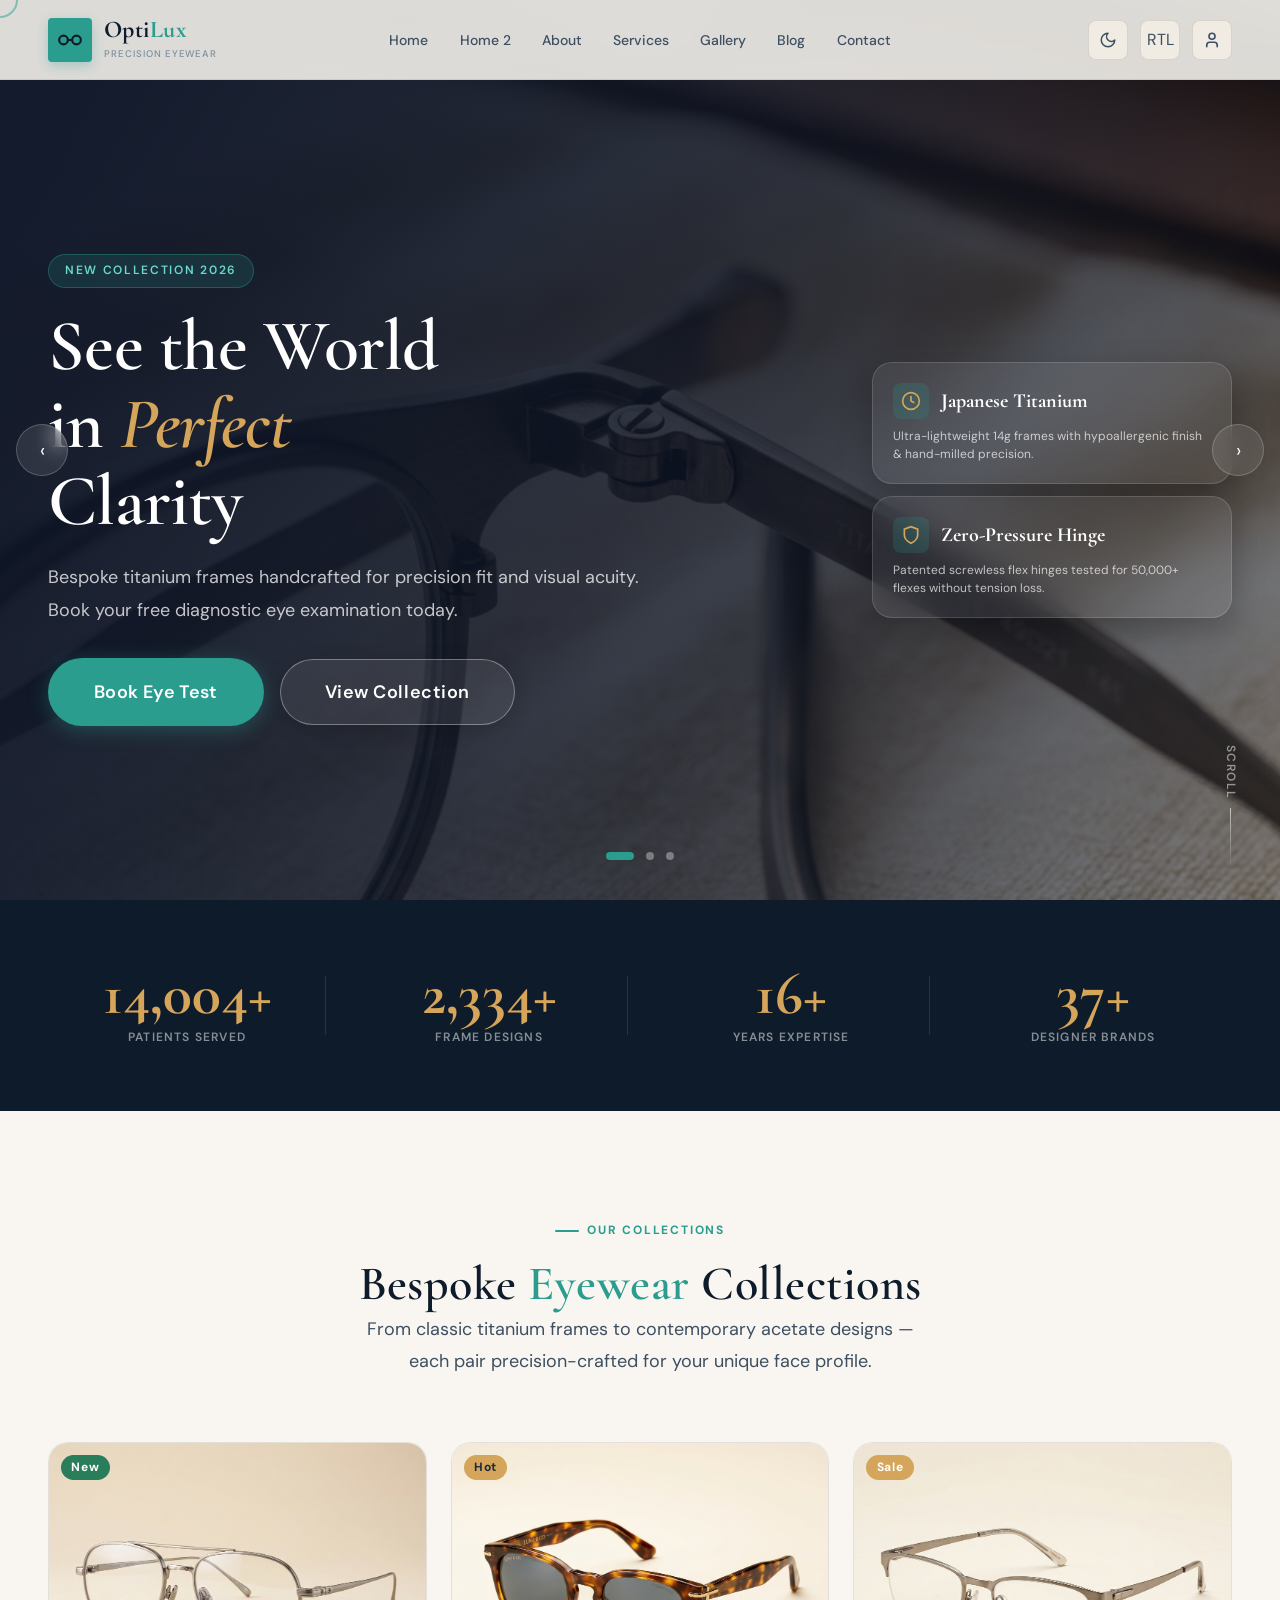
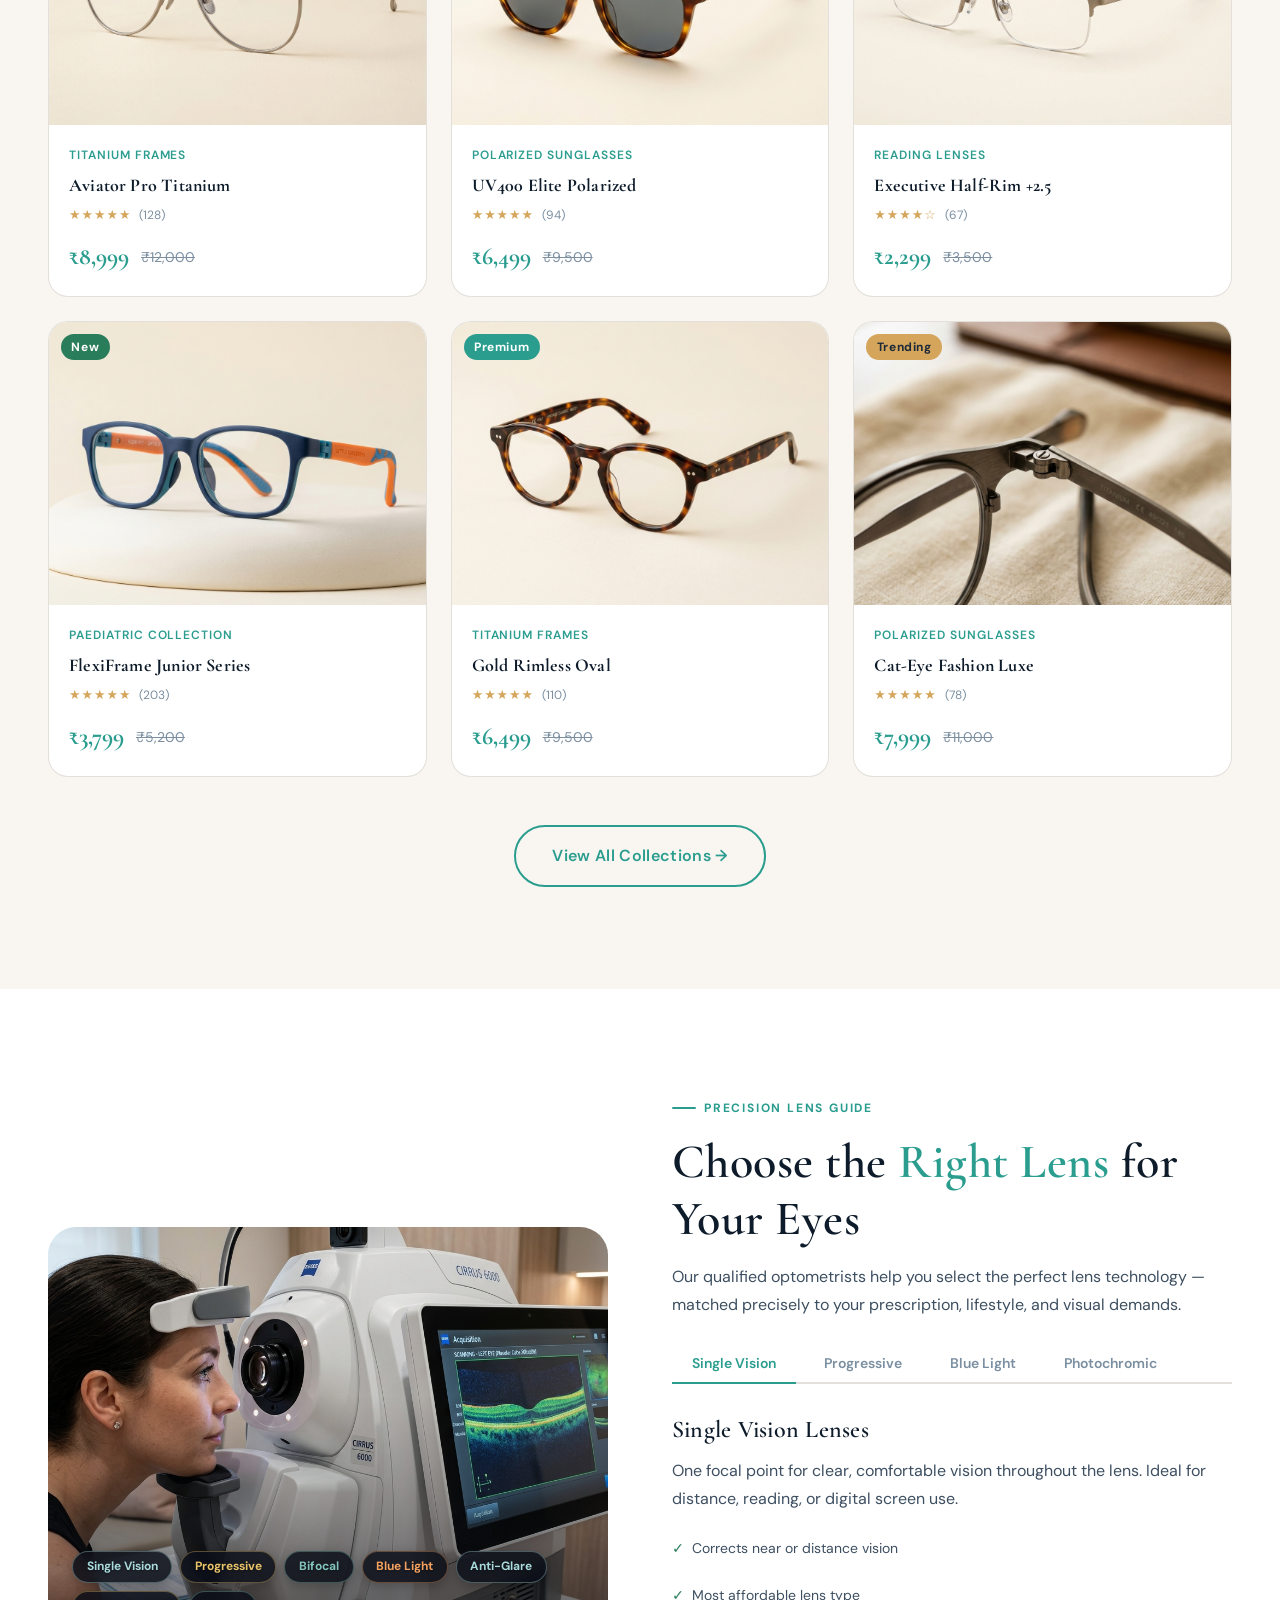
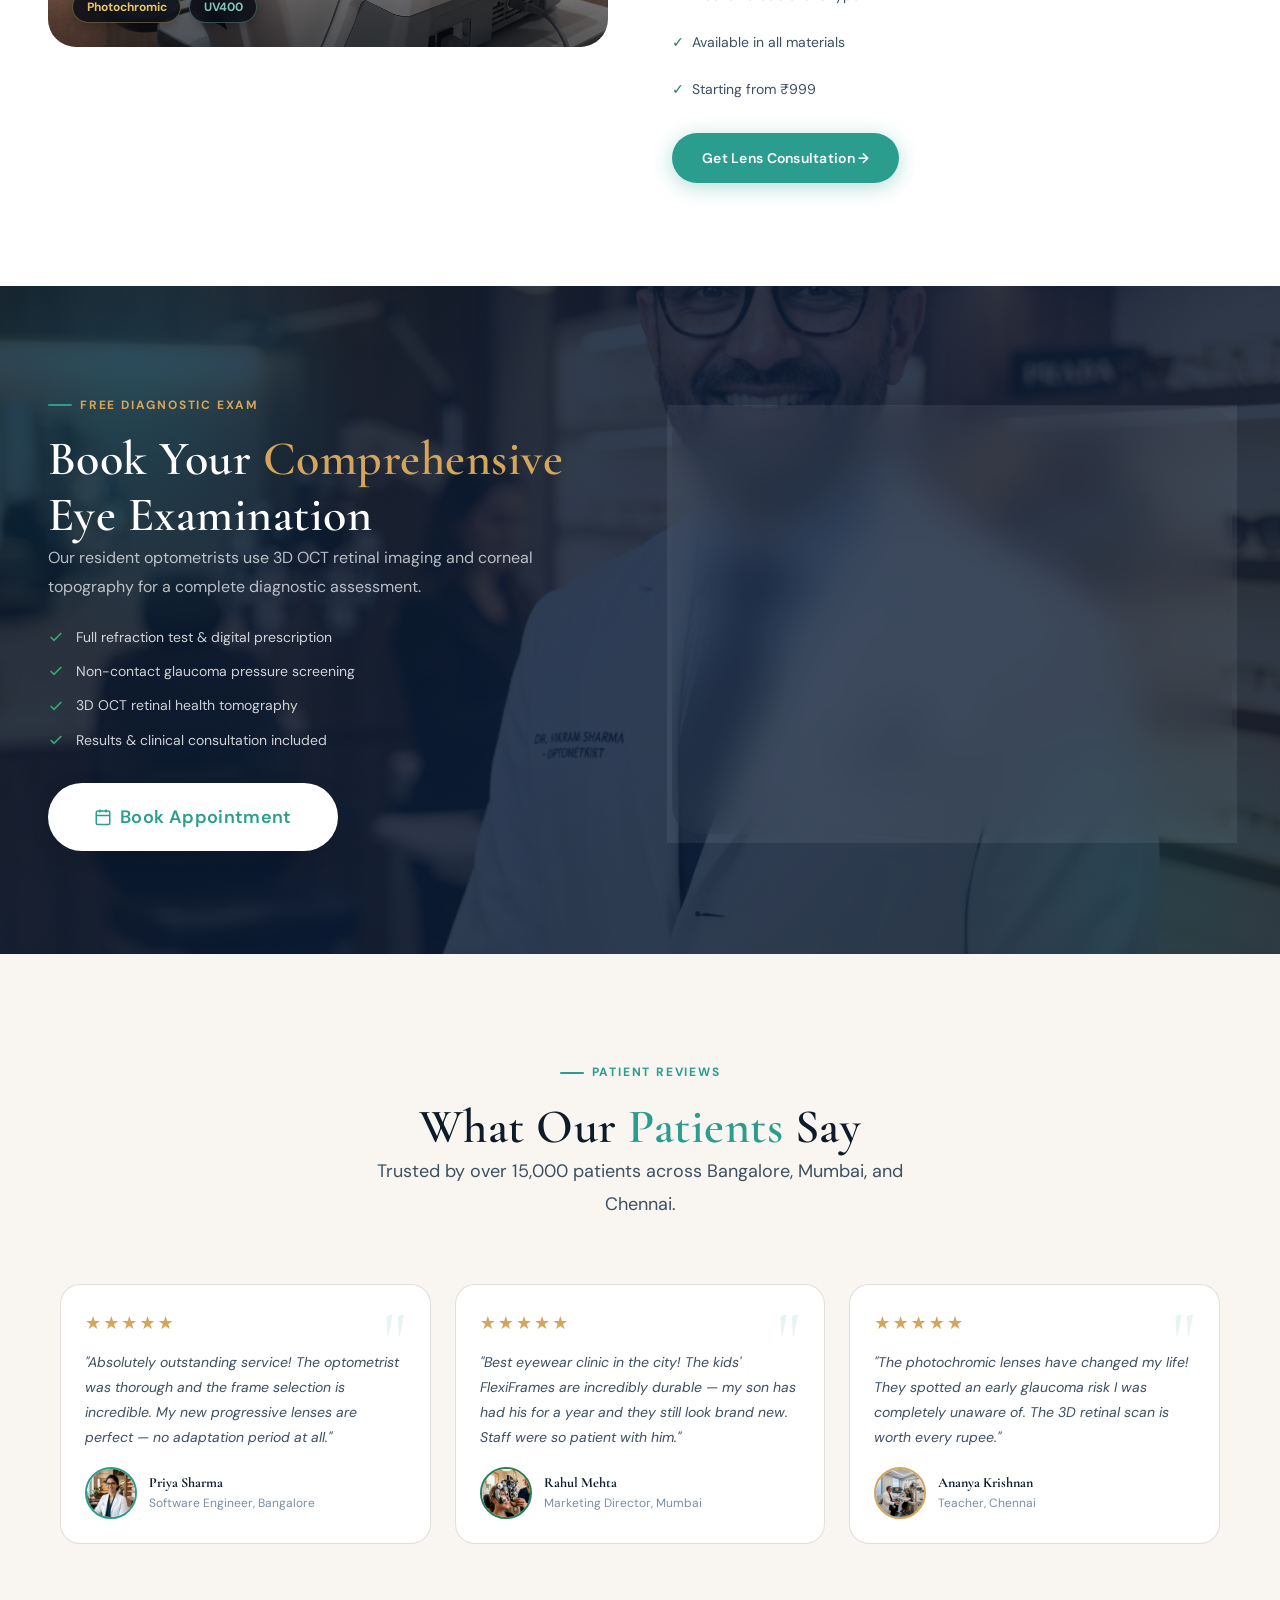
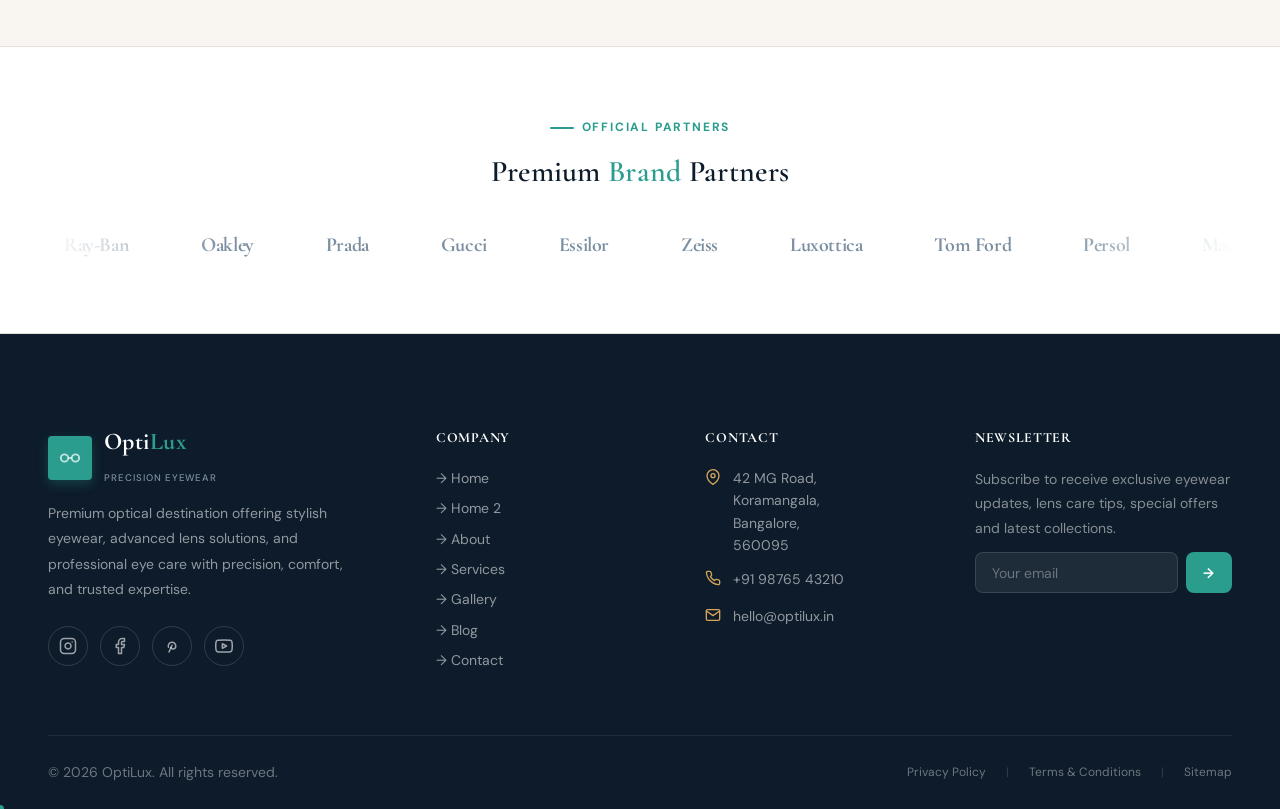
<file: index.html>
<!DOCTYPE html>
<html lang="en" dir="ltr" data-theme="light">
<head>
  <meta charset="UTF-8" />
  <meta name="viewport" content="width=device-width, initial-scale=1.0" />
  <title>OptiLux — Premium Optician &amp; Spectacles Shop</title>
  <meta name="description" content="OptiLux — Bespoke titanium frames, precision lens surfacing, and expert optometry consultations. Book your eye exam today." />
  <meta name="keywords" content="optician, spectacles, eyewear, titanium frames, sunglasses, reading glasses, eye test, lens centration, optometry" />
  <meta property="og:title" content="OptiLux — Precision Optician &amp; Spectacles" />
  <meta property="og:description" content="Bespoke eyewear. Precision diagnostics. Book your eye examination today." />
  <meta property="og:type" content="website" />
  <link rel="canonical" href="index.html" />
  <link rel="stylesheet" href="assets/css/style.css" />
  <link rel="stylesheet" href="assets/css/responsive.css" />
  <link rel="icon" type="image/png" href="assets/images/favicon.png">
  <link rel="shortcut icon" href="assets/images/favicon.png" type="image/png">
  <link rel="apple-touch-icon" href="assets/images/favicon.png">
</head>
<body>

  <!-- Preloader -->
  <div id="preloader">
    <div class="preloader-inner">
      <div class="preloader-logo">Opti<span>Lux</span></div>
      <div class="preloader-bar"><div class="preloader-bar-fill"></div></div>
      <div class="preloader-dots"><div class="preloader-dot"></div><div class="preloader-dot"></div><div class="preloader-dot"></div></div>
    </div>
  </div>

  <!-- Page Progress -->
  <div id="page-progress"></div>

  <!-- ═══ NAVBAR ═══ -->
  <nav class="navbar" role="navigation" aria-label="Main navigation">
    <div class="container nav-inner">
      <a href="index.html" class="nav-logo" aria-label="OptiLux Home">
        <div class="nav-logo-icon">
          <svg width="26" height="26" viewBox="0 0 24 24" fill="none" stroke="currentColor" stroke-width="2"><circle cx="6" cy="12" r="4"/><circle cx="18" cy="12" r="4"/><path d="M10 12h4"/><path d="M2 12h0.5"/><path d="M21.5 12h0.5"/></svg>
        </div>
        <div>
          <span class="nav-logo-text">Opti<span>Lux</span></span>
          <span class="nav-logo-sub">Precision Eyewear</span>
        </div>
      </a>

      <ul class="nav-links" role="list">
        <li><a href="index.html" class="nav-link">Home</a></li>
        <li><a href="home2.html" class="nav-link">Home 2</a></li>
        <li><a href="about.html" class="nav-link">About</a></li>
        <li><a href="services.html" class="nav-link">Services</a></li>
        <li><a href="gallery.html" class="nav-link">Gallery</a></li>
        <li><a href="blog.html" class="nav-link">Blog</a></li>
        <li><a href="contact.html" class="nav-link">Contact</a></li>
      </ul>

      <div class="nav-actions">
        <button class="nav-icon-btn" data-theme-toggle title="Toggle Dark Mode" aria-label="Toggle theme">
          <span class="icon-moon"><svg width="18" height="18" viewBox="0 0 24 24" fill="none" stroke="currentColor" stroke-width="2" stroke-linecap="round" stroke-linejoin="round"><path d="M12 3a6 6 0 0 0 9 9 9 9 0 1 1-9-9Z"/></svg></span>
          <span class="icon-sun" style="display:none"><svg width="18" height="18" viewBox="0 0 24 24" fill="none" stroke="currentColor" stroke-width="2" stroke-linecap="round" stroke-linejoin="round"><circle cx="12" cy="12" r="4"/><path d="M12 2v2"/><path d="M12 20v2"/><path d="m4.93 4.93 1.41 1.41"/><path d="m17.66 17.66 1.41 1.41"/><path d="M2 12h2"/><path d="M20 12h2"/><path d="m6.34 17.66-1.41 1.41"/><path d="m19.07 4.93-1.41 1.41"/></svg></span>
        </button>
        <button class="nav-icon-btn" data-rtl-toggle title="Toggle RTL" aria-label="Toggle RTL">RTL</button>
        <div class="profile-dropdown-container">
          <button class="nav-icon-btn" id="profile-btn" aria-label="Profile" aria-haspopup="true" aria-expanded="false">
            <svg width="18" height="18" viewBox="0 0 24 24" fill="none" stroke="currentColor" stroke-width="2.2" stroke-linecap="round" stroke-linejoin="round">
              <path d="M19 21v-2a4 4 0 0 0-4-4H9a4 4 0 0 0-4 4v2" />
              <circle cx="12" cy="7" r="4" />
            </svg>
          </button>
          <div class="profile-dropdown" id="profile-dropdown" aria-hidden="true">
            <a href="login.html">Login</a>
            <a href="signup.html">Signup</a>
          </div>
        </div>
        
        <button class="hamburger" id="hamburger" aria-label="Open menu" aria-expanded="false">
          <span></span><span></span><span></span>
        </button>
      </div>
    </div>
  </nav>

  <!-- Mobile Menu -->
  <div class="mobile-menu" id="mobile-menu" aria-hidden="true">
    <a href="index.html" class="mobile-nav-link">Home</a>
    <a href="home2.html" class="mobile-nav-link">Home 2</a>
    <a href="about.html" class="mobile-nav-link">About</a>
    <a href="services.html" class="mobile-nav-link">Services</a>
    <a href="gallery.html" class="mobile-nav-link">Gallery</a>
    <a href="blog.html" class="mobile-nav-link">Blog</a>
    <a href="contact.html" class="mobile-nav-link">Contact</a>
    <a href="login.html" class="mobile-nav-link">Login</a>
    <a href="signup.html" class="mobile-nav-link">Signup</a>
  </div>

  <!-- ═══ SECTION 1: HERO SLIDER ═══ -->
  <section class="hero-slider" id="hero" aria-label="Hero banner">

    <!-- Slide 1 — Titanium Frames -->
    <div class="slide active" role="tabpanel" aria-label="Slide 1 of 3">
      <div class="slide-bg">
        <img src="assets/images/hero_macro_glasses.png" alt="Premium titanium spectacle frames" style="width:100%;height:100%;object-fit:cover;position:absolute;inset:0" />
        <div style="position:absolute;inset:0;background:linear-gradient(135deg,rgba(9,13,22,0.88) 0%,rgba(9,13,22,0.55) 60%,rgba(9,13,22,0.3) 100%)"></div>
      </div>
      <div class="slide-overlay"></div>
      <div class="container">
        <div class="hero-slide-grid">
          <div class="slide-content">
            <span class="slide-badge">New Collection 2026</span>
            <h1 class="slide-title">See the World<br>in <span>Perfect</span><br>Clarity</h1>
            <p class="slide-desc">Bespoke titanium frames handcrafted for precision fit and visual acuity. Book your free diagnostic eye examination today.</p>
            <div class="slide-actions btn-group">
              <a href="contact.html" class="btn btn-primary btn-xl">Book Eye Test</a>
              <a href="gallery.html" class="btn btn-secondary-luxury btn-xl">View Collection</a>
            </div>
          </div>
          <div class="hero-info-cards">
            <div class="hero-info-card float-anim-slow-1">
              <div class="hero-info-card-header">
                <div class="hero-info-card-icon">
                  <svg width="20" height="20" viewBox="0 0 24 24" fill="none" stroke="currentColor" stroke-width="2"><circle cx="12" cy="12" r="10"/><path d="M12 6v6l4 2"/></svg>
                </div>
                <span class="hero-info-card-title">Japanese Titanium</span>
              </div>
              <p class="hero-info-card-desc">Ultra-lightweight 14g frames with hypoallergenic finish &amp; hand-milled precision.</p>
            </div>
            <div class="hero-info-card float-anim-slow-2">
              <div class="hero-info-card-header">
                <div class="hero-info-card-icon">
                  <svg width="20" height="20" viewBox="0 0 24 24" fill="none" stroke="currentColor" stroke-width="2"><path d="M12 22s8-4 8-10V5l-8-3-8 3v7c0 6 8 10 8 10z"/></svg>
                </div>
                <span class="hero-info-card-title">Zero-Pressure Hinge</span>
              </div>
              <p class="hero-info-card-desc">Patented screwless flex hinges tested for 50,000+ flexes without tension loss.</p>
            </div>
          </div>
        </div>
      </div>
    </div>

    <!-- Slide 2 — Sunglasses -->
    <div class="slide" role="tabpanel" aria-label="Slide 2 of 3">
      <div class="slide-bg">
        <img src="assets/images/hero_sunglasses.png" alt="Polarized UV400 designer sunglasses" style="width:100%;height:100%;object-fit:cover;position:absolute;inset:0" />
        <div style="position:absolute;inset:0;background:linear-gradient(135deg,rgba(9,13,22,0.88) 0%,rgba(9,13,22,0.5) 100%)"></div>
      </div>
      <div class="slide-overlay"></div>
      <div class="container">
        <div class="hero-slide-grid">
          <div class="slide-content">
            <span class="slide-badge">UV400 Shield Collection</span>
            <h1 class="slide-title">Iconic <span>Sun</span>glasses<br>for Every<br>Occasion</h1>
            <p class="slide-desc">Polarized UV400 protection meets luxury design. Premium sunglasses from top designer houses.</p>
            <div class="slide-actions btn-group">
              <a href="gallery.html" class="btn btn-primary btn-xl">Shop Sunglasses</a>
              <a href="about.html" class="btn btn-secondary-luxury btn-xl">Our Story</a>
            </div>
          </div>
          <div class="hero-info-cards">
            <div class="hero-info-card float-anim-slow-1">
              <div class="hero-info-card-header">
                <div class="hero-info-card-icon">
                  <svg width="20" height="20" viewBox="0 0 24 24" fill="none" stroke="currentColor" stroke-width="2"><circle cx="12" cy="12" r="5"/><path d="M12 1v2M12 21v2M4.22 4.22l1.42 1.42M18.36 18.36l1.42 1.42M1 12h2M21 12h2M4.22 19.78l1.42-1.42M18.36 5.64l1.42-1.42"/></svg>
                </div>
                <span class="hero-info-card-title">UV400 &amp; Polarized</span>
              </div>
              <p class="hero-info-card-desc">100% UVA/UVB blockage with anti-glare HD polarization filters for solar protection.</p>
            </div>
            <div class="hero-info-card float-anim-slow-2">
              <div class="hero-info-card-header">
                <div class="hero-info-card-icon">
                  <svg width="20" height="20" viewBox="0 0 24 24" fill="none" stroke="currentColor" stroke-width="2"><path d="M12 2.69l5.66 5.66a8 8 0 1 1-11.31 0z"/></svg>
                </div>
                <span class="hero-info-card-title">Oleophobic Shield</span>
              </div>
              <p class="hero-info-card-desc">Hydrophobic nano-coating repels water droplets, oils, smudges &amp; environmental dust.</p>
            </div>
          </div>
        </div>
      </div>
    </div>

    <!-- Slide 3 — Kids Collection -->
    <div class="slide" role="tabpanel" aria-label="Slide 3 of 3">
      <div class="slide-bg">
        <img src="assets/images/hero_eye_exam.png" alt="Paediatric flexible eyewear collection" style="width:100%;height:100%;object-fit:cover;position:absolute;inset:0" />
        <div style="position:absolute;inset:0;background:linear-gradient(135deg,rgba(9,13,22,0.88) 0%,rgba(9,13,22,0.5) 100%)"></div>
      </div>
      <div class="slide-overlay"></div>
      <div class="container">
        <div class="hero-slide-grid">
          <div class="slide-content">
            <span class="slide-badge">Paediatric Collection</span>
            <h1 class="slide-title">Bright Eyes,<br><span>Brighter</span><br>Futures</h1>
            <p class="slide-desc">Impact-resistant FlexiFrame Junior series — engineered for active children aged 3–16. Book a family eye screening and save 20%.</p>
            <div class="slide-actions btn-group">
              <a href="gallery.html" class="btn btn-primary btn-xl">Kids Collection</a>
              <a href="services.html" class="btn btn-secondary-luxury btn-xl">Learn More</a>
            </div>
          </div>
          <div class="hero-info-cards">
            <div class="hero-info-card float-anim-slow-1">
              <div class="hero-info-card-header">
                <div class="hero-info-card-icon">
                  <svg width="20" height="20" viewBox="0 0 24 24" fill="none" stroke="currentColor" stroke-width="2"><polygon points="12 2 15.09 8.26 22 9.27 17 14.14 18.18 21.02 12 17.77 5.82 21.02 7 14.14 2 9.27 8.91 8.26 12 2"/></svg>
                </div>
                <span class="hero-info-card-title">FlexiFrame™ Tech</span>
              </div>
              <p class="hero-info-card-desc">BPA-free medical-grade silicone engineered for high-impact activity in children aged 3–16.</p>
            </div>
            <div class="hero-info-card float-anim-slow-2">
              <div class="hero-info-card-header">
                <div class="hero-info-card-icon">
                  <svg width="20" height="20" viewBox="0 0 24 24" fill="none" stroke="currentColor" stroke-width="2"><path d="M22 11.08V12a10 10 0 1 1-5.93-9.14"/><polyline points="22 4 12 14.01 9 11.01"/></svg>
                </div>
                <span class="hero-info-card-title">12-Mo Protection</span>
              </div>
              <p class="hero-info-card-desc">Zero-hassle replacement coverage for accidental frame breakage &amp; lens scratching.</p>
            </div>
          </div>
        </div>
      </div>
    </div>

    <!-- Slider Controls -->
    <div class="slider-arrows">
      <button class="slider-btn slider-prev" aria-label="Previous slide">‹</button>
      <button class="slider-btn slider-next" aria-label="Next slide">›</button>
    </div>
    <div class="slider-controls" role="tablist" aria-label="Slide navigation">
      <div class="slider-dot active" role="tab" aria-label="Slide 1" tabindex="0"></div>
      <div class="slider-dot" role="tab" aria-label="Slide 2" tabindex="0"></div>
      <div class="slider-dot" role="tab" aria-label="Slide 3" tabindex="0"></div>
    </div>

    <!-- Scroll indicator -->
    <div class="scroll-indicator" aria-hidden="true">
      <span>Scroll</span>
      <div class="scroll-indicator-line"></div>
    </div>
  </section>

  <!-- ═══ SECTION 2: STATS BAR ═══ -->
  <section class="stats-bar" aria-label="Statistics">
    <div class="container">
      <div class="stats-grid">
        <div class="stat-item reveal">
          <div class="stat-number"><span data-counter data-target="15000" data-suffix="+">15,000+</span></div>
          <div class="stat-label">Patients Served</div>
        </div>
        <div class="stat-item reveal stagger-2">
          <div class="stat-number"><span data-counter data-target="2500" data-suffix="+">2,500+</span></div>
          <div class="stat-label">Frame Designs</div>
        </div>
        <div class="stat-item reveal stagger-3">
          <div class="stat-number"><span data-counter data-target="18" data-suffix="">18</span><span style="color:var(--cyan)">+</span></div>
          <div class="stat-label">Years Expertise</div>
        </div>
        <div class="stat-item reveal stagger-4">
          <div class="stat-number"><span data-counter data-target="40" data-suffix="+">40+</span></div>
          <div class="stat-label">Designer Brands</div>
        </div>
      </div>
    </div>
  </section>

  <!-- ═══ SECTION 3: FEATURED COLLECTIONS ═══ -->
  <section class="section bg-primary" id="collections" aria-label="Featured collections">
    <div class="container">
      <div class="section-header">
        <span class="section-label">Our Collections</span>
        <h2 class="section-title reveal">Bespoke <span>Eyewear</span> Collections</h2>
        <p class="section-subtitle reveal stagger-2">From classic titanium frames to contemporary acetate designs — each pair precision-crafted for your unique face profile.</p>
      </div>

      <div class="grid grid-auto gap-6">

        <!-- Titanium Aviator Frames -->
        <article class="product-card reveal" data-id="aviator-pro-titanium" aria-label="Titanium Aviator Frames">
          <div class="product-card-img">
            <img src="assets/images/prod_aviator.png" alt="Titanium Aviator Pro frames" style="width:100%;height:100%;object-fit:cover" />
            <span class="product-badge new">New</span>
            <div class="product-card-actions">
              <button class="product-action-btn" data-action="wishlist" title="Wishlist" aria-label="Add to wishlist">
                <svg width="16" height="16" viewBox="0 0 24 24" fill="none" stroke="currentColor" stroke-width="2"><path d="M20.84 4.61a5.5 5.5 0 0 0-7.78 0L12 5.67l-1.06-1.06a5.5 5.5 0 0 0-7.78 7.78l1.06 1.06L12 21.23l7.78-7.78 1.06-1.06a5.5 5.5 0 0 0 0-7.78z"/></svg>
              </button>
              <button class="product-action-btn" data-action="quickview" title="Quick view" aria-label="Quick view">
                <svg width="16" height="16" viewBox="0 0 24 24" fill="none" stroke="currentColor" stroke-width="2"><path d="M1 12s4-8 11-8 11 8 11 8-4 8-11 8-11-8-11-8z"/><circle cx="12" cy="12" r="3"/></svg>
              </button>
            </div>
          </div>
          <div class="product-card-body">
            <p class="product-category">Titanium Frames</p>
            <h3 class="product-name">Aviator Pro Titanium</h3>
            <div class="product-rating"><span class="stars">★★★★★</span><span class="rating-count">(128)</span></div>
            <div class="product-price"><span class="price-current">₹8,999</span><span class="price-original">₹12,000</span></div>
          </div>
        </article>

        <!-- Polarized Sunglasses -->
        <article class="product-card reveal stagger-2" data-id="uv400-elite-polarized" aria-label="Polarized UV400 Sunglasses">
          <div class="product-card-img">
            <img src="assets/images/prod_sunglasses.png" alt="Polarized UV400 Elite sunglasses" style="width:100%;height:100%;object-fit:cover" />
            <span class="product-badge hot">Hot</span>
            <div class="product-card-actions">
              <button class="product-action-btn" data-action="wishlist" title="Wishlist" aria-label="Add to wishlist">
                <svg width="16" height="16" viewBox="0 0 24 24" fill="none" stroke="currentColor" stroke-width="2"><path d="M20.84 4.61a5.5 5.5 0 0 0-7.78 0L12 5.67l-1.06-1.06a5.5 5.5 0 0 0-7.78 7.78l1.06 1.06L12 21.23l7.78-7.78 1.06-1.06a5.5 5.5 0 0 0 0-7.78z"/></svg>
              </button>
              <button class="product-action-btn" data-action="quickview" title="Quick view" aria-label="Quick view">
                <svg width="16" height="16" viewBox="0 0 24 24" fill="none" stroke="currentColor" stroke-width="2"><path d="M1 12s4-8 11-8 11 8 11 8-4 8-11 8-11-8-11-8z"/><circle cx="12" cy="12" r="3"/></svg>
              </button>
            </div>
          </div>
          <div class="product-card-body">
            <p class="product-category">Polarized Sunglasses</p>
            <h3 class="product-name">UV400 Elite Polarized</h3>
            <div class="product-rating"><span class="stars">★★★★★</span><span class="rating-count">(94)</span></div>
            <div class="product-price"><span class="price-current">₹6,499</span><span class="price-original">₹9,500</span></div>
          </div>
        </article>

        <!-- Reading Glasses -->
        <article class="product-card reveal stagger-3" data-id="executive-half-rim-2-5" aria-label="Executive Reading Glasses">
          <div class="product-card-img">
            <img src="assets/images/prod_reading.png" alt="Executive half-rim reading glasses" style="width:100%;height:100%;object-fit:cover" />
            <span class="product-badge" style="background:var(--amber);color:#fff">Sale</span>
            <div class="product-card-actions">
              <button class="product-action-btn" data-action="wishlist" title="Wishlist" aria-label="Add to wishlist">
                <svg width="16" height="16" viewBox="0 0 24 24" fill="none" stroke="currentColor" stroke-width="2"><path d="M20.84 4.61a5.5 5.5 0 0 0-7.78 0L12 5.67l-1.06-1.06a5.5 5.5 0 0 0-7.78 7.78l1.06 1.06L12 21.23l7.78-7.78 1.06-1.06a5.5 5.5 0 0 0 0-7.78z"/></svg>
              </button>
              <button class="product-action-btn" data-action="quickview" title="Quick view" aria-label="Quick view">
                <svg width="16" height="16" viewBox="0 0 24 24" fill="none" stroke="currentColor" stroke-width="2"><path d="M1 12s4-8 11-8 11 8 11 8-4 8-11 8-11-8-11-8z"/><circle cx="12" cy="12" r="3"/></svg>
              </button>
            </div>
          </div>
          <div class="product-card-body">
            <p class="product-category">Reading Lenses</p>
            <h3 class="product-name">Executive Half-Rim +2.5</h3>
            <div class="product-rating"><span class="stars">★★★★☆</span><span class="rating-count">(67)</span></div>
            <div class="product-price"><span class="price-current">₹2,299</span><span class="price-original">₹3,500</span></div>
          </div>
        </article>

        <!-- Kids Collection -->
        <article class="product-card reveal stagger-4" data-id="flexiframe-junior-series" aria-label="Paediatric FlexiFrame Collection">
          <div class="product-card-img">
            <img src="assets/images/prod_kids.png" alt="FlexiFrame Junior paediatric eyewear" style="width:100%;height:100%;object-fit:cover" />
            <span class="product-badge new">New</span>
            <div class="product-card-actions">
              <button class="product-action-btn" data-action="wishlist" title="Wishlist" aria-label="Add to wishlist">
                <svg width="16" height="16" viewBox="0 0 24 24" fill="none" stroke="currentColor" stroke-width="2"><path d="M20.84 4.61a5.5 5.5 0 0 0-7.78 0L12 5.67l-1.06-1.06a5.5 5.5 0 0 0-7.78 7.78l1.06 1.06L12 21.23l7.78-7.78 1.06-1.06a5.5 5.5 0 0 0 0-7.78z"/></svg>
              </button>
              <button class="product-action-btn" data-action="quickview" title="Quick view" aria-label="Quick view">
                <svg width="16" height="16" viewBox="0 0 24 24" fill="none" stroke="currentColor" stroke-width="2"><path d="M1 12s4-8 11-8 11 8 11 8-4 8-11 8-11-8-11-8z"/><circle cx="12" cy="12" r="3"/></svg>
              </button>
            </div>
          </div>
          <div class="product-card-body">
            <p class="product-category">Paediatric Collection</p>
            <h3 class="product-name">FlexiFrame Junior Series</h3>
            <div class="product-rating"><span class="stars">★★★★★</span><span class="rating-count">(203)</span></div>
            <div class="product-price"><span class="price-current">₹3,799</span><span class="price-original">₹5,200</span></div>
          </div>
        </article>

        <!-- Gold Rimless Oval -->
        <article class="product-card reveal stagger-1" data-id="gold-rimless-oval" aria-label="Gold Rimless Oval Frames">
          <div class="product-card-img">
            <img src="assets/images/prod_classic.png" alt="Gold Rimless Oval" style="width:100%;height:100%;object-fit:cover" />
            <span class="product-badge">Premium</span>
            <div class="product-card-actions">
              <button class="product-action-btn" data-action="wishlist" title="Wishlist" aria-label="Add to wishlist">
                <svg width="16" height="16" viewBox="0 0 24 24" fill="none" stroke="currentColor" stroke-width="2"><path d="M20.84 4.61a5.5 5.5 0 0 0-7.78 0L12 5.67l-1.06-1.06a5.5 5.5 0 0 0-7.78 7.78l1.06 1.06L12 21.23l7.78-7.78 1.06-1.06a5.5 5.5 0 0 0 0-7.78z"/></svg>
              </button>
              <button class="product-action-btn" data-action="quickview" title="Quick view" aria-label="Quick view">
                <svg width="16" height="16" viewBox="0 0 24 24" fill="none" stroke="currentColor" stroke-width="2"><path d="M1 12s4-8 11-8 11 8 11 8-4 8-11 8-11-8-11-8z"/><circle cx="12" cy="12" r="3"/></svg>
              </button>
            </div>
          </div>
          <div class="product-card-body">
            <p class="product-category">Titanium Frames</p>
            <h3 class="product-name">Gold Rimless Oval</h3>
            <div class="product-rating"><span class="stars">★★★★★</span><span class="rating-count">(110)</span></div>
            <div class="product-price"><span class="price-current">₹6,499</span><span class="price-original">₹9,500</span></div>
          </div>
        </article>

        <!-- Cat-Eye Fashion Luxe -->
        <article class="product-card reveal stagger-2" data-id="cat-eye-fashion-luxe" aria-label="Cat-Eye Fashion Luxe Sunglasses">
          <div class="product-card-img">
            <img src="assets/images/hero_macro_glasses.png" alt="Cat-Eye Fashion Luxe" style="width:100%;height:100%;object-fit:cover" />
            <span class="product-badge hot">Trending</span>
            <div class="product-card-actions">
              <button class="product-action-btn" data-action="wishlist" title="Wishlist" aria-label="Add to wishlist">
                <svg width="16" height="16" viewBox="0 0 24 24" fill="none" stroke="currentColor" stroke-width="2"><path d="M20.84 4.61a5.5 5.5 0 0 0-7.78 0L12 5.67l-1.06-1.06a5.5 5.5 0 0 0-7.78 7.78l1.06 1.06L12 21.23l7.78-7.78 1.06-1.06a5.5 5.5 0 0 0 0-7.78z"/></svg>
              </button>
              <button class="product-action-btn" data-action="quickview" title="Quick view" aria-label="Quick view">
                <svg width="16" height="16" viewBox="0 0 24 24" fill="none" stroke="currentColor" stroke-width="2"><path d="M1 12s4-8 11-8 11 8 11 8-4 8-11 8-11-8-11-8z"/><circle cx="12" cy="12" r="3"/></svg>
              </button>
            </div>
          </div>
          <div class="product-card-body">
            <p class="product-category">Polarized Sunglasses</p>
            <h3 class="product-name">Cat-Eye Fashion Luxe</h3>
            <div class="product-rating"><span class="stars">★★★★★</span><span class="rating-count">(78)</span></div>
            <div class="product-price"><span class="price-current">₹7,999</span><span class="price-original">₹11,000</span></div>
          </div>
        </article>

      </div>

      <div class="text-center" style="margin-top:var(--space-12)">
        <a href="gallery.html" class="btn btn-secondary btn-lg">View All Collections →</a>
      </div>
    </div>
  </section>

  <!-- ═══ SECTION 4: LENS GUIDE ═══ -->
  <section class="section bg-secondary" id="lens-guide" aria-label="Lens guide">
    <div class="container">
      <div class="grid grid-2 gap-8 items-center" style="grid-template-columns:1fr 1fr;gap:var(--space-16)">

        <!-- Left: Visual — Real Photo -->
        <div class="reveal-left" style="position:relative">
          <div style="border-radius:var(--radius-2xl);overflow:hidden;position:relative">
            <img src="assets/images/service_diag.png" alt="Optometrist performing lens centration diagnostic" style="width:100%;height:420px;object-fit:cover;display:block" />
            <div style="position:absolute;inset:0;background:linear-gradient(to top,rgba(9,13,22,0.6) 0%,transparent 60%)"></div>
            <!-- Lens type badge overlay -->
            <div style="position:absolute;bottom:var(--space-6);left:var(--space-6);right:var(--space-6);display:flex;flex-wrap:wrap;gap:var(--space-2)">
              <span class="badge badge-blue">Single Vision</span>
              <span class="badge badge-cyan">Progressive</span>
              <span class="badge badge-green">Bifocal</span>
              <span class="badge badge-amber">Blue Light</span>
              <span class="badge badge-blue">Anti-Glare</span>
              <span class="badge badge-cyan">Photochromic</span>
              <span class="badge badge-green">UV400</span>
            </div>
          </div>
        </div>

        <!-- Right: Content + Tabs -->
        <div class="reveal-right">
          <span class="section-label">Precision Lens Guide</span>
          <h2 class="section-title" style="text-align:left;margin-bottom:var(--space-4)">Choose the <span>Right Lens</span> for Your Eyes</h2>
          <p style="margin-bottom:var(--space-6);color:var(--text-secondary)">Our qualified optometrists help you select the perfect lens technology — matched precisely to your prescription, lifestyle, and visual demands.</p>

          <div data-tabs>
            <div class="tab-nav">
              <button class="tab-btn active" data-tab="single-vision">Single Vision</button>
              <button class="tab-btn" data-tab="progressive">Progressive</button>
              <button class="tab-btn" data-tab="blue-light">Blue Light</button>
              <button class="tab-btn" data-tab="photochromic">Photochromic</button>
            </div>

            <div id="single-vision" class="tab-content active" data-tab-content="single-vision">
              <h4 style="margin-bottom:var(--space-3);color:var(--text-primary)">Single Vision Lenses</h4>
              <p style="margin-bottom:var(--space-4)">One focal point for clear, comfortable vision throughout the lens. Ideal for distance, reading, or digital screen use.</p>
              <ul style="display:flex;flex-direction:column;gap:var(--space-2)">
                <li class="pricing-feature"><span class="check">✓</span> Corrects near or distance vision</li>
                <li class="pricing-feature"><span class="check">✓</span> Most affordable lens type</li>
                <li class="pricing-feature"><span class="check">✓</span> Available in all materials</li>
                <li class="pricing-feature"><span class="check">✓</span> Starting from ₹999</li>
              </ul>
            </div>

            <div id="progressive" class="tab-content" data-tab-content="progressive">
              <h4 style="margin-bottom:var(--space-3);color:var(--text-primary)">HD Freeform Progressive</h4>
              <p style="margin-bottom:var(--space-4)">Digital freeform surfacing for seamless distance, intermediate, and near vision — all in one precision lens.</p>
              <ul style="display:flex;flex-direction:column;gap:var(--space-2)">
                <li class="pricing-feature"><span class="check">✓</span> Three vision zones in one lens</li>
                <li class="pricing-feature"><span class="check">✓</span> Wider reading channel</li>
                <li class="pricing-feature"><span class="check">✓</span> German freeform surfacing</li>
                <li class="pricing-feature"><span class="check">✓</span> Starting from ₹3,999</li>
              </ul>
            </div>

            <div id="blue-light" class="tab-content" data-tab-content="blue-light">
              <h4 style="margin-bottom:var(--space-3);color:var(--text-primary)">Anti-Blue HEV Filter Lenses</h4>
              <p style="margin-bottom:var(--space-4)">Vacuum-deposited AR coating filtering 415–455nm high-energy visible wavelengths from screens.</p>
              <ul style="display:flex;flex-direction:column;gap:var(--space-2)">
                <li class="pricing-feature"><span class="check">✓</span> Reduces digital eye strain</li>
                <li class="pricing-feature"><span class="check">✓</span> Improves sleep quality</li>
                <li class="pricing-feature"><span class="check">✓</span> Anti-reflective + scratch coating</li>
                <li class="pricing-feature"><span class="check">✓</span> Starting from ₹1,999</li>
              </ul>
            </div>

            <div id="photochromic" class="tab-content" data-tab-content="photochromic">
              <h4 style="margin-bottom:var(--space-3);color:var(--text-primary)">Photochromic Transition Lenses</h4>
              <p style="margin-bottom:var(--space-4)">Automatically adapt to ambient UV light — fully clear indoors, dark outside in seconds.</p>
              <ul style="display:flex;flex-direction:column;gap:var(--space-2)">
                <li class="pricing-feature"><span class="check">✓</span> Adapts to all light conditions</li>
                <li class="pricing-feature"><span class="check">✓</span> UV400 protection built-in</li>
                <li class="pricing-feature"><span class="check">✓</span> No separate sunglasses needed</li>
                <li class="pricing-feature"><span class="check">✓</span> Starting from ₹4,499</li>
              </ul>
            </div>
          </div>

          <a href="services.html#lens-guide" class="btn btn-primary" style="margin-top:var(--space-6)">Get Lens Consultation →</a>
        </div>
      </div>
    </div>
  </section>

  <!-- ═══ SECTION 5: EYE TEST CTA ═══ -->
  <section style="position:relative;padding-block:var(--section-py);background:linear-gradient(135deg,var(--graphite-deep) 0%,#0c1e3a 50%,var(--graphite-deep) 100%);overflow:hidden" aria-label="Eye test booking">
    <div style="position:absolute;inset:0;overflow:hidden">
      <img src="assets/images/team_1.png" alt="OptiLux optical studio interior" style="width:100%;height:100%;object-fit:cover;opacity:0.15" />
    </div>
    <div style="position:absolute;top:-20%;left:-10%;width:500px;height:500px;background:radial-gradient(circle,rgba(6,182,212,0.15) 0%,transparent 70%);pointer-events:none"></div>
    <div style="position:absolute;bottom:-20%;right:-5%;width:400px;height:400px;background:radial-gradient(circle,rgba(13,148,136,0.12) 0%,transparent 70%);pointer-events:none"></div>

    <div class="container" style="position:relative;z-index:5">
      <div class="grid" style="grid-template-columns:1fr 1fr;gap:var(--space-16);align-items:center">
        <div class="reveal-left">
          <span class="section-label" style="color:var(--cyan)">Free Diagnostic Exam</span>
          <h2 class="section-title" style="color:#fff;text-align:left">Book Your <span style="color:var(--cyan)">Comprehensive</span><br>Eye Examination</h2>
          <p style="color:rgba(255,255,255,0.7);margin-bottom:var(--space-6);line-height:1.8">Our resident optometrists use 3D OCT retinal imaging and corneal topography for a complete diagnostic assessment.</p>
          <ul style="display:flex;flex-direction:column;gap:var(--space-3);margin-bottom:var(--space-8)">
            <li style="display:flex;align-items:center;gap:var(--space-3);color:rgba(255,255,255,0.8);font-size:var(--text-sm)">
              <svg width="16" height="16" viewBox="0 0 24 24" fill="none" stroke="var(--emerald-light)" stroke-width="2.5"><polyline points="20 6 9 17 4 12"/></svg>
              Full refraction test &amp; digital prescription
            </li>
            <li style="display:flex;align-items:center;gap:var(--space-3);color:rgba(255,255,255,0.8);font-size:var(--text-sm)">
              <svg width="16" height="16" viewBox="0 0 24 24" fill="none" stroke="var(--emerald-light)" stroke-width="2.5"><polyline points="20 6 9 17 4 12"/></svg>
              Non-contact glaucoma pressure screening
            </li>
            <li style="display:flex;align-items:center;gap:var(--space-3);color:rgba(255,255,255,0.8);font-size:var(--text-sm)">
              <svg width="16" height="16" viewBox="0 0 24 24" fill="none" stroke="var(--emerald-light)" stroke-width="2.5"><polyline points="20 6 9 17 4 12"/></svg>
              3D OCT retinal health tomography
            </li>
            <li style="display:flex;align-items:center;gap:var(--space-3);color:rgba(255,255,255,0.8);font-size:var(--text-sm)">
              <svg width="16" height="16" viewBox="0 0 24 24" fill="none" stroke="var(--emerald-light)" stroke-width="2.5"><polyline points="20 6 9 17 4 12"/></svg>
              Results &amp; clinical consultation included
            </li>
          </ul>
          <a href="contact.html" class="btn btn-white btn-xl">
            <svg width="18" height="18" viewBox="0 0 24 24" fill="none" stroke="currentColor" stroke-width="2"><rect x="3" y="4" width="18" height="18" rx="2" ry="2"/><line x1="16" y1="2" x2="16" y2="6"/><line x1="8" y1="2" x2="8" y2="6"/><line x1="3" y1="10" x2="21" y2="10"/></svg>
            Book Appointment
          </a>
        </div>

        <!-- Booking Form -->
        <div class="glass-container reveal-right" style="background:rgba(255,255,255,0.07);border-color:rgba(255,255,255,0.12)">
          <h3 style="color:#fff;font-family:var(--font-display);font-size:var(--text-xl);margin-bottom:var(--space-5)">Quick Booking</h3>
          <form data-form="booking" novalidate>
            <div class="form-group">
              <label class="form-label" style="color:rgba(255,255,255,0.8)" for="bk-name">Full Name</label>
              <div class="input-icon-wrap">
                <span class="input-icon">
                  <svg width="16" height="16" viewBox="0 0 24 24" fill="none" stroke="currentColor" stroke-width="2"><path d="M20 21v-2a4 4 0 0 0-4-4H8a4 4 0 0 0-4 4v2"/><circle cx="12" cy="7" r="4"/></svg>
                </span>
                <input type="text" id="bk-name" class="form-input" placeholder="Your full name"
                  style="background:rgba(255,255,255,0.08);border-color:rgba(255,255,255,0.15);color:#fff"
                  data-validate="required" />
              </div>
            </div>
            <div class="form-row">
              <div class="form-group">
                <label class="form-label" style="color:rgba(255,255,255,0.8)" for="bk-phone">Phone</label>
                <div class="input-icon-wrap">
                  <span class="input-icon">
                    <svg width="16" height="16" viewBox="0 0 24 24" fill="none" stroke="currentColor" stroke-width="2"><path d="M22 16.92v3a2 2 0 0 1-2.18 2 19.79 19.79 0 0 1-8.63-3.07 19.5 19.5 0 0 1-6-6 19.79 19.79 0 0 1-3.07-8.67A2 2 0 0 1 4.11 2h3a2 2 0 0 1 2 1.72 12.84 12.84 0 0 0 .7 2.81 2 2 0 0 1-.45 2.11L8.09 9.91a16 16 0 0 0 6 6l1.27-1.27a2 2 0 0 1 2.11-.45 12.84 12.84 0 0 0 2.81.7A2 2 0 0 1 22 16.92z"/></svg>
                  </span>
                  <input type="tel" id="bk-phone" class="form-input" placeholder="+91 98765 43210"
                    style="background:rgba(255,255,255,0.08);border-color:rgba(255,255,255,0.15);color:#fff"
                    data-validate="required,phone" />
                </div>
              </div>
              <div class="form-group">
                <label class="form-label" style="color:rgba(255,255,255,0.8)" for="booking-date">Date</label>
                <input type="date" id="booking-date" class="form-input"
                  style="background:rgba(255,255,255,0.08);border-color:rgba(255,255,255,0.15);color:#fff"
                  data-validate="required" />
              </div>
            </div>
            <div class="form-group">
              <label class="form-label" style="color:rgba(255,255,255,0.8)">Preferred Time Slot</label>
              <div style="display:flex;flex-wrap:wrap;gap:var(--space-2)">
                <button type="button" class="time-slot" style="padding:0.4rem 0.9rem;border-radius:var(--radius-full);background:rgba(255,255,255,0.08);color:rgba(255,255,255,0.7);border:1px solid rgba(255,255,255,0.15);font-size:var(--text-xs);cursor:pointer;transition:all 0.2s">9:00 AM</button>
                <button type="button" class="time-slot" style="padding:0.4rem 0.9rem;border-radius:var(--radius-full);background:rgba(255,255,255,0.08);color:rgba(255,255,255,0.7);border:1px solid rgba(255,255,255,0.15);font-size:var(--text-xs);cursor:pointer;transition:all 0.2s">11:00 AM</button>
                <button type="button" class="time-slot" style="padding:0.4rem 0.9rem;border-radius:var(--radius-full);background:rgba(255,255,255,0.08);color:rgba(255,255,255,0.7);border:1px solid rgba(255,255,255,0.15);font-size:var(--text-xs);cursor:pointer;transition:all 0.2s">2:00 PM</button>
                <button type="button" class="time-slot" style="padding:0.4rem 0.9rem;border-radius:var(--radius-full);background:rgba(255,255,255,0.08);color:rgba(255,255,255,0.7);border:1px solid rgba(255,255,255,0.15);font-size:var(--text-xs);cursor:pointer;transition:all 0.2s">4:00 PM</button>
              </div>
              <input type="hidden" id="selected-time" value="" />
            </div>
            <button type="submit" class="btn btn-primary w-full" style="justify-content:center;margin-top:var(--space-2)">
              <svg width="16" height="16" viewBox="0 0 24 24" fill="none" stroke="currentColor" stroke-width="2"><rect x="3" y="4" width="18" height="18" rx="2" ry="2"/><line x1="16" y1="2" x2="16" y2="6"/><line x1="8" y1="2" x2="8" y2="6"/><line x1="3" y1="10" x2="21" y2="10"/></svg>
              Confirm Booking
            </button>
          </form>
        </div>
      </div>
    </div>
  </section>

  <!-- ═══ SECTION 6: TESTIMONIALS ═══ -->
  <section class="section bg-primary" id="testimonials" aria-label="Patient testimonials">
    <div class="container">
      <div class="section-header">
        <span class="section-label">Patient Reviews</span>
        <h2 class="section-title reveal">What Our <span>Patients</span> Say</h2>
        <p class="section-subtitle reveal stagger-2">Trusted by over 15,000 patients across Bangalore, Mumbai, and Chennai.</p>
      </div>

      <div data-carousel style="overflow:hidden">
        <div data-carousel-track style="display:flex;transition:transform 0.55s ease;gap:0">
          <div style="min-width:33.33%;padding:0 var(--space-3)">
            <div class="testimonial-card reveal">
              <div class="testimonial-stars">★★★★★</div>
              <p class="testimonial-text">"Absolutely outstanding service! The optometrist was thorough and the frame selection is incredible. My new progressive lenses are perfect — no adaptation period at all."</p>
              <div class="testimonial-author">
                <img src="assets/images/team_2.png" alt="Priya Sharma" style="width:52px;height:52px;border-radius:50%;object-fit:cover;border:2px solid var(--sapphire);flex-shrink:0" />
                <div>
                  <div class="testimonial-name">Priya Sharma</div>
                  <div class="testimonial-role">Software Engineer, Bangalore</div>
                </div>
              </div>
            </div>
          </div>
          <div style="min-width:33.33%;padding:0 var(--space-3)">
            <div class="testimonial-card reveal stagger-2">
              <div class="testimonial-stars">★★★★★</div>
              <p class="testimonial-text">"Best eyewear clinic in the city! The kids' FlexiFrames are incredibly durable — my son has had his for a year and they still look brand new. Staff were so patient with him."</p>
              <div class="testimonial-author">
                <img src="assets/images/blog_exam.png" alt="Rahul Mehta" style="width:52px;height:52px;border-radius:50%;object-fit:cover;border:2px solid var(--emerald);flex-shrink:0" />
                <div>
                  <div class="testimonial-name">Rahul Mehta</div>
                  <div class="testimonial-role">Marketing Director, Mumbai</div>
                </div>
              </div>
            </div>
          </div>
          <div style="min-width:33.33%;padding:0 var(--space-3)">
            <div class="testimonial-card reveal stagger-3">
              <div class="testimonial-stars">★★★★★</div>
              <p class="testimonial-text">"The photochromic lenses have changed my life! They spotted an early glaucoma risk I was completely unaware of. The 3D retinal scan is worth every rupee."</p>
              <div class="testimonial-author">
                <img src="assets/images/hero_eye_exam.png" alt="Ananya Krishnan" style="width:52px;height:52px;border-radius:50%;object-fit:cover;border:2px solid var(--cyan);flex-shrink:0" />
                <div>
                  <div class="testimonial-name">Ananya Krishnan</div>
                  <div class="testimonial-role">Teacher, Chennai</div>
                </div>
              </div>
            </div>
          </div>
        </div>
      </div>
    </div>
  </section>

  <!-- ═══ SECTION 7: BRANDS + FOOTER ═══ -->
  <section class="brands-strip bg-secondary" aria-label="Partner brands">
    <div class="container">
      <div style="text-align:center;margin-bottom:var(--space-8)">
        <span class="section-label">Official Partners</span>
        <h3 class="section-title" style="font-size:var(--text-2xl)">Premium <span>Brand</span> Partners</h3>
      </div>
      <div class="brands-track">
        <div class="brands-scroll">
          <span class="brand-logo">Ray-Ban</span><span class="brand-logo">Oakley</span><span class="brand-logo">Prada</span><span class="brand-logo">Gucci</span><span class="brand-logo">Essilor</span><span class="brand-logo">Zeiss</span><span class="brand-logo">Luxottica</span><span class="brand-logo">Tom Ford</span><span class="brand-logo">Persol</span><span class="brand-logo">Maui Jim</span><span class="brand-logo">Silhouette</span><span class="brand-logo">Lindberg</span>
        </div>
        <div class="brands-scroll" aria-hidden="true">
          <span class="brand-logo">Ray-Ban</span><span class="brand-logo">Oakley</span><span class="brand-logo">Prada</span><span class="brand-logo">Gucci</span><span class="brand-logo">Essilor</span><span class="brand-logo">Zeiss</span><span class="brand-logo">Luxottica</span><span class="brand-logo">Tom Ford</span><span class="brand-logo">Persol</span><span class="brand-logo">Maui Jim</span><span class="brand-logo">Silhouette</span><span class="brand-logo">Lindberg</span>
        </div>
      </div>
    </div>
  </section>

  <!-- ═══ FOOTER ═══ -->
  <footer class="footer" role="contentinfo">
    <div class="container">
      <div class="footer-main">
        <div class="footer-brand">
          <a href="index.html" class="nav-logo" style="margin-bottom:var(--space-4);display:inline-flex" aria-label="OptiLux Home">
            <div class="nav-logo-icon">
              <svg width="22" height="22" viewBox="0 0 24 24" fill="none" stroke="currentColor" stroke-width="2"><circle cx="6" cy="12" r="4"/><circle cx="18" cy="12" r="4"/><path d="M10 12h4"/><path d="M2 12h0.5"/><path d="M21.5 12h0.5"/></svg>
            </div>
            <div>
              <span class="nav-logo-text" style="color:#fff">Opti<span>Lux</span></span>
              <span class="nav-logo-sub">Precision Eyewear</span>
            </div>
          </a>
          <p>Premium optical destination offering stylish eyewear, advanced lens solutions, and professional eye care with precision, comfort, and trusted expertise.</p>
          <div class="footer-socials" style="margin-top:var(--space-5)">
            <a href="https://instagram.com" target="_blank" rel="noopener noreferrer" class="social-icon" aria-label="Instagram">
              <svg width="18" height="18" viewBox="0 0 24 24" fill="none" stroke="currentColor" stroke-width="2" stroke-linecap="round" stroke-linejoin="round">
                <rect x="2" y="2" width="20" height="20" rx="5" ry="5"></rect>
                <path d="M16 11.37A4 4 0 1 1 12.63 8 4 4 0 0 1 16 11.37z"></path>
                <line x1="17.5" y1="6.5" x2="17.51" y2="6.5"></line>
              </svg>
            </a>
            <a href="https://facebook.com" target="_blank" rel="noopener noreferrer" class="social-icon" aria-label="Facebook">
              <svg width="18" height="18" viewBox="0 0 24 24" fill="none" stroke="currentColor" stroke-width="2" stroke-linecap="round" stroke-linejoin="round">
                <path d="M18 2h-3a5 5 0 0 0-5 5v3H7v4h3v8h4v-8h3l1-4h-4V7a1 1 0 0 1 1-1h3z"></path>
              </svg>
            </a>
            <a href="https://pinterest.com" target="_blank" rel="noopener noreferrer" class="social-icon" aria-label="Pinterest">
              <svg width="18" height="18" viewBox="0 0 24 24" fill="none" stroke="currentColor" stroke-width="2" stroke-linecap="round" stroke-linejoin="round">
                <path d="M8 20l4 -9" />
                <path d="M10.7 14c.437 1.263 1.43 2 2.55 2c2.071 0 3.75 -1.554 3.75 -4a5 5 0 1 0 -9.7 1.7" />
              </svg>
            </a>
            <a href="https://youtube.com" target="_blank" rel="noopener noreferrer" class="social-icon" aria-label="YouTube">
              <svg width="18" height="18" viewBox="0 0 24 24" fill="none" stroke="currentColor" stroke-width="2" stroke-linecap="round" stroke-linejoin="round">
                <path d="M22.54 6.42a2.78 2.78 0 0 0-1.95-1.96C18.88 4 12 4 12 4s-6.88 0-8.59.46a2.78 2.78 0 0 0-1.95 1.96A29 29 0 0 0 1 12a29 29 0 0 0 .46 5.58 2.78 2.78 0 0 0 1.95 1.96C5.12 20 12 20 12 20s6.88 0 8.59-.46a2.78 2.78 0 0 0 1.95-1.96A29 29 0 0 0 23 12a29 29 0 0 0-.46-5.58z"></path>
                <polygon points="9.75 15.02 15.5 12 9.75 8.98 9.75 15.02"></polygon>
              </svg>
            </a>
          </div>
        </div>

        <div class="footer-col">
          <h4>Company</h4>
          <ul class="footer-links">
            <li><a href="index.html" class="footer-link">→ Home</a></li>
            <li><a href="home2.html" class="footer-link">→ Home 2</a></li>
            <li><a href="about.html" class="footer-link">→ About</a></li>
            <li><a href="services.html" class="footer-link">→ Services</a></li>
            <li><a href="gallery.html" class="footer-link">→ Gallery</a></li>
            <li><a href="blog.html" class="footer-link">→ Blog</a></li>
            <li><a href="contact.html" class="footer-link">→ Contact</a></li>
          </ul>
        </div>

        <div class="footer-col">
          <h4>Contact</h4>
          <div class="footer-contact-item">
            <span class="footer-contact-icon">
              <svg width="16" height="16" viewBox="0 0 24 24" fill="none" stroke="currentColor" stroke-width="2" stroke-linecap="round" stroke-linejoin="round"><path d="M21 10c0 7-9 13-9 13s-9-6-9-13a9 9 0 0 1 18 0z"/><circle cx="12" cy="10" r="3"/></svg>
            </span>
            <span>42 MG Road,<br>Koramangala,<br>Bangalore,<br>560095</span>
          </div>
          <div class="footer-contact-item">
            <span class="footer-contact-icon">
              <svg width="16" height="16" viewBox="0 0 24 24" fill="none" stroke="currentColor" stroke-width="2" stroke-linecap="round" stroke-linejoin="round"><path d="M22 16.92v3a2 2 0 0 1-2.18 2 19.79 19.79 0 0 1-8.63-3.07 19.5 19.5 0 0 1-6-6 19.79 19.79 0 0 1-3.07-8.67A2 2 0 0 1 4.11 2h3a2 2 0 0 1 2 1.72 12.84 12.84 0 0 0 .7 2.81 2 2 0 0 1-.45 2.11L8.09 9.91a16 16 0 0 0 6 6l1.27-1.27a2 2 0 0 1 2.11-.45 12.84 12.84 0 0 0 2.81.7A2 2 0 0 1 22 16.92z"/></svg>
            </span>
            <a href="tel:+919876543210" style="color:inherit;text-decoration:none">+91 98765 43210</a>
          </div>
          <div class="footer-contact-item">
            <span class="footer-contact-icon">
              <svg width="16" height="16" viewBox="0 0 24 24" fill="none" stroke="currentColor" stroke-width="2" stroke-linecap="round" stroke-linejoin="round"><path d="M4 4h16c1.1 0 2 .9 2 2v12c0 1.1-.9 2-2 2H4c-1.1 0-2-.9-2-2V6c0-1.1.9-2 2-2z"/><polyline points="22,6 12,13 2,6"/></svg>
            </span>
            <a href="mailto:hello@optilux.in" style="color:inherit;text-decoration:none">hello@optilux.in</a>
          </div>
        </div>

        <div class="footer-col">
          <h4>Newsletter</h4>
          <p style="font-size:var(--text-sm);color:rgba(255,255,255,0.5);margin-bottom:var(--space-3)">Subscribe to receive exclusive eyewear updates, lens care tips, special offers and latest collections.</p>
          <form class="footer-newsletter" data-form="newsletter">
            <input type="email" placeholder="Your email" data-validate="required,email" aria-label="Newsletter email" />
            <button type="submit">→</button>
          </form>
        </div>
      </div>

      <div class="footer-bottom">
        <p class="footer-copy">© 2026 OptiLux. All rights reserved.</p>
        <div class="footer-bottom-links">
          <a href="privacy-policy.html">Privacy Policy</a>
          <span>|</span>
          <a href="terms.html">Terms &amp; Conditions</a>
          <span>|</span>
          <a href="sitemap.html">Sitemap</a>
        </div>
      </div>
    </div>
  </footer>

  <!-- Back to Top -->
  <button class="back-to-top" aria-label="Back to top">↑</button>

  <script src="assets/js/main.js"></script>
</body>
</html>
</file>
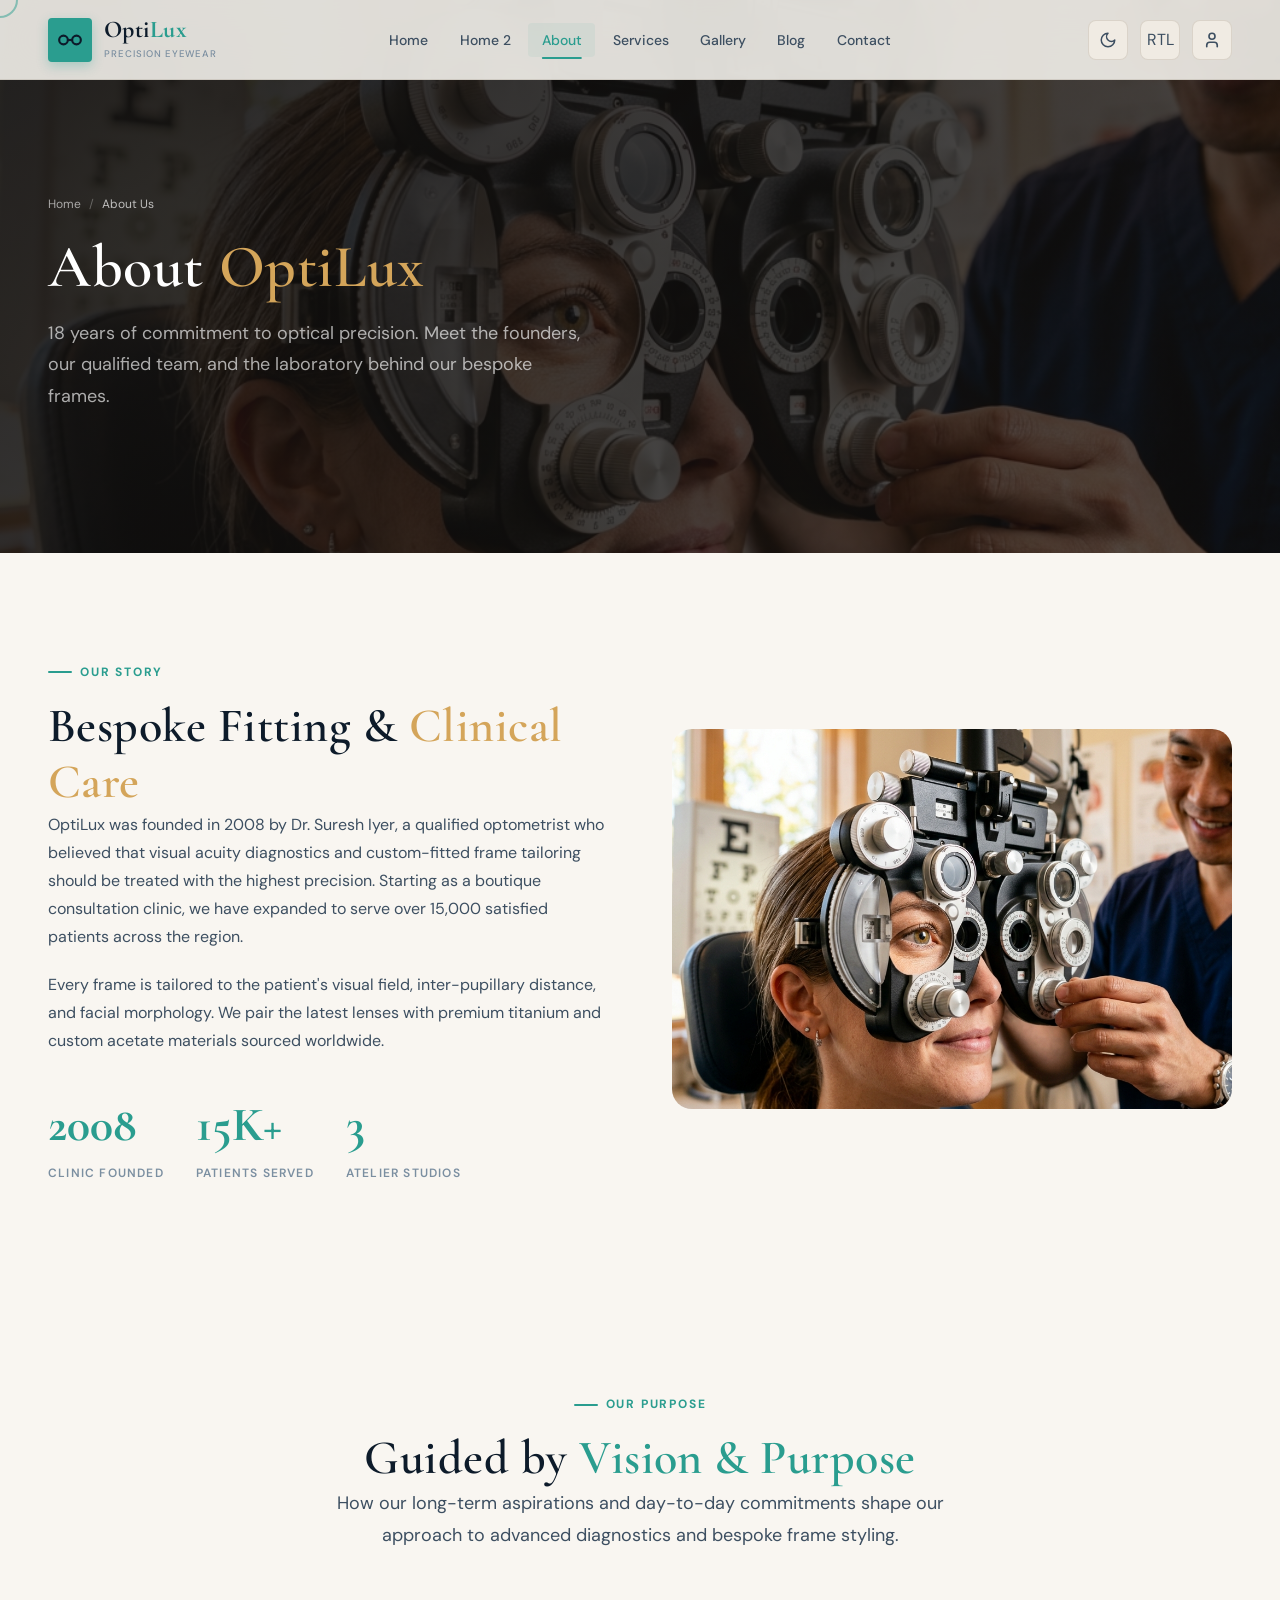
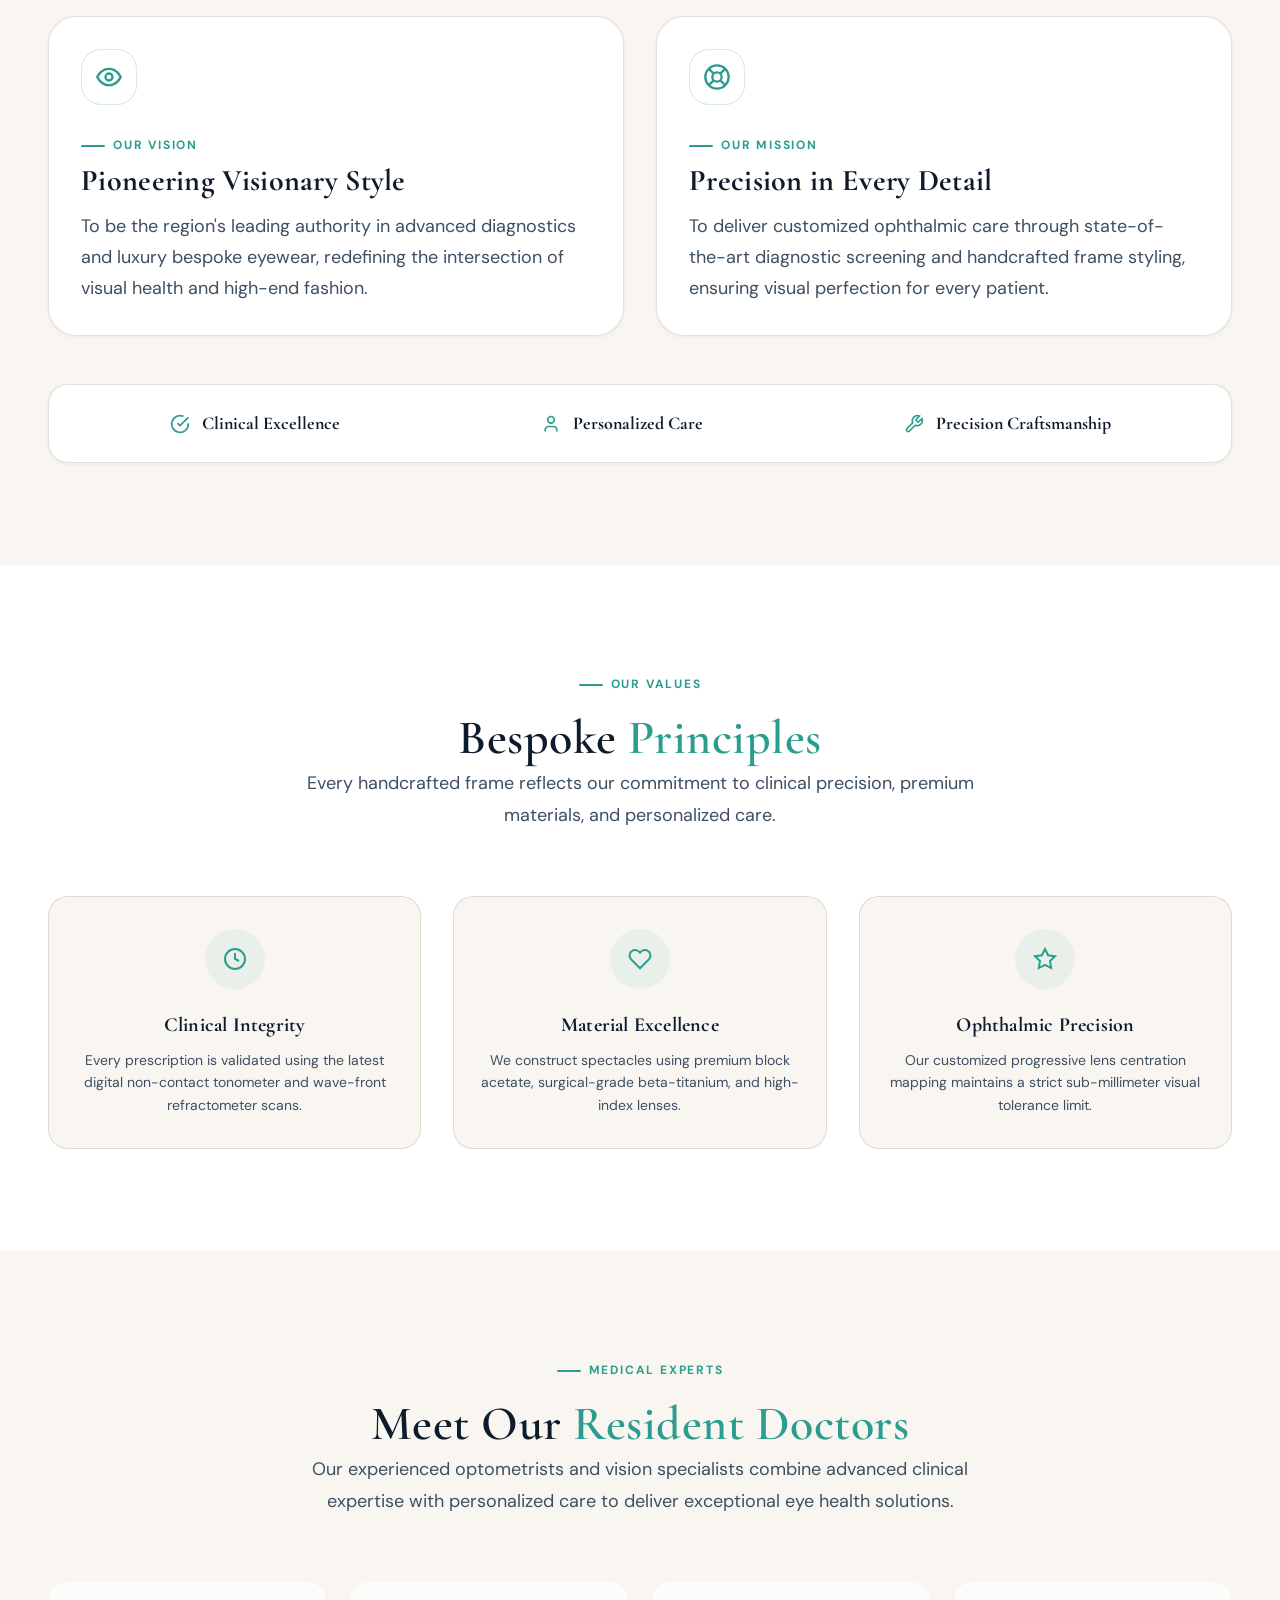
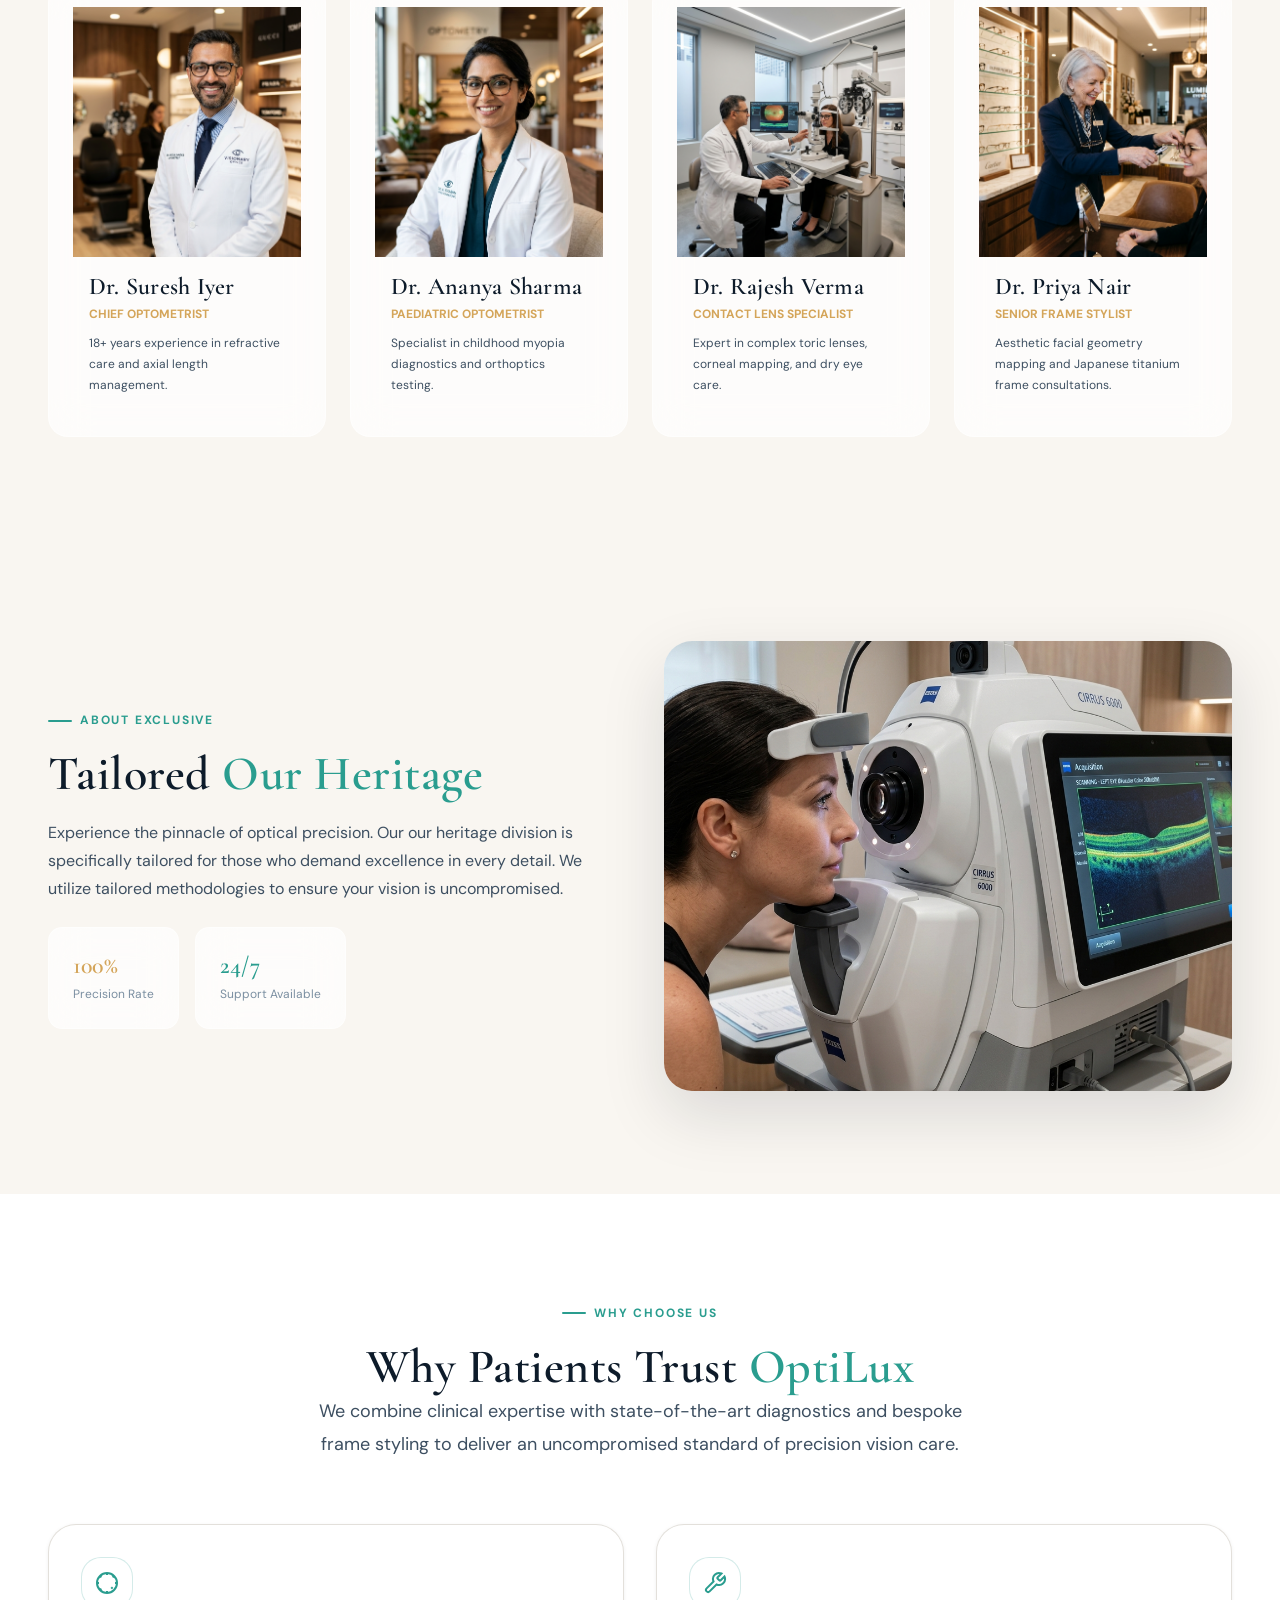
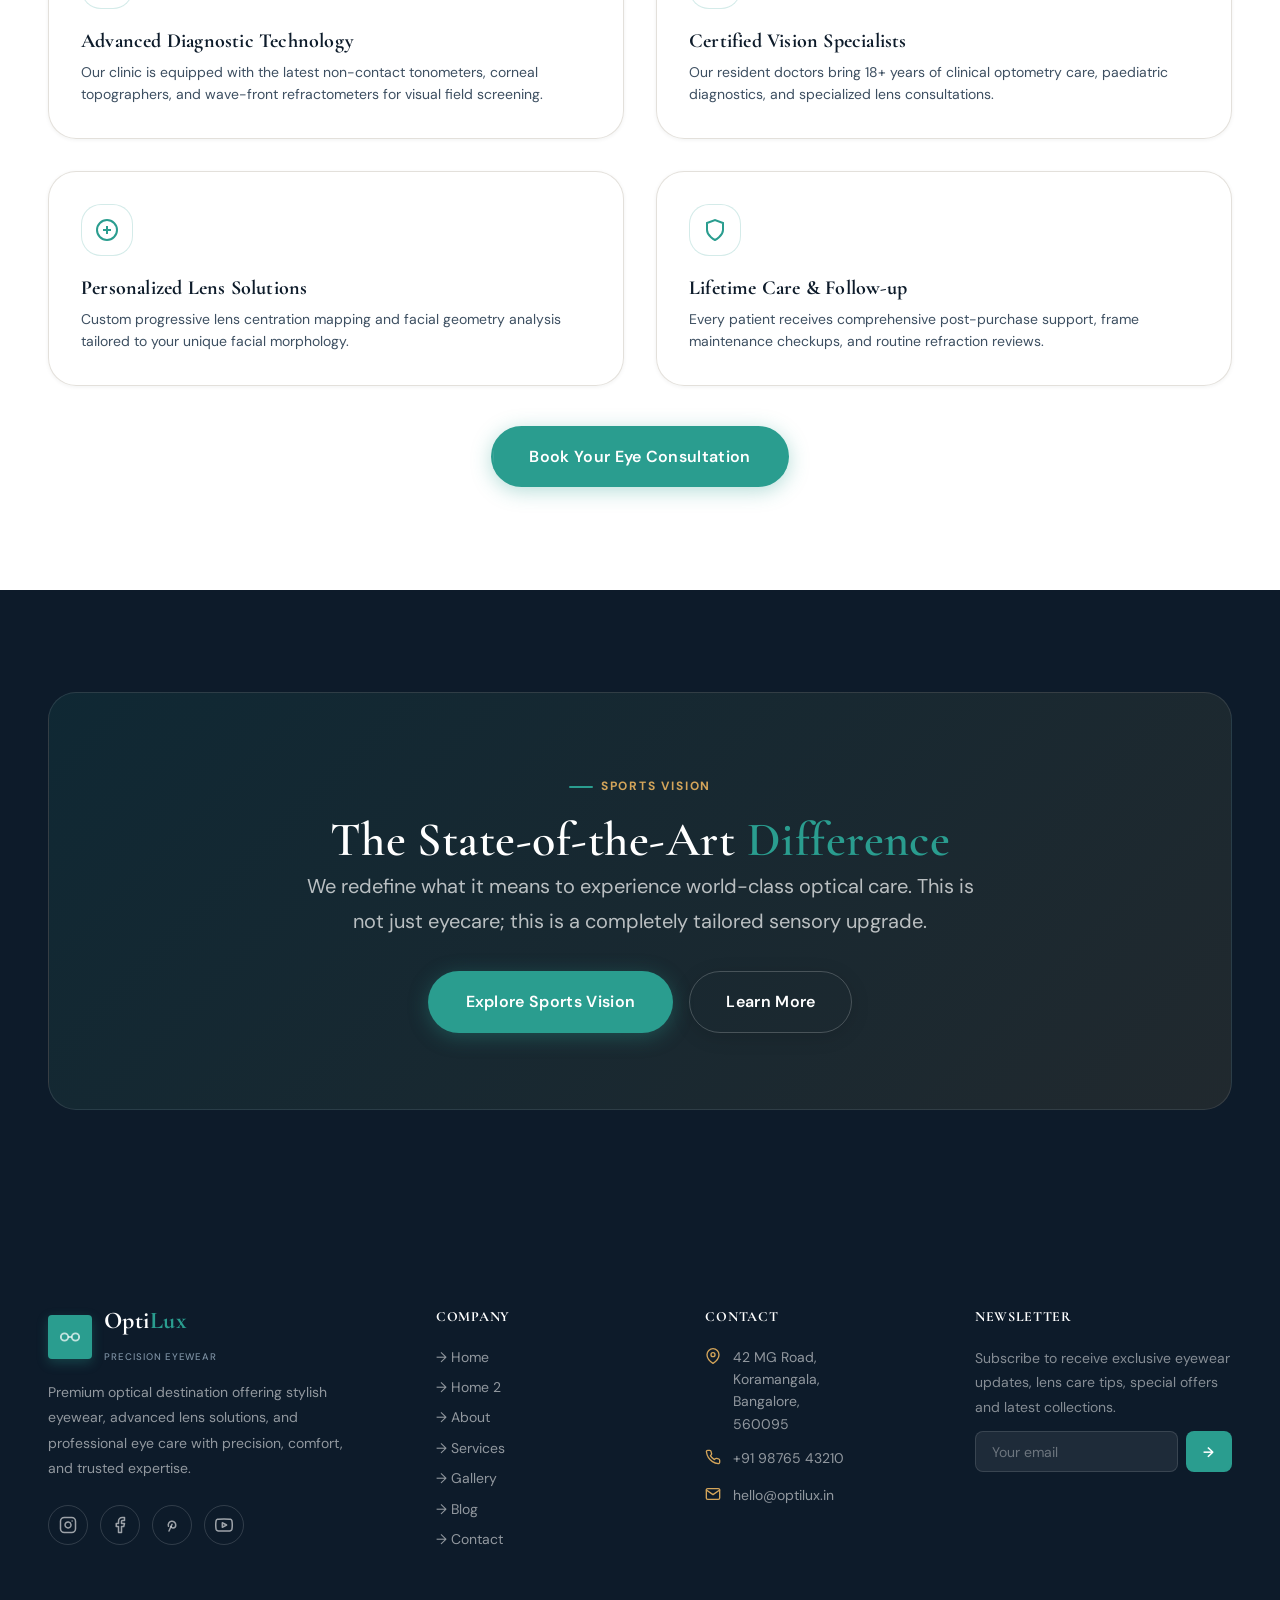
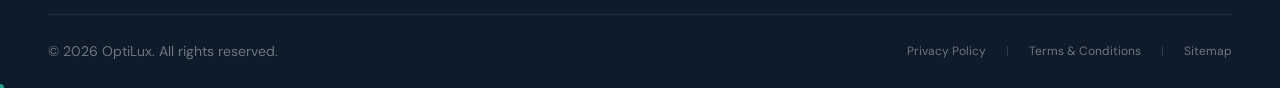
<file: about.html>
<!DOCTYPE html>
<html lang="en" dir="ltr" data-theme="light">
<head>
  <meta charset="UTF-8" />
  <meta name="viewport" content="width=device-width, initial-scale=1.0" />
  <title>About Us — OptiLux Premium Eyewear</title>
  <meta name="description" content="Learn about OptiLux — 18 years of clinical optometry care, bespoke titanium frame fittings, and advanced diagnostics." />
  <link rel="stylesheet" href="assets/css/style.css" />
  <link rel="stylesheet" href="assets/css/responsive.css" />
  <style>
    /* ─── Bespoke Principles Card Refinements ─── */
    .about-principles-grid {
      display: grid !important;
      grid-template-columns: repeat(3, 1fr) !important;
      gap: var(--space-8) !important;
    }
    
    .principle-card {
      background: var(--bg-primary) !important;
      border: 1px solid var(--border-color) !important;
      border-radius: var(--radius-xl) !important;
      padding: var(--space-8) var(--space-6) !important;
      display: flex !important;
      flex-direction: column !important;
      align-items: center !important;
      text-align: center !important;
      height: 100% !important;
      transition: var(--transition-spring) !important;
    }
    
    .principle-card:hover {
      transform: translateY(-8px) !important;
      box-shadow: var(--shadow-lg) !important;
    }
    
    .principle-icon-wrap {
      display: flex !important;
      align-items: center !important;
      justify-content: center !important;
      width: 60px !important;
      height: 60px !important;
      background: rgba(42, 157, 143, 0.08) !important;
      border-radius: var(--radius-full) !important;
      color: var(--sapphire) !important;
      margin-bottom: var(--space-6) !important;
      transition: var(--transition-base) !important;
    }
    
    .principle-card:hover .principle-icon-wrap {
      background: var(--sapphire) !important;
      color: #ffffff !important;
      border-color: transparent !important;
    }
    
    .principle-card h3 {
      font-family: var(--font-display) !important;
      font-size: var(--text-lg) !important;
      font-weight: 700 !important;
      margin-bottom: var(--space-3) !important;
    }
    
    .principle-card p {
      font-size: var(--text-sm) !important;
      color: var(--text-secondary) !important;
      line-height: 1.6 !important;
      margin: 0 !important;
    }
    
    @media (max-width: 1024px) {
      .about-principles-grid {
        grid-template-columns: repeat(2, 1fr) !important;
      }
    }
    @media (max-width: 768px) {
      .about-principles-grid {
        grid-template-columns: 1fr !important;
      }
    }

    /* ─── Vision & Mission Section Styles ─── */
    .vision-mission-card {
      background: var(--bg-card) !important;
      border: 1px solid var(--border-color) !important;
      border-radius: var(--radius-2xl) !important;
      padding: var(--space-8) !important;
      box-shadow: var(--shadow-sm) !important;
      position: relative !important;
      overflow: hidden !important;
      transition: var(--transition-spring) !important;
    }
    
    .vision-mission-card:hover {
      transform: translateY(-4px) !important;
      box-shadow: var(--shadow-md) !important;
      border-color: rgba(42, 157, 143, 0.25) !important;
    }
    
    .vision-mission-icon-container {
      display: flex !important;
      align-items: center !important;
      justify-content: center !important;
      width: 56px !important;
      height: 56px !important;
      border-radius: var(--radius-xl) !important;
      background: rgba(255, 255, 255, 0.05) !important;
      border: 1px solid rgba(42, 157, 143, 0.2) !important;
      color: var(--sapphire) !important;
      margin-bottom: var(--space-6) !important;
    }
    
    .vision-mission-heading {
      font-family: var(--font-display) !important;
      font-size: var(--text-2xl) !important;
      font-weight: 800 !important;
      color: var(--text-primary) !important;
      margin-bottom: var(--space-3) !important;
    }
    
    .vision-mission-text {
      font-size: var(--text-md) !important;
      color: var(--text-secondary) !important;
      line-height: 1.7 !important;
      margin: 0 !important;
    }
    
    .values-strip {
      display: flex !important;
      align-items: center !important;
      justify-content: space-around !important;
      flex-wrap: wrap !important;
      gap: var(--space-6) !important;
      background: var(--bg-secondary) !important;
      border: 1px solid var(--border-color) !important;
      border-radius: var(--radius-xl) !important;
      padding: var(--space-6) var(--space-8) !important;
      box-shadow: var(--shadow-sm) !important;
    }
    
    .value-strip-item {
      display: flex !important;
      align-items: center !important;
      gap: var(--space-3) !important;
      font-family: var(--font-display) !important;
      font-size: var(--text-md) !important;
      font-weight: 700 !important;
      color: var(--text-primary) !important;
    }
    
    .value-strip-item svg {
      color: var(--sapphire) !important;
    }

    /* ─── Trust Section Styles ─── */
    .trust-cards-grid {
      display: grid !important;
      grid-template-columns: repeat(2, 1fr) !important;
      gap: var(--space-8) !important;
    }
    
    .trust-card {
      background: var(--bg-card) !important;
      border: 1px solid var(--border-color) !important;
      border-radius: var(--radius-2xl) !important;
      padding: var(--space-8) !important;
      box-shadow: var(--shadow-sm) !important;
      display: flex !important;
      flex-direction: column !important;
      align-items: flex-start !important;
      transition: var(--transition-spring) !important;
    }
    
    .trust-card:hover {
      transform: translateY(-5px) !important;
      box-shadow: var(--shadow-md) !important;
      border-color: rgba(42, 157, 143, 0.25) !important;
    }
    
    .trust-card-icon-wrap {
      display: flex !important;
      align-items: center !important;
      justify-content: center !important;
      width: 52px !important;
      height: 52px !important;
      border-radius: var(--radius-xl) !important;
      background: rgba(255, 255, 255, 0.05) !important;
      border: 1px solid rgba(42, 157, 143, 0.2) !important;
      color: var(--sapphire) !important;
      margin-bottom: var(--space-5) !important;
      transition: var(--transition-base) !important;
    }
    
    .trust-card:hover .trust-card-icon-wrap {
      background: var(--sapphire) !important;
      color: #ffffff !important;
      border-color: transparent !important;
    }
    
    .trust-card h3 {
      font-family: var(--font-display) !important;
      font-size: var(--text-lg) !important;
      font-weight: 700 !important;
      color: var(--text-primary) !important;
      margin-bottom: var(--space-2) !important;
    }
    
    .trust-card p {
      font-size: var(--text-sm) !important;
      color: var(--text-secondary) !important;
      line-height: 1.6 !important;
      margin: 0 !important;
    }
    
    @media (max-width: 1024px) {
      .trust-cards-grid {
        grid-template-columns: 1fr !important;
      }
    }
    @media (max-width: 768px) {
      .trust-cards-grid {
        grid-template-columns: 1fr !important;
      }
    }
  </style>
  <link rel="icon" type="image/png" href="assets/images/favicon.png">
  <link rel="shortcut icon" href="assets/images/favicon.png" type="image/png">
  <link rel="apple-touch-icon" href="assets/images/favicon.png">
</head>
<body>
  <div id="preloader">
    <div class="preloader-inner">
      <div class="preloader-logo">Opti<span>Lux</span></div>
      <div class="preloader-bar"><div class="preloader-bar-fill"></div></div>
      <div class="preloader-dots"><div class="preloader-dot"></div><div class="preloader-dot"></div><div class="preloader-dot"></div></div>
    </div>
  </div>
  <div id="page-progress"></div>

  <!-- ═══ NAVBAR ═══ -->
  <nav class="navbar" role="navigation" aria-label="Main navigation">
    <div class="container nav-inner">
      <a href="index.html" class="nav-logo" aria-label="OptiLux Home">
        <div class="nav-logo-icon">
          <svg width="26" height="26" viewBox="0 0 24 24" fill="none" stroke="currentColor" stroke-width="2"><circle cx="6" cy="12" r="4"/><circle cx="18" cy="12" r="4"/><path d="M10 12h4"/><path d="M2 12h0.5"/><path d="M21.5 12h0.5"/></svg>
        </div>
        <div>
          <span class="nav-logo-text">Opti<span>Lux</span></span>
          <span class="nav-logo-sub">Precision Eyewear</span>
        </div>
      </a>

      <ul class="nav-links" role="list">
        <li><a href="index.html" class="nav-link">Home</a></li>
        <li><a href="home2.html" class="nav-link">Home 2</a></li>
        <li><a href="about.html" class="nav-link">About</a></li>
        <li><a href="services.html" class="nav-link">Services</a></li>
        <li><a href="gallery.html" class="nav-link">Gallery</a></li>
        <li><a href="blog.html" class="nav-link">Blog</a></li>
        <li><a href="contact.html" class="nav-link">Contact</a></li>
      </ul>

      <div class="nav-actions">
        <button class="nav-icon-btn" data-theme-toggle title="Toggle Dark Mode" aria-label="Toggle theme">
          <span class="icon-moon"><svg width="18" height="18" viewBox="0 0 24 24" fill="none" stroke="currentColor" stroke-width="2" stroke-linecap="round" stroke-linejoin="round"><path d="M12 3a6 6 0 0 0 9 9 9 9 0 1 1-9-9Z"/></svg></span>
          <span class="icon-sun" style="display:none"><svg width="18" height="18" viewBox="0 0 24 24" fill="none" stroke="currentColor" stroke-width="2" stroke-linecap="round" stroke-linejoin="round"><circle cx="12" cy="12" r="4"/><path d="M12 2v2"/><path d="M12 20v2"/><path d="m4.93 4.93 1.41 1.41"/><path d="m17.66 17.66 1.41 1.41"/><path d="M2 12h2"/><path d="M20 12h2"/><path d="m6.34 17.66-1.41 1.41"/><path d="m19.07 4.93-1.41 1.41"/></svg></span>
        </button>
        <button class="nav-icon-btn" data-rtl-toggle title="Toggle RTL" aria-label="Toggle RTL">RTL</button>
        <div class="profile-dropdown-container">
          <button class="nav-icon-btn" id="profile-btn" aria-label="Profile" aria-haspopup="true" aria-expanded="false">
            <svg width="18" height="18" viewBox="0 0 24 24" fill="none" stroke="currentColor" stroke-width="2.2" stroke-linecap="round" stroke-linejoin="round">
              <path d="M19 21v-2a4 4 0 0 0-4-4H9a4 4 0 0 0-4 4v2" />
              <circle cx="12" cy="7" r="4" />
            </svg>
          </button>
          <div class="profile-dropdown" id="profile-dropdown" aria-hidden="true">
            <a href="login.html">Login</a>
            <a href="signup.html">Signup</a>
          </div>
        </div>
        
        <button class="hamburger" id="hamburger" aria-label="Open menu" aria-expanded="false">
          <span></span><span></span><span></span>
        </button>
      </div>
    </div>
  </nav>

  <!-- Mobile Menu -->
  <div class="mobile-menu" id="mobile-menu" aria-hidden="true">
    <a href="index.html" class="mobile-nav-link">Home</a>
    <a href="home2.html" class="mobile-nav-link">Home 2</a>
    <a href="about.html" class="mobile-nav-link">About</a>
    <a href="services.html" class="mobile-nav-link">Services</a>
    <a href="gallery.html" class="mobile-nav-link">Gallery</a>
    <a href="blog.html" class="mobile-nav-link">Blog</a>
    <a href="contact.html" class="mobile-nav-link">Contact</a>
    <a href="login.html" class="mobile-nav-link">Login</a>
    <a href="signup.html" class="mobile-nav-link">Signup</a>
  </div>

  <!-- ═══ SECTION 1: PAGE HERO ═══ -->
  <section class="page-hero">
    <div class="page-hero-bg" style="background-image: url('assets/images/blog_exam.png'); background-size: cover; background-position: center;">
      <div style="position:absolute;inset:0;background:linear-gradient(135deg, rgba(18,16,15,0.92) 0%, rgba(18,16,15,0.7) 100%)"></div>
    </div>
    <div class="container page-hero-content">
      <nav class="breadcrumb" aria-label="Breadcrumb"><a href="index.html">Home</a><span>/</span><span style="color:rgba(255,255,255,0.7)">About Us</span></nav>
      <h1 class="page-hero-title">About <span style="color:var(--cyan)">OptiLux</span></h1>
      <p class="page-hero-desc">18 years of commitment to optical precision. Meet the founders, our qualified team, and the laboratory behind our bespoke frames.</p>
    </div>
  </section>

  <!-- ═══ SECTION 2: OUR STORY ═══ -->
  <section class="section bg-primary">
    <div class="container">
      <div style="display:grid;grid-template-columns:1fr 1fr;gap:var(--space-16);align-items:center">
        <div class="reveal-left">
          <span class="section-label">Our Story</span>
          <h2 class="section-title" style="text-align:left">Bespoke Fitting &amp; <span style="color:var(--cyan)">Clinical Care</span></h2>
          <p style="margin-bottom:var(--space-5)">OptiLux was founded in 2008 by Dr. Suresh Iyer, a qualified optometrist who believed that visual acuity diagnostics and custom-fitted frame tailoring should be treated with the highest precision. Starting as a boutique consultation clinic, we have expanded to serve over 15,000 satisfied patients across the region.</p>
          <p style="margin-bottom:var(--space-5)">Every frame is tailored to the patient's visual field, inter-pupillary distance, and facial morphology. We pair the latest lenses with premium titanium and custom acetate materials sourced worldwide.</p>
          <div style="display:flex;gap:var(--space-8);margin-top:var(--space-8)">
            <div>
              <div style="font-family:var(--font-display);font-size:var(--text-4xl);font-weight:900;color:var(--sapphire)">2008</div>
              <div style="font-size:var(--text-xs);color:var(--text-muted);font-weight:600;text-transform:uppercase;letter-spacing:0.1em">Clinic Founded</div>
            </div>
            <div>
              <div style="font-family:var(--font-display);font-size:var(--text-4xl);font-weight:900;color:var(--sapphire)">15K+</div>
              <div style="font-size:var(--text-xs);color:var(--text-muted);font-weight:600;text-transform:uppercase;letter-spacing:0.1em">Patients Served</div>
            </div>
            <div>
              <div style="font-family:var(--font-display);font-size:var(--text-4xl);font-weight:900;color:var(--sapphire)">3</div>
              <div style="font-size:var(--text-xs);color:var(--text-muted);font-weight:600;text-transform:uppercase;letter-spacing:0.1em">Atelier Studios</div>
            </div>
          </div>
        </div>
        <div class="reveal-right" style="position:relative">
          <img src="assets/images/blog_exam.png" alt="Dr. Suresh Iyer during custom refraction test" style="border-radius:var(--radius-xl);width:100%;height:380px;object-fit:cover" />
        </div>
      </div>
    </div>
  </section>

  <!-- ═══ NEW SECTION: VISION & MISSION ═══ -->
  <section class="section bg-primary" aria-label="Vision and Mission">
    <div class="container">
      <div class="section-header text-center">
        <span class="section-label" style="justify-content:center">Our Purpose</span>
        <h2 class="section-title reveal" style="text-align:center">Guided by <span>Vision &amp; Purpose</span></h2>
        <p class="section-subtitle reveal stagger-2" style="max-width:700px;margin-inline:auto">How our long-term aspirations and day-to-day commitments shape our approach to advanced diagnostics and bespoke frame styling.</p>
      </div>
      <div class="grid grid-2" style="margin-top:var(--space-10); margin-bottom:var(--space-12); gap: var(--space-8)">
        
        <!-- Left: Vision Card -->
        <div class="vision-mission-card reveal-left">
          <div class="vision-mission-icon-container">
            <svg width="28" height="28" viewBox="0 0 24 24" fill="none" stroke="currentColor" stroke-width="2"><path d="M2 12s3-7 10-7 10 7 10 7-3 7-10 7-10-7-10-7Z"/><circle cx="12" cy="12" r="3"/></svg>
          </div>
          <span class="section-label" style="margin-bottom:var(--space-2)">Our Vision</span>
          <h3 class="vision-mission-heading">Pioneering Visionary Style</h3>
          <p class="vision-mission-text">To be the region's leading authority in advanced diagnostics and luxury bespoke eyewear, redefining the intersection of visual health and high-end fashion.</p>
        </div>

        <!-- Right: Mission Card -->
        <div class="vision-mission-card reveal-right">
          <div class="vision-mission-icon-container" style="border-color:rgba(212,165,90,0.3);color:var(--gold)">
            <svg width="28" height="28" viewBox="0 0 24 24" fill="none" stroke="currentColor" stroke-width="2"><circle cx="12" cy="12" r="10"/><path d="m4.93 4.93 4.24 4.24"/><path d="m14.83 9.17 4.24-4.24"/><path d="m14.83 14.83 4.24 4.24"/><path d="m9.17 14.83-4.24 4.24"/><circle cx="12" cy="12" r="4"/></svg>
          </div>
          <span class="section-label" style="margin-bottom:var(--space-2)">Our Mission</span>
          <h3 class="vision-mission-heading">Precision in Every Detail</h3>
          <p class="vision-mission-text">To deliver customized ophthalmic care through state-of-the-art diagnostic screening and handcrafted frame styling, ensuring visual perfection for every patient.</p>
        </div>

      </div>

      <!-- Values Highlights Strip -->
      <div class="values-strip reveal">
        <div class="value-strip-item">
          <svg width="20" height="20" viewBox="0 0 24 24" fill="none" stroke="currentColor" stroke-width="2"><path d="M22 11.08V12a10 10 0 1 1-5.93-9.14"/><polyline points="22 4 12 14.01 9 11.01"/></svg>
          <span>Clinical Excellence</span>
        </div>
        <div class="value-strip-item">
          <svg width="20" height="20" viewBox="0 0 24 24" fill="none" stroke="currentColor" stroke-width="2"><path d="M19 21v-2a4 4 0 0 0-4-4H9a4 4 0 0 0-4 4v2"/><circle cx="12" cy="7" r="4"/></svg>
          <span>Personalized Care</span>
        </div>
        <div class="value-strip-item">
          <svg width="20" height="20" viewBox="0 0 24 24" fill="none" stroke="currentColor" stroke-width="2"><path d="M14.7 6.3a1 1 0 0 0 0 1.4l1.6 1.6a1 1 0 0 0 1.4 0l3.77-3.77a6 6 0 0 1-7.94 7.94l-6.91 6.91a2.12 2.12 0 0 1-3-3l6.91-6.91a6 6 0 0 1 7.94-7.94l-3.76 3.76z"/></svg>
          <span>Precision Craftsmanship</span>
        </div>
      </div>
    </div>
  </section>

  <!-- ═══ SECTION 3: CORE VALUES ═══ -->
  <section class="section bg-secondary">
    <div class="container">
      <div class="section-header text-center">
        <span class="section-label" style="justify-content:center">Our Values</span>
        <h2 class="section-title reveal" style="text-align:center">Bespoke <span>Principles</span></h2>
        <p class="section-subtitle reveal stagger-2" style="max-width:700px;margin-inline:auto">Every handcrafted frame reflects our commitment to clinical precision, premium materials, and personalized care.</p>
      </div>
      <div class="about-principles-grid">
        <div class="principle-card reveal">
          <div class="principle-icon-wrap">
            <svg width="24" height="24" viewBox="0 0 24 24" fill="none" stroke="currentColor" stroke-width="2"><circle cx="12" cy="12" r="10"/><polyline points="12 6 12 12 16 14"/></svg>
          </div>
          <h3>Clinical Integrity</h3>
          <p>Every prescription is validated using the latest digital non-contact tonometer and wave-front refractometer scans.</p>
        </div>
        <div class="principle-card reveal stagger-2">
          <div class="principle-icon-wrap">
            <svg width="24" height="24" viewBox="0 0 24 24" fill="none" stroke="currentColor" stroke-width="2"><path d="M20.84 4.61a5.5 5.5 0 0 0-7.78 0L12 5.67l-1.06-1.06a5.5 5.5 0 0 0-7.78 7.78l1.06 1.06L12 21.23l7.78-7.78 1.06-1.06a5.5 5.5 0 0 0 0-7.78z"/></svg>
          </div>
          <h3>Material Excellence</h3>
          <p>We construct spectacles using premium block acetate, surgical-grade beta-titanium, and high-index lenses.</p>
        </div>
        <div class="principle-card reveal stagger-3">
          <div class="principle-icon-wrap">
            <svg width="24" height="24" viewBox="0 0 24 24" fill="none" stroke="currentColor" stroke-width="2"><polygon points="12 2 15.09 8.26 22 9.27 17 14.14 18.18 21.02 12 17.77 5.82 21.02 7 14.14 2 9.27 8.91 8.26 12 2"/></svg>
          </div>
          <h3>Ophthalmic Precision</h3>
          <p>Our customized progressive lens centration mapping maintains a strict sub-millimeter visual tolerance limit.</p>
        </div>
      </div>
    </div>
  </section>

  <!-- ═══ SECTION 4: THE TEAM ═══ -->
  <section class="section bg-primary">
    <div class="container">
      <div class="section-header text-center">
        <span class="section-label" style="justify-content:center">Medical Experts</span>
        <h2 class="section-title reveal" style="text-align:center">Meet Our <span>Resident Doctors</span></h2>
        <p class="section-subtitle reveal stagger-2" style="max-width:700px;margin-inline:auto">Our experienced optometrists and vision specialists combine advanced clinical expertise with personalized care to deliver exceptional eye health solutions.</p>
      </div>
      <div class="grid grid-4 gap-6">
        
        <!-- Doctor 1 -->
        <div class="card-glass reveal" style="padding:0;overflow:hidden">
          <div style="height:250px;overflow:hidden">
            <img src="assets/images/team_1.png" alt="Dr. Suresh Iyer" style="width:100%;height:100%;object-fit:cover" />
          </div>
          <div style="padding:var(--space-4)">
            <h4 style="font-family:var(--font-display);margin-bottom:2px">Dr. Suresh Iyer</h4>
            <p style="font-size:var(--text-xs);color:var(--cyan);font-weight:700;text-transform:uppercase;margin-bottom:var(--space-2)">Chief Optometrist</p>
            <p style="font-size:var(--text-xs);color:var(--text-secondary)">18+ years experience in refractive care and axial length management.</p>
          </div>
        </div>

        <!-- Doctor 2 -->
        <div class="card-glass reveal stagger-2" style="padding:0;overflow:hidden">
          <div style="height:250px;overflow:hidden">
            <img src="assets/images/team_2.png" alt="Dr. Ananya Sharma" style="width:100%;height:100%;object-fit:cover" />
          </div>
          <div style="padding:var(--space-4)">
            <h4 style="font-family:var(--font-display);margin-bottom:2px">Dr. Ananya Sharma</h4>
            <p style="font-size:var(--text-xs);color:var(--cyan);font-weight:700;text-transform:uppercase;margin-bottom:var(--space-2)">Paediatric Optometrist</p>
            <p style="font-size:var(--text-xs);color:var(--text-secondary)">Specialist in childhood myopia diagnostics and orthoptics testing.</p>
          </div>
        </div>

        <!-- Doctor 3 -->
        <div class="card-glass reveal stagger-3" style="padding:0;overflow:hidden">
          <div style="height:250px;overflow:hidden">
            <img src="assets/images/hero_eye_exam.png" alt="Dr. Rajesh Verma" style="width:100%;height:100%;object-fit:cover" />
          </div>
          <div style="padding:var(--space-4)">
            <h4 style="font-family:var(--font-display);margin-bottom:2px">Dr. Rajesh Verma</h4>
            <p style="font-size:var(--text-xs);color:var(--cyan);font-weight:700;text-transform:uppercase;margin-bottom:var(--space-2)">Contact Lens Specialist</p>
            <p style="font-size:var(--text-xs);color:var(--text-secondary)">Expert in complex toric lenses, corneal mapping, and dry eye care.</p>
          </div>
        </div>

        <!-- Doctor 4 -->
        <div class="card-glass reveal stagger-4" style="padding:0;overflow:hidden">
          <div style="height:250px;overflow:hidden">
            <img src="assets/images/team_stylist.png" alt="Dr. Priya Nair" style="width:100%;height:100%;object-fit:cover" />
          </div>
          <div style="padding:var(--space-4)">
            <h4 style="font-family:var(--font-display);margin-bottom:2px">Dr. Priya Nair</h4>
            <p style="font-size:var(--text-xs);color:var(--cyan);font-weight:700;text-transform:uppercase;margin-bottom:var(--space-2)">Senior Frame Stylist</p>
            <p style="font-size:var(--text-xs);color:var(--text-secondary)">Aesthetic facial geometry mapping and Japanese titanium frame consultations.</p>
          </div>
        </div>

      </div>
    </div>
  </section>

  <!-- ═══ FOOTER ═══ -->
  

  <!-- ═══ INJECTED UNIQUE SECTION 6 ═══ -->
  <section class="section bg-primary" aria-label="Tailored Our Heritage">
    <div class="container">
      <div class="grid" style="grid-template-columns:1fr 1fr;gap:var(--space-12);align-items:center">
        <div class="reveal-left">
          <span class="section-label">About Exclusive</span>
          <h2 class="section-title" style="text-align:left;margin-bottom:var(--space-4)">Tailored <span>Our Heritage</span></h2>
          <p style="color:var(--text-secondary);margin-bottom:var(--space-6)">Experience the pinnacle of optical precision. Our our heritage division is specifically tailored for those who demand excellence in every detail. We utilize tailored methodologies to ensure your vision is uncompromised.</p>
          <div style="display:flex;gap:var(--space-4)">
             <div class="glass-container float-anim" style="padding:var(--space-4);border-radius:var(--radius-lg)">
                <h4 style="color:var(--cyan);margin-bottom:4px">100%</h4>
                <div style="font-size:var(--text-xs);color:var(--text-muted)">Precision Rate</div>
             </div>
             <div class="glass-container float-anim" style="padding:var(--space-4);border-radius:var(--radius-lg);animation-delay:1s">
                <h4 style="color:var(--sapphire);margin-bottom:4px">24/7</h4>
                <div style="font-size:var(--text-xs);color:var(--text-muted)">Support Available</div>
             </div>
          </div>
        </div>
        <div class="reveal-blur" style="border-radius:var(--radius-2xl);overflow:hidden;position:relative;height:450px;box-shadow:var(--shadow-xl)">
          <img src="assets/images/service_diag.png" alt="Our Heritage" style="width:100%;height:100%;object-fit:cover" />
        </div>
      </div>
    </div>
  </section>

  <!-- ═══ NEW SECTION: WHY PATIENTS TRUST OPTILUX ═══ -->
  <section class="section bg-secondary" aria-label="Why Patients Trust OptiLux">
    <div class="container">
      <div class="section-header text-center">
        <span class="section-label" style="justify-content:center">Why Choose Us</span>
        <h2 class="section-title reveal">Why Patients Trust <span>OptiLux</span></h2>
        <p class="section-subtitle reveal stagger-2" style="max-width:700px;margin-inline:auto">We combine clinical expertise with state-of-the-art diagnostics and bespoke frame styling to deliver an uncompromised standard of precision vision care.</p>
      </div>

      <div class="trust-cards-grid" style="margin-bottom:var(--space-10)">
        
        <!-- Card 1 -->
        <div class="trust-card reveal-blur stagger-1">
          <div class="trust-card-icon-wrap">
            <svg width="24" height="24" viewBox="0 0 24 24" fill="none" stroke="currentColor" stroke-width="2"><circle cx="12" cy="12" r="10"/><path d="M12 2v2"/><path d="M12 20v2"/><path d="M4.93 4.93l1.41 1.41"/><path d="M16.24 16.24l1.41 1.41"/><path d="M2 12h2"/><path d="M20 12h2"/><path d="M6.34 17.66l-1.41 1.41"/><path d="M19.07 4.93l-1.41 1.41"/></svg>
          </div>
          <h3>Advanced Diagnostic Technology</h3>
          <p>Our clinic is equipped with the latest non-contact tonometers, corneal topographers, and wave-front refractometers for visual field screening.</p>
        </div>

        <!-- Card 2 -->
        <div class="trust-card reveal-blur stagger-2">
          <div class="trust-card-icon-wrap" style="color:var(--cyan);border-color:rgba(42, 157, 143, 0.2)">
            <svg width="24" height="24" viewBox="0 0 24 24" fill="none" stroke="currentColor" stroke-width="2"><path d="M14.7 6.3a1 1 0 0 0 0 1.4l1.6 1.6a1 1 0 0 0 1.4 0l3.77-3.77a6 6 0 0 1-7.94 7.94l-6.91 6.91a2.12 2.12 0 0 1-3-3l6.91-6.91a6 6 0 0 1 7.94-7.94l-3.76 3.76z"/></svg>
          </div>
          <h3>Certified Vision Specialists</h3>
          <p>Our resident doctors bring 18+ years of clinical optometry care, paediatric diagnostics, and specialized lens consultations.</p>
        </div>

        <!-- Card 3 -->
        <div class="trust-card reveal-blur stagger-3">
          <div class="trust-card-icon-wrap" style="color:var(--gold);border-color:rgba(212, 165, 90, 0.2)">
            <svg width="24" height="24" viewBox="0 0 24 24" fill="none" stroke="currentColor" stroke-width="2"><circle cx="12" cy="12" r="10"/><path d="M8 12h8"/><path d="M12 8v8"/></svg>
          </div>
          <h3>Personalized Lens Solutions</h3>
          <p>Custom progressive lens centration mapping and facial geometry analysis tailored to your unique facial morphology.</p>
        </div>

        <!-- Card 4 -->
        <div class="trust-card reveal-blur stagger-4">
          <div class="trust-card-icon-wrap" style="color:var(--emerald);border-color:rgba(46, 196, 182, 0.2)">
            <svg width="24" height="24" viewBox="0 0 24 24" fill="none" stroke="currentColor" stroke-width="2"><path d="M12 22s8-4 8-10V5l-8-3-8 3v7c0 6 8 10 8 10z"/></svg>
          </div>
          <h3>Lifetime Care &amp; Follow-up</h3>
          <p>Every patient receives comprehensive post-purchase support, frame maintenance checkups, and routine refraction reviews.</p>
        </div>

      </div>

      <div class="text-center">
        <a href="contact.html" class="btn btn-primary btn-lg">Book Your Eye Consultation</a>
      </div>
    </div>
  </section>

  <!-- ═══ INJECTED UNIQUE SECTION 8 ═══ -->
  <section class="section" style="background:var(--graphite-deep);color:#fff" aria-label="Sports Vision Banner">
    <div class="container">
      <div style="background:linear-gradient(135deg, rgba(42,157,143,0.1) 0%, rgba(212,165,90,0.1) 100%);border:1px solid rgba(255,255,255,0.1);border-radius:var(--radius-2xl);padding:clamp(3rem,6vw,5rem);text-align:center" class="reveal-scale">
        <span class="section-label" style="justify-content:center;color:var(--cyan)">Sports Vision</span>
        <h2 class="section-title" style="color:#fff">The State-of-the-Art <span>Difference</span></h2>
        <p style="color:rgba(255,255,255,0.7);max-width:700px;margin:0 auto var(--space-8);font-size:var(--text-lg)">We redefine what it means to experience world-class optical care. This is not just eyecare; this is a completely tailored sensory upgrade.</p>
        <div style="display:inline-flex;gap:var(--space-4)">
            <a href="contact.html" class="btn btn-primary btn-lg">Explore Sports Vision</a>
            <a href="about.html" class="btn btn-white btn-lg" style="background:transparent;border:1px solid rgba(255,255,255,0.2);color:#fff">Learn More</a>
        </div>
      </div>
    </div>
  </section>

  <!-- ═══ FOOTER ═══ -->
  <footer class="footer" role="contentinfo">
    <div class="container">
      <div class="footer-main">
        <div class="footer-brand">
          <a href="index.html" class="nav-logo" style="margin-bottom:var(--space-4);display:inline-flex" aria-label="OptiLux Home">
            <div class="nav-logo-icon">
              <svg width="22" height="22" viewBox="0 0 24 24" fill="none" stroke="currentColor" stroke-width="2"><circle cx="6" cy="12" r="4"/><circle cx="18" cy="12" r="4"/><path d="M10 12h4"/><path d="M2 12h0.5"/><path d="M21.5 12h0.5"/></svg>
            </div>
            <div>
              <span class="nav-logo-text" style="color:#fff">Opti<span>Lux</span></span>
              <span class="nav-logo-sub">Precision Eyewear</span>
            </div>
          </a>
          <p>Premium optical destination offering stylish eyewear, advanced lens solutions, and professional eye care with precision, comfort, and trusted expertise.</p>
          <div class="footer-socials" style="margin-top:var(--space-5)">
            <a href="https://instagram.com" target="_blank" rel="noopener noreferrer" class="social-icon" aria-label="Instagram">
              <svg width="18" height="18" viewBox="0 0 24 24" fill="none" stroke="currentColor" stroke-width="2" stroke-linecap="round" stroke-linejoin="round">
                <rect x="2" y="2" width="20" height="20" rx="5" ry="5"></rect>
                <path d="M16 11.37A4 4 0 1 1 12.63 8 4 4 0 0 1 16 11.37z"></path>
                <line x1="17.5" y1="6.5" x2="17.51" y2="6.5"></line>
              </svg>
            </a>
            <a href="https://facebook.com" target="_blank" rel="noopener noreferrer" class="social-icon" aria-label="Facebook">
              <svg width="18" height="18" viewBox="0 0 24 24" fill="none" stroke="currentColor" stroke-width="2" stroke-linecap="round" stroke-linejoin="round">
                <path d="M18 2h-3a5 5 0 0 0-5 5v3H7v4h3v8h4v-8h3l1-4h-4V7a1 1 0 0 1 1-1h3z"></path>
              </svg>
            </a>
            <a href="https://pinterest.com" target="_blank" rel="noopener noreferrer" class="social-icon" aria-label="Pinterest">
              <svg width="18" height="18" viewBox="0 0 24 24" fill="none" stroke="currentColor" stroke-width="2" stroke-linecap="round" stroke-linejoin="round">
                <path d="M8 20l4 -9" />
                <path d="M10.7 14c.437 1.263 1.43 2 2.55 2c2.071 0 3.75 -1.554 3.75 -4a5 5 0 1 0 -9.7 1.7" />
              </svg>
            </a>
            <a href="https://youtube.com" target="_blank" rel="noopener noreferrer" class="social-icon" aria-label="YouTube">
              <svg width="18" height="18" viewBox="0 0 24 24" fill="none" stroke="currentColor" stroke-width="2" stroke-linecap="round" stroke-linejoin="round">
                <path d="M22.54 6.42a2.78 2.78 0 0 0-1.95-1.96C18.88 4 12 4 12 4s-6.88 0-8.59.46a2.78 2.78 0 0 0-1.95 1.96A29 29 0 0 0 1 12a29 29 0 0 0 .46 5.58 2.78 2.78 0 0 0 1.95 1.96C5.12 20 12 20 12 20s6.88 0 8.59-.46a2.78 2.78 0 0 0 1.95-1.96A29 29 0 0 0 23 12a29 29 0 0 0-.46-5.58z"></path>
                <polygon points="9.75 15.02 15.5 12 9.75 8.98 9.75 15.02"></polygon>
              </svg>
            </a>
          </div>
        </div>

        <div class="footer-col">
          <h4>Company</h4>
          <ul class="footer-links">
            <li><a href="index.html" class="footer-link">→ Home</a></li>
            <li><a href="home2.html" class="footer-link">→ Home 2</a></li>
            <li><a href="about.html" class="footer-link">→ About</a></li>
            <li><a href="services.html" class="footer-link">→ Services</a></li>
            <li><a href="gallery.html" class="footer-link">→ Gallery</a></li>
            <li><a href="blog.html" class="footer-link">→ Blog</a></li>
            <li><a href="contact.html" class="footer-link">→ Contact</a></li>
          </ul>
        </div>

        <div class="footer-col">
          <h4>Contact</h4>
          <div class="footer-contact-item">
            <span class="footer-contact-icon">
              <svg width="16" height="16" viewBox="0 0 24 24" fill="none" stroke="currentColor" stroke-width="2" stroke-linecap="round" stroke-linejoin="round"><path d="M21 10c0 7-9 13-9 13s-9-6-9-13a9 9 0 0 1 18 0z"/><circle cx="12" cy="10" r="3"/></svg>
            </span>
            <span>42 MG Road,<br>Koramangala,<br>Bangalore,<br>560095</span>
          </div>
          <div class="footer-contact-item">
            <span class="footer-contact-icon">
              <svg width="16" height="16" viewBox="0 0 24 24" fill="none" stroke="currentColor" stroke-width="2" stroke-linecap="round" stroke-linejoin="round"><path d="M22 16.92v3a2 2 0 0 1-2.18 2 19.79 19.79 0 0 1-8.63-3.07 19.5 19.5 0 0 1-6-6 19.79 19.79 0 0 1-3.07-8.67A2 2 0 0 1 4.11 2h3a2 2 0 0 1 2 1.72 12.84 12.84 0 0 0 .7 2.81 2 2 0 0 1-.45 2.11L8.09 9.91a16 16 0 0 0 6 6l1.27-1.27a2 2 0 0 1 2.11-.45 12.84 12.84 0 0 0 2.81.7A2 2 0 0 1 22 16.92z"/></svg>
            </span>
            <a href="tel:+919876543210" style="color:inherit;text-decoration:none">+91 98765 43210</a>
          </div>
          <div class="footer-contact-item">
            <span class="footer-contact-icon">
              <svg width="16" height="16" viewBox="0 0 24 24" fill="none" stroke="currentColor" stroke-width="2" stroke-linecap="round" stroke-linejoin="round"><path d="M4 4h16c1.1 0 2 .9 2 2v12c0 1.1-.9 2-2 2H4c-1.1 0-2-.9-2-2V6c0-1.1.9-2 2-2z"/><polyline points="22,6 12,13 2,6"/></svg>
            </span>
            <a href="mailto:hello@optilux.in" style="color:inherit;text-decoration:none">hello@optilux.in</a>
          </div>
        </div>

        <div class="footer-col">
          <h4>Newsletter</h4>
          <p style="font-size:var(--text-sm);color:rgba(255,255,255,0.5);margin-bottom:var(--space-3)">Subscribe to receive exclusive eyewear updates, lens care tips, special offers and latest collections.</p>
          <form class="footer-newsletter" data-form="newsletter">
            <input type="email" placeholder="Your email" data-validate="required,email" aria-label="Newsletter email" />
            <button type="submit">→</button>
          </form>
        </div>
      </div>

      <div class="footer-bottom">
        <p class="footer-copy">© 2026 OptiLux. All rights reserved.</p>
        <div class="footer-bottom-links">
          <a href="privacy-policy.html">Privacy Policy</a>
          <span>|</span>
          <a href="terms.html">Terms &amp; Conditions</a>
          <span>|</span>
          <a href="sitemap.html">Sitemap</a>
        </div>
      </div>
    </div>
  </footer>

  <script src="assets/js/main.js"></script>
</body>
</html>
</file>
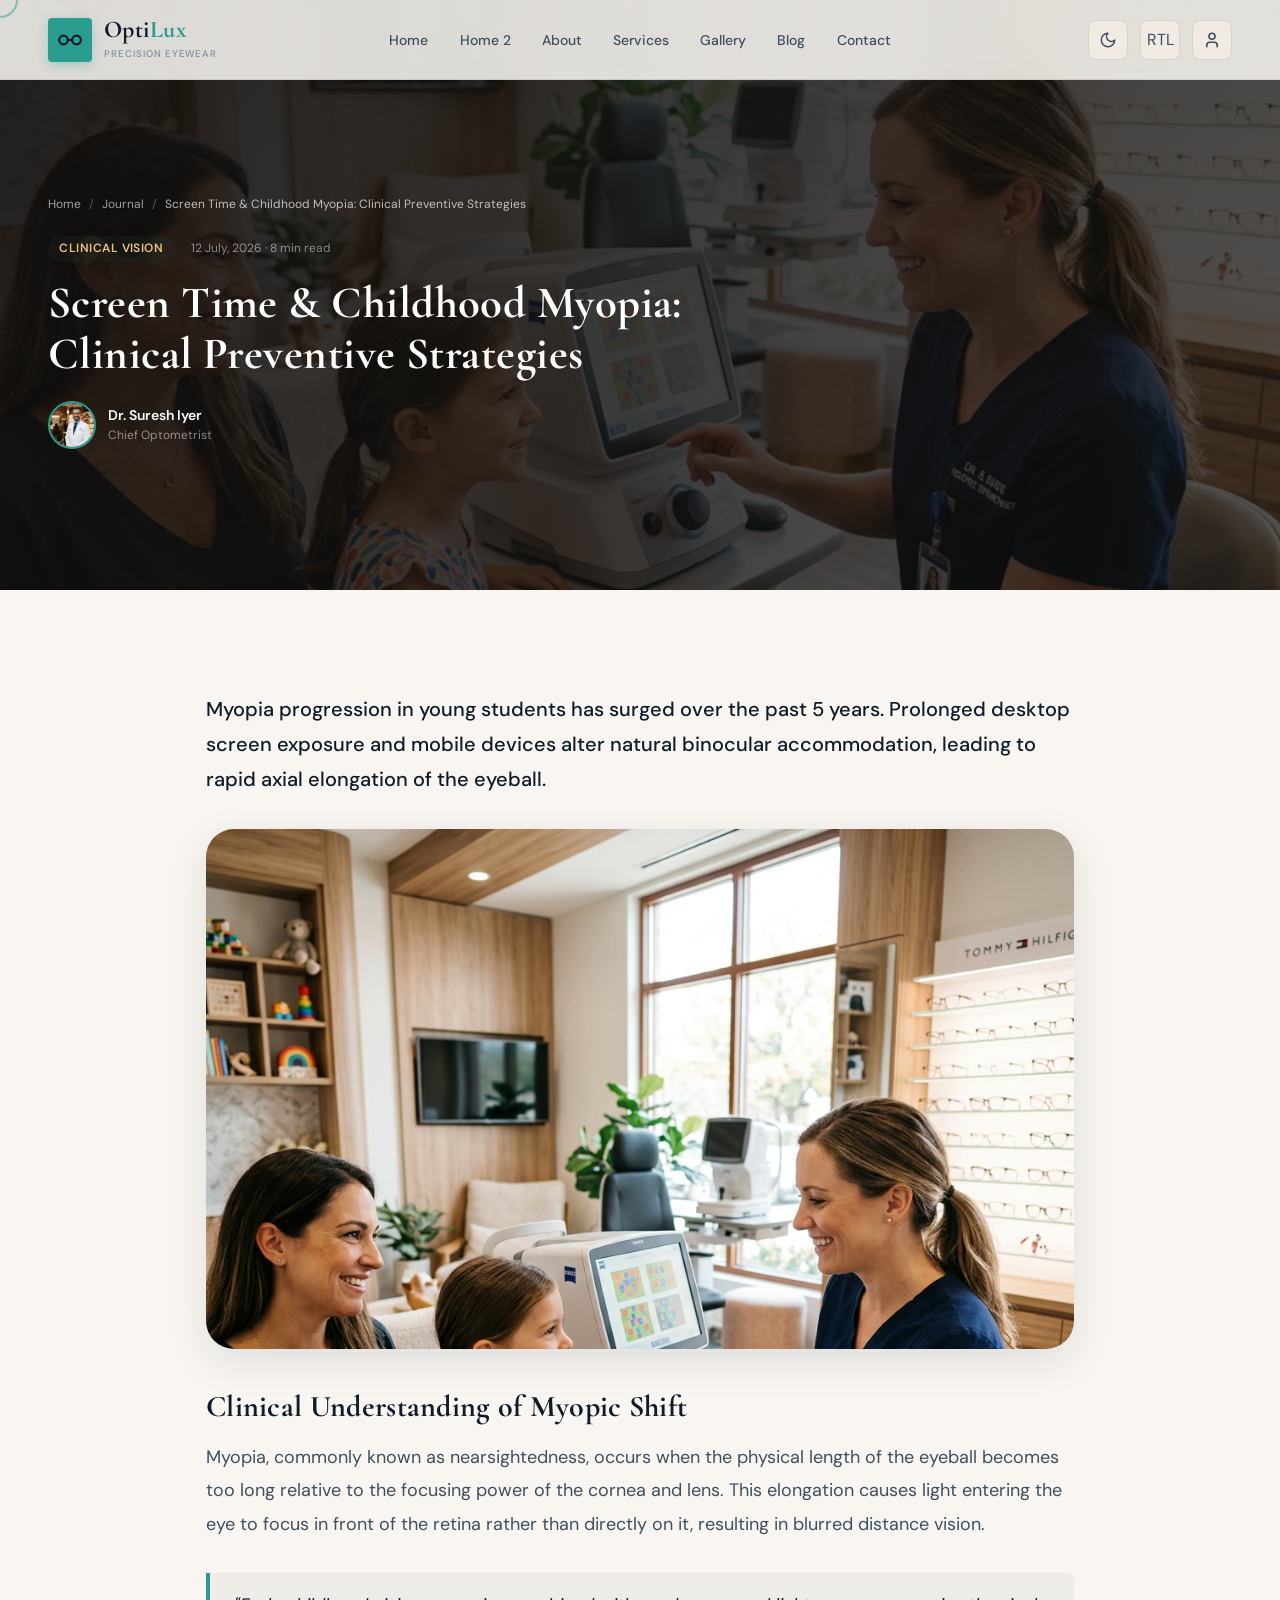
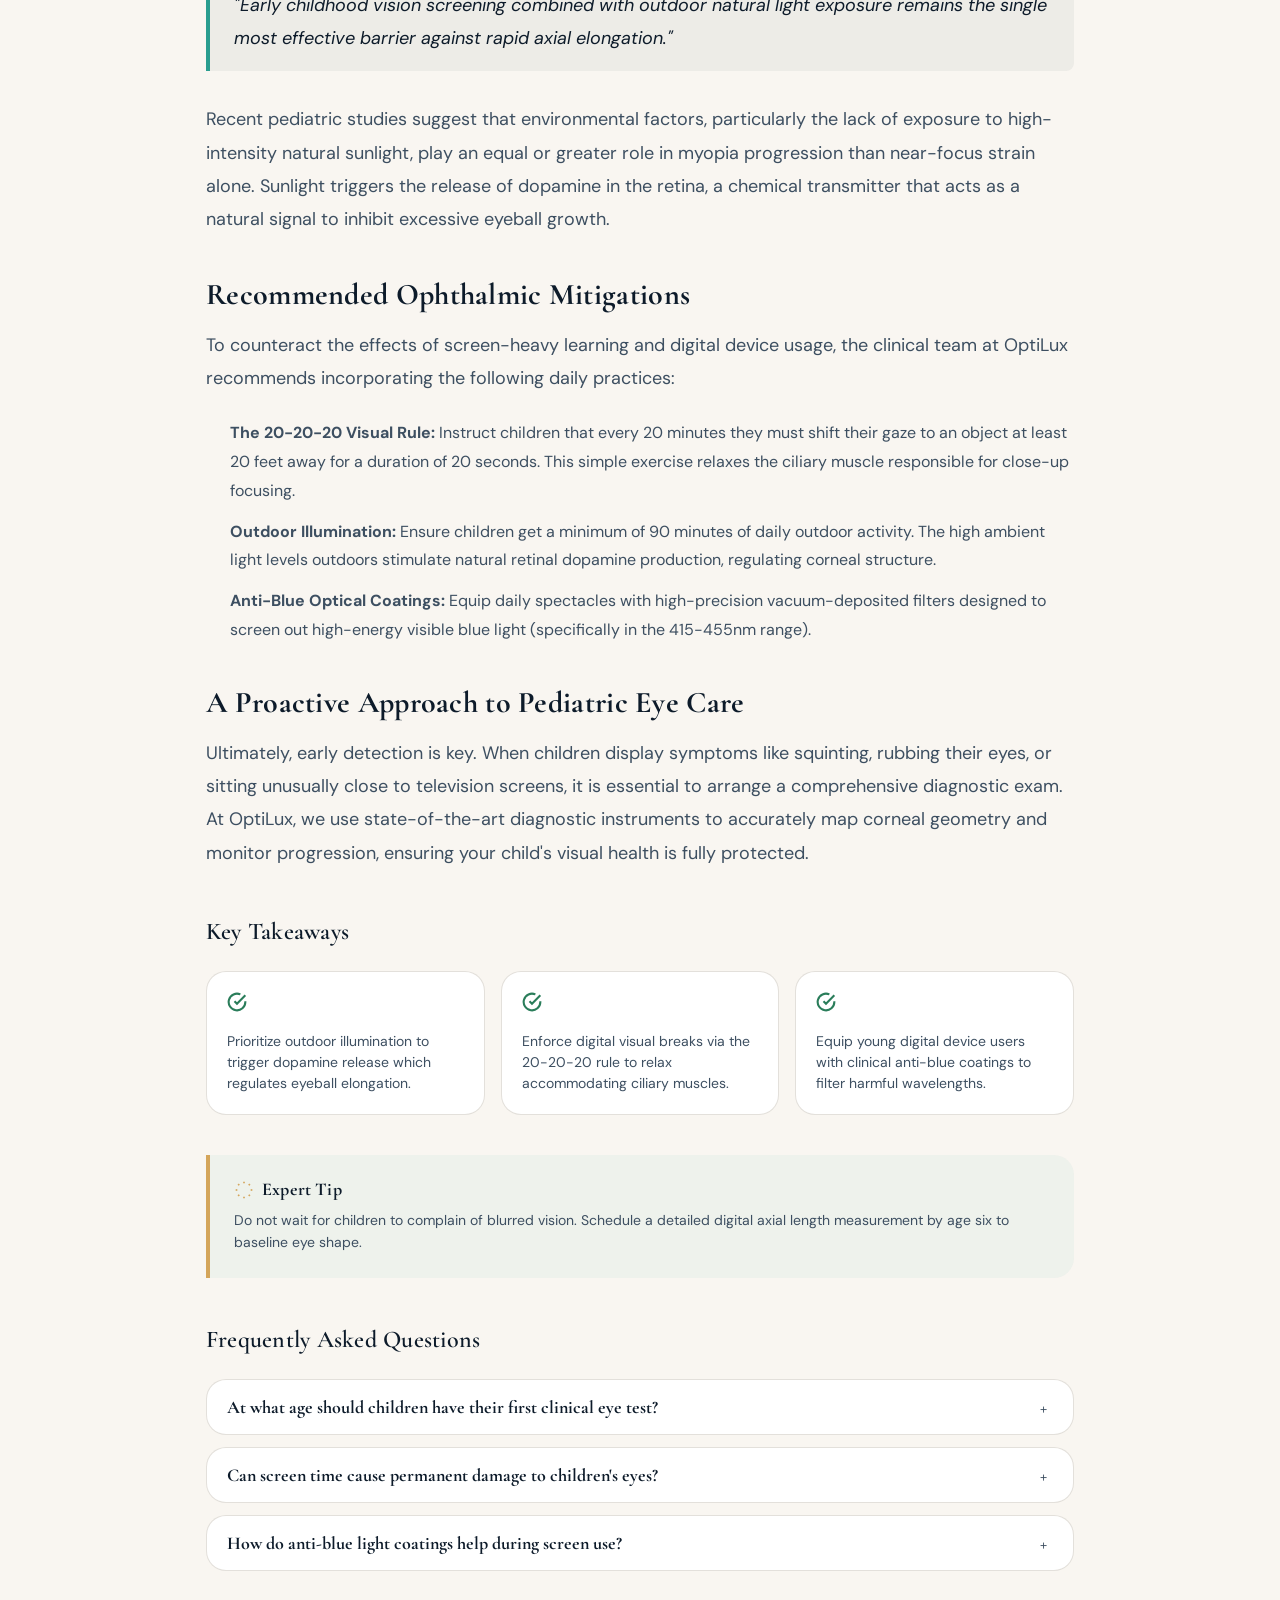
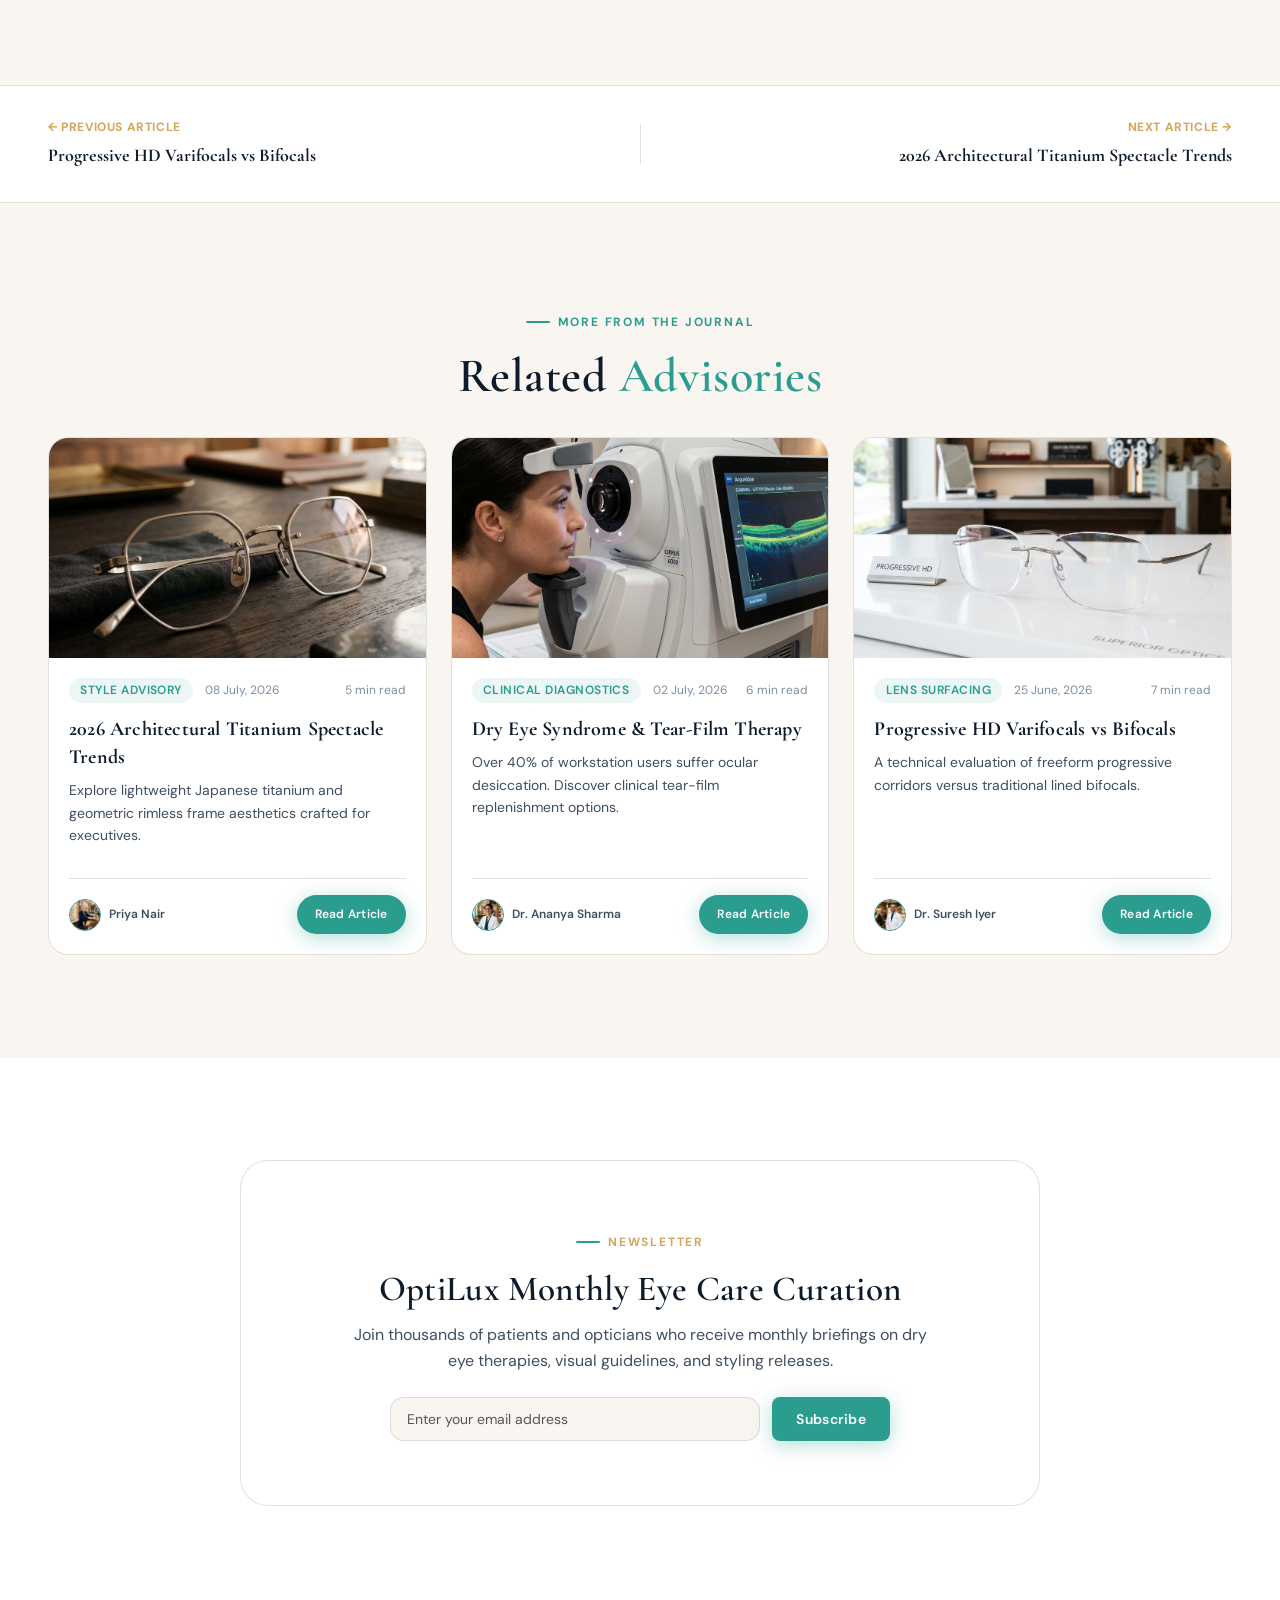
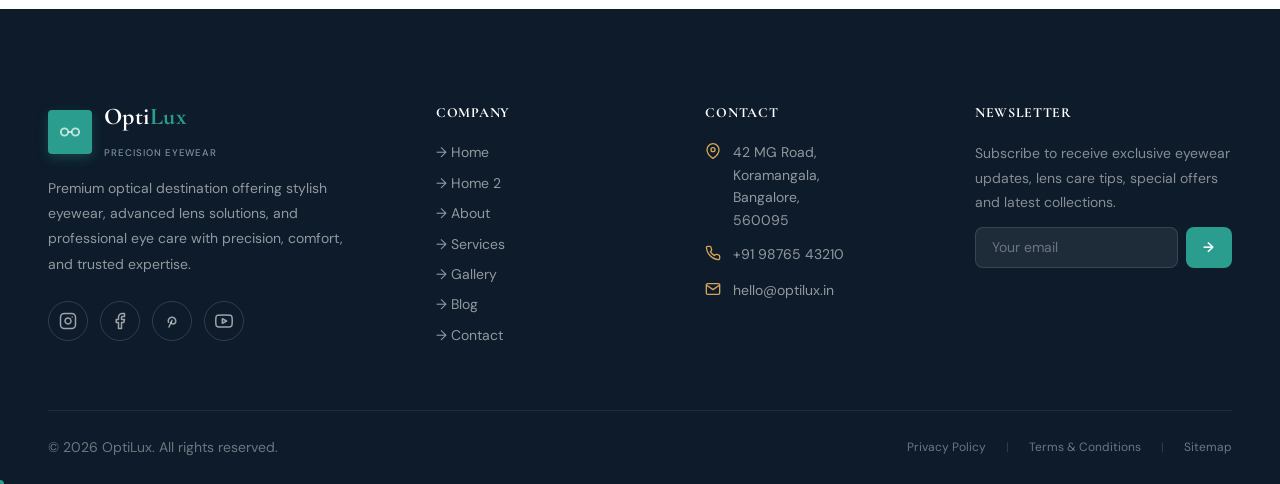
<file: blog-details.html>
<!DOCTYPE html>
<html lang="en" dir="ltr" data-theme="light">
<head>
  <meta charset="UTF-8" />
  <meta name="viewport" content="width=device-width, initial-scale=1.0" />
  <title>Screen Time &amp; Paediatric Vision — OptiLux Journal</title>
  <meta name="description" content="Clinical review on digital screen time impact on childhood myopia and preventive optical protocols — by Dr. Suresh Iyer, OptiLux." />
  <link rel="stylesheet" href="assets/css/style.css" />
  <link rel="stylesheet" href="assets/css/responsive.css" />
  <style>
    .post-content { max-width: 100%; }
    .post-content h2 { font-size: var(--text-2xl) !important; margin: var(--space-10) 0 var(--space-4) !important; color: var(--text-primary); font-family: var(--font-display); font-weight: 700; }
    .post-content p { margin-bottom: var(--space-6) !important; line-height: 1.85 !important; color: var(--text-secondary); font-size: 1.125rem !important; }
    .post-content ul, .post-content ol { margin-bottom: var(--space-6) !important; padding-left: var(--space-6); }
    .post-content li { margin-bottom: var(--space-3) !important; line-height: 1.8 !important; color: var(--text-secondary); }
    .post-content blockquote { border-left: 4px solid var(--sapphire); padding: var(--space-4) var(--space-6); background: rgba(30,53,47,0.05); border-radius: 0 var(--radius-md) var(--radius-md) 0; margin: var(--space-8) 0; }
    .post-content blockquote p { margin-bottom: 0 !important; font-style: italic; font-size: var(--text-md); color: var(--text-primary); }

    /* ─── Centered Single-Column Layout ─── */
    .blog-details-grid {
      display: block !important;
      width: 100% !important;
    }
    .article-main-col {
      max-width: 900px !important;
      margin: 0 auto !important;
      padding: 0 var(--space-4) !important;
    }

    /* ─── Premium Featured Image ─── */
    .article-featured-img-wrap {
      max-width: 100% !important;
      height: auto !important;
      max-height: 520px !important;
      border-radius: var(--radius-2xl) !important;
      margin: var(--space-8) auto !important;
      overflow: hidden;
      box-shadow: var(--shadow-lg) !important;
    }
    .article-featured-img-wrap img {
      width: 100% !important;
      height: 100% !important;
      object-fit: cover !important;
    }
    
    /* ─── Previous / Next Nav ─── */
    .prev-next-nav {
      display: flex;
      flex-direction: column;
      gap: var(--space-4);
      justify-content: space-between;
      align-items: center;
    }
    @media (min-width: 576px) {
      .prev-next-nav {
        flex-direction: row;
        gap: var(--space-8);
      }
    }
    .nav-arrow-link {
      display: flex;
      flex-direction: column;
      text-decoration: none;
      flex: 1;
      max-width: 45%;
      transition: opacity 0.2s ease;
    }
    .nav-arrow-link:hover {
      opacity: 0.8;
    }
    .arrow-label {
      font-size: var(--text-xs);
      color: var(--cyan);
      text-transform: uppercase;
      font-weight: 700;
      letter-spacing: 0.05em;
      margin-bottom: 4px;
    }
    .arrow-title {
      font-family: var(--font-display);
      font-size: var(--text-md);
      font-weight: 700;
      color: var(--text-primary);
      white-space: nowrap;
      overflow: hidden;
      text-overflow: ellipsis;
      display: block;
    }
    @media (max-width: 575px) {
      .nav-arrow-link {
        max-width: 100%;
        width: 100%;
      }
      .nav-divider {
        display: none;
      }
    }

    /* ─── Takeaway Cards ─── */
    .takeaways-grid {
      display: grid;
      grid-template-columns: repeat(auto-fit, minmax(220px, 1fr));
      gap: var(--space-4);
    }
    .takeaway-card {
      background: var(--bg-card);
      border: 1px solid var(--border-color);
      border-radius: var(--radius-xl);
      padding: var(--space-5);
      position: relative;
      display: flex;
      flex-direction: column;
      gap: var(--space-2);
      transition: transform 0.2s ease, box-shadow 0.2s ease;
    }
    .takeaway-card:hover {
      transform: translateY(-2px);
      box-shadow: var(--shadow-sm);
    }
    .takeaway-icon {
      color: var(--emerald);
      margin-bottom: var(--space-1);
    }
    .takeaway-card p {
      font-size: var(--text-sm);
      color: var(--text-secondary);
      line-height: 1.5;
      margin: 0;
    }

    /* ─── Accordion ─── */
    .accordion-item {
      border: 1px solid var(--border-color);
      background: var(--bg-card);
      border-radius: var(--radius-xl);
      margin-bottom: var(--space-3);
      overflow: hidden;
      transition: border-color 0.2s ease;
    }
    .accordion-item.active {
      border-color: var(--cyan);
    }
    .accordion-header {
      width: 100%;
      padding: var(--space-4) var(--space-5);
      display: flex;
      justify-content: space-between;
      align-items: center;
      background: none;
      border: none;
      text-align: left;
      font-family: var(--font-display);
      font-size: var(--text-md);
      font-weight: 700;
      color: var(--text-primary);
      cursor: pointer;
    }
    .accordion-icon {
      width: 20px;
      height: 20px;
      display: flex;
      align-items: center;
      justify-content: center;
      transition: transform 0.3s ease;
      color: var(--text-secondary);
    }
    .accordion-item.active .accordion-icon {
      transform: rotate(45deg);
      color: var(--cyan);
    }
    .accordion-content {
      max-height: 0;
      overflow: hidden;
      transition: max-height 0.3s ease-out;
    }
    .accordion-inner {
      padding: 0 var(--space-5) var(--space-4);
      font-size: var(--text-sm);
      color: var(--text-secondary);
      line-height: 1.6;
    }

    /* ─── Light/Dark Adaptive Newsletter Placeholder ─── */
    [data-theme="light"] .newsletter-cta-card .footer-newsletter input::placeholder {
      color: #555555 !important;
      opacity: 1 !important;
    }
    [data-theme="light"] .newsletter-cta-card .footer-newsletter input {
      color: var(--text-primary) !important;
    }
    [data-theme="dark"] .newsletter-cta-card .footer-newsletter input::placeholder {
      color: rgba(255, 255, 255, 0.5) !important;
      opacity: 1 !important;
    }
  </style>
  <link rel="icon" type="image/png" href="assets/images/favicon.png">
  <link rel="shortcut icon" href="assets/images/favicon.png" type="image/png">
  <link rel="apple-touch-icon" href="assets/images/favicon.png">
</head>
<body>
<div id="preloader"><div class="preloader-inner"><div class="preloader-logo">Opti<span>Lux</span></div><div class="preloader-bar"><div class="preloader-bar-fill"></div></div><div class="preloader-dots"><div class="preloader-dot"></div><div class="preloader-dot"></div><div class="preloader-dot"></div></div></div></div>
<div id="page-progress"></div>

  <!-- ═══ NAVBAR ═══ -->
  <nav class="navbar" role="navigation" aria-label="Main navigation">
    <div class="container nav-inner">
      <a href="index.html" class="nav-logo" aria-label="OptiLux Home">
        <div class="nav-logo-icon">
          <svg width="26" height="26" viewBox="0 0 24 24" fill="none" stroke="currentColor" stroke-width="2"><circle cx="6" cy="12" r="4"/><circle cx="18" cy="12" r="4"/><path d="M10 12h4"/><path d="M2 12h0.5"/><path d="M21.5 12h0.5"/></svg>
        </div>
        <div>
          <span class="nav-logo-text">Opti<span>Lux</span></span>
          <span class="nav-logo-sub">Precision Eyewear</span>
        </div>
      </a>

      <ul class="nav-links" role="list">
        <li><a href="index.html" class="nav-link">Home</a></li>
        <li><a href="home2.html" class="nav-link">Home 2</a></li>
        <li><a href="about.html" class="nav-link">About</a></li>
        <li><a href="services.html" class="nav-link">Services</a></li>
        <li><a href="gallery.html" class="nav-link">Gallery</a></li>
        <li><a href="blog.html" class="nav-link">Blog</a></li>
        <li><a href="contact.html" class="nav-link">Contact</a></li>
      </ul>

      <div class="nav-actions">
        <button class="nav-icon-btn" data-theme-toggle title="Toggle Dark Mode" aria-label="Toggle theme">
          <span class="icon-moon"><svg width="18" height="18" viewBox="0 0 24 24" fill="none" stroke="currentColor" stroke-width="2" stroke-linecap="round" stroke-linejoin="round"><path d="M12 3a6 6 0 0 0 9 9 9 9 0 1 1-9-9Z"/></svg></span>
          <span class="icon-sun" style="display:none"><svg width="18" height="18" viewBox="0 0 24 24" fill="none" stroke="currentColor" stroke-width="2" stroke-linecap="round" stroke-linejoin="round"><circle cx="12" cy="12" r="4"/><path d="M12 2v2"/><path d="M12 20v2"/><path d="m4.93 4.93 1.41 1.41"/><path d="m17.66 17.66 1.41 1.41"/><path d="M2 12h2"/><path d="M20 12h2"/><path d="m6.34 17.66-1.41 1.41"/><path d="m19.07 4.93-1.41 1.41"/></svg></span>
        </button>
        <button class="nav-icon-btn" data-rtl-toggle title="Toggle RTL" aria-label="Toggle RTL">RTL</button>
        <div class="profile-dropdown-container">
          <button class="nav-icon-btn" id="profile-btn" aria-label="Profile" aria-haspopup="true" aria-expanded="false">
            <svg width="18" height="18" viewBox="0 0 24 24" fill="none" stroke="currentColor" stroke-width="2.2" stroke-linecap="round" stroke-linejoin="round">
              <path d="M19 21v-2a4 4 0 0 0-4-4H9a4 4 0 0 0-4 4v2" />
              <circle cx="12" cy="7" r="4" />
            </svg>
          </button>
          <div class="profile-dropdown" id="profile-dropdown" aria-hidden="true">
            <a href="login.html">Login</a>
            <a href="signup.html">Signup</a>
          </div>
        </div>
        
        <button class="hamburger" id="hamburger" aria-label="Open menu" aria-expanded="false">
          <span></span><span></span><span></span>
        </button>
      </div>
    </div>
  </nav>

  <!-- Mobile Menu -->
  <div class="mobile-menu" id="mobile-menu" aria-hidden="true">
    <a href="index.html" class="mobile-nav-link">Home</a>
    <a href="home2.html" class="mobile-nav-link">Home 2</a>
    <a href="about.html" class="mobile-nav-link">About</a>
    <a href="services.html" class="mobile-nav-link">Services</a>
    <a href="gallery.html" class="mobile-nav-link">Gallery</a>
    <a href="blog.html" class="mobile-nav-link">Blog</a>
    <a href="contact.html" class="mobile-nav-link">Contact</a>
    <a href="login.html" class="mobile-nav-link">Login</a>
    <a href="signup.html" class="mobile-nav-link">Signup</a>
  </div>

<!-- ═══ SECTION 1: POST HERO ═══ -->
<section class="page-hero" id="article-hero" style="min-height:55vh; position:relative;">
  <div class="page-hero-bg" id="hero-bg" style="background-image: url('assets/images/hero_eye_exam.png'); background-size: cover; background-position: center; position: absolute; inset:0; z-index:1;">
    <div style="position:absolute;inset:0;background:linear-gradient(135deg, rgba(18,16,15,0.92) 0%, rgba(18,16,15,0.7) 100%)"></div>
  </div>
  <div class="container page-hero-content" style="position:relative; z-index:2;">
    <nav class="breadcrumb">
      <a href="index.html">Home</a><span>/</span>
      <a href="blog.html">Journal</a><span>/</span>
      <span id="breadcrumb-active" style="color:rgba(255,255,255,0.7)">Clinical Paediatrics</span>
    </nav>
    <div style="margin-bottom:var(--space-4)">
      <span class="blog-category" id="hero-category" style="background:rgba(30,53,47,0.2);color:var(--cyan-light)">Clinical Vision Care</span>
      &nbsp;&nbsp;
      <span style="font-size:var(--text-xs);color:rgba(255,255,255,0.5)" id="hero-meta">12 July 2026 · 8 min read</span>
    </div>
    <h1 id="hero-title" style="font-family:var(--font-display);font-size:clamp(1.8rem,4vw,2.8rem);font-weight:900;color:#fff;line-height:1.15;max-width:720px;margin-bottom:var(--space-5)">Screen Time &amp; Childhood Myopia: Clinical Preventive Strategies</h1>
    <div style="display:flex;align-items:center;gap:var(--space-3)">
      <img id="author-img" src="assets/images/team_1.png" alt="Dr. Suresh Iyer" style="width:48px;height:48px;border-radius:50%;object-fit:cover;border:2px solid var(--sapphire)" />
      <div>
        <div style="color:#fff;font-weight:600;font-size:var(--text-sm)" id="author-name">Dr. Suresh Iyer</div>
        <div style="color:rgba(255,255,255,0.5);font-size:var(--text-xs)" id="author-deg">MCOptom · Chief Optometrist at OptiLux</div>
      </div>
    </div>
  </div>
</section>

<!-- ═══ SECTION 2: POST CONTENT ═══ -->
<section class="section bg-primary">
  <div class="container">
    <div class="blog-details-grid">
      <!-- Main Content -->
      <div class="article-main-col">
        <!-- Lead Intro -->
        <p id="article-lead" style="font-size:var(--text-lg);font-weight:500;color:var(--text-primary);line-height:1.75;margin-bottom:var(--space-6)">Myopia prevalence in school-age children has risen markedly over recent years. Prolonged desktop and smartphone exposure alters natural binocular accommodation.</p>

        <!-- Featured Image -->
        <div class="article-featured-img-wrap" style="border-radius:var(--radius-xl);overflow:hidden;margin-bottom:var(--space-8);box-shadow:var(--shadow-md);height:400px;">
          <img id="article-featured-img" src="assets/images/myopia_child.png" alt="Featured Article Image" style="width:100%;height:100%;object-fit:cover" />
        </div>

        <!-- Body Content -->
        <article class="post-content reveal" id="article-body">
          <!-- Injected dynamically -->
        </article>

        <!-- Key Takeaways Section -->
        <div class="takeaways-section" style="margin-top:var(--space-12)">
          <h3 style="font-family:var(--font-display);font-size:var(--text-xl);margin-bottom:var(--space-6);color:var(--text-primary)">Key Takeaways</h3>
          <div class="takeaways-grid" id="takeaways-container">
            <!-- Takeaway cards injected dynamically -->
          </div>
        </div>

        <!-- Expert Tip Container -->
        <div class="expert-tip-box" style="margin-top:var(--space-10);padding:var(--space-6);background:rgba(42,157,143,0.05);border-left:4px solid var(--cyan);border-radius:0 var(--radius-xl) var(--radius-xl) 0">
          <div style="display:flex;align-items:center;gap:var(--space-2);margin-bottom:var(--space-2);color:var(--cyan)">
            <svg width="20" height="20" viewBox="0 0 24 24" fill="none" stroke="currentColor" stroke-width="2"><path d="M12 2v2"/><path d="M12 20v2"/><path d="m4.93 4.93 1.41 1.41"/><path d="m17.66 17.66 1.41 1.41"/><path d="M2 12h2"/><path d="M20 12h2"/><path d="m6.34 17.66-1.41 1.41"/><path d="m19.07 4.93-1.41 1.41"/></svg>
            <h4 style="margin:0;font-weight:700;font-size:var(--text-md)">Expert Tip</h4>
          </div>
          <p id="expert-tip-text" style="margin:0;font-size:var(--text-sm);color:var(--text-secondary);line-height:1.6"></p>
        </div>

        <!-- FAQ Accordion -->
        <div class="faq-accordion-section" style="margin-top:var(--space-12)">
          <h3 style="font-family:var(--font-display);font-size:var(--text-xl);margin-bottom:var(--space-6);color:var(--text-primary)">Frequently Asked Questions</h3>
          <div class="accordion-group" id="faq-container">
            <!-- Accordion cards injected dynamically -->
          </div>
        </div>
      </div>
    </div>
  </div>
</section>

<!-- ═══ PREVIOUS / NEXT NAVIGATION ═══ -->
<section class="section bg-secondary" style="border-top:1px solid var(--border-color); border-bottom:1px solid var(--border-color); padding:var(--space-8) 0">
  <div class="container">
    <div class="prev-next-nav">
      <a href="#" id="prev-article-btn" class="nav-arrow-link">
        <span class="arrow-label">&larr; Previous Article</span>
        <span class="arrow-title" id="prev-article-title">...</span>
      </a>
      <div class="nav-divider" style="width:1px;background:var(--border-color);height:40px;"></div>
      <a href="#" id="next-article-btn" class="nav-arrow-link" style="text-align:right">
        <span class="arrow-label">Next Article &rarr;</span>
        <span class="arrow-title" id="next-article-title">...</span>
      </a>
    </div>
  </div>
</section>

<!-- ═══ RELATED ARTICLES ═══ -->
<section class="section bg-primary" aria-label="Related Publications">
  <div class="container">
    <div class="section-header text-center" style="margin-bottom:var(--space-8)">
      <span class="section-label" style="justify-content:center">More from the Journal</span>
      <h2 class="section-title text-center">Related <span>Advisories</span></h2>
    </div>
    <div class="grid grid-3 gap-6" id="related-articles-container">
      <!-- Injected dynamically -->
    </div>
  </div>
</section>

<!-- ═══ NEWSLETTER CTA ═══ -->
<section class="section bg-secondary">
  <div class="container">
    <div class="newsletter-cta-card reveal-scale" style="background:var(--bg-card);border:1px solid var(--border-color);border-radius:var(--radius-2xl);padding:clamp(2rem, 5vw, 4rem);text-align:center;max-width:800px;margin-inline:auto;">
      <span class="section-label" style="justify-content:center;color:var(--cyan)">Newsletter</span>
      <h2 style="font-family:var(--font-display);font-size:clamp(1.5rem, 3vw, 2.2rem);color:var(--text-primary);margin-bottom:var(--space-3)">OptiLux Monthly Eye Care Curation</h2>
      <p style="color:var(--text-secondary);max-width:600px;margin:0 auto var(--space-6);line-height:1.6">Join thousands of patients and opticians who receive monthly briefings on dry eye therapies, visual guidelines, and styling releases.</p>
      <form style="display:flex;gap:var(--space-3);max-width:500px;margin-inline:auto;" class="footer-newsletter">
        <input type="email" placeholder="Enter your email address" required style="flex-grow:1;padding:var(--space-3) var(--space-4);background:var(--bg-primary);border:1px solid var(--border-color);border-radius:var(--radius-lg);color:var(--text-primary);" />
        <button type="submit" class="btn btn-primary" style="padding:0 var(--space-6)">Subscribe</button>
      </form>
    </div>
  </div>
</section>

  <!-- ═══ FOOTER ═══ -->
  <footer class="footer" role="contentinfo">
    <div class="container">
      <div class="footer-main">
        <div class="footer-brand">
          <a href="index.html" class="nav-logo" style="margin-bottom:var(--space-4);display:inline-flex" aria-label="OptiLux Home">
            <div class="nav-logo-icon">
              <svg width="22" height="22" viewBox="0 0 24 24" fill="none" stroke="currentColor" stroke-width="2"><circle cx="6" cy="12" r="4"/><circle cx="18" cy="12" r="4"/><path d="M10 12h4"/><path d="M2 12h0.5"/><path d="M21.5 12h0.5"/></svg>
            </div>
            <div>
              <span class="nav-logo-text" style="color:#fff">Opti<span>Lux</span></span>
              <span class="nav-logo-sub">Precision Eyewear</span>
            </div>
          </a>
          <p>Premium optical destination offering stylish eyewear, advanced lens solutions, and professional eye care with precision, comfort, and trusted expertise.</p>
          <div class="footer-socials" style="margin-top:var(--space-5)">
            <a href="https://instagram.com" target="_blank" rel="noopener noreferrer" class="social-icon" aria-label="Instagram">
              <svg width="18" height="18" viewBox="0 0 24 24" fill="none" stroke="currentColor" stroke-width="2" stroke-linecap="round" stroke-linejoin="round">
                <rect x="2" y="2" width="20" height="20" rx="5" ry="5"></rect>
                <path d="M16 11.37A4 4 0 1 1 12.63 8 4 4 0 0 1 16 11.37z"></path>
                <line x1="17.5" y1="6.5" x2="17.51" y2="6.5"></line>
              </svg>
            </a>
            <a href="https://facebook.com" target="_blank" rel="noopener noreferrer" class="social-icon" aria-label="Facebook">
              <svg width="18" height="18" viewBox="0 0 24 24" fill="none" stroke="currentColor" stroke-width="2" stroke-linecap="round" stroke-linejoin="round">
                <path d="M18 2h-3a5 5 0 0 0-5 5v3H7v4h3v8h4v-8h3l1-4h-4V7a1 1 0 0 1 1-1h3z"></path>
              </svg>
            </a>
            <a href="https://pinterest.com" target="_blank" rel="noopener noreferrer" class="social-icon" aria-label="Pinterest">
              <svg width="18" height="18" viewBox="0 0 24 24" fill="none" stroke="currentColor" stroke-width="2" stroke-linecap="round" stroke-linejoin="round">
                <path d="M8 20l4 -9" />
                <path d="M10.7 14c.437 1.263 1.43 2 2.55 2c2.071 0 3.75 -1.554 3.75 -4a5 5 0 1 0 -9.7 1.7" />
              </svg>
            </a>
            <a href="https://youtube.com" target="_blank" rel="noopener noreferrer" class="social-icon" aria-label="YouTube">
              <svg width="18" height="18" viewBox="0 0 24 24" fill="none" stroke="currentColor" stroke-width="2" stroke-linecap="round" stroke-linejoin="round">
                <path d="M22.54 6.42a2.78 2.78 0 0 0-1.95-1.96C18.88 4 12 4 12 4s-6.88 0-8.59.46a2.78 2.78 0 0 0-1.95 1.96A29 29 0 0 0 1 12a29 29 0 0 0 .46 5.58 2.78 2.78 0 0 0 1.95 1.96C5.12 20 12 20 12 20s6.88 0 8.59-.46a2.78 2.78 0 0 0 1.95-1.96A29 29 0 0 0 23 12a29 29 0 0 0-.46-5.58z"></path>
                <polygon points="9.75 15.02 15.5 12 9.75 8.98 9.75 15.02"></polygon>
              </svg>
            </a>
          </div>
        </div>

        <div class="footer-col">
          <h4>Company</h4>
          <ul class="footer-links">
            <li><a href="index.html" class="footer-link">→ Home</a></li>
            <li><a href="home2.html" class="footer-link">→ Home 2</a></li>
            <li><a href="about.html" class="footer-link">→ About</a></li>
            <li><a href="services.html" class="footer-link">→ Services</a></li>
            <li><a href="gallery.html" class="footer-link">→ Gallery</a></li>
            <li><a href="blog.html" class="footer-link">→ Blog</a></li>
            <li><a href="contact.html" class="footer-link">→ Contact</a></li>
          </ul>
        </div>

        <div class="footer-col">
          <h4>Contact</h4>
          <div class="footer-contact-item">
            <span class="footer-contact-icon">
              <svg width="16" height="16" viewBox="0 0 24 24" fill="none" stroke="currentColor" stroke-width="2" stroke-linecap="round" stroke-linejoin="round"><path d="M21 10c0 7-9 13-9 13s-9-6-9-13a9 9 0 0 1 18 0z"/><circle cx="12" cy="10" r="3"/></svg>
            </span>
            <span>42 MG Road,<br>Koramangala,<br>Bangalore,<br>560095</span>
          </div>
          <div class="footer-contact-item">
            <span class="footer-contact-icon">
              <svg width="16" height="16" viewBox="0 0 24 24" fill="none" stroke="currentColor" stroke-width="2" stroke-linecap="round" stroke-linejoin="round"><path d="M22 16.92v3a2 2 0 0 1-2.18 2 19.79 19.79 0 0 1-8.63-3.07 19.5 19.5 0 0 1-6-6 19.79 19.79 0 0 1-3.07-8.67A2 2 0 0 1 4.11 2h3a2 2 0 0 1 2 1.72 12.84 12.84 0 0 0 .7 2.81 2 2 0 0 1-.45 2.11L8.09 9.91a16 16 0 0 0 6 6l1.27-1.27a2 2 0 0 1 2.11-.45 12.84 12.84 0 0 0 2.81.7A2 2 0 0 1 22 16.92z"/></svg>
            </span>
            <a href="tel:+919876543210" style="color:inherit;text-decoration:none">+91 98765 43210</a>
          </div>
          <div class="footer-contact-item">
            <span class="footer-contact-icon">
              <svg width="16" height="16" viewBox="0 0 24 24" fill="none" stroke="currentColor" stroke-width="2" stroke-linecap="round" stroke-linejoin="round"><path d="M4 4h16c1.1 0 2 .9 2 2v12c0 1.1-.9 2-2 2H4c-1.1 0-2-.9-2-2V6c0-1.1.9-2 2-2z"/><polyline points="22,6 12,13 2,6"/></svg>
            </span>
            <a href="mailto:hello@optilux.in" style="color:inherit;text-decoration:none">hello@optilux.in</a>
          </div>
        </div>

        <div class="footer-col">
          <h4>Newsletter</h4>
          <p style="font-size:var(--text-sm);color:rgba(255,255,255,0.5);margin-bottom:var(--space-3)">Subscribe to receive exclusive eyewear updates, lens care tips, special offers and latest collections.</p>
          <form class="footer-newsletter" data-form="newsletter">
            <input type="email" placeholder="Your email" data-validate="required,email" aria-label="Newsletter email" />
            <button type="submit">→</button>
          </form>
        </div>
      </div>

      <div class="footer-bottom">
        <p class="footer-copy">© 2026 OptiLux. All rights reserved.</p>
        <div class="footer-bottom-links">
          <a href="privacy-policy.html">Privacy Policy</a>
          <span>|</span>
          <a href="terms.html">Terms &amp; Conditions</a>
          <span>|</span>
          <a href="sitemap.html">Sitemap</a>
        </div>
      </div>
    </div>
  </footer>

  <!-- Back to Top -->
  <button class="back-to-top" aria-label="Back to top">↑</button>
<script src="assets/js/blog-data.js"></script>
<script src="assets/js/blog-details.js"></script>
<script src="assets/js/main.js"></script>
</body>
</html>
</file>
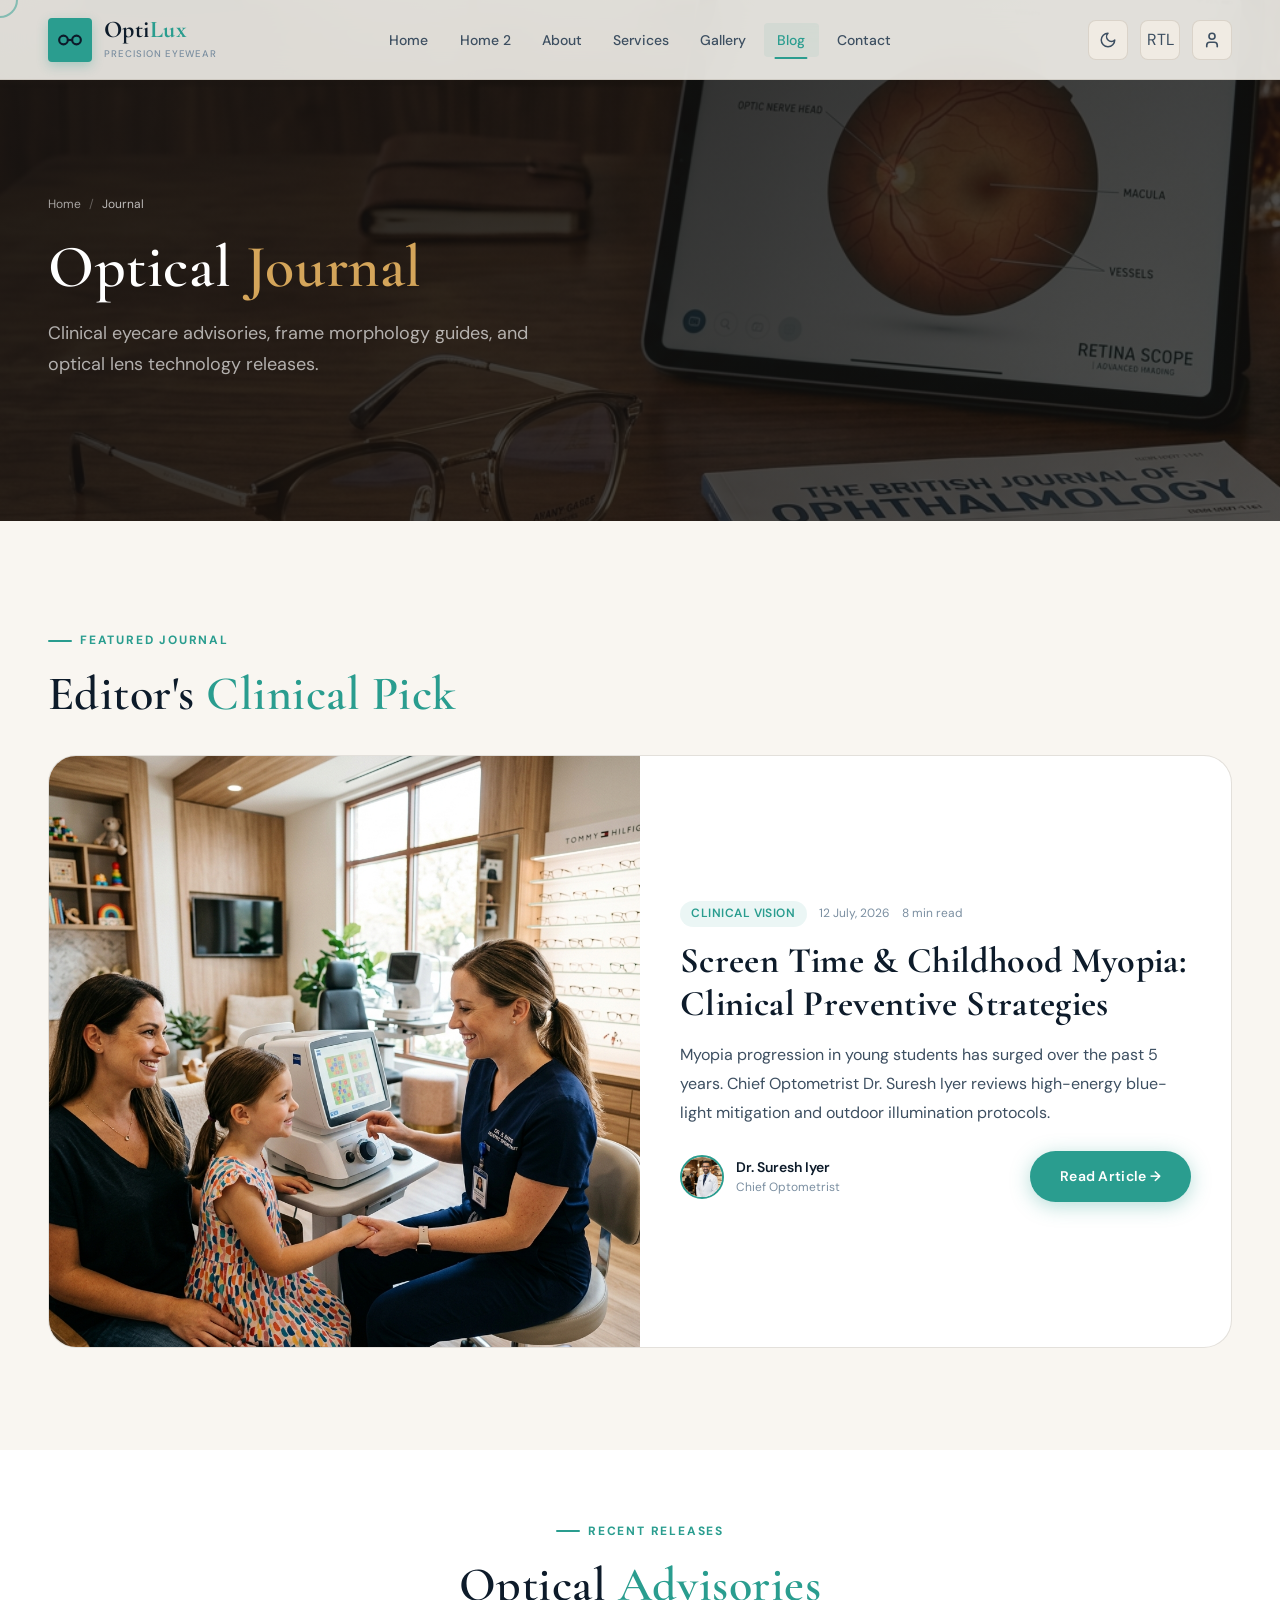
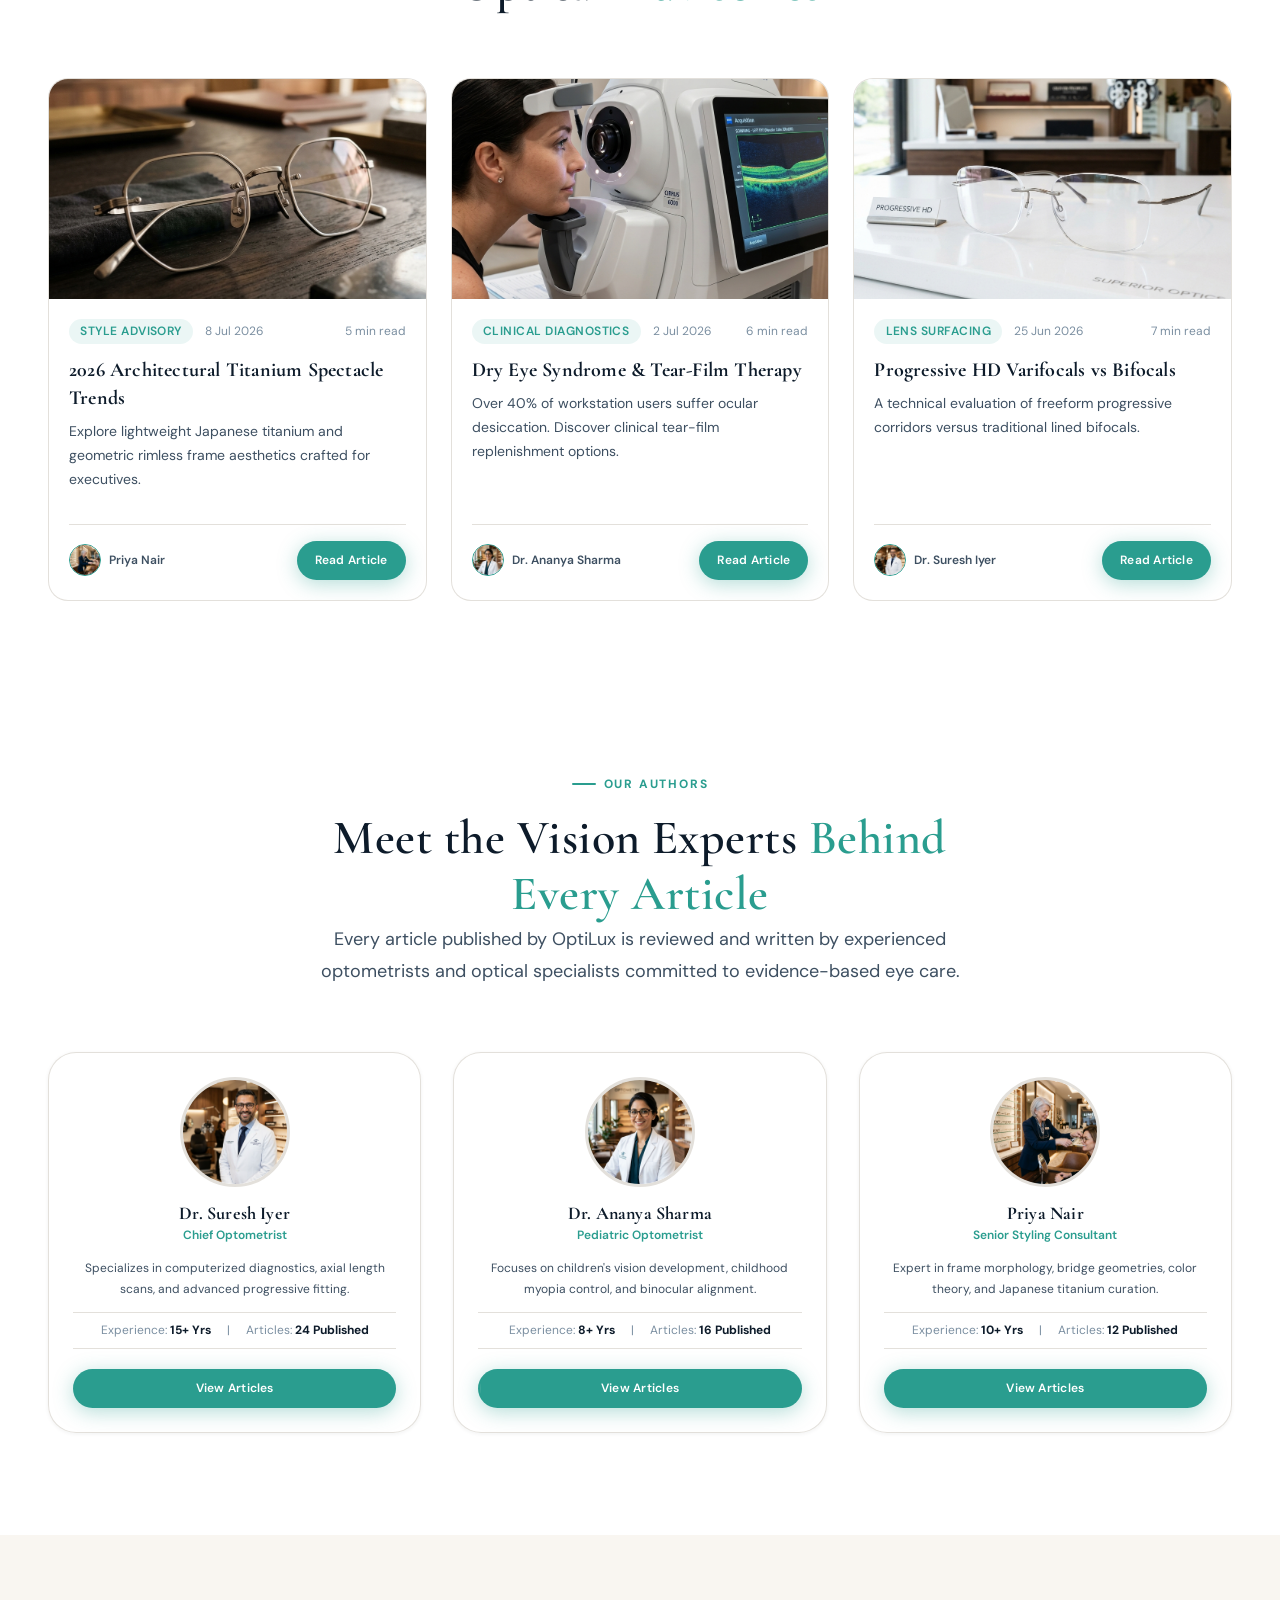
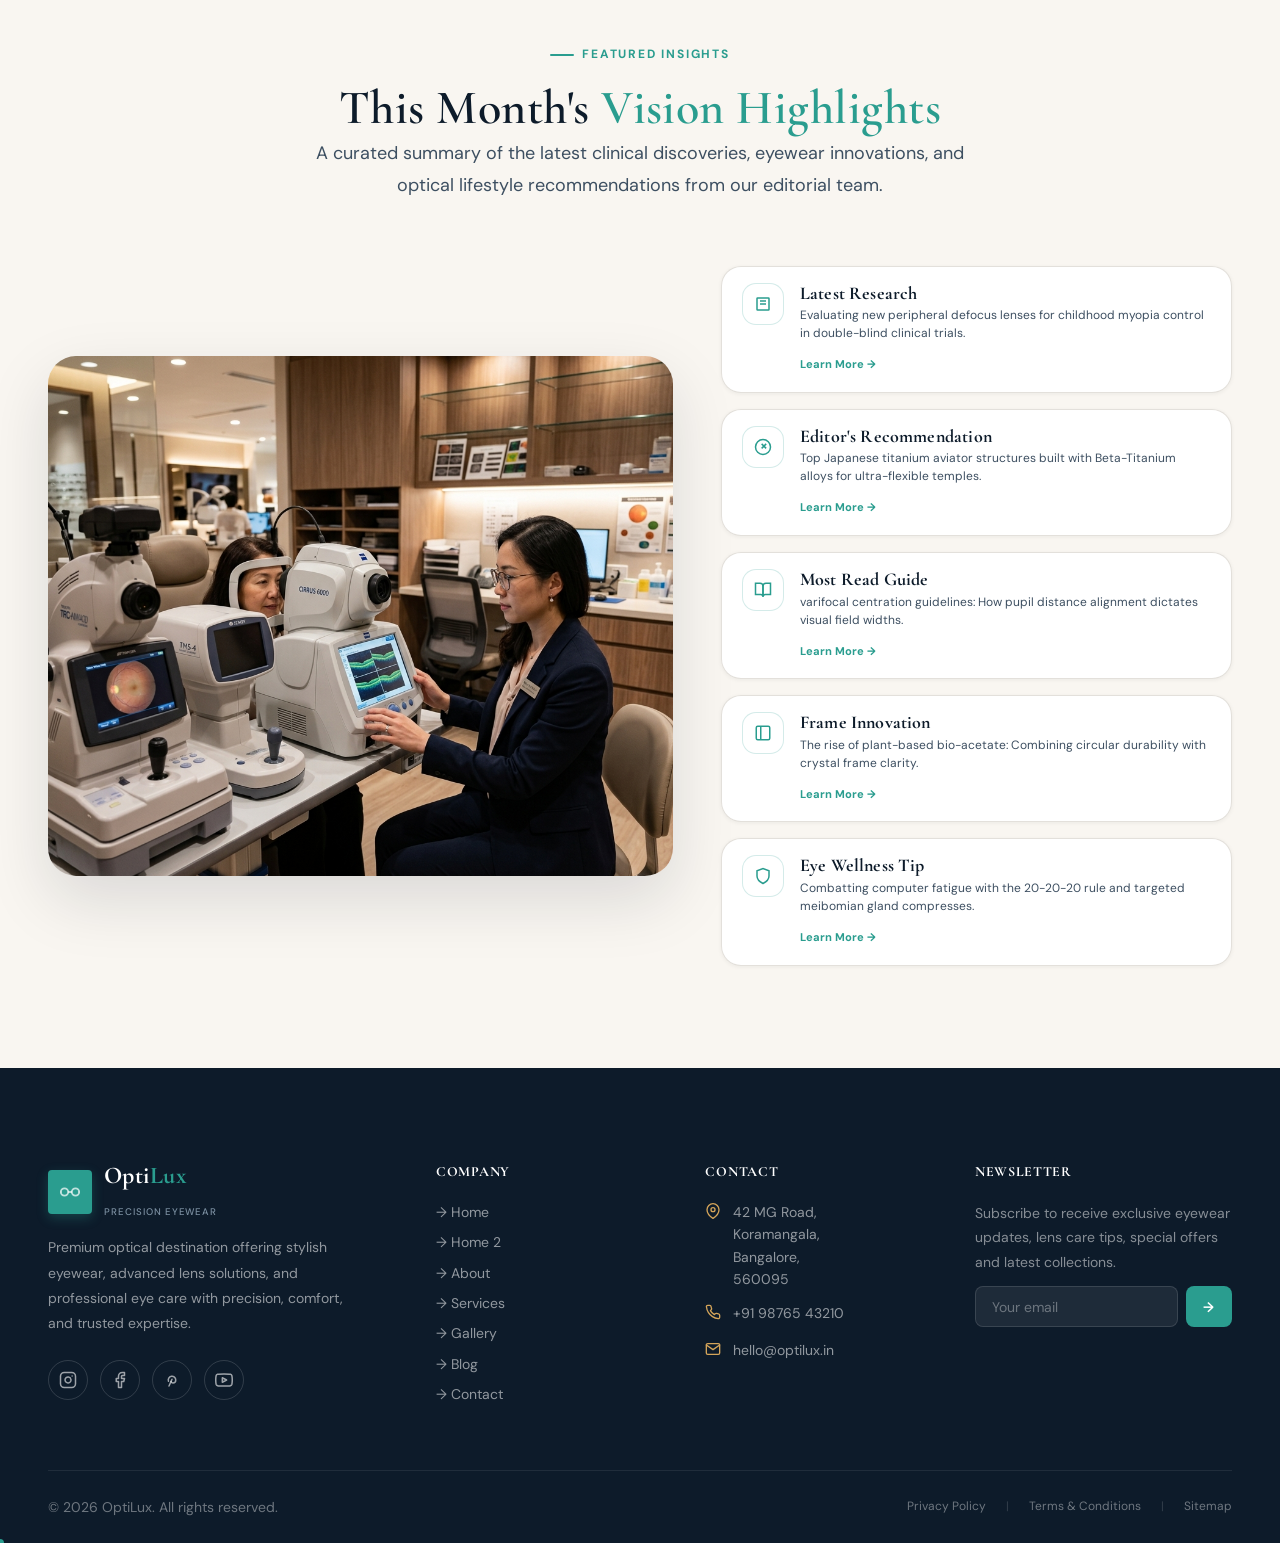
<file: blog.html>
<!DOCTYPE html>
<html lang="en" dir="ltr" data-theme="light">
<head>
  <meta charset="UTF-8" />
  <meta name="viewport" content="width=device-width, initial-scale=1.0" />
  <title>Optical Journal — OptiLux Eye Health &amp; Style</title>
  <meta name="description" content="OptiLux Journal — Clinical vision care insights, eyewear trends, lens technology advisories, and paediatric eye health." />
  <link rel="stylesheet" href="assets/css/style.css" />
  <link rel="stylesheet" href="assets/css/responsive.css" />
  <style>
    /* ─── Editorial Categories Cards ─── */
    .categories-grid {
      display: grid !important;
      grid-template-columns: repeat(auto-fit, minmax(320px, 1fr)) !important;
      gap: var(--space-8) !important;
      margin-top: var(--space-8) !important;
    }

    .category-card {
      background: var(--bg-card) !important;
      border: 1px solid var(--border-color) !important;
      border-radius: var(--radius-2xl) !important;
      overflow: hidden !important;
      box-shadow: var(--shadow-sm) !important;
      transition: var(--transition-spring) !important;
      display: flex !important;
      flex-direction: column !important;
    }

    .category-card:hover {
      transform: translateY(-6px) !important;
      box-shadow: var(--shadow-xl) !important;
      border-color: rgba(42, 157, 143, 0.3) !important;
    }

    .category-img-wrap {
      height: 200px !important;
      overflow: hidden !important;
      position: relative !important;
    }

    .category-img-wrap img {
      width: 100% !important;
      height: 100% !important;
      object-fit: cover !important;
      transition: transform 0.8s cubic-bezier(0.25, 1, 0.5, 1) !important;
    }

    .category-card:hover .category-img-wrap img {
      transform: scale(1.06) !important;
    }

    .category-count-badge {
      position: absolute !important;
      bottom: var(--space-4) !important;
      right: var(--space-4) !important;
      background: rgba(9, 13, 22, 0.85) !important;
      border: 1px solid rgba(255, 255, 255, 0.15) !important;
      color: #ffffff !important;
      backdrop-filter: blur(8px) !important;
      font-size: var(--text-xs) !important;
      font-weight: 700 !important;
      padding: var(--space-1) var(--space-3) !important;
      border-radius: var(--radius-full) !important;
    }

    .category-info {
      padding: var(--space-6) !important;
      display: flex !important;
      flex-direction: column !important;
      flex-grow: 1 !important;
    }

    .category-info h3 {
      font-family: var(--font-display) !important;
      font-size: var(--text-lg) !important;
      font-weight: 700 !important;
      color: var(--text-primary) !important;
      margin-bottom: var(--space-2) !important;
    }

    .category-info p {
      font-size: var(--text-sm) !important;
      color: var(--text-secondary) !important;
      line-height: 1.6 !important;
      margin-bottom: var(--space-5) !important;
      flex-grow: 1 !important;
    }

    .category-card-cta {
      display: inline-flex !important;
      align-items: center !important;
      gap: var(--space-2) !important;
      color: var(--sapphire) !important;
      font-weight: 700 !important;
      font-size: var(--text-sm) !important;
      transition: gap 0.3s ease !important;
      text-decoration: none !important;
    }

    .category-card:hover .category-card-cta {
      gap: var(--space-3) !important;
      color: var(--cyan) !important;
    }

    /* ─── Expert Contributors Grid ─── */
    .contributors-grid {
      display: grid !important;
      grid-template-columns: repeat(auto-fit, minmax(320px, 1fr)) !important;
      gap: var(--space-8) !important;
      margin-top: var(--space-8) !important;
    }

    .contributor-card {
      background: var(--bg-card) !important;
      border: 1px solid var(--border-color) !important;
      border-radius: var(--radius-2xl) !important;
      padding: var(--space-6) !important;
      box-shadow: var(--shadow-sm) !important;
      transition: var(--transition-spring) !important;
      display: flex !important;
      flex-direction: column !important;
      align-items: center !important;
      text-align: center !important;
    }

    .contributor-card:hover {
      transform: translateY(-6px) !important;
      box-shadow: var(--shadow-xl) !important;
      border-color: rgba(42, 157, 143, 0.25) !important;
    }

    .contributor-photo-wrap {
      width: 110px !important;
      height: 110px !important;
      border-radius: var(--radius-full) !important;
      overflow: hidden !important;
      border: 3px solid var(--border-color) !important;
      margin-bottom: var(--space-4) !important;
      transition: var(--transition-base) !important;
    }

    .contributor-card:hover .contributor-photo-wrap {
      border-color: var(--sapphire) !important;
    }

    .contributor-photo-wrap img {
      width: 100% !important;
      height: 100% !important;
      object-fit: cover !important;
    }

    .contributor-card h3 {
      font-family: var(--font-display) !important;
      font-size: var(--text-md) !important;
      font-weight: 700 !important;
      color: var(--text-primary) !important;
      margin-bottom: 2px !important;
    }

    .contributor-role {
      font-size: var(--text-xs) !important;
      color: var(--sapphire) !important;
      font-weight: 600 !important;
      margin-bottom: var(--space-3) !important;
    }

    .contributor-stats {
      display: flex !important;
      gap: var(--space-4) !important;
      margin-bottom: var(--space-5) !important;
      font-size: var(--text-xs) !important;
      color: var(--text-muted) !important;
      border-top: 1px solid var(--border-color) !important;
      border-bottom: 1px solid var(--border-color) !important;
      padding: var(--space-2) 0 !important;
      width: 100% !important;
      justify-content: center !important;
    }

    .contributor-stats span strong {
      color: var(--text-primary) !important;
    }

    .contributor-btn {
      width: 100% !important;
      justify-content: center !important;
    }

    /* ─── Monthly Digest Grid ─── */
    .digest-row {
      display: grid !important;
      grid-template-columns: 1.1fr 0.9fr !important;
      gap: var(--space-12) !important;
      align-items: center !important;
      margin-top: var(--space-8) !important;
    }

    .digest-list {
      display: flex !important;
      flex-direction: column !important;
      gap: var(--space-4) !important;
    }

    .digest-item {
      display: flex !important;
      gap: var(--space-4) !important;
      align-items: flex-start !important;
      background: var(--bg-card) !important;
      border: 1px solid var(--border-color) !important;
      border-radius: var(--radius-xl) !important;
      padding: var(--space-4) var(--space-5) !important;
      box-shadow: var(--shadow-sm) !important;
      transition: var(--transition-spring) !important;
    }

    .digest-item:hover {
      transform: translateY(-3px) !important;
      border-color: rgba(42, 157, 143, 0.25) !important;
      box-shadow: var(--shadow-md) !important;
    }

    .digest-item-icon {
      display: flex !important;
      align-items: center !important;
      justify-content: center !important;
      width: 42px !important;
      height: 42px !important;
      border-radius: var(--radius-lg) !important;
      background: rgba(255, 255, 255, 0.05) !important;
      border: 1px solid rgba(42, 157, 143, 0.2) !important;
      color: var(--sapphire) !important;
      flex-shrink: 0 !important;
      transition: var(--transition-base) !important;
    }

    .digest-item:hover .digest-item-icon {
      background: var(--sapphire) !important;
      color: #ffffff !important;
      border-color: transparent !important;
    }

    .digest-item h3 {
      font-family: var(--font-display) !important;
      font-size: var(--text-md) !important;
      font-weight: 700 !important;
      color: var(--text-primary) !important;
      margin-bottom: 2px !important;
    }

    .digest-item p {
      font-size: var(--text-xs) !important;
      color: var(--text-secondary) !important;
      line-height: 1.5 !important;
      margin: 0 !important;
      margin-bottom: var(--space-2) !important;
    }

    .digest-item-link {
      font-size: 0.7rem !important;
      color: var(--sapphire) !important;
      font-weight: 700 !important;
      text-decoration: none !important;
    }

    .digest-item:hover .digest-item-link {
      color: var(--cyan) !important;
    }

    @media (max-width: 992px) {
      .digest-row {
        grid-template-columns: 1fr !important;
        gap: var(--space-8) !important;
      }
    }
    @media (max-width: 768px) {
      .contributors-grid {
        grid-template-columns: 1fr !important;
      }
      .contributor-card {
        padding: var(--space-5) !important;
      }
      .contributor-stats {
        flex-direction: column !important;
        gap: var(--space-1) !important;
        align-items: center !important;
      }
      .contributor-stats span:not([class]) {
        display: none !important;
      }
      .digest-item {
        padding: var(--space-3) var(--space-4) !important;
      }
    }
  </style>
  <link rel="icon" type="image/png" href="assets/images/favicon.png">
  <link rel="shortcut icon" href="assets/images/favicon.png" type="image/png">
  <link rel="apple-touch-icon" href="assets/images/favicon.png">
</head>
<body>
<div id="preloader"><div class="preloader-inner"><div class="preloader-logo">Opti<span>Lux</span></div><div class="preloader-bar"><div class="preloader-bar-fill"></div></div><div class="preloader-dots"><div class="preloader-dot"></div><div class="preloader-dot"></div><div class="preloader-dot"></div></div></div></div>
<div id="page-progress"></div>

  <!-- ═══ NAVBAR ═══ -->
  <nav class="navbar" role="navigation" aria-label="Main navigation">
    <div class="container nav-inner">
      <a href="index.html" class="nav-logo" aria-label="OptiLux Home">
        <div class="nav-logo-icon">
          <svg width="26" height="26" viewBox="0 0 24 24" fill="none" stroke="currentColor" stroke-width="2"><circle cx="6" cy="12" r="4"/><circle cx="18" cy="12" r="4"/><path d="M10 12h4"/><path d="M2 12h0.5"/><path d="M21.5 12h0.5"/></svg>
        </div>
        <div>
          <span class="nav-logo-text">Opti<span>Lux</span></span>
          <span class="nav-logo-sub">Precision Eyewear</span>
        </div>
      </a>

      <ul class="nav-links" role="list">
        <li><a href="index.html" class="nav-link">Home</a></li>
        <li><a href="home2.html" class="nav-link">Home 2</a></li>
        <li><a href="about.html" class="nav-link">About</a></li>
        <li><a href="services.html" class="nav-link">Services</a></li>
        <li><a href="gallery.html" class="nav-link">Gallery</a></li>
        <li><a href="blog.html" class="nav-link">Blog</a></li>
        <li><a href="contact.html" class="nav-link">Contact</a></li>
      </ul>

      <div class="nav-actions">
        <button class="nav-icon-btn" data-theme-toggle title="Toggle Dark Mode" aria-label="Toggle theme">
          <span class="icon-moon"><svg width="18" height="18" viewBox="0 0 24 24" fill="none" stroke="currentColor" stroke-width="2" stroke-linecap="round" stroke-linejoin="round"><path d="M12 3a6 6 0 0 0 9 9 9 9 0 1 1-9-9Z"/></svg></span>
          <span class="icon-sun" style="display:none"><svg width="18" height="18" viewBox="0 0 24 24" fill="none" stroke="currentColor" stroke-width="2" stroke-linecap="round" stroke-linejoin="round"><circle cx="12" cy="12" r="4"/><path d="M12 2v2"/><path d="M12 20v2"/><path d="m4.93 4.93 1.41 1.41"/><path d="m17.66 17.66 1.41 1.41"/><path d="M2 12h2"/><path d="M20 12h2"/><path d="m6.34 17.66-1.41 1.41"/><path d="m19.07 4.93-1.41 1.41"/></svg></span>
        </button>
        <button class="nav-icon-btn" data-rtl-toggle title="Toggle RTL" aria-label="Toggle RTL">RTL</button>
        <div class="profile-dropdown-container">
          <button class="nav-icon-btn" id="profile-btn" aria-label="Profile" aria-haspopup="true" aria-expanded="false">
            <svg width="18" height="18" viewBox="0 0 24 24" fill="none" stroke="currentColor" stroke-width="2.2" stroke-linecap="round" stroke-linejoin="round">
              <path d="M19 21v-2a4 4 0 0 0-4-4H9a4 4 0 0 0-4 4v2" />
              <circle cx="12" cy="7" r="4" />
            </svg>
          </button>
          <div class="profile-dropdown" id="profile-dropdown" aria-hidden="true">
            <a href="login.html">Login</a>
            <a href="signup.html">Signup</a>
          </div>
        </div>
        
        <button class="hamburger" id="hamburger" aria-label="Open menu" aria-expanded="false">
          <span></span><span></span><span></span>
        </button>
      </div>
    </div>
  </nav>

  <!-- Mobile Menu -->
  <div class="mobile-menu" id="mobile-menu" aria-hidden="true">
    <a href="index.html" class="mobile-nav-link">Home</a>
    <a href="home2.html" class="mobile-nav-link">Home 2</a>
    <a href="about.html" class="mobile-nav-link">About</a>
    <a href="services.html" class="mobile-nav-link">Services</a>
    <a href="gallery.html" class="mobile-nav-link">Gallery</a>
    <a href="blog.html" class="mobile-nav-link">Blog</a>
    <a href="contact.html" class="mobile-nav-link">Contact</a>
    <a href="login.html" class="mobile-nav-link">Login</a>
    <a href="signup.html" class="mobile-nav-link">Signup</a>
  </div>

<!-- ═══ SECTION 1: PAGE HERO ═══ -->
<section class="page-hero">
  <div class="page-hero-bg" style="background-image: url('assets/images/blog_hero.png'); background-size: cover; background-position: center;">
    <div style="position:absolute;inset:0;background:linear-gradient(135deg, rgba(18,16,15,0.92) 0%, rgba(18,16,15,0.7) 100%)"></div>
  </div>
  <div class="container page-hero-content">
    <nav class="breadcrumb"><a href="index.html">Home</a><span>/</span><span style="color:rgba(255,255,255,0.7)">Journal</span></nav>
    <h1 class="page-hero-title">Optical <span style="color:var(--cyan)">Journal</span></h1>
    <p class="page-hero-desc">Clinical eyecare advisories, frame morphology guides, and optical lens technology releases.</p>
  </div>
</section>

<!-- ═══ SECTION 2: FEATURED ARTICLE ═══ -->
<section class="section bg-primary">
  <div class="container">
    <div class="section-header-left" style="margin-bottom:var(--space-8)">
      <span class="section-label">Featured Journal</span>
      <h2 class="section-title reveal" style="text-align:left">Editor's <span>Clinical Pick</span></h2>
    </div>
    <article class="reveal-scale" style="background:var(--bg-card);border:1px solid var(--border-color);border-radius:var(--radius-2xl);overflow:hidden;display:grid;grid-template-columns:1fr 1fr">
      <div style="height:100%;min-height:380px;overflow:hidden">
        <img src="assets/images/myopia_child.png" alt="Paediatric Screen Time &amp; Vision Health" style="width:100%;height:100%;object-fit:cover" />
      </div>
      <div style="padding:var(--space-10);display:flex;flex-direction:column;justify-content:center">
        <div class="blog-meta">
          <span class="blog-category">Clinical Vision</span>
          <span class="blog-date">12 July, 2026</span>
          <span class="blog-read-time">8 min read</span>
        </div>
        <h2 style="font-family:var(--font-display);font-size:var(--text-3xl);font-weight:800;color:var(--text-primary);line-height:1.2;margin-bottom:var(--space-4)">Screen Time &amp; Childhood Myopia: Clinical Preventive Strategies</h2>
        <p style="color:var(--text-secondary);line-height:1.8;margin-bottom:var(--space-6)">Myopia progression in young students has surged over the past 5 years. Chief Optometrist Dr. Suresh Iyer reviews high-energy blue-light mitigation and outdoor illumination protocols.</p>
        <div style="display:flex;align-items:center;justify-content:space-between">
          <div style="display:flex;align-items:center;gap:var(--space-3)">
            <img src="assets/images/team_1.png" alt="Dr. Suresh Iyer" style="width:44px;height:44px;border-radius:50%;object-fit:cover;border:2px solid var(--sapphire)" />
            <div>
              <div style="font-weight:600;font-size:var(--text-sm);color:var(--text-primary)">Dr. Suresh Iyer</div>
              <div style="font-size:var(--text-xs);color:var(--text-muted)">Chief Optometrist</div>
            </div>
          </div>
          <a href="blog-details.html?id=myopia" class="btn btn-primary">Read Article →</a>
        </div>
      </div>
    </article>
  </div>
</section>

<!-- ═══ SECTION 3: BLOG GRID ═══ -->
<section class="section-sm bg-secondary">
  <div class="container">
    <div class="section-header">
      <span class="section-label">Recent Releases</span>
      <h2 class="section-title reveal">Optical <span>Advisories</span></h2>
    </div>
    <div class="grid grid-3 gap-6">

      <!-- Post 1 -->
      <article class="blog-card reveal">
        <div class="blog-card-img" style="height:220px;overflow:hidden">
          <img src="assets/images/blog_titanium_trends.png" alt="2026 Eyewear Trends" style="width:100%;height:100%;object-fit:cover" />
        </div>
        <div class="blog-card-body" style="display:flex; flex-direction:column; height:calc(100% - 220px)">
          <div class="blog-meta">
            <span class="blog-category">Style Advisory</span>
            <span class="blog-date">8 Jul 2026</span>
            <span class="blog-read-time" style="margin-left:auto">5 min read</span>
          </div>
          <h3 style="margin-bottom:var(--space-2)">2026 Architectural Titanium Spectacle Trends</h3>
          <p style="flex-grow:1; margin-bottom:var(--space-4)">Explore lightweight Japanese titanium and geometric rimless frame aesthetics crafted for executives.</p>
          <div class="blog-card-footer" style="display:flex; justify-content:space-between; align-items:center; border-top:1px solid var(--border-color); padding-top:var(--space-4)">
            <div class="blog-author-mini">
              <img src="assets/images/team_stylist.png" alt="Priya Nair" style="width:32px;height:32px;border-radius:50%;object-fit:cover;border:1.5px solid var(--sapphire)" />
              <span>Priya Nair</span>
            </div>
            <a href="blog-details.html?id=titanium" class="btn btn-primary btn-sm" style="padding:var(--space-2) var(--space-4); font-size:var(--text-xs); border-radius:var(--radius-full)">Read Article</a>
          </div>
        </div>
      </article>

      <!-- Post 2 -->
      <article class="blog-card reveal stagger-2">
        <div class="blog-card-img" style="height:220px;overflow:hidden">
          <img src="assets/images/service_diag.png" alt="Dry Eye Syndrome Management" style="width:100%;height:100%;object-fit:cover" />
        </div>
        <div class="blog-card-body" style="display:flex; flex-direction:column; height:calc(100% - 220px)">
          <div class="blog-meta">
            <span class="blog-category">Clinical Diagnostics</span>
            <span class="blog-date">2 Jul 2026</span>
            <span class="blog-read-time" style="margin-left:auto">6 min read</span>
          </div>
          <h3 style="margin-bottom:var(--space-2)">Dry Eye Syndrome &amp; Tear-Film Therapy</h3>
          <p style="flex-grow:1; margin-bottom:var(--space-4)">Over 40% of workstation users suffer ocular desiccation. Discover clinical tear-film replenishment options.</p>
          <div class="blog-card-footer" style="display:flex; justify-content:space-between; align-items:center; border-top:1px solid var(--border-color); padding-top:var(--space-4)">
            <div class="blog-author-mini">
              <img src="assets/images/team_2.png" alt="Dr. Ananya Sharma" style="width:32px;height:32px;border-radius:50%;object-fit:cover;border:1.5px solid var(--sapphire)" />
              <span>Dr. Ananya Sharma</span>
            </div>
            <a href="blog-details.html?id=dry-eye" class="btn btn-primary btn-sm" style="padding:var(--space-2) var(--space-4); font-size:var(--text-xs); border-radius:var(--radius-full)">Read Article</a>
          </div>
        </div>
      </article>

      <!-- Post 3 -->
      <article class="blog-card reveal stagger-3">
        <div class="blog-card-img" style="height:220px;overflow:hidden">
          <img src="assets/images/blog_progressive_lenses.png" alt="Progressive vs Bifocal Lenses" style="width:100%;height:100%;object-fit:cover" />
        </div>
        <div class="blog-card-body" style="display:flex; flex-direction:column; height:calc(100% - 220px)">
          <div class="blog-meta">
            <span class="blog-category">Lens Surfacing</span>
            <span class="blog-date">25 Jun 2026</span>
            <span class="blog-read-time" style="margin-left:auto">7 min read</span>
          </div>
          <h3 style="margin-bottom:var(--space-2)">Progressive HD Varifocals vs Bifocals</h3>
          <p style="flex-grow:1; margin-bottom:var(--space-4)">A technical evaluation of freeform progressive corridors versus traditional lined bifocals.</p>
          <div class="blog-card-footer" style="display:flex; justify-content:space-between; align-items:center; border-top:1px solid var(--border-color); padding-top:var(--space-4)">
            <div class="blog-author-mini">
              <img src="assets/images/team_1.png" alt="Dr. Suresh Iyer" style="width:32px;height:32px;border-radius:50%;object-fit:cover;border:1.5px solid var(--sapphire)" />
              <span>Dr. Suresh Iyer</span>
            </div>
            <a href="blog-details.html?id=varifocals" class="btn btn-primary btn-sm" style="padding:var(--space-2) var(--space-4); font-size:var(--text-xs); border-radius:var(--radius-full)">Read Article</a>
          </div>
        </div>
      </article>

    </div>
  </div>
</section>



  <!-- ═══ NEW SECTION 2: EXPERT CONTRIBUTORS ═══ -->
  <section class="section bg-secondary" aria-label="Expert Contributors">
    <div class="container">
      <div class="section-header text-center">
        <span class="section-label" style="justify-content:center">Our Authors</span>
        <h2 class="section-title reveal" style="text-align:center">Meet the Vision Experts <span>Behind Every Article</span></h2>
        <p class="section-subtitle reveal stagger-2" style="max-width:700px;margin-inline:auto">Every article published by OptiLux is reviewed and written by experienced optometrists and optical specialists committed to evidence-based eye care.</p>
      </div>

      <div class="contributors-grid">
        
        <!-- Author 1 -->
        <div class="contributor-card reveal">
          <div class="contributor-photo-wrap">
            <img src="assets/images/team_1.png" alt="Dr. Suresh Iyer" />
          </div>
          <h3>Dr. Suresh Iyer</h3>
          <span class="contributor-role">Chief Optometrist</span>
          <p style="font-size:var(--text-xs); color:var(--text-secondary); margin-bottom:var(--space-3)">Specializes in computerized diagnostics, axial length scans, and advanced progressive fitting.</p>
          <div class="contributor-stats">
            <span>Experience: <strong>15+ Yrs</strong></span>
            <span>|</span>
            <span>Articles: <strong>24 Published</strong></span>
          </div>
          <a href="blog.html?author=suresh" class="btn btn-primary btn-sm contributor-btn" style="border-radius:var(--radius-full)">View Articles</a>
        </div>

        <!-- Author 2 -->
        <div class="contributor-card reveal stagger-2">
          <div class="contributor-photo-wrap">
            <img src="assets/images/team_2.png" alt="Dr. Ananya Sharma" />
          </div>
          <h3>Dr. Ananya Sharma</h3>
          <span class="contributor-role">Pediatric Optometrist</span>
          <p style="font-size:var(--text-xs); color:var(--text-secondary); margin-bottom:var(--space-3)">Focuses on children's vision development, childhood myopia control, and binocular alignment.</p>
          <div class="contributor-stats">
            <span>Experience: <strong>8+ Yrs</strong></span>
            <span>|</span>
            <span>Articles: <strong>16 Published</strong></span>
          </div>
          <a href="blog.html?author=ananya" class="btn btn-primary btn-sm contributor-btn" style="border-radius:var(--radius-full)">View Articles</a>
        </div>

        <!-- Author 3 -->
        <div class="contributor-card reveal stagger-3">
          <div class="contributor-photo-wrap">
            <img src="assets/images/team_stylist.png" alt="Priya Nair" />
          </div>
          <h3>Priya Nair</h3>
          <span class="contributor-role">Senior Styling Consultant</span>
          <p style="font-size:var(--text-xs); color:var(--text-secondary); margin-bottom:var(--space-3)">Expert in frame morphology, bridge geometries, color theory, and Japanese titanium curation.</p>
          <div class="contributor-stats">
            <span>Experience: <strong>10+ Yrs</strong></span>
            <span>|</span>
            <span>Articles: <strong>12 Published</strong></span>
          </div>
          <a href="blog.html?author=priya" class="btn btn-primary btn-sm contributor-btn" style="border-radius:var(--radius-full)">View Articles</a>
        </div>

      </div>
    </div>
  </section>

  <!-- ═══ NEW SECTION 3: MONTHLY KNOWLEDGE DIGEST ═══ -->
  <section class="section bg-primary" aria-label="Monthly Knowledge Digest">
    <div class="container">
      <div class="section-header text-center">
        <span class="section-label" style="justify-content:center">Featured Insights</span>
        <h2 class="section-title reveal" style="text-align:center">This Month's <span>Vision Highlights</span></h2>
        <p class="section-subtitle reveal stagger-2" style="max-width:700px;margin-inline:auto">A curated summary of the latest clinical discoveries, eyewear innovations, and optical lifestyle recommendations from our editorial team.</p>
      </div>

      <div class="digest-row">
        
        <!-- Left: Image -->
        <div class="reveal-left" style="border-radius:var(--radius-2xl);overflow:hidden;height:520px;box-shadow:var(--shadow-xl)">
          <img src="assets/images/diag_lab.png" alt="Modern optician diagnostic laboratory workstation" style="width:100%;height:100%;object-fit:cover" />
        </div>

        <!-- Right: Highlights list -->
        <div class="reveal-right digest-list">
          
          <div class="digest-item">
            <div class="digest-item-icon">
              <svg width="18" height="18" viewBox="0 0 24 24" fill="none" stroke="currentColor" stroke-width="2"><path d="M4.8 20h14.4c.4 0 .8-.2.8-.6V4.6c0-.4-.4-.6-.8-.6H4.8c-.4 0-.8.2-.8.6v14.8c0 .4.4.6.8.6z"/><path d="M16 8H8"/><path d="M16 12H8"/></svg>
            </div>
            <div>
              <h3>Latest Research</h3>
              <p>Evaluating new peripheral defocus lenses for childhood myopia control in double-blind clinical trials.</p>
              <a href="blog-details.html?id=myopia" class="digest-item-link">Learn More &rarr;</a>
            </div>
          </div>

          <div class="digest-item">
            <div class="digest-item-icon" style="color:var(--cyan); border-color:rgba(42, 157, 143, 0.2)">
              <svg width="18" height="18" viewBox="0 0 24 24" fill="none" stroke="currentColor" stroke-width="2"><circle cx="12" cy="12" r="10"/><path d="m16.2 7.8-6 6"/><path d="m10.2 7.8 6 6"/></svg>
            </div>
            <div>
              <h3>Editor's Recommendation</h3>
              <p>Top Japanese titanium aviator structures built with Beta-Titanium alloys for ultra-flexible temples.</p>
              <a href="blog-details.html?id=titanium" class="digest-item-link">Learn More &rarr;</a>
            </div>
          </div>

          <div class="digest-item">
            <div class="digest-item-icon" style="color:var(--gold); border-color:rgba(212, 165, 90, 0.2)">
              <svg width="18" height="18" viewBox="0 0 24 24" fill="none" stroke="currentColor" stroke-width="2"><path d="M2 3h6a4 4 0 0 1 4 4v14a3 3 0 0 0-3-3H2z"/><path d="M22 3h-6a4 4 0 0 0-4 4v14a3 3 0 0 1 3-3h7z"/></svg>
            </div>
            <div>
              <h3>Most Read Guide</h3>
              <p>varifocal centration guidelines: How pupil distance alignment dictates visual field widths.</p>
              <a href="blog-details.html?id=varifocals" class="digest-item-link">Learn More &rarr;</a>
            </div>
          </div>

          <div class="digest-item">
            <div class="digest-item-icon" style="color:var(--emerald); border-color:rgba(46, 196, 182, 0.2)">
              <svg width="18" height="18" viewBox="0 0 24 24" fill="none" stroke="currentColor" stroke-width="2"><rect x="3" y="3" width="18" height="18" rx="2" ry="2"/><line x1="9" y1="3" x2="9" y2="21"/></svg>
            </div>
            <div>
              <h3>Frame Innovation</h3>
              <p>The rise of plant-based bio-acetate: Combining circular durability with crystal frame clarity.</p>
              <a href="blog-details.html?id=titanium" class="digest-item-link">Learn More &rarr;</a>
            </div>
          </div>

          <div class="digest-item">
            <div class="digest-item-icon" style="color:var(--cyan); border-color:rgba(42, 157, 143, 0.2)">
              <svg width="18" height="18" viewBox="0 0 24 24" fill="none" stroke="currentColor" stroke-width="2"><path d="M12 22s8-4 8-10V5l-8-3-8 3v7c0 6 8 10 8 10z"/></svg>
            </div>
            <div>
              <h3>Eye Wellness Tip</h3>
              <p>Combatting computer fatigue with the 20-20-20 rule and targeted meibomian gland compresses.</p>
              <a href="blog-details.html?id=dry-eye" class="digest-item-link">Learn More &rarr;</a>
            </div>
          </div>

        </div>

      </div>
    </div>
  </section>

  <!-- ═══ FOOTER ═══ -->
  <footer class="footer" role="contentinfo">
    <div class="container">
      <div class="footer-main">
        <div class="footer-brand">
          <a href="index.html" class="nav-logo" style="margin-bottom:var(--space-4);display:inline-flex" aria-label="OptiLux Home">
            <div class="nav-logo-icon">
              <svg width="22" height="22" viewBox="0 0 24 24" fill="none" stroke="currentColor" stroke-width="2"><circle cx="6" cy="12" r="4"/><circle cx="18" cy="12" r="4"/><path d="M10 12h4"/><path d="M2 12h0.5"/><path d="M21.5 12h0.5"/></svg>
            </div>
            <div>
              <span class="nav-logo-text" style="color:#fff">Opti<span>Lux</span></span>
              <span class="nav-logo-sub">Precision Eyewear</span>
            </div>
          </a>
          <p>Premium optical destination offering stylish eyewear, advanced lens solutions, and professional eye care with precision, comfort, and trusted expertise.</p>
          <div class="footer-socials" style="margin-top:var(--space-5)">
            <a href="https://instagram.com" target="_blank" rel="noopener noreferrer" class="social-icon" aria-label="Instagram">
              <svg width="18" height="18" viewBox="0 0 24 24" fill="none" stroke="currentColor" stroke-width="2" stroke-linecap="round" stroke-linejoin="round">
                <rect x="2" y="2" width="20" height="20" rx="5" ry="5"></rect>
                <path d="M16 11.37A4 4 0 1 1 12.63 8 4 4 0 0 1 16 11.37z"></path>
                <line x1="17.5" y1="6.5" x2="17.51" y2="6.5"></line>
              </svg>
            </a>
            <a href="https://facebook.com" target="_blank" rel="noopener noreferrer" class="social-icon" aria-label="Facebook">
              <svg width="18" height="18" viewBox="0 0 24 24" fill="none" stroke="currentColor" stroke-width="2" stroke-linecap="round" stroke-linejoin="round">
                <path d="M18 2h-3a5 5 0 0 0-5 5v3H7v4h3v8h4v-8h3l1-4h-4V7a1 1 0 0 1 1-1h3z"></path>
              </svg>
            </a>
            <a href="https://pinterest.com" target="_blank" rel="noopener noreferrer" class="social-icon" aria-label="Pinterest">
              <svg width="18" height="18" viewBox="0 0 24 24" fill="none" stroke="currentColor" stroke-width="2" stroke-linecap="round" stroke-linejoin="round">
                <path d="M8 20l4 -9" />
                <path d="M10.7 14c.437 1.263 1.43 2 2.55 2c2.071 0 3.75 -1.554 3.75 -4a5 5 0 1 0 -9.7 1.7" />
              </svg>
            </a>
            <a href="https://youtube.com" target="_blank" rel="noopener noreferrer" class="social-icon" aria-label="YouTube">
              <svg width="18" height="18" viewBox="0 0 24 24" fill="none" stroke="currentColor" stroke-width="2" stroke-linecap="round" stroke-linejoin="round">
                <path d="M22.54 6.42a2.78 2.78 0 0 0-1.95-1.96C18.88 4 12 4 12 4s-6.88 0-8.59.46a2.78 2.78 0 0 0-1.95 1.96A29 29 0 0 0 1 12a29 29 0 0 0 .46 5.58 2.78 2.78 0 0 0 1.95 1.96C5.12 20 12 20 12 20s6.88 0 8.59-.46a2.78 2.78 0 0 0 1.95-1.96A29 29 0 0 0 23 12a29 29 0 0 0-.46-5.58z"></path>
                <polygon points="9.75 15.02 15.5 12 9.75 8.98 9.75 15.02"></polygon>
              </svg>
            </a>
          </div>
        </div>

        <div class="footer-col">
          <h4>Company</h4>
          <ul class="footer-links">
            <li><a href="index.html" class="footer-link">→ Home</a></li>
            <li><a href="home2.html" class="footer-link">→ Home 2</a></li>
            <li><a href="about.html" class="footer-link">→ About</a></li>
            <li><a href="services.html" class="footer-link">→ Services</a></li>
            <li><a href="gallery.html" class="footer-link">→ Gallery</a></li>
            <li><a href="blog.html" class="footer-link">→ Blog</a></li>
            <li><a href="contact.html" class="footer-link">→ Contact</a></li>
          </ul>
        </div>

        <div class="footer-col">
          <h4>Contact</h4>
          <div class="footer-contact-item">
            <span class="footer-contact-icon">
              <svg width="16" height="16" viewBox="0 0 24 24" fill="none" stroke="currentColor" stroke-width="2" stroke-linecap="round" stroke-linejoin="round"><path d="M21 10c0 7-9 13-9 13s-9-6-9-13a9 9 0 0 1 18 0z"/><circle cx="12" cy="10" r="3"/></svg>
            </span>
            <span>42 MG Road,<br>Koramangala,<br>Bangalore,<br>560095</span>
          </div>
          <div class="footer-contact-item">
            <span class="footer-contact-icon">
              <svg width="16" height="16" viewBox="0 0 24 24" fill="none" stroke="currentColor" stroke-width="2" stroke-linecap="round" stroke-linejoin="round"><path d="M22 16.92v3a2 2 0 0 1-2.18 2 19.79 19.79 0 0 1-8.63-3.07 19.5 19.5 0 0 1-6-6 19.79 19.79 0 0 1-3.07-8.67A2 2 0 0 1 4.11 2h3a2 2 0 0 1 2 1.72 12.84 12.84 0 0 0 .7 2.81 2 2 0 0 1-.45 2.11L8.09 9.91a16 16 0 0 0 6 6l1.27-1.27a2 2 0 0 1 2.11-.45 12.84 12.84 0 0 0 2.81.7A2 2 0 0 1 22 16.92z"/></svg>
            </span>
            <a href="tel:+919876543210" style="color:inherit;text-decoration:none">+91 98765 43210</a>
          </div>
          <div class="footer-contact-item">
            <span class="footer-contact-icon">
              <svg width="16" height="16" viewBox="0 0 24 24" fill="none" stroke="currentColor" stroke-width="2" stroke-linecap="round" stroke-linejoin="round"><path d="M4 4h16c1.1 0 2 .9 2 2v12c0 1.1-.9 2-2 2H4c-1.1 0-2-.9-2-2V6c0-1.1.9-2 2-2z"/><polyline points="22,6 12,13 2,6"/></svg>
            </span>
            <a href="mailto:hello@optilux.in" style="color:inherit;text-decoration:none">hello@optilux.in</a>
          </div>
        </div>

        <div class="footer-col">
          <h4>Newsletter</h4>
          <p style="font-size:var(--text-sm);color:rgba(255,255,255,0.5);margin-bottom:var(--space-3)">Subscribe to receive exclusive eyewear updates, lens care tips, special offers and latest collections.</p>
          <form class="footer-newsletter" data-form="newsletter">
            <input type="email" placeholder="Your email" data-validate="required,email" aria-label="Newsletter email" />
            <button type="submit">→</button>
          </form>
        </div>
      </div>

      <div class="footer-bottom">
        <p class="footer-copy">© 2026 OptiLux. All rights reserved.</p>
        <div class="footer-bottom-links">
          <a href="privacy-policy.html">Privacy Policy</a>
          <span>|</span>
          <a href="terms.html">Terms &amp; Conditions</a>
          <span>|</span>
          <a href="sitemap.html">Sitemap</a>
        </div>
      </div>
    </div>
  </footer>

  <!-- Back to Top -->
  <button class="back-to-top" aria-label="Back to top">↑</button>
<script src="assets/js/main.js"></script>
</body>
</html>
</file>
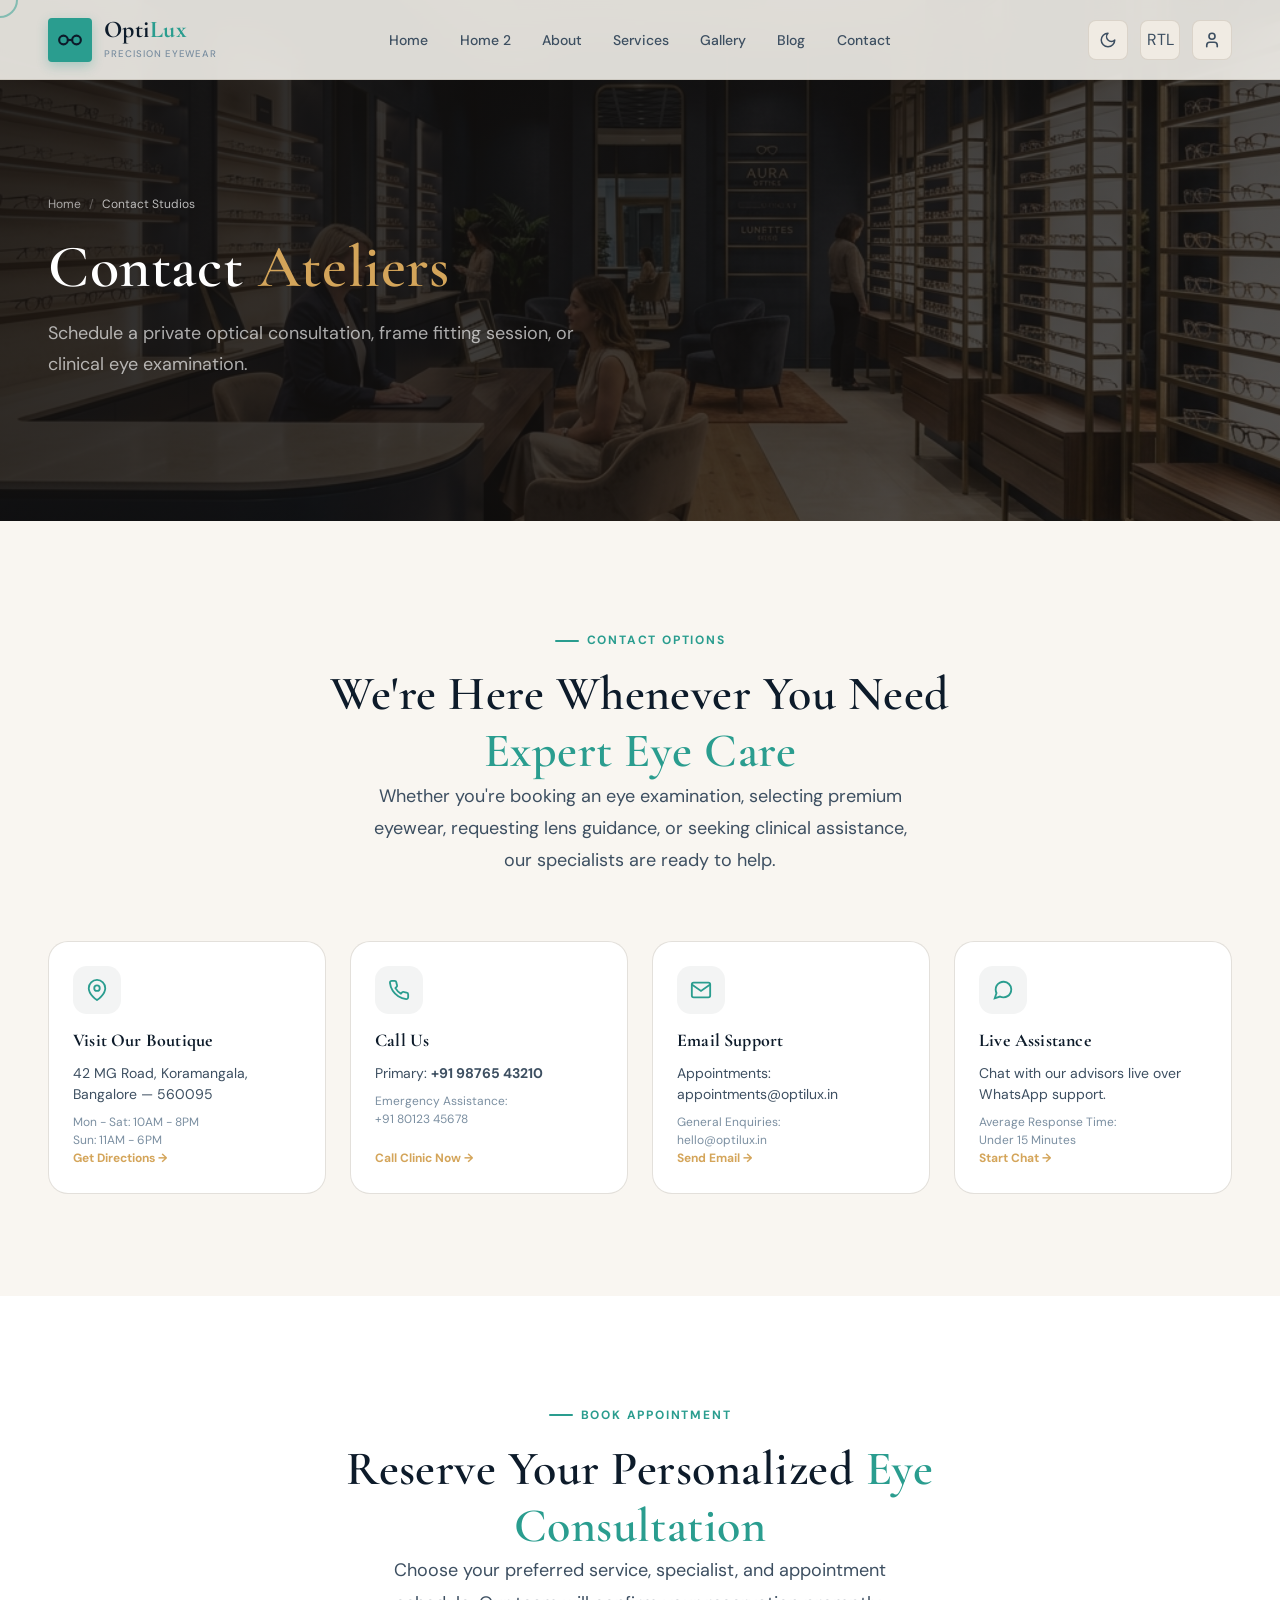
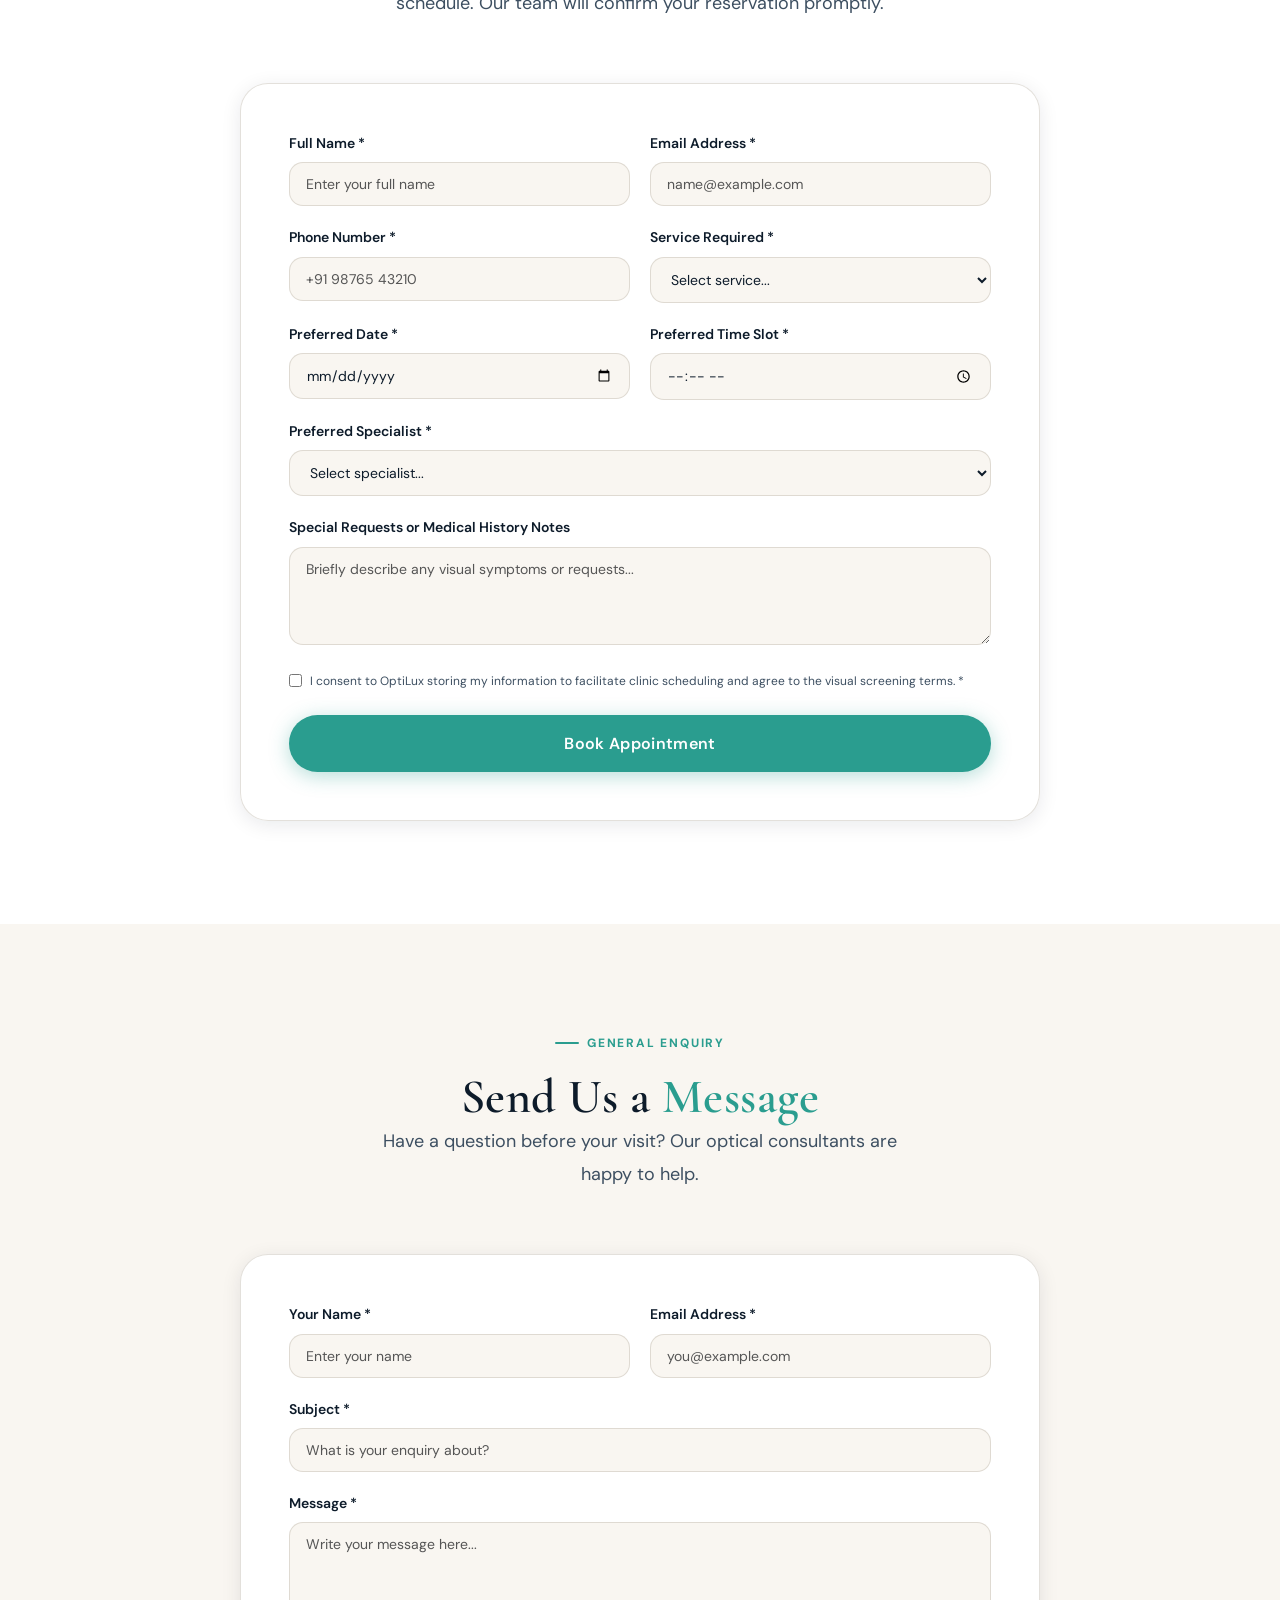
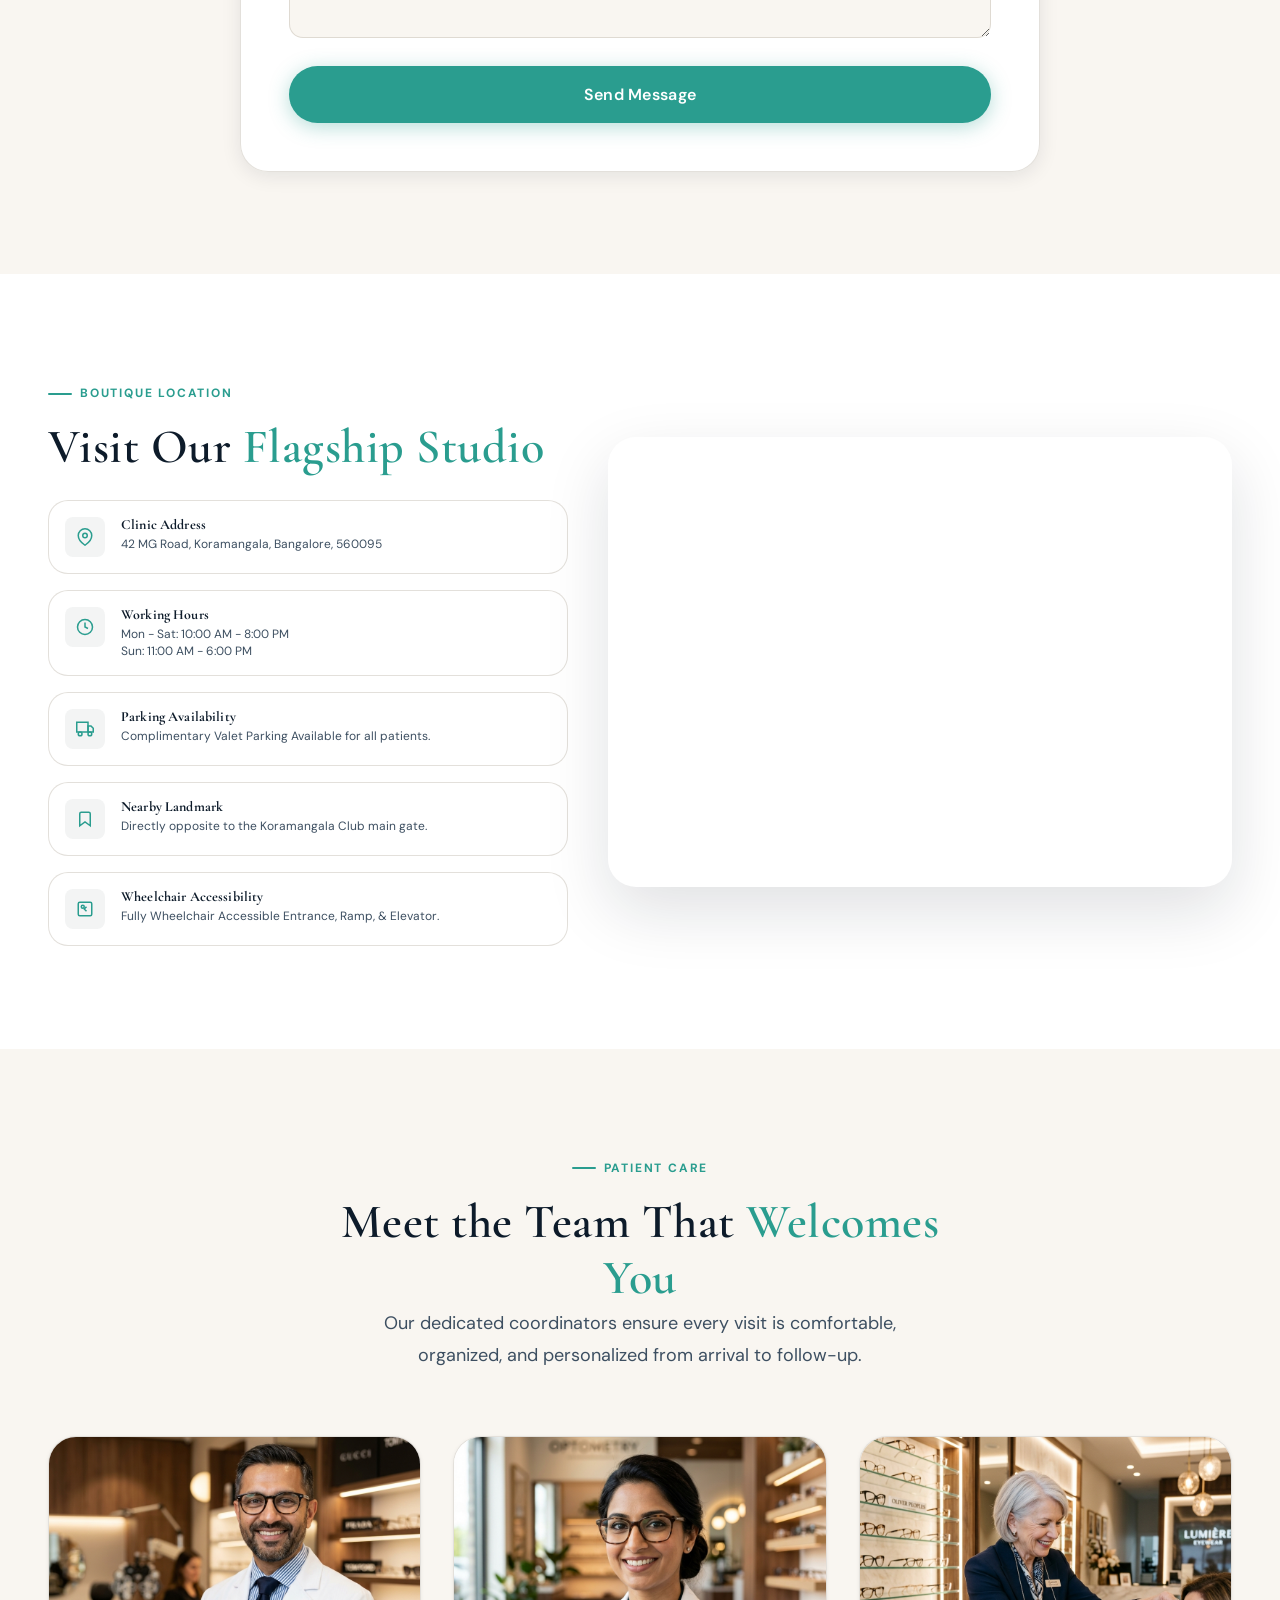
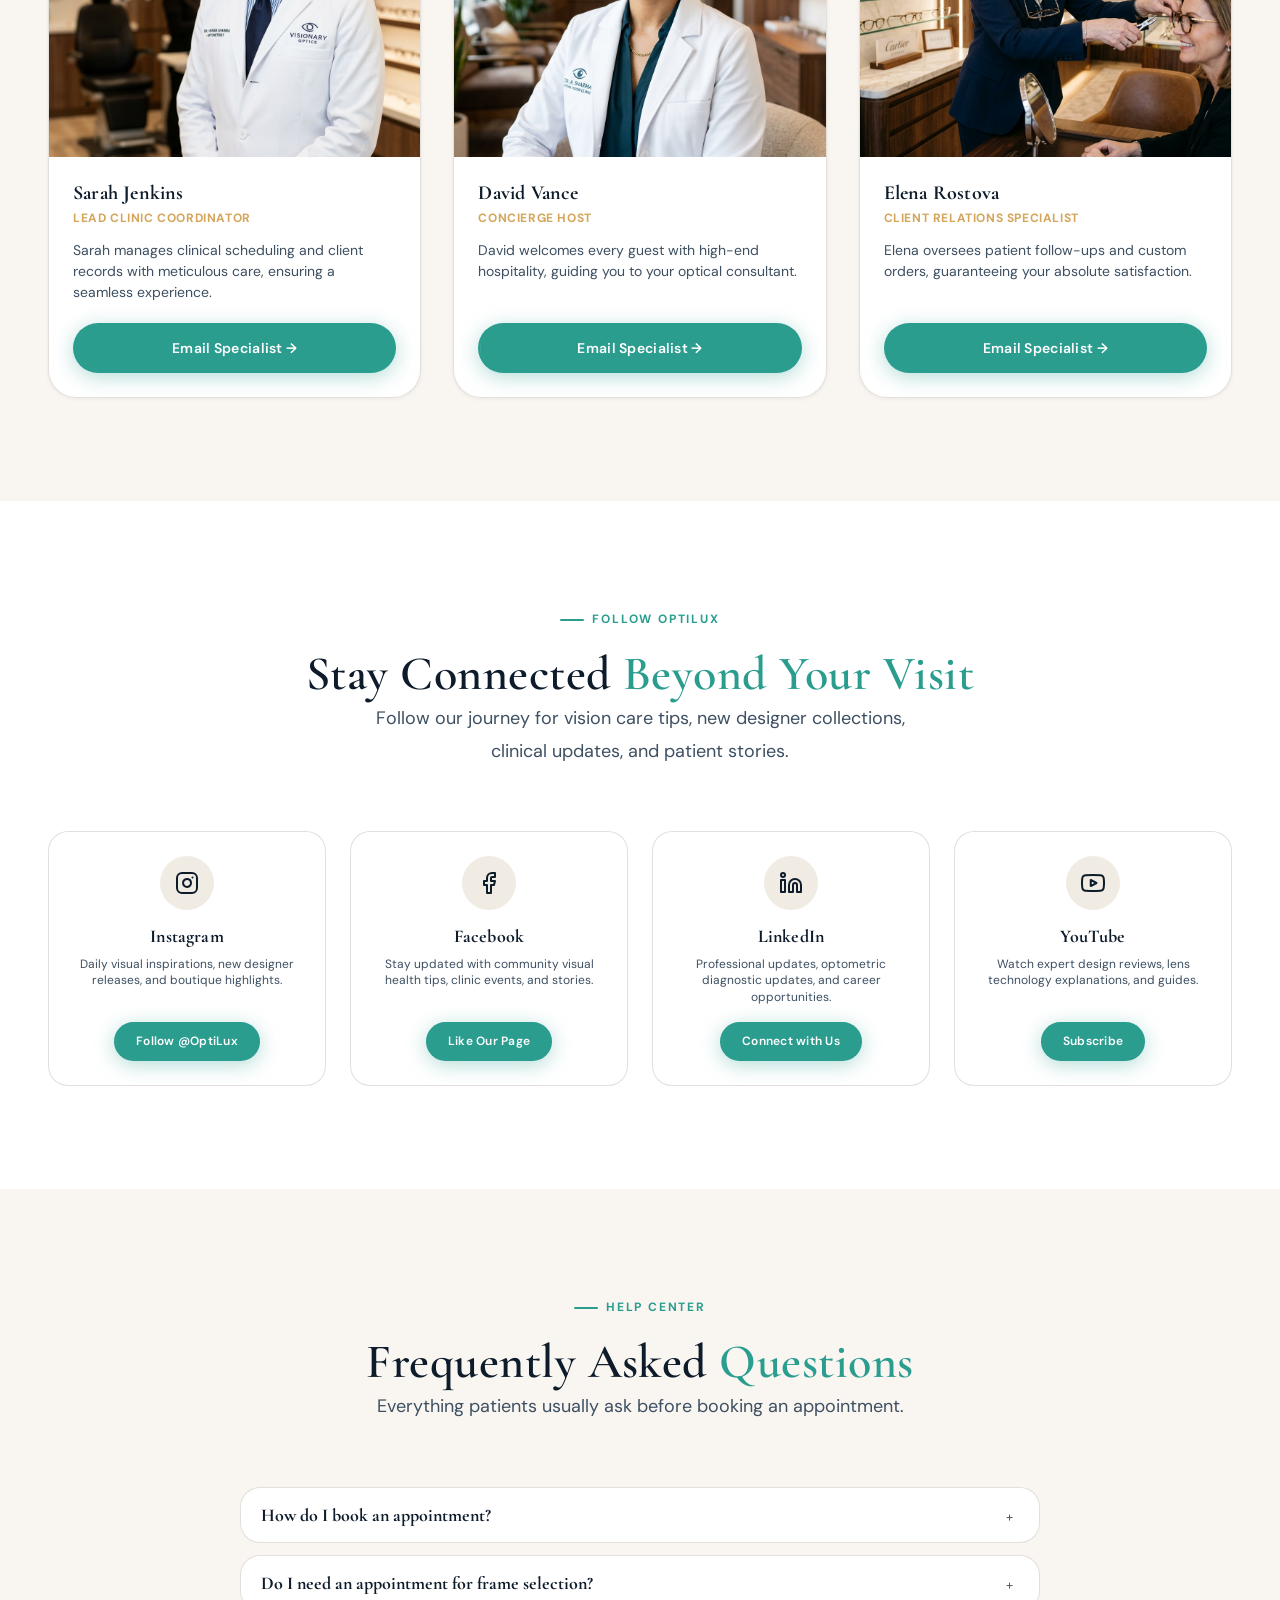
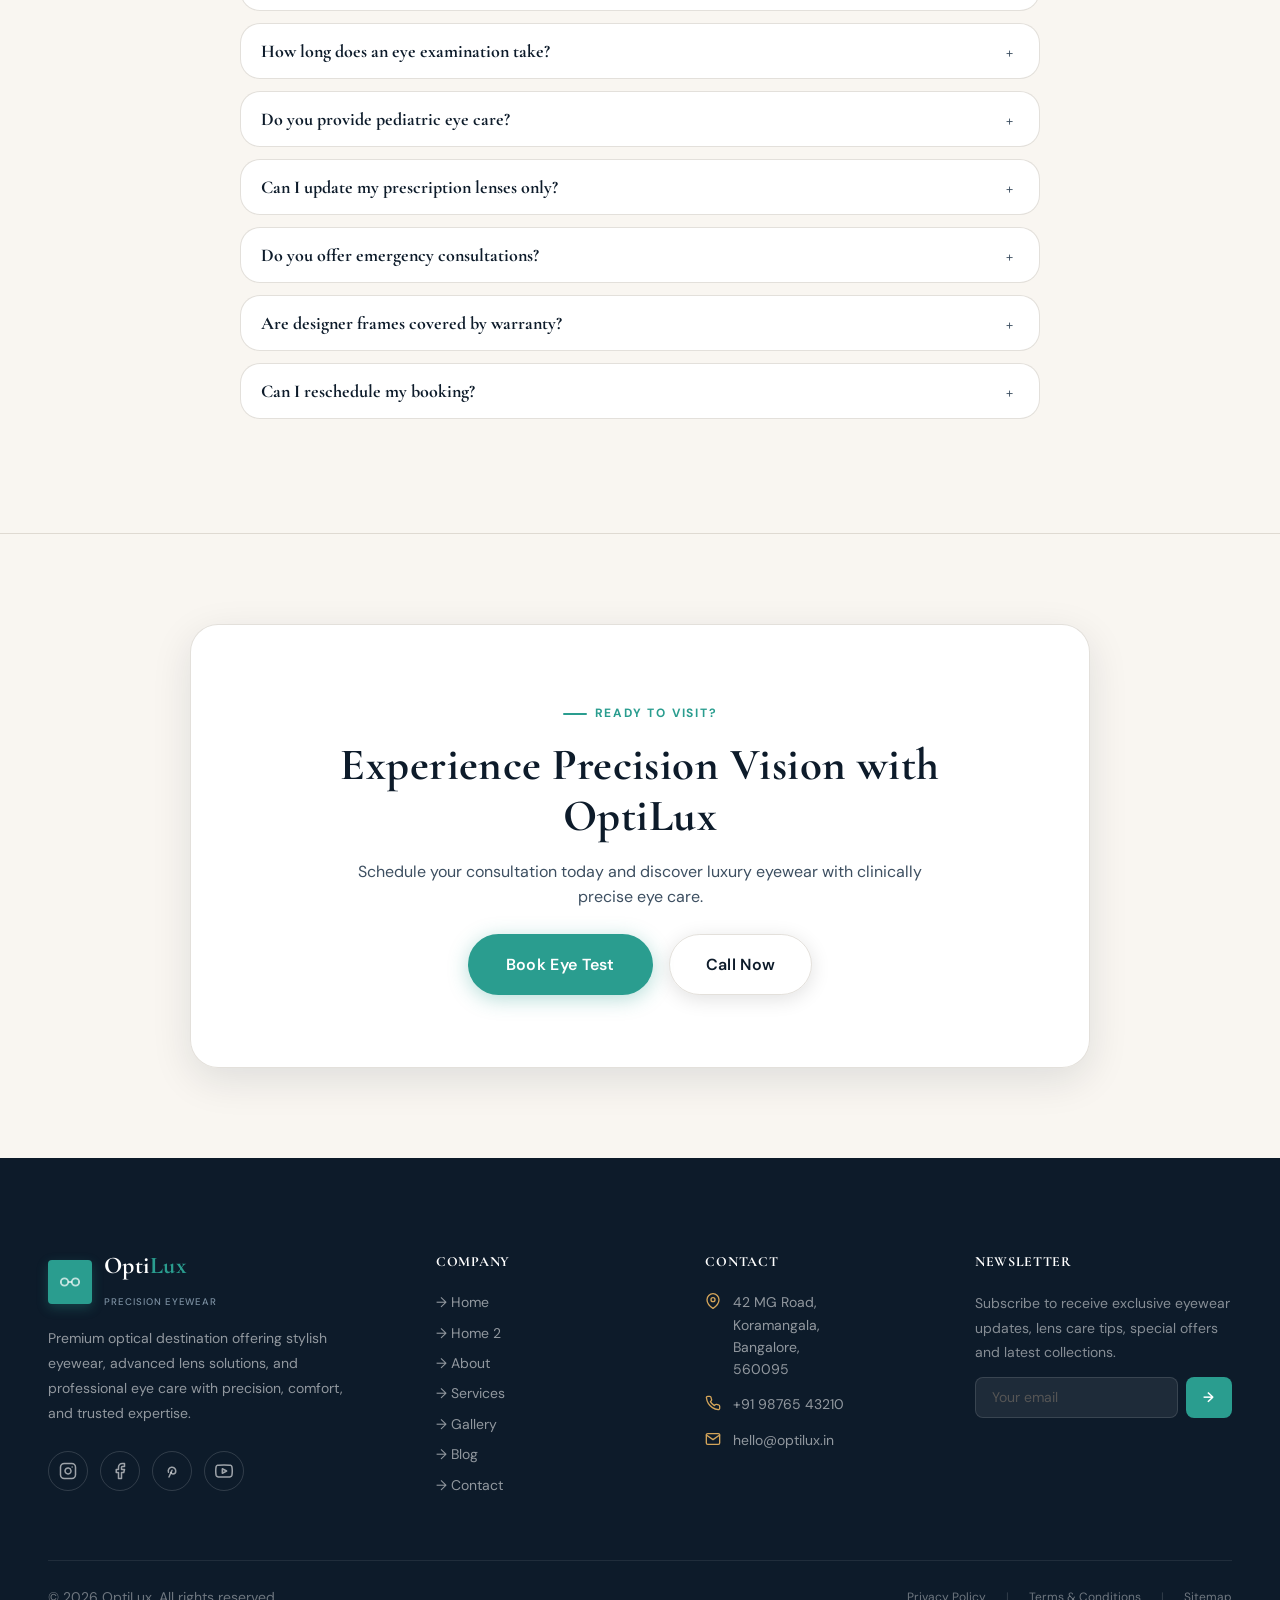
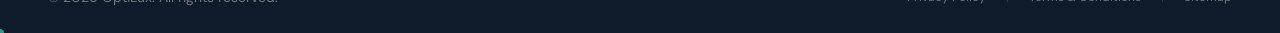
<file: contact.html>
<!DOCTYPE html>
<html lang="en" dir="ltr" data-theme="light">
<head>
  <meta charset="UTF-8" />
  <meta name="viewport" content="width=device-width, initial-scale=1.0" />
  <title>Contact Optical Studio — OptiLux Eyewear</title>
  <meta name="description" content="Contact OptiLux optical studios in Koramangala, Indiranagar, and Whitefield. Schedule eye diagnostic exams or frame fittings." />
  <link rel="stylesheet" href="assets/css/style.css" />
  <link rel="stylesheet" href="assets/css/responsive.css" />
  <style>
    /* ─── Contact Info Cards ─── */
    .contact-grid {
      display: grid;
      grid-template-columns: repeat(auto-fit, minmax(220px, 1fr));
      gap: var(--space-6);
    }
    .contact-card-premium {
      background: var(--bg-card);
      border: 1px solid var(--border-color);
      border-radius: var(--radius-xl);
      padding: var(--space-6);
      transition: transform 0.3s ease, box-shadow 0.3s ease, border-color 0.3s ease;
      display: flex !important;
      flex-direction: column !important;
      height: 100% !important;
    }
    .contact-card-premium:hover {
      transform: translateY(-5px);
      box-shadow: var(--shadow-lg);
      border-color: var(--sapphire);
    }
    .contact-card-icon {
      width: 48px;
      height: 48px;
      border-radius: var(--radius-lg);
      background: rgba(30, 53, 47, 0.05);
      display: flex;
      align-items: center;
      justify-content: center;
      color: var(--sapphire);
      margin-bottom: var(--space-4);
      transition: background 0.3s ease, color 0.3s ease;
    }
    .contact-card-premium:hover .contact-card-icon {
      background: var(--sapphire);
      color: #fff;
    }
    .contact-card-premium h3 {
      font-family: var(--font-display);
      font-size: var(--text-md);
      font-weight: 700;
      margin-top: 0 !important;
      margin-bottom: var(--space-3) !important;
      color: var(--text-primary);
    }
    .contact-card-premium p {
      font-size: var(--text-sm);
      color: var(--text-secondary);
      line-height: 1.5;
      margin-top: 0 !important;
      margin-bottom: var(--space-2) !important;
    }
    .contact-card-premium p.contact-card-subtext {
      font-size: var(--text-xs) !important;
      color: var(--text-muted) !important;
      margin-bottom: 0 !important;
    }
    .contact-card-link {
      font-size: var(--text-xs);
      font-weight: 700;
      color: var(--cyan);
      text-decoration: none;
      margin-top: auto !important;
      display: inline-flex;
      align-items: center;
      gap: 4px;
      transition: color 0.2s ease;
    }
    .contact-card-link:hover {
      color: var(--sapphire);
    }

    /* ─── Premium Form Refinements ─── */
    .form-box-premium {
      background: var(--bg-card);
      border: 1px solid var(--border-color);
      border-radius: var(--radius-2xl);
      padding: clamp(1.5rem, 5vw, 3rem);
      box-shadow: var(--shadow-md);
      max-width: 800px;
      margin: 0 auto;
    }
    .form-input-premium, .form-select-premium, .form-textarea-premium {
      width: 100%;
      padding: var(--space-3) var(--space-4);
      background: var(--bg-primary);
      border: 1.5px solid var(--border-color);
      border-radius: var(--radius-lg);
      color: var(--text-primary);
      font-size: var(--text-sm);
      transition: border-color 0.2s ease, box-shadow 0.2s ease;
    }
    .form-input-premium:focus, .form-select-premium:focus, .form-textarea-premium:focus {
      border-color: var(--sapphire);
      box-shadow: 0 0 0 4px rgba(30, 53, 47, 0.1);
      outline: none;
    }
    
    /* ─── Light/Dark Placeholder Contrast Fix ─── */
    [data-theme="light"] .form-input-premium::placeholder,
    [data-theme="light"] .form-textarea-premium::placeholder,
    [data-theme="light"] .footer-newsletter input::placeholder {
      color: #555555 !important;
      opacity: 1 !important;
    }
    [data-theme="dark"] .form-input-premium::placeholder,
    [data-theme="dark"] .form-textarea-premium::placeholder,
    [data-theme="dark"] .footer-newsletter input::placeholder {
      color: rgba(255, 255, 255, 0.4) !important;
      opacity: 1 !important;
    }

    /* ─── CTA Container Redesign ─── */
    .cta-container-premium {
      background: var(--bg-card);
      border: 1px solid var(--border-color);
      border-radius: var(--radius-2xl);
      padding: clamp(2.5rem, 6vw, 4.5rem);
      box-shadow: var(--shadow-lg);
      max-width: 900px;
      margin: 0 auto !important;
      text-align: center;
    }

    /* ─── Dark Mode Date & Time Input Picker Icons ─── */
    [data-theme="dark"] input[type="date"]::-webkit-calendar-picker-indicator,
    [data-theme="dark"] input[type="time"]::-webkit-calendar-picker-indicator {
      filter: invert(1) brightness(100%) !important;
      cursor: pointer;
    }

    /* ─── Google Maps & Details Grid ─── */
    .map-section-grid {
      display: grid;
      grid-template-columns: 1fr;
      gap: var(--space-10);
      align-items: center;
    }
    @media (min-width: 992px) {
      .map-section-grid {
        grid-template-columns: 1fr 1.2fr;
      }
    }
    .map-info-list {
      display: flex;
      flex-direction: column;
      gap: var(--space-4);
    }
    .map-info-item {
      display: flex;
      align-items: flex-start;
      gap: var(--space-4);
      padding: var(--space-4);
      background: var(--bg-card);
      border: 1px solid var(--border-color);
      border-radius: var(--radius-xl);
    }
    .map-info-icon {
      width: 40px;
      height: 40px;
      border-radius: var(--radius-md);
      background: rgba(30, 53, 47, 0.05);
      display: flex;
      align-items: center;
      justify-content: center;
      color: var(--sapphire);
      flex-shrink: 0;
    }

    /* ─── Support Team Cards ─── */
    .team-grid-premium {
      display: grid;
      grid-template-columns: repeat(auto-fit, minmax(280px, 1fr));
      gap: var(--space-8);
    }
    .team-card-premium {
      background: var(--bg-card);
      border: 1px solid var(--border-color);
      border-radius: var(--radius-2xl);
      overflow: hidden;
      box-shadow: var(--shadow-sm);
      transition: transform 0.3s ease, box-shadow 0.3s ease;
      display: flex;
      flex-direction: column;
      height: 100%;
    }
    .team-card-premium:hover {
      transform: translateY(-6px);
      box-shadow: var(--shadow-lg);
    }
    .team-img-wrap {
      height: 320px;
      overflow: hidden;
      position: relative;
    }
    .team-img-wrap img {
      width: 100%;
      height: 100%;
      object-fit: cover;
      transition: transform 0.5s ease;
    }
    .team-card-premium:hover .team-img-wrap img {
      transform: scale(1.05);
    }
    .team-details {
      padding: var(--space-6);
      display: flex;
      flex-direction: column;
      flex-grow: 1;
    }
    .team-details h3 {
      font-family: var(--font-display);
      font-size: var(--text-lg);
      font-weight: 700;
      margin-bottom: 4px;
      color: var(--text-primary);
    }
    .team-role {
      font-size: var(--text-xs);
      font-weight: 700;
      color: var(--cyan);
      text-transform: uppercase;
      letter-spacing: 0.05em;
      margin-bottom: var(--space-3);
    }
    .team-desc {
      font-size: var(--text-sm);
      color: var(--text-secondary);
      line-height: 1.5;
      margin-bottom: var(--space-5);
    }
    .team-contact-btn {
      margin-top: auto;
      width: 100%;
      justify-content: center;
    }

    /* ─── Social Media Hover Cards ─── */
    .social-grid {
      display: grid;
      grid-template-columns: repeat(auto-fit, minmax(200px, 1fr));
      gap: var(--space-6);
    }
    .social-card-premium {
      background: var(--bg-card);
      border: 1px solid var(--border-color);
      border-radius: var(--radius-xl);
      padding: var(--space-6);
      text-align: center;
      transition: transform 0.3s ease, border-color 0.3s ease, box-shadow 0.3s ease;
      display: flex;
      flex-direction: column;
      align-items: center;
      height: 100%;
    }
    .social-card-premium:hover {
      transform: translateY(-5px);
      border-color: var(--sapphire);
      box-shadow: var(--shadow-md);
    }
    .social-icon-big {
      width: 54px;
      height: 54px;
      border-radius: 50%;
      background: var(--bg-tertiary);
      display: flex;
      align-items: center;
      justify-content: center;
      color: var(--text-primary);
      margin-bottom: var(--space-4);
      transition: background 0.3s ease, color 0.3s ease;
    }
    .social-card-premium:hover .social-icon-big {
      background: var(--sapphire);
      color: #fff;
    }
    .social-card-premium h3 {
      font-family: var(--font-display);
      font-size: var(--text-md);
      font-weight: 700;
      margin-bottom: var(--space-2);
      color: var(--text-primary);
    }
    .social-card-premium p {
      font-size: var(--text-xs);
      color: var(--text-secondary);
      line-height: 1.4;
      margin-bottom: var(--space-4);
      flex-grow: 1;
    }

    /* ─── FAQ Accordion ─── */
    .faq-accordion-container {
      max-width: 800px;
      margin: 0 auto;
    }
    .accordion-item {
      border: 1px solid var(--border-color);
      background: var(--bg-card);
      border-radius: var(--radius-xl);
      margin-bottom: var(--space-3);
      overflow: hidden;
      transition: border-color 0.3s ease;
    }
    .accordion-item.active {
      border-color: var(--cyan);
    }
    .accordion-header {
      width: 100%;
      padding: var(--space-4) var(--space-5);
      display: flex;
      justify-content: space-between;
      align-items: center;
      background: none;
      border: none;
      text-align: left;
      font-family: var(--font-display);
      font-size: var(--text-md);
      font-weight: 700;
      color: var(--text-primary);
      cursor: pointer;
    }
    .accordion-icon {
      width: 20px;
      height: 20px;
      display: flex;
      align-items: center;
      justify-content: center;
      transition: transform 0.3s ease;
      color: var(--text-secondary);
    }
    .accordion-item.active .accordion-icon {
      transform: rotate(45deg);
      color: var(--cyan);
    }
    .accordion-content {
      max-height: 0;
      overflow: hidden;
      transition: max-height 0.3s ease-out;
    }
    .accordion-inner {
      padding: 0 var(--space-5) var(--space-4);
      font-size: var(--text-sm);
      color: var(--text-secondary);
      line-height: 1.6;
    }
  </style>
  <link rel="icon" type="image/png" href="assets/images/favicon.png">
  <link rel="shortcut icon" href="assets/images/favicon.png" type="image/png">
  <link rel="apple-touch-icon" href="assets/images/favicon.png">
</head>
<body>
<div id="preloader"><div class="preloader-inner"><div class="preloader-logo">Opti<span>Lux</span></div><div class="preloader-bar"><div class="preloader-bar-fill"></div></div><div class="preloader-dots"><div class="preloader-dot"></div><div class="preloader-dot"></div><div class="preloader-dot"></div></div></div></div>
<div id="page-progress"></div>

  <!-- ═══ NAVBAR ═══ -->
  <nav class="navbar" role="navigation" aria-label="Main navigation">
    <div class="container nav-inner">
      <a href="index.html" class="nav-logo" aria-label="OptiLux Home">
        <div class="nav-logo-icon">
          <svg width="26" height="26" viewBox="0 0 24 24" fill="none" stroke="currentColor" stroke-width="2"><circle cx="6" cy="12" r="4"/><circle cx="18" cy="12" r="4"/><path d="M10 12h4"/><path d="M2 12h0.5"/><path d="M21.5 12h0.5"/></svg>
        </div>
        <div>
          <span class="nav-logo-text">Opti<span>Lux</span></span>
          <span class="nav-logo-sub">Precision Eyewear</span>
        </div>
      </a>

      <ul class="nav-links" role="list">
        <li><a href="index.html" class="nav-link">Home</a></li>
        <li><a href="home2.html" class="nav-link">Home 2</a></li>
        <li><a href="about.html" class="nav-link">About</a></li>
        <li><a href="services.html" class="nav-link">Services</a></li>
        <li><a href="gallery.html" class="nav-link">Gallery</a></li>
        <li><a href="blog.html" class="nav-link">Blog</a></li>
        <li><a href="contact.html" class="nav-link">Contact</a></li>
      </ul>

      <div class="nav-actions">
        <button class="nav-icon-btn" data-theme-toggle title="Toggle Dark Mode" aria-label="Toggle theme">
          <span class="icon-moon"><svg width="18" height="18" viewBox="0 0 24 24" fill="none" stroke="currentColor" stroke-width="2" stroke-linecap="round" stroke-linejoin="round"><path d="M12 3a6 6 0 0 0 9 9 9 9 0 1 1-9-9Z"/></svg></span>
          <span class="icon-sun" style="display:none"><svg width="18" height="18" viewBox="0 0 24 24" fill="none" stroke="currentColor" stroke-width="2" stroke-linecap="round" stroke-linejoin="round"><circle cx="12" cy="12" r="4"/><path d="M12 2v2"/><path d="M12 20v2"/><path d="m4.93 4.93 1.41 1.41"/><path d="m17.66 17.66 1.41 1.41"/><path d="M2 12h2"/><path d="M20 12h2"/><path d="m6.34 17.66-1.41 1.41"/><path d="m19.07 4.93-1.41 1.41"/></svg></span>
        </button>
        <button class="nav-icon-btn" data-rtl-toggle title="Toggle RTL" aria-label="Toggle RTL">RTL</button>
        <div class="profile-dropdown-container">
          <button class="nav-icon-btn" id="profile-btn" aria-label="Profile" aria-haspopup="true" aria-expanded="false">
            <svg width="18" height="18" viewBox="0 0 24 24" fill="none" stroke="currentColor" stroke-width="2.2" stroke-linecap="round" stroke-linejoin="round">
              <path d="M19 21v-2a4 4 0 0 0-4-4H9a4 4 0 0 0-4 4v2" />
              <circle cx="12" cy="7" r="4" />
            </svg>
          </button>
          <div class="profile-dropdown" id="profile-dropdown" aria-hidden="true">
            <a href="login.html">Login</a>
            <a href="signup.html">Signup</a>
          </div>
        </div>
        
        <button class="hamburger" id="hamburger" aria-label="Open menu" aria-expanded="false">
          <span></span><span></span><span></span>
        </button>
      </div>
    </div>
  </nav>

  <!-- Mobile Menu -->
  <div class="mobile-menu" id="mobile-menu" aria-hidden="true">
    <a href="index.html" class="mobile-nav-link">Home</a>
    <a href="home2.html" class="mobile-nav-link">Home 2</a>
    <a href="about.html" class="mobile-nav-link">About</a>
    <a href="services.html" class="mobile-nav-link">Services</a>
    <a href="gallery.html" class="mobile-nav-link">Gallery</a>
    <a href="blog.html" class="mobile-nav-link">Blog</a>
    <a href="contact.html" class="mobile-nav-link">Contact</a>
    <a href="login.html" class="mobile-nav-link">Login</a>
    <a href="signup.html" class="mobile-nav-link">Signup</a>
  </div>

<!-- ═══ SECTION 1: HERO ═══ -->
<section class="page-hero">
  <div class="page-hero-bg" style="background-image: url('assets/images/hero_store_interior.png'); background-size: cover; background-position: center;">
    <div style="position:absolute;inset:0;background:linear-gradient(135deg, rgba(18,16,15,0.92) 0%, rgba(18,16,15,0.7) 100%)"></div>
  </div>
  <div class="container page-hero-content">
    <nav class="breadcrumb"><a href="index.html">Home</a><span>/</span><span style="color:rgba(255,255,255,0.7)">Contact Studios</span></nav>
    <h1 class="page-hero-title">Contact <span style="color:var(--cyan)">Ateliers</span></h1>
    <p class="page-hero-desc">Schedule a private optical consultation, frame fitting session, or clinical eye examination.</p>
  </div>
</section>

<!-- ═══ SECTION 2: QUICK CONTACT OVERVIEW ═══ -->
<section class="section bg-primary">
  <div class="container">
    <div class="section-header text-center">
      <span class="section-label" style="justify-content:center">Contact Options</span>
      <h2 class="section-title reveal">We're Here Whenever You Need <span>Expert Eye Care</span></h2>
      <p class="section-subtitle reveal stagger-2">Whether you're booking an eye examination, selecting premium eyewear, requesting lens guidance, or seeking clinical assistance, our specialists are ready to help.</p>
    </div>
    
    <div class="contact-grid">
      <!-- Card 1 -->
      <div class="contact-card-premium reveal stagger-1">
        <div class="contact-card-icon">
          <svg width="22" height="22" viewBox="0 0 24 24" fill="none" stroke="currentColor" stroke-width="2"><path d="M21 10c0 7-9 13-9 13s-9-6-9-13a9 9 0 0 1 18 0z"/><circle cx="12" cy="10" r="3"/></svg>
        </div>
        <h3>Visit Our Boutique</h3>
        <p>42 MG Road, Koramangala,<br>Bangalore — 560095</p>
        <p class="contact-card-subtext">Mon - Sat: 10AM - 8PM<br>Sun: 11AM - 6PM</p>
        <a href="#map-section" class="contact-card-link">Get Directions &rarr;</a>
      </div>

      <!-- Card 2 -->
      <div class="contact-card-premium reveal stagger-2">
        <div class="contact-card-icon">
          <svg width="22" height="22" viewBox="0 0 24 24" fill="none" stroke="currentColor" stroke-width="2"><path d="M22 16.92v3a2 2 0 0 1-2.18 2 19.79 19.79 0 0 1-8.63-3.07 19.5 19.5 0 0 1-6-6 19.79 19.79 0 0 1-3.07-8.67A2 2 0 0 1 4.11 2h3a2 2 0 0 1 2 1.72 12.84 12.84 0 0 0 .7 2.81 2 2 0 0 1-.45 2.11L8.09 9.91a16 16 0 0 0 6 6l1.27-1.27a2 2 0 0 1 2.11-.45 12.84 12.84 0 0 0 2.81.7A2 2 0 0 1 22 16.92z"/></svg>
        </div>
        <h3>Call Us</h3>
        <p>Primary: <strong>+91 98765 43210</strong></p>
        <p class="contact-card-subtext">Emergency Assistance:<br>+91 80123 45678</p>
        <a href="tel:+919876543210" class="contact-card-link">Call Clinic Now &rarr;</a>
      </div>

      <!-- Card 3 -->
      <div class="contact-card-premium reveal stagger-3">
        <div class="contact-card-icon">
          <svg width="22" height="22" viewBox="0 0 24 24" fill="none" stroke="currentColor" stroke-width="2"><path d="M4 4h16c1.1 0 2 .9 2 2v12c0 1.1-.9 2-2 2H4c-1.1 0-2-.9-2-2V6c0-1.1.9-2 2-2z"/><polyline points="22,6 12,13 2,6"/></svg>
        </div>
        <h3>Email Support</h3>
        <p>Appointments: appointments@optilux.in</p>
        <p class="contact-card-subtext">General Enquiries:<br>hello@optilux.in</p>
        <a href="mailto:hello@optilux.in" class="contact-card-link">Send Email &rarr;</a>
      </div>

      <!-- Card 4 -->
      <div class="contact-card-premium reveal stagger-4">
        <div class="contact-card-icon">
          <svg width="22" height="22" viewBox="0 0 24 24" fill="none" stroke="currentColor" stroke-width="2"><path d="M21 11.5a8.38 8.38 0 0 1-.9 3.8 8.5 8.5 0 0 1-7.6 4.7 8.38 8.38 0 0 1-3.8-.9L3 21l1.9-5.7a8.38 8.38 0 0 1-.9-3.8 8.5 8.5 0 0 1 4.7-7.6 8.38 8.38 0 0 1 3.8-.9h.5a8.48 8.48 0 0 1 8 8v.5z"/></svg>
        </div>
        <h3>Live Assistance</h3>
        <p>Chat with our advisors live over WhatsApp support.</p>
        <p class="contact-card-subtext">Average Response Time:<br>Under 15 Minutes</p>
        <a href="https://wa.me/919876543210" target="_blank" rel="noopener noreferrer" class="contact-card-link">Start Chat &rarr;</a>
      </div>
    </div>
  </div>
</section>

<!-- ═══ SECTION 3: APPOINTMENT BOOKING ═══ -->
<section class="section bg-secondary" id="booking-section">
  <div class="container">
    <div class="section-header text-center">
      <span class="section-label" style="justify-content:center">Book Appointment</span>
      <h2 class="section-title reveal">Reserve Your Personalized <span>Eye Consultation</span></h2>
      <p class="section-subtitle reveal stagger-2">Choose your preferred service, specialist, and appointment schedule. Our team will confirm your reservation promptly.</p>
    </div>

    <div class="form-box-premium reveal-scale">
      <div id="booking-form-wrapper">
        <form id="booking-form" novalidate>
          <div class="form-row">
            <div class="form-group">
              <label class="form-label" for="bk-name">Full Name *</label>
              <input type="text" id="bk-name" class="form-input-premium" placeholder="Enter your full name" required />
            </div>
            <div class="form-group">
              <label class="form-label" for="bk-email">Email Address *</label>
              <input type="email" id="bk-email" class="form-input-premium" placeholder="name@example.com" required />
            </div>
          </div>

          <div class="form-row">
            <div class="form-group">
              <label class="form-label" for="bk-phone">Phone Number *</label>
              <input type="tel" id="bk-phone" class="form-input-premium" placeholder="+91 98765 43210" required />
            </div>
            <div class="form-group">
              <label class="form-label" for="bk-service">Service Required *</label>
              <select id="bk-service" class="form-select-premium" required>
                <option value="" disabled selected>Select service...</option>
                <option value="Eye Examination">Eye Examination</option>
                <option value="Contact Lens Consultation">Contact Lens Consultation</option>
                <option value="Frame Styling">Frame Styling</option>
                <option value="Children's Vision">Children's Vision</option>
                <option value="Dry Eye Assessment">Dry Eye Assessment</option>
                <option value="Lens Upgrade">Lens Upgrade</option>
              </select>
            </div>
          </div>

          <div class="form-row">
            <div class="form-group">
              <label class="form-label" for="bk-date">Preferred Date *</label>
              <input type="date" id="bk-date" class="form-input-premium" required />
            </div>
            <div class="form-group">
              <label class="form-label" for="bk-time">Preferred Time Slot *</label>
              <input type="time" id="bk-time" class="form-input-premium" required />
            </div>
          </div>

          <div class="form-group">
            <label class="form-label" for="bk-specialist">Preferred Specialist *</label>
            <select id="bk-specialist" class="form-select-premium" required>
              <option value="" disabled selected>Select specialist...</option>
              <option value="iyer">Dr. Suresh Iyer (Chief Optometrist)</option>
              <option value="sharma">Dr. Ananya Sharma (Pediatric Optometrist)</option>
              <option value="nair">Priya Nair (Senior Styling Consultant)</option>
            </select>
          </div>

          <div class="form-group">
            <label class="form-label" for="bk-message">Special Requests or Medical History Notes</label>
            <textarea id="bk-message" class="form-textarea-premium" rows="4" placeholder="Briefly describe any visual symptoms or requests..."></textarea>
          </div>

          <div class="form-group" style="margin-bottom:var(--space-6)">
            <label style="display:flex;align-items:flex-start;gap:var(--space-2);cursor:pointer;font-size:var(--text-xs);color:var(--text-secondary)">
              <input type="checkbox" required style="margin-top:2px;" />
              <span>I consent to OptiLux storing my information to facilitate clinic scheduling and agree to the visual screening terms. *</span>
            </label>
          </div>

          <button type="submit" class="btn btn-primary btn-lg w-full" style="justify-content:center">Book Appointment</button>
        </form>
      </div>

      <!-- Booking Success State -->
      <div id="booking-success-wrapper" style="display:none; text-align:center;">
        <div style="width:64px;height:64px;border-radius:50%;background:rgba(46,196,182,0.1);color:var(--emerald);display:flex;align-items:center;justify-content:center;margin:0 auto var(--space-4)">
          <svg width="32" height="32" viewBox="0 0 24 24" fill="none" stroke="currentColor" stroke-width="2.5"><path d="M22 11.08V12a10 10 0 1 1-5.93-9.14"/><polyline points="22 4 12 14.01 9 11.01"/></svg>
        </div>
        <h3 style="font-family:var(--font-display);font-size:var(--text-xl);font-weight:700;margin-bottom:var(--space-2);color:var(--text-primary)">Appointment Requested Successfully</h3>
        <p style="color:var(--text-secondary);font-size:var(--text-sm);line-height:1.6;max-width:500px;margin:0 auto var(--space-6)">
          Thank you, <strong id="booking-success-name">Patient</strong>! Your booking for <strong id="booking-success-service">Service</strong> on <strong id="booking-success-date">Date</strong> at <strong id="booking-success-time">Time</strong> with <strong id="booking-success-specialist">Specialist</strong> has been received. Our patient care coordinators will contact you shortly to finalize your slot.
        </p>
        <button onclick="document.getElementById('booking-form').reset(); document.getElementById('booking-success-wrapper').style.display='none'; document.getElementById('booking-form-wrapper').style.display='block';" class="btn btn-primary" style="margin:0 auto">Book Another Slot</button>
      </div>
    </div>
  </div>
</section>

<!-- ═══ SECTION 4: SEND A MESSAGE ═══ -->
<section class="section bg-primary">
  <div class="container">
    <div class="section-header text-center">
      <span class="section-label" style="justify-content:center">General Enquiry</span>
      <h2 class="section-title reveal">Send Us a <span>Message</span></h2>
      <p class="section-subtitle reveal stagger-2">Have a question before your visit? Our optical consultants are happy to help.</p>
    </div>

    <div class="form-box-premium reveal-scale">
      <div id="enquiry-form-wrapper">
        <form id="enquiry-form" novalidate>
          <div class="form-row">
            <div class="form-group">
              <label class="form-label" for="enq-name">Your Name *</label>
              <input type="text" id="enq-name" class="form-input-premium" placeholder="Enter your name" required />
            </div>
            <div class="form-group">
              <label class="form-label" for="enq-email">Email Address *</label>
              <input type="email" id="enq-email" class="form-input-premium" placeholder="you@example.com" required />
            </div>
          </div>

          <div class="form-group">
            <label class="form-label" for="enq-subject">Subject *</label>
            <input type="text" id="enq-subject" class="form-input-premium" placeholder="What is your enquiry about?" required />
          </div>

          <div class="form-group">
            <label class="form-label" for="enq-message">Message *</label>
            <textarea id="enq-message" class="form-textarea-premium" rows="5" placeholder="Write your message here..." required></textarea>
          </div>

          <button type="submit" class="btn btn-primary btn-lg w-full" style="justify-content:center">Send Message</button>
        </form>
      </div>

      <!-- Enquiry Success State -->
      <div id="enquiry-success-wrapper" style="display:none; text-align:center; padding:var(--space-6) 0">
        <div style="width:64px;height:64px;border-radius:50%;background:rgba(46,196,182,0.1);color:var(--emerald);display:flex;align-items:center;justify-content:center;margin:0 auto var(--space-4)">
          <svg width="32" height="32" viewBox="0 0 24 24" fill="none" stroke="currentColor" stroke-width="2.5"><path d="M22 11.08V12a10 10 0 1 1-5.93-9.14"/><polyline points="22 4 12 14.01 9 11.01"/></svg>
        </div>
        <h3 style="font-family:var(--font-display);font-size:var(--text-lg);font-weight:700;margin-bottom:var(--space-2);color:var(--text-primary)">Message Sent Successfully</h3>
        <p style="color:var(--text-secondary);font-size:var(--text-sm);line-height:1.6;margin-bottom:var(--space-5)">
          Thank you, <strong id="enquiry-success-name">User</strong>! We have received your query. An optical consultant will respond to you via email within 24 hours.
        </p>
        <button onclick="document.getElementById('enquiry-form').reset(); document.getElementById('enquiry-success-wrapper').style.display='none'; document.getElementById('enquiry-form-wrapper').style.display='block';" class="btn btn-primary" style="margin:0 auto">Send Another Message</button>
      </div>
    </div>
  </div>
</section>

<!-- ═══ SECTION 5: GOOGLE MAPS ═══ -->
<section class="section bg-secondary" id="map-section">
  <div class="container">
    <div class="map-section-grid">
      <!-- Location Details -->
      <div class="reveal-left">
        <span class="section-label">Boutique Location</span>
        <h2 class="section-title" style="text-align:left;margin-bottom:var(--space-6)">Visit Our <span>Flagship Studio</span></h2>
        
        <div class="map-info-list">
          <div class="map-info-item">
            <div class="map-info-icon">
              <svg width="18" height="18" viewBox="0 0 24 24" fill="none" stroke="currentColor" stroke-width="2"><path d="M21 10c0 7-9 13-9 13s-9-6-9-13a9 9 0 0 1 18 0z"/><circle cx="12" cy="10" r="3"/></svg>
            </div>
            <div>
              <h4 style="font-size:var(--text-sm);font-weight:700;color:var(--text-primary);margin-bottom:2px">Clinic Address</h4>
              <p style="font-size:var(--text-xs);color:var(--text-secondary);line-height:1.4">42 MG Road, Koramangala, Bangalore, 560095</p>
            </div>
          </div>

          <div class="map-info-item">
            <div class="map-info-icon">
              <svg width="18" height="18" viewBox="0 0 24 24" fill="none" stroke="currentColor" stroke-width="2"><circle cx="12" cy="12" r="10"/><polyline points="12 6 12 12 16 14"/></svg>
            </div>
            <div>
              <h4 style="font-size:var(--text-sm);font-weight:700;color:var(--text-primary);margin-bottom:2px">Working Hours</h4>
              <p style="font-size:var(--text-xs);color:var(--text-secondary);line-height:1.4">Mon - Sat: 10:00 AM - 8:00 PM<br>Sun: 11:00 AM - 6:00 PM</p>
            </div>
          </div>

          <div class="map-info-item">
            <div class="map-info-icon">
              <svg width="18" height="18" viewBox="0 0 24 24" fill="none" stroke="currentColor" stroke-width="2"><rect x="1" y="3" width="15" height="13"/><polygon points="16 8 20 8 23 11 23 16 16 16 16 8"/><circle cx="5.5" cy="18.5" r="2.5"/><circle cx="18.5" cy="18.5" r="2.5"/></svg>
            </div>
            <div>
              <h4 style="font-size:var(--text-sm);font-weight:700;color:var(--text-primary);margin-bottom:2px">Parking Availability</h4>
              <p style="font-size:var(--text-xs);color:var(--text-secondary);line-height:1.4">Complimentary Valet Parking Available for all patients.</p>
            </div>
          </div>

          <div class="map-info-item">
            <div class="map-info-icon">
              <svg width="18" height="18" viewBox="0 0 24 24" fill="none" stroke="currentColor" stroke-width="2"><path d="M19 21l-7-5-7 5V5a2 2 0 0 1 2-2h10a2 2 0 0 1 2 2z"/></svg>
            </div>
            <div>
              <h4 style="font-size:var(--text-sm);font-weight:700;color:var(--text-primary);margin-bottom:2px">Nearby Landmark</h4>
              <p style="font-size:var(--text-xs);color:var(--text-secondary);line-height:1.4">Directly opposite to the Koramangala Club main gate.</p>
            </div>
          </div>

          <div class="map-info-item">
            <div class="map-info-icon">
              <svg width="18" height="18" viewBox="0 0 24 24" fill="none" stroke="currentColor" stroke-width="2"><rect x="3" y="3" width="18" height="18" rx="2"/><circle cx="9" cy="9" r="2"/><path d="m14 15-3-3 3-3"/></svg>
            </div>
            <div>
              <h4 style="font-size:var(--text-sm);font-weight:700;color:var(--text-primary);margin-bottom:2px">Wheelchair Accessibility</h4>
              <p style="font-size:var(--text-xs);color:var(--text-secondary);line-height:1.4">Fully Wheelchair Accessible Entrance, Ramp, &amp; Elevator.</p>
            </div>
          </div>
        </div>
      </div>

      <!-- Google Maps Frame -->
      <div class="reveal-right" style="border-radius:var(--radius-2xl);overflow:hidden;box-shadow:var(--shadow-xl);height:450px;">
        <iframe 
          src="https://www.google.com/maps/embed?pb=!1m18!1m12!1m3!1d3888.001691168132!2d77.6221596!3d12.9397943!2m3!1f0!2f0!3f0!3m2!1i1024!2i768!4f13.1!3m3!1m2!1s0x3bae145119794711%3A0xa1ea142345e69bf0!2sMG%20Road%2C%20Koramangala%2C%20Bengaluru%2C%20Karnataka!5e0!3m2!1sen!2sin!4v1700000000000!5m2!1sen!2sin" 
          width="100%" 
          height="100%" 
          style="border:0;" 
          allowfullscreen="" 
          loading="lazy" 
          referrerpolicy="no-referrer-when-downgrade"
          title="OptiLux Koramangala Clinic Map">
        </iframe>
      </div>
    </div>
  </div>
</section>

<!-- ═══ SECTION 6: MEET OUR SUPPORT TEAM ═══ -->
<section class="section bg-primary">
  <div class="container">
    <div class="section-header text-center">
      <span class="section-label" style="justify-content:center">Patient Care</span>
      <h2 class="section-title reveal">Meet the Team That <span>Welcomes You</span></h2>
      <p class="section-subtitle reveal stagger-2">Our dedicated coordinators ensure every visit is comfortable, organized, and personalized from arrival to follow-up.</p>
    </div>

    <div class="team-grid-premium">
      <!-- Member 1 -->
      <div class="team-card-premium reveal stagger-1">
        <div class="team-img-wrap">
          <img src="assets/images/team_sarah.png" alt="Sarah Jenkins" />
        </div>
        <div class="team-details">
          <h3>Sarah Jenkins</h3>
          <span class="team-role">Lead Clinic Coordinator</span>
          <p class="team-desc">Sarah manages clinical scheduling and client records with meticulous care, ensuring a seamless experience.</p>
          <a href="mailto:sarah.j@optilux.in" class="btn btn-primary team-contact-btn">Email Specialist &rarr;</a>
        </div>
      </div>

      <!-- Member 2 -->
      <div class="team-card-premium reveal stagger-2">
        <div class="team-img-wrap">
          <img src="assets/images/team_david.png" alt="David Vance" />
        </div>
        <div class="team-details">
          <h3>David Vance</h3>
          <span class="team-role">Concierge Host</span>
          <p class="team-desc">David welcomes every guest with high-end hospitality, guiding you to your optical consultant.</p>
          <a href="mailto:david.v@optilux.in" class="btn btn-primary team-contact-btn">Email Specialist &rarr;</a>
        </div>
      </div>

      <!-- Member 3 -->
      <div class="team-card-premium reveal stagger-3">
        <div class="team-img-wrap">
          <img src="assets/images/team_elena.png" alt="Elena Rostova" />
        </div>
        <div class="team-details">
          <h3>Elena Rostova</h3>
          <span class="team-role">Client Relations Specialist</span>
          <p class="team-desc">Elena oversees patient follow-ups and custom orders, guaranteeing your absolute satisfaction.</p>
          <a href="mailto:elena.r@optilux.in" class="btn btn-primary team-contact-btn">Email Specialist &rarr;</a>
        </div>
      </div>
    </div>
  </div>
</section>

<!-- ═══ SECTION 7: CONNECT WITH US ═══ -->
<section class="section bg-secondary">
  <div class="container">
    <div class="section-header text-center">
      <span class="section-label" style="justify-content:center">Follow OptiLux</span>
      <h2 class="section-title reveal">Stay Connected <span>Beyond Your Visit</span></h2>
      <p class="section-subtitle reveal stagger-2">Follow our journey for vision care tips, new designer collections, clinical updates, and patient stories.</p>
    </div>

    <div class="social-grid">
      <!-- Card 1: Instagram -->
      <div class="social-card-premium reveal stagger-1">
        <div class="social-icon-big">
          <svg width="24" height="24" viewBox="0 0 24 24" fill="none" stroke="currentColor" stroke-width="2" stroke-linecap="round" stroke-linejoin="round"><rect x="2" y="2" width="20" height="20" rx="5" ry="5"></rect><path d="M16 11.37A4 4 0 1 1 12.63 8 4 4 0 0 1 16 11.37z"></path><line x1="17.5" y1="6.5" x2="17.51" y2="6.5"></line></svg>
        </div>
        <h3>Instagram</h3>
        <p>Daily visual inspirations, new designer releases, and boutique highlights.</p>
        <a href="https://instagram.com" target="_blank" rel="noopener noreferrer" class="btn btn-primary btn-sm">Follow @OptiLux</a>
      </div>

      <!-- Card 2: Facebook -->
      <div class="social-card-premium reveal stagger-2">
        <div class="social-icon-big">
          <svg width="24" height="24" viewBox="0 0 24 24" fill="none" stroke="currentColor" stroke-width="2" stroke-linecap="round" stroke-linejoin="round"><path d="M18 2h-3a5 5 0 0 0-5 5v3H7v4h3v8h4v-8h3l1-4h-4V7a1 1 0 0 1 1-1h3z"></path></svg>
        </div>
        <h3>Facebook</h3>
        <p>Stay updated with community visual health tips, clinic events, and stories.</p>
        <a href="https://facebook.com" target="_blank" rel="noopener noreferrer" class="btn btn-primary btn-sm">Like Our Page</a>
      </div>

      <!-- Card 3: LinkedIn -->
      <div class="social-card-premium reveal stagger-3">
        <div class="social-icon-big">
          <svg width="24" height="24" viewBox="0 0 24 24" fill="none" stroke="currentColor" stroke-width="2" stroke-linecap="round" stroke-linejoin="round"><path d="M16 8a6 6 0 0 1 6 6v7h-4v-7a2 2 0 0 0-2-2 2 2 0 0 0-2 2v7h-4v-7a6 6 0 0 1 6-6z"></path><rect x="2" y="9" width="4" height="12"></rect><circle cx="4" cy="4" r="2"></circle></svg>
        </div>
        <h3>LinkedIn</h3>
        <p>Professional updates, optometric diagnostic updates, and career opportunities.</p>
        <a href="https://linkedin.com" target="_blank" rel="noopener noreferrer" class="btn btn-primary btn-sm">Connect with Us</a>
      </div>

      <!-- Card 4: YouTube -->
      <div class="social-card-premium reveal stagger-4">
        <div class="social-icon-big">
          <svg width="24" height="24" viewBox="0 0 24 24" fill="none" stroke="currentColor" stroke-width="2" stroke-linecap="round" stroke-linejoin="round"><path d="M22.54 6.42a2.78 2.78 0 0 0-1.95-1.96C18.88 4 12 4 12 4s-6.88 0-8.59.46a2.78 2.78 0 0 0-1.95 1.96A29 29 0 0 0 1 12a29 29 0 0 0 .46 5.58 2.78 2.78 0 0 0 1.95 1.96C5.12 20 12 20 12 20s6.88 0 8.59-.46a2.78 2.78 0 0 0 1.95-1.96A29 29 0 0 0 23 12a29 29 0 0 0-.46-5.58z"></path><polygon points="9.75 15.02 15.5 12 9.75 8.98 9.75 15.02"></polygon></svg>
        </div>
        <h3>YouTube</h3>
        <p>Watch expert design reviews, lens technology explanations, and guides.</p>
        <a href="https://youtube.com" target="_blank" rel="noopener noreferrer" class="btn btn-primary btn-sm">Subscribe</a>
      </div>
    </div>
  </div>
</section>

<!-- ═══ SECTION 8: FREQUENTLY ASKED QUESTIONS ═══ -->
<section class="section bg-primary">
  <div class="container">
    <div class="section-header text-center">
      <span class="section-label" style="justify-content:center">Help Center</span>
      <h2 class="section-title reveal">Frequently Asked <span>Questions</span></h2>
      <p class="section-subtitle reveal stagger-2">Everything patients usually ask before booking an appointment.</p>
    </div>

    <div class="faq-accordion-container">
      <!-- FAQ 1 -->
      <div class="accordion-item" id="faq-item-1">
        <button class="accordion-header" onclick="toggleContactFaq(1)">
          <span>How do I book an appointment?</span>
          <span class="accordion-icon">+</span>
        </button>
        <div class="accordion-content" id="faq-content-1">
          <div class="accordion-inner">
            <p>You can reserve a slot using our secure reservation form above on this page, or call our concierge desk directly at +91 98765 43210. Our staff will confirm your appointment details via phone or email.</p>
          </div>
        </div>
      </div>

      <!-- FAQ 2 -->
      <div class="accordion-item" id="faq-item-2">
        <button class="accordion-header" onclick="toggleContactFaq(2)">
          <span>Do I need an appointment for frame selection?</span>
          <span class="accordion-icon">+</span>
        </button>
        <div class="accordion-content" id="faq-content-2">
          <div class="accordion-inner">
            <p>While walk-ins are welcome for frame browsing, we recommend scheduling a personalized "Frame Styling" consultation to ensure an advisor is dedicated to analyzing your facial structure and selecting custom options.</p>
          </div>
        </div>
      </div>

      <!-- FAQ 3 -->
      <div class="accordion-item" id="faq-item-3">
        <button class="accordion-header" onclick="toggleContactFaq(3)">
          <span>How long does an eye examination take?</span>
          <span class="accordion-icon">+</span>
        </button>
        <div class="accordion-content" id="faq-content-3">
          <div class="accordion-inner">
            <p>A comprehensive diagnostic clinical eye examination takes approximately 45 to 60 minutes. This includes corneal mapping, glaucoma screening, retinal imaging, and visual acuity refractions.</p>
          </div>
        </div>
      </div>

      <!-- FAQ 4 -->
      <div class="accordion-item" id="faq-item-4">
        <button class="accordion-header" onclick="toggleContactFaq(4)">
          <span>Do you provide pediatric eye care?</span>
          <span class="accordion-icon">+</span>
        </button>
        <div class="accordion-content" id="faq-content-4">
          <div class="accordion-inner">
            <p>Yes. Our pediatric optometrist, Dr. Ananya Sharma, conducts customized screening protocols tailored for young children, specifically monitoring myopia control indicators and computer screen eye strain issues.</p>
          </div>
        </div>
      </div>

      <!-- FAQ 5 -->
      <div class="accordion-item" id="faq-item-5">
        <button class="accordion-header" onclick="toggleContactFaq(5)">
          <span>Can I update my prescription lenses only?</span>
          <span class="accordion-icon">+</span>
        </button>
        <div class="accordion-content" id="faq-content-5">
          <div class="accordion-inner">
            <p>Yes. If you have an existing frame you love, we can verify its structural integrity and surface new progressive, single-vision, or protective digital blue-filtering lenses custom-cut to your frame.</p>
          </div>
        </div>
      </div>

      <!-- FAQ 6 -->
      <div class="accordion-item" id="faq-item-6">
        <button class="accordion-header" onclick="toggleContactFaq(6)">
          <span>Do you offer emergency consultations?</span>
          <span class="accordion-icon">+</span>
        </button>
        <div class="accordion-content" id="faq-content-6">
          <div class="accordion-inner">
            <p>Yes. For eye infections, foreign objects, sudden vision losses, or severe irritation, contact our emergency line at +91 80123 45678 for priority triage and same-day assessments.</p>
          </div>
        </div>
      </div>

      <!-- FAQ 7 -->
      <div class="accordion-item" id="faq-item-7">
        <button class="accordion-header" onclick="toggleContactFaq(7)">
          <span>Are designer frames covered by warranty?</span>
          <span class="accordion-icon">+</span>
        </button>
        <div class="accordion-content" id="faq-content-7">
          <div class="accordion-inner">
            <p>All premium optical frames purchased from OptiLux include a 12-month manufacturer warranty covering structural defects, hinges, and surfacing faults. Accidental frame breaks are handled under aftercare plans.</p>
          </div>
        </div>
      </div>

      <!-- FAQ 8 -->
      <div class="accordion-item" id="faq-item-8">
        <button class="accordion-header" onclick="toggleContactFaq(8)">
          <span>Can I reschedule my booking?</span>
          <span class="accordion-icon">+</span>
        </button>
        <div class="accordion-content" id="faq-content-8">
          <div class="accordion-inner">
            <p>Absolutely. You can reschedule or cancel your visual consultation up to 24 hours in advance by clicking your confirmation link or speaking directly with Sarah Jenkins at the reception line.</p>
          </div>
        </div>
      </div>
    </div>
  </div>
</section>

<!-- ═══ SECTION 9: FINAL CALL TO ACTION ═══ -->
<section class="section bg-primary" style="border-top:1px solid var(--border-color); padding:clamp(70px, 8vw, 90px) 0 !important">
  <div class="container">
    <div class="cta-container-premium reveal-scale">
      <span class="section-label" style="margin-bottom:var(--space-4);justify-content:center">Ready To Visit?</span>
      <h2 style="font-family:var(--font-display);font-size:clamp(1.8rem,4vw,2.8rem);font-weight:900;color:var(--text-primary);line-height:1.15;max-width:700px;margin:0 auto var(--space-4)">Experience Precision Vision with OptiLux</h2>
      <p style="color:var(--text-secondary);max-width:600px;margin:0 auto var(--space-6);line-height:1.6">Schedule your consultation today and discover luxury eyewear with clinically precise eye care.</p>
      <div style="display:inline-flex;gap:var(--space-4);justify-content:center;flex-wrap:wrap">
        <a href="#booking-section" onclick="scrollToBooking(event)" class="btn btn-primary btn-lg">Book Eye Test</a>
        <a href="tel:+919876543210" class="btn btn-white btn-lg" style="background:transparent;border:1px solid var(--border-color);color:var(--text-primary)">Call Now</a>
      </div>
    </div>
  </div>
</section>

  <!-- ═══ FOOTER ═══ -->
  <footer class="footer" role="contentinfo">
    <div class="container">
      <div class="footer-main">
        <div class="footer-brand">
          <a href="index.html" class="nav-logo" style="margin-bottom:var(--space-4);display:inline-flex" aria-label="OptiLux Home">
            <div class="nav-logo-icon">
              <svg width="22" height="22" viewBox="0 0 24 24" fill="none" stroke="currentColor" stroke-width="2"><circle cx="6" cy="12" r="4"/><circle cx="18" cy="12" r="4"/><path d="M10 12h4"/><path d="M2 12h0.5"/><path d="M21.5 12h0.5"/></svg>
            </div>
            <div>
              <span class="nav-logo-text" style="color:#fff">Opti<span>Lux</span></span>
              <span class="nav-logo-sub">Precision Eyewear</span>
            </div>
          </a>
          <p>Premium optical destination offering stylish eyewear, advanced lens solutions, and professional eye care with precision, comfort, and trusted expertise.</p>
          <div class="footer-socials" style="margin-top:var(--space-5)">
            <a href="https://instagram.com" target="_blank" rel="noopener noreferrer" class="social-icon" aria-label="Instagram">
              <svg width="18" height="18" viewBox="0 0 24 24" fill="none" stroke="currentColor" stroke-width="2" stroke-linecap="round" stroke-linejoin="round">
                <rect x="2" y="2" width="20" height="20" rx="5" ry="5"></rect>
                <path d="M16 11.37A4 4 0 1 1 12.63 8 4 4 0 0 1 16 11.37z"></path>
                <line x1="17.5" y1="6.5" x2="17.51" y2="6.5"></line>
              </svg>
            </a>
            <a href="https://facebook.com" target="_blank" rel="noopener noreferrer" class="social-icon" aria-label="Facebook">
              <svg width="18" height="18" viewBox="0 0 24 24" fill="none" stroke="currentColor" stroke-width="2" stroke-linecap="round" stroke-linejoin="round">
                <path d="M18 2h-3a5 5 0 0 0-5 5v3H7v4h3v8h4v-8h3l1-4h-4V7a1 1 0 0 1 1-1h3z"></path>
              </svg>
            </a>
            <a href="https://pinterest.com" target="_blank" rel="noopener noreferrer" class="social-icon" aria-label="Pinterest">
              <svg width="18" height="18" viewBox="0 0 24 24" fill="none" stroke="currentColor" stroke-width="2" stroke-linecap="round" stroke-linejoin="round">
                <path d="M8 20l4 -9" />
                <path d="M10.7 14c.437 1.263 1.43 2 2.55 2c2.071 0 3.75 -1.554 3.75 -4a5 5 0 1 0 -9.7 1.7" />
              </svg>
            </a>
            <a href="https://youtube.com" target="_blank" rel="noopener noreferrer" class="social-icon" aria-label="YouTube">
              <svg width="18" height="18" viewBox="0 0 24 24" fill="none" stroke="currentColor" stroke-width="2" stroke-linecap="round" stroke-linejoin="round">
                <path d="M22.54 6.42a2.78 2.78 0 0 0-1.95-1.96C18.88 4 12 4 12 4s-6.88 0-8.59.46a2.78 2.78 0 0 0-1.95 1.96A29 29 0 0 0 1 12a29 29 0 0 0 .46 5.58 2.78 2.78 0 0 0 1.95 1.96C5.12 20 12 20 12 20s6.88 0 8.59-.46a2.78 2.78 0 0 0 1.95-1.96A29 29 0 0 0 23 12a29 29 0 0 0-.46-5.58z"></path>
                <polygon points="9.75 15.02 15.5 12 9.75 8.98 9.75 15.02"></polygon>
              </svg>
            </a>
          </div>
        </div>

        <div class="footer-col">
          <h4>Company</h4>
          <ul class="footer-links">
            <li><a href="index.html" class="footer-link">→ Home</a></li>
            <li><a href="home2.html" class="footer-link">→ Home 2</a></li>
            <li><a href="about.html" class="footer-link">→ About</a></li>
            <li><a href="services.html" class="footer-link">→ Services</a></li>
            <li><a href="gallery.html" class="footer-link">→ Gallery</a></li>
            <li><a href="blog.html" class="footer-link">→ Blog</a></li>
            <li><a href="contact.html" class="footer-link">→ Contact</a></li>
          </ul>
        </div>

        <div class="footer-col">
          <h4>Contact</h4>
          <div class="footer-contact-item">
            <span class="footer-contact-icon">
              <svg width="16" height="16" viewBox="0 0 24 24" fill="none" stroke="currentColor" stroke-width="2" stroke-linecap="round" stroke-linejoin="round"><path d="M21 10c0 7-9 13-9 13s-9-6-9-13a9 9 0 0 1 18 0z"/><circle cx="12" cy="10" r="3"/></svg>
            </span>
            <span>42 MG Road,<br>Koramangala,<br>Bangalore,<br>560095</span>
          </div>
          <div class="footer-contact-item">
            <span class="footer-contact-icon">
              <svg width="16" height="16" viewBox="0 0 24 24" fill="none" stroke="currentColor" stroke-width="2" stroke-linecap="round" stroke-linejoin="round"><path d="M22 16.92v3a2 2 0 0 1-2.18 2 19.79 19.79 0 0 1-8.63-3.07 19.5 19.5 0 0 1-6-6 19.79 19.79 0 0 1-3.07-8.67A2 2 0 0 1 4.11 2h3a2 2 0 0 1 2 1.72 12.84 12.84 0 0 0 .7 2.81 2 2 0 0 1-.45 2.11L8.09 9.91a16 16 0 0 0 6 6l1.27-1.27a2 2 0 0 1 2.11-.45 12.84 12.84 0 0 0 2.81.7A2 2 0 0 1 22 16.92z"/></svg>
            </span>
            <a href="tel:+919876543210" style="color:inherit;text-decoration:none">+91 98765 43210</a>
          </div>
          <div class="footer-contact-item">
            <span class="footer-contact-icon">
              <svg width="16" height="16" viewBox="0 0 24 24" fill="none" stroke="currentColor" stroke-width="2" stroke-linecap="round" stroke-linejoin="round"><path d="M4 4h16c1.1 0 2 .9 2 2v12c0 1.1-.9 2-2 2H4c-1.1 0-2-.9-2-2V6c0-1.1.9-2 2-2z"/><polyline points="22,6 12,13 2,6"/></svg>
            </span>
            <a href="mailto:hello@optilux.in" style="color:inherit;text-decoration:none">hello@optilux.in</a>
          </div>
        </div>

        <div class="footer-col">
          <h4>Newsletter</h4>
          <p style="font-size:var(--text-sm);color:rgba(255,255,255,0.5);margin-bottom:var(--space-3)">Subscribe to receive exclusive eyewear updates, lens care tips, special offers and latest collections.</p>
          <form class="footer-newsletter" data-form="newsletter">
            <input type="email" placeholder="Your email" data-validate="required,email" aria-label="Newsletter email" />
            <button type="submit">→</button>
          </form>
        </div>
      </div>

      <div class="footer-bottom">
        <p class="footer-copy">© 2026 OptiLux. All rights reserved.</p>
        <div class="footer-bottom-links">
          <a href="privacy-policy.html">Privacy Policy</a>
          <span>|</span>
          <a href="terms.html">Terms &amp; Conditions</a>
          <span>|</span>
          <a href="sitemap.html">Sitemap</a>
        </div>
      </div>
    </div>
  </footer>

  <!-- Back to Top -->
  <button class="back-to-top" aria-label="Back to top">↑</button>
<script>
  // 1. FAQ Accordion Toggle Behavior
  window.toggleContactFaq = function(index) {
    const item = document.getElementById(`faq-item-${index}`);
    const content = document.getElementById(`faq-content-${index}`);
    if (!item || !content) return;

    const isActive = item.classList.contains('active');
    
    // Close other FAQ items
    document.querySelectorAll('.faq-accordion-container .accordion-item').forEach(el => {
      el.classList.remove('active');
      const innerContent = el.querySelector('.accordion-content');
      if (innerContent) {
        innerContent.style.maxHeight = null;
      }
    });

    // Open active item
    if (!isActive) {
      item.classList.add('active');
      content.style.maxHeight = `${content.scrollHeight}px`;
    }
  };

  // 2. Smooth Scroll for Booking Action
  window.scrollToBooking = function(e) {
    if (e) e.preventDefault();
    const target = document.getElementById('booking-section');
    if (target) {
      const offset = 80;
      const targetPos = target.getBoundingClientRect().top + window.pageYOffset - offset;
      window.scrollTo({
        top: targetPos,
        behavior: 'smooth'
      });
    }
  };

  // 3. Appointment Form Submit Hook
  document.getElementById('booking-form').addEventListener('submit', function(e) {
    e.preventDefault();
    
    const nameInput = document.getElementById('bk-name');
    const emailInput = document.getElementById('bk-email');
    const phoneInput = document.getElementById('bk-phone');
    const serviceSelect = document.getElementById('bk-service');
    const dateInput = document.getElementById('bk-date');
    const timeInput = document.getElementById('bk-time');
    const specialistSelect = document.getElementById('bk-specialist');
    
    // Quick validation
    if (!nameInput.value || !emailInput.value || !phoneInput.value || !serviceSelect.value || !dateInput.value || !timeInput.value || !specialistSelect.value) {
      alert("Please fill in all required fields marked with an asterisk (*).");
      return;
    }

    let specName = "our clinical specialist";
    if (specialistSelect.value === "iyer") specName = "Dr. Suresh Iyer";
    else if (specialistSelect.value === "sharma") specName = "Dr. Ananya Sharma";
    else if (specialistSelect.value === "nair") specName = "Priya Nair";

    // Bind data
    document.getElementById('booking-success-name').textContent = nameInput.value;
    document.getElementById('booking-success-service').textContent = serviceSelect.value;
    document.getElementById('booking-success-date').textContent = dateInput.value;
    document.getElementById('booking-success-time').textContent = timeInput.value;
    document.getElementById('booking-success-specialist').textContent = specName;

    // Toggle panels
    document.getElementById('booking-form-wrapper').style.display = 'none';
    document.getElementById('booking-success-wrapper').style.display = 'block';
  });

  // 4. General Enquiry Form Submit Hook
  document.getElementById('enquiry-form').addEventListener('submit', function(e) {
    e.preventDefault();
    
    const nameInput = document.getElementById('enq-name');
    const emailInput = document.getElementById('enq-email');
    const subjectInput = document.getElementById('enq-subject');
    const messageInput = document.getElementById('enq-message');

    // Quick validation
    if (!nameInput.value || !emailInput.value || !subjectInput.value || !messageInput.value) {
      alert("Please fill in all required fields marked with an asterisk (*).");
      return;
    }

    // Bind data
    document.getElementById('enquiry-success-name').textContent = nameInput.value;

    // Toggle panels
    document.getElementById('enquiry-form-wrapper').style.display = 'none';
    document.getElementById('enquiry-success-wrapper').style.display = 'block';
  });
</script>
<script src="assets/js/main.js"></script>
</body>
</html>
</file>
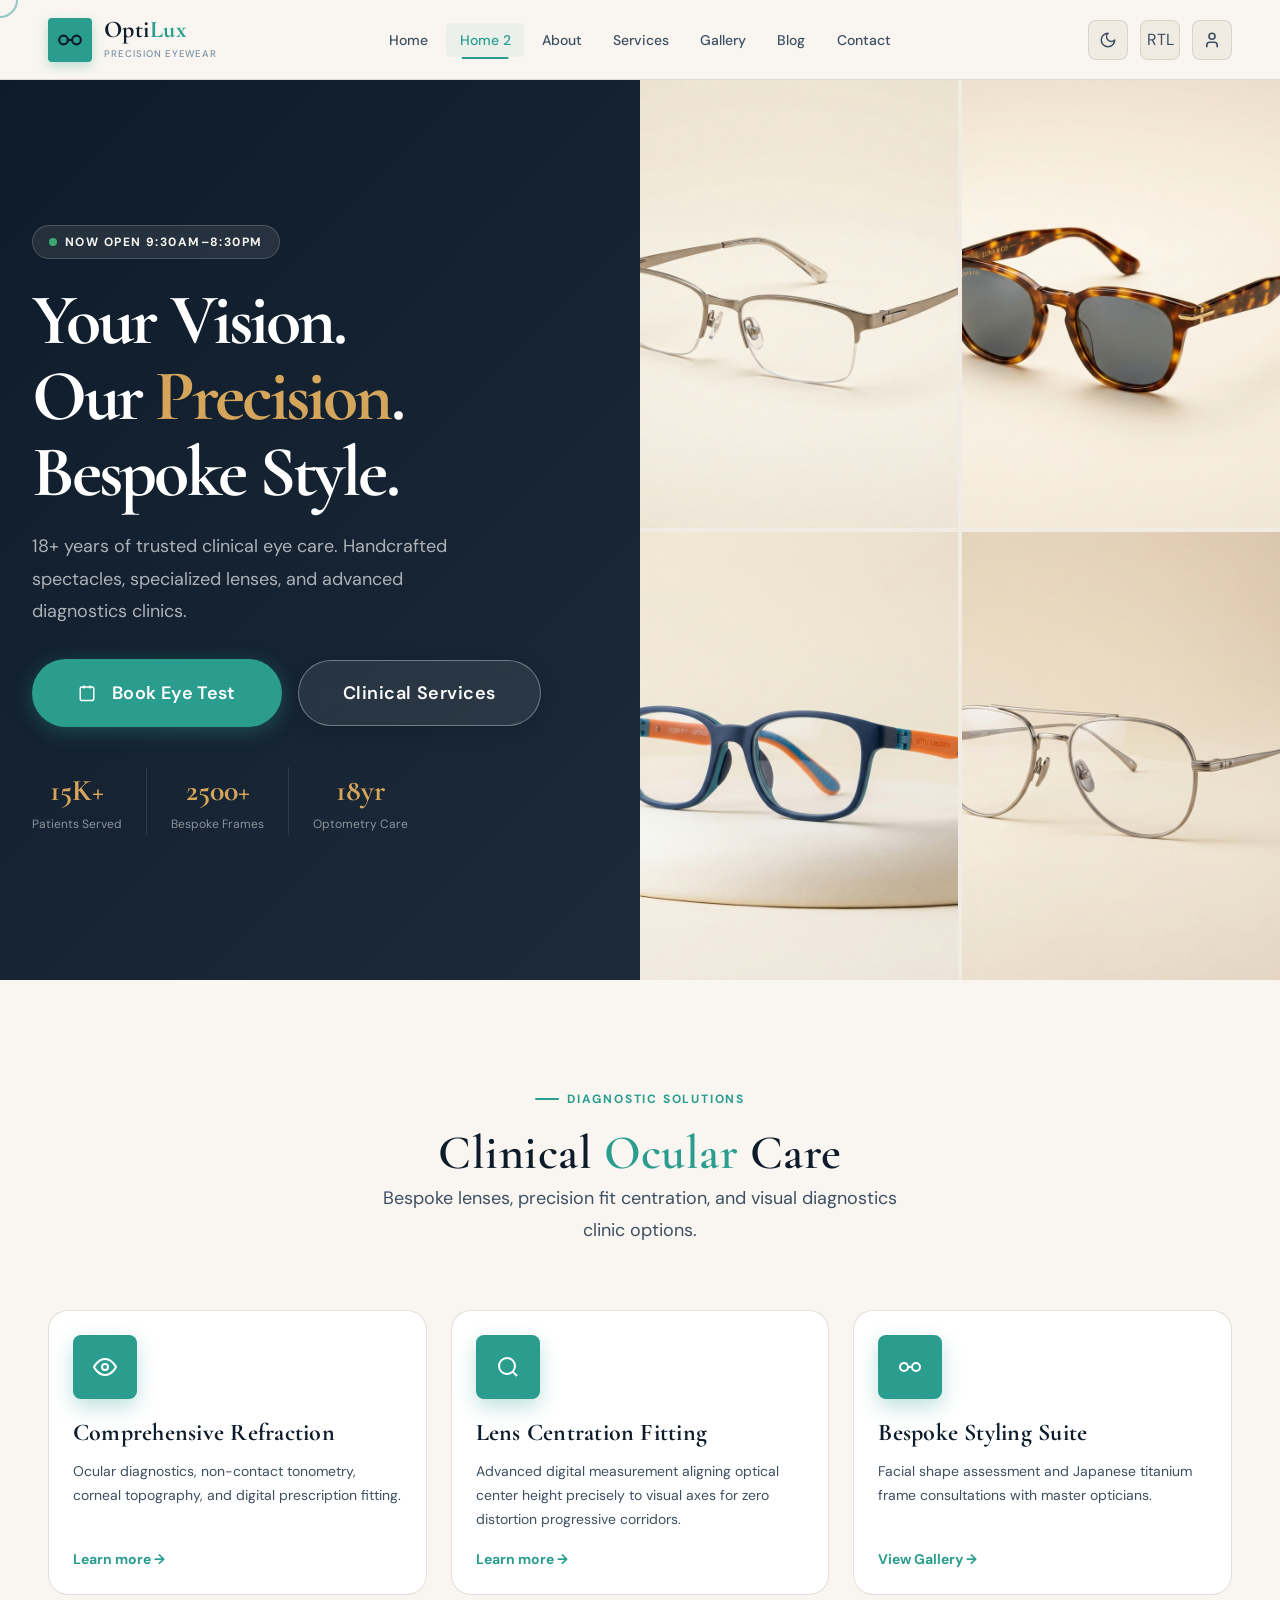
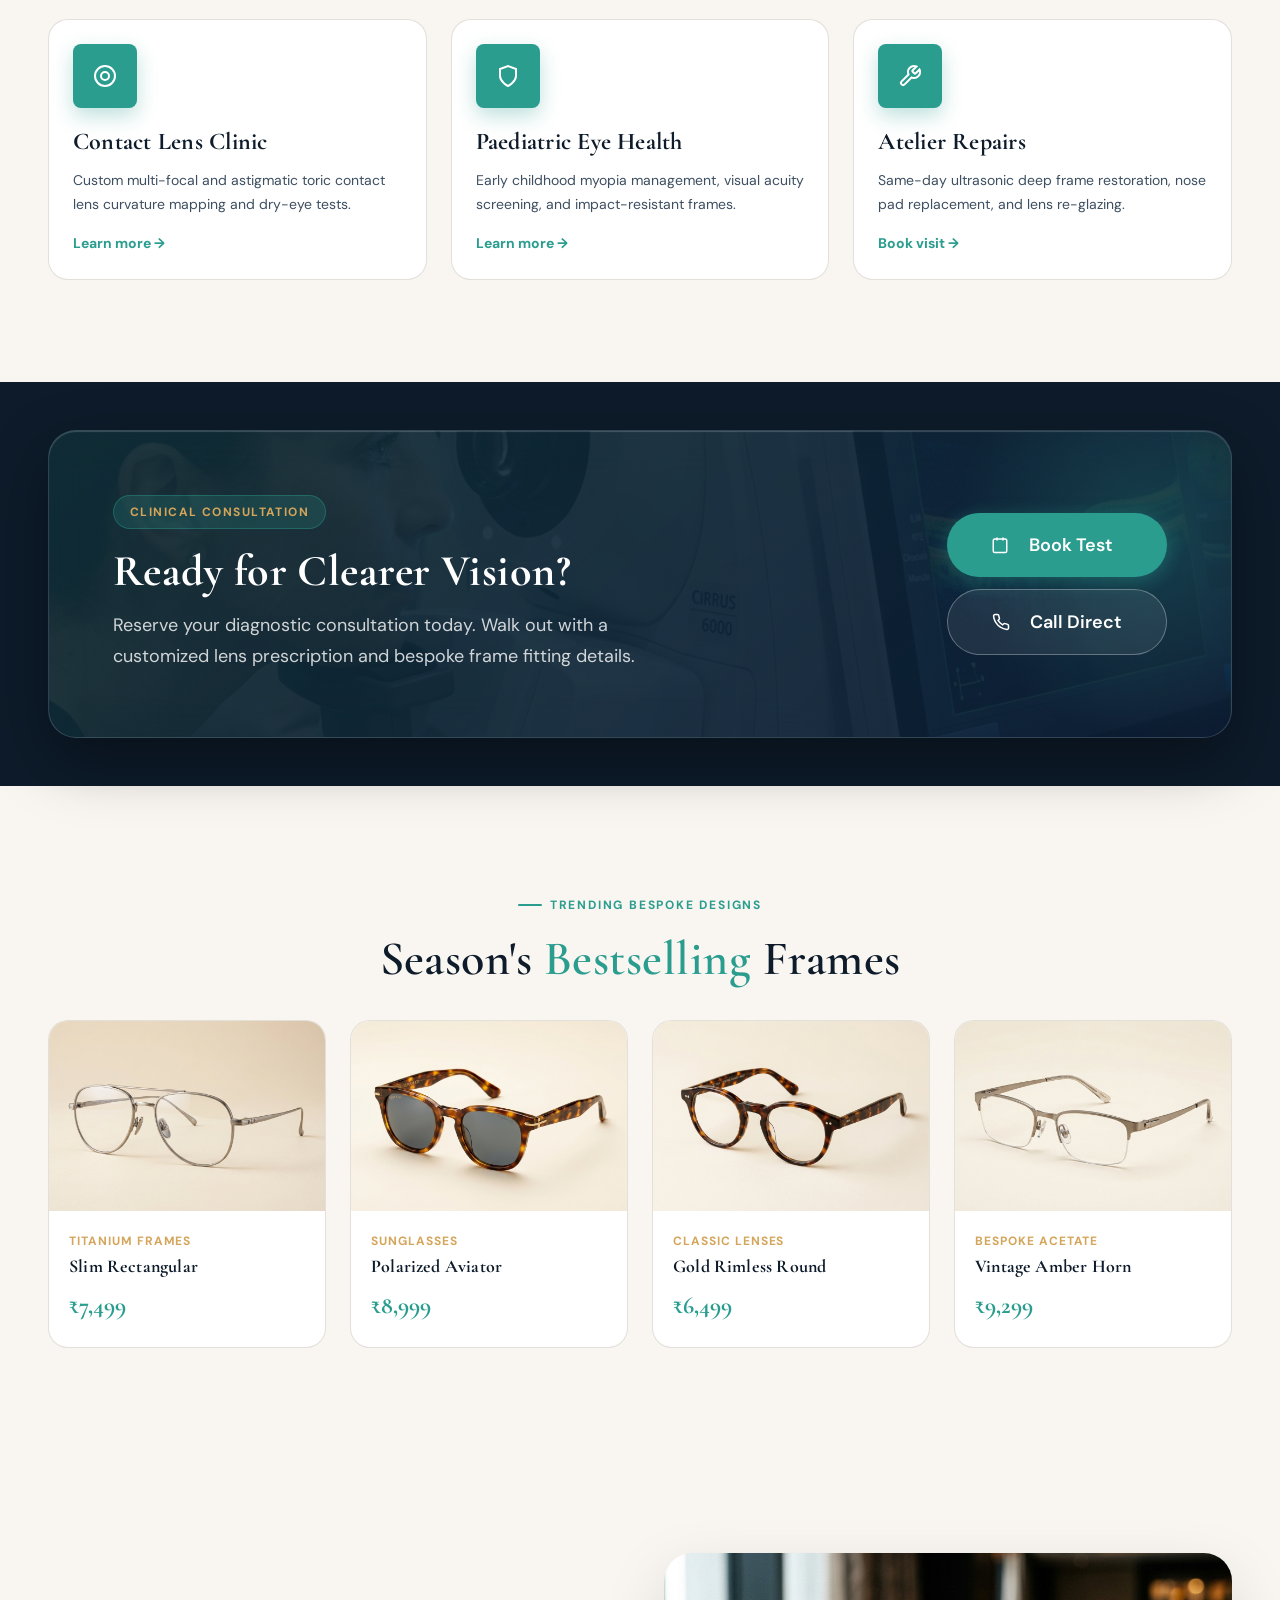
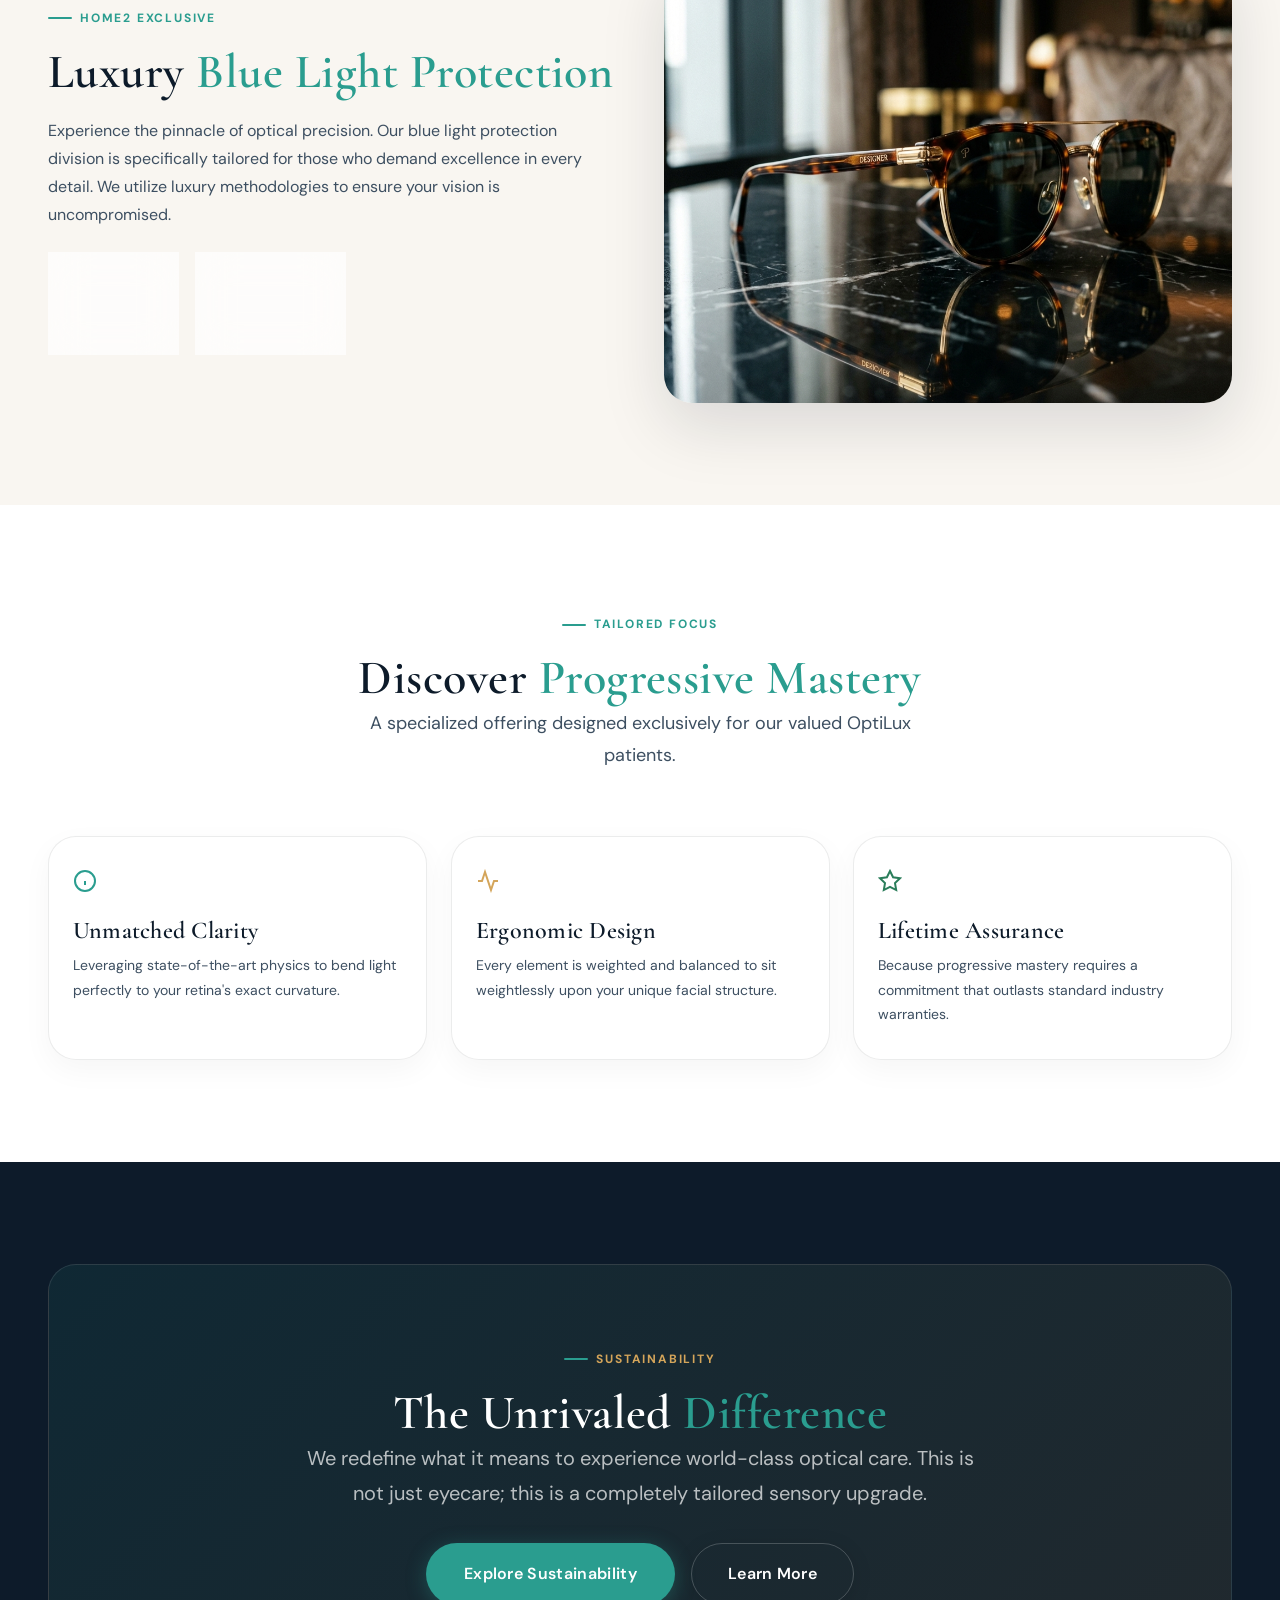
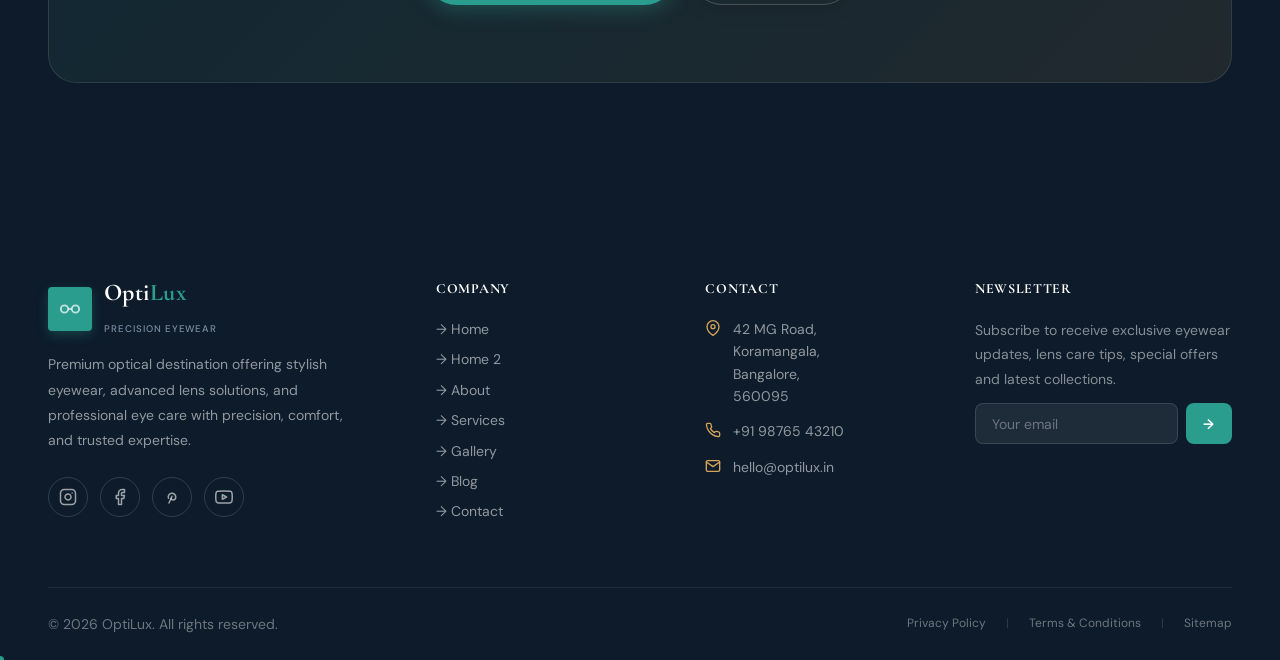
<file: home2.html>
<!DOCTYPE html>
<html lang="en" dir="ltr" data-theme="light">
<head>
  <meta charset="UTF-8" />
  <meta name="viewport" content="width=device-width, initial-scale=1.0" />
  <title>Home 2 — OptiLux Premium Eyewear</title>
  <meta name="description" content="OptiLux Home 2 — Alternate split-screen homepage layout with curated bespoke frames, diagnostics clinic showcase, and eye test booking." />
  <link rel="stylesheet" href="assets/css/style.css" />
  <link rel="stylesheet" href="assets/css/responsive.css" />
  <style>
    @media (min-width: 993px) {
      .home2-hero-left {
        padding-left: calc(max(0px, (100vw - var(--container-max)) / 2) + clamp(1rem, 5vw, 2rem)) !important;
        padding-right: var(--space-12) !important;
      }
      [dir="rtl"] .home2-hero-left {
        padding-right: calc(max(0px, (100vw - var(--container-max)) / 2) + clamp(1rem, 5vw, 2rem)) !important;
        padding-left: var(--space-12) !important;
      }
    }

    /* ─── Clinical Ocular Care Services Cards ─── */
    .service-card {
      display: flex !important;
      flex-direction: column !important;
      height: 100% !important;
      padding: var(--space-6) !important;
      transition: var(--transition-base) !important;
    }
    .service-card p {
      flex: 1 !important;
      margin-bottom: var(--space-4) !important;
    }
    .service-card .service-link {
      margin-top: auto !important;
    }

    /* ─── Service Icons Force White Color ─── */
    .service-icon {
      color: #ffffff !important;
    }
    .service-icon svg {
      stroke: #ffffff !important;
    }

    /* ─── Eye Test CTA Card Glassmorphism Redesign ─── */
    .eye-test-cta-card {
      background: linear-gradient(135deg, rgba(42, 157, 143, 0.16) 0%, rgba(12, 30, 58, 0.75) 100%) !important;
      border: 1px solid rgba(255, 255, 255, 0.15) !important;
      backdrop-filter: blur(20px) !important;
      -webkit-backdrop-filter: blur(20px) !important;
      box-shadow: 0 24px 60px rgba(0, 0, 0, 0.35), inset 0 1px 1px rgba(255, 255, 255, 0.2) !important;
      border-radius: var(--radius-2xl) !important;
      padding: clamp(2.5rem, 5vw, 4.5rem) !important;
      position: relative;
      overflow: hidden;
    }

    .eye-test-cta-badge {
      display: inline-block !important;
      background: rgba(42, 157, 143, 0.2) !important;
      border: 1px solid rgba(42, 157, 143, 0.4) !important;
      color: var(--cyan) !important;
      font-size: 0.75rem !important;
      font-weight: 700 !important;
      letter-spacing: 0.12em !important;
      text-transform: uppercase !important;
      padding: 0.4rem 1rem !important;
      border-radius: var(--radius-full) !important;
      margin-bottom: var(--space-4) !important;
    }

    .eye-test-cta-title {
      font-family: var(--font-display) !important;
      font-size: clamp(1.8rem, 4vw, 2.75rem) !important;
      font-weight: 900 !important;
      color: #ffffff !important;
      margin-bottom: var(--space-3) !important;
      line-height: 1.2 !important;
    }

    .eye-test-cta-desc {
      color: rgba(255, 255, 255, 0.8) !important;
      font-size: var(--text-md) !important;
      max-width: 530px !important;
      line-height: 1.75 !important;
    }

    /* Eye Test CTA Buttons */
    .btn-premium-book {
      background: var(--sapphire) !important;
      color: #ffffff !important;
      border: none !important;
      box-shadow: 0 4px 18px rgba(42, 157, 143, 0.4) !important;
      transition: all 0.35s cubic-bezier(0.4, 0, 0.2, 1) !important;
    }

    .btn-premium-book:hover {
      background: var(--sapphire-dark) !important;
      box-shadow: 0 8px 24px rgba(42, 157, 143, 0.6) !important;
      transform: translateY(-2px);
    }

    .btn-premium-call {
      background: rgba(255, 255, 255, 0.08) !important;
      color: #ffffff !important;
      border: 1px solid rgba(255, 255, 255, 0.3) !important;
      transition: all 0.35s cubic-bezier(0.4, 0, 0.2, 1) !important;
      font-weight: 600 !important;
    }

    .btn-premium-call:hover {
      background: #ffffff !important;
      color: var(--graphite-deep) !important;
      border-color: #ffffff !important;
      box-shadow: 0 8px 24px rgba(255, 255, 255, 0.25) !important;
      transform: translateY(-2px);
    }

    /* ─── Trending Bestselling Products Alignment ─── */
    .trending-products-container {
      display: grid;
      grid-template-columns: repeat(4, 1fr);
      gap: var(--space-6);
      width: 100%;
      margin-top: var(--space-4);
    }

    .trending-product-card {
      background: var(--bg-card);
      border: 1px solid var(--border-color);
      border-radius: var(--radius-xl);
      overflow: hidden;
      transition: var(--transition-spring);
      display: flex;
      flex-direction: column;
      height: 100%;
    }

    .trending-product-card:hover {
      transform: translateY(-5px);
      box-shadow: var(--shadow-lg);
    }

    .trending-product-card-img-wrap {
      height: 190px;
      position: relative;
      overflow: hidden;
    }

    .trending-product-card-img-wrap img {
      width: 100%;
      height: 100%;
      object-fit: cover;
      transition: transform 0.5s ease;
    }

    .trending-product-card:hover .trending-product-card-img-wrap img {
      transform: scale(1.06);
    }

    .trending-product-card-body {
      padding: var(--space-5);
      display: flex;
      flex-direction: column;
      flex: 1;
    }

    .trending-product-card-category {
      font-size: var(--text-xs);
      font-weight: 700;
      color: var(--cyan);
      letter-spacing: 0.08em;
      text-transform: uppercase;
      margin-bottom: var(--space-1);
    }

    .trending-product-card-title {
      font-family: var(--font-display);
      font-size: var(--text-md);
      font-weight: 700;
      color: var(--text-primary);
      margin-bottom: var(--space-2);
      flex: 1;
    }

    .trending-product-card-price {
      font-family: var(--font-display);
      font-size: var(--text-xl);
      font-weight: 800;
      color: var(--sapphire);
      margin-top: auto;
    }

    @media (max-width: 1200px) {
      .trending-products-container {
        display: flex;
        gap: var(--space-5);
        overflow-x: auto;
        scrollbar-width: thin;
        scrollbar-color: var(--sapphire) var(--bg-tertiary);
        padding-bottom: var(--space-4);
        width: auto;
        margin-inline: calc(-1 * clamp(1rem, 5vw, 2rem));
        padding-inline: clamp(1rem, 5vw, 2rem);
      }
      .trending-product-card {
        width: 260px;
        flex-shrink: 0;
      }
    }

    /* ─── Discover Progressive Mastery Light Theme Card Overrides ─── */
    [data-theme="light"] [aria-label="Progressive Mastery Highlights"] .card-glass {
      background: #ffffff !important;
      border: 1px solid rgba(9, 13, 22, 0.08) !important;
      box-shadow: 0 10px 30px rgba(9, 13, 22, 0.04) !important;
      padding: var(--space-8) var(--space-6) !important;
      border-radius: var(--radius-2xl) !important;
    }
    [data-theme="light"] [aria-label="Progressive Mastery Highlights"] .card-glass:hover {
      border-color: rgba(42, 157, 143, 0.25) !important;
      box-shadow: 0 15px 35px rgba(9, 13, 22, 0.07) !important;
    }
  </style>
  <link rel="icon" type="image/png" href="assets/images/favicon.png">
  <link rel="shortcut icon" href="assets/images/favicon.png" type="image/png">
  <link rel="apple-touch-icon" href="assets/images/favicon.png">
</head>
<body>

  <div id="preloader">
    <div class="preloader-inner">
      <div class="preloader-logo">Opti<span>Lux</span></div>
      <div class="preloader-bar"><div class="preloader-bar-fill"></div></div>
      <div class="preloader-dots"><div class="preloader-dot"></div><div class="preloader-dot"></div><div class="preloader-dot"></div></div>
    </div>
  </div>
  <div id="page-progress"></div>

  <!-- ═══ NAVBAR ═══ -->
  <nav class="navbar" role="navigation" aria-label="Main navigation">
    <div class="container nav-inner">
      <a href="index.html" class="nav-logo" aria-label="OptiLux Home">
        <div class="nav-logo-icon">
          <svg width="26" height="26" viewBox="0 0 24 24" fill="none" stroke="currentColor" stroke-width="2"><circle cx="6" cy="12" r="4"/><circle cx="18" cy="12" r="4"/><path d="M10 12h4"/><path d="M2 12h0.5"/><path d="M21.5 12h0.5"/></svg>
        </div>
        <div>
          <span class="nav-logo-text">Opti<span>Lux</span></span>
          <span class="nav-logo-sub">Precision Eyewear</span>
        </div>
      </a>

      <ul class="nav-links" role="list">
        <li><a href="index.html" class="nav-link">Home</a></li>
        <li><a href="home2.html" class="nav-link">Home 2</a></li>
        <li><a href="about.html" class="nav-link">About</a></li>
        <li><a href="services.html" class="nav-link">Services</a></li>
        <li><a href="gallery.html" class="nav-link">Gallery</a></li>
        <li><a href="blog.html" class="nav-link">Blog</a></li>
        <li><a href="contact.html" class="nav-link">Contact</a></li>
      </ul>

      <div class="nav-actions">
        <button class="nav-icon-btn" data-theme-toggle title="Toggle Dark Mode" aria-label="Toggle theme">
          <span class="icon-moon"><svg width="18" height="18" viewBox="0 0 24 24" fill="none" stroke="currentColor" stroke-width="2" stroke-linecap="round" stroke-linejoin="round"><path d="M12 3a6 6 0 0 0 9 9 9 9 0 1 1-9-9Z"/></svg></span>
          <span class="icon-sun" style="display:none"><svg width="18" height="18" viewBox="0 0 24 24" fill="none" stroke="currentColor" stroke-width="2" stroke-linecap="round" stroke-linejoin="round"><circle cx="12" cy="12" r="4"/><path d="M12 2v2"/><path d="M12 20v2"/><path d="m4.93 4.93 1.41 1.41"/><path d="m17.66 17.66 1.41 1.41"/><path d="M2 12h2"/><path d="M20 12h2"/><path d="m6.34 17.66-1.41 1.41"/><path d="m19.07 4.93-1.41 1.41"/></svg></span>
        </button>
        <button class="nav-icon-btn" data-rtl-toggle title="Toggle RTL" aria-label="Toggle RTL">RTL</button>
        <div class="profile-dropdown-container">
          <button class="nav-icon-btn" id="profile-btn" aria-label="Profile" aria-haspopup="true" aria-expanded="false">
            <svg width="18" height="18" viewBox="0 0 24 24" fill="none" stroke="currentColor" stroke-width="2.2" stroke-linecap="round" stroke-linejoin="round">
              <path d="M19 21v-2a4 4 0 0 0-4-4H9a4 4 0 0 0-4 4v2" />
              <circle cx="12" cy="7" r="4" />
            </svg>
          </button>
          <div class="profile-dropdown" id="profile-dropdown" aria-hidden="true">
            <a href="login.html">Login</a>
            <a href="signup.html">Signup</a>
          </div>
        </div>
        
        <button class="hamburger" id="hamburger" aria-label="Open menu" aria-expanded="false">
          <span></span><span></span><span></span>
        </button>
      </div>
    </div>
  </nav>

  <!-- Mobile Menu -->
  <div class="mobile-menu" id="mobile-menu" aria-hidden="true">
    <a href="index.html" class="mobile-nav-link">Home</a>
    <a href="home2.html" class="mobile-nav-link">Home 2</a>
    <a href="about.html" class="mobile-nav-link">About</a>
    <a href="services.html" class="mobile-nav-link">Services</a>
    <a href="gallery.html" class="mobile-nav-link">Gallery</a>
    <a href="blog.html" class="mobile-nav-link">Blog</a>
    <a href="contact.html" class="mobile-nav-link">Contact</a>
    <a href="login.html" class="mobile-nav-link">Login</a>
    <a href="signup.html" class="mobile-nav-link">Signup</a>
  </div>

  <!-- ═══ SECTION 1: SPLIT-SCREEN HERO ═══ -->
  <section style="min-height:100vh;display:grid;grid-template-columns:1fr 1fr;padding-top:var(--nav-height)" aria-label="Hero">
    <!-- Left: Content -->
    <div class="home2-hero-left" style="background:linear-gradient(135deg,var(--graphite-deep),var(--graphite));display:flex;align-items:center;padding:var(--space-16) clamp(2rem,5vw,4rem)">
      <div>
        <div style="display:inline-flex;align-items:center;gap:var(--space-2);background:rgba(227,221,211,0.1);border:1px solid rgba(227,221,211,0.2);border-radius:var(--radius-full);padding:0.4rem 1rem;margin-bottom:var(--space-6)">
          <span style="width:8px;height:8px;border-radius:50%;background:var(--emerald-light);animation:pulse 2s infinite"></span>
          <span style="font-size:var(--text-xs);font-weight:700;letter-spacing:0.12em;text-transform:uppercase;color:var(--ice-white)">Now Open 9:30AM–8:30PM</span>
        </div>
        <h1 style="font-family:var(--font-display);font-size:var(--text-6xl);font-weight:900;color:#fff;line-height:1.05;letter-spacing:-0.04em;margin-bottom:var(--space-5)">
          Your Vision.<br>Our <span style="color:var(--cyan)">Precision</span>.<br>Bespoke Style.
        </h1>
        <p style="font-size:var(--text-md);color:rgba(255,255,255,0.65);line-height:1.8;margin-bottom:var(--space-8);max-width:420px">
          18+ years of trusted clinical eye care. Handcrafted spectacles, specialized lenses, and advanced diagnostics clinics.
        </p>
        <div class="btn-group">
          <a href="contact.html" class="btn btn-primary btn-xl">
            <svg width="18" height="18" viewBox="0 0 24 24" fill="none" stroke="currentColor" stroke-width="2" style="margin-right:8px"><rect x="3" y="4" width="18" height="18" rx="2" ry="2"/><line x1="16" y1="2" x2="16" y2="6"/><line x1="8" y1="2" x2="8" y2="6"/></svg>
            Book Eye Test
          </a>
          <a href="services.html" class="btn btn-secondary-luxury btn-xl">Clinical Services</a>
        </div>
        <!-- Trust badges -->
        <div style="display:flex;gap:var(--space-6);margin-top:var(--space-10)">
          <div style="text-align:center">
            <div style="font-family:var(--font-display);font-size:var(--text-2xl);font-weight:900;color:var(--cyan)">15K+</div>
            <div style="font-size:var(--text-xs);color:rgba(255,255,255,0.5)">Patients Served</div>
          </div>
          <div style="width:1px;background:rgba(255,255,255,0.1)"></div>
          <div style="text-align:center">
            <div style="font-family:var(--font-display);font-size:var(--text-2xl);font-weight:900;color:var(--cyan)">2500+</div>
            <div style="font-size:var(--text-xs);color:rgba(255,255,255,0.5)">Bespoke Frames</div>
          </div>
          <div style="width:1px;background:rgba(255,255,255,0.1)"></div>
          <div style="text-align:center">
            <div style="font-family:var(--font-display);font-size:var(--text-2xl);font-weight:900;color:var(--cyan)">18yr</div>
            <div style="font-size:var(--text-xs);color:rgba(255,255,255,0.5)">Optometry Care</div>
          </div>
        </div>
      </div>
    </div>
    <!-- Right: Visual mosaic of 4 real optical images -->
    <div style="background:var(--bg-tertiary);display:grid;grid-template-columns:1fr 1fr;grid-template-rows:1fr 1fr;gap:4px;min-height:100vh">
      <div style="overflow:hidden;position:relative">
        <img src="assets/images/prod_reading.png" alt="Bespoke luxury frame fitting" style="width:100%;height:100%;object-fit:cover" />
      </div>
      <div style="overflow:hidden;position:relative">
        <img src="assets/images/prod_sunglasses.png" alt="Polarized UV400 sunglasses" style="width:100%;height:100%;object-fit:cover" />
      </div>
      <div style="overflow:hidden;position:relative">
        <img src="assets/images/prod_kids.png" alt="Paediatric frame range" style="width:100%;height:100%;object-fit:cover" />
      </div>
      <div style="overflow:hidden;position:relative">
        <img src="assets/images/prod_aviator.png" alt="Precision frame fitting" style="width:100%;height:100%;object-fit:cover" />
      </div>
    </div>
  </section>

  <!-- ═══ SECTION 2: SERVICES GRID ═══ -->
  <section class="section bg-primary" aria-label="Services">
    <div class="container">
      <div class="section-header">
        <span class="section-label">Diagnostic Solutions</span>
        <h2 class="section-title reveal">Clinical <span>Ocular</span> Care</h2>
        <p class="section-subtitle reveal stagger-2">Bespoke lenses, precision fit centration, and visual diagnostics clinic options.</p>
      </div>
      <div class="grid grid-3 gap-6">
        <div class="service-card reveal">
          <div class="service-icon">
            <svg width="24" height="24" viewBox="0 0 24 24" fill="none" stroke="currentColor" stroke-width="2"><path d="M1 12s4-8 11-8 11 8 11 8-4 8-11 8-11-8-11-8z"/><circle cx="12" cy="12" r="3"/></svg>
          </div>
          <h3>Comprehensive Refraction</h3>
          <p>Ocular diagnostics, non-contact tonometry, corneal topography, and digital prescription fitting.</p>
          <a href="services.html" class="service-link">Learn more →</a>
        </div>
        <div class="service-card reveal stagger-2">
          <div class="service-icon">
            <svg width="24" height="24" viewBox="0 0 24 24" fill="none" stroke="currentColor" stroke-width="2"><circle cx="11" cy="11" r="8"/><line x1="21" y1="21" x2="16.65" y2="16.65"/></svg>
          </div>
          <h3>Lens Centration Fitting</h3>
          <p>Advanced digital measurement aligning optical center height precisely to visual axes for zero distortion progressive corridors.</p>
          <a href="services.html" class="service-link">Learn more →</a>
        </div>
        <div class="service-card reveal stagger-3">
          <div class="service-icon">
            <svg width="24" height="24" viewBox="0 0 24 24" fill="none" stroke="currentColor" stroke-width="2"><circle cx="6" cy="12" r="4"/><circle cx="18" cy="12" r="4"/><path d="M10 12h4"/></svg>
          </div>
          <h3>Bespoke Styling Suite</h3>
          <p>Facial shape assessment and Japanese titanium frame consultations with master opticians.</p>
          <a href="gallery.html" class="service-link">View Gallery →</a>
        </div>
        <div class="service-card reveal stagger-2">
          <div class="service-icon">
            <svg width="24" height="24" viewBox="0 0 24 24" fill="none" stroke="currentColor" stroke-width="2"><path d="M12 2a10 10 0 1 0 10 10A10 10 0 0 0 12 2zm0 14a4 4 0 1 1 4-4 4 4 0 0 1-4 4z"/></svg>
          </div>
          <h3>Contact Lens Clinic</h3>
          <p>Custom multi-focal and astigmatic toric contact lens curvature mapping and dry-eye tests.</p>
          <a href="services.html" class="service-link">Learn more →</a>
        </div>
        <div class="service-card reveal stagger-3">
          <div class="service-icon">
            <svg width="24" height="24" viewBox="0 0 24 24" fill="none" stroke="currentColor" stroke-width="2"><path d="M12 22s8-4 8-10V5l-8-3-8 3v7c0 6 8 10 8 10z"/></svg>
          </div>
          <h3>Paediatric Eye Health</h3>
          <p>Early childhood myopia management, visual acuity screening, and impact-resistant frames.</p>
          <a href="services.html" class="service-link">Learn more →</a>
        </div>
        <div class="service-card reveal stagger-4">
          <div class="service-icon">
            <svg width="24" height="24" viewBox="0 0 24 24" fill="none" stroke="currentColor" stroke-width="2"><path d="M14.7 6.3a1 1 0 0 0 0 1.4l1.6 1.6a1 1 0 0 0 1.4 0l3.77-3.77a6 6 0 0 1-7.94 7.94l-6.91 6.91a2.12 2.12 0 0 1-3-3l6.91-6.91a6 6 0 0 1 7.94-7.94l-3.76 3.76z"/></svg>
          </div>
          <h3>Atelier Repairs</h3>
          <p>Same-day ultrasonic deep frame restoration, nose pad replacement, and lens re-glazing.</p>
          <a href="contact.html" class="service-link">Book visit →</a>
        </div>
      </div>
    </div>
  </section>

  <!-- ═══ SECTION 3: EYE TEST CTA GLASS ═══ -->
  <section style="padding-block:var(--space-12);background:var(--graphite-deep) !important" aria-label="Book eye test">
    <div class="container">
      <div class="eye-test-cta-card reveal-scale">
        <div style="position:absolute;inset:0;overflow:hidden">
          <img src="assets/images/service_diag.png" alt="Optician room" style="width:100%;height:100%;object-fit:cover;opacity:0.08" />
        </div>
        <div style="position:absolute;top:-30%;right:-10%;width:400px;height:400px;background:radial-gradient(circle,rgba(42,157,143,0.25) 0%,transparent 70%);pointer-events:none">
        </div>
        <div style="display:grid;grid-template-columns:1fr auto;gap:var(--space-8);align-items:center;position:relative;z-index:5">
          <div>
            <span class="eye-test-cta-badge">Clinical Consultation</span>
            <h2 class="eye-test-cta-title">Ready for Clearer Vision?</h2>
            <p class="eye-test-cta-desc">Reserve your diagnostic consultation today. Walk out with a customized lens prescription and bespoke frame fitting details.</p>
          </div>
          <div style="display:flex;flex-direction:column;gap:var(--space-3);flex-shrink:0">
            <a href="contact.html" class="btn btn-premium-book btn-xl">
              <svg width="18" height="18" viewBox="0 0 24 24" fill="none" stroke="currentColor" stroke-width="2" style="margin-right:12px"><rect x="3" y="4" width="18" height="18" rx="2" ry="2"/><line x1="16" y1="2" x2="16" y2="6"/><line x1="8" y1="2" x2="8" y2="6"/></svg>
              <span>Book Test</span>
            </a>
            <a href="tel:+919876543210" class="btn btn-premium-call btn-xl" style="justify-content:center">
              <svg width="18" height="18" viewBox="0 0 24 24" fill="none" stroke="currentColor" stroke-width="2" style="margin-right:12px"><path d="M22 16.92v3a2 2 0 0 1-2.18 2 19.79 19.79 0 0 1-8.63-3.07 19.5 19.5 0 0 1-6-6 19.79 19.79 0 0 1-3.07-8.67A2 2 0 0 1 4.11 2h3a2 2 0 0 1 2 1.72 12.84 12.84 0 0 0 .7 2.81 2 2 0 0 1-.45 2.11L8.09 9.91a16 16 0 0 0 6 6l1.27-1.27a2 2 0 0 1 2.11-.45 12.84 12.84 0 0 0 2.81.7A2 2 0 0 1 22 16.92z"/></svg>
              <span>Call Direct</span>
            </a>
          </div>
        </div>
      </div>
    </div>
  </section>

  <!-- ═══ SECTION 4: HORIZONTAL PRODUCT SCROLL ═══ -->
  <section class="section bg-primary" aria-label="Product showcase">
    <div class="container">
      <div class="section-header text-center" style="margin-bottom:var(--space-8)">
        <span class="section-label" style="justify-content:center">Trending Bespoke Designs</span>
        <h2 class="section-title reveal" style="text-align:center">Season's <span>Bestselling</span> Frames</h2>
      </div>
      
      <div class="trending-products-container">
        <!-- Product 1 -->
        <div class="trending-product-card">
          <div class="trending-product-card-img-wrap">
            <img src="assets/images/prod_aviator.png" alt="Titanium Frame" />
          </div>
          <div class="trending-product-card-body">
            <p class="trending-product-card-category">Titanium Frames</p>
            <h4 class="trending-product-card-title">Slim Rectangular</h4>
            <p class="trending-product-card-price">₹7,499</p>
          </div>
        </div>

        <!-- Product 2 -->
        <div class="trending-product-card">
          <div class="trending-product-card-img-wrap">
            <img src="assets/images/prod_sunglasses.png" alt="Sunglasses" />
          </div>
          <div class="trending-product-card-body">
            <p class="trending-product-card-category">Sunglasses</p>
            <h4 class="trending-product-card-title">Polarized Aviator</h4>
            <p class="trending-product-card-price">₹8,999</p>
          </div>
        </div>

        <!-- Product 3 -->
        <div class="trending-product-card">
          <div class="trending-product-card-img-wrap">
            <img src="assets/images/prod_classic.png" alt="Classic Frames" />
          </div>
          <div class="trending-product-card-body">
            <p class="trending-product-card-category">Classic Lenses</p>
            <h4 class="trending-product-card-title">Gold Rimless Round</h4>
            <p class="trending-product-card-price">₹6,499</p>
          </div>
        </div>

        <!-- Product 4 -->
        <div class="trending-product-card">
          <div class="trending-product-card-img-wrap">
            <img src="assets/images/prod_reading.png" alt="Vintage Frames" />
          </div>
          <div class="trending-product-card-body">
            <p class="trending-product-card-category">Bespoke Acetate</p>
            <h4 class="trending-product-card-title">Vintage Amber Horn</h4>
            <p class="trending-product-card-price">₹9,299</p>
          </div>
        </div>
      </div>
    </div>
  </section>

  <!-- ═══ FOOTER ═══ -->
  

  <!-- ═══ INJECTED UNIQUE SECTION 25 ═══ -->
  <section class="section bg-primary" aria-label="Luxury Blue Light Protection">
    <div class="container">
      <div class="grid" style="grid-template-columns:1fr 1fr;gap:var(--space-12);align-items:center">
        <div class="reveal-left">
          <span class="section-label">Home2 Exclusive</span>
          <h2 class="section-title" style="text-align:left;margin-bottom:var(--space-4)">Luxury <span>Blue Light Protection</span></h2>
          <p style="color:var(--text-secondary);margin-bottom:var(--space-6)">Experience the pinnacle of optical precision. Our blue light protection division is specifically tailored for those who demand excellence in every detail. We utilize luxury methodologies to ensure your vision is uncompromised.</p>
          <div style="display:flex;gap:var(--space-4)">
             <div class="glass-container float-anim" style="padding:var(--space-4);border-radius:var(--radius-lg)">
                <h4 style="color:var(--cyan);margin-bottom:4px">100%</h4>
                <div style="font-size:var(--text-xs);color:var(--text-muted)">Precision Rate</div>
             </div>
             <div class="glass-container float-anim" style="padding:var(--space-4);border-radius:var(--radius-lg);animation-delay:1s">
                <h4 style="color:var(--sapphire);margin-bottom:4px">24/7</h4>
                <div style="font-size:var(--text-xs);color:var(--text-muted)">Support Available</div>
             </div>
          </div>
        </div>
        <div class="reveal-blur" style="border-radius:var(--radius-2xl);overflow:hidden;position:relative;height:450px;box-shadow:var(--shadow-xl)">
          <img src="assets/images/hero_sunglasses.png" alt="Blue Light Protection" style="width:100%;height:100%;object-fit:cover" />
        </div>
      </div>
    </div>
  </section>

  <!-- ═══ INJECTED UNIQUE SECTION 26 ═══ -->
  <section class="section bg-secondary" aria-label="Progressive Mastery Highlights">
    <div class="container">
      <div class="section-header text-center">
        <span class="section-label">Tailored Focus</span>
        <h2 class="section-title reveal-blur">Discover <span>Progressive Mastery</span></h2>
        <p class="section-subtitle reveal stagger-2">A specialized offering designed exclusively for our valued OptiLux patients.</p>
      </div>
      <div class="grid grid-3 gap-6">
        <div class="card-glass card-3d reveal-blur stagger-1">
          <div style="color:var(--sapphire);margin-bottom:var(--space-4)"><svg width="24" height="24" viewBox="0 0 24 24" fill="none" stroke="currentColor" stroke-width="2"><circle cx="12" cy="12" r="10"/><path d="M12 16v-4"/><path d="M12 8h.01"/></svg></div>
          <h4 style="margin-bottom:var(--space-2)">Unmatched Clarity</h4>
          <p style="font-size:var(--text-sm);color:var(--text-secondary)">Leveraging state-of-the-art physics to bend light perfectly to your retina's exact curvature.</p>
        </div>
        <div class="card-glass card-3d reveal-blur stagger-2">
          <div style="color:var(--cyan);margin-bottom:var(--space-4)"><svg width="24" height="24" viewBox="0 0 24 24" fill="none" stroke="currentColor" stroke-width="2"><path d="M22 12h-4l-3 9L9 3l-3 9H2"/></svg></div>
          <h4 style="margin-bottom:var(--space-2)">Ergonomic Design</h4>
          <p style="font-size:var(--text-sm);color:var(--text-secondary)">Every element is weighted and balanced to sit weightlessly upon your unique facial structure.</p>
        </div>
        <div class="card-glass card-3d reveal-blur stagger-3">
          <div style="color:var(--emerald);margin-bottom:var(--space-4)"><svg width="24" height="24" viewBox="0 0 24 24" fill="none" stroke="currentColor" stroke-width="2"><polygon points="12 2 15.09 8.26 22 9.27 17 14.14 18.18 21.02 12 17.77 5.82 21.02 7 14.14 2 9.27 8.91 8.26 12 2"/></svg></div>
          <h4 style="margin-bottom:var(--space-2)">Lifetime Assurance</h4>
          <p style="font-size:var(--text-sm);color:var(--text-secondary)">Because progressive mastery requires a commitment that outlasts standard industry warranties.</p>
        </div>
      </div>
    </div>
  </section>

  <!-- ═══ INJECTED UNIQUE SECTION 27 ═══ -->
  <section class="section" style="background:var(--graphite-deep);color:#fff" aria-label="Sustainability Banner">
    <div class="container">
      <div style="background:linear-gradient(135deg, rgba(42,157,143,0.1) 0%, rgba(212,165,90,0.1) 100%);border:1px solid rgba(255,255,255,0.1);border-radius:var(--radius-2xl);padding:clamp(3rem,6vw,5rem);text-align:center" class="reveal-scale">
        <span class="section-label" style="justify-content:center;color:var(--cyan)">Sustainability</span>
        <h2 class="section-title" style="color:#fff">The Unrivaled <span>Difference</span></h2>
        <p style="color:rgba(255,255,255,0.7);max-width:700px;margin:0 auto var(--space-8);font-size:var(--text-lg)">We redefine what it means to experience world-class optical care. This is not just eyecare; this is a completely tailored sensory upgrade.</p>
        <div style="display:inline-flex;gap:var(--space-4)">
            <a href="contact.html" class="btn btn-primary btn-lg">Explore Sustainability</a>
            <a href="about.html" class="btn btn-white btn-lg" style="background:transparent;border:1px solid rgba(255,255,255,0.2);color:#fff">Learn More</a>
        </div>
      </div>
    </div>
  </section>

  <!-- ═══ FOOTER ═══ -->
  <footer class="footer" role="contentinfo">
    <div class="container">
      <div class="footer-main">
        <div class="footer-brand">
          <a href="index.html" class="nav-logo" style="margin-bottom:var(--space-4);display:inline-flex" aria-label="OptiLux Home">
            <div class="nav-logo-icon">
              <svg width="22" height="22" viewBox="0 0 24 24" fill="none" stroke="currentColor" stroke-width="2"><circle cx="6" cy="12" r="4"/><circle cx="18" cy="12" r="4"/><path d="M10 12h4"/><path d="M2 12h0.5"/><path d="M21.5 12h0.5"/></svg>
            </div>
            <div>
              <span class="nav-logo-text" style="color:#fff">Opti<span>Lux</span></span>
              <span class="nav-logo-sub">Precision Eyewear</span>
            </div>
          </a>
          <p>Premium optical destination offering stylish eyewear, advanced lens solutions, and professional eye care with precision, comfort, and trusted expertise.</p>
          <div class="footer-socials" style="margin-top:var(--space-5)">
            <a href="https://instagram.com" target="_blank" rel="noopener noreferrer" class="social-icon" aria-label="Instagram">
              <svg width="18" height="18" viewBox="0 0 24 24" fill="none" stroke="currentColor" stroke-width="2" stroke-linecap="round" stroke-linejoin="round">
                <rect x="2" y="2" width="20" height="20" rx="5" ry="5"></rect>
                <path d="M16 11.37A4 4 0 1 1 12.63 8 4 4 0 0 1 16 11.37z"></path>
                <line x1="17.5" y1="6.5" x2="17.51" y2="6.5"></line>
              </svg>
            </a>
            <a href="https://facebook.com" target="_blank" rel="noopener noreferrer" class="social-icon" aria-label="Facebook">
              <svg width="18" height="18" viewBox="0 0 24 24" fill="none" stroke="currentColor" stroke-width="2" stroke-linecap="round" stroke-linejoin="round">
                <path d="M18 2h-3a5 5 0 0 0-5 5v3H7v4h3v8h4v-8h3l1-4h-4V7a1 1 0 0 1 1-1h3z"></path>
              </svg>
            </a>
            <a href="https://pinterest.com" target="_blank" rel="noopener noreferrer" class="social-icon" aria-label="Pinterest">
              <svg width="18" height="18" viewBox="0 0 24 24" fill="none" stroke="currentColor" stroke-width="2" stroke-linecap="round" stroke-linejoin="round">
                <path d="M8 20l4 -9" />
                <path d="M10.7 14c.437 1.263 1.43 2 2.55 2c2.071 0 3.75 -1.554 3.75 -4a5 5 0 1 0 -9.7 1.7" />
              </svg>
            </a>
            <a href="https://youtube.com" target="_blank" rel="noopener noreferrer" class="social-icon" aria-label="YouTube">
              <svg width="18" height="18" viewBox="0 0 24 24" fill="none" stroke="currentColor" stroke-width="2" stroke-linecap="round" stroke-linejoin="round">
                <path d="M22.54 6.42a2.78 2.78 0 0 0-1.95-1.96C18.88 4 12 4 12 4s-6.88 0-8.59.46a2.78 2.78 0 0 0-1.95 1.96A29 29 0 0 0 1 12a29 29 0 0 0 .46 5.58 2.78 2.78 0 0 0 1.95 1.96C5.12 20 12 20 12 20s6.88 0 8.59-.46a2.78 2.78 0 0 0 1.95-1.96A29 29 0 0 0 23 12a29 29 0 0 0-.46-5.58z"></path>
                <polygon points="9.75 15.02 15.5 12 9.75 8.98 9.75 15.02"></polygon>
              </svg>
            </a>
          </div>
        </div>

        <div class="footer-col">
          <h4>Company</h4>
          <ul class="footer-links">
            <li><a href="index.html" class="footer-link">→ Home</a></li>
            <li><a href="home2.html" class="footer-link">→ Home 2</a></li>
            <li><a href="about.html" class="footer-link">→ About</a></li>
            <li><a href="services.html" class="footer-link">→ Services</a></li>
            <li><a href="gallery.html" class="footer-link">→ Gallery</a></li>
            <li><a href="blog.html" class="footer-link">→ Blog</a></li>
            <li><a href="contact.html" class="footer-link">→ Contact</a></li>
          </ul>
        </div>

        <div class="footer-col">
          <h4>Contact</h4>
          <div class="footer-contact-item">
            <span class="footer-contact-icon">
              <svg width="16" height="16" viewBox="0 0 24 24" fill="none" stroke="currentColor" stroke-width="2" stroke-linecap="round" stroke-linejoin="round"><path d="M21 10c0 7-9 13-9 13s-9-6-9-13a9 9 0 0 1 18 0z"/><circle cx="12" cy="10" r="3"/></svg>
            </span>
            <span>42 MG Road,<br>Koramangala,<br>Bangalore,<br>560095</span>
          </div>
          <div class="footer-contact-item">
            <span class="footer-contact-icon">
              <svg width="16" height="16" viewBox="0 0 24 24" fill="none" stroke="currentColor" stroke-width="2" stroke-linecap="round" stroke-linejoin="round"><path d="M22 16.92v3a2 2 0 0 1-2.18 2 19.79 19.79 0 0 1-8.63-3.07 19.5 19.5 0 0 1-6-6 19.79 19.79 0 0 1-3.07-8.67A2 2 0 0 1 4.11 2h3a2 2 0 0 1 2 1.72 12.84 12.84 0 0 0 .7 2.81 2 2 0 0 1-.45 2.11L8.09 9.91a16 16 0 0 0 6 6l1.27-1.27a2 2 0 0 1 2.11-.45 12.84 12.84 0 0 0 2.81.7A2 2 0 0 1 22 16.92z"/></svg>
            </span>
            <a href="tel:+919876543210" style="color:inherit;text-decoration:none">+91 98765 43210</a>
          </div>
          <div class="footer-contact-item">
            <span class="footer-contact-icon">
              <svg width="16" height="16" viewBox="0 0 24 24" fill="none" stroke="currentColor" stroke-width="2" stroke-linecap="round" stroke-linejoin="round"><path d="M4 4h16c1.1 0 2 .9 2 2v12c0 1.1-.9 2-2 2H4c-1.1 0-2-.9-2-2V6c0-1.1.9-2 2-2z"/><polyline points="22,6 12,13 2,6"/></svg>
            </span>
            <a href="mailto:hello@optilux.in" style="color:inherit;text-decoration:none">hello@optilux.in</a>
          </div>
        </div>

        <div class="footer-col">
          <h4>Newsletter</h4>
          <p style="font-size:var(--text-sm);color:rgba(255,255,255,0.5);margin-bottom:var(--space-3)">Subscribe to receive exclusive eyewear updates, lens care tips, special offers and latest collections.</p>
          <form class="footer-newsletter" data-form="newsletter">
            <input type="email" placeholder="Your email" data-validate="required,email" aria-label="Newsletter email" />
            <button type="submit">→</button>
          </form>
        </div>
      </div>

      <div class="footer-bottom">
        <p class="footer-copy">© 2026 OptiLux. All rights reserved.</p>
        <div class="footer-bottom-links">
          <a href="privacy-policy.html">Privacy Policy</a>
          <span>|</span>
          <a href="terms.html">Terms &amp; Conditions</a>
          <span>|</span>
          <a href="sitemap.html">Sitemap</a>
        </div>
      </div>
    </div>
  </footer>

  <script src="assets/js/main.js"></script>
</body>
</html>
</file>
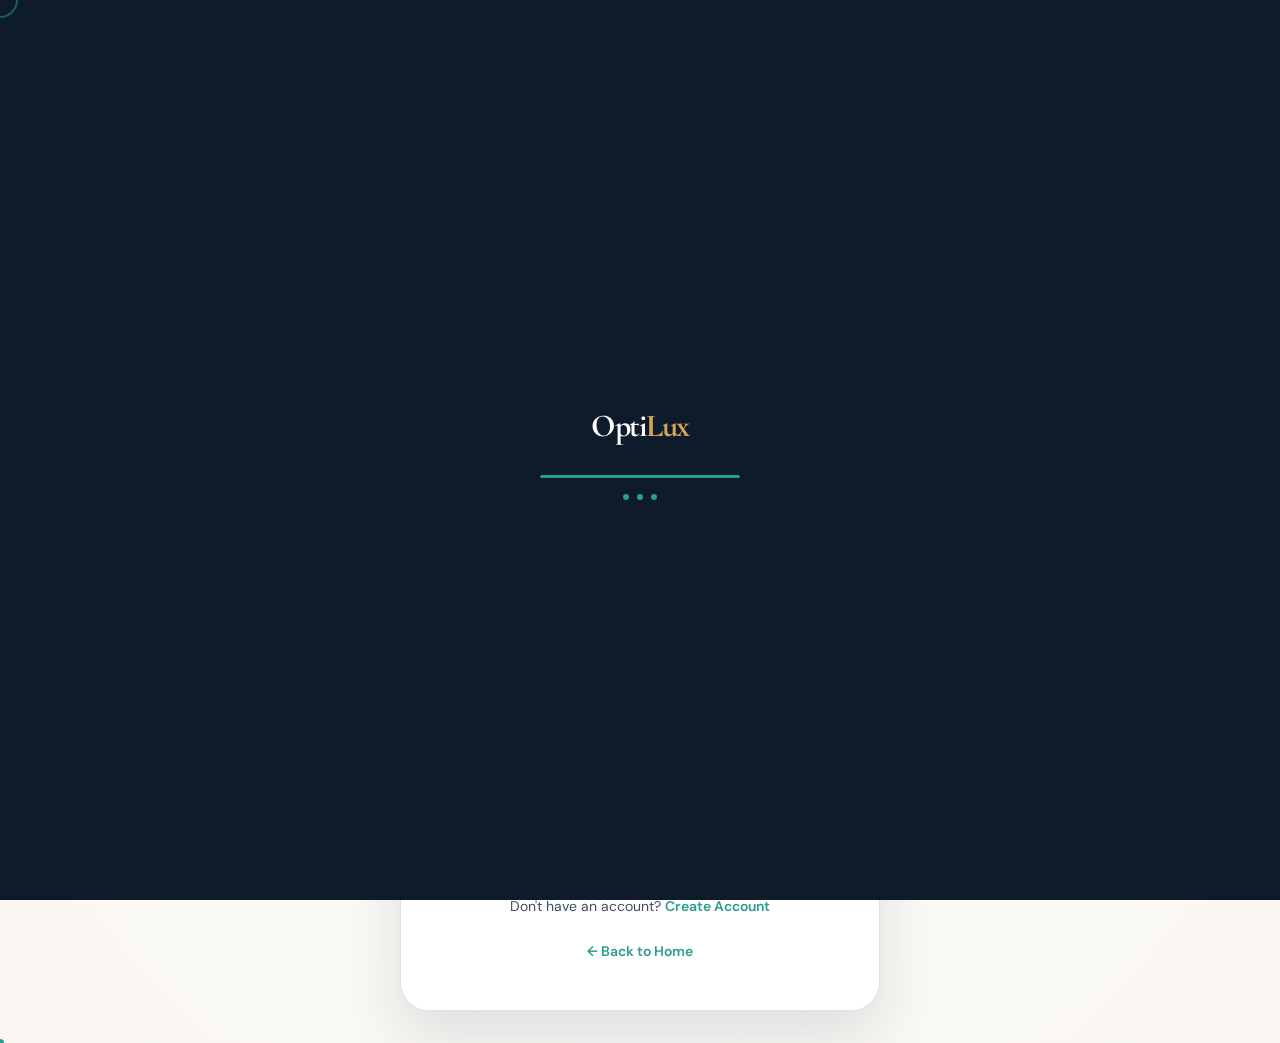
<file: login.html>
<!DOCTYPE html>
<html lang="en" dir="ltr" data-theme="light">
<head>
  <meta charset="UTF-8" />
  <meta name="viewport" content="width=device-width, initial-scale=1.0" />
  <title>Login — OptiLux Patient Portal</title>
  <meta name="description" content="Sign in to your OptiLux portal — manage consultations, access digital prescriptions, and view bespoke frame orders." />
  <link rel="stylesheet" href="assets/css/style.css" />
  <link rel="stylesheet" href="assets/css/responsive.css" />
  <style>
    /* Premium Auth Styles */
    .auth-page-wrapper {
      min-height: 100vh;
      display: flex;
      flex-direction: column;
      background: radial-gradient(circle at 50% 50%, var(--bg-secondary) 0%, var(--bg-primary) 100%);
      transition: background 0.3s ease;
      padding-top: var(--nav-height);
    }

    .auth-main {
      flex: 1;
      display: flex;
      align-items: center;
      justify-content: center;
      padding: var(--space-8) var(--space-4);
    }

    .auth-card {
      background: var(--bg-secondary);
      border: 1px solid var(--border-color);
      border-radius: var(--radius-2xl);
      box-shadow: var(--shadow-xl);
      width: 100%;
      max-width: 480px;
      padding: clamp(1.5rem, 5vw, 3rem);
      text-align: center;
      transition: var(--transition-base);
    }

    .auth-card-badge {
      display: inline-block;
      font-size: 0.7rem;
      font-weight: 700;
      text-transform: uppercase;
      letter-spacing: 0.15em;
      color: var(--sapphire);
      background: rgba(42, 157, 143, 0.08);
      padding: var(--space-1) var(--space-3);
      border-radius: var(--radius-full);
      margin-bottom: var(--space-3);
    }

    .auth-card-title {
      font-family: var(--font-display);
      font-size: var(--text-3xl);
      font-weight: 700;
      color: var(--text-primary);
      margin-bottom: var(--space-2);
    }

    .auth-card-subtitle {
      font-size: var(--text-sm);
      color: var(--text-secondary);
      margin-bottom: var(--space-8);
      line-height: 1.5;
    }

    /* Social Buttons */
    .social-auth-grid {
      display: grid;
      grid-template-columns: 1fr 1fr;
      gap: var(--space-4);
      margin-bottom: var(--space-6);
    }

    .btn-social-premium {
      display: inline-flex;
      align-items: center;
      justify-content: center;
      gap: var(--space-2);
      height: 48px;
      border-radius: var(--radius-lg);
      border: 1px solid var(--border-color);
      background: var(--bg-primary);
      color: var(--text-primary);
      font-size: var(--text-sm);
      font-weight: 600;
      transition: var(--transition-fast);
      cursor: pointer;
      width: 100%;
    }

    .btn-social-premium:hover {
      background: var(--bg-tertiary);
      border-color: var(--silver-dark);
      transform: translateY(-1px);
    }

    .btn-social-premium:active {
      transform: translateY(0);
    }

    /* Form Groups */
    .form-group-premium {
      margin-bottom: var(--space-5);
      text-align: left;
    }

    [dir="rtl"] .form-group-premium {
      text-align: right;
    }

    .form-label-premium {
      display: block;
      font-size: var(--text-xs);
      font-weight: 600;
      text-transform: uppercase;
      letter-spacing: 0.05em;
      color: var(--text-secondary);
      margin-bottom: var(--space-2);
    }

    .input-icon-wrap-premium {
      position: relative;
      display: flex;
      align-items: center;
    }

    .input-icon-premium {
      position: absolute;
      margin-inline-start: var(--space-4);
      color: var(--text-muted);
      pointer-events: none;
      display: flex;
      align-items: center;
    }

    .form-input-premium {
      width: 100%;
      height: 48px;
      padding-inline-start: 2.75rem;
      padding-inline-end: var(--space-4);
      border-radius: var(--radius-lg);
      border: 1px solid var(--border-color);
      background: var(--bg-primary);
      color: var(--text-primary);
      font-size: var(--text-sm);
      transition: var(--transition-base);
    }

    .form-input-premium:focus {
      border-color: var(--sapphire);
      box-shadow: 0 0 0 4px rgba(42, 157, 143, 0.12);
      background: var(--bg-secondary);
    }

    [dir="rtl"] .form-input-premium {
      padding-inline-start: 2.75rem;
      padding-inline-end: var(--space-4);
    }

    /* Password Toggle Icon */
    .input-toggle-premium {
      position: absolute;
      margin-inline-end: var(--space-4);
      inset-inline-end: 0;
      color: var(--text-muted);
      background: none;
      border: none;
      cursor: pointer;
      padding: 0;
      display: flex;
      align-items: center;
      justify-content: center;
      transition: color 0.2s;
    }

    [dir="rtl"] .input-toggle-premium {
      margin-inline-end: 0;
      margin-inline-start: var(--space-4);
      inset-inline-end: auto;
      inset-inline-start: 0;
    }

    .input-toggle-premium:hover {
      color: var(--text-primary);
    }

    /* Custom Checkbox */
    .checkbox-row {
      display: flex;
      justify-content: space-between;
      align-items: center;
      margin-bottom: var(--space-6);
      font-size: var(--text-sm);
      gap: var(--space-4);
    }

    .checkbox-label-premium {
      display: flex;
      align-items: center;
      gap: var(--space-2);
      color: var(--text-secondary);
      cursor: pointer;
      user-select: none;
    }

    .checkbox-label-premium input {
      position: absolute;
      opacity: 0;
      cursor: pointer;
      height: 0;
      width: 0;
    }

    .checkbox-custom {
      width: 18px;
      height: 18px;
      border: 1px solid var(--border-color);
      border-radius: var(--radius-sm);
      background: var(--bg-primary);
      display: flex;
      align-items: center;
      justify-content: center;
      transition: var(--transition-fast);
      color: #fff;
      font-size: 0.75rem;
      font-weight: 700;
    }

    .checkbox-label-premium input:checked ~ .checkbox-custom {
      background: var(--sapphire);
      border-color: var(--sapphire);
    }

    .checkbox-custom::after {
      content: "✓";
      display: none;
    }

    .checkbox-label-premium input:checked ~ .checkbox-custom::after {
      display: block;
    }

    /* Validation Checklist */
    .pw-validation-checklist {
      display: grid;
      grid-template-columns: 1fr;
      gap: var(--space-2);
      margin-top: var(--space-3);
      font-size: var(--text-xs);
      text-align: left;
      border: 1px solid var(--border-color);
      border-radius: var(--radius-md);
      padding: var(--space-3);
      background: var(--bg-primary);
    }

    [dir="rtl"] .pw-validation-checklist {
      text-align: right;
    }

    .checklist-item {
      color: var(--text-muted);
      display: flex;
      align-items: center;
      gap: var(--space-2);
      transition: color 0.25s ease;
    }

    .checklist-item span {
      display: inline-flex;
      align-items: center;
      justify-content: center;
      width: 14px;
      height: 14px;
      border-radius: 50%;
      background: var(--border-color);
      color: var(--bg-secondary);
      font-size: 0.6rem;
      transition: all 0.25s ease;
    }

    .checklist-item.valid {
      color: var(--emerald-light);
    }

    .checklist-item.valid span {
      background: var(--emerald-light);
      color: #fff;
    }

    .checklist-item.invalid-touched {
      color: var(--rose);
    }

    .checklist-item.invalid-touched span {
      background: var(--rose);
      color: #fff;
    }

    /* Submit Button & Spinner */
    .btn-primary-premium {
      display: inline-flex;
      align-items: center;
      justify-content: center;
      gap: var(--space-2);
      width: 100%;
      height: 48px;
      background: var(--sapphire);
      color: #fff;
      border-radius: var(--radius-lg);
      font-size: var(--text-sm);
      font-weight: 600;
      transition: var(--transition-base);
      box-shadow: 0 4px 12px rgba(42, 157, 143, 0.25);
      position: relative;
      overflow: hidden;
    }

    .btn-primary-premium:hover:not(:disabled) {
      background: var(--sapphire-light);
      transform: translateY(-1px);
      box-shadow: 0 6px 16px rgba(42, 157, 143, 0.35);
    }

    .btn-primary-premium:active:not(:disabled) {
      transform: translateY(0);
    }

    .btn-primary-premium:disabled {
      background: var(--silver-dark);
      color: rgba(255, 255, 255, 0.6);
      cursor: not-allowed;
      box-shadow: none;
    }

    /* Spinner */
    .btn-spinner {
      width: 18px;
      height: 18px;
      border: 2px solid rgba(255, 255, 255, 0.3);
      border-top-color: #fff;
      border-radius: 50%;
      animation: btn-spin 0.6s linear infinite;
      display: none;
    }

    @keyframes btn-spin {
      to { transform: rotate(360deg); }
    }

    .btn-primary-premium.loading .btn-spinner {
      display: inline-block;
    }

    .btn-primary-premium.loading span {
      opacity: 0.7;
    }

    /* Link Styles */
    .auth-links-footer {
      margin-top: var(--space-6);
      font-size: var(--text-sm);
      color: var(--text-secondary);
    }

    .auth-links-footer a {
      color: var(--sapphire);
      font-weight: 600;
    }

    .auth-links-footer a:hover {
      text-decoration: underline;
    }

    /* Errors */
    .form-error {
      display: none;
      font-size: var(--text-xs);
      color: var(--rose);
      margin-top: var(--space-1);
      font-weight: 500;
    }

    /* Email Divider */
    .auth-divider {
      display: flex;
      align-items: center;
      text-align: center;
      color: var(--text-muted);
      font-size: var(--text-xs);
      font-weight: 600;
      letter-spacing: 0.1em;
      text-transform: uppercase;
      margin: var(--space-6) 0;
    }

    .auth-divider::before,
    .auth-divider::after {
      content: '';
      flex: 1;
      border-bottom: 1px solid var(--border-color);
    }

    .auth-divider::before {
      margin-right: var(--space-4);
    }

    .auth-divider::after {
      margin-left: var(--space-4);
    }

    /* Responsive */
    @media (max-width: 480px) {
      .social-auth-grid {
        grid-template-columns: 1fr;
      }
      .checkbox-row {
        flex-direction: column;
        align-items: flex-start;
        gap: var(--space-3);
      }
    }
  </style>
  <link rel="icon" type="image/png" href="assets/images/favicon.png">
  <link rel="shortcut icon" href="assets/images/favicon.png" type="image/png">
  <link rel="apple-touch-icon" href="assets/images/favicon.png">
</head>
<body>
  <!-- Preloader -->
  <div id="preloader">
    <div class="preloader-inner">
      <div class="preloader-logo">Opti<span>Lux</span></div>
      <div class="preloader-bar"><div class="preloader-bar-fill"></div></div>
      <div class="preloader-dots"><div class="preloader-dot"></div><div class="preloader-dot"></div><div class="preloader-dot"></div></div>
    </div>
  </div>
  
  <!-- Page Progress -->
  <div id="page-progress"></div>

  <div class="auth-page-wrapper">
    <!-- ═══ MINIMAL NAVBAR ═══ -->
    <nav class="navbar" role="navigation" aria-label="Authentication navigation">
      <div class="container nav-inner">
        <a href="index.html" class="nav-logo" aria-label="OptiLux Home">
          <div class="nav-logo-icon">
            <svg width="26" height="26" viewBox="0 0 24 24" fill="none" stroke="currentColor" stroke-width="2"><circle cx="6" cy="12" r="4"/><circle cx="18" cy="12" r="4"/><path d="M10 12h4"/><path d="M2 12h0.5"/><path d="M21.5 12h0.5"/></svg>
          </div>
          <div>
            <span class="nav-logo-text">Opti<span>Lux</span></span>
            <span class="nav-logo-sub">Precision Eyewear</span>
          </div>
        </a>

        <div class="nav-actions">
          <button class="nav-icon-btn" data-theme-toggle title="Toggle Dark Mode" aria-label="Toggle theme">
            <span class="icon-moon"><svg width="18" height="18" viewBox="0 0 24 24" fill="none" stroke="currentColor" stroke-width="2" stroke-linecap="round" stroke-linejoin="round"><path d="M12 3a6 6 0 0 0 9 9 9 9 0 1 1-9-9Z"/></svg></span>
            <span class="icon-sun" style="display:none"><svg width="18" height="18" viewBox="0 0 24 24" fill="none" stroke="currentColor" stroke-width="2" stroke-linecap="round" stroke-linejoin="round"><circle cx="12" cy="12" r="4"/><path d="M12 2v2"/><path d="M12 20v2"/><path d="m4.93 4.93 1.41 1.41"/><path d="m17.66 17.66 1.41 1.41"/><path d="M2 12h2"/><path d="M20 12h2"/><path d="m6.34 17.66-1.41 1.41"/><path d="m19.07 4.93-1.41 1.41"/></svg></span>
          </button>
          <button class="nav-icon-btn" data-rtl-toggle title="Toggle RTL" aria-label="Toggle RTL">RTL</button>
        </div>
      </div>
    </nav>

    <!-- ═══ MAIN AUTH SECTION ═══ -->
    <main class="auth-main" role="main">
      <div class="auth-card">
        <span class="auth-card-badge">Client Portal</span>
        <h2 class="auth-card-title">Welcome Back</h2>
        <p class="auth-card-subtitle">Sign in to access your OptiLux account securely.</p>

        <!-- Social Login buttons -->
        <div class="social-auth-grid">
          <a href="https://google.com" target="_blank" rel="noopener noreferrer" class="btn-social-premium" aria-label="Sign in with Google">
            <svg width="18" height="18" viewBox="0 0 24 24" xmlns="http://www.w3.org/2000/svg">
              <path d="M22.56 12.25c0-.78-.07-1.53-.2-2.25H12v4.26h5.92c-.26 1.37-1.04 2.53-2.21 3.31v2.77h3.57c2.08-1.92 3.28-4.74 3.28-8.09z" fill="#4285F4"/>
              <path d="M12 23c2.97 0 5.46-.98 7.28-2.66l-3.57-2.77c-.98.66-2.23 1.06-3.71 1.06-2.86 0-5.29-1.93-6.16-4.53H2.18v2.84C3.99 20.53 7.7 23 12 23z" fill="#34A853"/>
              <path d="M5.84 14.09c-.22-.66-.35-1.36-.35-2.09s.13-1.43.35-2.09V7.06H2.18C1.43 8.55 1 10.22 1 12s.43 3.45 1.18 4.94l2.85-2.22.81-.63z" fill="#FBBC05"/>
              <path d="M12 5.38c1.62 0 3.06.56 4.21 1.64l3.15-3.15C17.45 2.09 14.97 1 12 1 7.7 1 3.99 3.47 2.18 7.06l3.66 2.84c.87-2.6 3.3-4.53 6.16-4.53z" fill="#EA4335"/>
            </svg>
            <span>Google</span>
          </a>
          <a href="https://apple.com" target="_blank" rel="noopener noreferrer" class="btn-social-premium" aria-label="Sign in with Apple">
            <svg width="18" height="18" viewBox="0 0 24 24" fill="currentColor" xmlns="http://www.w3.org/2000/svg">
              <path d="M18.71 19.5c-.83 1.24-1.71 2.45-3.05 2.47-1.34.03-1.77-.79-3.29-.79-1.53 0-2 .77-3.27.82-1.31.05-2.3-1.32-3.14-2.53C4.25 17 2.94 12.45 4.7 9.39c.87-1.52 2.43-2.48 4.12-2.51 1.28-.02 2.5.87 3.29.87.78 0 2.26-1.07 3.81-.91.65.03 2.47.26 3.64 1.98-.09.06-2.17 1.28-2.15 3.81.03 3.02 2.65 4.03 2.68 4.04-.03.07-.42 1.44-1.38 2.83M15.97 4.17c.66-.81 1.11-1.93.99-3.06-1 .04-2.2.67-2.92 1.49-.62.71-1.16 1.85-1.01 2.96 1.12.09 2.25-.56 2.94-1.39z"/>
            </svg>
            <span>Apple</span>
          </a>
        </div>

        <!-- Divider -->
        <div class="auth-divider">Or continue with email</div>

        <!-- Login Form -->
        <form data-form="login" novalidate>
          <div class="form-group-premium">
            <label class="form-label-premium" for="login-email">Email Address</label>
            <div class="input-icon-wrap-premium">
              <span class="input-icon-premium">
                <svg width="16" height="16" viewBox="0 0 24 24" fill="none" stroke="currentColor" stroke-width="2"><path d="M4 4h16c1.1 0 2 .9 2 2v12c0 1.1-.9 2-2 2H4c-1.1 0-2-.9-2-2V6c0-1.1.9-2 2-2z"/><polyline points="22,6 12,13 2,6"/></svg>
              </span>
              <input type="email" id="login-email" class="form-input-premium" placeholder="you@domain.com" autocomplete="email" />
            </div>
            <div class="form-error" id="email-error"></div>
          </div>

          <div class="form-group-premium">
            <label class="form-label-premium" for="login-pw">Password</label>
            <div class="input-icon-wrap-premium">
              <span class="input-icon-premium">
                <svg width="16" height="16" viewBox="0 0 24 24" fill="none" stroke="currentColor" stroke-width="2"><rect x="3" y="11" width="18" height="11" rx="2" ry="2"/><path d="M7 11V7a5 5 0 0 1 10 0v4"/></svg>
              </span>
              <input type="password" id="login-pw" class="form-input-premium" placeholder="••••••••" autocomplete="current-password" />
              <button type="button" class="input-toggle-premium" aria-label="Toggle password visibility">
                <svg width="18" height="18" viewBox="0 0 24 24" fill="none" stroke="currentColor" stroke-width="2" stroke-linecap="round" stroke-linejoin="round" class="eye-icon-open"><path d="M2 12s3-7 10-7 10 7 10 7-3 7-10 7-10-7-10-7Z"/><circle cx="12" cy="12" r="3"/></svg>
                <svg width="18" height="18" viewBox="0 0 24 24" fill="none" stroke="currentColor" stroke-width="2" stroke-linecap="round" stroke-linejoin="round" class="eye-icon-closed" style="display:none"><path d="M9.88 9.88a3 3 0 1 0 4.24 4.24"/><path d="M10.73 5.08A10.43 10.43 0 0 1 12 5c7 0 10 7 10 7a13.16 13.16 0 0 1-1.67 2.68"/><path d="M6.61 6.61A13.52 13.52 0 0 0 2 12s3 7 10 7a9.74 9.74 0 0 0 5.39-1.61"/><line x1="2" y1="2" x2="22" y2="22"/></svg>
              </button>
            </div>
            <div class="form-error" id="pw-error"></div>

            <!-- Password Validation Checklist -->
            <div class="pw-validation-checklist">
              <div class="checklist-item" data-rule="length"><span>✓</span> 8+ Characters</div>
              <div class="checklist-item" data-rule="upper"><span>✓</span> Uppercase Letter</div>
              <div class="checklist-item" data-rule="lower"><span>✓</span> Lowercase Letter</div>
              <div class="checklist-item" data-rule="number"><span>✓</span> A Number</div>
              <div class="checklist-item" data-rule="special"><span>✓</span> Special Character</div>
            </div>
          </div>

          <div class="checkbox-row">
            <label class="checkbox-label-premium" for="remember-me">
              <input type="checkbox" id="remember-me" checked />
              <span class="checkbox-custom"></span>
              <span>Remember Me</span>
            </label>
            <a href="#" style="color:var(--sapphire);font-weight:600" onclick="if(window.OptiLuxToast)window.OptiLuxToast.show('Password reset link sent to email','info');return false;">Forgot Password?</a>
          </div>

          <button type="submit" class="btn-primary-premium">
            <span class="btn-spinner"></span>
            <span>Sign In</span>
          </button>
        </form>

        <div class="auth-links-footer">
          Don't have an account? <a href="signup.html">Create Account</a>
          <br><br>
          <a href="index.html">← Back to Home</a>
        </div>
      </div>
    </main>
  </div>

  <script src="assets/js/main.js"></script>
  <script>
    document.addEventListener('DOMContentLoaded', () => {
      const emailInput = document.getElementById('login-email');
      const passwordInput = document.getElementById('login-pw');
      const form = document.querySelector('form[data-form="login"]');
      const submitBtn = form.querySelector('button[type="submit"]');

      // Eye icon toggling
      const passwordToggle = document.querySelector('.input-toggle-premium');
      if (passwordToggle) {
        passwordToggle.addEventListener('click', () => {
          const isHidden = passwordInput.type === 'password';
          passwordInput.type = isHidden ? 'text' : 'password';
          
          const openIcon = passwordToggle.querySelector('.eye-icon-open');
          const closedIcon = passwordToggle.querySelector('.eye-icon-closed');
          if (openIcon && closedIcon) {
            openIcon.style.display = isHidden ? 'none' : 'inline-block';
            closedIcon.style.display = isHidden ? 'inline-block' : 'none';
          }
        });
      }

      // Password validation rules
      const rules = {
        length: (val) => val.length >= 8,
        upper: (val) => /[A-Z]/.test(val),
        lower: (val) => /[a-z]/.test(val),
        number: (val) => /[0-9]/.test(val),
        special: (val) => /[^A-Za-z0-9]/.test(val)
      };

      const checklistItems = document.querySelectorAll('.checklist-item');

      const validatePassword = () => {
        const val = passwordInput.value;
        let allValid = true;

        checklistItems.forEach(item => {
          const ruleName = item.dataset.rule;
          const isValid = rules[ruleName](val);
          
          item.classList.toggle('valid', isValid);
          if (val) {
            item.classList.toggle('invalid-touched', !isValid);
          } else {
            item.classList.remove('invalid-touched');
          }

          if (!isValid) allValid = false;
        });

        return allValid;
      };

      passwordInput.addEventListener('input', () => {
        validatePassword();
      });

      // Standard inputs error management
      const showError = (input, msg) => {
        input.classList.add('error');
        const errEl = input.closest('.form-group-premium').querySelector('.form-error');
        if (errEl) {
          errEl.textContent = msg;
          errEl.style.display = 'block';
        }
      };

      const clearError = (input) => {
        input.classList.remove('error');
        const errEl = input.closest('.form-group-premium').querySelector('.form-error');
        if (errEl) {
          errEl.style.display = 'none';
        }
      };

      const validateEmail = (email) => {
        return /^[^\s@]+@[^\s@]+\.[^\s@]+$/.test(email);
      };

      // Submit Interceptor
      form.addEventListener('submit', (e) => {
        e.preventDefault();
        e.stopImmediatePropagation();

        let formValid = true;

        // Check email
        if (!emailInput.value.trim()) {
          showError(emailInput, 'Email Address is required');
          formValid = false;
        } else if (!validateEmail(emailInput.value.trim())) {
          showError(emailInput, 'Please enter a valid email address');
          formValid = false;
        } else {
          clearError(emailInput);
        }

        // Check password
        if (!passwordInput.value) {
          showError(passwordInput, 'Password is required');
          formValid = false;
        } else {
          clearError(passwordInput);
        }

        const pwValid = validatePassword();
        if (!pwValid) {
          formValid = false;
        }

        if (!formValid) return;

        // Trigger loading state
        submitBtn.disabled = true;
        submitBtn.classList.add('loading');
        const btnText = submitBtn.querySelector('span:not(.btn-spinner)');
        const originalText = btnText.textContent;
        btnText.textContent = 'Signing In...';

        setTimeout(() => {
          // Revert loading state
          submitBtn.disabled = false;
          submitBtn.classList.remove('loading');
          btnText.textContent = originalText;

          // Show success Toast using existing Toast notification
          if (window.OptiLuxToast) {
            window.OptiLuxToast.show('Welcome back to OptiLux!', 'success');
          }

          // Reset form
          form.reset();
          checklistItems.forEach(item => {
            item.classList.remove('valid', 'invalid-touched');
          });
        }, 1500);
      });
    });
  </script>
</body>
</html>
</file>
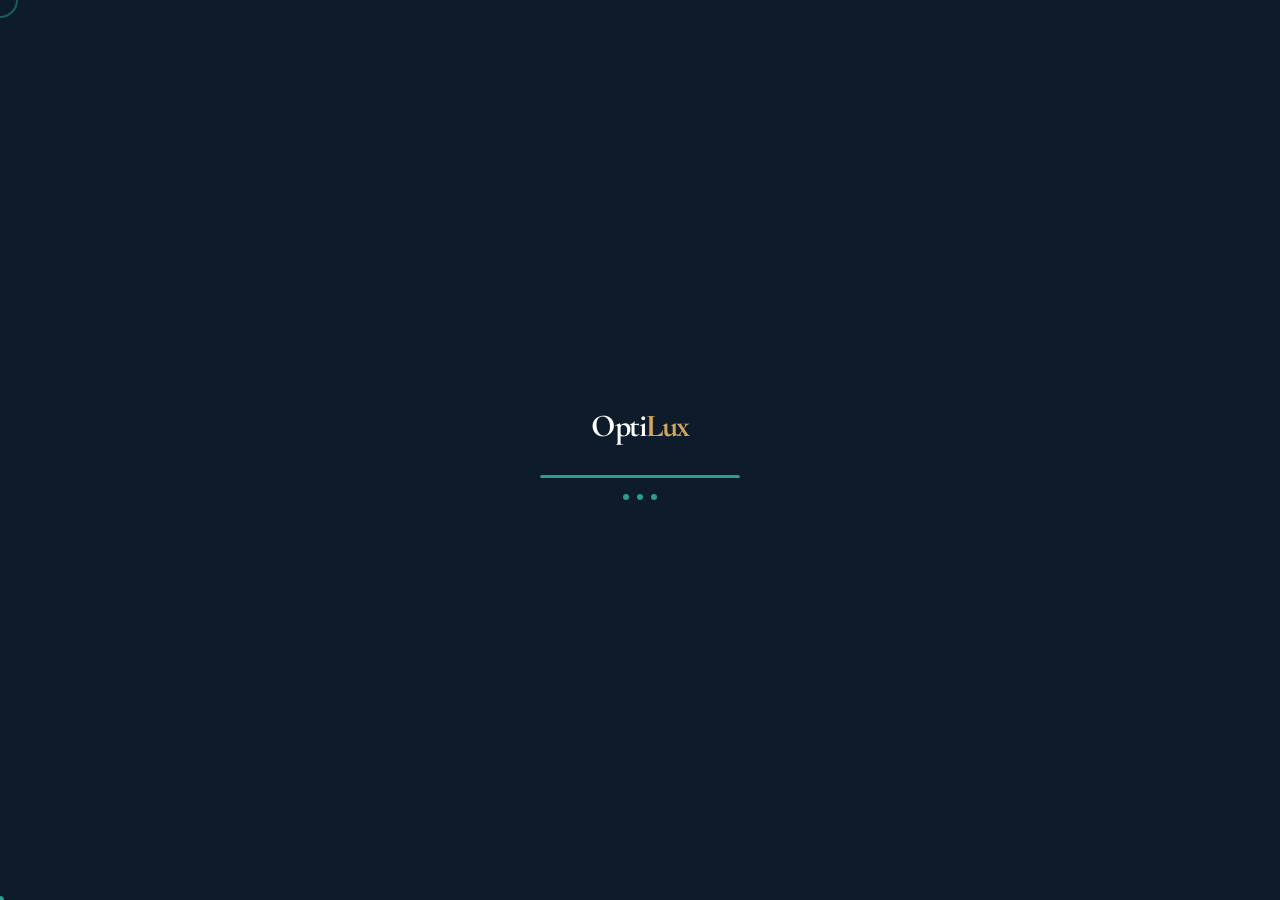
<file: maintenance.html>
<!DOCTYPE html>
<html lang="en" dir="ltr" data-theme="light">
<head>
  <meta charset="UTF-8" />
  <meta name="viewport" content="width=device-width, initial-scale=1.0" />
  <title>Under Maintenance — OptiLux Precision Eyewear</title>
  <meta name="description" content="OptiLux is currently undergoing scheduled maintenance. We'll be back shortly with a refined experience." />
  <meta name="robots" content="noindex, nofollow" />
  <link rel="stylesheet" href="assets/css/style.css" />
  <link rel="stylesheet" href="assets/css/responsive.css" />
  <style>
    /* Premium Utility Styles */
    .auth-page-wrapper {
      min-height: 100vh;
      display: flex;
      flex-direction: column;
      background: radial-gradient(circle at 50% 50%, var(--bg-secondary) 0%, var(--bg-primary) 100%);
      transition: background 0.3s ease;
      padding-top: var(--nav-height);
    }

    .auth-main {
      flex: 1;
      display: flex;
      align-items: center;
      justify-content: center;
      padding: var(--space-8) var(--space-4);
      position: relative;
    }

    .auth-card {
      background: var(--bg-secondary);
      border: 1px solid var(--border-color);
      border-radius: var(--radius-2xl);
      box-shadow: var(--shadow-xl);
      width: 100%;
      max-width: 580px;
      padding: clamp(2rem, 5vw, 4rem);
      text-align: center;
      transition: var(--transition-base);
      position: relative;
      overflow: hidden;
    }

    .auth-card-badge {
      display: inline-block;
      font-size: 0.7rem;
      font-weight: 700;
      text-transform: uppercase;
      letter-spacing: 0.15em;
      color: var(--sapphire);
      background: rgba(42, 157, 143, 0.08);
      padding: var(--space-1) var(--space-3);
      border-radius: var(--radius-full);
      margin-bottom: var(--space-4);
    }

    .auth-card-title {
      font-family: var(--font-display);
      font-size: var(--text-4xl);
      font-weight: 700;
      color: var(--text-primary);
      margin-bottom: var(--space-3);
    }

    .auth-card-subtitle {
      font-size: var(--text-base);
      color: var(--text-secondary);
      margin-bottom: var(--space-8);
      line-height: 1.6;
      max-width: 460px;
      margin-inline: auto;
    }

    /* Animated SVG Illustration */
    .maint-illustration {
      margin-bottom: var(--space-6);
      display: inline-block;
      color: var(--sapphire);
    }

    .spin-slow-anim {
      animation: spin-slow 12s linear infinite;
    }

    @keyframes spin-slow {
      to { transform: rotate(360deg); }
    }

    /* Countdown Timer */
    .maint-countdown {
      display: grid;
      grid-template-columns: repeat(3, 1fr);
      gap: var(--space-4);
      max-width: 380px;
      margin: 0 auto var(--space-8);
    }

    .countdown-card {
      background: var(--bg-primary);
      border: 1px solid var(--border-color);
      border-radius: var(--radius-xl);
      padding: var(--space-4);
      text-align: center;
    }

    .countdown-num {
      font-family: var(--font-display);
      font-size: var(--text-3xl);
      font-weight: 700;
      color: var(--sapphire);
      line-height: 1;
    }

    .countdown-lbl {
      font-size: 0.7rem;
      color: var(--text-secondary);
      font-weight: 600;
      text-transform: uppercase;
      letter-spacing: 0.05em;
      margin-top: var(--space-2);
    }

    /* Notification Section */
    .maint-notification {
      border-top: 1px solid var(--border-color);
      padding-top: var(--space-6);
      margin-bottom: var(--space-6);
    }

    .maint-notification-title {
      font-family: var(--font-display);
      font-size: var(--text-lg);
      font-weight: 600;
      margin-bottom: var(--space-4);
      color: var(--text-primary);
      text-align: left;
    }

    [dir="rtl"] .maint-notification-title {
      text-align: right;
    }

    .maint-notify-form {
      display: flex;
      gap: var(--space-3);
    }

    .input-icon-wrap-premium {
      position: relative;
      display: flex;
      align-items: center;
    }

    .input-icon-premium {
      position: absolute;
      margin-inline-start: var(--space-4);
      color: var(--text-muted);
      pointer-events: none;
      display: flex;
      align-items: center;
    }

    .form-input-premium {
      width: 100%;
      height: 48px;
      padding-inline-start: 2.75rem;
      padding-inline-end: var(--space-4);
      border-radius: var(--radius-lg);
      border: 1px solid var(--border-color);
      background: var(--bg-primary);
      color: var(--text-primary);
      font-size: var(--text-sm);
      transition: var(--transition-base);
    }

    .form-input-premium:focus {
      border-color: var(--sapphire);
      box-shadow: 0 0 0 4px rgba(42, 157, 143, 0.12);
      background: var(--bg-secondary);
    }

    /* Form Error */
    .form-error {
      display: none;
      font-size: var(--text-xs);
      color: var(--rose);
      margin-top: var(--space-1);
      font-weight: 500;
    }

    /* Links Footer */
    .auth-links-footer {
      margin-top: var(--space-4);
      font-size: var(--text-sm);
      color: var(--text-secondary);
    }

    .auth-links-footer a {
      color: var(--sapphire);
      font-weight: 600;
    }

    .auth-links-footer a:hover {
      text-decoration: underline;
    }

    /* Responsive */
    @media (max-width: 480px) {
      .maint-notify-form {
        flex-direction: column;
      }
      .maint-notify-form .btn {
        width: 100%;
        justify-content: center;
      }
    }
  </style>
  <link rel="icon" type="image/png" href="assets/images/favicon.png">
  <link rel="shortcut icon" href="assets/images/favicon.png" type="image/png">
  <link rel="apple-touch-icon" href="assets/images/favicon.png">
</head>
<body>
  <!-- Preloader -->
  <div id="preloader">
    <div class="preloader-inner">
      <div class="preloader-logo">Opti<span>Lux</span></div>
      <div class="preloader-bar"><div class="preloader-bar-fill"></div></div>
      <div class="preloader-dots"><div class="preloader-dot"></div><div class="preloader-dot"></div><div class="preloader-dot"></div></div>
    </div>
  </div>

  <!-- Page Progress -->
  <div id="page-progress"></div>

  <div class="auth-page-wrapper">
    <!-- ═══ MINIMAL NAVBAR ═══ -->
    <nav class="navbar" role="navigation" aria-label="Authentication navigation">
      <div class="container nav-inner">
        <a href="index.html" class="nav-logo" aria-label="OptiLux Home">
          <div class="nav-logo-icon">
            <svg width="26" height="26" viewBox="0 0 24 24" fill="none" stroke="currentColor" stroke-width="2"><circle cx="6" cy="12" r="4"/><circle cx="18" cy="12" r="4"/><path d="M10 12h4"/><path d="M2 12h0.5"/><path d="M21.5 12h0.5"/></svg>
          </div>
          <div>
            <span class="nav-logo-text">Opti<span>Lux</span></span>
            <span class="nav-logo-sub">Precision Eyewear</span>
          </div>
        </a>

        <div class="nav-actions">
          <button class="nav-icon-btn" data-theme-toggle title="Toggle Dark Mode" aria-label="Toggle theme">
            <span class="icon-moon"><svg width="18" height="18" viewBox="0 0 24 24" fill="none" stroke="currentColor" stroke-width="2" stroke-linecap="round" stroke-linejoin="round"><path d="M12 3a6 6 0 0 0 9 9 9 9 0 1 1-9-9Z"/></svg></span>
            <span class="icon-sun" style="display:none"><svg width="18" height="18" viewBox="0 0 24 24" fill="none" stroke="currentColor" stroke-width="2" stroke-linecap="round" stroke-linejoin="round"><circle cx="12" cy="12" r="4"/><path d="M12 2v2"/><path d="M12 20v2"/><path d="m4.93 4.93 1.41 1.41"/><path d="m17.66 17.66 1.41 1.41"/><path d="M2 12h2"/><path d="M20 12h2"/><path d="m6.34 17.66-1.41 1.41"/><path d="m19.07 4.93-1.41 1.41"/></svg></span>
          </button>
          <button class="nav-icon-btn" data-rtl-toggle title="Toggle RTL" aria-label="Toggle RTL">RTL</button>
        </div>
      </div>
    </nav>

    <!-- ═══ MAIN CARD SECTION ═══ -->
    <main class="auth-main" role="main">
      <div class="auth-card">
        <!-- Animated premium optical gear/lens SVG -->
        <div class="maint-illustration">
          <svg width="80" height="80" viewBox="0 0 24 24" fill="none" stroke="currentColor" stroke-width="1.5" class="spin-slow-anim">
            <circle cx="12" cy="12" r="3"/>
            <path d="M19.4 15a1.65 1.65 0 0 0 .33 1.82l.06.06a2 2 0 0 1-2.83 2.83l-.06-.06a1.65 1.65 0 0 0-1.82-.33 1.65 1.65 0 0 0-1 1.51V21a2 2 0 0 1-4 0v-.09A1.65 1.65 0 0 0 9 19.4a1.65 1.65 0 0 0-1.82.33l-.06.06a2 2 0 0 1-2.83-2.83l.06-.06A1.65 1.65 0 0 0 4.68 15a1.65 1.65 0 0 0-1.51-1H3a2 2 0 0 1 0-4h.09A1.65 1.65 0 0 0 4.6 9a1.65 1.65 0 0 0-.33-1.82l-.06-.06a2 2 0 0 1 2.83-2.83l.06.06A1.65 1.65 0 0 0 9 4.68a1.65 1.65 0 0 0 1-1.51V3a2 2 0 0 1 4 0v.09a1.65 1.65 0 0 0 1 1.51 1.65 1.65 0 0 0 1.82-.33l.06-.06a2 2 0 0 1 2.83 2.83l-.06.06A1.65 1.65 0 0 0 19.4 9a1.65 1.65 0 0 0 1.51 1H21a2 2 0 0 1 0 4h-.09a1.65 1.65 0 0 0-1.51 1z"/>
          </svg>
        </div>

        <span class="auth-card-badge">Scheduled Maintenance</span>
        <h2 class="auth-card-title">We'll Be Back Soon</h2>
        <p class="auth-card-subtitle">We're currently performing scheduled maintenance to improve your experience. Thank you for your patience.</p>

        <!-- Countdown Timer -->
        <div class="maint-countdown">
          <div class="countdown-card">
            <div id="cnt-hours" class="countdown-num">02</div>
            <div class="countdown-lbl">Hours</div>
          </div>
          <div class="countdown-card">
            <div id="cnt-mins" class="countdown-num">30</div>
            <div class="countdown-lbl">Minutes</div>
          </div>
          <div class="countdown-card">
            <div id="cnt-secs" class="countdown-num">00</div>
            <div class="countdown-lbl">Seconds</div>
          </div>
        </div>

        <!-- Notification section -->
        <div class="maint-notification">
          <h3 class="maint-notification-title">Notify Me</h3>
          <form data-form="notify" class="maint-notify-form" novalidate>
            <div class="input-icon-wrap-premium" style="flex: 1;">
              <span class="input-icon-premium">
                <svg width="16" height="16" viewBox="0 0 24 24" fill="none" stroke="currentColor" stroke-width="2"><path d="M4 4h16c1.1 0 2 .9 2 2v12c0 1.1-.9 2-2 2H4c-1.1 0-2-.9-2-2V6c0-1.1.9-2 2-2z"/><polyline points="22,6 12,13 2,6"/></svg>
              </span>
              <input type="email" id="notify-email" class="form-input-premium" placeholder="your@email.com" autocomplete="email" />
            </div>
            <button type="submit" class="btn btn-primary">
              <span>Notify Me</span>
            </button>
          </form>
          <div class="form-error" id="notify-error" style="text-align: left; margin-top: var(--space-2);"></div>
        </div>

        <!-- Bottom Action button -->
        <div class="auth-links-footer">
          <a href="index.html">← Back to Home</a>
        </div>
      </div>
    </main>
  </div>

  <script src="assets/js/main.js"></script>
  <script>
    document.addEventListener('DOMContentLoaded', () => {
      // Countdown logic
      let totalSeconds = 2 * 3600 + 30 * 60; // 2 hours, 30 minutes

      const hoursEl = document.getElementById('cnt-hours');
      const minsEl = document.getElementById('cnt-mins');
      const secsEl = document.getElementById('cnt-secs');

      const updateTimer = () => {
        if (totalSeconds <= 0) {
          if (hoursEl) hoursEl.textContent = '00';
          if (minsEl) minsEl.textContent = '00';
          if (secsEl) secsEl.textContent = '00';
          return;
        }

        const h = Math.floor(totalSeconds / 3600);
        const m = Math.floor((totalSeconds % 3600) / 60);
        const s = totalSeconds % 60;

        if (hoursEl) hoursEl.textContent = String(h).padStart(2, '0');
        if (minsEl) minsEl.textContent = String(m).padStart(2, '0');
        if (secsEl) secsEl.textContent = String(s).padStart(2, '0');

        totalSeconds--;
      };

      updateTimer();
      const timerInterval = setInterval(updateTimer, 1000);

      // Notification submission logic
      const notifyForm = document.querySelector('form[data-form="notify"]');
      if (notifyForm) {
        const notifyEmail = document.getElementById('notify-email');
        const notifyError = document.getElementById('notify-error');
        const notifyBtn = notifyForm.querySelector('button[type="submit"]');

        notifyForm.addEventListener('submit', (e) => {
          e.preventDefault();
          e.stopImmediatePropagation();

          const emailVal = notifyEmail.value.trim();
          if (!emailVal) {
            notifyEmail.classList.add('error');
            if (notifyError) {
              notifyError.textContent = 'Email Address is required';
              notifyError.style.display = 'block';
            }
            return;
          }

          const emailPattern = /^[^\s@]+@[^\s@]+\.[^\s@]+$/;
          if (!emailPattern.test(emailVal)) {
            notifyEmail.classList.add('error');
            if (notifyError) {
              notifyError.textContent = 'Please enter a valid email address';
              notifyError.style.display = 'block';
            }
            return;
          }

          // Valid
          notifyEmail.classList.remove('error');
          if (notifyError) notifyError.style.display = 'none';

          // Loading state
          notifyBtn.disabled = true;
          notifyBtn.classList.add('loading');
          const btnText = notifyBtn.querySelector('span');
          const originalText = btnText.textContent;
          btnText.textContent = 'Please wait...';

          setTimeout(() => {
            notifyBtn.disabled = false;
            notifyBtn.classList.remove('loading');
            btnText.textContent = originalText;
            if (window.OptiLuxToast) {
              window.OptiLuxToast.show('Notification registered successfully!', 'success');
            }
            notifyForm.reset();
          }, 1200);
        });
      }
    });
  </script>
</body>
</html>
</file>
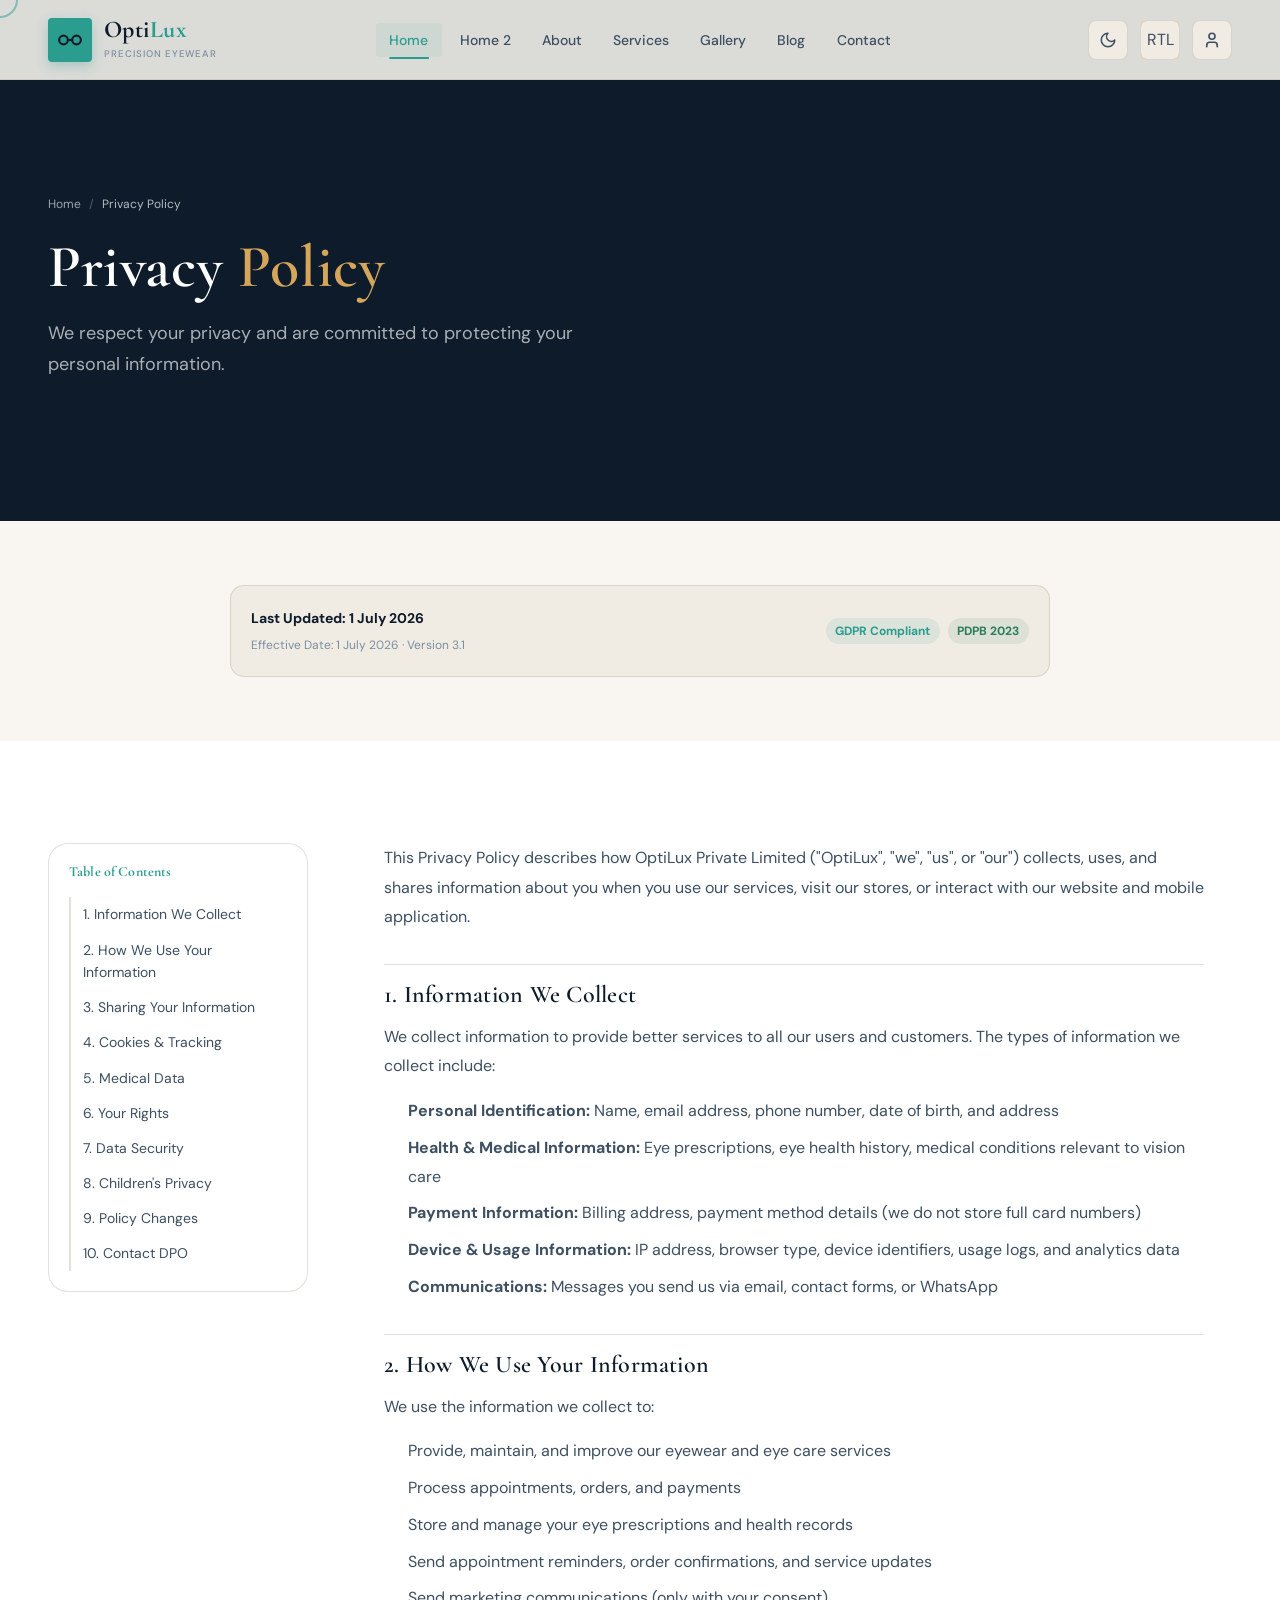
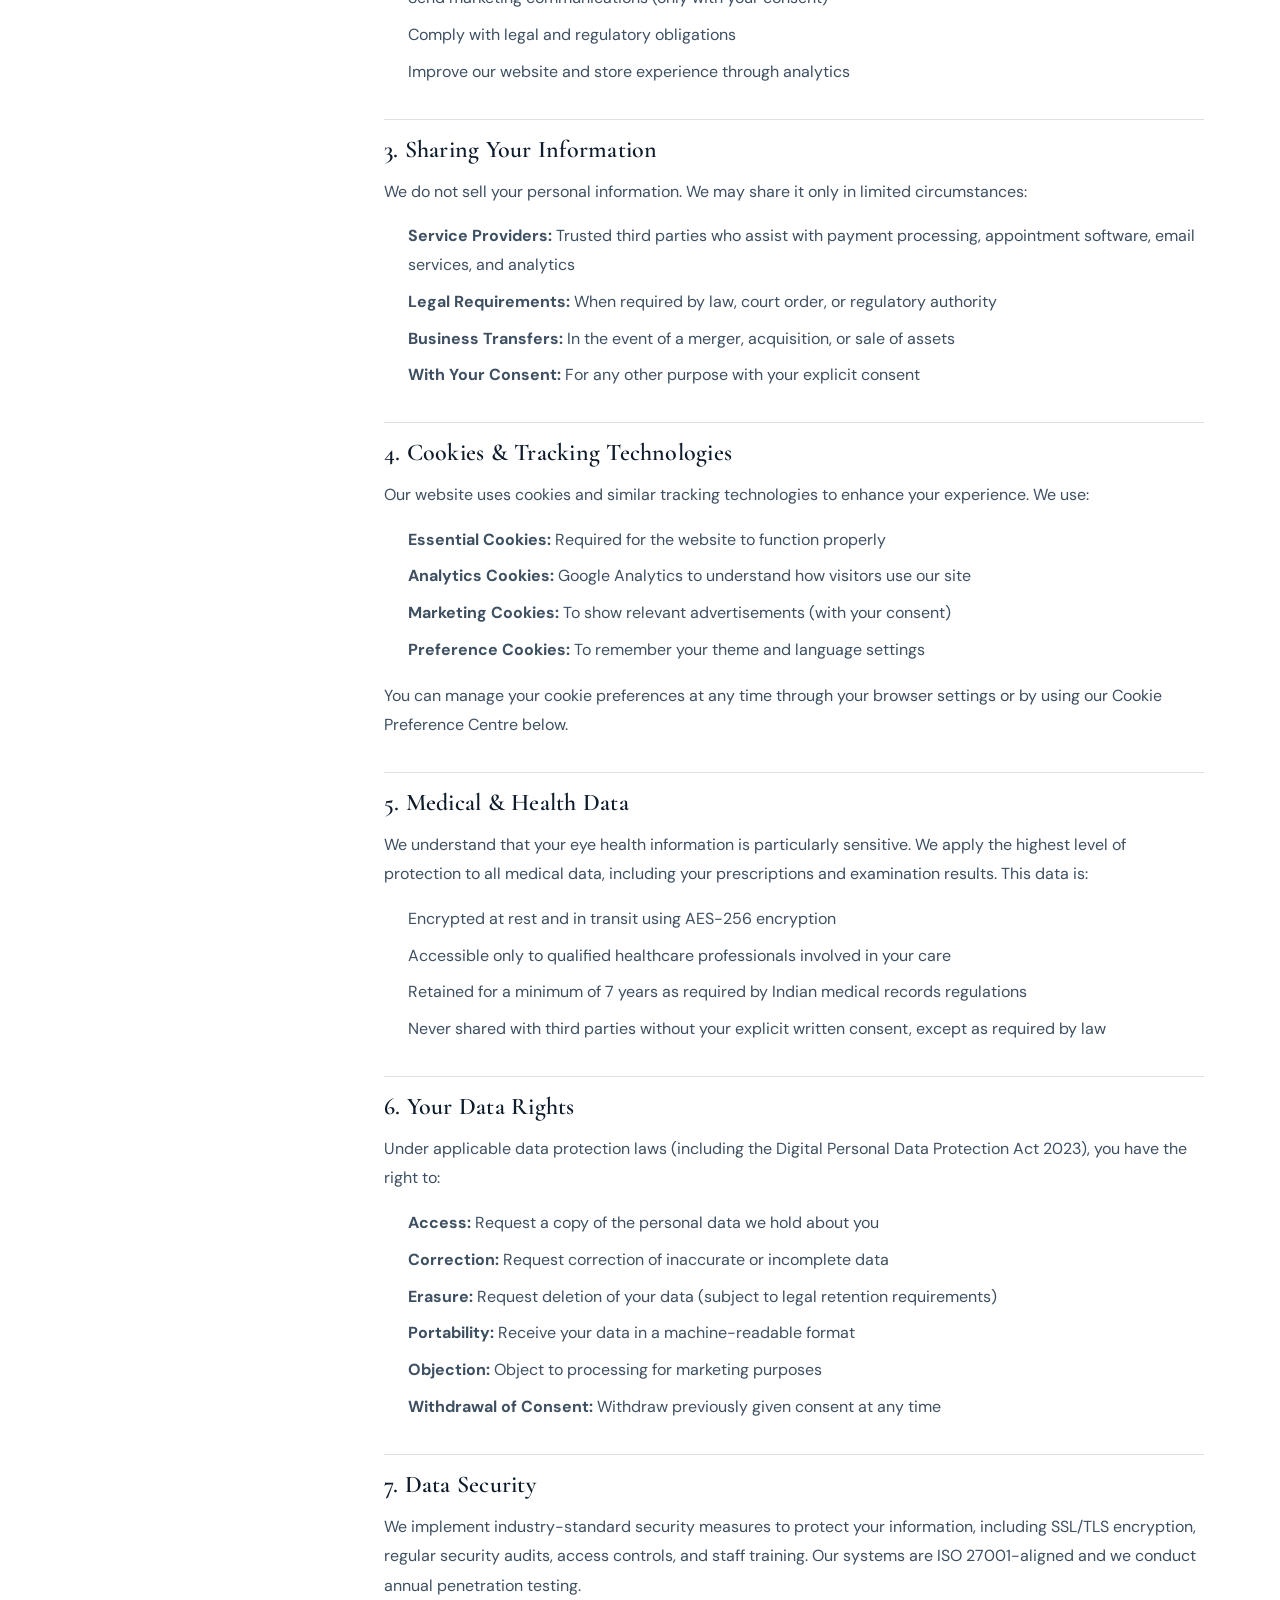
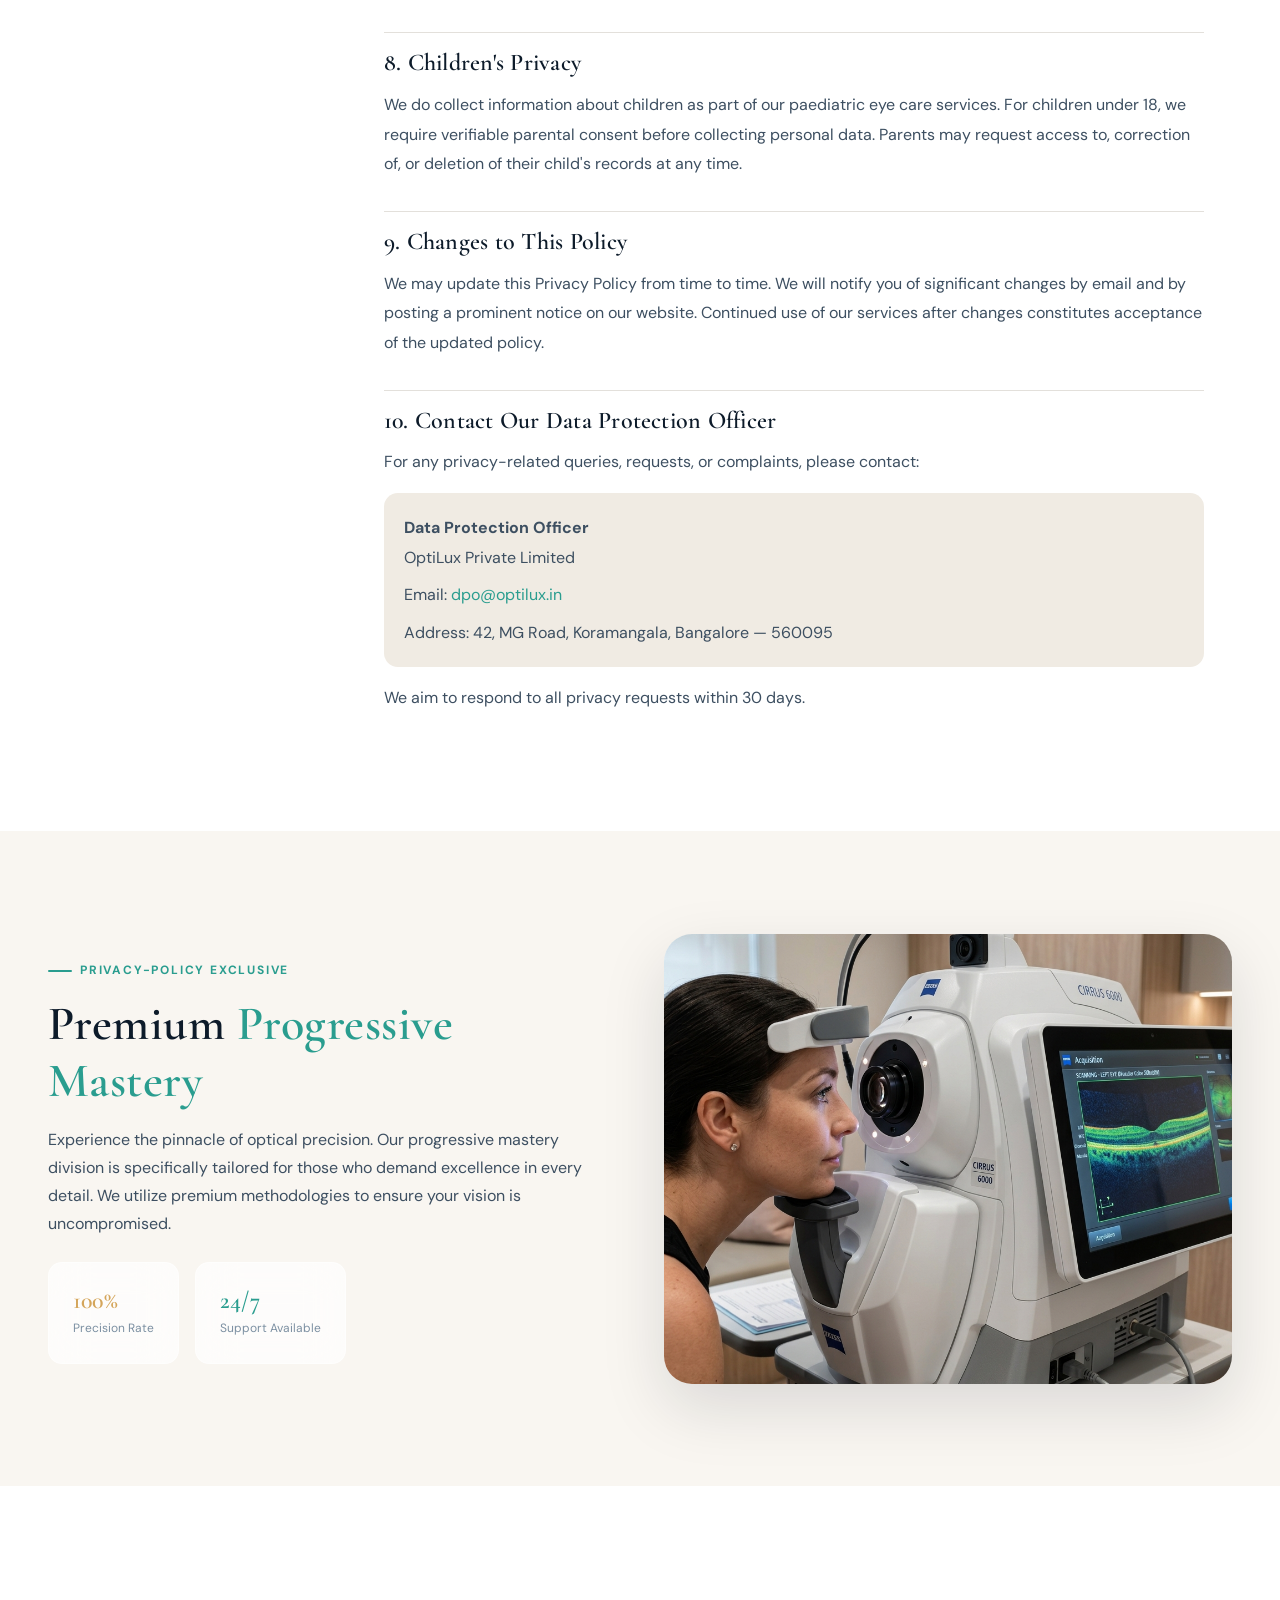
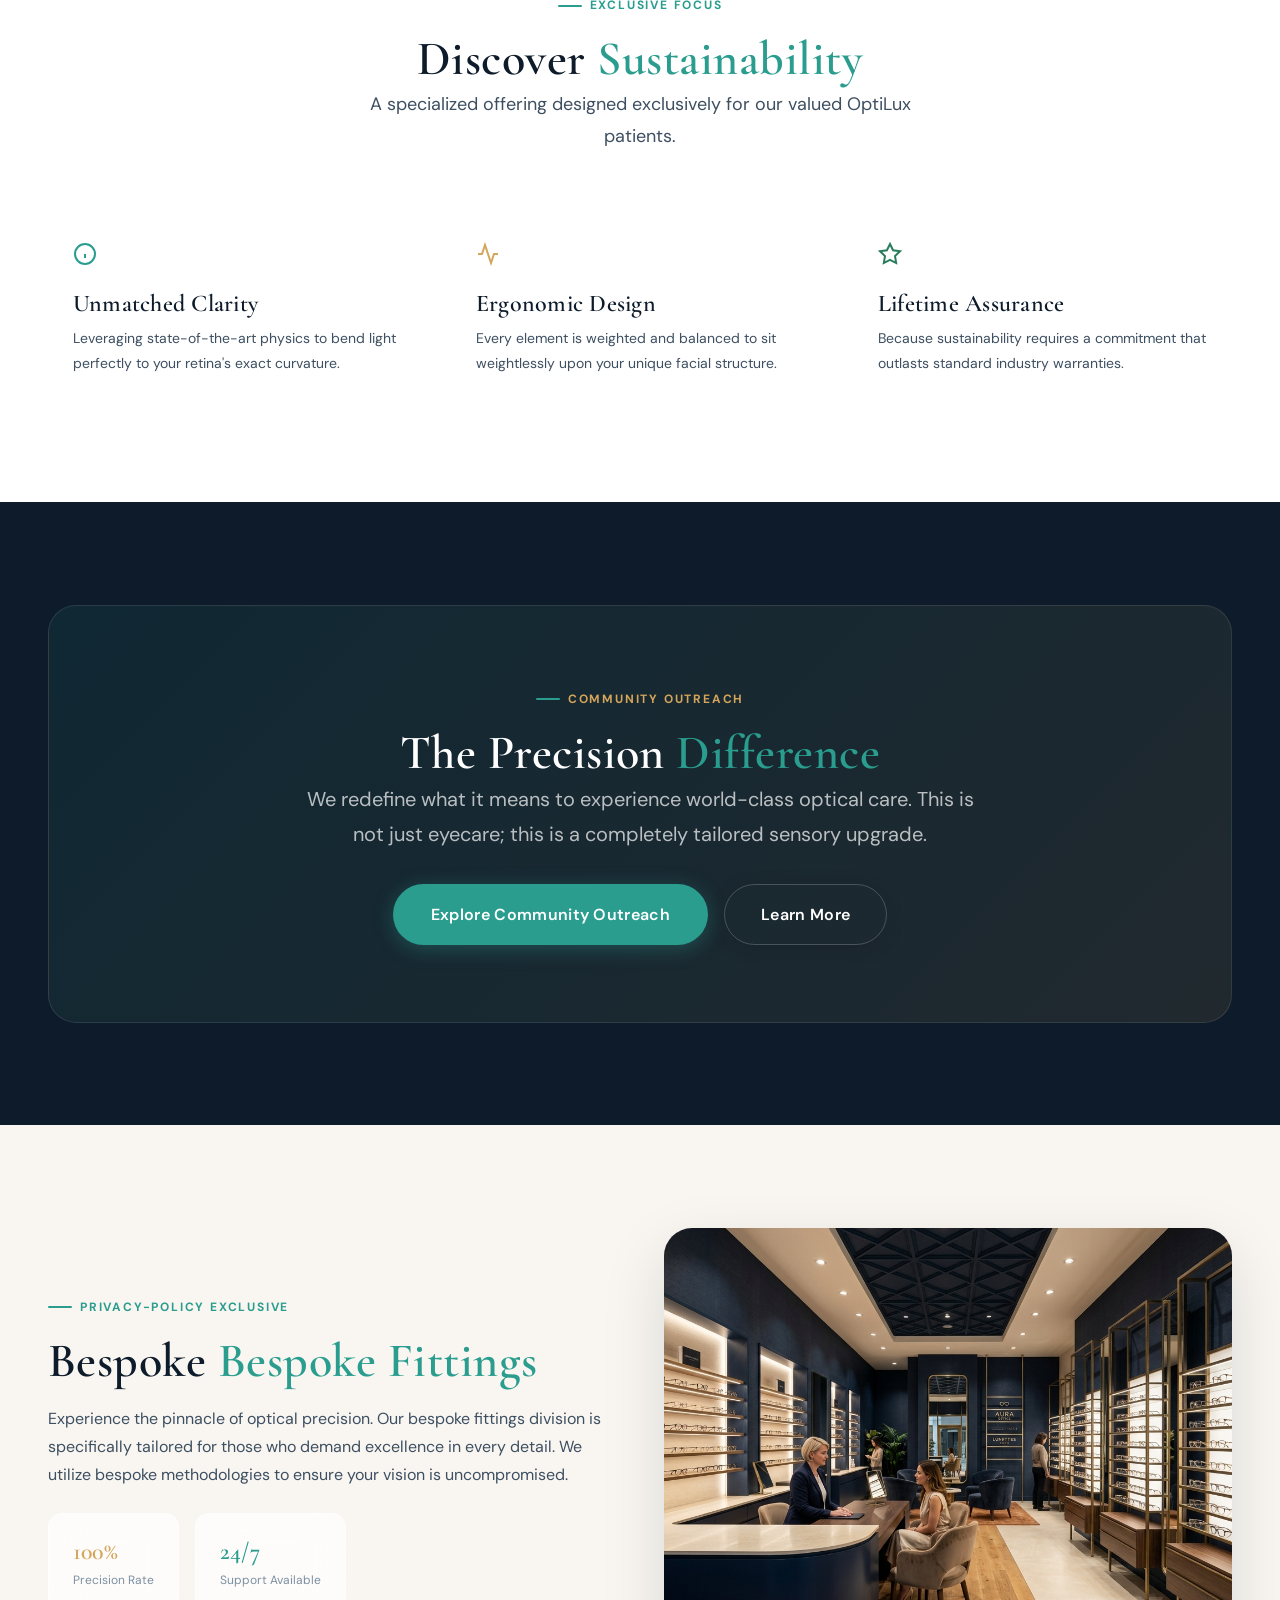
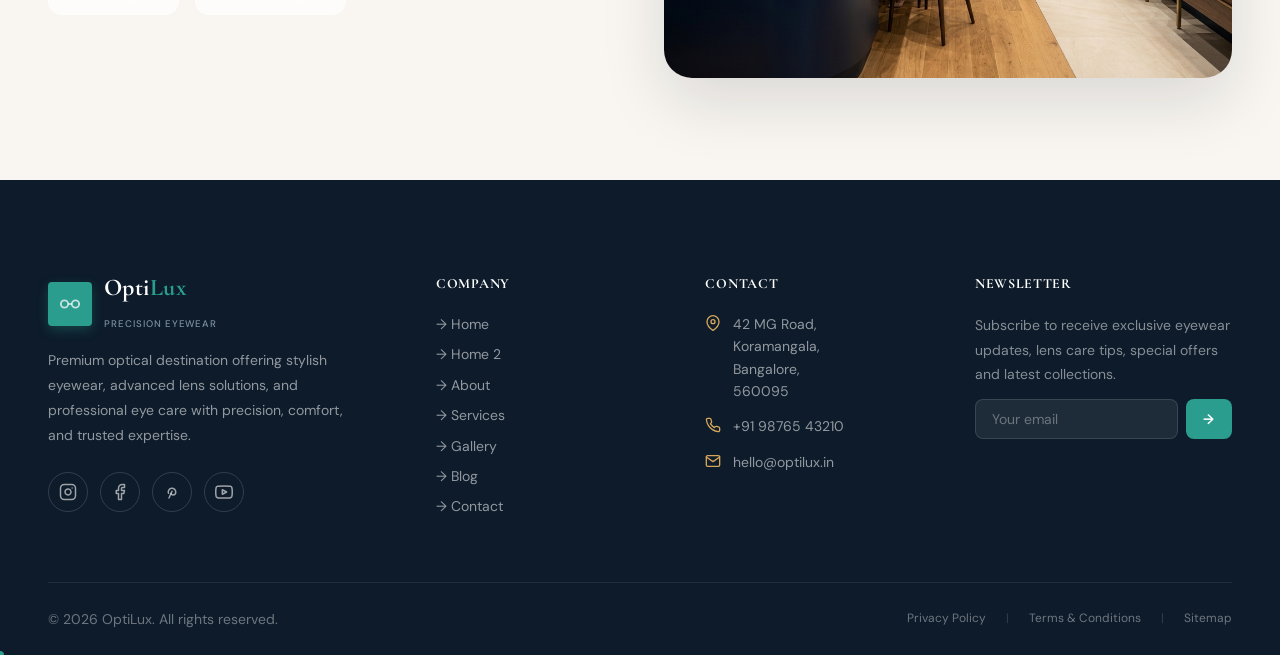
<file: privacy-policy.html>
<!DOCTYPE html>
<html lang="en" dir="ltr" data-theme="light">
<head>
  <meta charset="UTF-8" />
  <meta name="viewport" content="width=device-width, initial-scale=1.0" />
  <title>Privacy Policy — OptiLux Premium Eyewear</title>
  <meta name="description" content="OptiLux Privacy Policy — how we collect, use, protect, and manage your personal information." />
  <link rel="stylesheet" href="assets/css/style.css" />
  <link rel="stylesheet" href="assets/css/responsive.css" />
  <style>
    .policy-content { max-width: 820px; margin-inline: auto; }
    .policy-content h2 { font-size: var(--text-xl); margin: var(--space-8) 0 var(--space-3); color: var(--text-primary); padding-top: var(--space-4); border-top: 1px solid var(--border-color); }
    .policy-content h2:first-child { border-top: none; }
    .policy-content p { margin-bottom: var(--space-4); line-height: 1.85; }
    .policy-content ul { padding-left: var(--space-6); margin-bottom: var(--space-4); }
    .policy-content li { margin-bottom: var(--space-2); line-height: 1.8; color: var(--text-secondary); }
    .toc-link { display: block; padding: 0.4rem 0; font-size: var(--text-sm); color: var(--text-secondary); border-left: 2px solid var(--border-color); padding-left: var(--space-3); transition: var(--transition-fast); }
    .toc-link:hover { color: var(--sapphire); border-color: var(--sapphire); }
  </style>
  <link rel="icon" type="image/png" href="assets/images/favicon.png">
  <link rel="shortcut icon" href="assets/images/favicon.png" type="image/png">
  <link rel="apple-touch-icon" href="assets/images/favicon.png">
</head>
<body>
<div id="preloader"><div class="preloader-inner"><div class="preloader-logo">Opti<span>Lux</span></div><div class="preloader-bar"><div class="preloader-bar-fill"></div></div><div class="preloader-dots"><div class="preloader-dot"></div><div class="preloader-dot"></div><div class="preloader-dot"></div></div></div></div>
<div id="page-progress"></div>

  <!-- ═══ NAVBAR ═══ -->
  <nav class="navbar" role="navigation" aria-label="Main navigation">
    <div class="container nav-inner">
      <a href="index.html" class="nav-logo" aria-label="OptiLux Home">
        <div class="nav-logo-icon">
          <svg width="26" height="26" viewBox="0 0 24 24" fill="none" stroke="currentColor" stroke-width="2"><circle cx="6" cy="12" r="4"/><circle cx="18" cy="12" r="4"/><path d="M10 12h4"/><path d="M2 12h0.5"/><path d="M21.5 12h0.5"/></svg>
        </div>
        <div>
          <span class="nav-logo-text">Opti<span>Lux</span></span>
          <span class="nav-logo-sub">Precision Eyewear</span>
        </div>
      </a>

      <ul class="nav-links" role="list">
        <li><a href="index.html" class="nav-link">Home</a></li>
        <li><a href="home2.html" class="nav-link">Home 2</a></li>
        <li><a href="about.html" class="nav-link">About</a></li>
        <li><a href="services.html" class="nav-link">Services</a></li>
        <li><a href="gallery.html" class="nav-link">Gallery</a></li>
        <li><a href="blog.html" class="nav-link">Blog</a></li>
        <li><a href="contact.html" class="nav-link">Contact</a></li>
      </ul>

      <div class="nav-actions">
        <button class="nav-icon-btn" data-theme-toggle title="Toggle Dark Mode" aria-label="Toggle theme">
          <span class="icon-moon"><svg width="18" height="18" viewBox="0 0 24 24" fill="none" stroke="currentColor" stroke-width="2" stroke-linecap="round" stroke-linejoin="round"><path d="M12 3a6 6 0 0 0 9 9 9 9 0 1 1-9-9Z"/></svg></span>
          <span class="icon-sun" style="display:none"><svg width="18" height="18" viewBox="0 0 24 24" fill="none" stroke="currentColor" stroke-width="2" stroke-linecap="round" stroke-linejoin="round"><circle cx="12" cy="12" r="4"/><path d="M12 2v2"/><path d="M12 20v2"/><path d="m4.93 4.93 1.41 1.41"/><path d="m17.66 17.66 1.41 1.41"/><path d="M2 12h2"/><path d="M20 12h2"/><path d="m6.34 17.66-1.41 1.41"/><path d="m19.07 4.93-1.41 1.41"/></svg></span>
        </button>
        <button class="nav-icon-btn" data-rtl-toggle title="Toggle RTL" aria-label="Toggle RTL">RTL</button>
        <div class="profile-dropdown-container">
          <button class="nav-icon-btn" id="profile-btn" aria-label="Profile" aria-haspopup="true" aria-expanded="false">
            <svg width="18" height="18" viewBox="0 0 24 24" fill="none" stroke="currentColor" stroke-width="2.2" stroke-linecap="round" stroke-linejoin="round">
              <path d="M19 21v-2a4 4 0 0 0-4-4H9a4 4 0 0 0-4 4v2" />
              <circle cx="12" cy="7" r="4" />
            </svg>
          </button>
          <div class="profile-dropdown" id="profile-dropdown" aria-hidden="true">
            <a href="login.html">Login</a>
            <a href="signup.html">Signup</a>
          </div>
        </div>
        
        <button class="hamburger" id="hamburger" aria-label="Open menu" aria-expanded="false">
          <span></span><span></span><span></span>
        </button>
      </div>
    </div>
  </nav>

  <!-- Mobile Menu -->
  <div class="mobile-menu" id="mobile-menu" aria-hidden="true">
    <a href="index.html" class="mobile-nav-link">Home</a>
    <a href="home2.html" class="mobile-nav-link">Home 2</a>
    <a href="about.html" class="mobile-nav-link">About</a>
    <a href="services.html" class="mobile-nav-link">Services</a>
    <a href="gallery.html" class="mobile-nav-link">Gallery</a>
    <a href="blog.html" class="mobile-nav-link">Blog</a>
    <a href="contact.html" class="mobile-nav-link">Contact</a>
    <a href="login.html" class="mobile-nav-link">Login</a>
    <a href="signup.html" class="mobile-nav-link">Signup</a>
  </div>

<!-- ═══ SECTION 1: HERO ═══ -->
<section class="page-hero" style="min-height:38vh">
  <div class="page-hero-bg"></div>
  <div class="container page-hero-content">
    <nav class="breadcrumb"><a href="index.html">Home</a><span>/</span><span style="color:rgba(255,255,255,0.7)">Privacy Policy</span></nav>
    <h1 class="page-hero-title">Privacy <span style="color:var(--cyan)">Policy</span></h1>
    <p class="page-hero-desc">We respect your privacy and are committed to protecting your personal information.</p>
  </div>
</section>

<!-- ═══ SECTION 2: LAST UPDATED + TOC ═══ -->
<section class="section-sm bg-primary">
  <div class="container">
    <div style="background:var(--bg-tertiary);border:1px solid var(--border-color);border-radius:var(--radius-lg);padding:var(--space-5);max-width:820px;margin-inline:auto;display:flex;align-items:center;justify-content:space-between;flex-wrap:wrap;gap:var(--space-3)" class="reveal">
      <div>
        <p style="font-size:var(--text-sm);font-weight:700;color:var(--text-primary);margin-bottom:4px">Last Updated: 1 July 2026</p>
        <p style="font-size:var(--text-xs);color:var(--text-muted)">Effective Date: 1 July 2026 · Version 3.1</p>
      </div>
      <div style="display:flex;gap:var(--space-2)">
        <span class="badge badge-blue">GDPR Compliant</span>
        <span class="badge badge-green">PDPB 2023</span>
      </div>
    </div>
  </div>
</section>

<!-- ═══ SECTION 3: POLICY CONTENT ═══ -->
<section class="section bg-secondary">
  <div class="container">
    <div style="display:grid;grid-template-columns:260px 1fr;gap:var(--space-12);align-items:flex-start">

      <!-- Sidebar TOC -->
      <aside style="position:sticky;top:calc(var(--nav-height) + 2rem)" class="reveal-left">
        <div class="card" style="padding:var(--space-5)">
          <h4 style="font-size:var(--text-sm);font-weight:700;margin-bottom:var(--space-4);color:var(--sapphire)">Table of Contents</h4>
          <nav>
            <a href="#pp-collect" class="toc-link">1. Information We Collect</a>
            <a href="#pp-use" class="toc-link">2. How We Use Your Information</a>
            <a href="#pp-share" class="toc-link">3. Sharing Your Information</a>
            <a href="#pp-cookies" class="toc-link">4. Cookies &amp; Tracking</a>
            <a href="#pp-medical" class="toc-link">5. Medical Data</a>
            <a href="#pp-rights" class="toc-link">6. Your Rights</a>
            <a href="#pp-security" class="toc-link">7. Data Security</a>
            <a href="#pp-children" class="toc-link">8. Children's Privacy</a>
            <a href="#pp-changes" class="toc-link">9. Policy Changes</a>
            <a href="#pp-contact" class="toc-link">10. Contact DPO</a>
          </nav>
        </div>
      </aside>

      <!-- Main Policy Content -->
      <div class="policy-content reveal-right">
        <p>This Privacy Policy describes how OptiLux Private Limited ("OptiLux", "we", "us", or "our") collects, uses, and shares information about you when you use our services, visit our stores, or interact with our website and mobile application.</p>

        <h2 id="pp-collect">1. Information We Collect</h2>
        <p>We collect information to provide better services to all our users and customers. The types of information we collect include:</p>
        <ul>
          <li><strong>Personal Identification:</strong> Name, email address, phone number, date of birth, and address</li>
          <li><strong>Health &amp; Medical Information:</strong> Eye prescriptions, eye health history, medical conditions relevant to vision care</li>
          <li><strong>Payment Information:</strong> Billing address, payment method details (we do not store full card numbers)</li>
          <li><strong>Device &amp; Usage Information:</strong> IP address, browser type, device identifiers, usage logs, and analytics data</li>
          <li><strong>Communications:</strong> Messages you send us via email, contact forms, or WhatsApp</li>
        </ul>

        <h2 id="pp-use">2. How We Use Your Information</h2>
        <p>We use the information we collect to:</p>
        <ul>
          <li>Provide, maintain, and improve our eyewear and eye care services</li>
          <li>Process appointments, orders, and payments</li>
          <li>Store and manage your eye prescriptions and health records</li>
          <li>Send appointment reminders, order confirmations, and service updates</li>
          <li>Send marketing communications (only with your consent)</li>
          <li>Comply with legal and regulatory obligations</li>
          <li>Improve our website and store experience through analytics</li>
        </ul>

        <h2 id="pp-share">3. Sharing Your Information</h2>
        <p>We do not sell your personal information. We may share it only in limited circumstances:</p>
        <ul>
          <li><strong>Service Providers:</strong> Trusted third parties who assist with payment processing, appointment software, email services, and analytics</li>
          <li><strong>Legal Requirements:</strong> When required by law, court order, or regulatory authority</li>
          <li><strong>Business Transfers:</strong> In the event of a merger, acquisition, or sale of assets</li>
          <li><strong>With Your Consent:</strong> For any other purpose with your explicit consent</li>
        </ul>

        <h2 id="pp-cookies">4. Cookies &amp; Tracking Technologies</h2>
        <p>Our website uses cookies and similar tracking technologies to enhance your experience. We use:</p>
        <ul>
          <li><strong>Essential Cookies:</strong> Required for the website to function properly</li>
          <li><strong>Analytics Cookies:</strong> Google Analytics to understand how visitors use our site</li>
          <li><strong>Marketing Cookies:</strong> To show relevant advertisements (with your consent)</li>
          <li><strong>Preference Cookies:</strong> To remember your theme and language settings</li>
        </ul>
        <p>You can manage your cookie preferences at any time through your browser settings or by using our Cookie Preference Centre below.</p>

        <h2 id="pp-medical">5. Medical &amp; Health Data</h2>
        <p>We understand that your eye health information is particularly sensitive. We apply the highest level of protection to all medical data, including your prescriptions and examination results. This data is:</p>
        <ul>
          <li>Encrypted at rest and in transit using AES-256 encryption</li>
          <li>Accessible only to qualified healthcare professionals involved in your care</li>
          <li>Retained for a minimum of 7 years as required by Indian medical records regulations</li>
          <li>Never shared with third parties without your explicit written consent, except as required by law</li>
        </ul>

        <h2 id="pp-rights">6. Your Data Rights</h2>
        <p>Under applicable data protection laws (including the Digital Personal Data Protection Act 2023), you have the right to:</p>
        <ul>
          <li><strong>Access:</strong> Request a copy of the personal data we hold about you</li>
          <li><strong>Correction:</strong> Request correction of inaccurate or incomplete data</li>
          <li><strong>Erasure:</strong> Request deletion of your data (subject to legal retention requirements)</li>
          <li><strong>Portability:</strong> Receive your data in a machine-readable format</li>
          <li><strong>Objection:</strong> Object to processing for marketing purposes</li>
          <li><strong>Withdrawal of Consent:</strong> Withdraw previously given consent at any time</li>
        </ul>

        <h2 id="pp-security">7. Data Security</h2>
        <p>We implement industry-standard security measures to protect your information, including SSL/TLS encryption, regular security audits, access controls, and staff training. Our systems are ISO 27001-aligned and we conduct annual penetration testing.</p>

        <h2 id="pp-children">8. Children's Privacy</h2>
        <p>We do collect information about children as part of our paediatric eye care services. For children under 18, we require verifiable parental consent before collecting personal data. Parents may request access to, correction of, or deletion of their child's records at any time.</p>

        <h2 id="pp-changes">9. Changes to This Policy</h2>
        <p>We may update this Privacy Policy from time to time. We will notify you of significant changes by email and by posting a prominent notice on our website. Continued use of our services after changes constitutes acceptance of the updated policy.</p>

        <h2 id="pp-contact">10. Contact Our Data Protection Officer</h2>
        <p>For any privacy-related queries, requests, or complaints, please contact:</p>
        <div style="background:var(--bg-tertiary);border-radius:var(--radius-lg);padding:var(--space-5);margin-top:var(--space-3)">
          <p style="margin-bottom:var(--space-2)"><strong>Data Protection Officer</strong><br />OptiLux Private Limited</p>
          <p style="margin-bottom:var(--space-2)">Email: <a href="mailto:dpo@optilux.in" style="color:var(--sapphire)">dpo@optilux.in</a></p>
          <p style="margin-bottom:0">Address: 42, MG Road, Koramangala, Bangalore — 560095</p>
        </div>
        <p style="margin-top:var(--space-4)">We aim to respond to all privacy requests within 30 days.</p>
      </div>

    </div>
  </div>
</section>



  <!-- ═══ INJECTED UNIQUE SECTION 41 ═══ -->
  <section class="section bg-primary" aria-label="Premium Progressive Mastery">
    <div class="container">
      <div class="grid" style="grid-template-columns:1fr 1fr;gap:var(--space-12);align-items:center">
        <div class="reveal-left">
          <span class="section-label">Privacy-Policy Exclusive</span>
          <h2 class="section-title" style="text-align:left;margin-bottom:var(--space-4)">Premium <span>Progressive Mastery</span></h2>
          <p style="color:var(--text-secondary);margin-bottom:var(--space-6)">Experience the pinnacle of optical precision. Our progressive mastery division is specifically tailored for those who demand excellence in every detail. We utilize premium methodologies to ensure your vision is uncompromised.</p>
          <div style="display:flex;gap:var(--space-4)">
             <div class="glass-container float-anim" style="padding:var(--space-4);border-radius:var(--radius-lg)">
                <h4 style="color:var(--cyan);margin-bottom:4px">100%</h4>
                <div style="font-size:var(--text-xs);color:var(--text-muted)">Precision Rate</div>
             </div>
             <div class="glass-container float-anim" style="padding:var(--space-4);border-radius:var(--radius-lg);animation-delay:1s">
                <h4 style="color:var(--sapphire);margin-bottom:4px">24/7</h4>
                <div style="font-size:var(--text-xs);color:var(--text-muted)">Support Available</div>
             </div>
          </div>
        </div>
        <div class="reveal-blur" style="border-radius:var(--radius-2xl);overflow:hidden;position:relative;height:450px;box-shadow:var(--shadow-xl)">
          <img src="assets/images/service_diag.png" alt="Progressive Mastery" style="width:100%;height:100%;object-fit:cover" />
        </div>
      </div>
    </div>
  </section>

  <!-- ═══ INJECTED UNIQUE SECTION 42 ═══ -->
  <section class="section bg-secondary" aria-label="Sustainability Highlights">
    <div class="container">
      <div class="section-header text-center">
        <span class="section-label">Exclusive Focus</span>
        <h2 class="section-title reveal-blur">Discover <span>Sustainability</span></h2>
        <p class="section-subtitle reveal stagger-2">A specialized offering designed exclusively for our valued OptiLux patients.</p>
      </div>
      <div class="grid grid-3 gap-6">
        <div class="card-glass card-3d reveal-blur stagger-1">
          <div style="color:var(--sapphire);margin-bottom:var(--space-4)"><svg width="24" height="24" viewBox="0 0 24 24" fill="none" stroke="currentColor" stroke-width="2"><circle cx="12" cy="12" r="10"/><path d="M12 16v-4"/><path d="M12 8h.01"/></svg></div>
          <h4 style="margin-bottom:var(--space-2)">Unmatched Clarity</h4>
          <p style="font-size:var(--text-sm);color:var(--text-secondary)">Leveraging state-of-the-art physics to bend light perfectly to your retina's exact curvature.</p>
        </div>
        <div class="card-glass card-3d reveal-blur stagger-2">
          <div style="color:var(--cyan);margin-bottom:var(--space-4)"><svg width="24" height="24" viewBox="0 0 24 24" fill="none" stroke="currentColor" stroke-width="2"><path d="M22 12h-4l-3 9L9 3l-3 9H2"/></svg></div>
          <h4 style="margin-bottom:var(--space-2)">Ergonomic Design</h4>
          <p style="font-size:var(--text-sm);color:var(--text-secondary)">Every element is weighted and balanced to sit weightlessly upon your unique facial structure.</p>
        </div>
        <div class="card-glass card-3d reveal-blur stagger-3">
          <div style="color:var(--emerald);margin-bottom:var(--space-4)"><svg width="24" height="24" viewBox="0 0 24 24" fill="none" stroke="currentColor" stroke-width="2"><polygon points="12 2 15.09 8.26 22 9.27 17 14.14 18.18 21.02 12 17.77 5.82 21.02 7 14.14 2 9.27 8.91 8.26 12 2"/></svg></div>
          <h4 style="margin-bottom:var(--space-2)">Lifetime Assurance</h4>
          <p style="font-size:var(--text-sm);color:var(--text-secondary)">Because sustainability requires a commitment that outlasts standard industry warranties.</p>
        </div>
      </div>
    </div>
  </section>

  <!-- ═══ INJECTED UNIQUE SECTION 43 ═══ -->
  <section class="section" style="background:var(--graphite-deep);color:#fff" aria-label="Community Outreach Banner">
    <div class="container">
      <div style="background:linear-gradient(135deg, rgba(42,157,143,0.1) 0%, rgba(212,165,90,0.1) 100%);border:1px solid rgba(255,255,255,0.1);border-radius:var(--radius-2xl);padding:clamp(3rem,6vw,5rem);text-align:center" class="reveal-scale">
        <span class="section-label" style="justify-content:center;color:var(--cyan)">Community Outreach</span>
        <h2 class="section-title" style="color:#fff">The Precision <span>Difference</span></h2>
        <p style="color:rgba(255,255,255,0.7);max-width:700px;margin:0 auto var(--space-8);font-size:var(--text-lg)">We redefine what it means to experience world-class optical care. This is not just eyecare; this is a completely tailored sensory upgrade.</p>
        <div style="display:inline-flex;gap:var(--space-4)">
            <a href="contact.html" class="btn btn-primary btn-lg">Explore Community Outreach</a>
            <a href="about.html" class="btn btn-white btn-lg" style="background:transparent;border:1px solid rgba(255,255,255,0.2);color:#fff">Learn More</a>
        </div>
      </div>
    </div>
  </section>

  <!-- ═══ INJECTED UNIQUE SECTION 44 ═══ -->
  <section class="section bg-primary" aria-label="Bespoke Bespoke Fittings">
    <div class="container">
      <div class="grid" style="grid-template-columns:1fr 1fr;gap:var(--space-12);align-items:center">
        <div class="reveal-left">
          <span class="section-label">Privacy-Policy Exclusive</span>
          <h2 class="section-title" style="text-align:left;margin-bottom:var(--space-4)">Bespoke <span>Bespoke Fittings</span></h2>
          <p style="color:var(--text-secondary);margin-bottom:var(--space-6)">Experience the pinnacle of optical precision. Our bespoke fittings division is specifically tailored for those who demand excellence in every detail. We utilize bespoke methodologies to ensure your vision is uncompromised.</p>
          <div style="display:flex;gap:var(--space-4)">
             <div class="glass-container float-anim" style="padding:var(--space-4);border-radius:var(--radius-lg)">
                <h4 style="color:var(--cyan);margin-bottom:4px">100%</h4>
                <div style="font-size:var(--text-xs);color:var(--text-muted)">Precision Rate</div>
             </div>
             <div class="glass-container float-anim" style="padding:var(--space-4);border-radius:var(--radius-lg);animation-delay:1s">
                <h4 style="color:var(--sapphire);margin-bottom:4px">24/7</h4>
                <div style="font-size:var(--text-xs);color:var(--text-muted)">Support Available</div>
             </div>
          </div>
        </div>
        <div class="reveal-blur" style="border-radius:var(--radius-2xl);overflow:hidden;position:relative;height:450px;box-shadow:var(--shadow-xl)">
          <img src="assets/images/hero_store_interior.png" alt="Bespoke Fittings" style="width:100%;height:100%;object-fit:cover" />
        </div>
      </div>
    </div>
  </section>

  <!-- ═══ FOOTER ═══ -->
  <footer class="footer" role="contentinfo">
    <div class="container">
      <div class="footer-main">
        <div class="footer-brand">
          <a href="index.html" class="nav-logo" style="margin-bottom:var(--space-4);display:inline-flex" aria-label="OptiLux Home">
            <div class="nav-logo-icon">
              <svg width="22" height="22" viewBox="0 0 24 24" fill="none" stroke="currentColor" stroke-width="2"><circle cx="6" cy="12" r="4"/><circle cx="18" cy="12" r="4"/><path d="M10 12h4"/><path d="M2 12h0.5"/><path d="M21.5 12h0.5"/></svg>
            </div>
            <div>
              <span class="nav-logo-text" style="color:#fff">Opti<span>Lux</span></span>
              <span class="nav-logo-sub">Precision Eyewear</span>
            </div>
          </a>
          <p>Premium optical destination offering stylish eyewear, advanced lens solutions, and professional eye care with precision, comfort, and trusted expertise.</p>
          <div class="footer-socials" style="margin-top:var(--space-5)">
            <a href="https://instagram.com" target="_blank" rel="noopener noreferrer" class="social-icon" aria-label="Instagram">
              <svg width="18" height="18" viewBox="0 0 24 24" fill="none" stroke="currentColor" stroke-width="2" stroke-linecap="round" stroke-linejoin="round">
                <rect x="2" y="2" width="20" height="20" rx="5" ry="5"></rect>
                <path d="M16 11.37A4 4 0 1 1 12.63 8 4 4 0 0 1 16 11.37z"></path>
                <line x1="17.5" y1="6.5" x2="17.51" y2="6.5"></line>
              </svg>
            </a>
            <a href="https://facebook.com" target="_blank" rel="noopener noreferrer" class="social-icon" aria-label="Facebook">
              <svg width="18" height="18" viewBox="0 0 24 24" fill="none" stroke="currentColor" stroke-width="2" stroke-linecap="round" stroke-linejoin="round">
                <path d="M18 2h-3a5 5 0 0 0-5 5v3H7v4h3v8h4v-8h3l1-4h-4V7a1 1 0 0 1 1-1h3z"></path>
              </svg>
            </a>
            <a href="https://pinterest.com" target="_blank" rel="noopener noreferrer" class="social-icon" aria-label="Pinterest">
              <svg width="18" height="18" viewBox="0 0 24 24" fill="none" stroke="currentColor" stroke-width="2" stroke-linecap="round" stroke-linejoin="round">
                <path d="M8 20l4 -9" />
                <path d="M10.7 14c.437 1.263 1.43 2 2.55 2c2.071 0 3.75 -1.554 3.75 -4a5 5 0 1 0 -9.7 1.7" />
              </svg>
            </a>
            <a href="https://youtube.com" target="_blank" rel="noopener noreferrer" class="social-icon" aria-label="YouTube">
              <svg width="18" height="18" viewBox="0 0 24 24" fill="none" stroke="currentColor" stroke-width="2" stroke-linecap="round" stroke-linejoin="round">
                <path d="M22.54 6.42a2.78 2.78 0 0 0-1.95-1.96C18.88 4 12 4 12 4s-6.88 0-8.59.46a2.78 2.78 0 0 0-1.95 1.96A29 29 0 0 0 1 12a29 29 0 0 0 .46 5.58 2.78 2.78 0 0 0 1.95 1.96C5.12 20 12 20 12 20s6.88 0 8.59-.46a2.78 2.78 0 0 0 1.95-1.96A29 29 0 0 0 23 12a29 29 0 0 0-.46-5.58z"></path>
                <polygon points="9.75 15.02 15.5 12 9.75 8.98 9.75 15.02"></polygon>
              </svg>
            </a>
          </div>
        </div>

        <div class="footer-col">
          <h4>Company</h4>
          <ul class="footer-links">
            <li><a href="index.html" class="footer-link">→ Home</a></li>
            <li><a href="home2.html" class="footer-link">→ Home 2</a></li>
            <li><a href="about.html" class="footer-link">→ About</a></li>
            <li><a href="services.html" class="footer-link">→ Services</a></li>
            <li><a href="gallery.html" class="footer-link">→ Gallery</a></li>
            <li><a href="blog.html" class="footer-link">→ Blog</a></li>
            <li><a href="contact.html" class="footer-link">→ Contact</a></li>
          </ul>
        </div>

        <div class="footer-col">
          <h4>Contact</h4>
          <div class="footer-contact-item">
            <span class="footer-contact-icon">
              <svg width="16" height="16" viewBox="0 0 24 24" fill="none" stroke="currentColor" stroke-width="2" stroke-linecap="round" stroke-linejoin="round"><path d="M21 10c0 7-9 13-9 13s-9-6-9-13a9 9 0 0 1 18 0z"/><circle cx="12" cy="10" r="3"/></svg>
            </span>
            <span>42 MG Road,<br>Koramangala,<br>Bangalore,<br>560095</span>
          </div>
          <div class="footer-contact-item">
            <span class="footer-contact-icon">
              <svg width="16" height="16" viewBox="0 0 24 24" fill="none" stroke="currentColor" stroke-width="2" stroke-linecap="round" stroke-linejoin="round"><path d="M22 16.92v3a2 2 0 0 1-2.18 2 19.79 19.79 0 0 1-8.63-3.07 19.5 19.5 0 0 1-6-6 19.79 19.79 0 0 1-3.07-8.67A2 2 0 0 1 4.11 2h3a2 2 0 0 1 2 1.72 12.84 12.84 0 0 0 .7 2.81 2 2 0 0 1-.45 2.11L8.09 9.91a16 16 0 0 0 6 6l1.27-1.27a2 2 0 0 1 2.11-.45 12.84 12.84 0 0 0 2.81.7A2 2 0 0 1 22 16.92z"/></svg>
            </span>
            <a href="tel:+919876543210" style="color:inherit;text-decoration:none">+91 98765 43210</a>
          </div>
          <div class="footer-contact-item">
            <span class="footer-contact-icon">
              <svg width="16" height="16" viewBox="0 0 24 24" fill="none" stroke="currentColor" stroke-width="2" stroke-linecap="round" stroke-linejoin="round"><path d="M4 4h16c1.1 0 2 .9 2 2v12c0 1.1-.9 2-2 2H4c-1.1 0-2-.9-2-2V6c0-1.1.9-2 2-2z"/><polyline points="22,6 12,13 2,6"/></svg>
            </span>
            <a href="mailto:hello@optilux.in" style="color:inherit;text-decoration:none">hello@optilux.in</a>
          </div>
        </div>

        <div class="footer-col">
          <h4>Newsletter</h4>
          <p style="font-size:var(--text-sm);color:rgba(255,255,255,0.5);margin-bottom:var(--space-3)">Subscribe to receive exclusive eyewear updates, lens care tips, special offers and latest collections.</p>
          <form class="footer-newsletter" data-form="newsletter">
            <input type="email" placeholder="Your email" data-validate="required,email" aria-label="Newsletter email" />
            <button type="submit">→</button>
          </form>
        </div>
      </div>

      <div class="footer-bottom">
        <p class="footer-copy">© 2026 OptiLux. All rights reserved.</p>
        <div class="footer-bottom-links">
          <a href="privacy-policy.html">Privacy Policy</a>
          <span>|</span>
          <a href="terms.html">Terms &amp; Conditions</a>
          <span>|</span>
          <a href="sitemap.html">Sitemap</a>
        </div>
      </div>
    </div>
  </footer>

  <!-- Back to Top -->
  <button class="back-to-top" aria-label="Back to top">↑</button>
<script src="assets/js/main.js"></script>
</body>
</html>
</file>
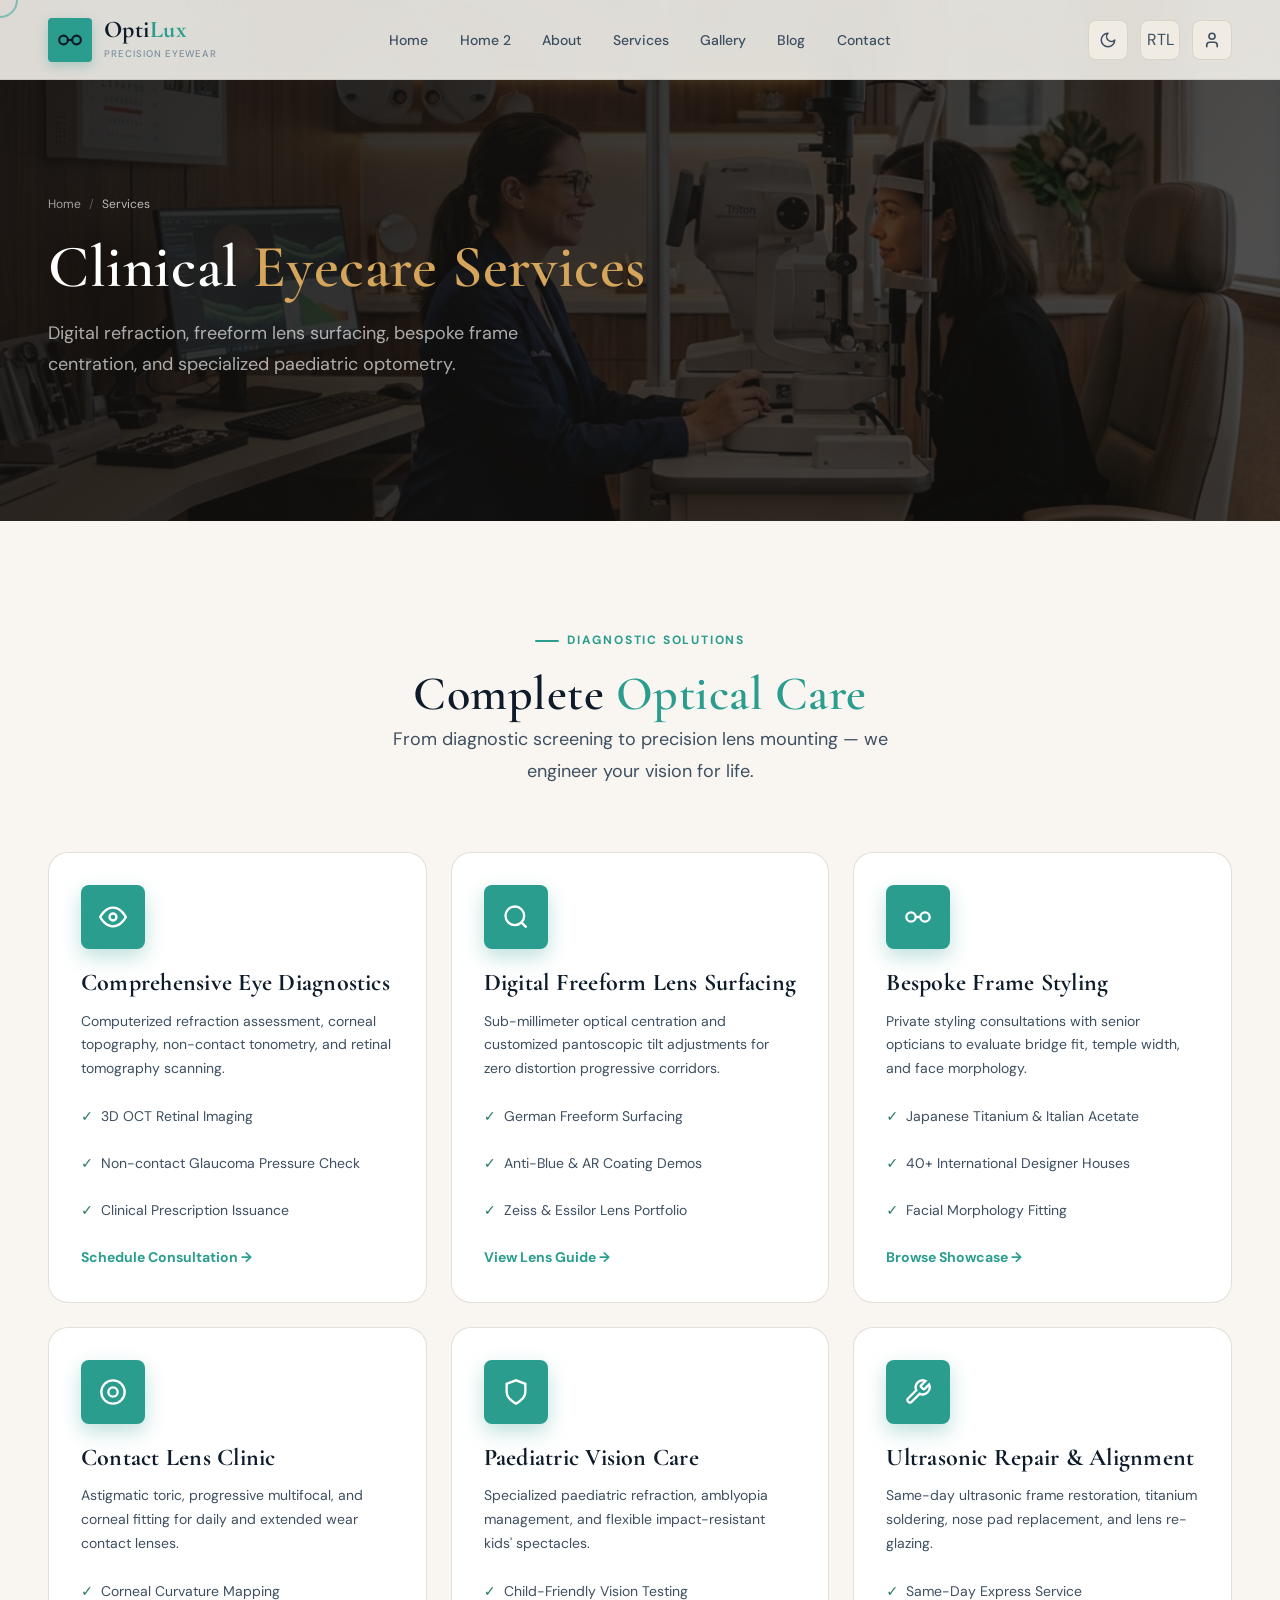
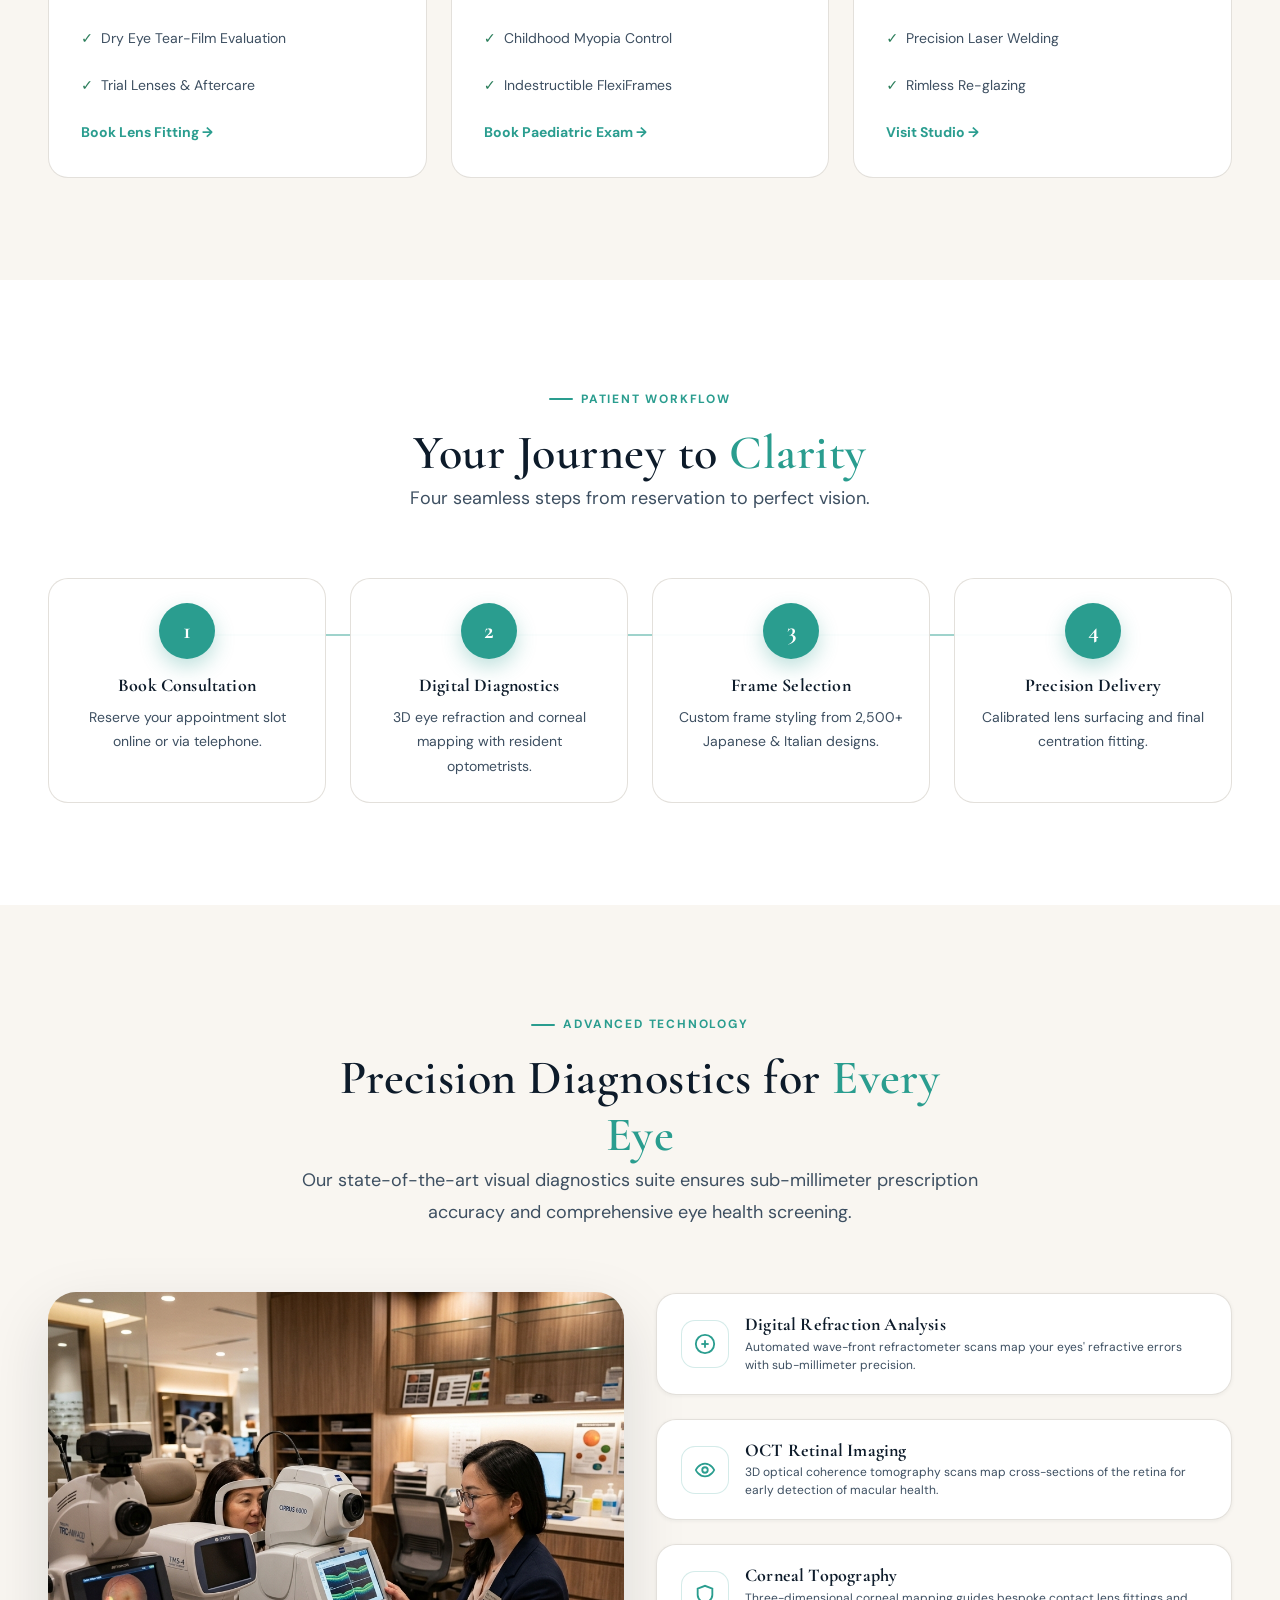
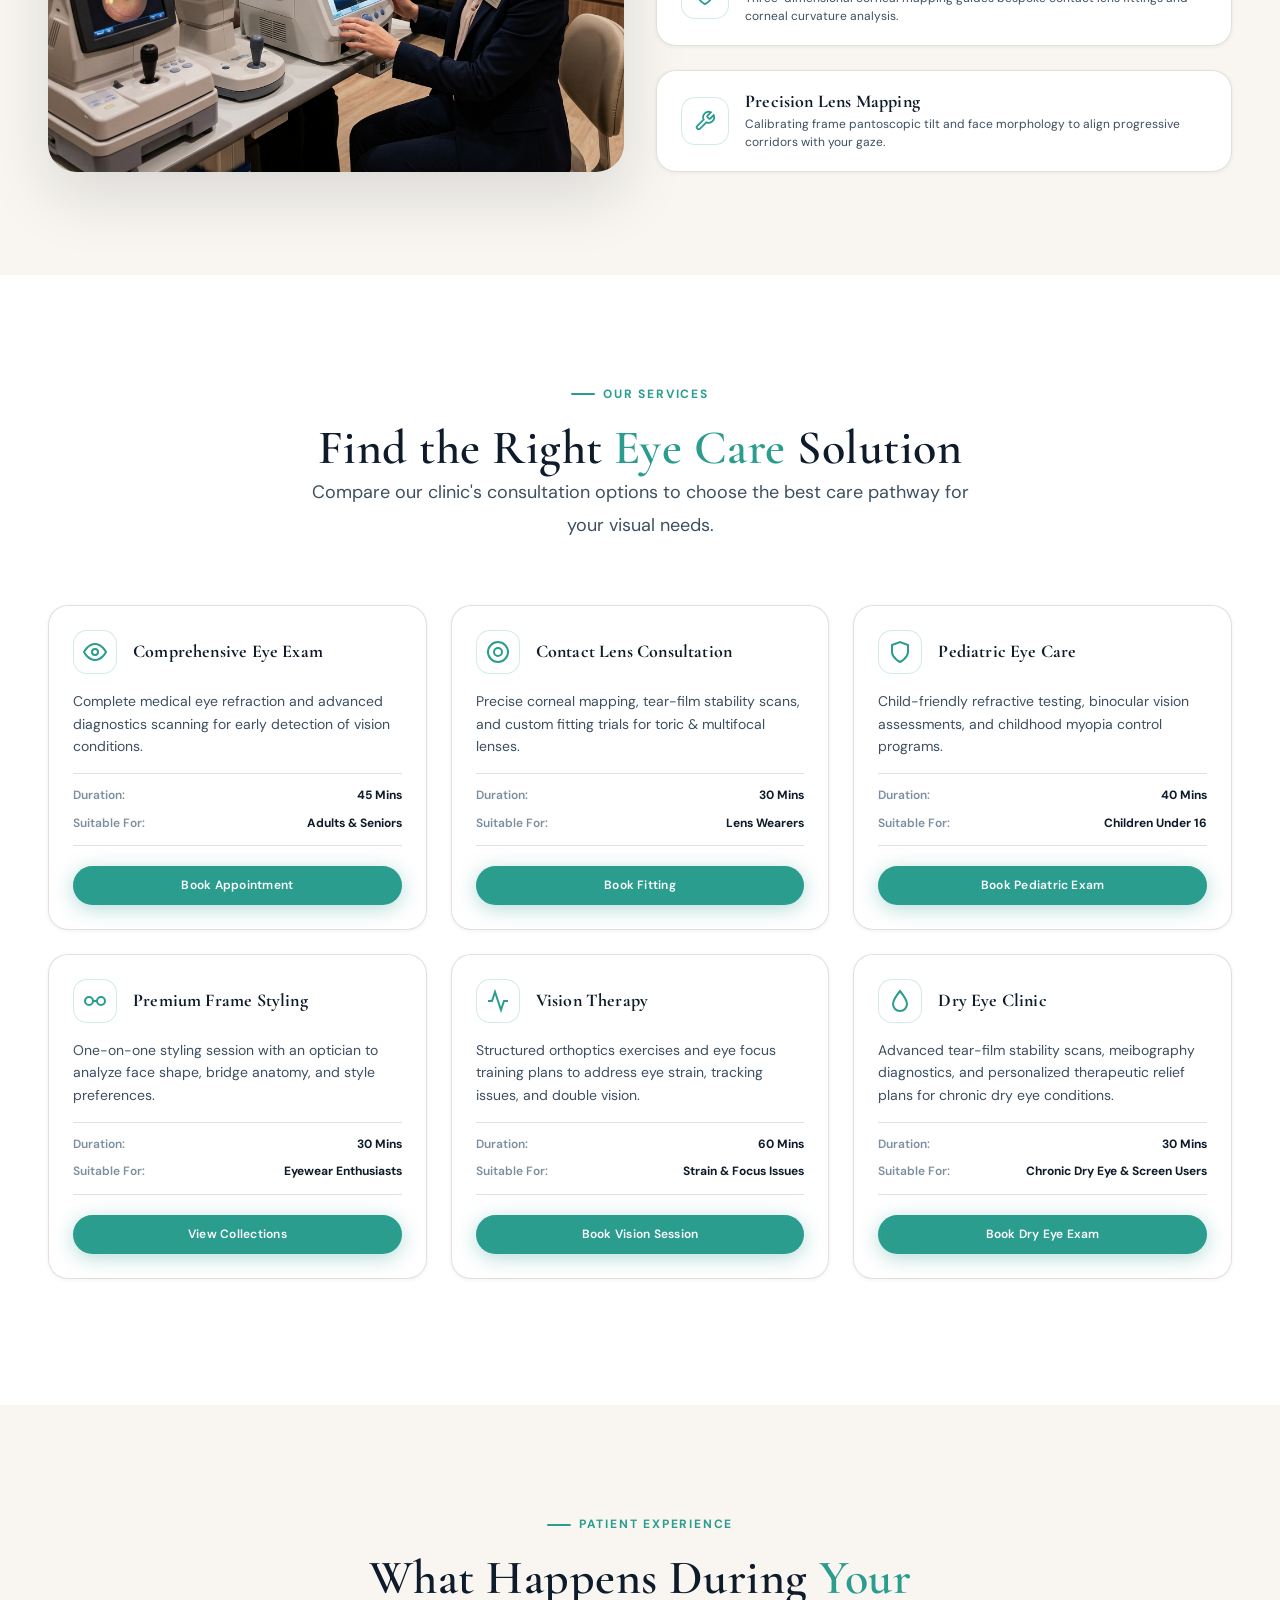
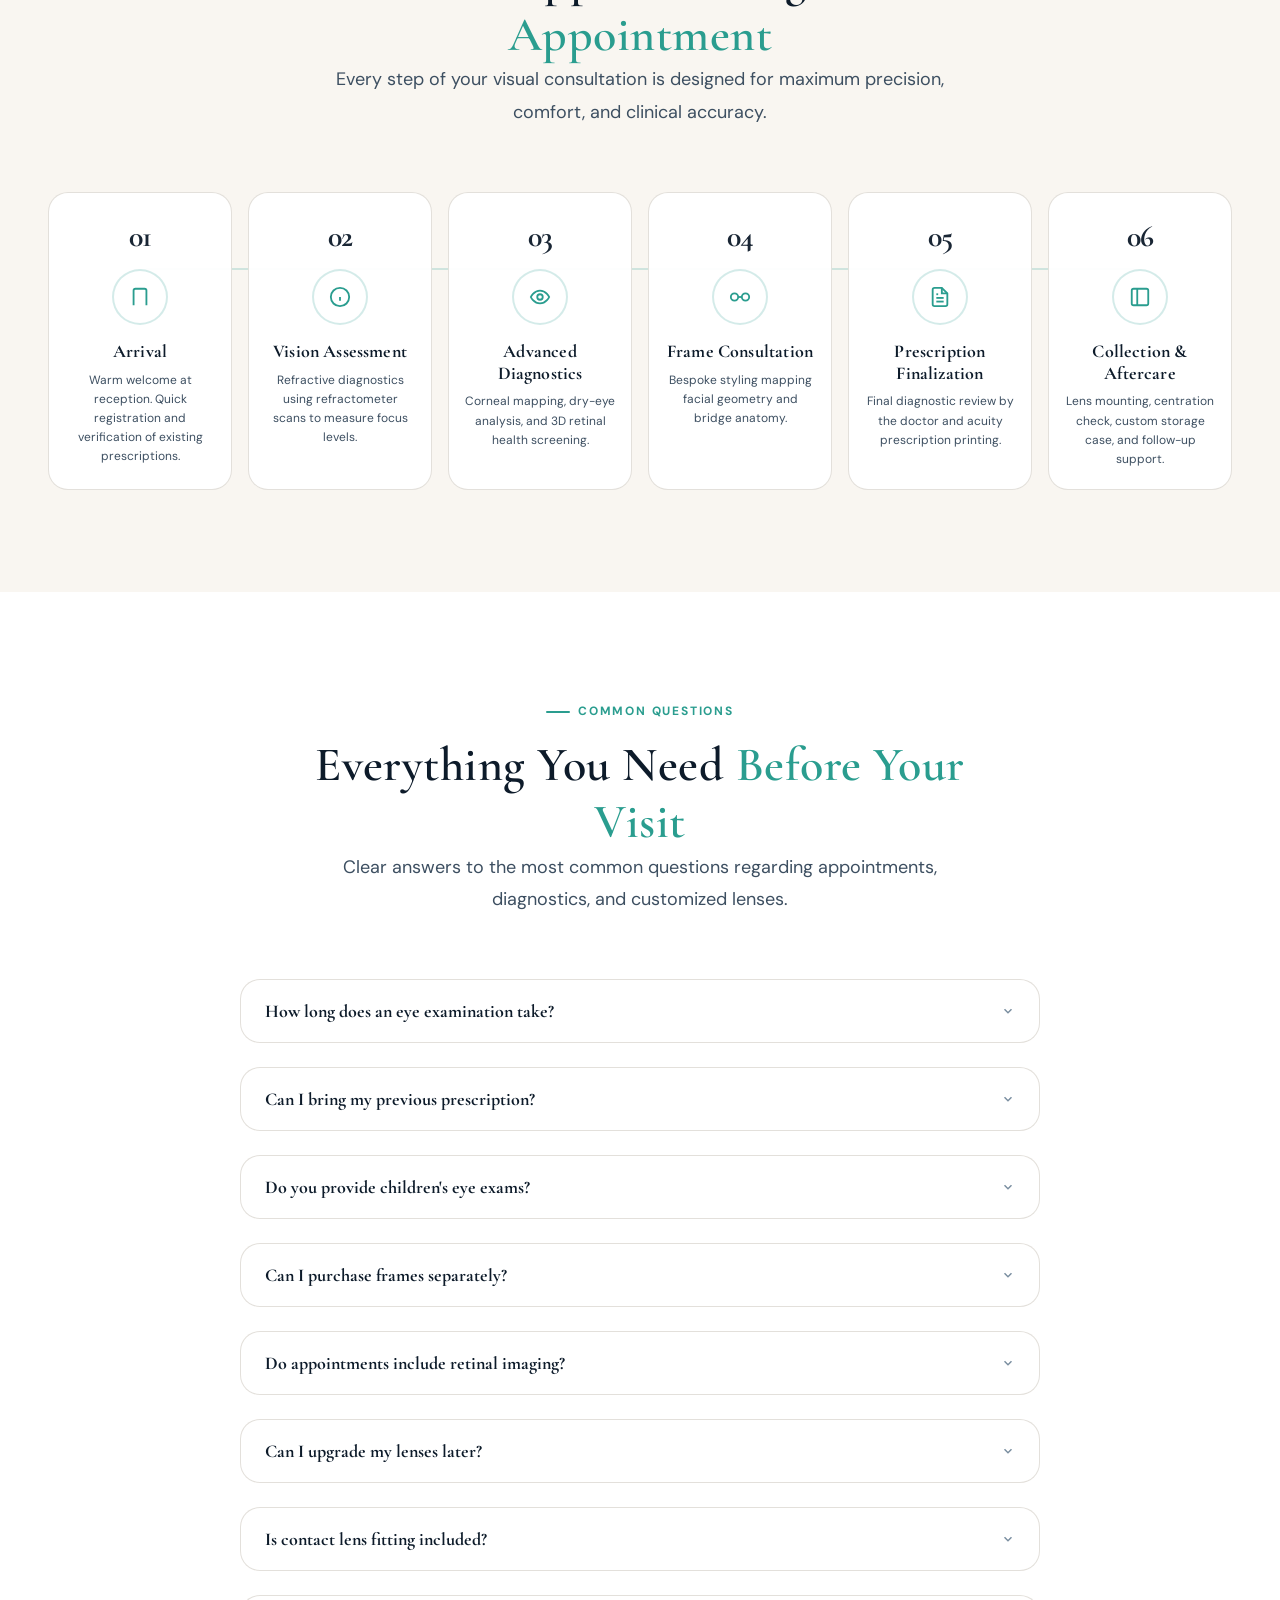
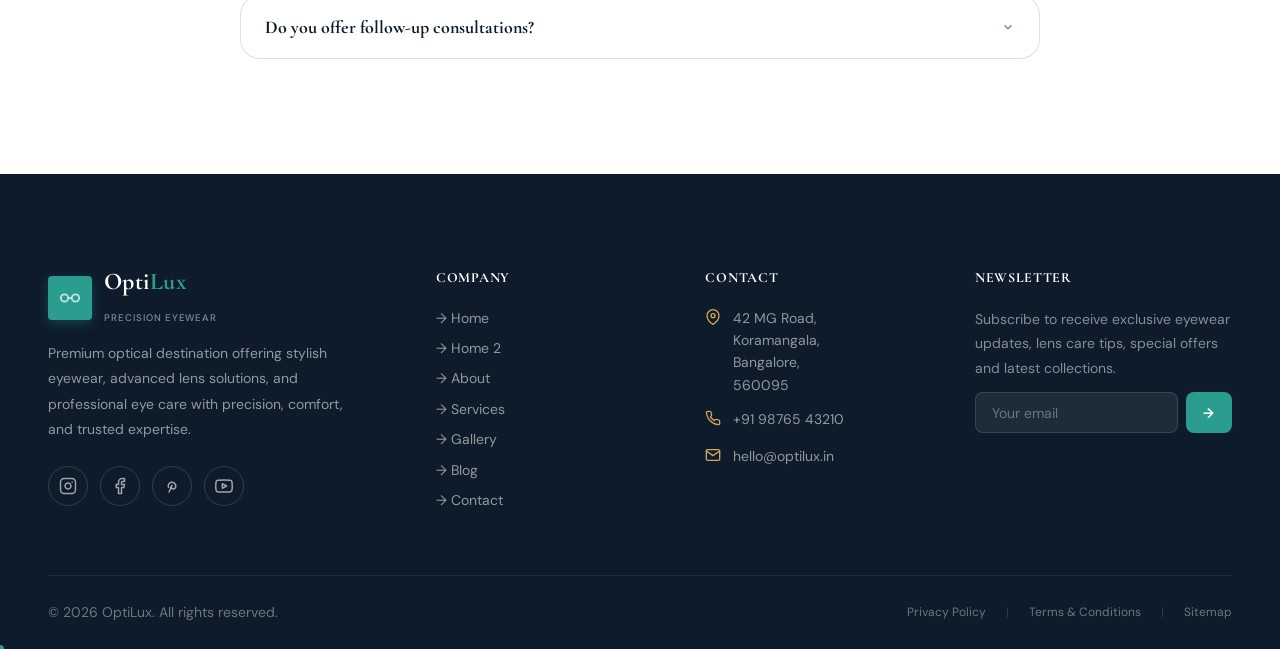
<file: services.html>
<!DOCTYPE html>
<html lang="en" dir="ltr" data-theme="light">
<head>
  <meta charset="UTF-8" />
  <meta name="viewport" content="width=device-width, initial-scale=1.0" />
  <title>Clinical Services — OptiLux Eyewear &amp; Optometry</title>
  <meta name="description" content="OptiLux services — digital eye diagnostics, precision lens centration, bespoke frame fitting, contact lens studio, and paediatric eyecare." />
  <link rel="stylesheet" href="assets/css/style.css" />
  <link rel="stylesheet" href="assets/css/responsive.css" />
  <style>
    /* ─── Workflow Steps Connector Line ─── */
    @media (min-width: 993px) {
      .process-steps::before {
        top: 56px !important;
        left: 12.5% !important;
        right: 12.5% !important;
        height: 2px !important;
        background: var(--sapphire) !important;
        z-index: 0 !important;
        opacity: 0.45 !important;
      }
    }

    /* ─── Advanced Diagnostics Card Styles ─── */
    .tech-feature-card {
      background: var(--bg-card) !important;
      border: 1px solid var(--border-color) !important;
      border-radius: var(--radius-xl) !important;
      padding: var(--space-5) var(--space-6) !important;
      box-shadow: var(--shadow-sm) !important;
      display: flex !important;
      gap: var(--space-4) !important;
      align-items: center !important;
      transition: var(--transition-spring) !important;
    }
    
    .tech-feature-card:hover {
      transform: translateY(-3px) !important;
      box-shadow: var(--shadow-md) !important;
      border-color: rgba(42, 157, 143, 0.25) !important;
    }
    
    .tech-icon-container {
      display: flex !important;
      align-items: center !important;
      justify-content: center !important;
      width: 48px !important;
      height: 48px !important;
      border-radius: var(--radius-lg) !important;
      background: rgba(255, 255, 255, 0.05) !important;
      border: 1px solid rgba(42, 157, 143, 0.2) !important;
      color: var(--sapphire) !important;
      flex-shrink: 0 !important;
      transition: var(--transition-base) !important;
    }
    
    .tech-feature-card:hover .tech-icon-container {
      background: var(--sapphire) !important;
      color: #ffffff !important;
      border-color: transparent !important;
    }
    
    .tech-feature-card h3 {
      font-family: var(--font-display) !important;
      font-size: var(--text-md) !important;
      font-weight: 700 !important;
      color: var(--text-primary) !important;
      margin-bottom: 2px !important;
    }
    
    .tech-feature-card p {
      font-size: var(--text-xs) !important;
      color: var(--text-secondary) !important;
      line-height: 1.5 !important;
      margin: 0 !important;
    }

    /* ─── Service Comparison Card Styles ─── */
    .comparison-grid {
      display: grid !important;
      grid-template-columns: repeat(auto-fit, minmax(320px, 1fr)) !important;
      gap: var(--space-6) !important;
      align-items: stretch !important;
    }
    
    .comparison-card {
      background: var(--bg-card) !important;
      border: 1px solid var(--border-color) !important;
      border-radius: var(--radius-xl) !important;
      padding: var(--space-6) !important;
      box-shadow: var(--shadow-sm) !important;
      display: flex !important;
      flex-direction: column !important;
      height: 100% !important;
      transition: var(--transition-spring) !important;
    }
    
    .comparison-card:hover {
      transform: translateY(-5px) !important;
      box-shadow: var(--shadow-md) !important;
      border-color: rgba(42, 157, 143, 0.25) !important;
    }
    
    .comparison-header-row {
      display: flex !important;
      align-items: center !important;
      gap: var(--space-4) !important;
      margin-bottom: var(--space-4) !important;
    }
    
    .comparison-icon-wrap {
      display: flex !important;
      align-items: center !important;
      justify-content: center !important;
      width: 44px !important;
      height: 44px !important;
      border-radius: var(--radius-lg) !important;
      background: rgba(255, 255, 255, 0.05) !important;
      border: 1px solid rgba(42, 157, 143, 0.2) !important;
      color: var(--sapphire) !important;
      flex-shrink: 0 !important;
      transition: var(--transition-base) !important;
    }
    
    .comparison-card:hover .comparison-icon-wrap {
      background: var(--sapphire) !important;
      color: #ffffff !important;
      border-color: transparent !important;
    }
    
    .comparison-card h3 {
      font-family: var(--font-display) !important;
      font-size: var(--text-md) !important;
      font-weight: 700 !important;
      color: var(--text-primary) !important;
      margin: 0 !important;
    }
    
    .comparison-desc {
      font-size: var(--text-sm) !important;
      color: var(--text-secondary) !important;
      line-height: 1.6 !important;
      margin-bottom: var(--space-4) !important;
      flex: 1 !important;
    }
    
    .comparison-meta-list {
      display: flex !important;
      flex-direction: column !important;
      gap: var(--space-2) !important;
      border-top: 1px solid var(--border-color) !important;
      border-bottom: 1px solid var(--border-color) !important;
      padding-block: var(--space-3) !important;
      margin-bottom: var(--space-5) !important;
    }
    
    .comparison-meta-item {
      display: flex !important;
      justify-content: space-between !important;
      font-size: var(--text-xs) !important;
    }
    
    .meta-label {
      color: var(--text-muted) !important;
      font-weight: 600 !important;
    }
    
    .meta-val {
      color: var(--text-primary) !important;
      font-weight: 700 !important;
    }
    
    .comparison-cta {
      width: 100% !important;
      justify-content: center !important;
      margin-top: auto !important;
    }

    /* ─── Timeline Steps Responsive Layout ─── */
    .appointment-timeline {
      display: grid !important;
      grid-template-columns: repeat(6, 1fr) !important;
      gap: var(--space-4) !important;
      position: relative !important;
      margin-top: var(--space-8) !important;
    }
    
    .appointment-timeline::before {
      content: '' !important;
      position: absolute !important;
      top: 76px !important; /* aligned exactly to the center of .timeline-icon-wrap (16px + 32px + 28px = 76px) */
      left: 8.3% !important;
      right: 8.3% !important;
      height: 2px !important;
      background: rgba(42, 157, 143, 0.2) !important;
      z-index: 0 !important;
    }
    
    .timeline-step {
      text-align: center !important;
      position: relative !important;
      z-index: 1 !important;
      display: flex !important;
      flex-direction: column !important;
      align-items: center !important;
      background: var(--bg-card) !important;
      border: 1px solid var(--border-color) !important;
      border-radius: var(--radius-xl) !important;
      padding: var(--space-5) var(--space-4) !important;
      transition: var(--transition-spring) !important;
    }
    
    .timeline-step:hover {
      transform: translateY(-5px) !important;
      box-shadow: var(--shadow-md) !important;
      border-color: rgba(42, 157, 143, 0.25) !important;
    }

    .timeline-num-bg {
      font-family: var(--font-display) !important;
      font-size: var(--text-2xl) !important;
      font-weight: 800 !important;
      color: var(--gold) !important;
      margin-bottom: var(--space-2) !important;
      opacity: 0.95 !important;
      letter-spacing: -0.5px !important;
    }
    
    .timeline-icon-wrap {
      display: flex !important;
      align-items: center !important;
      justify-content: center !important;
      width: 56px !important;
      height: 56px !important;
      border-radius: var(--radius-full) !important;
      background: rgba(255, 255, 255, 0.05) !important;
      border: 2px solid rgba(42, 157, 143, 0.2) !important;
      color: var(--sapphire) !important;
      margin-bottom: var(--space-4) !important;
      position: relative !important;
      z-index: 2 !important;
      transition: var(--transition-spring) !important;
    }
    
    .timeline-step:hover .timeline-icon-wrap {
      background: var(--sapphire) !important;
      color: #ffffff !important;
      border-color: transparent !important;
      transform: scale(1.08) !important;
    }
    
    .timeline-step h3 {
      font-family: var(--font-display) !important;
      font-size: var(--text-md) !important;
      font-weight: 700 !important;
      color: var(--text-primary) !important;
      margin-bottom: var(--space-2) !important;
    }
    
    .timeline-step p {
      font-size: var(--text-xs) !important;
      color: var(--text-secondary) !important;
      line-height: 1.6 !important;
      margin: 0 !important;
    }
    
    @media (max-width: 992px) {
      .appointment-timeline {
        grid-template-columns: repeat(2, 1fr) !important;
        gap: var(--space-8) !important;
      }
      .appointment-timeline::before {
        display: none !important;
      }
      .comparison-grid {
        grid-template-columns: repeat(2, 1fr) !important;
      }
    }
    
    @media (max-width: 768px) {
      .comparison-grid {
        grid-template-columns: 1fr !important;
        gap: var(--space-5) !important;
      }
      .comparison-card {
        padding: var(--space-5) !important;
      }
    }
    
    @media (max-width: 576px) {
      .appointment-timeline {
        grid-template-columns: 1fr !important;
        gap: var(--space-8) !important;
      }
    }

    /* ─── FAQ Accordion Styles ─── */
    .faq-accordion-container {
      max-width: 800px !important;
      margin-inline: auto !important;
      margin-top: var(--space-8) !important;
      display: flex !important;
      flex-direction: column !important;
      gap: var(--space-3) !important;
    }
    
    .faq-item {
      background: var(--bg-card) !important;
      border: 1px solid var(--border-color) !important;
      border-radius: var(--radius-xl) !important;
      overflow: hidden !important;
      transition: var(--transition-spring) !important;
    }
    
    .faq-question {
      width: 100% !important;
      display: flex !important;
      justify-content: space-between !important;
      align-items: center !important;
      padding: var(--space-5) var(--space-6) !important;
      background: transparent !important;
      border: none !important;
      color: var(--text-primary) !important;
      font-family: var(--font-display) !important;
      font-size: var(--text-md) !important;
      font-weight: 700 !important;
      text-align: left !important;
      cursor: pointer !important;
      transition: var(--transition-base) !important;
    }
    
    .faq-question:hover {
      color: var(--sapphire) !important;
    }
    
    .faq-arrow {
      display: flex !important;
      align-items: center !important;
      justify-content: center !important;
      transition: transform 0.35s cubic-bezier(0.4, 0, 0.2, 1) !important;
      color: var(--text-muted) !important;
    }
    
    .faq-item.active .faq-arrow {
      transform: rotate(180deg) !important;
      color: var(--sapphire) !important;
    }
    
    .faq-answer {
      max-height: 0;
      overflow: hidden;
      transition: max-height 0.35s cubic-bezier(0.4, 0, 0.2, 1);
    }
    
    .faq-answer p {
      padding: 0 var(--space-6) var(--space-5) var(--space-6) !important;
      font-size: var(--text-sm) !important;
      color: var(--text-secondary) !important;
      line-height: 1.65 !important;
      margin: 0 !important;
    }
    
    .faq-item.active {
      border-color: rgba(42, 157, 143, 0.25) !important;
      box-shadow: var(--shadow-sm) !important;
    }
  </style>
  <link rel="icon" type="image/png" href="assets/images/favicon.png">
  <link rel="shortcut icon" href="assets/images/favicon.png" type="image/png">
  <link rel="apple-touch-icon" href="assets/images/favicon.png">
</head>
<body>
<div id="preloader"><div class="preloader-inner"><div class="preloader-logo">Opti<span>Lux</span></div><div class="preloader-bar"><div class="preloader-bar-fill"></div></div><div class="preloader-dots"><div class="preloader-dot"></div><div class="preloader-dot"></div><div class="preloader-dot"></div></div></div></div>
<div id="page-progress"></div>

  <!-- ═══ NAVBAR ═══ -->
  <nav class="navbar" role="navigation" aria-label="Main navigation">
    <div class="container nav-inner">
      <a href="index.html" class="nav-logo" aria-label="OptiLux Home">
        <div class="nav-logo-icon">
          <svg width="26" height="26" viewBox="0 0 24 24" fill="none" stroke="currentColor" stroke-width="2"><circle cx="6" cy="12" r="4"/><circle cx="18" cy="12" r="4"/><path d="M10 12h4"/><path d="M2 12h0.5"/><path d="M21.5 12h0.5"/></svg>
        </div>
        <div>
          <span class="nav-logo-text">Opti<span>Lux</span></span>
          <span class="nav-logo-sub">Precision Eyewear</span>
        </div>
      </a>

      <ul class="nav-links" role="list">
        <li><a href="index.html" class="nav-link">Home</a></li>
        <li><a href="home2.html" class="nav-link">Home 2</a></li>
        <li><a href="about.html" class="nav-link">About</a></li>
        <li><a href="services.html" class="nav-link">Services</a></li>
        <li><a href="gallery.html" class="nav-link">Gallery</a></li>
        <li><a href="blog.html" class="nav-link">Blog</a></li>
        <li><a href="contact.html" class="nav-link">Contact</a></li>
      </ul>

      <div class="nav-actions">
        <button class="nav-icon-btn" data-theme-toggle title="Toggle Dark Mode" aria-label="Toggle theme">
          <span class="icon-moon"><svg width="18" height="18" viewBox="0 0 24 24" fill="none" stroke="currentColor" stroke-width="2" stroke-linecap="round" stroke-linejoin="round"><path d="M12 3a6 6 0 0 0 9 9 9 9 0 1 1-9-9Z"/></svg></span>
          <span class="icon-sun" style="display:none"><svg width="18" height="18" viewBox="0 0 24 24" fill="none" stroke="currentColor" stroke-width="2" stroke-linecap="round" stroke-linejoin="round"><circle cx="12" cy="12" r="4"/><path d="M12 2v2"/><path d="M12 20v2"/><path d="m4.93 4.93 1.41 1.41"/><path d="m17.66 17.66 1.41 1.41"/><path d="M2 12h2"/><path d="M20 12h2"/><path d="m6.34 17.66-1.41 1.41"/><path d="m19.07 4.93-1.41 1.41"/></svg></span>
        </button>
        <button class="nav-icon-btn" data-rtl-toggle title="Toggle RTL" aria-label="Toggle RTL">RTL</button>
        <div class="profile-dropdown-container">
          <button class="nav-icon-btn" id="profile-btn" aria-label="Profile" aria-haspopup="true" aria-expanded="false">
            <svg width="18" height="18" viewBox="0 0 24 24" fill="none" stroke="currentColor" stroke-width="2.2" stroke-linecap="round" stroke-linejoin="round">
              <path d="M19 21v-2a4 4 0 0 0-4-4H9a4 4 0 0 0-4 4v2" />
              <circle cx="12" cy="7" r="4" />
            </svg>
          </button>
          <div class="profile-dropdown" id="profile-dropdown" aria-hidden="true">
            <a href="login.html">Login</a>
            <a href="signup.html">Signup</a>
          </div>
        </div>
        
        <button class="hamburger" id="hamburger" aria-label="Open menu" aria-expanded="false">
          <span></span><span></span><span></span>
        </button>
      </div>
    </div>
  </nav>

  <!-- Mobile Menu -->
  <div class="mobile-menu" id="mobile-menu" aria-hidden="true">
    <a href="index.html" class="mobile-nav-link">Home</a>
    <a href="home2.html" class="mobile-nav-link">Home 2</a>
    <a href="about.html" class="mobile-nav-link">About</a>
    <a href="services.html" class="mobile-nav-link">Services</a>
    <a href="gallery.html" class="mobile-nav-link">Gallery</a>
    <a href="blog.html" class="mobile-nav-link">Blog</a>
    <a href="contact.html" class="mobile-nav-link">Contact</a>
    <a href="login.html" class="mobile-nav-link">Login</a>
    <a href="signup.html" class="mobile-nav-link">Signup</a>
  </div>

<!-- ═══ SECTION 1: PAGE HERO ═══ -->
<section class="page-hero">
  <div class="page-hero-bg" style="background-image: url('assets/images/services_hero.png'); background-size: cover; background-position: center;">
    <div style="position:absolute;inset:0;background:linear-gradient(135deg, rgba(18,16,15,0.92) 0%, rgba(18,16,15,0.7) 100%)"></div>
  </div>
  <div class="container page-hero-content">
    <nav class="breadcrumb" aria-label="Breadcrumb"><a href="index.html">Home</a><span>/</span><span style="color:rgba(255,255,255,0.7)">Services</span></nav>
    <h1 class="page-hero-title">Clinical <span style="color:var(--cyan)">Eyecare Services</span></h1>
    <p class="page-hero-desc">Digital refraction, freeform lens surfacing, bespoke frame centration, and specialized paediatric optometry.</p>
  </div>
</section>

<!-- ═══ SECTION 2: SERVICES GRID ═══ -->
<section class="section bg-primary" id="services">
  <div class="container">
    <div class="section-header">
      <span class="section-label">Diagnostic Solutions</span>
      <h2 class="section-title reveal">Complete <span>Optical Care</span></h2>
      <p class="section-subtitle reveal stagger-2">From diagnostic screening to precision lens mounting — we engineer your vision for life.</p>
    </div>
    <div class="grid grid-3 gap-6">

      <!-- Service 1 -->
      <div class="service-card reveal" id="eye-test">
        <div class="service-icon">
          <svg width="28" height="28" viewBox="0 0 24 24" fill="none" stroke="#fff" stroke-width="2"><path d="M1 12s4-8 11-8 11 8 11 8-4 8-11 8-11-8-11-8z"/><circle cx="12" cy="12" r="3"/></svg>
        </div>
        <h3>Comprehensive Eye Diagnostics</h3>
        <p>Computerized refraction assessment, corneal topography, non-contact tonometry, and retinal tomography scanning.</p>
        <ul style="margin-top:var(--space-4);display:flex;flex-direction:column;gap:var(--space-2)">
          <li class="pricing-feature"><span class="check">✓</span> 3D OCT Retinal Imaging</li>
          <li class="pricing-feature"><span class="check">✓</span> Non-contact Glaucoma Pressure Check</li>
          <li class="pricing-feature"><span class="check">✓</span> Clinical Prescription Issuance</li>
        </ul>
        <a href="contact.html" class="service-link">Schedule Consultation →</a>
      </div>

      <!-- Service 2 -->
      <div class="service-card reveal stagger-2" id="lens-guide">
        <div class="service-icon">
          <svg width="28" height="28" viewBox="0 0 24 24" fill="none" stroke="#fff" stroke-width="2"><circle cx="11" cy="11" r="8"/><line x1="21" y1="21" x2="16.65" y2="16.65"/></svg>
        </div>
        <h3>Digital Freeform Lens Surfacing</h3>
        <p>Sub-millimeter optical centration and customized pantoscopic tilt adjustments for zero distortion progressive corridors.</p>
        <ul style="margin-top:var(--space-4);display:flex;flex-direction:column;gap:var(--space-2)">
          <li class="pricing-feature"><span class="check">✓</span> German Freeform Surfacing</li>
          <li class="pricing-feature"><span class="check">✓</span> Anti-Blue &amp; AR Coating Demos</li>
          <li class="pricing-feature"><span class="check">✓</span> Zeiss &amp; Essilor Lens Portfolio</li>
        </ul>
        <a href="index.html#lens-guide" class="service-link">View Lens Guide →</a>
      </div>

      <!-- Service 3 -->
      <div class="service-card reveal stagger-3" id="frames">
        <div class="service-icon">
          <svg width="28" height="28" viewBox="0 0 24 24" fill="none" stroke="#fff" stroke-width="2"><circle cx="6" cy="12" r="4"/><circle cx="18" cy="12" r="4"/><path d="M10 12h4"/></svg>
        </div>
        <h3>Bespoke Frame Styling</h3>
        <p>Private styling consultations with senior opticians to evaluate bridge fit, temple width, and face morphology.</p>
        <ul style="margin-top:var(--space-4);display:flex;flex-direction:column;gap:var(--space-2)">
          <li class="pricing-feature"><span class="check">✓</span> Japanese Titanium &amp; Italian Acetate</li>
          <li class="pricing-feature"><span class="check">✓</span> 40+ International Designer Houses</li>
          <li class="pricing-feature"><span class="check">✓</span> Facial Morphology Fitting</li>
        </ul>
        <a href="gallery.html" class="service-link">Browse Showcase →</a>
      </div>

      <!-- Service 4 -->
      <div class="service-card reveal stagger-2" id="contact-lenses">
        <div class="service-icon">
          <svg width="28" height="28" viewBox="0 0 24 24" fill="none" stroke="#fff" stroke-width="2"><path d="M12 2a10 10 0 1 0 10 10A10 10 0 0 0 12 2zm0 14a4 4 0 1 1 4-4 4 4 0 0 1-4 4z"/></svg>
        </div>
        <h3>Contact Lens Clinic</h3>
        <p>Astigmatic toric, progressive multifocal, and corneal fitting for daily and extended wear contact lenses.</p>
        <ul style="margin-top:var(--space-4);display:flex;flex-direction:column;gap:var(--space-2)">
          <li class="pricing-feature"><span class="check">✓</span> Corneal Curvature Mapping</li>
          <li class="pricing-feature"><span class="check">✓</span> Dry Eye Tear-Film Evaluation</li>
          <li class="pricing-feature"><span class="check">✓</span> Trial Lenses &amp; Aftercare</li>
        </ul>
        <a href="contact.html" class="service-link">Book Lens Fitting →</a>
      </div>

      <!-- Service 5 -->
      <div class="service-card reveal stagger-3">
        <div class="service-icon">
          <svg width="28" height="28" viewBox="0 0 24 24" fill="none" stroke="#fff" stroke-width="2"><path d="M12 22s8-4 8-10V5l-8-3-8 3v7c0 6 8 10 8 10z"/></svg>
        </div>
        <h3>Paediatric Vision Care</h3>
        <p>Specialized paediatric refraction, amblyopia management, and flexible impact-resistant kids' spectacles.</p>
        <ul style="margin-top:var(--space-4);display:flex;flex-direction:column;gap:var(--space-2)">
          <li class="pricing-feature"><span class="check">✓</span> Child-Friendly Vision Testing</li>
          <li class="pricing-feature"><span class="check">✓</span> Childhood Myopia Control</li>
          <li class="pricing-feature"><span class="check">✓</span> Indestructible FlexiFrames</li>
        </ul>
        <a href="contact.html" class="service-link">Book Paediatric Exam →</a>
      </div>

      <!-- Service 6 -->
      <div class="service-card reveal stagger-4">
        <div class="service-icon">
          <svg width="28" height="28" viewBox="0 0 24 24" fill="none" stroke="#fff" stroke-width="2"><path d="M14.7 6.3a1 1 0 0 0 0 1.4l1.6 1.6a1 1 0 0 0 1.4 0l3.77-3.77a6 6 0 0 1-7.94 7.94l-6.91 6.91a2.12 2.12 0 0 1-3-3l6.91-6.91a6 6 0 0 1 7.94-7.94l-3.76 3.76z"/></svg>
        </div>
        <h3>Ultrasonic Repair &amp; Alignment</h3>
        <p>Same-day ultrasonic frame restoration, titanium soldering, nose pad replacement, and lens re-glazing.</p>
        <ul style="margin-top:var(--space-4);display:flex;flex-direction:column;gap:var(--space-2)">
          <li class="pricing-feature"><span class="check">✓</span> Same-Day Express Service</li>
          <li class="pricing-feature"><span class="check">✓</span> Precision Laser Welding</li>
          <li class="pricing-feature"><span class="check">✓</span> Rimless Re-glazing</li>
        </ul>
        <a href="contact.html" class="service-link">Visit Studio →</a>
      </div>

    </div>
  </div>
</section>

<!-- ═══ SECTION 3: HOW IT WORKS ═══ -->
<section class="section bg-secondary">
  <div class="container">
    <div class="section-header">
      <span class="section-label">Patient Workflow</span>
      <h2 class="section-title reveal">Your Journey to <span>Clarity</span></h2>
      <p class="section-subtitle reveal stagger-2">Four seamless steps from reservation to perfect vision.</p>
    </div>
    <div class="grid grid-4 process-steps gap-6 reveal-scale">
      <div class="step-item">
        <div class="step-icon">1</div>
        <h4>Book Consultation</h4>
        <p style="font-size:var(--text-sm)">Reserve your appointment slot online or via telephone.</p>
      </div>
      <div class="step-item">
        <div class="step-icon">2</div>
        <h4>Digital Diagnostics</h4>
        <p style="font-size:var(--text-sm)">3D eye refraction and corneal mapping with resident optometrists.</p>
      </div>
      <div class="step-item">
        <div class="step-icon">3</div>
        <h4>Frame Selection</h4>
        <p style="font-size:var(--text-sm)">Custom frame styling from 2,500+ Japanese &amp; Italian designs.</p>
      </div>
      <div class="step-item">
        <div class="step-icon">4</div>
        <h4>Precision Delivery</h4>
        <p style="font-size:var(--text-sm)">Calibrated lens surfacing and final centration fitting.</p>
      </div>
    </div>
  </div>
</section>



  <!-- ═══ NEW SECTION 1: ADVANCED DIAGNOSTIC TECHNOLOGIES ═══ -->
  <section class="section bg-primary" aria-label="Advanced Diagnostic Technologies">
    <div class="container">
      <div class="section-header text-center">
        <span class="section-label" style="justify-content:center">Advanced Technology</span>
        <h2 class="section-title reveal">Precision Diagnostics for <span>Every Eye</span></h2>
        <p class="section-subtitle reveal stagger-2" style="max-width:700px;margin-inline:auto">Our state-of-the-art visual diagnostics suite ensures sub-millimeter prescription accuracy and comprehensive eye health screening.</p>
      </div>

      <div class="grid grid-2" style="margin-top:var(--space-10); gap:var(--space-8); align-items:center">
        <!-- Left: Image -->
        <div class="reveal-left" style="border-radius:var(--radius-2xl);overflow:hidden;height:480px;box-shadow:var(--shadow-xl)">
          <img src="assets/images/diag_lab.png" alt="Advanced diagnostic laboratory equipment" style="width:100%;height:100%;object-fit:cover" />
        </div>

        <!-- Right: 4 feature cards -->
        <div class="reveal-right grid gap-6" style="grid-template-columns:1fr">
          
          <div class="tech-feature-card">
            <div class="tech-icon-container">
              <svg width="22" height="22" viewBox="0 0 24 24" fill="none" stroke="currentColor" stroke-width="2"><circle cx="12" cy="12" r="10"/><path d="M8 12h8"/><path d="M12 8v8"/></svg>
            </div>
            <div>
              <h3>Digital Refraction Analysis</h3>
              <p>Automated wave-front refractometer scans map your eyes' refractive errors with sub-millimeter precision.</p>
            </div>
          </div>

          <div class="tech-feature-card">
            <div class="tech-icon-container" style="color:var(--cyan);border-color:rgba(42, 157, 143, 0.2)">
              <svg width="22" height="22" viewBox="0 0 24 24" fill="none" stroke="currentColor" stroke-width="2"><path d="M2 12s3-7 10-7 10 7 10 7-3 7-10 7-10-7-10-7Z"/><circle cx="12" cy="12" r="3"/></svg>
            </div>
            <div>
              <h3>OCT Retinal Imaging</h3>
              <p>3D optical coherence tomography scans map cross-sections of the retina for early detection of macular health.</p>
            </div>
          </div>

          <div class="tech-feature-card">
            <div class="tech-icon-container" style="color:var(--gold);border-color:rgba(212, 165, 90, 0.2)">
              <svg width="22" height="22" viewBox="0 0 24 24" fill="none" stroke="currentColor" stroke-width="2"><path d="M12 22s8-4 8-10V5l-8-3-8 3v7c0 6 8 10 8 10z"/></svg>
            </div>
            <div>
              <h3>Corneal Topography</h3>
              <p>Three-dimensional corneal mapping guides bespoke contact lens fittings and corneal curvature analysis.</p>
            </div>
          </div>

          <div class="tech-feature-card">
            <div class="tech-icon-container" style="color:var(--emerald);border-color:rgba(46, 196, 182, 0.2)">
              <svg width="22" height="22" viewBox="0 0 24 24" fill="none" stroke="currentColor" stroke-width="2"><path d="M14.7 6.3a1 1 0 0 0 0 1.4l1.6 1.6a1 1 0 0 0 1.4 0l3.77-3.77a6 6 0 0 1-7.94 7.94l-6.91 6.91a2.12 2.12 0 0 1-3-3l6.91-6.91a6 6 0 0 1 7.94-7.94l-3.76 3.76z"/></svg>
            </div>
            <div>
              <h3>Precision Lens Mapping</h3>
              <p>Calibrating frame pantoscopic tilt and face morphology to align progressive corridors with your gaze.</p>
            </div>
          </div>

        </div>
      </div>
    </div>
  </section>

  <!-- ═══ NEW SECTION 2: SERVICE COMPARISON ═══ -->
  <section class="section bg-secondary" aria-label="Service Comparison">
    <div class="container">
      <div class="section-header text-center">
        <span class="section-label" style="justify-content:center">Our Services</span>
        <h2 class="section-title reveal">Find the Right <span>Eye Care</span> Solution</h2>
        <p class="section-subtitle reveal stagger-2" style="max-width:700px;margin-inline:auto">Compare our clinic's consultation options to choose the best care pathway for your visual needs.</p>
      </div>

      <div class="comparison-grid" style="margin-bottom:var(--space-6)">
        
        <!-- Card 1 -->
        <div class="comparison-card reveal">
          <div class="comparison-header-row">
            <div class="comparison-icon-wrap">
              <svg width="24" height="24" viewBox="0 0 24 24" fill="none" stroke="currentColor" stroke-width="2"><path d="M1 12s4-8 11-8 11 8 11 8-4 8-11 8-11-8-11-8z"/><circle cx="12" cy="12" r="3"/></svg>
            </div>
            <h3>Comprehensive Eye Exam</h3>
          </div>
          <p class="comparison-desc">Complete medical eye refraction and advanced diagnostics scanning for early detection of vision conditions.</p>
          <div class="comparison-meta-list">
            <div class="comparison-meta-item">
              <span class="meta-label">Duration:</span>
              <span class="meta-val">45 Mins</span>
            </div>
            <div class="comparison-meta-item">
              <span class="meta-label">Suitable For:</span>
              <span class="meta-val">Adults &amp; Seniors</span>
            </div>
          </div>
          <a href="contact.html" class="btn btn-primary btn-sm comparison-cta">Book Appointment</a>
        </div>

        <!-- Card 2 -->
        <div class="comparison-card reveal stagger-2">
          <div class="comparison-header-row">
            <div class="comparison-icon-wrap" style="color:var(--cyan);border-color:rgba(42, 157, 143, 0.2)">
              <svg width="24" height="24" viewBox="0 0 24 24" fill="none" stroke="currentColor" stroke-width="2"><path d="M12 2a10 10 0 1 0 10 10A10 10 0 0 0 12 2zm0 14a4 4 0 1 1 4-4 4 4 0 0 1-4 4z"/></svg>
            </div>
            <h3>Contact Lens Consultation</h3>
          </div>
          <p class="comparison-desc">Precise corneal mapping, tear-film stability scans, and custom fitting trials for toric &amp; multifocal lenses.</p>
          <div class="comparison-meta-list">
            <div class="comparison-meta-item">
              <span class="meta-label">Duration:</span>
              <span class="meta-val">30 Mins</span>
            </div>
            <div class="comparison-meta-item">
              <span class="meta-label">Suitable For:</span>
              <span class="meta-val">Lens Wearers</span>
            </div>
          </div>
          <a href="contact.html" class="btn btn-primary btn-sm comparison-cta">Book Fitting</a>
        </div>

        <!-- Card 3 -->
        <div class="comparison-card reveal stagger-3">
          <div class="comparison-header-row">
            <div class="comparison-icon-wrap" style="color:var(--gold);border-color:rgba(212, 165, 90, 0.2)">
              <svg width="24" height="24" viewBox="0 0 24 24" fill="none" stroke="currentColor" stroke-width="2"><path d="M12 22s8-4 8-10V5l-8-3-8 3v7c0 6 8 10 8 10z"/></svg>
            </div>
            <h3>Pediatric Eye Care</h3>
          </div>
          <p class="comparison-desc">Child-friendly refractive testing, binocular vision assessments, and childhood myopia control programs.</p>
          <div class="comparison-meta-list">
            <div class="comparison-meta-item">
              <span class="meta-label">Duration:</span>
              <span class="meta-val">40 Mins</span>
            </div>
            <div class="comparison-meta-item">
              <span class="meta-label">Suitable For:</span>
              <span class="meta-val">Children Under 16</span>
            </div>
          </div>
          <a href="contact.html" class="btn btn-primary btn-sm comparison-cta">Book Pediatric Exam</a>
        </div>

        <!-- Card 4 -->
        <div class="comparison-card reveal stagger-2">
          <div class="comparison-header-row">
            <div class="comparison-icon-wrap" style="color:var(--emerald);border-color:rgba(46, 196, 182, 0.2)">
              <svg width="24" height="24" viewBox="0 0 24 24" fill="none" stroke="currentColor" stroke-width="2"><circle cx="6" cy="12" r="4"/><circle cx="18" cy="12" r="4"/><path d="M10 12h4"/></svg>
            </div>
            <h3>Premium Frame Styling</h3>
          </div>
          <p class="comparison-desc">One-on-one styling session with an optician to analyze face shape, bridge anatomy, and style preferences.</p>
          <div class="comparison-meta-list">
            <div class="comparison-meta-item">
              <span class="meta-label">Duration:</span>
              <span class="meta-val">30 Mins</span>
            </div>
            <div class="comparison-meta-item">
              <span class="meta-label">Suitable For:</span>
              <span class="meta-val">Eyewear Enthusiasts</span>
            </div>
          </div>
          <a href="gallery.html" class="btn btn-primary btn-sm comparison-cta">View Collections</a>
        </div>

        <!-- Card 5 -->
        <div class="comparison-card reveal stagger-3">
          <div class="comparison-header-row">
            <div class="comparison-icon-wrap" style="color:var(--sapphire);border-color:rgba(42, 157, 143, 0.2)">
              <svg width="24" height="24" viewBox="0 0 24 24" fill="none" stroke="currentColor" stroke-width="2"><path d="M22 12h-4l-3 9L9 3l-3 9H2"/></svg>
            </div>
            <h3>Vision Therapy</h3>
          </div>
          <p class="comparison-desc">Structured orthoptics exercises and eye focus training plans to address eye strain, tracking issues, and double vision.</p>
          <div class="comparison-meta-list">
            <div class="comparison-meta-item">
              <span class="meta-label">Duration:</span>
              <span class="meta-val">60 Mins</span>
            </div>
            <div class="comparison-meta-item">
              <span class="meta-label">Suitable For:</span>
              <span class="meta-val">Strain &amp; Focus Issues</span>
            </div>
          </div>
          <a href="contact.html" class="btn btn-primary btn-sm comparison-cta">Book Vision Session</a>
        </div>
        
        <!-- Card 6 -->
        <div class="comparison-card reveal stagger-4">
          <div class="comparison-header-row">
            <div class="comparison-icon-wrap" style="color:var(--emerald);border-color:rgba(46, 196, 182, 0.2)">
              <svg width="24" height="24" viewBox="0 0 24 24" fill="none" stroke="currentColor" stroke-width="2"><path d="M12 22a7 7 0 0 0 7-7c0-4.3-7-13-7-13S5 10.7 5 15a7 7 0 0 0 7 7z"/></svg>
            </div>
            <h3>Dry Eye Clinic</h3>
          </div>
          <p class="comparison-desc">Advanced tear-film stability scans, meibography diagnostics, and personalized therapeutic relief plans for chronic dry eye conditions.</p>
          <div class="comparison-meta-list">
            <div class="comparison-meta-item">
              <span class="meta-label">Duration:</span>
              <span class="meta-val">30 Mins</span>
            </div>
            <div class="comparison-meta-item">
              <span class="meta-label">Suitable For:</span>
              <span class="meta-val">Chronic Dry Eye &amp; Screen Users</span>
            </div>
          </div>
          <a href="contact.html" class="btn btn-primary btn-sm comparison-cta">Book Dry Eye Exam</a>
        </div>

      </div>
    </div>
  </section>

  <!-- ═══ NEW SECTION 3: WHAT TO EXPECT DURING YOUR VISIT ═══ -->
  <section class="section bg-primary" aria-label="Expect During Visit">
    <div class="container">
      <div class="section-header text-center">
        <span class="section-label" style="justify-content:center">Patient Experience</span>
        <h2 class="section-title reveal">What Happens During <span>Your Appointment</span></h2>
        <p class="section-subtitle reveal stagger-2" style="max-width:700px;margin-inline:auto">Every step of your visual consultation is designed for maximum precision, comfort, and clinical accuracy.</p>
      </div>

      <div class="appointment-timeline">
        
        <!-- Step 1 -->
        <div class="timeline-step reveal">
          <div class="timeline-num-bg">01</div>
          <div class="timeline-icon-wrap">
            <svg width="22" height="22" viewBox="0 0 24 24" fill="none" stroke="currentColor" stroke-width="2"><path d="M19 21V5a2 2 0 0 0-2-2H7a2 2 0 0 0-2 2v16"/><path d="M12 11h.01"/></svg>
          </div>
          <h3>Arrival</h3>
          <p>Warm welcome at reception. Quick registration and verification of existing prescriptions.</p>
        </div>

        <!-- Step 2 -->
        <div class="timeline-step reveal stagger-2">
          <div class="timeline-num-bg">02</div>
          <div class="timeline-icon-wrap">
            <svg width="22" height="22" viewBox="0 0 24 24" fill="none" stroke="currentColor" stroke-width="2"><circle cx="12" cy="12" r="10"/><path d="M12 16v-4"/><path d="M12 8h.01"/></svg>
          </div>
          <h3>Vision Assessment</h3>
          <p>Refractive diagnostics using refractometer scans to measure focus levels.</p>
        </div>

        <!-- Step 3 -->
        <div class="timeline-step reveal stagger-3">
          <div class="timeline-num-bg">03</div>
          <div class="timeline-icon-wrap">
            <svg width="22" height="22" viewBox="0 0 24 24" fill="none" stroke="currentColor" stroke-width="2"><path d="M2 12s3-7 10-7 10 7 10 7-3 7-10 7-10-7-10-7Z"/><circle cx="12" cy="12" r="3"/></svg>
          </div>
          <h3>Advanced Diagnostics</h3>
          <p>Corneal mapping, dry-eye analysis, and 3D retinal health screening.</p>
        </div>

        <!-- Step 4 -->
        <div class="timeline-step reveal stagger-4">
          <div class="timeline-num-bg">04</div>
          <div class="timeline-icon-wrap">
            <svg width="22" height="22" viewBox="0 0 24 24" fill="none" stroke="currentColor" stroke-width="2"><circle cx="6" cy="12" r="4"/><circle cx="18" cy="12" r="4"/><path d="M10 12h4"/></svg>
          </div>
          <h3>Frame Consultation</h3>
          <p>Bespoke styling mapping facial geometry and bridge anatomy.</p>
        </div>

        <!-- Step 5 -->
        <div class="timeline-step reveal stagger-5">
          <div class="timeline-num-bg">05</div>
          <div class="timeline-icon-wrap">
            <svg width="22" height="22" viewBox="0 0 24 24" fill="none" stroke="currentColor" stroke-width="2"><path d="M14 2H6a2 2 0 0 0-2 2v16a2 2 0 0 0 2 2h12a2 2 0 0 0 2-2V8z"/><polyline points="14 2 14 8 20 8"/><line x1="16" y1="13" x2="8" y2="13"/><line x1="16" y1="17" x2="8" y2="17"/><polyline points="10 9 9 9 8 9"/></svg>
          </div>
          <h3>Prescription Finalization</h3>
          <p>Final diagnostic review by the doctor and acuity prescription printing.</p>
        </div>

        <!-- Step 6 -->
        <div class="timeline-step reveal stagger-6">
          <div class="timeline-num-bg">06</div>
          <div class="timeline-icon-wrap">
            <svg width="22" height="22" viewBox="0 0 24 24" fill="none" stroke="currentColor" stroke-width="2"><rect x="3" y="3" width="18" height="18" rx="2" ry="2"/><line x1="9" y1="3" x2="9" y2="21"/></svg>
          </div>
          <h3>Collection &amp; Aftercare</h3>
          <p>Lens mounting, centration check, custom storage case, and follow-up support.</p>
        </div>

      </div>
    </div>
  </section>

  <!-- ═══ NEW SECTION 4: FREQUENTLY ASKED QUESTIONS ═══ -->
  <section class="section bg-secondary" aria-label="Frequently Asked Questions">
    <div class="container">
      <div class="section-header text-center">
        <span class="section-label" style="justify-content:center">Common Questions</span>
        <h2 class="section-title reveal">Everything You Need <span>Before Your Visit</span></h2>
        <p class="section-subtitle reveal stagger-2" style="max-width:700px;margin-inline:auto">Clear answers to the most common questions regarding appointments, diagnostics, and customized lenses.</p>
      </div>

      <div class="faq-accordion-container reveal-scale">
        
        <div class="faq-item">
          <button class="faq-question" aria-expanded="false">
            <span>How long does an eye examination take?</span>
            <span class="faq-arrow"><svg width="14" height="14" viewBox="0 0 24 24" fill="none" stroke="currentColor" stroke-width="2.5"><path d="m6 9 6 6 6-6"/></svg></span>
          </button>
          <div class="faq-answer">
            <p>A comprehensive eye examination typically takes 40 to 45 minutes, allowing ample time for computerized diagnostics, axial length scans, and styling consultations.</p>
          </div>
        </div>

        <div class="faq-item">
          <button class="faq-question" aria-expanded="false">
            <span>Can I bring my previous prescription?</span>
            <span class="faq-arrow"><svg width="14" height="14" viewBox="0 0 24 24" fill="none" stroke="currentColor" stroke-width="2.5"><path d="m6 9 6 6 6-6"/></svg></span>
          </button>
          <div class="faq-answer">
            <p>Yes, bringing your previous prescription, diagnostic reports, and current spectacles helps our resident optometrists track changes in your vision fields over time.</p>
          </div>
        </div>

        <div class="faq-item">
          <button class="faq-question" aria-expanded="false">
            <span>Do you provide children's eye exams?</span>
            <span class="faq-arrow"><svg width="14" height="14" viewBox="0 0 24 24" fill="none" stroke="currentColor" stroke-width="2.5"><path d="m6 9 6 6 6-6"/></svg></span>
          </button>
          <div class="faq-answer">
            <p>Absolutely. We specialize in child-friendly refraction, binocular alignment, and childhood myopia control programs for kids under 16.</p>
          </div>
        </div>

        <div class="faq-item">
          <button class="faq-question" aria-expanded="false">
            <span>Can I purchase frames separately?</span>
            <span class="faq-arrow"><svg width="14" height="14" viewBox="0 0 24 24" fill="none" stroke="currentColor" stroke-width="2.5"><path d="m6 9 6 6 6-6"/></svg></span>
          </button>
          <div class="faq-answer">
            <p>Yes, you can purchase any of our 2,500+ Japanese titanium and Italian block acetate frames separately without mounting lenses immediately.</p>
          </div>
        </div>

        <div class="faq-item">
          <button class="faq-question" aria-expanded="false">
            <span>Do appointments include retinal imaging?</span>
            <span class="faq-arrow"><svg width="14" height="14" viewBox="0 0 24 24" fill="none" stroke="currentColor" stroke-width="2.5"><path d="m6 9 6 6 6-6"/></svg></span>
          </button>
          <div class="faq-answer">
            <p>Yes, all premium comprehensive clinical exams include 3D optical coherence tomography (OCT) retinal scans to screen macular health.</p>
          </div>
        </div>

        <div class="faq-item">
          <button class="faq-question" aria-expanded="false">
            <span>Can I upgrade my lenses later?</span>
            <span class="faq-arrow"><svg width="14" height="14" viewBox="0 0 24 24" fill="none" stroke="currentColor" stroke-width="2.5"><path d="m6 9 6 6 6-6"/></svg></span>
          </button>
          <div class="faq-answer">
            <p>Definitely. We can swap lenses in your existing frames, including upgrades to high-index, blue light protection, or photochromic transition lenses.</p>
          </div>
        </div>

        <div class="faq-item">
          <button class="faq-question" aria-expanded="false">
            <span>Is contact lens fitting included?</span>
            <span class="faq-arrow"><svg width="14" height="14" viewBox="0 0 24 24" fill="none" stroke="currentColor" stroke-width="2.5"><path d="m6 9 6 6 6-6"/></svg></span>
          </button>
          <div class="faq-answer">
            <p>Contact lens fitting requires a separate corneal mapping evaluation to measure tear-film stability, evaluate base curve fits, and issue trial sets.</p>
          </div>
        </div>

        <div class="faq-item">
          <button class="faq-question" aria-expanded="false">
            <span>Do you offer follow-up consultations?</span>
            <span class="faq-arrow"><svg width="14" height="14" viewBox="0 0 24 24" fill="none" stroke="currentColor" stroke-width="2.5"><path d="m6 9 6 6 6-6"/></svg></span>
          </button>
          <div class="faq-answer">
            <p>Yes, we provide complimentary routine alignment adjustments and follow-up vision checks within 30 days of purchasing lenses or frames.</p>
          </div>
        </div>

      </div>
    </div>
  </section>

  <!-- ═══ FOOTER ═══ -->
  <footer class="footer" role="contentinfo">
    <div class="container">
      <div class="footer-main">
        <div class="footer-brand">
          <a href="index.html" class="nav-logo" style="margin-bottom:var(--space-4);display:inline-flex" aria-label="OptiLux Home">
            <div class="nav-logo-icon">
              <svg width="22" height="22" viewBox="0 0 24 24" fill="none" stroke="currentColor" stroke-width="2"><circle cx="6" cy="12" r="4"/><circle cx="18" cy="12" r="4"/><path d="M10 12h4"/><path d="M2 12h0.5"/><path d="M21.5 12h0.5"/></svg>
            </div>
            <div>
              <span class="nav-logo-text" style="color:#fff">Opti<span>Lux</span></span>
              <span class="nav-logo-sub">Precision Eyewear</span>
            </div>
          </a>
          <p>Premium optical destination offering stylish eyewear, advanced lens solutions, and professional eye care with precision, comfort, and trusted expertise.</p>
          <div class="footer-socials" style="margin-top:var(--space-5)">
            <a href="https://instagram.com" target="_blank" rel="noopener noreferrer" class="social-icon" aria-label="Instagram">
              <svg width="18" height="18" viewBox="0 0 24 24" fill="none" stroke="currentColor" stroke-width="2" stroke-linecap="round" stroke-linejoin="round">
                <rect x="2" y="2" width="20" height="20" rx="5" ry="5"></rect>
                <path d="M16 11.37A4 4 0 1 1 12.63 8 4 4 0 0 1 16 11.37z"></path>
                <line x1="17.5" y1="6.5" x2="17.51" y2="6.5"></line>
              </svg>
            </a>
            <a href="https://facebook.com" target="_blank" rel="noopener noreferrer" class="social-icon" aria-label="Facebook">
              <svg width="18" height="18" viewBox="0 0 24 24" fill="none" stroke="currentColor" stroke-width="2" stroke-linecap="round" stroke-linejoin="round">
                <path d="M18 2h-3a5 5 0 0 0-5 5v3H7v4h3v8h4v-8h3l1-4h-4V7a1 1 0 0 1 1-1h3z"></path>
              </svg>
            </a>
            <a href="https://pinterest.com" target="_blank" rel="noopener noreferrer" class="social-icon" aria-label="Pinterest">
              <svg width="18" height="18" viewBox="0 0 24 24" fill="none" stroke="currentColor" stroke-width="2" stroke-linecap="round" stroke-linejoin="round">
                <path d="M8 20l4 -9" />
                <path d="M10.7 14c.437 1.263 1.43 2 2.55 2c2.071 0 3.75 -1.554 3.75 -4a5 5 0 1 0 -9.7 1.7" />
              </svg>
            </a>
            <a href="https://youtube.com" target="_blank" rel="noopener noreferrer" class="social-icon" aria-label="YouTube">
              <svg width="18" height="18" viewBox="0 0 24 24" fill="none" stroke="currentColor" stroke-width="2" stroke-linecap="round" stroke-linejoin="round">
                <path d="M22.54 6.42a2.78 2.78 0 0 0-1.95-1.96C18.88 4 12 4 12 4s-6.88 0-8.59.46a2.78 2.78 0 0 0-1.95 1.96A29 29 0 0 0 1 12a29 29 0 0 0 .46 5.58 2.78 2.78 0 0 0 1.95 1.96C5.12 20 12 20 12 20s6.88 0 8.59-.46a2.78 2.78 0 0 0 1.95-1.96A29 29 0 0 0 23 12a29 29 0 0 0-.46-5.58z"></path>
                <polygon points="9.75 15.02 15.5 12 9.75 8.98 9.75 15.02"></polygon>
              </svg>
            </a>
          </div>
        </div>

        <div class="footer-col">
          <h4>Company</h4>
          <ul class="footer-links">
            <li><a href="index.html" class="footer-link">→ Home</a></li>
            <li><a href="home2.html" class="footer-link">→ Home 2</a></li>
            <li><a href="about.html" class="footer-link">→ About</a></li>
            <li><a href="services.html" class="footer-link">→ Services</a></li>
            <li><a href="gallery.html" class="footer-link">→ Gallery</a></li>
            <li><a href="blog.html" class="footer-link">→ Blog</a></li>
            <li><a href="contact.html" class="footer-link">→ Contact</a></li>
          </ul>
        </div>

        <div class="footer-col">
          <h4>Contact</h4>
          <div class="footer-contact-item">
            <span class="footer-contact-icon">
              <svg width="16" height="16" viewBox="0 0 24 24" fill="none" stroke="currentColor" stroke-width="2" stroke-linecap="round" stroke-linejoin="round"><path d="M21 10c0 7-9 13-9 13s-9-6-9-13a9 9 0 0 1 18 0z"/><circle cx="12" cy="10" r="3"/></svg>
            </span>
            <span>42 MG Road,<br>Koramangala,<br>Bangalore,<br>560095</span>
          </div>
          <div class="footer-contact-item">
            <span class="footer-contact-icon">
              <svg width="16" height="16" viewBox="0 0 24 24" fill="none" stroke="currentColor" stroke-width="2" stroke-linecap="round" stroke-linejoin="round"><path d="M22 16.92v3a2 2 0 0 1-2.18 2 19.79 19.79 0 0 1-8.63-3.07 19.5 19.5 0 0 1-6-6 19.79 19.79 0 0 1-3.07-8.67A2 2 0 0 1 4.11 2h3a2 2 0 0 1 2 1.72 12.84 12.84 0 0 0 .7 2.81 2 2 0 0 1-.45 2.11L8.09 9.91a16 16 0 0 0 6 6l1.27-1.27a2 2 0 0 1 2.11-.45 12.84 12.84 0 0 0 2.81.7A2 2 0 0 1 22 16.92z"/></svg>
            </span>
            <a href="tel:+919876543210" style="color:inherit;text-decoration:none">+91 98765 43210</a>
          </div>
          <div class="footer-contact-item">
            <span class="footer-contact-icon">
              <svg width="16" height="16" viewBox="0 0 24 24" fill="none" stroke="currentColor" stroke-width="2" stroke-linecap="round" stroke-linejoin="round"><path d="M4 4h16c1.1 0 2 .9 2 2v12c0 1.1-.9 2-2 2H4c-1.1 0-2-.9-2-2V6c0-1.1.9-2 2-2z"/><polyline points="22,6 12,13 2,6"/></svg>
            </span>
            <a href="mailto:hello@optilux.in" style="color:inherit;text-decoration:none">hello@optilux.in</a>
          </div>
        </div>

        <div class="footer-col">
          <h4>Newsletter</h4>
          <p style="font-size:var(--text-sm);color:rgba(255,255,255,0.5);margin-bottom:var(--space-3)">Subscribe to receive exclusive eyewear updates, lens care tips, special offers and latest collections.</p>
          <form class="footer-newsletter" data-form="newsletter">
            <input type="email" placeholder="Your email" data-validate="required,email" aria-label="Newsletter email" />
            <button type="submit">→</button>
          </form>
        </div>
      </div>

      <div class="footer-bottom">
        <p class="footer-copy">© 2026 OptiLux. All rights reserved.</p>
        <div class="footer-bottom-links">
          <a href="privacy-policy.html">Privacy Policy</a>
          <span>|</span>
          <a href="terms.html">Terms &amp; Conditions</a>
          <span>|</span>
          <a href="sitemap.html">Sitemap</a>
        </div>
      </div>
    </div>
  </footer>

  <!-- Back to Top -->
  <button class="back-to-top" aria-label="Back to top">↑</button>
<script src="assets/js/main.js"></script>
<script>
  document.querySelectorAll('.faq-question').forEach(button => {
    button.addEventListener('click', () => {
      const item = button.parentElement;
      const answer = item.querySelector('.faq-answer');
      const isActive = item.classList.contains('active');
      
      // Close other active FAQs
      document.querySelectorAll('.faq-item').forEach(otherItem => {
        if (otherItem !== item && otherItem.classList.contains('active')) {
          otherItem.classList.remove('active');
          otherItem.querySelector('.faq-answer').style.maxHeight = '0px';
          otherItem.querySelector('.faq-question').setAttribute('aria-expanded', 'false');
        }
      });
      
      if (isActive) {
        item.classList.remove('active');
        answer.style.maxHeight = '0px';
        button.setAttribute('aria-expanded', 'false');
      } else {
        item.classList.add('active');
        answer.style.maxHeight = answer.scrollHeight + 'px';
        button.setAttribute('aria-expanded', 'true');
      }
    });
  });
</script>
</body>
</html>
</file>
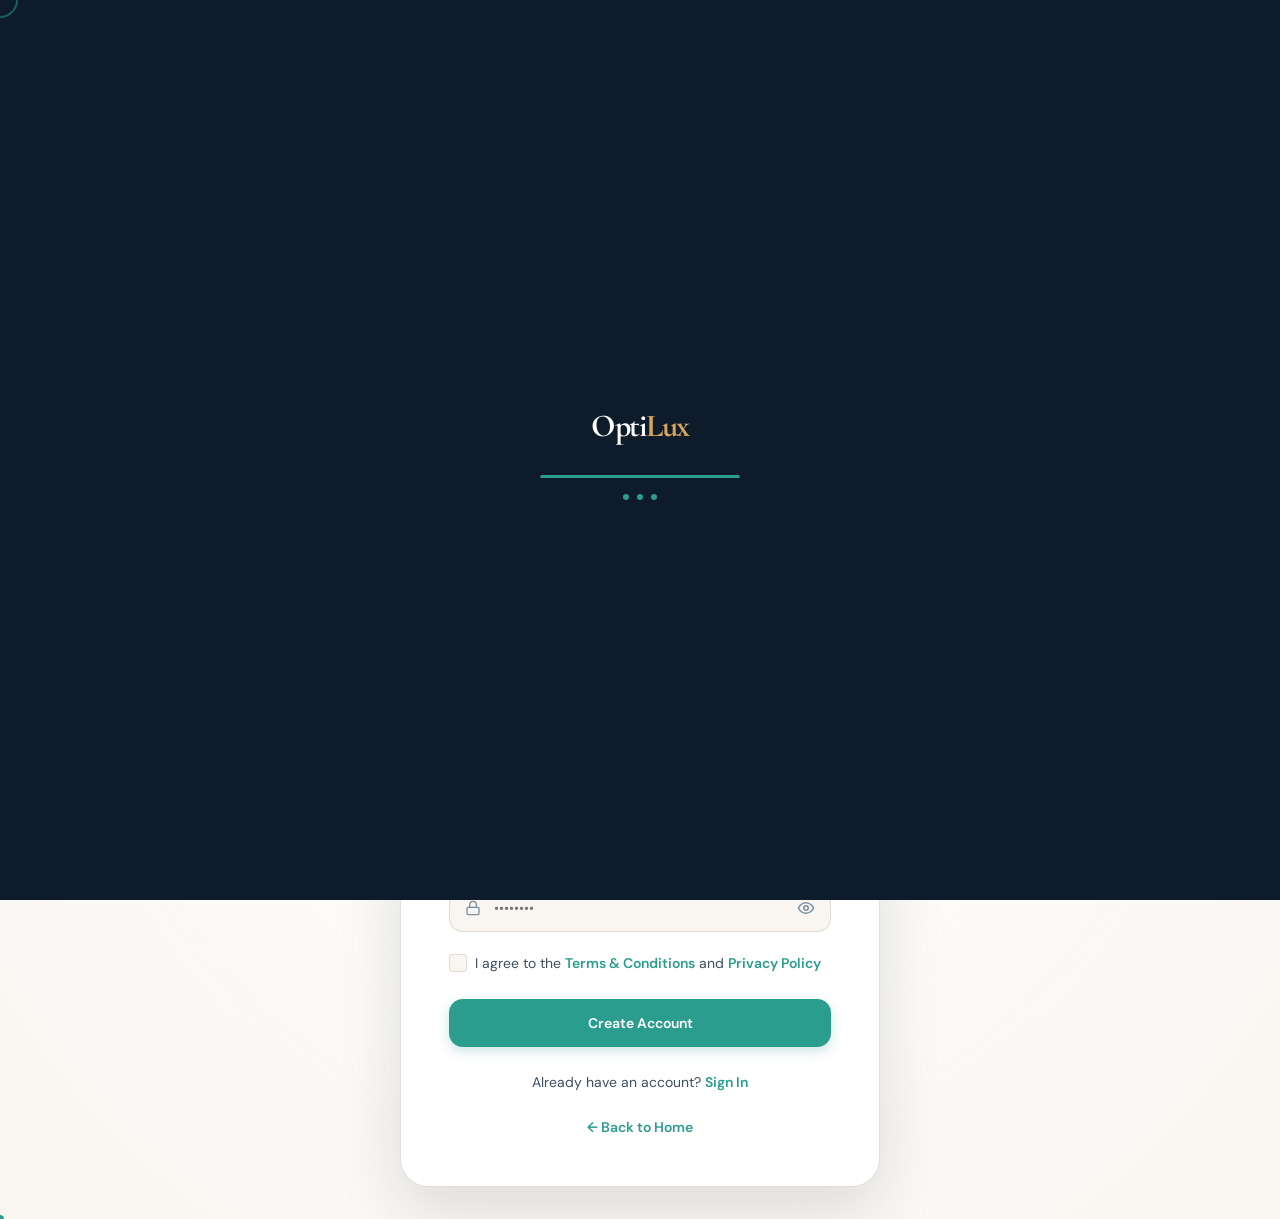
<file: signup.html>
<!DOCTYPE html>
<html lang="en" dir="ltr" data-theme="light">
<head>
  <meta charset="UTF-8" />
  <meta name="viewport" content="width=device-width, initial-scale=1.0" />
  <title>Create Account — OptiLux Patient Portal</title>
  <meta name="description" content="Create your free OptiLux account to schedule eye consultations, access digital prescriptions, and view order history." />
  <link rel="stylesheet" href="assets/css/style.css" />
  <link rel="stylesheet" href="assets/css/responsive.css" />
  <style>
    /* Premium Auth Styles */
    .auth-page-wrapper {
      min-height: 100vh;
      display: flex;
      flex-direction: column;
      background: radial-gradient(circle at 50% 50%, var(--bg-secondary) 0%, var(--bg-primary) 100%);
      transition: background 0.3s ease;
      padding-top: var(--nav-height);
    }

    .auth-main {
      flex: 1;
      display: flex;
      align-items: center;
      justify-content: center;
      padding: var(--space-8) var(--space-4);
    }

    .auth-card {
      background: var(--bg-secondary);
      border: 1px solid var(--border-color);
      border-radius: var(--radius-2xl);
      box-shadow: var(--shadow-xl);
      width: 100%;
      max-width: 480px;
      padding: clamp(1.5rem, 5vw, 3rem);
      text-align: center;
      transition: var(--transition-base);
    }

    .auth-card-badge {
      display: inline-block;
      font-size: 0.7rem;
      font-weight: 700;
      text-transform: uppercase;
      letter-spacing: 0.15em;
      color: var(--sapphire);
      background: rgba(42, 157, 143, 0.08);
      padding: var(--space-1) var(--space-3);
      border-radius: var(--radius-full);
      margin-bottom: var(--space-3);
    }

    .auth-card-title {
      font-family: var(--font-display);
      font-size: var(--text-3xl);
      font-weight: 700;
      color: var(--text-primary);
      margin-bottom: var(--space-2);
    }

    .auth-card-subtitle {
      font-size: var(--text-sm);
      color: var(--text-secondary);
      margin-bottom: var(--space-8);
      line-height: 1.5;
    }

    /* Social Buttons */
    .social-auth-grid {
      display: grid;
      grid-template-columns: 1fr 1fr;
      gap: var(--space-4);
      margin-bottom: var(--space-6);
    }

    .btn-social-premium {
      display: inline-flex;
      align-items: center;
      justify-content: center;
      gap: var(--space-2);
      height: 48px;
      border-radius: var(--radius-lg);
      border: 1px solid var(--border-color);
      background: var(--bg-primary);
      color: var(--text-primary);
      font-size: var(--text-sm);
      font-weight: 600;
      transition: var(--transition-fast);
      cursor: pointer;
      width: 100%;
    }

    .btn-social-premium:hover {
      background: var(--bg-tertiary);
      border-color: var(--silver-dark);
      transform: translateY(-1px);
    }

    .btn-social-premium:active {
      transform: translateY(0);
    }

    /* Email Divider */
    .auth-divider {
      display: flex;
      align-items: center;
      text-align: center;
      color: var(--text-muted);
      font-size: var(--text-xs);
      font-weight: 600;
      letter-spacing: 0.1em;
      text-transform: uppercase;
      margin: var(--space-6) 0;
    }

    .auth-divider::before,
    .auth-divider::after {
      content: '';
      flex: 1;
      border-bottom: 1px solid var(--border-color);
    }

    .auth-divider::before {
      margin-right: var(--space-4);
    }

    .auth-divider::after {
      margin-left: var(--space-4);
    }

    /* Form Groups */
    .form-group-premium {
      margin-bottom: var(--space-5);
      text-align: left;
    }

    [dir="rtl"] .form-group-premium {
      text-align: right;
    }

    .form-row-premium {
      display: grid;
      grid-template-columns: 1fr 1fr;
      gap: var(--space-4);
    }

    .form-label-premium {
      display: block;
      font-size: var(--text-xs);
      font-weight: 600;
      text-transform: uppercase;
      letter-spacing: 0.05em;
      color: var(--text-secondary);
      margin-bottom: var(--space-2);
    }

    .input-icon-wrap-premium {
      position: relative;
      display: flex;
      align-items: center;
    }

    .input-icon-premium {
      position: absolute;
      margin-inline-start: var(--space-4);
      color: var(--text-muted);
      pointer-events: none;
      display: flex;
      align-items: center;
    }

    .form-input-premium {
      width: 100%;
      height: 48px;
      padding-inline-start: 2.75rem;
      padding-inline-end: var(--space-4);
      border-radius: var(--radius-lg);
      border: 1px solid var(--border-color);
      background: var(--bg-primary);
      color: var(--text-primary);
      font-size: var(--text-sm);
      transition: var(--transition-base);
    }

    .form-input-premium:focus {
      border-color: var(--sapphire);
      box-shadow: 0 0 0 4px rgba(42, 157, 143, 0.12);
      background: var(--bg-secondary);
    }

    [dir="rtl"] .form-input-premium {
      padding-inline-start: 2.75rem;
      padding-inline-end: var(--space-4);
    }

    /* Password Toggle Icon */
    .input-toggle-premium {
      position: absolute;
      margin-inline-end: var(--space-4);
      inset-inline-end: 0;
      color: var(--text-muted);
      background: none;
      border: none;
      cursor: pointer;
      padding: 0;
      display: flex;
      align-items: center;
      justify-content: center;
      transition: color 0.2s;
    }

    [dir="rtl"] .input-toggle-premium {
      margin-inline-end: 0;
      margin-inline-start: var(--space-4);
      inset-inline-end: auto;
      inset-inline-start: 0;
    }

    .input-toggle-premium:hover {
      color: var(--text-primary);
    }

    /* Custom Checkbox */
    .checkbox-row {
      display: flex;
      justify-content: flex-start;
      align-items: flex-start;
      margin-bottom: var(--space-6);
      font-size: var(--text-sm);
      text-align: left;
    }

    [dir="rtl"] .checkbox-row {
      text-align: right;
    }

    .checkbox-label-premium {
      display: flex;
      align-items: flex-start;
      gap: var(--space-2);
      color: var(--text-secondary);
      cursor: pointer;
      user-select: none;
    }

    .checkbox-label-premium input {
      position: absolute;
      opacity: 0;
      cursor: pointer;
      height: 0;
      width: 0;
    }

    .checkbox-custom {
      width: 18px;
      height: 18px;
      border: 1px solid var(--border-color);
      border-radius: var(--radius-sm);
      background: var(--bg-primary);
      display: flex;
      align-items: center;
      justify-content: center;
      transition: var(--transition-fast);
      color: #fff;
      font-size: 0.75rem;
      font-weight: 700;
      flex-shrink: 0;
      margin-top: 2px;
    }

    .checkbox-label-premium input:checked ~ .checkbox-custom {
      background: var(--sapphire);
      border-color: var(--sapphire);
    }

    .checkbox-custom::after {
      content: "✓";
      display: none;
    }

    .checkbox-label-premium input:checked ~ .checkbox-custom::after {
      display: block;
    }

    /* Password Strength Indicator */
    .strength-meter {
      margin-top: var(--space-2);
    }

    .strength-meter-bars {
      display: flex;
      gap: 4px;
      height: 4px;
    }

    .strength-bar {
      flex: 1;
      height: 100%;
      background: var(--border-color);
      border-radius: 2px;
      transition: background 0.3s ease;
    }

    /* Strength levels colors */
    .strength-bar.very-weak {
      background: var(--rose);
    }

    .strength-bar.weak {
      background: #E07A5F;
    }

    .strength-bar.medium {
      background: var(--cyan);
    }

    .strength-bar.strong {
      background: #81B29A;
    }

    .strength-bar.very-strong {
      background: var(--emerald-light);
    }

    .strength-label {
      display: block;
      font-size: var(--text-xs);
      color: var(--text-muted);
      margin-top: var(--space-1);
      font-weight: 500;
    }

    /* Passwords Match Label */
    .pw-match-label {
      display: none;
      font-size: var(--text-xs);
      margin-top: var(--space-1);
      font-weight: 500;
    }

    .pw-match-label.match {
      color: var(--emerald-light);
      display: block;
    }

    .pw-match-label.no-match {
      color: var(--rose);
      display: block;
    }

    /* Submit Button & Spinner */
    .btn-primary-premium {
      display: inline-flex;
      align-items: center;
      justify-content: center;
      gap: var(--space-2);
      width: 100%;
      height: 48px;
      background: var(--sapphire);
      color: #fff;
      border-radius: var(--radius-lg);
      font-size: var(--text-sm);
      font-weight: 600;
      transition: var(--transition-base);
      box-shadow: 0 4px 12px rgba(42, 157, 143, 0.25);
      position: relative;
      overflow: hidden;
    }

    .btn-primary-premium:hover:not(:disabled) {
      background: var(--sapphire-light);
      transform: translateY(-1px);
      box-shadow: 0 6px 16px rgba(42, 157, 143, 0.35);
    }

    .btn-primary-premium:active:not(:disabled) {
      transform: translateY(0);
    }

    .btn-primary-premium:disabled {
      background: var(--silver-dark);
      color: rgba(255, 255, 255, 0.6);
      cursor: not-allowed;
      box-shadow: none;
    }

    /* Spinner */
    .btn-spinner {
      width: 18px;
      height: 18px;
      border: 2px solid rgba(255, 255, 255, 0.3);
      border-top-color: #fff;
      border-radius: 50%;
      animation: btn-spin 0.6s linear infinite;
      display: none;
    }

    @keyframes btn-spin {
      to { transform: rotate(360deg); }
    }

    .btn-primary-premium.loading .btn-spinner {
      display: inline-block;
    }

    .btn-primary-premium.loading span {
      opacity: 0.7;
    }

    /* Link Styles */
    .auth-links-footer {
      margin-top: var(--space-6);
      font-size: var(--text-sm);
      color: var(--text-secondary);
    }

    .auth-links-footer a {
      color: var(--sapphire);
      font-weight: 600;
    }

    .auth-links-footer a:hover {
      text-decoration: underline;
    }

    /* Errors */
    .form-error {
      display: none;
      font-size: var(--text-xs);
      color: var(--rose);
      margin-top: var(--space-1);
      font-weight: 500;
    }

    /* Responsive */
    @media (max-width: 480px) {
      .social-auth-grid {
        grid-template-columns: 1fr;
      }
      .form-row-premium {
        grid-template-columns: 1fr;
        gap: 0;
      }
    }
  </style>
  <link rel="icon" type="image/png" href="assets/images/favicon.png">
  <link rel="shortcut icon" href="assets/images/favicon.png" type="image/png">
  <link rel="apple-touch-icon" href="assets/images/favicon.png">
</head>
<body>
  <!-- Preloader -->
  <div id="preloader">
    <div class="preloader-inner">
      <div class="preloader-logo">Opti<span>Lux</span></div>
      <div class="preloader-bar"><div class="preloader-bar-fill"></div></div>
      <div class="preloader-dots"><div class="preloader-dot"></div><div class="preloader-dot"></div><div class="preloader-dot"></div></div>
    </div>
  </div>
  
  <!-- Page Progress -->
  <div id="page-progress"></div>

  <div class="auth-page-wrapper">
    <!-- ═══ MINIMAL NAVBAR ═══ -->
    <nav class="navbar" role="navigation" aria-label="Authentication navigation">
      <div class="container nav-inner">
        <a href="index.html" class="nav-logo" aria-label="OptiLux Home">
          <div class="nav-logo-icon">
            <svg width="26" height="26" viewBox="0 0 24 24" fill="none" stroke="currentColor" stroke-width="2"><circle cx="6" cy="12" r="4"/><circle cx="18" cy="12" r="4"/><path d="M10 12h4"/><path d="M2 12h0.5"/><path d="M21.5 12h0.5"/></svg>
          </div>
          <div>
            <span class="nav-logo-text">Opti<span>Lux</span></span>
            <span class="nav-logo-sub">Precision Eyewear</span>
          </div>
        </a>

        <div class="nav-actions">
          <button class="nav-icon-btn" data-theme-toggle title="Toggle Dark Mode" aria-label="Toggle theme">
            <span class="icon-moon"><svg width="18" height="18" viewBox="0 0 24 24" fill="none" stroke="currentColor" stroke-width="2" stroke-linecap="round" stroke-linejoin="round"><path d="M12 3a6 6 0 0 0 9 9 9 9 0 1 1-9-9Z"/></svg></span>
            <span class="icon-sun" style="display:none"><svg width="18" height="18" viewBox="0 0 24 24" fill="none" stroke="currentColor" stroke-width="2" stroke-linecap="round" stroke-linejoin="round"><circle cx="12" cy="12" r="4"/><path d="M12 2v2"/><path d="M12 20v2"/><path d="m4.93 4.93 1.41 1.41"/><path d="m17.66 17.66 1.41 1.41"/><path d="M2 12h2"/><path d="M20 12h2"/><path d="m6.34 17.66-1.41 1.41"/><path d="m19.07 4.93-1.41 1.41"/></svg></span>
          </button>
          <button class="nav-icon-btn" data-rtl-toggle title="Toggle RTL" aria-label="Toggle RTL">RTL</button>
        </div>
      </div>
    </nav>

    <!-- ═══ MAIN AUTH SECTION ═══ -->
    <main class="auth-main" role="main">
      <div class="auth-card">
        <span class="auth-card-badge">Client Registration</span>
        <h2 class="auth-card-title">Create Your Account</h2>
        <p class="auth-card-subtitle">Join OptiLux and enjoy premium optical services, appointment management and personalized vision care.</p>

        <!-- Social Login buttons -->
        <div class="social-auth-grid">
          <a href="https://google.com" target="_blank" rel="noopener noreferrer" class="btn-social-premium" aria-label="Sign in with Google">
            <svg width="18" height="18" viewBox="0 0 24 24" xmlns="http://www.w3.org/2000/svg">
              <path d="M22.56 12.25c0-.78-.07-1.53-.2-2.25H12v4.26h5.92c-.26 1.37-1.04 2.53-2.21 3.31v2.77h3.57c2.08-1.92 3.28-4.74 3.28-8.09z" fill="#4285F4"/>
              <path d="M12 23c2.97 0 5.46-.98 7.28-2.66l-3.57-2.77c-.98.66-2.23 1.06-3.71 1.06-2.86 0-5.29-1.93-6.16-4.53H2.18v2.84C3.99 20.53 7.7 23 12 23z" fill="#34A853"/>
              <path d="M5.84 14.09c-.22-.66-.35-1.36-.35-2.09s.13-1.43.35-2.09V7.06H2.18C1.43 8.55 1 10.22 1 12s.43 3.45 1.18 4.94l2.85-2.22.81-.63z" fill="#FBBC05"/>
              <path d="M12 5.38c1.62 0 3.06.56 4.21 1.64l3.15-3.15C17.45 2.09 14.97 1 12 1 7.7 1 3.99 3.47 2.18 7.06l3.66 2.84c.87-2.6 3.3-4.53 6.16-4.53z" fill="#EA4335"/>
            </svg>
            <span>Google</span>
          </a>
          <a href="https://apple.com" target="_blank" rel="noopener noreferrer" class="btn-social-premium" aria-label="Sign in with Apple">
            <svg width="18" height="18" viewBox="0 0 24 24" fill="currentColor" xmlns="http://www.w3.org/2000/svg">
              <path d="M18.71 19.5c-.83 1.24-1.71 2.45-3.05 2.47-1.34.03-1.77-.79-3.29-.79-1.53 0-2 .77-3.27.82-1.31.05-2.3-1.32-3.14-2.53C4.25 17 2.94 12.45 4.7 9.39c.87-1.52 2.43-2.48 4.12-2.51 1.28-.02 2.5.87 3.29.87.78 0 2.26-1.07 3.81-.91.65.03 2.47.26 3.64 1.98-.09.06-2.17 1.28-2.15 3.81.03 3.02 2.65 4.03 2.68 4.04-.03.07-.42 1.44-1.38 2.83M15.97 4.17c.66-.81 1.11-1.93.99-3.06-1 .04-2.2.67-2.92 1.49-.62.71-1.16 1.85-1.01 2.96 1.12.09 2.25-.56 2.94-1.39z"/>
            </svg>
            <span>Apple</span>
          </a>
        </div>

        <!-- Divider -->
        <div class="auth-divider">Or register with email</div>

        <!-- Signup Form -->
        <form data-form="signup" novalidate>
          <div class="form-row-premium">
            <div class="form-group-premium">
              <label class="form-label-premium" for="su-fname">First Name *</label>
              <input type="text" id="su-fname" class="form-input-premium" placeholder="First name" autocomplete="given-name" />
              <div class="form-error" id="fname-error"></div>
            </div>
            <div class="form-group-premium">
              <label class="form-label-premium" for="su-lname">Last Name *</label>
              <input type="text" id="su-lname" class="form-input-premium" placeholder="Last name" autocomplete="family-name" />
              <div class="form-error" id="lname-error"></div>
            </div>
          </div>

          <div class="form-group-premium">
            <label class="form-label-premium" for="su-email">Email Address *</label>
            <div class="input-icon-wrap-premium">
              <span class="input-icon-premium">
                <svg width="16" height="16" viewBox="0 0 24 24" fill="none" stroke="currentColor" stroke-width="2"><path d="M4 4h16c1.1 0 2 .9 2 2v12c0 1.1-.9 2-2 2H4c-1.1 0-2-.9-2-2V6c0-1.1.9-2 2-2z"/><polyline points="22,6 12,13 2,6"/></svg>
              </span>
              <input type="email" id="su-email" class="form-input-premium" placeholder="you@domain.com" autocomplete="email" />
            </div>
            <div class="form-error" id="email-error"></div>
          </div>

          <div class="form-group-premium">
            <label class="form-label-premium" for="su-phone">Phone Number *</label>
            <div class="input-icon-wrap-premium">
              <span class="input-icon-premium">
                <svg width="16" height="16" viewBox="0 0 24 24" fill="none" stroke="currentColor" stroke-width="2"><path d="M22 16.92v3a2 2 0 0 1-2.18 2 19.79 19.79 0 0 1-8.63-3.07 19.5 19.5 0 0 1-6-6 19.79 19.79 0 0 1-3.07-8.67A2 2 0 0 1 4.11 2h3a2 2 0 0 1 2 1.72 12.84 12.84 0 0 0 .7 2.81 2 2 0 0 1-.45 2.11L8.09 9.91a16 16 0 0 0 6 6l1.27-1.27a2 2 0 0 1 2.11-.45 12.84 12.84 0 0 0 2.81.7A2 2 0 0 1 22 16.92z"/></svg>
              </span>
              <input type="tel" id="su-phone" class="form-input-premium" placeholder="+91 98765 43210" autocomplete="tel" />
            </div>
            <div class="form-error" id="phone-error"></div>
          </div>

          <div class="form-group-premium">
            <label class="form-label-premium" for="su-pw">Password *</label>
            <div class="input-icon-wrap-premium">
              <span class="input-icon-premium">
                <svg width="16" height="16" viewBox="0 0 24 24" fill="none" stroke="currentColor" stroke-width="2"><rect x="3" y="11" width="18" height="11" rx="2" ry="2"/><path d="M7 11V7a5 5 0 0 1 10 0v4"/></svg>
              </span>
              <input type="password" id="su-pw" class="form-input-premium" placeholder="••••••••" autocomplete="new-password" />
              <button type="button" class="input-toggle-premium" id="su-pw-toggle" aria-label="Toggle password visibility">
                <svg width="18" height="18" viewBox="0 0 24 24" fill="none" stroke="currentColor" stroke-width="2" stroke-linecap="round" stroke-linejoin="round" class="eye-icon-open"><path d="M2 12s3-7 10-7 10 7 10 7-3 7-10 7-10-7-10-7Z"/><circle cx="12" cy="12" r="3"/></svg>
                <svg width="18" height="18" viewBox="0 0 24 24" fill="none" stroke="currentColor" stroke-width="2" stroke-linecap="round" stroke-linejoin="round" class="eye-icon-closed" style="display:none"><path d="M9.88 9.88a3 3 0 1 0 4.24 4.24"/><path d="M10.73 5.08A10.43 10.43 0 0 1 12 5c7 0 10 7 10 7a13.16 13.16 0 0 1-1.67 2.68"/><path d="M6.61 6.61A13.52 13.52 0 0 0 2 12s3 7 10 7a9.74 9.74 0 0 0 5.39-1.61"/><line x1="2" y1="2" x2="22" y2="22"/></svg>
              </button>
            </div>
            <div class="form-error" id="pw-error"></div>

            <!-- Password Strength Meter -->
            <div class="strength-meter">
              <div class="strength-meter-bars">
                <div class="strength-bar"></div>
                <div class="strength-bar"></div>
                <div class="strength-bar"></div>
                <div class="strength-bar"></div>
                <div class="strength-bar"></div>
              </div>
              <span class="strength-label">Password Strength</span>
            </div>
          </div>

          <div class="form-group-premium">
            <label class="form-label-premium" for="su-confirm-pw">Confirm Password *</label>
            <div class="input-icon-wrap-premium">
              <span class="input-icon-premium">
                <svg width="16" height="16" viewBox="0 0 24 24" fill="none" stroke="currentColor" stroke-width="2"><rect x="3" y="11" width="18" height="11" rx="2" ry="2"/><path d="M7 11V7a5 5 0 0 1 10 0v4"/></svg>
              </span>
              <input type="password" id="su-confirm-pw" class="form-input-premium" placeholder="••••••••" autocomplete="new-password" />
              <button type="button" class="input-toggle-premium" id="su-confirm-pw-toggle" aria-label="Toggle password visibility">
                <svg width="18" height="18" viewBox="0 0 24 24" fill="none" stroke="currentColor" stroke-width="2" stroke-linecap="round" stroke-linejoin="round" class="eye-icon-open"><path d="M2 12s3-7 10-7 10 7 10 7-3 7-10 7-10-7-10-7Z"/><circle cx="12" cy="12" r="3"/></svg>
                <svg width="18" height="18" viewBox="0 0 24 24" fill="none" stroke="currentColor" stroke-width="2" stroke-linecap="round" stroke-linejoin="round" class="eye-icon-closed" style="display:none"><path d="M9.88 9.88a3 3 0 1 0 4.24 4.24"/><path d="M10.73 5.08A10.43 10.43 0 0 1 12 5c7 0 10 7 10 7a13.16 13.16 0 0 1-1.67 2.68"/><path d="M6.61 6.61A13.52 13.52 0 0 0 2 12s3 7 10 7a9.74 9.74 0 0 0 5.39-1.61"/><line x1="2" y1="2" x2="22" y2="22"/></svg>
              </button>
            </div>
            <div class="form-error" id="confirm-pw-error"></div>
            <div class="pw-match-label" id="confirm-pw-match"></div>
          </div>

          <div class="checkbox-row">
            <label class="checkbox-label-premium" for="terms-agree">
              <input type="checkbox" id="terms-agree" />
              <span class="checkbox-custom"></span>
              <span>I agree to the <a href="terms.html" target="_blank" style="color:var(--sapphire);font-weight:600">Terms &amp; Conditions</a> and <a href="privacy-policy.html" target="_blank" style="color:var(--sapphire);font-weight:600">Privacy Policy</a></span>
            </label>
          </div>
          <div class="form-error" id="terms-error" style="text-align:left;margin-bottom:var(--space-4)"></div>

          <button type="submit" class="btn-primary-premium">
            <span class="btn-spinner"></span>
            <span>Create Account</span>
          </button>
        </form>

        <div class="auth-links-footer">
          Already have an account? <a href="login.html">Sign In</a>
          <br><br>
          <a href="index.html">← Back to Home</a>
        </div>
      </div>
    </main>
  </div>

  <script src="assets/js/main.js"></script>
  <script>
    document.addEventListener('DOMContentLoaded', () => {
      const form = document.querySelector('form[data-form="signup"]');
      const suFname = document.getElementById('su-fname');
      const suLname = document.getElementById('su-lname');
      const suEmail = document.getElementById('su-email');
      const suPhone = document.getElementById('su-phone');
      const suPw = document.getElementById('su-pw');
      const suConfirmPw = document.getElementById('su-confirm-pw');
      const suTerms = document.getElementById('terms-agree');
      const submitBtn = form.querySelector('button[type="submit"]');

      // Eye icon toggling for Password
      const suPwToggle = document.getElementById('su-pw-toggle');
      if (suPwToggle) {
        suPwToggle.addEventListener('click', () => {
          const isHidden = suPw.type === 'password';
          suPw.type = isHidden ? 'text' : 'password';
          
          const openIcon = suPwToggle.querySelector('.eye-icon-open');
          const closedIcon = suPwToggle.querySelector('.eye-icon-closed');
          if (openIcon && closedIcon) {
            openIcon.style.display = isHidden ? 'none' : 'inline-block';
            closedIcon.style.display = isHidden ? 'inline-block' : 'none';
          }
        });
      }

      // Eye icon toggling for Confirm Password
      const suConfirmPwToggle = document.getElementById('su-confirm-pw-toggle');
      if (suConfirmPwToggle) {
        suConfirmPwToggle.addEventListener('click', () => {
          const isHidden = suConfirmPw.type === 'password';
          suConfirmPw.type = isHidden ? 'text' : 'password';
          
          const openIcon = suConfirmPwToggle.querySelector('.eye-icon-open');
          const closedIcon = suConfirmPwToggle.querySelector('.eye-icon-closed');
          if (openIcon && closedIcon) {
            openIcon.style.display = isHidden ? 'none' : 'inline-block';
            closedIcon.style.display = isHidden ? 'inline-block' : 'none';
          }
        });
      }

      // Password Strength Calculation
      const checkStrength = (pw) => {
        let score = 0;
        if (!pw) return 0;
        if (pw.length >= 8) score++;
        if (/[A-Z]/,test(pw)) { score++; } // wait, check regex
        // Let's rewrite safely below
        return score;
      };

      const calculateStrength = (pw) => {
        let score = 0;
        if (!pw) return 0;
        if (pw.length >= 8) score++;
        if (/[A-Z]/.test(pw)) score++;
        if (/[a-z]/.test(pw)) score++;
        if (/[0-9]/.test(pw)) score++;
        if (/[^A-Za-z0-9]/.test(pw)) score++;
        return score;
      };

      const strengthClasses = ['', 'very-weak', 'weak', 'medium', 'strong', 'very-strong'];
      const strengthLabels = ['', 'Very Weak', 'Weak', 'Medium', 'Strong', 'Very Strong'];

      const updateStrengthMeter = () => {
        const val = suPw.value;
        const score = calculateStrength(val);
        const bars = document.querySelectorAll('.strength-bar');
        const label = document.querySelector('.strength-label');

        bars.forEach((bar, i) => {
          bar.className = 'strength-bar';
          if (val && i < score) {
            bar.classList.add(strengthClasses[score]);
          }
        });

        if (label) {
          label.textContent = val ? `Password Strength: ${strengthLabels[score]}` : 'Password Strength';
        }

        return score;
      };

      suPw.addEventListener('input', () => {
        updateStrengthMeter();
        validateConfirmPassword();
      });

      // Confirm Password Validation
      const matchLabel = document.getElementById('confirm-pw-match');

      const validateConfirmPassword = () => {
        const pw = suPw.value;
        const confirmPw = suConfirmPw.value;

        if (!confirmPw) {
          matchLabel.className = 'pw-match-label';
          matchLabel.style.display = 'none';
          return false;
        }

        if (pw === confirmPw) {
          matchLabel.textContent = 'Passwords Match';
          matchLabel.className = 'pw-match-label match';
          return true;
        } else {
          matchLabel.textContent = 'Passwords Do Not Match';
          matchLabel.className = 'pw-match-label no-match';
          return false;
        }
      };

      suConfirmPw.addEventListener('input', validateConfirmPassword);

      // Standard Form Validation Helpers
      const showError = (input, msg) => {
        input.classList.add('error');
        const group = input.closest('.form-group-premium') || input.closest('.checkbox-row').parentElement;
        const errEl = group.querySelector('.form-error');
        if (errEl) {
          errEl.textContent = msg;
          errEl.style.display = 'block';
        }
      };

      const clearError = (input) => {
        input.classList.remove('error');
        const group = input.closest('.form-group-premium') || input.closest('.checkbox-row').parentElement;
        const errEl = group.querySelector('.form-error');
        if (errEl) {
          errEl.style.display = 'none';
        }
      };

      const validateEmail = (email) => {
        return /^[^\s@]+@[^\s@]+\.[^\s@]+$/.test(email);
      };

      const validatePhone = (phone) => {
        return /^[\d\s\+\-\(\)]{7,15}$/.test(phone);
      };

      // Submit Interceptor
      form.addEventListener('submit', (e) => {
        e.preventDefault();
        e.stopImmediatePropagation();

        let formValid = true;

        // Validate First Name
        if (!suFname.value.trim()) {
          showError(suFname, 'First Name is required');
          formValid = false;
        } else {
          clearError(suFname);
        }

        // Validate Last Name
        if (!suLname.value.trim()) {
          showError(suLname, 'Last Name is required');
          formValid = false;
        } else {
          clearError(suLname);
        }

        // Validate Email
        if (!suEmail.value.trim()) {
          showError(suEmail, 'Email Address is required');
          formValid = false;
        } else if (!validateEmail(suEmail.value.trim())) {
          showError(suEmail, 'Please enter a valid email address');
          formValid = false;
        } else {
          clearError(suEmail);
        }

        // Validate Phone
        if (!suPhone.value.trim()) {
          showError(suPhone, 'Phone Number is required');
          formValid = false;
        } else if (!validatePhone(suPhone.value.trim())) {
          showError(suPhone, 'Please enter a valid phone number');
          formValid = false;
        } else {
          clearError(suPhone);
        }

        // Validate Password Strength
        const score = calculateStrength(suPw.value);
        if (!suPw.value) {
          showError(suPw, 'Password is required');
          formValid = false;
        } else if (score < 4) {
          showError(suPw, 'Please enter a stronger password (must be at least Strong)');
          formValid = false;
        } else {
          clearError(suPw);
        }

        // Validate Confirm Password
        if (!suConfirmPw.value) {
          showError(suConfirmPw, 'Confirm Password is required');
          formValid = false;
        } else if (!validateConfirmPassword()) {
          formValid = false;
        } else {
          clearError(suConfirmPw);
        }

        // Validate Checkbox Terms
        if (!suTerms.checked) {
          const termsErrEl = document.getElementById('terms-error');
          if (termsErrEl) {
            termsErrEl.textContent = 'You must accept the Terms & Conditions';
            termsErrEl.style.display = 'block';
          }
          formValid = false;
        } else {
          const termsErrEl = document.getElementById('terms-error');
          if (termsErrEl) {
            termsErrEl.style.display = 'none';
          }
        }

        if (!formValid) return;

        // Trigger loading state
        submitBtn.disabled = true;
        submitBtn.classList.add('loading');
        const btnText = submitBtn.querySelector('span:not(.btn-spinner)');
        const originalText = btnText.textContent;
        btnText.textContent = 'Creating Account...';

        setTimeout(() => {
          // Revert loading state
          submitBtn.disabled = false;
          submitBtn.classList.remove('loading');
          btnText.textContent = originalText;

          // Show success Toast using existing Toast notification
          if (window.OptiLuxToast) {
            window.OptiLuxToast.show('Account created! Welcome to OptiLux.', 'success');
          }

          // Reset form
          form.reset();
          updateStrengthMeter();
          matchLabel.className = 'pw-match-label';
          matchLabel.style.display = 'none';
        }, 1500);
      });
    });
  </script>
</body>
</html>
</file>
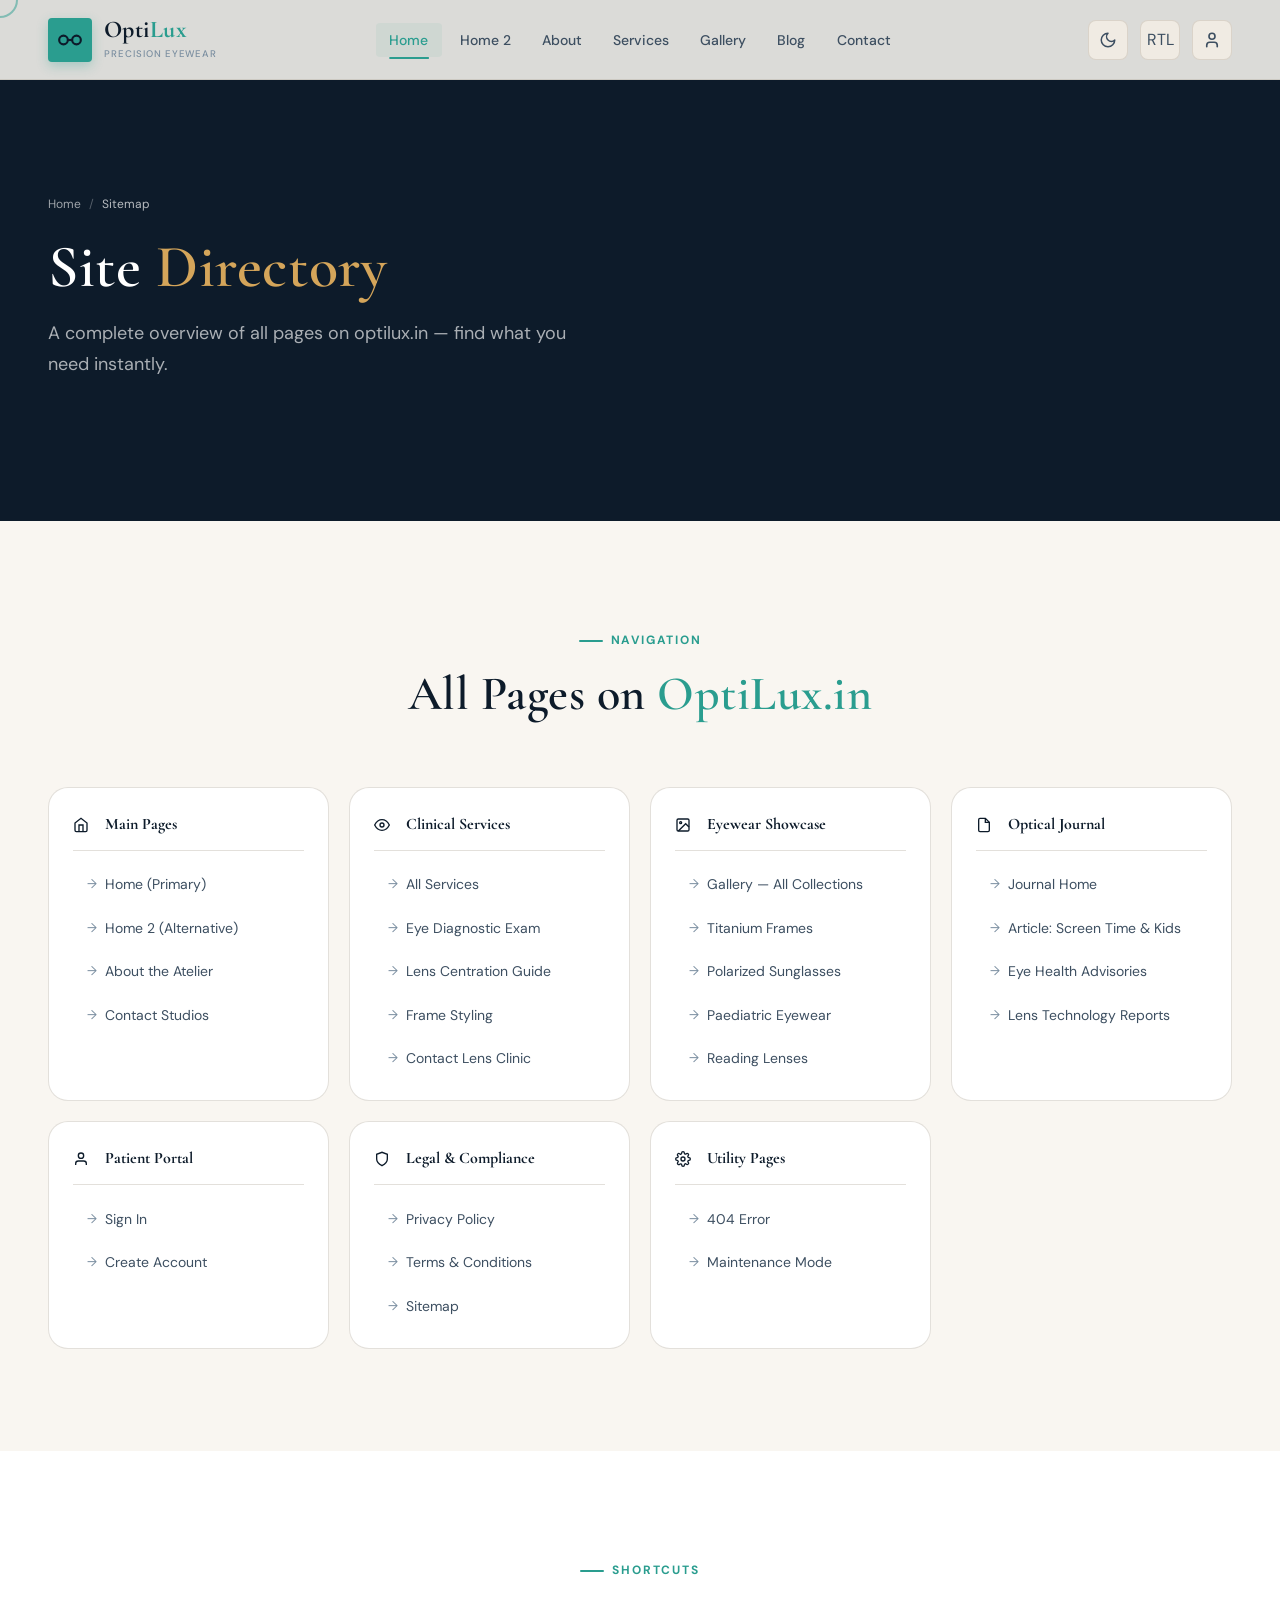
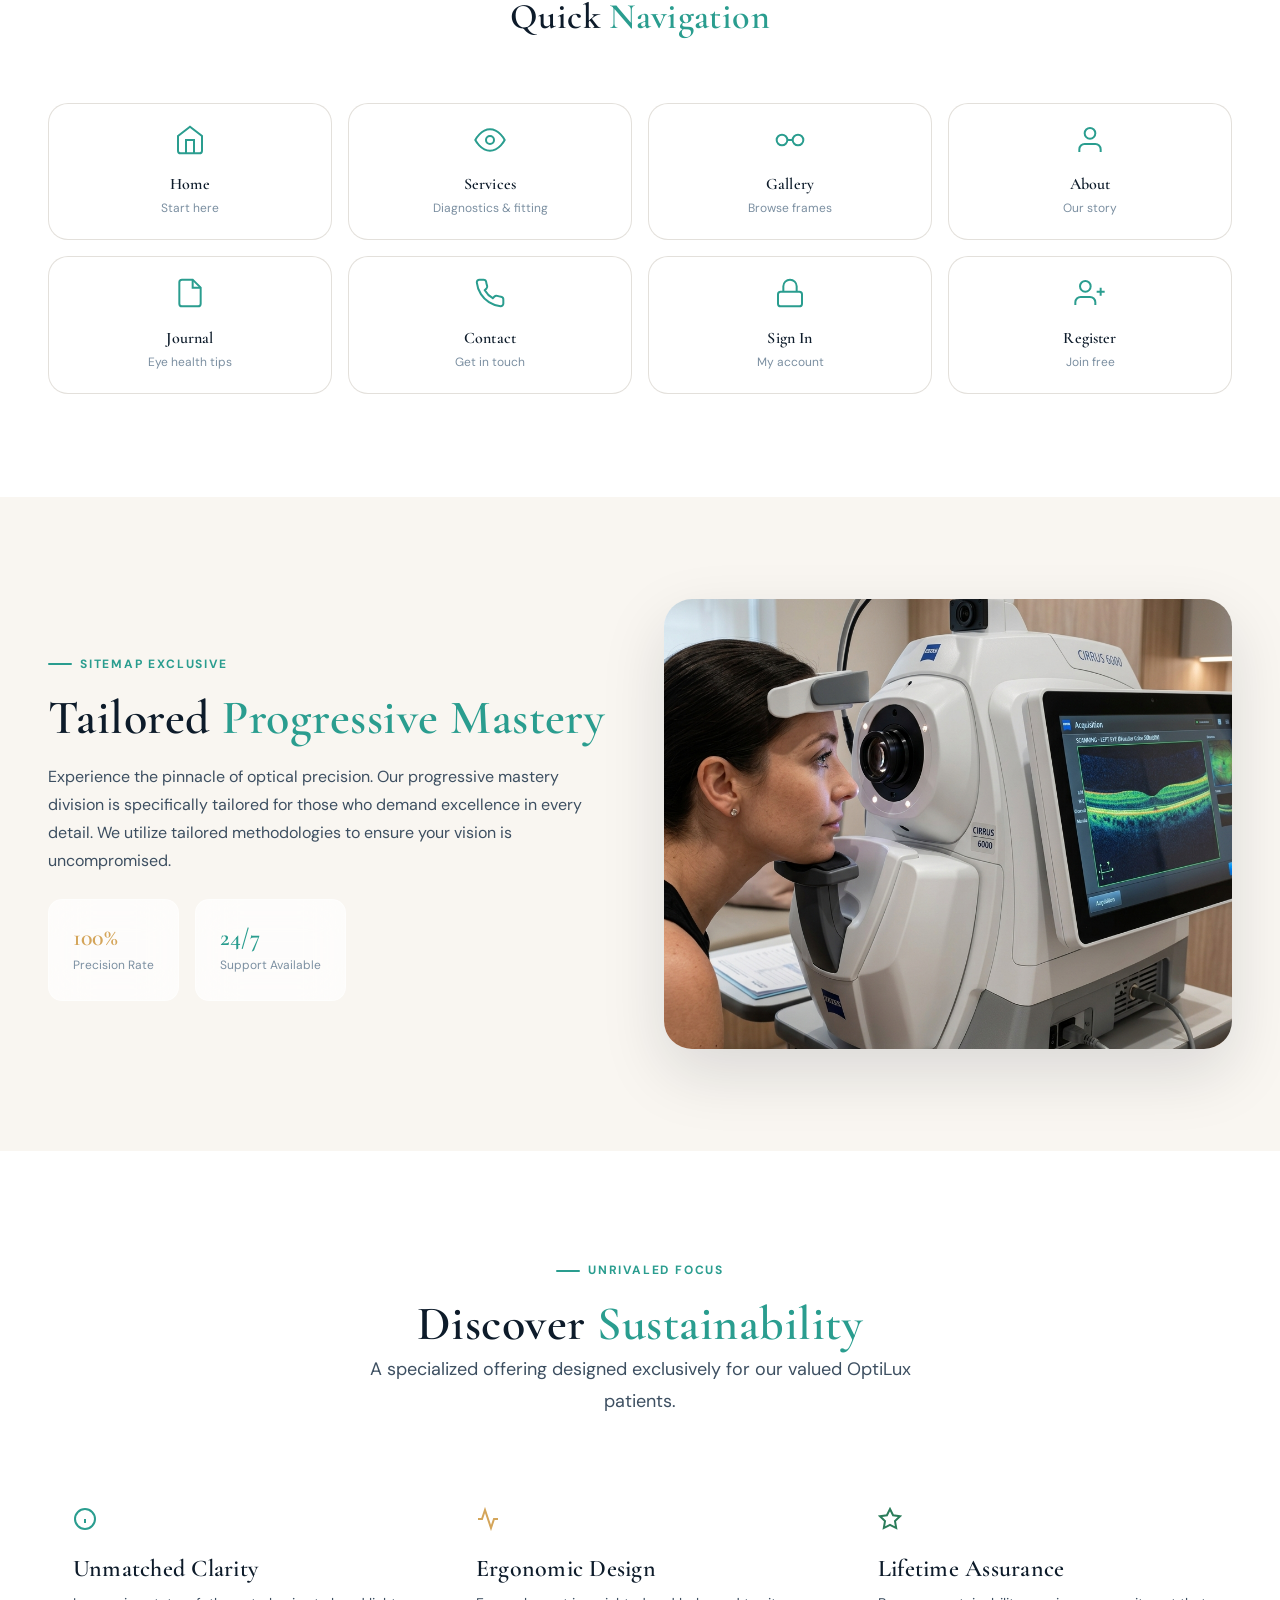
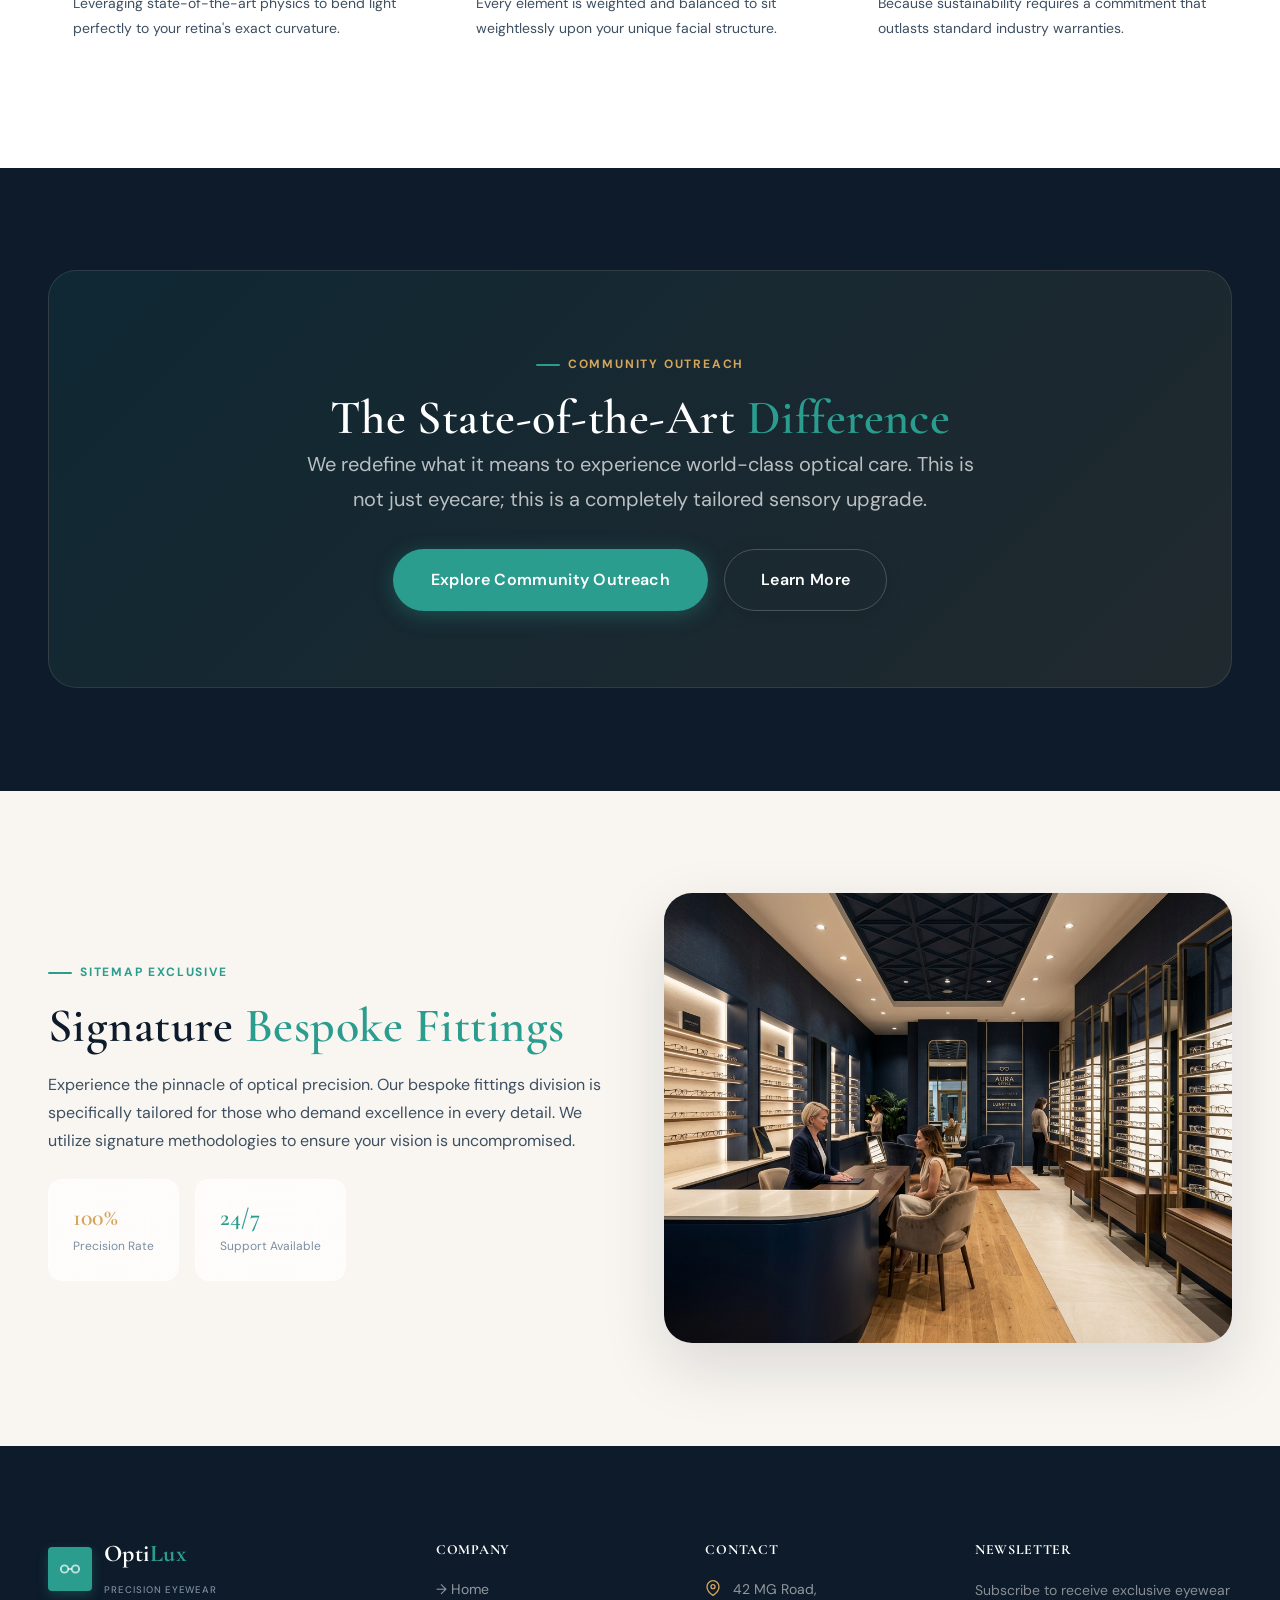
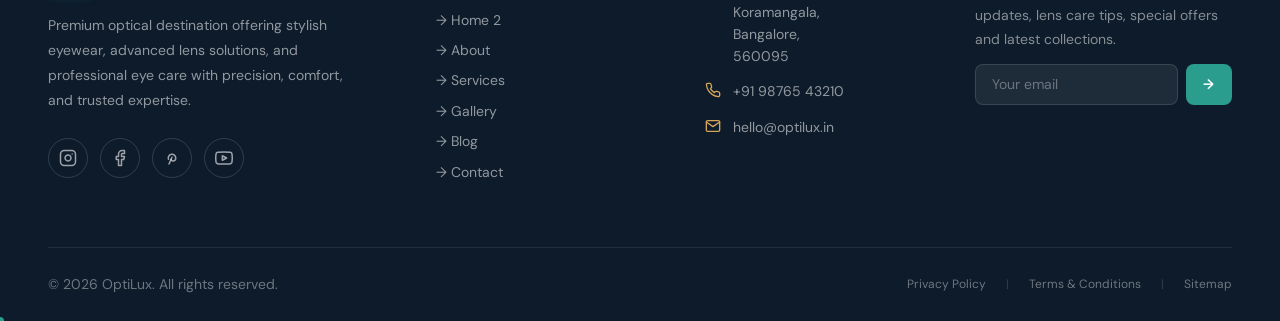
<file: sitemap.html>
<!DOCTYPE html>
<html lang="en" dir="ltr" data-theme="light">
<head>
  <meta charset="UTF-8" />
  <meta name="viewport" content="width=device-width, initial-scale=1.0" />
  <title>Sitemap — OptiLux Precision Eyewear</title>
  <meta name="description" content="OptiLux Sitemap — complete directory of all pages on our optical atelier website." />
  <link rel="stylesheet" href="assets/css/style.css" />
  <link rel="stylesheet" href="assets/css/responsive.css" />
  <link rel="icon" type="image/png" href="assets/images/favicon.png">
  <link rel="shortcut icon" href="assets/images/favicon.png" type="image/png">
  <link rel="apple-touch-icon" href="assets/images/favicon.png">
</head>
<body>
<div id="preloader"><div class="preloader-inner"><div class="preloader-logo">Opti<span>Lux</span></div><div class="preloader-bar"><div class="preloader-bar-fill"></div></div><div class="preloader-dots"><div class="preloader-dot"></div><div class="preloader-dot"></div><div class="preloader-dot"></div></div></div></div>
<div id="page-progress"></div>

  <!-- ═══ NAVBAR ═══ -->
  <nav class="navbar" role="navigation" aria-label="Main navigation">
    <div class="container nav-inner">
      <a href="index.html" class="nav-logo" aria-label="OptiLux Home">
        <div class="nav-logo-icon">
          <svg width="26" height="26" viewBox="0 0 24 24" fill="none" stroke="currentColor" stroke-width="2"><circle cx="6" cy="12" r="4"/><circle cx="18" cy="12" r="4"/><path d="M10 12h4"/><path d="M2 12h0.5"/><path d="M21.5 12h0.5"/></svg>
        </div>
        <div>
          <span class="nav-logo-text">Opti<span>Lux</span></span>
          <span class="nav-logo-sub">Precision Eyewear</span>
        </div>
      </a>

      <ul class="nav-links" role="list">
        <li><a href="index.html" class="nav-link">Home</a></li>
        <li><a href="home2.html" class="nav-link">Home 2</a></li>
        <li><a href="about.html" class="nav-link">About</a></li>
        <li><a href="services.html" class="nav-link">Services</a></li>
        <li><a href="gallery.html" class="nav-link">Gallery</a></li>
        <li><a href="blog.html" class="nav-link">Blog</a></li>
        <li><a href="contact.html" class="nav-link">Contact</a></li>
      </ul>

      <div class="nav-actions">
        <button class="nav-icon-btn" data-theme-toggle title="Toggle Dark Mode" aria-label="Toggle theme">
          <span class="icon-moon"><svg width="18" height="18" viewBox="0 0 24 24" fill="none" stroke="currentColor" stroke-width="2" stroke-linecap="round" stroke-linejoin="round"><path d="M12 3a6 6 0 0 0 9 9 9 9 0 1 1-9-9Z"/></svg></span>
          <span class="icon-sun" style="display:none"><svg width="18" height="18" viewBox="0 0 24 24" fill="none" stroke="currentColor" stroke-width="2" stroke-linecap="round" stroke-linejoin="round"><circle cx="12" cy="12" r="4"/><path d="M12 2v2"/><path d="M12 20v2"/><path d="m4.93 4.93 1.41 1.41"/><path d="m17.66 17.66 1.41 1.41"/><path d="M2 12h2"/><path d="M20 12h2"/><path d="m6.34 17.66-1.41 1.41"/><path d="m19.07 4.93-1.41 1.41"/></svg></span>
        </button>
        <button class="nav-icon-btn" data-rtl-toggle title="Toggle RTL" aria-label="Toggle RTL">RTL</button>
        <div class="profile-dropdown-container">
          <button class="nav-icon-btn" id="profile-btn" aria-label="Profile" aria-haspopup="true" aria-expanded="false">
            <svg width="18" height="18" viewBox="0 0 24 24" fill="none" stroke="currentColor" stroke-width="2.2" stroke-linecap="round" stroke-linejoin="round">
              <path d="M19 21v-2a4 4 0 0 0-4-4H9a4 4 0 0 0-4 4v2" />
              <circle cx="12" cy="7" r="4" />
            </svg>
          </button>
          <div class="profile-dropdown" id="profile-dropdown" aria-hidden="true">
            <a href="login.html">Login</a>
            <a href="signup.html">Signup</a>
          </div>
        </div>
        
        <button class="hamburger" id="hamburger" aria-label="Open menu" aria-expanded="false">
          <span></span><span></span><span></span>
        </button>
      </div>
    </div>
  </nav>

  <!-- Mobile Menu -->
  <div class="mobile-menu" id="mobile-menu" aria-hidden="true">
    <a href="index.html" class="mobile-nav-link">Home</a>
    <a href="home2.html" class="mobile-nav-link">Home 2</a>
    <a href="about.html" class="mobile-nav-link">About</a>
    <a href="services.html" class="mobile-nav-link">Services</a>
    <a href="gallery.html" class="mobile-nav-link">Gallery</a>
    <a href="blog.html" class="mobile-nav-link">Blog</a>
    <a href="contact.html" class="mobile-nav-link">Contact</a>
    <a href="login.html" class="mobile-nav-link">Login</a>
    <a href="signup.html" class="mobile-nav-link">Signup</a>
  </div>

<!-- ═══ SECTION 1: HERO ═══ -->
<section class="page-hero" style="min-height:35vh">
  <div class="page-hero-bg"></div>
  <div class="container page-hero-content">
    <nav class="breadcrumb"><a href="index.html">Home</a><span>/</span><span style="color:rgba(255,255,255,0.7)">Sitemap</span></nav>
    <h1 class="page-hero-title">Site <span style="color:var(--cyan)">Directory</span></h1>
    <p class="page-hero-desc">A complete overview of all pages on optilux.in — find what you need instantly.</p>
  </div>
</section>

<!-- ═══ SECTION 2: VISUAL SITEMAP ═══ -->
<section class="section bg-primary">
  <div class="container">
    <div class="section-header">
      <span class="section-label">Navigation</span>
      <h2 class="section-title reveal">All Pages on <span>OptiLux.in</span></h2>
    </div>

    <div class="sitemap-tree">
      <!-- Main Pages -->
      <div class="sitemap-group reveal">
        <div class="sitemap-group-title">
          <svg width="16" height="16" viewBox="0 0 24 24" fill="none" stroke="currentColor" stroke-width="2" style="margin-right:8px"><path d="M3 9l9-7 9 7v11a2 2 0 0 1-2 2H5a2 2 0 0 1-2-2z"/><polyline points="9 22 9 12 15 12 15 22"/></svg>
          Main Pages
        </div>
        <div class="sitemap-links">
          <a href="index.html" class="sitemap-link">Home (Primary)</a>
          <a href="home2.html" class="sitemap-link">Home 2 (Alternative)</a>
          <a href="about.html" class="sitemap-link">About the Atelier</a>
          <a href="contact.html" class="sitemap-link">Contact Studios</a>
        </div>
      </div>

      <!-- Services -->
      <div class="sitemap-group reveal stagger-2">
        <div class="sitemap-group-title">
          <svg width="16" height="16" viewBox="0 0 24 24" fill="none" stroke="currentColor" stroke-width="2" style="margin-right:8px"><path d="M1 12s4-8 11-8 11 8 11 8-4 8-11 8-11-8-11-8z"/><circle cx="12" cy="12" r="3"/></svg>
          Clinical Services
        </div>
        <div class="sitemap-links">
          <a href="services.html" class="sitemap-link">All Services</a>
          <a href="services.html#eye-test" class="sitemap-link">Eye Diagnostic Exam</a>
          <a href="services.html#lens-guide" class="sitemap-link">Lens Centration Guide</a>
          <a href="services.html#frames" class="sitemap-link">Frame Styling</a>
          <a href="services.html#contact-lenses" class="sitemap-link">Contact Lens Clinic</a>
        </div>
      </div>

      <!-- Collection / Gallery -->
      <div class="sitemap-group reveal stagger-3">
        <div class="sitemap-group-title">
          <svg width="16" height="16" viewBox="0 0 24 24" fill="none" stroke="currentColor" stroke-width="2" style="margin-right:8px"><rect x="3" y="3" width="18" height="18" rx="2"/><circle cx="8.5" cy="8.5" r="1.5"/><polyline points="21 15 16 10 5 21"/></svg>
          Eyewear Showcase
        </div>
        <div class="sitemap-links">
          <a href="gallery.html" class="sitemap-link">Gallery — All Collections</a>
          <a href="gallery.html#frames" class="sitemap-link">Titanium Frames</a>
          <a href="gallery.html#sunglasses" class="sitemap-link">Polarized Sunglasses</a>
          <a href="gallery.html#kids" class="sitemap-link">Paediatric Eyewear</a>
          <a href="gallery.html#reading" class="sitemap-link">Reading Lenses</a>
        </div>
      </div>

      <!-- Blog -->
      <div class="sitemap-group reveal">
        <div class="sitemap-group-title">
          <svg width="16" height="16" viewBox="0 0 24 24" fill="none" stroke="currentColor" stroke-width="2" style="margin-right:8px"><path d="M14 2H6a2 2 0 0 0-2 2v16a2 2 0 0 0 2 2h12a2 2 0 0 0 2-2V8z"/><polyline points="14 2 14 8 20 8"/></svg>
          Optical Journal
        </div>
        <div class="sitemap-links">
          <a href="blog.html" class="sitemap-link">Journal Home</a>
          <a href="blog-details.html?id=myopia" class="sitemap-link">Article: Screen Time &amp; Kids</a>
          <a href="blog.html" class="sitemap-link">Eye Health Advisories</a>
          <a href="blog.html" class="sitemap-link">Lens Technology Reports</a>
        </div>
      </div>

      <!-- Account -->
      <div class="sitemap-group reveal stagger-2">
        <div class="sitemap-group-title">
          <svg width="16" height="16" viewBox="0 0 24 24" fill="none" stroke="currentColor" stroke-width="2" style="margin-right:8px"><path d="M20 21v-2a4 4 0 0 0-4-4H8a4 4 0 0 0-4 4v2"/><circle cx="12" cy="7" r="4"/></svg>
          Patient Portal
        </div>
        <div class="sitemap-links">
          <a href="login.html" class="sitemap-link">Sign In</a>
          <a href="signup.html" class="sitemap-link">Create Account</a>
        </div>
      </div>

      <!-- Legal -->
      <div class="sitemap-group reveal stagger-3">
        <div class="sitemap-group-title">
          <svg width="16" height="16" viewBox="0 0 24 24" fill="none" stroke="currentColor" stroke-width="2" style="margin-right:8px"><path d="M12 22s8-4 8-10V5l-8-3-8 3v7c0 6 8 10 8 10z"/></svg>
          Legal &amp; Compliance
        </div>
        <div class="sitemap-links">
          <a href="privacy-policy.html" class="sitemap-link">Privacy Policy</a>
          <a href="terms.html" class="sitemap-link">Terms &amp; Conditions</a>
          <a href="sitemap.html" class="sitemap-link">Sitemap</a>
        </div>
      </div>

      <!-- Utility -->
      <div class="sitemap-group reveal">
        <div class="sitemap-group-title">
          <svg width="16" height="16" viewBox="0 0 24 24" fill="none" stroke="currentColor" stroke-width="2" style="margin-right:8px"><circle cx="12" cy="12" r="3"/><path d="M19.4 15a1.65 1.65 0 0 0 .33 1.82l.06.06a2 2 0 0 1-2.83 2.83l-.06-.06a1.65 1.65 0 0 0-1.82-.33 1.65 1.65 0 0 0-1 1.51V21a2 2 0 0 1-4 0v-.09A1.65 1.65 0 0 0 9 19.4a1.65 1.65 0 0 0-1.82.33l-.06.06a2 2 0 0 1-2.83-2.83l.06-.06A1.65 1.65 0 0 0 4.68 15a1.65 1.65 0 0 0-1.51-1H3a2 2 0 0 1 0-4h.09A1.65 1.65 0 0 0 4.6 9a1.65 1.65 0 0 0-.33-1.82l-.06-.06a2 2 0 0 1 2.83-2.83l.06.06A1.65 1.65 0 0 0 9 4.68a1.65 1.65 0 0 0 1-1.51V3a2 2 0 0 1 4 0v.09a1.65 1.65 0 0 0 1 1.51 1.65 1.65 0 0 0 1.82-.33l.06-.06a2 2 0 0 1 2.83 2.83l-.06.06A1.65 1.65 0 0 0 19.4 9a1.65 1.65 0 0 0 1.51 1H21a2 2 0 0 1 0 4h-.09a1.65 1.65 0 0 0-1.51 1z"/></svg>
          Utility Pages
        </div>
        <div class="sitemap-links">
          <a href="404.html" class="sitemap-link">404 Error</a>
          <a href="maintenance.html" class="sitemap-link">Maintenance Mode</a>
        </div>
      </div>
    </div>
  </div>
</section>

<!-- ═══ SECTION 3: QUICK LINKS GRID ═══ -->
<section class="section bg-secondary">
  <div class="container">
    <div class="section-header">
      <span class="section-label">Shortcuts</span>
      <h2 class="section-title reveal" style="font-size:var(--text-3xl)">Quick <span>Navigation</span></h2>
    </div>
    <div class="grid grid-4 gap-4">
      <a href="index.html" class="card reveal" style="padding:var(--space-5);text-align:center;text-decoration:none">
        <div style="color:var(--sapphire);margin-bottom:var(--space-3)"><svg width="32" height="32" viewBox="0 0 24 24" fill="none" stroke="currentColor" stroke-width="1.5"><path d="M3 9l9-7 9 7v11a2 2 0 0 1-2 2H5a2 2 0 0 1-2-2z"/><polyline points="9 22 9 12 15 12 15 22"/></svg></div>
        <h4 style="font-size:var(--text-base);margin-bottom:4px">Home</h4>
        <p style="font-size:var(--text-xs);color:var(--text-muted)">Start here</p>
      </a>
      <a href="services.html" class="card reveal stagger-2" style="padding:var(--space-5);text-align:center;text-decoration:none">
        <div style="color:var(--sapphire);margin-bottom:var(--space-3)"><svg width="32" height="32" viewBox="0 0 24 24" fill="none" stroke="currentColor" stroke-width="1.5"><path d="M1 12s4-8 11-8 11 8 11 8-4 8-11 8-11-8-11-8z"/><circle cx="12" cy="12" r="3"/></svg></div>
        <h4 style="font-size:var(--text-base);margin-bottom:4px">Services</h4>
        <p style="font-size:var(--text-xs);color:var(--text-muted)">Diagnostics &amp; fitting</p>
      </a>
      <a href="gallery.html" class="card reveal stagger-3" style="padding:var(--space-5);text-align:center;text-decoration:none">
        <div style="color:var(--sapphire);margin-bottom:var(--space-3)"><svg width="32" height="32" viewBox="0 0 24 24" fill="none" stroke="currentColor" stroke-width="1.5"><circle cx="6" cy="12" r="4"/><circle cx="18" cy="12" r="4"/><path d="M10 12h4"/></svg></div>
        <h4 style="font-size:var(--text-base);margin-bottom:4px">Gallery</h4>
        <p style="font-size:var(--text-xs);color:var(--text-muted)">Browse frames</p>
      </a>
      <a href="about.html" class="card reveal stagger-4" style="padding:var(--space-5);text-align:center;text-decoration:none">
        <div style="color:var(--sapphire);margin-bottom:var(--space-3)"><svg width="32" height="32" viewBox="0 0 24 24" fill="none" stroke="currentColor" stroke-width="1.5"><path d="M20 21v-2a4 4 0 0 0-4-4H8a4 4 0 0 0-4 4v2"/><circle cx="12" cy="7" r="4"/></svg></div>
        <h4 style="font-size:var(--text-base);margin-bottom:4px">About</h4>
        <p style="font-size:var(--text-xs);color:var(--text-muted)">Our story</p>
      </a>
      <a href="blog.html" class="card reveal" style="padding:var(--space-5);text-align:center;text-decoration:none">
        <div style="color:var(--sapphire);margin-bottom:var(--space-3)"><svg width="32" height="32" viewBox="0 0 24 24" fill="none" stroke="currentColor" stroke-width="1.5"><path d="M14 2H6a2 2 0 0 0-2 2v16a2 2 0 0 0 2 2h12a2 2 0 0 0 2-2V8z"/><polyline points="14 2 14 8 20 8"/></svg></div>
        <h4 style="font-size:var(--text-base);margin-bottom:4px">Journal</h4>
        <p style="font-size:var(--text-xs);color:var(--text-muted)">Eye health tips</p>
      </a>
      <a href="contact.html" class="card reveal stagger-2" style="padding:var(--space-5);text-align:center;text-decoration:none">
        <div style="color:var(--sapphire);margin-bottom:var(--space-3)"><svg width="32" height="32" viewBox="0 0 24 24" fill="none" stroke="currentColor" stroke-width="1.5"><path d="M22 16.92v3a2 2 0 0 1-2.18 2 19.79 19.79 0 0 1-8.63-3.07 19.5 19.5 0 0 1-6-6 19.79 19.79 0 0 1-3.07-8.67A2 2 0 0 1 4.11 2h3a2 2 0 0 1 2 1.72 12.84 12.84 0 0 0 .7 2.81 2 2 0 0 1-.45 2.11L8.09 9.91a16 16 0 0 0 6 6l1.27-1.27a2 2 0 0 1 2.11-.45 12.84 12.84 0 0 0 2.81.7A2 2 0 0 1 22 16.92z"/></svg></div>
        <h4 style="font-size:var(--text-base);margin-bottom:4px">Contact</h4>
        <p style="font-size:var(--text-xs);color:var(--text-muted)">Get in touch</p>
      </a>
      <a href="login.html" class="card reveal stagger-3" style="padding:var(--space-5);text-align:center;text-decoration:none">
        <div style="color:var(--sapphire);margin-bottom:var(--space-3)"><svg width="32" height="32" viewBox="0 0 24 24" fill="none" stroke="currentColor" stroke-width="1.5"><rect x="3" y="11" width="18" height="11" rx="2" ry="2"/><path d="M7 11V7a5 5 0 0 1 10 0v4"/></svg></div>
        <h4 style="font-size:var(--text-base);margin-bottom:4px">Sign In</h4>
        <p style="font-size:var(--text-xs);color:var(--text-muted)">My account</p>
      </a>
      <a href="signup.html" class="card reveal stagger-4" style="padding:var(--space-5);text-align:center;text-decoration:none">
        <div style="color:var(--sapphire);margin-bottom:var(--space-3)"><svg width="32" height="32" viewBox="0 0 24 24" fill="none" stroke="currentColor" stroke-width="1.5"><path d="M16 21v-2a4 4 0 0 0-4-4H5a4 4 0 0 0-4 4v2"/><circle cx="8.5" cy="7" r="4"/><line x1="20" y1="8" x2="20" y2="14"/><line x1="23" y1="11" x2="17" y2="11"/></svg></div>
        <h4 style="font-size:var(--text-base);margin-bottom:4px">Register</h4>
        <p style="font-size:var(--text-xs);color:var(--text-muted)">Join free</p>
      </a>
    </div>
  </div>
</section>



  <!-- ═══ INJECTED UNIQUE SECTION 56 ═══ -->
  <section class="section bg-primary" aria-label="Tailored Progressive Mastery">
    <div class="container">
      <div class="grid" style="grid-template-columns:1fr 1fr;gap:var(--space-12);align-items:center">
        <div class="reveal-left">
          <span class="section-label">Sitemap Exclusive</span>
          <h2 class="section-title" style="text-align:left;margin-bottom:var(--space-4)">Tailored <span>Progressive Mastery</span></h2>
          <p style="color:var(--text-secondary);margin-bottom:var(--space-6)">Experience the pinnacle of optical precision. Our progressive mastery division is specifically tailored for those who demand excellence in every detail. We utilize tailored methodologies to ensure your vision is uncompromised.</p>
          <div style="display:flex;gap:var(--space-4)">
             <div class="glass-container float-anim" style="padding:var(--space-4);border-radius:var(--radius-lg)">
                <h4 style="color:var(--cyan);margin-bottom:4px">100%</h4>
                <div style="font-size:var(--text-xs);color:var(--text-muted)">Precision Rate</div>
             </div>
             <div class="glass-container float-anim" style="padding:var(--space-4);border-radius:var(--radius-lg);animation-delay:1s">
                <h4 style="color:var(--sapphire);margin-bottom:4px">24/7</h4>
                <div style="font-size:var(--text-xs);color:var(--text-muted)">Support Available</div>
             </div>
          </div>
        </div>
        <div class="reveal-blur" style="border-radius:var(--radius-2xl);overflow:hidden;position:relative;height:450px;box-shadow:var(--shadow-xl)">
          <img src="assets/images/service_diag.png" alt="Progressive Mastery" style="width:100%;height:100%;object-fit:cover" />
        </div>
      </div>
    </div>
  </section>

  <!-- ═══ INJECTED UNIQUE SECTION 57 ═══ -->
  <section class="section bg-secondary" aria-label="Sustainability Highlights">
    <div class="container">
      <div class="section-header text-center">
        <span class="section-label">Unrivaled Focus</span>
        <h2 class="section-title reveal-blur">Discover <span>Sustainability</span></h2>
        <p class="section-subtitle reveal stagger-2">A specialized offering designed exclusively for our valued OptiLux patients.</p>
      </div>
      <div class="grid grid-3 gap-6">
        <div class="card-glass card-3d reveal-blur stagger-1">
          <div style="color:var(--sapphire);margin-bottom:var(--space-4)"><svg width="24" height="24" viewBox="0 0 24 24" fill="none" stroke="currentColor" stroke-width="2"><circle cx="12" cy="12" r="10"/><path d="M12 16v-4"/><path d="M12 8h.01"/></svg></div>
          <h4 style="margin-bottom:var(--space-2)">Unmatched Clarity</h4>
          <p style="font-size:var(--text-sm);color:var(--text-secondary)">Leveraging state-of-the-art physics to bend light perfectly to your retina's exact curvature.</p>
        </div>
        <div class="card-glass card-3d reveal-blur stagger-2">
          <div style="color:var(--cyan);margin-bottom:var(--space-4)"><svg width="24" height="24" viewBox="0 0 24 24" fill="none" stroke="currentColor" stroke-width="2"><path d="M22 12h-4l-3 9L9 3l-3 9H2"/></svg></div>
          <h4 style="margin-bottom:var(--space-2)">Ergonomic Design</h4>
          <p style="font-size:var(--text-sm);color:var(--text-secondary)">Every element is weighted and balanced to sit weightlessly upon your unique facial structure.</p>
        </div>
        <div class="card-glass card-3d reveal-blur stagger-3">
          <div style="color:var(--emerald);margin-bottom:var(--space-4)"><svg width="24" height="24" viewBox="0 0 24 24" fill="none" stroke="currentColor" stroke-width="2"><polygon points="12 2 15.09 8.26 22 9.27 17 14.14 18.18 21.02 12 17.77 5.82 21.02 7 14.14 2 9.27 8.91 8.26 12 2"/></svg></div>
          <h4 style="margin-bottom:var(--space-2)">Lifetime Assurance</h4>
          <p style="font-size:var(--text-sm);color:var(--text-secondary)">Because sustainability requires a commitment that outlasts standard industry warranties.</p>
        </div>
      </div>
    </div>
  </section>

  <!-- ═══ INJECTED UNIQUE SECTION 58 ═══ -->
  <section class="section" style="background:var(--graphite-deep);color:#fff" aria-label="Community Outreach Banner">
    <div class="container">
      <div style="background:linear-gradient(135deg, rgba(42,157,143,0.1) 0%, rgba(212,165,90,0.1) 100%);border:1px solid rgba(255,255,255,0.1);border-radius:var(--radius-2xl);padding:clamp(3rem,6vw,5rem);text-align:center" class="reveal-scale">
        <span class="section-label" style="justify-content:center;color:var(--cyan)">Community Outreach</span>
        <h2 class="section-title" style="color:#fff">The State-of-the-Art <span>Difference</span></h2>
        <p style="color:rgba(255,255,255,0.7);max-width:700px;margin:0 auto var(--space-8);font-size:var(--text-lg)">We redefine what it means to experience world-class optical care. This is not just eyecare; this is a completely tailored sensory upgrade.</p>
        <div style="display:inline-flex;gap:var(--space-4)">
            <a href="contact.html" class="btn btn-primary btn-lg">Explore Community Outreach</a>
            <a href="about.html" class="btn btn-white btn-lg" style="background:transparent;border:1px solid rgba(255,255,255,0.2);color:#fff">Learn More</a>
        </div>
      </div>
    </div>
  </section>

  <!-- ═══ INJECTED UNIQUE SECTION 59 ═══ -->
  <section class="section bg-primary" aria-label="Signature Bespoke Fittings">
    <div class="container">
      <div class="grid" style="grid-template-columns:1fr 1fr;gap:var(--space-12);align-items:center">
        <div class="reveal-left">
          <span class="section-label">Sitemap Exclusive</span>
          <h2 class="section-title" style="text-align:left;margin-bottom:var(--space-4)">Signature <span>Bespoke Fittings</span></h2>
          <p style="color:var(--text-secondary);margin-bottom:var(--space-6)">Experience the pinnacle of optical precision. Our bespoke fittings division is specifically tailored for those who demand excellence in every detail. We utilize signature methodologies to ensure your vision is uncompromised.</p>
          <div style="display:flex;gap:var(--space-4)">
             <div class="glass-container float-anim" style="padding:var(--space-4);border-radius:var(--radius-lg)">
                <h4 style="color:var(--cyan);margin-bottom:4px">100%</h4>
                <div style="font-size:var(--text-xs);color:var(--text-muted)">Precision Rate</div>
             </div>
             <div class="glass-container float-anim" style="padding:var(--space-4);border-radius:var(--radius-lg);animation-delay:1s">
                <h4 style="color:var(--sapphire);margin-bottom:4px">24/7</h4>
                <div style="font-size:var(--text-xs);color:var(--text-muted)">Support Available</div>
             </div>
          </div>
        </div>
        <div class="reveal-blur" style="border-radius:var(--radius-2xl);overflow:hidden;position:relative;height:450px;box-shadow:var(--shadow-xl)">
          <img src="assets/images/hero_store_interior.png" alt="Bespoke Fittings" style="width:100%;height:100%;object-fit:cover" />
        </div>
      </div>
    </div>
  </section>

  <!-- ═══ FOOTER ═══ -->
  <footer class="footer" role="contentinfo">
    <div class="container">
      <div class="footer-main">
        <div class="footer-brand">
          <a href="index.html" class="nav-logo" style="margin-bottom:var(--space-4);display:inline-flex" aria-label="OptiLux Home">
            <div class="nav-logo-icon">
              <svg width="22" height="22" viewBox="0 0 24 24" fill="none" stroke="currentColor" stroke-width="2"><circle cx="6" cy="12" r="4"/><circle cx="18" cy="12" r="4"/><path d="M10 12h4"/><path d="M2 12h0.5"/><path d="M21.5 12h0.5"/></svg>
            </div>
            <div>
              <span class="nav-logo-text" style="color:#fff">Opti<span>Lux</span></span>
              <span class="nav-logo-sub">Precision Eyewear</span>
            </div>
          </a>
          <p>Premium optical destination offering stylish eyewear, advanced lens solutions, and professional eye care with precision, comfort, and trusted expertise.</p>
          <div class="footer-socials" style="margin-top:var(--space-5)">
            <a href="https://instagram.com" target="_blank" rel="noopener noreferrer" class="social-icon" aria-label="Instagram">
              <svg width="18" height="18" viewBox="0 0 24 24" fill="none" stroke="currentColor" stroke-width="2" stroke-linecap="round" stroke-linejoin="round">
                <rect x="2" y="2" width="20" height="20" rx="5" ry="5"></rect>
                <path d="M16 11.37A4 4 0 1 1 12.63 8 4 4 0 0 1 16 11.37z"></path>
                <line x1="17.5" y1="6.5" x2="17.51" y2="6.5"></line>
              </svg>
            </a>
            <a href="https://facebook.com" target="_blank" rel="noopener noreferrer" class="social-icon" aria-label="Facebook">
              <svg width="18" height="18" viewBox="0 0 24 24" fill="none" stroke="currentColor" stroke-width="2" stroke-linecap="round" stroke-linejoin="round">
                <path d="M18 2h-3a5 5 0 0 0-5 5v3H7v4h3v8h4v-8h3l1-4h-4V7a1 1 0 0 1 1-1h3z"></path>
              </svg>
            </a>
            <a href="https://pinterest.com" target="_blank" rel="noopener noreferrer" class="social-icon" aria-label="Pinterest">
              <svg width="18" height="18" viewBox="0 0 24 24" fill="none" stroke="currentColor" stroke-width="2" stroke-linecap="round" stroke-linejoin="round">
                <path d="M8 20l4 -9" />
                <path d="M10.7 14c.437 1.263 1.43 2 2.55 2c2.071 0 3.75 -1.554 3.75 -4a5 5 0 1 0 -9.7 1.7" />
              </svg>
            </a>
            <a href="https://youtube.com" target="_blank" rel="noopener noreferrer" class="social-icon" aria-label="YouTube">
              <svg width="18" height="18" viewBox="0 0 24 24" fill="none" stroke="currentColor" stroke-width="2" stroke-linecap="round" stroke-linejoin="round">
                <path d="M22.54 6.42a2.78 2.78 0 0 0-1.95-1.96C18.88 4 12 4 12 4s-6.88 0-8.59.46a2.78 2.78 0 0 0-1.95 1.96A29 29 0 0 0 1 12a29 29 0 0 0 .46 5.58 2.78 2.78 0 0 0 1.95 1.96C5.12 20 12 20 12 20s6.88 0 8.59-.46a2.78 2.78 0 0 0 1.95-1.96A29 29 0 0 0 23 12a29 29 0 0 0-.46-5.58z"></path>
                <polygon points="9.75 15.02 15.5 12 9.75 8.98 9.75 15.02"></polygon>
              </svg>
            </a>
          </div>
        </div>

        <div class="footer-col">
          <h4>Company</h4>
          <ul class="footer-links">
            <li><a href="index.html" class="footer-link">→ Home</a></li>
            <li><a href="home2.html" class="footer-link">→ Home 2</a></li>
            <li><a href="about.html" class="footer-link">→ About</a></li>
            <li><a href="services.html" class="footer-link">→ Services</a></li>
            <li><a href="gallery.html" class="footer-link">→ Gallery</a></li>
            <li><a href="blog.html" class="footer-link">→ Blog</a></li>
            <li><a href="contact.html" class="footer-link">→ Contact</a></li>
          </ul>
        </div>

        <div class="footer-col">
          <h4>Contact</h4>
          <div class="footer-contact-item">
            <span class="footer-contact-icon">
              <svg width="16" height="16" viewBox="0 0 24 24" fill="none" stroke="currentColor" stroke-width="2" stroke-linecap="round" stroke-linejoin="round"><path d="M21 10c0 7-9 13-9 13s-9-6-9-13a9 9 0 0 1 18 0z"/><circle cx="12" cy="10" r="3"/></svg>
            </span>
            <span>42 MG Road,<br>Koramangala,<br>Bangalore,<br>560095</span>
          </div>
          <div class="footer-contact-item">
            <span class="footer-contact-icon">
              <svg width="16" height="16" viewBox="0 0 24 24" fill="none" stroke="currentColor" stroke-width="2" stroke-linecap="round" stroke-linejoin="round"><path d="M22 16.92v3a2 2 0 0 1-2.18 2 19.79 19.79 0 0 1-8.63-3.07 19.5 19.5 0 0 1-6-6 19.79 19.79 0 0 1-3.07-8.67A2 2 0 0 1 4.11 2h3a2 2 0 0 1 2 1.72 12.84 12.84 0 0 0 .7 2.81 2 2 0 0 1-.45 2.11L8.09 9.91a16 16 0 0 0 6 6l1.27-1.27a2 2 0 0 1 2.11-.45 12.84 12.84 0 0 0 2.81.7A2 2 0 0 1 22 16.92z"/></svg>
            </span>
            <a href="tel:+919876543210" style="color:inherit;text-decoration:none">+91 98765 43210</a>
          </div>
          <div class="footer-contact-item">
            <span class="footer-contact-icon">
              <svg width="16" height="16" viewBox="0 0 24 24" fill="none" stroke="currentColor" stroke-width="2" stroke-linecap="round" stroke-linejoin="round"><path d="M4 4h16c1.1 0 2 .9 2 2v12c0 1.1-.9 2-2 2H4c-1.1 0-2-.9-2-2V6c0-1.1.9-2 2-2z"/><polyline points="22,6 12,13 2,6"/></svg>
            </span>
            <a href="mailto:hello@optilux.in" style="color:inherit;text-decoration:none">hello@optilux.in</a>
          </div>
        </div>

        <div class="footer-col">
          <h4>Newsletter</h4>
          <p style="font-size:var(--text-sm);color:rgba(255,255,255,0.5);margin-bottom:var(--space-3)">Subscribe to receive exclusive eyewear updates, lens care tips, special offers and latest collections.</p>
          <form class="footer-newsletter" data-form="newsletter">
            <input type="email" placeholder="Your email" data-validate="required,email" aria-label="Newsletter email" />
            <button type="submit">→</button>
          </form>
        </div>
      </div>

      <div class="footer-bottom">
        <p class="footer-copy">© 2026 OptiLux. All rights reserved.</p>
        <div class="footer-bottom-links">
          <a href="privacy-policy.html">Privacy Policy</a>
          <span>|</span>
          <a href="terms.html">Terms &amp; Conditions</a>
          <span>|</span>
          <a href="sitemap.html">Sitemap</a>
        </div>
      </div>
    </div>
  </footer>

  <!-- Back to Top -->
  <button class="back-to-top" aria-label="Back to top">↑</button>
<script src="assets/js/main.js"></script>
</body>
</html>
</file>
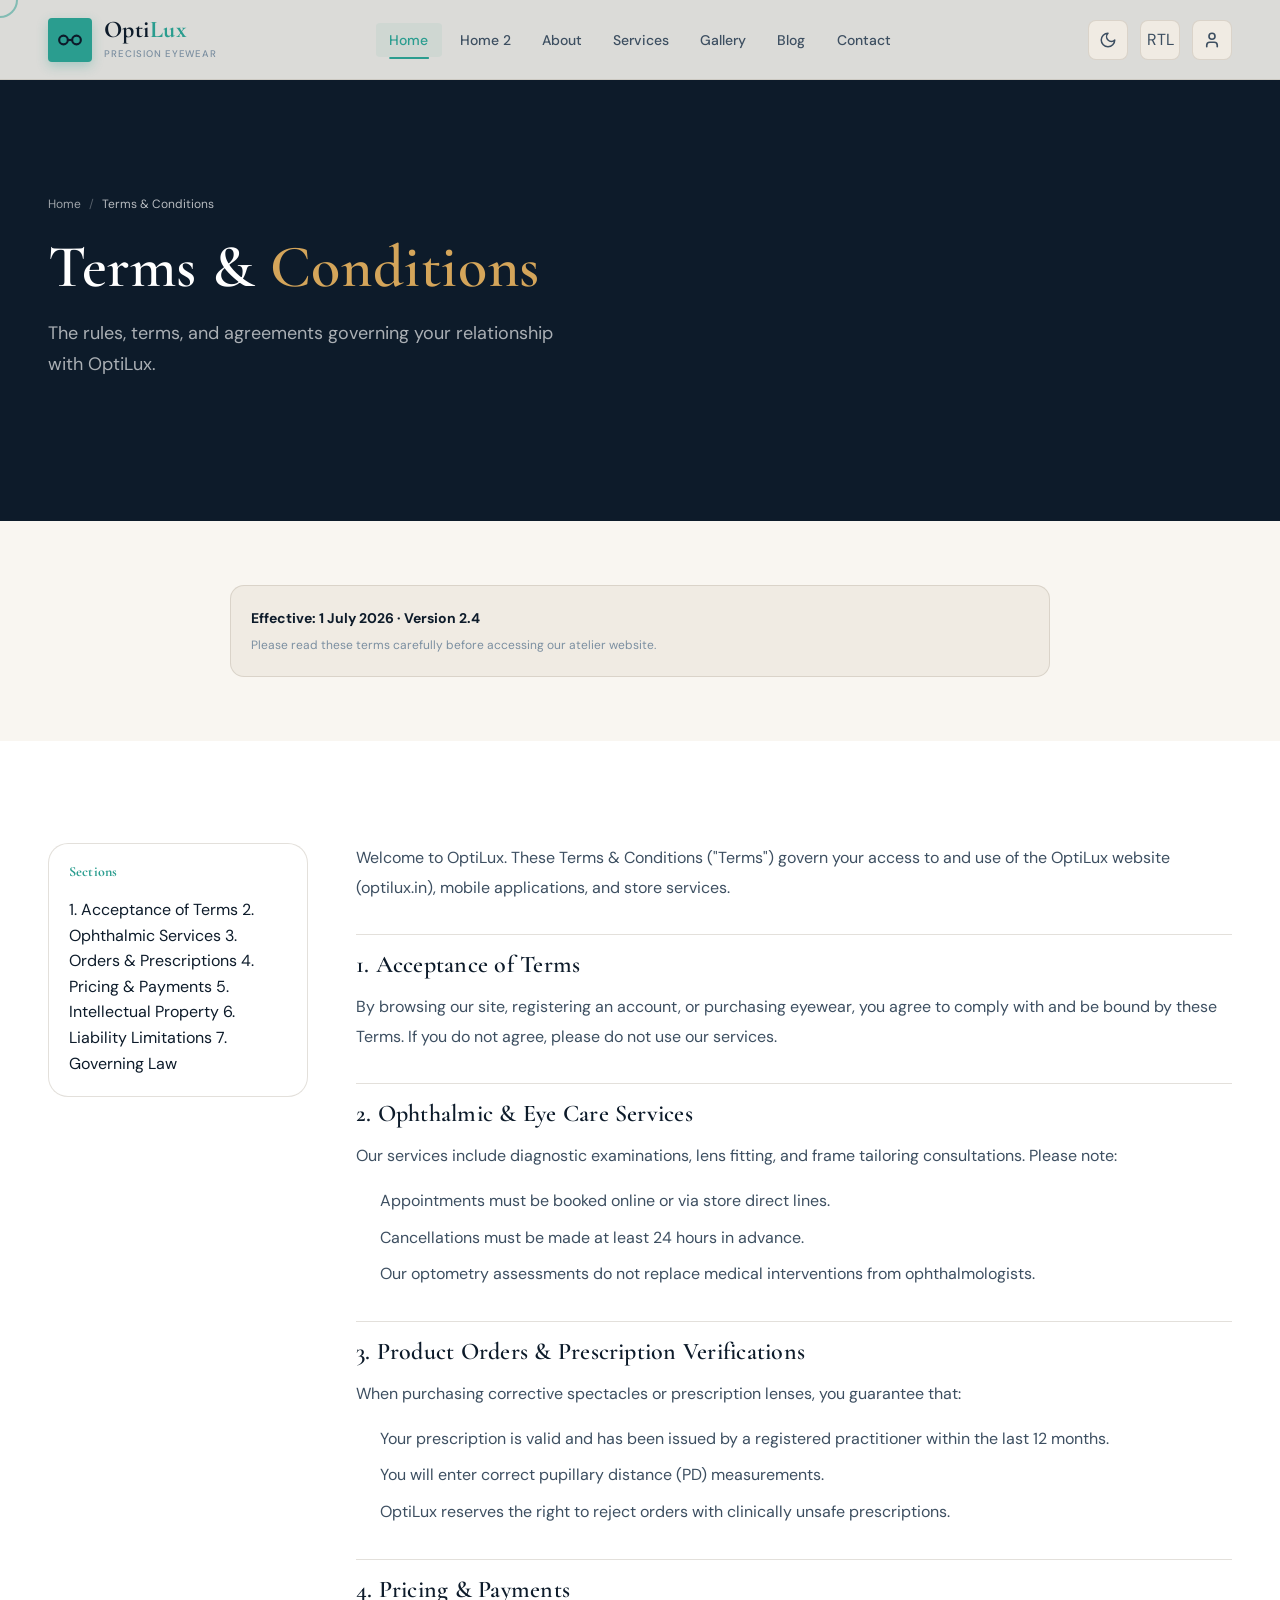
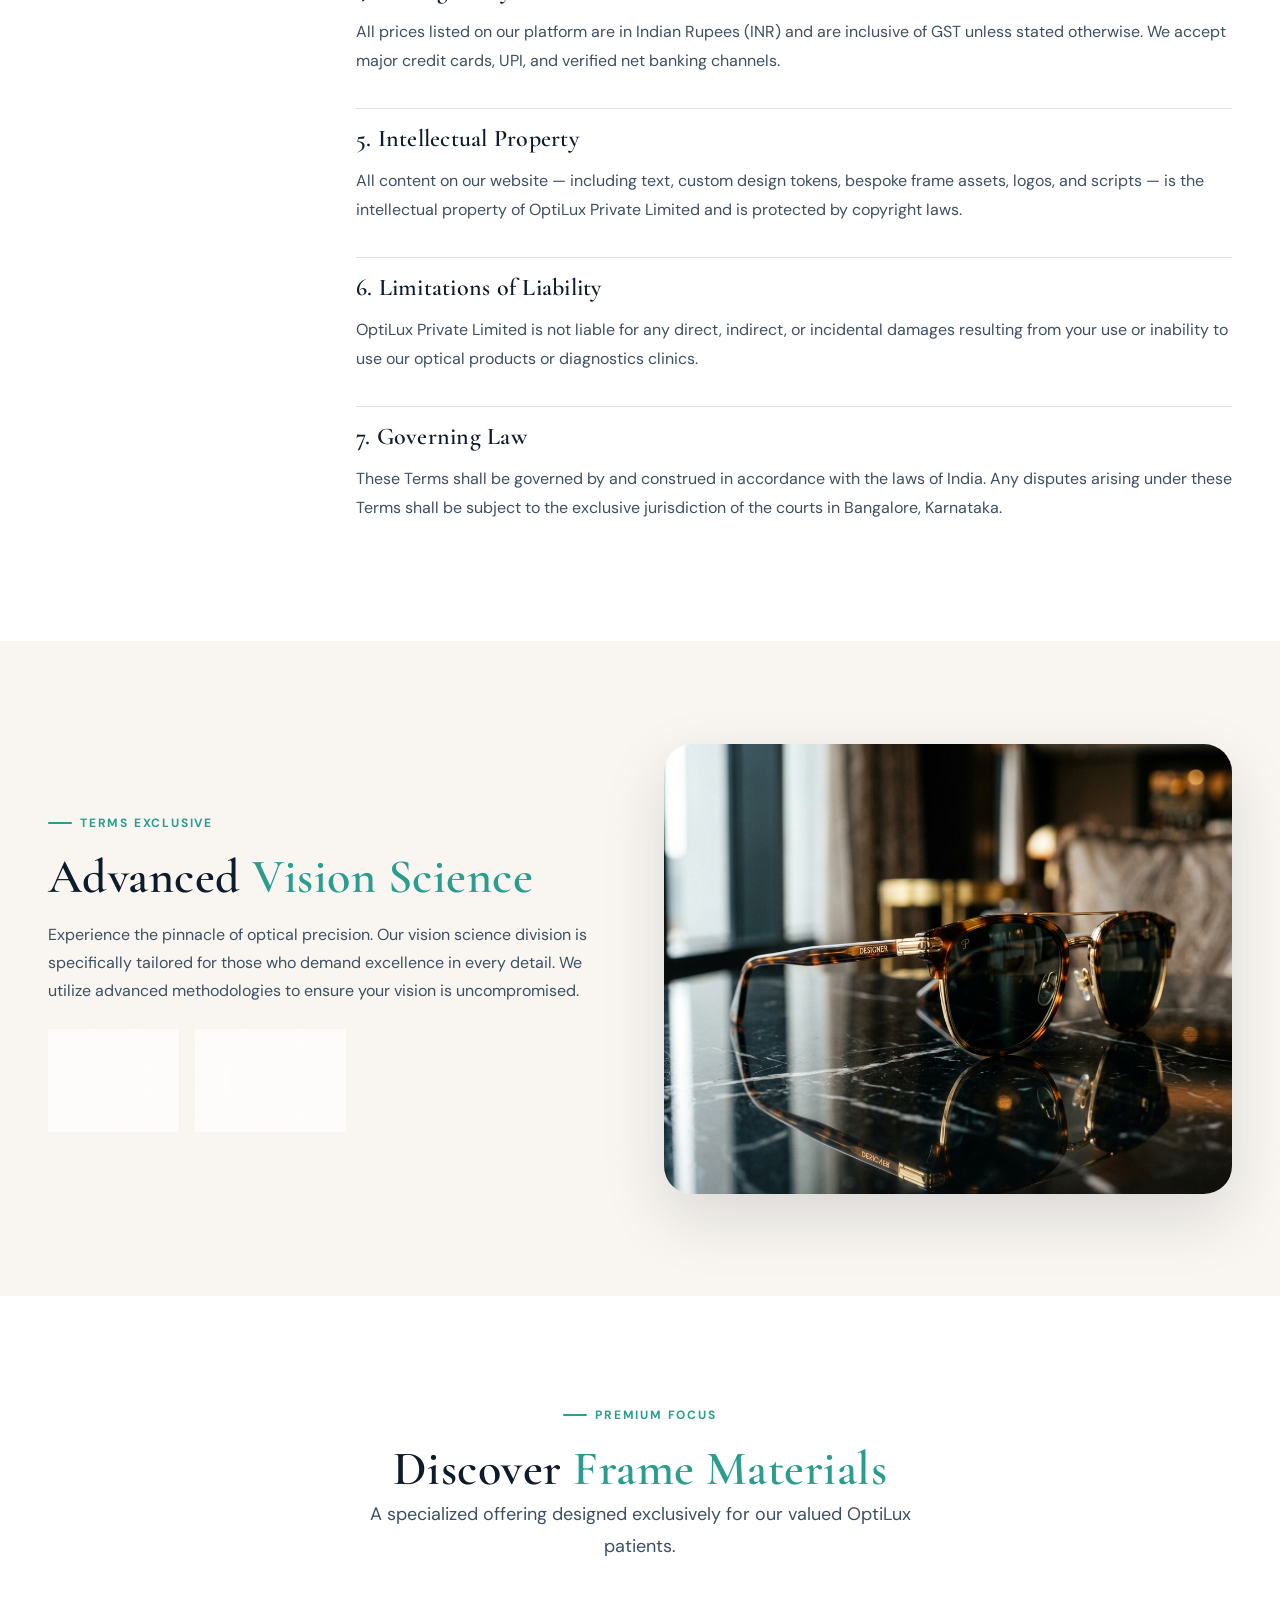
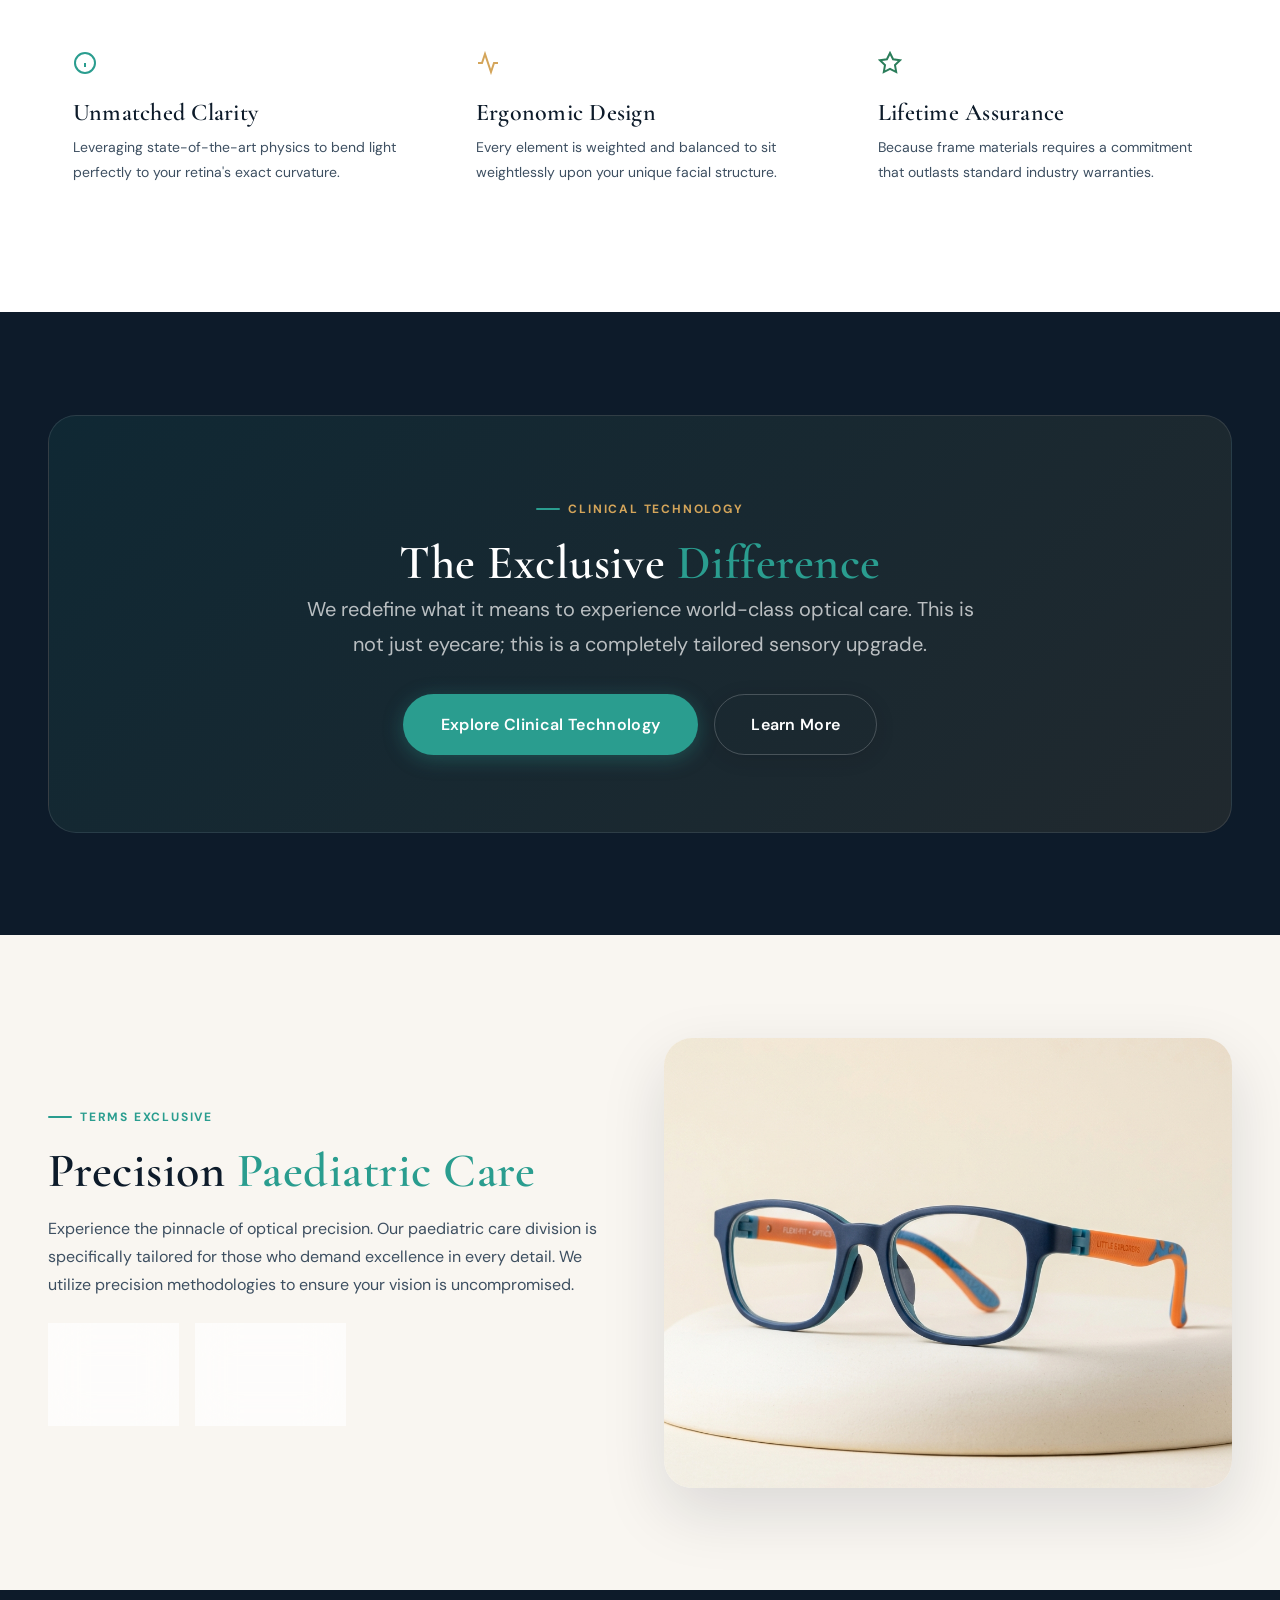
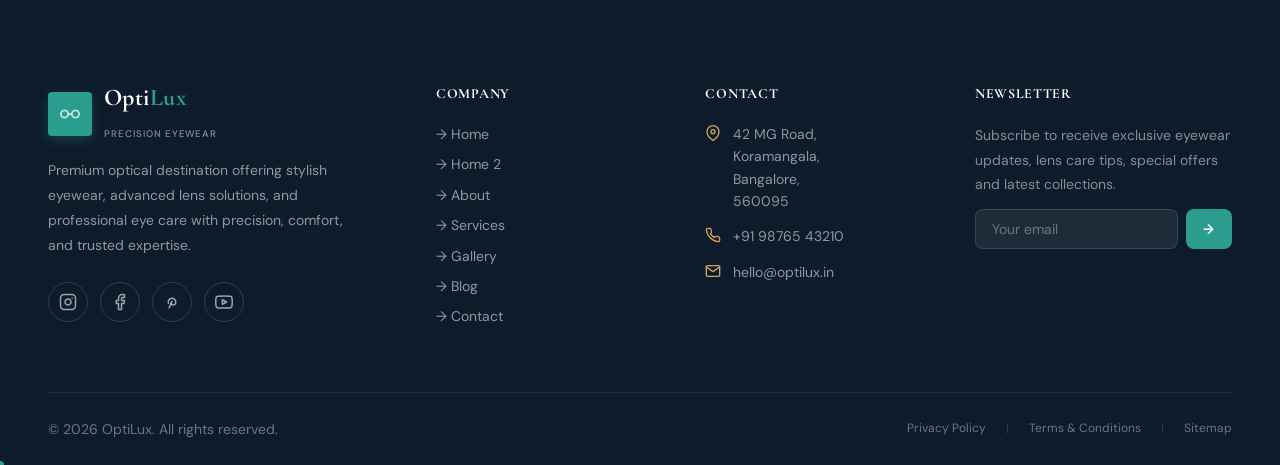
<file: terms.html>
<!DOCTYPE html>
<html lang="en" dir="ltr" data-theme="light">
<head>
  <meta charset="UTF-8" />
  <meta name="viewport" content="width=device-width, initial-scale=1.0" />
  <title>Terms &amp; Conditions — OptiLux Premium Eyewear</title>
  <meta name="description" content="OptiLux Terms &amp; Conditions — the rules governing your use of our website and services." />
  <link rel="stylesheet" href="assets/css/style.css" />
  <link rel="stylesheet" href="assets/css/responsive.css" />
  <style>
    .terms-content h2 { font-size: var(--text-xl); margin: var(--space-8) 0 var(--space-3); color: var(--text-primary); padding-top: var(--space-4); border-top: 1px solid var(--border-color); }
    .terms-content h2:first-child { border-top: none; }
    .terms-content p { margin-bottom: var(--space-4); line-height: 1.85; }
    .terms-content ul { padding-left: var(--space-6); margin-bottom: var(--space-4); }
    .terms-content li { margin-bottom: var(--space-2); color: var(--text-secondary); line-height: 1.8; }
  </style>
  <link rel="icon" type="image/png" href="assets/images/favicon.png">
  <link rel="shortcut icon" href="assets/images/favicon.png" type="image/png">
  <link rel="apple-touch-icon" href="assets/images/favicon.png">
</head>
<body>
<div id="preloader"><div class="preloader-inner"><div class="preloader-logo">Opti<span>Lux</span></div><div class="preloader-bar"><div class="preloader-bar-fill"></div></div><div class="preloader-dots"><div class="preloader-dot"></div><div class="preloader-dot"></div><div class="preloader-dot"></div></div></div></div>
<div id="page-progress"></div>

  <!-- ═══ NAVBAR ═══ -->
  <nav class="navbar" role="navigation" aria-label="Main navigation">
    <div class="container nav-inner">
      <a href="index.html" class="nav-logo" aria-label="OptiLux Home">
        <div class="nav-logo-icon">
          <svg width="26" height="26" viewBox="0 0 24 24" fill="none" stroke="currentColor" stroke-width="2"><circle cx="6" cy="12" r="4"/><circle cx="18" cy="12" r="4"/><path d="M10 12h4"/><path d="M2 12h0.5"/><path d="M21.5 12h0.5"/></svg>
        </div>
        <div>
          <span class="nav-logo-text">Opti<span>Lux</span></span>
          <span class="nav-logo-sub">Precision Eyewear</span>
        </div>
      </a>

      <ul class="nav-links" role="list">
        <li><a href="index.html" class="nav-link">Home</a></li>
        <li><a href="home2.html" class="nav-link">Home 2</a></li>
        <li><a href="about.html" class="nav-link">About</a></li>
        <li><a href="services.html" class="nav-link">Services</a></li>
        <li><a href="gallery.html" class="nav-link">Gallery</a></li>
        <li><a href="blog.html" class="nav-link">Blog</a></li>
        <li><a href="contact.html" class="nav-link">Contact</a></li>
      </ul>

      <div class="nav-actions">
        <button class="nav-icon-btn" data-theme-toggle title="Toggle Dark Mode" aria-label="Toggle theme">
          <span class="icon-moon"><svg width="18" height="18" viewBox="0 0 24 24" fill="none" stroke="currentColor" stroke-width="2" stroke-linecap="round" stroke-linejoin="round"><path d="M12 3a6 6 0 0 0 9 9 9 9 0 1 1-9-9Z"/></svg></span>
          <span class="icon-sun" style="display:none"><svg width="18" height="18" viewBox="0 0 24 24" fill="none" stroke="currentColor" stroke-width="2" stroke-linecap="round" stroke-linejoin="round"><circle cx="12" cy="12" r="4"/><path d="M12 2v2"/><path d="M12 20v2"/><path d="m4.93 4.93 1.41 1.41"/><path d="m17.66 17.66 1.41 1.41"/><path d="M2 12h2"/><path d="M20 12h2"/><path d="m6.34 17.66-1.41 1.41"/><path d="m19.07 4.93-1.41 1.41"/></svg></span>
        </button>
        <button class="nav-icon-btn" data-rtl-toggle title="Toggle RTL" aria-label="Toggle RTL">RTL</button>
        <div class="profile-dropdown-container">
          <button class="nav-icon-btn" id="profile-btn" aria-label="Profile" aria-haspopup="true" aria-expanded="false">
            <svg width="18" height="18" viewBox="0 0 24 24" fill="none" stroke="currentColor" stroke-width="2.2" stroke-linecap="round" stroke-linejoin="round">
              <path d="M19 21v-2a4 4 0 0 0-4-4H9a4 4 0 0 0-4 4v2" />
              <circle cx="12" cy="7" r="4" />
            </svg>
          </button>
          <div class="profile-dropdown" id="profile-dropdown" aria-hidden="true">
            <a href="login.html">Login</a>
            <a href="signup.html">Signup</a>
          </div>
        </div>
        
        <button class="hamburger" id="hamburger" aria-label="Open menu" aria-expanded="false">
          <span></span><span></span><span></span>
        </button>
      </div>
    </div>
  </nav>

  <!-- Mobile Menu -->
  <div class="mobile-menu" id="mobile-menu" aria-hidden="true">
    <a href="index.html" class="mobile-nav-link">Home</a>
    <a href="home2.html" class="mobile-nav-link">Home 2</a>
    <a href="about.html" class="mobile-nav-link">About</a>
    <a href="services.html" class="mobile-nav-link">Services</a>
    <a href="gallery.html" class="mobile-nav-link">Gallery</a>
    <a href="blog.html" class="mobile-nav-link">Blog</a>
    <a href="contact.html" class="mobile-nav-link">Contact</a>
    <a href="login.html" class="mobile-nav-link">Login</a>
    <a href="signup.html" class="mobile-nav-link">Signup</a>
  </div>

<!-- ═══ SECTION 1: HERO ═══ -->
<section class="page-hero" style="min-height:38vh">
  <div class="page-hero-bg"></div>
  <div class="container page-hero-content">
    <nav class="breadcrumb"><a href="index.html">Home</a><span>/</span><span style="color:rgba(255,255,255,0.7)">Terms &amp; Conditions</span></nav>
    <h1 class="page-hero-title">Terms &amp; <span style="color:var(--cyan)">Conditions</span></h1>
    <p class="page-hero-desc">The rules, terms, and agreements governing your relationship with OptiLux.</p>
  </div>
</section>

<!-- ═══ SECTION 2: LAST UPDATED ═══ -->
<section class="section-sm bg-primary">
  <div class="container">
    <div style="background:var(--bg-tertiary);border:1px solid var(--border-color);border-radius:var(--radius-lg);padding:var(--space-5);max-width:820px;margin-inline:auto;display:flex;align-items:center;justify-content:space-between;flex-wrap:wrap;gap:var(--space-3)" class="reveal">
      <div>
        <p style="font-size:var(--text-sm);font-weight:700;color:var(--text-primary);margin-bottom:4px">Effective: 1 July 2026 · Version 2.4</p>
        <p style="font-size:var(--text-xs);color:var(--text-muted)">Please read these terms carefully before accessing our atelier website.</p>
      </div>
    </div>
  </div>
</section>

<!-- ═══ SECTION 3: TERMS CONTENT ═══ -->
<section class="section bg-secondary">
  <div class="container">
    <div style="display:grid;grid-template-columns:260px 1fr;gap:var(--space-12);align-items:flex-start">

      <!-- Sidebar -->
      <aside style="position:sticky;top:calc(var(--nav-height) + 2rem)" class="reveal-left">
        <div class="card" style="padding:var(--space-5)">
          <h4 style="font-size:var(--text-sm);font-weight:700;margin-bottom:var(--space-4);color:var(--sapphire)">Sections</h4>
          <nav>
            <a href="#t-accept" class="toc-link">1. Acceptance of Terms</a>
            <a href="#t-services" class="toc-link">2. Ophthalmic Services</a>
            <a href="#t-orders" class="toc-link">3. Orders &amp; Prescriptions</a>
            <a href="#t-payments" class="toc-link">4. Pricing &amp; Payments</a>
            <a href="#t-intellectual" class="toc-link">5. Intellectual Property</a>
            <a href="#t-limitation" class="toc-link">6. Liability Limitations</a>
            <a href="#t-governing" class="toc-link">7. Governing Law</a>
          </nav>
        </div>
      </aside>

      <!-- Main Terms Content -->
      <div class="terms-content reveal-right">
        <p>Welcome to OptiLux. These Terms &amp; Conditions ("Terms") govern your access to and use of the OptiLux website (optilux.in), mobile applications, and store services.</p>

        <h2 id="t-accept">1. Acceptance of Terms</h2>
        <p>By browsing our site, registering an account, or purchasing eyewear, you agree to comply with and be bound by these Terms. If you do not agree, please do not use our services.</p>

        <h2 id="t-services">2. Ophthalmic &amp; Eye Care Services</h2>
        <p>Our services include diagnostic examinations, lens fitting, and frame tailoring consultations. Please note:</p>
        <ul>
          <li>Appointments must be booked online or via store direct lines.</li>
          <li>Cancellations must be made at least 24 hours in advance.</li>
          <li>Our optometry assessments do not replace medical interventions from ophthalmologists.</li>
        </ul>

        <h2 id="t-orders">3. Product Orders &amp; Prescription Verifications</h2>
        <p>When purchasing corrective spectacles or prescription lenses, you guarantee that:</p>
        <ul>
          <li>Your prescription is valid and has been issued by a registered practitioner within the last 12 months.</li>
          <li>You will enter correct pupillary distance (PD) measurements.</li>
          <li>OptiLux reserves the right to reject orders with clinically unsafe prescriptions.</li>
        </ul>

        <h2 id="t-payments">4. Pricing &amp; Payments</h2>
        <p>All prices listed on our platform are in Indian Rupees (INR) and are inclusive of GST unless stated otherwise. We accept major credit cards, UPI, and verified net banking channels.</p>

        <h2 id="t-intellectual">5. Intellectual Property</h2>
        <p>All content on our website — including text, custom design tokens, bespoke frame assets, logos, and scripts — is the intellectual property of OptiLux Private Limited and is protected by copyright laws.</p>

        <h2 id="t-limitation">6. Limitations of Liability</h2>
        <p>OptiLux Private Limited is not liable for any direct, indirect, or incidental damages resulting from your use or inability to use our optical products or diagnostics clinics.</p>

        <h2 id="t-governing">7. Governing Law</h2>
        <p>These Terms shall be governed by and construed in accordance with the laws of India. Any disputes arising under these Terms shall be subject to the exclusive jurisdiction of the courts in Bangalore, Karnataka.</p>
      </div>

    </div>
  </div>
</section>



  <!-- ═══ INJECTED UNIQUE SECTION 60 ═══ -->
  <section class="section bg-primary" aria-label="Advanced Vision Science">
    <div class="container">
      <div class="grid" style="grid-template-columns:1fr 1fr;gap:var(--space-12);align-items:center">
        <div class="reveal-left">
          <span class="section-label">Terms Exclusive</span>
          <h2 class="section-title" style="text-align:left;margin-bottom:var(--space-4)">Advanced <span>Vision Science</span></h2>
          <p style="color:var(--text-secondary);margin-bottom:var(--space-6)">Experience the pinnacle of optical precision. Our vision science division is specifically tailored for those who demand excellence in every detail. We utilize advanced methodologies to ensure your vision is uncompromised.</p>
          <div style="display:flex;gap:var(--space-4)">
             <div class="glass-container float-anim" style="padding:var(--space-4);border-radius:var(--radius-lg)">
                <h4 style="color:var(--cyan);margin-bottom:4px">100%</h4>
                <div style="font-size:var(--text-xs);color:var(--text-muted)">Precision Rate</div>
             </div>
             <div class="glass-container float-anim" style="padding:var(--space-4);border-radius:var(--radius-lg);animation-delay:1s">
                <h4 style="color:var(--sapphire);margin-bottom:4px">24/7</h4>
                <div style="font-size:var(--text-xs);color:var(--text-muted)">Support Available</div>
             </div>
          </div>
        </div>
        <div class="reveal-blur" style="border-radius:var(--radius-2xl);overflow:hidden;position:relative;height:450px;box-shadow:var(--shadow-xl)">
          <img src="assets/images/hero_sunglasses.png" alt="Vision Science" style="width:100%;height:100%;object-fit:cover" />
        </div>
      </div>
    </div>
  </section>

  <!-- ═══ INJECTED UNIQUE SECTION 61 ═══ -->
  <section class="section bg-secondary" aria-label="Frame Materials Highlights">
    <div class="container">
      <div class="section-header text-center">
        <span class="section-label">Premium Focus</span>
        <h2 class="section-title reveal-blur">Discover <span>Frame Materials</span></h2>
        <p class="section-subtitle reveal stagger-2">A specialized offering designed exclusively for our valued OptiLux patients.</p>
      </div>
      <div class="grid grid-3 gap-6">
        <div class="card-glass card-3d reveal-blur stagger-1">
          <div style="color:var(--sapphire);margin-bottom:var(--space-4)"><svg width="24" height="24" viewBox="0 0 24 24" fill="none" stroke="currentColor" stroke-width="2"><circle cx="12" cy="12" r="10"/><path d="M12 16v-4"/><path d="M12 8h.01"/></svg></div>
          <h4 style="margin-bottom:var(--space-2)">Unmatched Clarity</h4>
          <p style="font-size:var(--text-sm);color:var(--text-secondary)">Leveraging state-of-the-art physics to bend light perfectly to your retina's exact curvature.</p>
        </div>
        <div class="card-glass card-3d reveal-blur stagger-2">
          <div style="color:var(--cyan);margin-bottom:var(--space-4)"><svg width="24" height="24" viewBox="0 0 24 24" fill="none" stroke="currentColor" stroke-width="2"><path d="M22 12h-4l-3 9L9 3l-3 9H2"/></svg></div>
          <h4 style="margin-bottom:var(--space-2)">Ergonomic Design</h4>
          <p style="font-size:var(--text-sm);color:var(--text-secondary)">Every element is weighted and balanced to sit weightlessly upon your unique facial structure.</p>
        </div>
        <div class="card-glass card-3d reveal-blur stagger-3">
          <div style="color:var(--emerald);margin-bottom:var(--space-4)"><svg width="24" height="24" viewBox="0 0 24 24" fill="none" stroke="currentColor" stroke-width="2"><polygon points="12 2 15.09 8.26 22 9.27 17 14.14 18.18 21.02 12 17.77 5.82 21.02 7 14.14 2 9.27 8.91 8.26 12 2"/></svg></div>
          <h4 style="margin-bottom:var(--space-2)">Lifetime Assurance</h4>
          <p style="font-size:var(--text-sm);color:var(--text-secondary)">Because frame materials requires a commitment that outlasts standard industry warranties.</p>
        </div>
      </div>
    </div>
  </section>

  <!-- ═══ INJECTED UNIQUE SECTION 62 ═══ -->
  <section class="section" style="background:var(--graphite-deep);color:#fff" aria-label="Clinical Technology Banner">
    <div class="container">
      <div style="background:linear-gradient(135deg, rgba(42,157,143,0.1) 0%, rgba(212,165,90,0.1) 100%);border:1px solid rgba(255,255,255,0.1);border-radius:var(--radius-2xl);padding:clamp(3rem,6vw,5rem);text-align:center" class="reveal-scale">
        <span class="section-label" style="justify-content:center;color:var(--cyan)">Clinical Technology</span>
        <h2 class="section-title" style="color:#fff">The Exclusive <span>Difference</span></h2>
        <p style="color:rgba(255,255,255,0.7);max-width:700px;margin:0 auto var(--space-8);font-size:var(--text-lg)">We redefine what it means to experience world-class optical care. This is not just eyecare; this is a completely tailored sensory upgrade.</p>
        <div style="display:inline-flex;gap:var(--space-4)">
            <a href="contact.html" class="btn btn-primary btn-lg">Explore Clinical Technology</a>
            <a href="about.html" class="btn btn-white btn-lg" style="background:transparent;border:1px solid rgba(255,255,255,0.2);color:#fff">Learn More</a>
        </div>
      </div>
    </div>
  </section>

  <!-- ═══ INJECTED UNIQUE SECTION 63 ═══ -->
  <section class="section bg-primary" aria-label="Precision Paediatric Care">
    <div class="container">
      <div class="grid" style="grid-template-columns:1fr 1fr;gap:var(--space-12);align-items:center">
        <div class="reveal-left">
          <span class="section-label">Terms Exclusive</span>
          <h2 class="section-title" style="text-align:left;margin-bottom:var(--space-4)">Precision <span>Paediatric Care</span></h2>
          <p style="color:var(--text-secondary);margin-bottom:var(--space-6)">Experience the pinnacle of optical precision. Our paediatric care division is specifically tailored for those who demand excellence in every detail. We utilize precision methodologies to ensure your vision is uncompromised.</p>
          <div style="display:flex;gap:var(--space-4)">
             <div class="glass-container float-anim" style="padding:var(--space-4);border-radius:var(--radius-lg)">
                <h4 style="color:var(--cyan);margin-bottom:4px">100%</h4>
                <div style="font-size:var(--text-xs);color:var(--text-muted)">Precision Rate</div>
             </div>
             <div class="glass-container float-anim" style="padding:var(--space-4);border-radius:var(--radius-lg);animation-delay:1s">
                <h4 style="color:var(--sapphire);margin-bottom:4px">24/7</h4>
                <div style="font-size:var(--text-xs);color:var(--text-muted)">Support Available</div>
             </div>
          </div>
        </div>
        <div class="reveal-blur" style="border-radius:var(--radius-2xl);overflow:hidden;position:relative;height:450px;box-shadow:var(--shadow-xl)">
          <img src="assets/images/prod_kids.png" alt="Paediatric Care" style="width:100%;height:100%;object-fit:cover" />
        </div>
      </div>
    </div>
  </section>

  <!-- ═══ FOOTER ═══ -->
  <footer class="footer" role="contentinfo">
    <div class="container">
      <div class="footer-main">
        <div class="footer-brand">
          <a href="index.html" class="nav-logo" style="margin-bottom:var(--space-4);display:inline-flex" aria-label="OptiLux Home">
            <div class="nav-logo-icon">
              <svg width="22" height="22" viewBox="0 0 24 24" fill="none" stroke="currentColor" stroke-width="2"><circle cx="6" cy="12" r="4"/><circle cx="18" cy="12" r="4"/><path d="M10 12h4"/><path d="M2 12h0.5"/><path d="M21.5 12h0.5"/></svg>
            </div>
            <div>
              <span class="nav-logo-text" style="color:#fff">Opti<span>Lux</span></span>
              <span class="nav-logo-sub">Precision Eyewear</span>
            </div>
          </a>
          <p>Premium optical destination offering stylish eyewear, advanced lens solutions, and professional eye care with precision, comfort, and trusted expertise.</p>
          <div class="footer-socials" style="margin-top:var(--space-5)">
            <a href="https://instagram.com" target="_blank" rel="noopener noreferrer" class="social-icon" aria-label="Instagram">
              <svg width="18" height="18" viewBox="0 0 24 24" fill="none" stroke="currentColor" stroke-width="2" stroke-linecap="round" stroke-linejoin="round">
                <rect x="2" y="2" width="20" height="20" rx="5" ry="5"></rect>
                <path d="M16 11.37A4 4 0 1 1 12.63 8 4 4 0 0 1 16 11.37z"></path>
                <line x1="17.5" y1="6.5" x2="17.51" y2="6.5"></line>
              </svg>
            </a>
            <a href="https://facebook.com" target="_blank" rel="noopener noreferrer" class="social-icon" aria-label="Facebook">
              <svg width="18" height="18" viewBox="0 0 24 24" fill="none" stroke="currentColor" stroke-width="2" stroke-linecap="round" stroke-linejoin="round">
                <path d="M18 2h-3a5 5 0 0 0-5 5v3H7v4h3v8h4v-8h3l1-4h-4V7a1 1 0 0 1 1-1h3z"></path>
              </svg>
            </a>
            <a href="https://pinterest.com" target="_blank" rel="noopener noreferrer" class="social-icon" aria-label="Pinterest">
              <svg width="18" height="18" viewBox="0 0 24 24" fill="none" stroke="currentColor" stroke-width="2" stroke-linecap="round" stroke-linejoin="round">
                <path d="M8 20l4 -9" />
                <path d="M10.7 14c.437 1.263 1.43 2 2.55 2c2.071 0 3.75 -1.554 3.75 -4a5 5 0 1 0 -9.7 1.7" />
              </svg>
            </a>
            <a href="https://youtube.com" target="_blank" rel="noopener noreferrer" class="social-icon" aria-label="YouTube">
              <svg width="18" height="18" viewBox="0 0 24 24" fill="none" stroke="currentColor" stroke-width="2" stroke-linecap="round" stroke-linejoin="round">
                <path d="M22.54 6.42a2.78 2.78 0 0 0-1.95-1.96C18.88 4 12 4 12 4s-6.88 0-8.59.46a2.78 2.78 0 0 0-1.95 1.96A29 29 0 0 0 1 12a29 29 0 0 0 .46 5.58 2.78 2.78 0 0 0 1.95 1.96C5.12 20 12 20 12 20s6.88 0 8.59-.46a2.78 2.78 0 0 0 1.95-1.96A29 29 0 0 0 23 12a29 29 0 0 0-.46-5.58z"></path>
                <polygon points="9.75 15.02 15.5 12 9.75 8.98 9.75 15.02"></polygon>
              </svg>
            </a>
          </div>
        </div>

        <div class="footer-col">
          <h4>Company</h4>
          <ul class="footer-links">
            <li><a href="index.html" class="footer-link">→ Home</a></li>
            <li><a href="home2.html" class="footer-link">→ Home 2</a></li>
            <li><a href="about.html" class="footer-link">→ About</a></li>
            <li><a href="services.html" class="footer-link">→ Services</a></li>
            <li><a href="gallery.html" class="footer-link">→ Gallery</a></li>
            <li><a href="blog.html" class="footer-link">→ Blog</a></li>
            <li><a href="contact.html" class="footer-link">→ Contact</a></li>
          </ul>
        </div>

        <div class="footer-col">
          <h4>Contact</h4>
          <div class="footer-contact-item">
            <span class="footer-contact-icon">
              <svg width="16" height="16" viewBox="0 0 24 24" fill="none" stroke="currentColor" stroke-width="2" stroke-linecap="round" stroke-linejoin="round"><path d="M21 10c0 7-9 13-9 13s-9-6-9-13a9 9 0 0 1 18 0z"/><circle cx="12" cy="10" r="3"/></svg>
            </span>
            <span>42 MG Road,<br>Koramangala,<br>Bangalore,<br>560095</span>
          </div>
          <div class="footer-contact-item">
            <span class="footer-contact-icon">
              <svg width="16" height="16" viewBox="0 0 24 24" fill="none" stroke="currentColor" stroke-width="2" stroke-linecap="round" stroke-linejoin="round"><path d="M22 16.92v3a2 2 0 0 1-2.18 2 19.79 19.79 0 0 1-8.63-3.07 19.5 19.5 0 0 1-6-6 19.79 19.79 0 0 1-3.07-8.67A2 2 0 0 1 4.11 2h3a2 2 0 0 1 2 1.72 12.84 12.84 0 0 0 .7 2.81 2 2 0 0 1-.45 2.11L8.09 9.91a16 16 0 0 0 6 6l1.27-1.27a2 2 0 0 1 2.11-.45 12.84 12.84 0 0 0 2.81.7A2 2 0 0 1 22 16.92z"/></svg>
            </span>
            <a href="tel:+919876543210" style="color:inherit;text-decoration:none">+91 98765 43210</a>
          </div>
          <div class="footer-contact-item">
            <span class="footer-contact-icon">
              <svg width="16" height="16" viewBox="0 0 24 24" fill="none" stroke="currentColor" stroke-width="2" stroke-linecap="round" stroke-linejoin="round"><path d="M4 4h16c1.1 0 2 .9 2 2v12c0 1.1-.9 2-2 2H4c-1.1 0-2-.9-2-2V6c0-1.1.9-2 2-2z"/><polyline points="22,6 12,13 2,6"/></svg>
            </span>
            <a href="mailto:hello@optilux.in" style="color:inherit;text-decoration:none">hello@optilux.in</a>
          </div>
        </div>

        <div class="footer-col">
          <h4>Newsletter</h4>
          <p style="font-size:var(--text-sm);color:rgba(255,255,255,0.5);margin-bottom:var(--space-3)">Subscribe to receive exclusive eyewear updates, lens care tips, special offers and latest collections.</p>
          <form class="footer-newsletter" data-form="newsletter">
            <input type="email" placeholder="Your email" data-validate="required,email" aria-label="Newsletter email" />
            <button type="submit">→</button>
          </form>
        </div>
      </div>

      <div class="footer-bottom">
        <p class="footer-copy">© 2026 OptiLux. All rights reserved.</p>
        <div class="footer-bottom-links">
          <a href="privacy-policy.html">Privacy Policy</a>
          <span>|</span>
          <a href="terms.html">Terms &amp; Conditions</a>
          <span>|</span>
          <a href="sitemap.html">Sitemap</a>
        </div>
      </div>
    </div>
  </footer>

  <!-- Back to Top -->
  <button class="back-to-top" aria-label="Back to top">↑</button>
<script src="assets/js/main.js"></script>
</body>
</html>
</file>
<file: assets/css/style.css>
/* ============================================================
   VisionHaus — Premium Optician & Spectacles Shop
   Global Design System | style.css
   ============================================================ */

/* ─── Google Fonts ─── */
@import url('https://fonts.googleapis.com/css2?family=Cormorant+Garamond:ital,wght@0,300;0,400;0,500;0,600;0,700;1,300;1,400;1,600&family=DM+Sans:ital,opsz,wght@0,9..40,300;0,9..40,400;0,9..40,500;0,9..40,600;0,9..40,700;1,9..40,400&display=swap');

/* ─── CSS Custom Properties ─── */
:root {
  /* ────────────────────────────────────────
     Premium Optical Colour System
     Inspired by: Oliver Peoples, Lindberg, ProDesign
     Philosophy: Quiet Luxury — ink, ivory, precision teal
  ──────────────────────────────────────── */

  /* Core Brand Palette */
  --sapphire: #2A9D8F;          /* Precision Teal — CTA, highlights, links */
  --sapphire-light: #3DBDAD;    /* Teal Light — hover states */
  --sapphire-dark: #1F7A6E;     /* Teal Dark — pressed / deep accent */
  --ice-white: #F9F6F1;         /* Warm Ivory — primary background */
  --silver: #E8E0D4;            /* Warm Taupe — cards, subtle borders */
  --silver-dark: #AFA89E;       /* Mid Taupe — muted UI elements */
  --cyan: #D4A55A;              /* Warm Amber — star ratings, warm accents */
  --cyan-light: #E8C380;        /* Amber Light — hover warm */
  --graphite: #1C2A3A;          /* Deep Midnight — secondary dark surfaces */
  --graphite-deep: #0D1B2A;     /* Deepest Midnight Navy — hero, footer, dark UI */
  --emerald: #2A7D5A;           /* Forest Teal — success, check marks */
  --emerald-light: #3BA873;     /* Success Light */
  --rose: #C0554C;              /* Terracotta Rose — errors, alerts */
  --amber: #D4A55A;             /* Warm Amber alias for stars */

  /* Light Mode Surfaces */
  --bg-primary: #F9F6F1;        /* Warm Ivory — main background */
  --bg-secondary: #FFFFFF;      /* Pure White — cards, inputs */
  --bg-tertiary: #F0EBE3;       /* Warm Stone — section alternates */
  --bg-card: rgba(255, 255, 255, 0.95);
  --text-primary: #0D1B2A;      /* Deepest Navy — headings */
  --text-secondary: #3D4F61;    /* Muted Navy-Slate — body text */
  --text-muted: #7B8FA1;        /* Cool Slate Mist — captions, metadata */
  --border-color: rgba(174, 165, 152, 0.35);
  --nav-bg: rgba(249, 246, 241, 0.88);
  --shadow-sm: 0 1px 4px rgba(13, 27, 42, 0.06);
  --shadow-md: 0 4px 20px rgba(13, 27, 42, 0.09);
  --shadow-lg: 0 12px 40px rgba(13, 27, 42, 0.11);
  --shadow-xl: 0 24px 64px rgba(13, 27, 42, 0.13);
  --glass-bg: rgba(255, 255, 255, 0.68);
  --glass-border: rgba(255, 255, 255, 0.45);

  /* Typography — Editorial Luxury Optical */
  --font-display: 'Cormorant Garamond', 'Georgia', serif;  /* Refined serif for headings */
  --font-body: 'DM Sans', system-ui, sans-serif;           /* Clean modern sans for body */

  /* Font Sizes (fluid clamp) */
  --text-xs: clamp(0.7rem, 1vw, 0.75rem);
  --text-sm: clamp(0.8rem, 1.5vw, 0.875rem);
  --text-base: clamp(0.9rem, 2vw, 1rem);
  --text-md: clamp(1rem, 2vw, 1.125rem);
  --text-lg: clamp(1.1rem, 2.5vw, 1.25rem);
  --text-xl: clamp(1.2rem, 3vw, 1.5rem);
  --text-2xl: clamp(1.4rem, 3.5vw, 1.875rem);
  --text-3xl: clamp(1.8rem, 4vw, 2.25rem);
  --text-4xl: clamp(2rem, 5vw, 3rem);
  --text-5xl: clamp(2.5rem, 6vw, 3.75rem);
  --text-6xl: clamp(3rem, 7vw, 4.5rem);

  /* Spacing */
  --space-1: 0.25rem;
  --space-2: 0.5rem;
  --space-3: 0.75rem;
  --space-4: 1rem;
  --space-5: 1.25rem;
  --space-6: 1.5rem;
  --space-8: 2rem;
  --space-10: 2.5rem;
  --space-12: 3rem;
  --space-16: 4rem;
  --space-20: 5rem;
  --space-24: 6rem;
  --space-32: 8rem;

  /* Border Radius */
  --radius-sm: 0.25rem;
  --radius-md: 0.5rem;
  --radius-lg: 0.875rem;
  --radius-xl: 1.25rem;
  --radius-2xl: 1.75rem;
  --radius-full: 9999px;

  /* Transitions */
  --transition-fast: all 0.15s cubic-bezier(0.4, 0, 0.2, 1);
  --transition-base: all 0.3s cubic-bezier(0.4, 0, 0.2, 1);
  --transition-slow: all 0.5s cubic-bezier(0.4, 0, 0.2, 1);
  --transition-spring: all 0.4s cubic-bezier(0.34, 1.56, 0.64, 1);

  /* Layout */
  --container-max: 1280px;
  --nav-height: 80px;
  --section-py: clamp(4rem, 8vw, 7rem);
}

/* ─── Dark Mode ─── */
[data-theme="dark"] {
  --bg-primary: #0A1520;        /* Deep Ocean Midnight */
  --bg-secondary: #0F2030;      /* Deep Slate Card */
  --bg-tertiary: #0C1A28;       /* Darkest Shade */
  --bg-card: rgba(15, 32, 48, 0.95);
  --text-primary: #F0EBE3;      /* Warm Ivory Text */
  --text-secondary: #B8C8D8;    /* Cool Mist Secondary */
  --text-muted: #5A7A96;        /* Muted Slate */
  --border-color: rgba(42, 157, 143, 0.15);
  --nav-bg: rgba(10, 21, 32, 0.92);
  --shadow-sm: 0 1px 4px rgba(0, 0, 0, 0.4);
  --shadow-md: 0 4px 20px rgba(0, 0, 0, 0.5);
  --shadow-lg: 0 12px 40px rgba(0, 0, 0, 0.6);
  --shadow-xl: 0 24px 64px rgba(0, 0, 0, 0.7);
  --glass-bg: rgba(15, 32, 48, 0.75);
  --glass-border: rgba(42, 157, 143, 0.15);
}

/* ─── RTL Support ─── */
[dir="rtl"] {
  text-align: right;
}

[dir="rtl"] .nav-links {
  flex-direction: row-reverse;
}

[dir="rtl"] .section-label::before {
  margin-right: 0;
  margin-left: var(--space-2);
}

[dir="rtl"] .btn-group {
  flex-direction: row-reverse;
}

[dir="rtl"] .hero-text {
  direction: rtl;
}

[dir="rtl"] .footer-col:first-child {
  text-align: right;
}

/* ─── Base Reset ─── */
*,
*::before,
*::after {
  box-sizing: border-box;
  margin: 0;
  padding: 0;
}

html {
  scroll-behavior: smooth;
  font-size: 16px;
}

body {
  font-family: var(--font-body);
  background-color: var(--bg-primary);
  color: var(--text-primary);
  line-height: 1.6;
  overflow-x: hidden;
  transition: background-color 0.3s ease, color 0.3s ease;
}

img,
video {
  max-width: 100%;
  height: auto;
  display: block;
}

a {
  text-decoration: none;
  color: inherit;
}

ul,
ol {
  list-style: none;
}

button {
  cursor: pointer;
  border: none;
  background: none;
  font-family: inherit;
}

input,
textarea,
select {
  font-family: inherit;
  outline: none;
}

/* ─── Scrollbar ─── */
::-webkit-scrollbar {
  width: 6px;
  height: 6px;
}

::-webkit-scrollbar-track {
  background: var(--bg-tertiary);
}

::-webkit-scrollbar-thumb {
  background: var(--sapphire);
  border-radius: var(--radius-full);
}

::-webkit-scrollbar-thumb:hover {
  background: var(--cyan);
}

/* ─── Selection ─── */
::selection {
  background: var(--sapphire);
  color: #fff;
}

/* ═══════════════════════════════════════════════
   LAYOUT UTILITIES
   ═══════════════════════════════════════════════ */
.container {
  width: 100%;
  max-width: var(--container-max);
  margin-inline: auto;
  padding-inline: clamp(1rem, 5vw, 2rem);
}

.section {
  padding-block: var(--section-py);
}

.section-sm {
  padding-block: clamp(2.5rem, 5vw, 4rem);
}

.grid {
  display: grid;
}

.flex {
  display: flex;
}

.items-center {
  align-items: center;
}

.justify-center {
  justify-content: center;
}

.justify-between {
  justify-content: space-between;
}

.gap-4 {
  gap: var(--space-4);
}

.gap-6 {
  gap: var(--space-6);
}

.gap-8 {
  gap: var(--space-8);
}

.text-center {
  text-align: center;
}

.hidden {
  display: none;
}

.relative {
  position: relative;
}

.overflow-hidden {
  overflow: hidden;
}

.w-full {
  width: 100%;
}

.h-full {
  height: 100%;
}

/* ─── Grid Layouts ─── */
.grid-2 {
  grid-template-columns: repeat(2, 1fr);
}

.grid-3 {
  grid-template-columns: repeat(3, 1fr);
}

.grid-4 {
  grid-template-columns: repeat(4, 1fr);
}

.grid-auto {
  grid-template-columns: repeat(auto-fit, minmax(280px, 1fr));
}

.grid-auto-sm {
  grid-template-columns: repeat(auto-fit, minmax(220px, 1fr));
}

/* ═══════════════════════════════════════════════
   TYPOGRAPHY
   ═══════════════════════════════════════════════ */
h1,
h2,
h3,
h4,
h5,
h6 {
  font-family: var(--font-display);
  font-weight: 600;
  line-height: 1.2;
  color: var(--text-primary);
  letter-spacing: 0.01em;
}

h1 {
  font-size: var(--text-5xl);
  font-weight: 700;
}

h2 {
  font-size: var(--text-4xl);
  font-weight: 600;
}

h3 {
  font-size: var(--text-2xl);
  font-weight: 600;
}

h4 {
  font-size: var(--text-xl);
  font-weight: 600;
}

h5 {
  font-size: var(--text-lg);
  font-weight: 500;
}

h6 {
  font-size: var(--text-base);
  font-weight: 500;
}

p {
  color: var(--text-secondary);
  line-height: 1.75;
}

.section-label {
  display: inline-flex;
  align-items: center;
  gap: var(--space-2);
  font-size: var(--text-xs);
  font-weight: 700;
  letter-spacing: 0.15em;
  text-transform: uppercase;
  color: var(--sapphire);
  margin-bottom: var(--space-4);
}

.section-label::before {
  content: '';
  display: block;
  width: 24px;
  height: 2px;
  background: var(--sapphire);
  border-radius: var(--radius-full);
}

.section-title {
  font-size: var(--text-4xl);
  font-family: var(--font-display);
  font-weight: 600;
  line-height: 1.18;
  color: var(--text-primary);
  letter-spacing: 0.01em;
}

.section-title span {
  color: var(--sapphire);
}

.section-subtitle {
  font-size: var(--text-md);
  color: var(--text-secondary);
  max-width: 560px;
  margin-inline: auto;
  line-height: 1.8;
}

.gradient-text {
  background: linear-gradient(135deg, var(--sapphire), var(--sapphire-light));
  -webkit-background-clip: text;
  -webkit-text-fill-color: transparent;
  background-clip: text;
}

/* ═══════════════════════════════════════════════
   BUTTONS
   ═══════════════════════════════════════════════ */
.btn {
  display: inline-flex;
  align-items: center;
  gap: var(--space-2);
  padding: 0.75rem 1.75rem;
  border-radius: var(--radius-full);
  font-family: var(--font-body);
  font-size: var(--text-sm);
  font-weight: 600;
  transition: var(--transition-spring);
  position: relative;
  overflow: hidden;
  white-space: nowrap;
  border: 2px solid transparent;
}

.btn::before {
  content: '';
  position: absolute;
  inset: 0;
  background: rgba(255, 255, 255, 0.15);
  transform: translateX(-100%);
  transition: transform 0.3s ease;
}

.btn:hover::before {
  transform: translateX(0);
}

.btn-primary {
  background: var(--sapphire);
  color: #fff;
  box-shadow: 0 4px 20px rgba(42, 157, 143, 0.35);
  letter-spacing: 0.02em;
}

.btn-primary:hover {
  background: var(--sapphire-dark);
  box-shadow: 0 8px 30px rgba(42, 157, 143, 0.5);
  transform: translateY(-2px);
}

.btn-secondary {
  background: transparent;
  color: var(--sapphire);
  border-color: var(--sapphire);
  letter-spacing: 0.02em;
}

.btn-secondary:hover {
  background: var(--sapphire);
  color: #fff;
  transform: translateY(-2px);
}

.btn-white {
  background: #fff;
  color: var(--graphite-deep);
  box-shadow: 0 4px 20px rgba(0, 0, 0, 0.12);
  letter-spacing: 0.02em;
}

.btn-white:hover {
  box-shadow: 0 8px 30px rgba(0, 0, 0, 0.2);
  transform: translateY(-2px);
}

.btn-cyan {
  background: var(--graphite-deep);
  color: #fff;
  box-shadow: 0 4px 20px rgba(13, 27, 42, 0.4);
  letter-spacing: 0.02em;
}

.btn-cyan:hover {
  background: var(--graphite);
  box-shadow: 0 8px 30px rgba(13, 27, 42, 0.55);
  transform: translateY(-2px);
}

.btn-glass {
  background: var(--glass-bg);
  backdrop-filter: blur(10px);
  -webkit-backdrop-filter: blur(10px);
  border: 1px solid var(--glass-border);
  color: var(--text-primary);
}

.btn-glass:hover {
  background: rgba(255, 255, 255, 0.8);
  transform: translateY(-2px);
}

.btn-sm {
  padding: 0.5rem 1.25rem;
  font-size: var(--text-xs);
}

.btn-lg {
  padding: 1rem 2.25rem;
  font-size: var(--text-base);
}

.btn-xl {
  padding: 1.1rem 2.75rem;
  font-size: var(--text-md);
}

.btn-group {
  display: flex;
  align-items: center;
  gap: var(--space-4);
  flex-wrap: wrap;
}

/* Icon in button */
.btn svg,
.btn i {
  width: 18px;
  height: 18px;
  flex-shrink: 0;
}

/* ═══════════════════════════════════════════════
   NAVIGATION
   ═══════════════════════════════════════════════ */
.navbar {
  position: fixed;
  top: 0;
  left: 0;
  right: 0;
  z-index: 1000;
  height: var(--nav-height);
  background: var(--nav-bg);
  backdrop-filter: blur(20px);
  -webkit-backdrop-filter: blur(20px);
  border-bottom: 1px solid var(--border-color);
  transition: var(--transition-base);
}

.navbar.scrolled {
  box-shadow: var(--shadow-md);
  height: 68px;
}

.nav-inner {
  display: flex;
  align-items: center;
  justify-content: space-between;
  height: 100%;
  gap: var(--space-6);
}

@media (min-width: 1025px) {
  .nav-inner {
    display: grid !important;
    grid-template-columns: 1fr auto 1fr !important;
  }
  .nav-links {
    justify-self: center !important;
  }
  .nav-actions {
    justify-self: end !important;
  }
}

.nav-logo {
  display: flex;
  align-items: center;
  gap: var(--space-3);
  flex-shrink: 0;
}

.nav-logo-icon {
  width: 44px;
  height: 44px;
  background: var(--sapphire);
  border-radius: var(--radius-sm);
  display: flex;
  align-items: center;
  justify-content: center;
  font-size: 1.2rem;
  box-shadow: 0 4px 12px rgba(42, 157, 143, 0.3);
}

.nav-logo-text {
  font-family: var(--font-display);
  font-weight: 700;
  font-size: var(--text-xl);
  letter-spacing: 0.02em;
  color: var(--text-primary);
  line-height: 1;
}

.nav-logo-text span {
  color: var(--sapphire);
}

.nav-logo-sub {
  font-size: 0.6rem;
  font-weight: 500;
  color: var(--text-muted);
  letter-spacing: 0.1em;
  text-transform: uppercase;
  display: block;
  margin-top: 1px;
}

.nav-links {
  display: flex;
  align-items: center;
  gap: var(--space-1);
}

.nav-link {
  position: relative;
  padding: 0.5rem 0.85rem;
  font-size: var(--text-sm);
  font-weight: 500;
  color: var(--text-secondary);
  border-radius: var(--radius-sm);
  transition: var(--transition-fast);
  white-space: nowrap;
}

.nav-link:hover,
.nav-link.active {
  color: var(--sapphire);
  background: rgba(42, 157, 143, 0.07);
}

.nav-link::after {
  content: '';
  position: absolute;
  bottom: -2px;
  left: 50%;
  width: 0;
  height: 2px;
  background: var(--sapphire);
  border-radius: var(--radius-full);
  transform: translateX(-50%);
  transition: width 0.3s ease;
}

.nav-link:hover::after,
.nav-link.active::after {
  width: 60%;
}

/* Dropdown */
.nav-item {
  position: relative;
}

.nav-dropdown {
  position: absolute;
  top: calc(100% + 12px);
  left: 50%;
  transform: translateX(-50%) translateY(-8px);
  min-width: 200px;
  background: var(--bg-secondary);
  border: 1px solid var(--border-color);
  border-radius: var(--radius-lg);
  box-shadow: var(--shadow-xl);
  padding: var(--space-2);
  opacity: 0;
  visibility: hidden;
  transition: var(--transition-base);
  backdrop-filter: blur(20px);
  -webkit-backdrop-filter: blur(20px);
}

.nav-item:hover .nav-dropdown {
  opacity: 1;
  visibility: visible;
  transform: translateX(-50%) translateY(0);
}

.nav-dropdown a {
  display: flex;
  align-items: center;
  gap: var(--space-3);
  padding: 0.6rem 1rem;
  font-size: var(--text-sm);
  font-weight: 500;
  color: var(--text-secondary);
  border-radius: var(--radius-md);
  transition: var(--transition-fast);
}

.nav-dropdown a:hover {
  background: rgba(42, 157, 143, 0.07);
  color: var(--sapphire);
}

.nav-dropdown-arrow {
  font-size: 0.6rem;
  transition: transform 0.3s ease;
  margin-left: 2px;
}

.nav-item:hover .nav-dropdown-arrow {
  transform: rotate(180deg);
}

.nav-actions {
  display: flex;
  align-items: center;
  gap: var(--space-3);
}

.nav-icon-btn {
  width: 40px;
  height: 40px;
  border-radius: var(--radius-md);
  display: flex;
  align-items: center;
  justify-content: center;
  color: var(--text-secondary);
  transition: var(--transition-fast);
  background: var(--bg-tertiary);
  border: 1px solid var(--border-color);
  font-size: 1rem;
}

.nav-icon-btn:hover {
  background: var(--sapphire);
  color: #fff;
  border-color: var(--sapphire);
  transform: scale(1.05);
}

.nav-icon-btn span {
  display: inline-flex;
  align-items: center;
  justify-content: center;
  line-height: 0;
}

.nav-icon-btn span svg {
  display: block;
}

/* Force flex display for theme toggles when shown by JS */
.nav-icon-btn span[style*="display: block"],
.nav-icon-btn span[style*="display:block"] {
  display: inline-flex !important;
}

/* Profile Dropdown */
.profile-dropdown-container {
  position: relative;
  display: inline-flex;
}

.profile-dropdown {
  position: absolute;
  top: calc(100% + 12px);
  right: 0;
  min-width: 140px;
  background: var(--bg-secondary);
  border: 1px solid var(--border-color);
  border-radius: var(--radius-lg);
  box-shadow: var(--shadow-xl);
  padding: var(--space-2);
  opacity: 0;
  visibility: hidden;
  transform: translateY(-8px);
  transition: var(--transition-base);
  z-index: 1001;
  backdrop-filter: blur(20px);
  -webkit-backdrop-filter: blur(20px);
}

.profile-dropdown.open {
  opacity: 1;
  visibility: visible;
  transform: translateY(0);
}

.profile-dropdown a {
  display: block;
  padding: 0.6rem 1rem;
  font-size: var(--text-sm);
  font-weight: 500;
  color: var(--text-secondary);
  border-radius: var(--radius-md);
  transition: var(--transition-fast);
  text-decoration: none;
}

.profile-dropdown a:hover {
  background: rgba(42, 157, 143, 0.07);
  color: var(--sapphire);
}

/* RTL Mode Support for Profile Dropdown */
[dir="rtl"] .profile-dropdown {
  right: auto;
  left: 0;
}

.nav-cta {
  padding: 0.55rem 1.25rem;
}

.hamburger {
  display: none;
  flex-direction: column;
  gap: 5px;
  padding: 8px;
  border-radius: var(--radius-sm);
  background: var(--bg-tertiary);
  border: 1px solid var(--border-color);
}

.hamburger span {
  display: block;
  width: 22px;
  height: 2px;
  background: var(--text-primary);
  border-radius: var(--radius-full);
  transition: var(--transition-base);
}

.hamburger.open span:nth-child(1) {
  transform: rotate(45deg) translate(5px, 5px);
}

.hamburger.open span:nth-child(2) {
  opacity: 0;
  transform: scaleX(0);
}

.hamburger.open span:nth-child(3) {
  transform: rotate(-45deg) translate(5px, -5px);
}

/* Mobile Nav */
.mobile-menu {
  position: fixed;
  top: var(--nav-height);
  left: 0;
  right: 0;
  background: var(--bg-secondary);
  border-bottom: 1px solid var(--border-color);
  padding: var(--space-4);
  transform: translateY(-100%);
  opacity: 0;
  visibility: hidden;
  transition: var(--transition-base);
  z-index: 999;
  box-shadow: var(--shadow-lg);
  max-height: calc(100vh - var(--nav-height));
  overflow-y: auto;
}

.mobile-menu.open {
  transform: translateY(0);
  opacity: 1;
  visibility: visible;
}

.mobile-nav-link {
  display: flex;
  align-items: center;
  justify-content: space-between;
  padding: 0.85rem var(--space-4);
  font-size: var(--text-base);
  font-weight: 500;
  color: var(--text-primary);
  border-radius: var(--radius-md);
  transition: var(--transition-fast);
  border-bottom: 1px solid var(--border-color);
}

.mobile-nav-link:last-child {
  border-bottom: none;
}

.mobile-nav-link:hover {
  background: rgba(42, 157, 143, 0.07);
  color: var(--sapphire);
}

/* ═══════════════════════════════════════════════
   HERO SECTIONS
   ═══════════════════════════════════════════════ */
.hero {
  position: relative;
  min-height: 100vh;
  display: flex;
  align-items: center;
  overflow: hidden;
  padding-top: var(--nav-height);
}

.hero-bg {
  position: absolute;
  inset: 0;
  background: linear-gradient(145deg, var(--graphite-deep) 0%, #112235 55%, #0F2030 100%);
  z-index: 0;
}

.hero-bg-pattern {
  position: absolute;
  inset: 0;
  background-image:
    radial-gradient(circle at 25% 55%, rgba(42, 157, 143, 0.12) 0%, transparent 50%),
    radial-gradient(circle at 75% 20%, rgba(212, 165, 90, 0.08) 0%, transparent 40%),
    radial-gradient(circle at 55% 85%, rgba(42, 157, 143, 0.06) 0%, transparent 35%);
  z-index: 1;
}

.hero-grid-lines {
  position: absolute;
  inset: 0;
  background-image:
    linear-gradient(rgba(255, 255, 255, 0.03) 1px, transparent 1px),
    linear-gradient(90deg, rgba(255, 255, 255, 0.03) 1px, transparent 1px);
  background-size: 60px 60px;
  z-index: 2;
}

.hero-content {
  position: relative;
  z-index: 10;
}

/* Hero Slider */
.hero-slider {
  position: relative;
  min-height: 100vh;
  overflow: hidden;
}

.slide {
  position: absolute;
  inset: 0;
  display: flex;
  align-items: center;
  padding-top: var(--nav-height);
  opacity: 0;
  transition: opacity 0.8s ease;
  pointer-events: none;
}

.slide.active {
  opacity: 1;
  pointer-events: all;
}

.slide-bg {
  position: absolute;
  inset: 0;
  background-size: cover;
  background-position: center;
  transform: scale(1.08);
  transition: transform 8s ease;
}

.slide.active .slide-bg {
  transform: scale(1);
}

.slide-overlay {
  position: absolute;
  inset: 0;
  background: linear-gradient(105deg, rgba(15, 23, 42, 0.88) 0%, rgba(15, 23, 42, 0.55) 60%, rgba(15, 23, 42, 0.2) 100%);
}

.slide-content {
  position: relative;
  z-index: 5;
  max-width: 640px;
}

.slide-badge {
  display: inline-flex;
  align-items: center;
  gap: var(--space-2);
  background: rgba(42, 157, 143, 0.18);
  border: 1px solid rgba(42, 157, 143, 0.38);
  backdrop-filter: blur(10px);
  color: #6BD8CC;
  font-size: var(--text-xs);
  font-weight: 600;
  letter-spacing: 0.14em;
  text-transform: uppercase;
  padding: 0.4rem 1rem;
  border-radius: var(--radius-full);
  margin-bottom: var(--space-5);
  animation: fadeInDown 0.6s ease 0.2s both;
}

.slide-title {
  font-family: var(--font-display);
  font-size: var(--text-6xl);
  font-weight: 600;
  color: #fff;
  line-height: 1.08;
  letter-spacing: -0.01em;
  margin-bottom: var(--space-5);
  animation: fadeInUp 0.7s ease 0.3s both;
}

.slide-title span {
  color: var(--cyan);
  font-style: italic;
}

.slide-desc {
  font-size: var(--text-md);
  color: rgba(255, 255, 255, 0.75);
  line-height: 1.8;
  margin-bottom: var(--space-8);
  animation: fadeInUp 0.7s ease 0.45s both;
}

.slide-actions {
  animation: fadeInUp 0.7s ease 0.6s both;
}

/* Slider Controls */
.slider-controls {
  position: absolute;
  bottom: 2.5rem;
  left: 50%;
  transform: translateX(-50%);
  display: flex;
  align-items: center;
  gap: var(--space-3);
  z-index: 20;
}

.slider-dot {
  width: 8px;
  height: 8px;
  border-radius: var(--radius-full);
  background: rgba(255, 255, 255, 0.35);
  cursor: pointer;
  transition: var(--transition-base);
}

.slider-dot.active {
  width: 28px;
  background: var(--sapphire);
  border-radius: var(--radius-full);
}

.slider-arrows {
  position: absolute;
  top: 50%;
  transform: translateY(-50%);
  width: 100%;
  padding-inline: var(--space-4);
  display: flex;
  justify-content: space-between;
  pointer-events: none;
  z-index: 20;
}

.slider-btn {
  pointer-events: all;
  width: 52px;
  height: 52px;
  border-radius: var(--radius-full);
  background: rgba(255, 255, 255, 0.1);
  backdrop-filter: blur(10px);
  border: 1px solid rgba(255, 255, 255, 0.2);
  color: #fff;
  font-size: 1.2rem;
  display: flex;
  align-items: center;
  justify-content: center;
  cursor: pointer;
  transition: var(--transition-spring);
}

.slider-btn:hover {
  background: var(--sapphire);
  border-color: var(--sapphire);
  transform: scale(1.08);
}

/* Scroll Indicator */
.scroll-indicator {
  position: absolute;
  bottom: 2rem;
  right: 2.5rem;
  display: flex;
  flex-direction: column;
  align-items: center;
  gap: var(--space-2);
  z-index: 20;
}

.scroll-indicator span {
  font-size: var(--text-xs);
  font-weight: 600;
  letter-spacing: 0.12em;
  text-transform: uppercase;
  color: rgba(255, 255, 255, 0.5);
  writing-mode: vertical-rl;
}

.scroll-indicator-line {
  width: 1px;
  height: 60px;
  background: linear-gradient(to bottom, rgba(255, 255, 255, 0.6), transparent);
  animation: scrollLine 2s ease-in-out infinite;
}

/* Page Hero (interior pages) */
.page-hero {
  position: relative;
  min-height: 45vh;
  display: flex;
  align-items: center;
  padding-top: var(--nav-height);
  overflow: hidden;
}

.page-hero-bg {
  position: absolute;
  inset: 0;
  background: linear-gradient(135deg, var(--graphite-deep), var(--graphite));
  z-index: 0;
}

.page-hero-content {
  position: relative;
  z-index: 5;
  padding-block: var(--space-16);
}

.breadcrumb {
  display: flex;
  align-items: center;
  gap: var(--space-2);
  font-size: var(--text-sm);
  color: rgba(255, 255, 255, 0.55);
  margin-bottom: var(--space-4);
}

.breadcrumb a {
  color: var(--cyan);
  transition: var(--transition-fast);
}

.breadcrumb a:hover {
  color: #fff;
}

.breadcrumb span {
  color: rgba(255, 255, 255, 0.3);
}

.page-hero-title {
  font-family: var(--font-display);
  font-size: var(--text-5xl);
  font-weight: 900;
  color: #fff;
  letter-spacing: -0.03em;
  line-height: 1.1;
  margin-bottom: var(--space-4);
}

.page-hero-desc {
  font-size: var(--text-md);
  color: rgba(255, 255, 255, 0.65);
  max-width: 560px;
  line-height: 1.8;
}

/* ═══════════════════════════════════════════════
   CARDS
   ═══════════════════════════════════════════════ */
.card {
  background: var(--bg-card);
  border: 1px solid var(--border-color);
  border-radius: var(--radius-xl);
  overflow: hidden;
  transition: var(--transition-spring);
  position: relative;
}

.card:hover {
  transform: translateY(-6px);
  box-shadow: var(--shadow-xl);
  border-color: rgba(42, 157, 143, 0.25);
}

.card-body {
  padding: var(--space-6);
}

/* Glass Card */
.card-glass {
  background: var(--glass-bg);
  backdrop-filter: blur(20px);
  -webkit-backdrop-filter: blur(20px);
  border: 1px solid var(--glass-border);
  border-radius: var(--radius-xl);
  transition: var(--transition-spring);
}

.card-glass:hover {
  background: rgba(255, 255, 255, 0.75);
  transform: translateY(-6px);
  box-shadow: var(--shadow-xl);
}

[data-theme="dark"] .card-glass:hover {
  background: rgba(30, 41, 59, 0.85);
}

/* Product Card */
.product-card {
  background: var(--bg-card);
  border: 1px solid var(--border-color);
  border-radius: var(--radius-xl);
  overflow: hidden;
  transition: var(--transition-spring);
  position: relative;
  cursor: pointer;
}

.product-card:hover {
  transform: translateY(-8px) scale(1.01);
  box-shadow: var(--shadow-xl);
  border-color: rgba(42, 157, 143, 0.3);
}

.product-card-img {
  aspect-ratio: 4/3;
  background: var(--bg-tertiary);
  overflow: hidden;
  position: relative;
}

.product-card-img img {
  width: 100%;
  height: 100%;
  object-fit: cover;
  transition: transform 0.6s ease;
}

.product-card:hover .product-card-img img {
  transform: scale(1.08);
}

.product-badge {
  position: absolute;
  top: var(--space-3);
  left: var(--space-3);
  background: var(--sapphire);
  color: #fff;
  font-size: var(--text-xs);
  font-weight: 700;
  padding: 0.2rem 0.65rem;
  border-radius: var(--radius-full);
  letter-spacing: 0.05em;
}

.product-badge.new {
  background: var(--emerald);
}

.product-badge.sale {
  background: var(--rose);
}

.product-badge.hot {
  background: var(--amber);
  color: var(--graphite);
}

.product-card-actions {
  position: absolute;
  top: var(--space-3);
  right: var(--space-3);
  display: flex;
  flex-direction: column;
  gap: var(--space-2);
  opacity: 0;
  transform: translateX(8px);
  transition: var(--transition-base);
}

.product-card:hover .product-card-actions {
  opacity: 1;
  transform: translateX(0);
}

.product-action-btn {
  width: 36px;
  height: 36px;
  border-radius: var(--radius-full);
  background: #fff;
  display: flex;
  align-items: center;
  justify-content: center;
  font-size: 0.9rem;
  color: var(--text-primary);
  box-shadow: var(--shadow-sm);
  transition: var(--transition-fast);
  border: 1px solid var(--border-color);
}

.product-action-btn:hover {
  background: var(--sapphire);
  color: #fff;
  border-color: var(--sapphire);
  transform: scale(1.1);
}

.product-card-body {
  padding: var(--space-5);
}

.product-category {
  font-size: var(--text-xs);
  font-weight: 600;
  color: var(--sapphire);
  letter-spacing: 0.08em;
  text-transform: uppercase;
  margin-bottom: var(--space-2);
}

.product-name {
  font-family: var(--font-display);
  font-size: var(--text-md);
  font-weight: 700;
  color: var(--text-primary);
  margin-bottom: var(--space-2);
  line-height: 1.3;
}

.product-rating {
  display: flex;
  align-items: center;
  gap: var(--space-2);
  margin-bottom: var(--space-3);
}

.stars {
  color: var(--amber);
  font-size: 0.8rem;
  letter-spacing: 1px;
}

.rating-count {
  font-size: var(--text-xs);
  color: var(--text-muted);
}

.product-price {
  display: flex;
  align-items: center;
  gap: var(--space-3);
}

.price-current {
  font-family: var(--font-display);
  font-size: var(--text-xl);
  font-weight: 800;
  color: var(--sapphire);
}

.price-original {
  font-size: var(--text-sm);
  color: var(--text-muted);
  text-decoration: line-through;
}

/* Service Card */
.service-card {
  background: var(--bg-card);
  border: 1px solid var(--border-color);
  border-radius: var(--radius-xl);
  padding: var(--space-8);
  transition: var(--transition-spring);
  position: relative;
  overflow: hidden;
  cursor: pointer;
}

.service-card::before {
  content: '';
  position: absolute;
  top: 0;
  left: 0;
  right: 0;
  height: 2px;
  background: var(--sapphire);
  transform: scaleX(0);
  transform-origin: left;
  transition: transform 0.4s ease;
}

.service-card:hover::before {
  transform: scaleX(1);
}

.service-card:hover {
  transform: translateY(-6px);
  box-shadow: var(--shadow-xl);
  border-color: rgba(42, 157, 143, 0.2);
}

.service-icon {
  width: 64px;
  height: 64px;
  border-radius: var(--radius-md);
  display: flex;
  align-items: center;
  justify-content: center;
  font-size: 1.75rem;
  margin-bottom: var(--space-5);
  background: rgba(42, 157, 143, 0.08);
  border: 1px solid rgba(42, 157, 143, 0.18);
  transition: var(--transition-spring);
}

.service-card:hover .service-icon {
  background: var(--sapphire);
  border-color: transparent;
  transform: scale(1.08) rotate(-3deg);
}

.service-card:hover .service-icon span {
  filter: grayscale(0) brightness(100);
}

.service-card h3 {
  font-size: var(--text-xl);
  font-weight: 700;
  color: var(--text-primary);
  margin-bottom: var(--space-3);
}

.service-card p {
  font-size: var(--text-sm);
  color: var(--text-secondary);
  line-height: 1.7;
}

.service-link {
  display: inline-flex;
  align-items: center;
  gap: var(--space-2);
  color: var(--sapphire);
  font-size: var(--text-sm);
  font-weight: 600;
  margin-top: var(--space-4);
  transition: var(--transition-fast);
}

.service-link:hover {
  gap: var(--space-3);
}

/* Testimonial Card */
.testimonial-card {
  background: var(--bg-card);
  border: 1px solid var(--border-color);
  border-radius: var(--radius-xl);
  padding: var(--space-8);
  transition: var(--transition-spring);
  position: relative;
}

.testimonial-card::before {
  content: '"';
  position: absolute;
  top: var(--space-4);
  right: var(--space-6);
  font-size: 5rem;
  font-family: var(--font-display);
  color: var(--sapphire);
  opacity: 0.1;
  line-height: 1;
}

.testimonial-card:hover {
  transform: translateY(-4px);
  box-shadow: var(--shadow-xl);
}

.testimonial-stars {
  color: var(--amber);
  font-size: 0.85rem;
  letter-spacing: 2px;
  margin-bottom: var(--space-4);
}

.testimonial-text {
  font-size: var(--text-base);
  color: var(--text-secondary);
  line-height: 1.8;
  margin-bottom: var(--space-6);
  font-style: italic;
}

.testimonial-author {
  display: flex;
  align-items: center;
  gap: var(--space-3);
}

.testimonial-avatar {
  width: 52px;
  height: 52px;
  border-radius: var(--radius-full);
  object-fit: cover;
  border: 2px solid var(--sapphire);
}

.testimonial-name {
  font-family: var(--font-display);
  font-weight: 700;
  font-size: var(--text-base);
  color: var(--text-primary);
}

.testimonial-role {
  font-size: var(--text-xs);
  color: var(--text-muted);
}

/* Blog Card */
.blog-card {
  background: var(--bg-card);
  border: 1px solid var(--border-color);
  border-radius: var(--radius-xl);
  overflow: hidden;
  transition: var(--transition-spring);
}

.blog-card:hover {
  transform: translateY(-6px);
  box-shadow: var(--shadow-xl);
}

.blog-card-img {
  aspect-ratio: 16/9;
  overflow: hidden;
  background: var(--bg-tertiary);
}

.blog-card-img img {
  width: 100%;
  height: 100%;
  object-fit: cover;
  transition: transform 0.6s ease;
}

.blog-card:hover .blog-card-img img {
  transform: scale(1.08);
}

.blog-card-body {
  padding: var(--space-6);
}

.blog-meta {
  display: flex;
  align-items: center;
  gap: var(--space-3);
  margin-bottom: var(--space-3);
  flex-wrap: wrap;
}

.blog-category {
  display: inline-block;
  background: rgba(42, 157, 143, 0.09);
  color: var(--sapphire);
  font-size: var(--text-xs);
  font-weight: 600;
  letter-spacing: 0.08em;
  text-transform: uppercase;
  padding: 0.2rem 0.65rem;
  border-radius: var(--radius-full);
}

.blog-date {
  font-size: var(--text-xs);
  color: var(--text-muted);
}

.blog-card h3 {
  font-size: var(--text-xl);
  font-weight: 700;
  color: var(--text-primary);
  margin-bottom: var(--space-3);
  line-height: 1.3;
  transition: var(--transition-fast);
}

.blog-card:hover h3 {
  color: var(--sapphire);
}

.blog-card p {
  font-size: var(--text-sm);
  color: var(--text-secondary);
  line-height: 1.7;
}

.blog-card-footer {
  display: flex;
  align-items: center;
  justify-content: space-between;
  margin-top: var(--space-5);
  padding-top: var(--space-4);
  border-top: 1px solid var(--border-color);
}

.blog-author-mini {
  display: flex;
  align-items: center;
  gap: var(--space-2);
}

.blog-author-mini img {
  width: 32px;
  height: 32px;
  border-radius: var(--radius-full);
  object-fit: cover;
}

.blog-author-mini span {
  font-size: var(--text-xs);
  font-weight: 600;
  color: var(--text-secondary);
}

.blog-read-time {
  font-size: var(--text-xs);
  color: var(--text-muted);
}

/* Team Card */
.team-card {
  perspective: 1000px;
  cursor: pointer;
}

.team-card-inner {
  position: relative;
  width: 100%;
  aspect-ratio: 3/4;
  transform-style: preserve-3d;
  transition: transform 0.7s cubic-bezier(0.4, 0, 0.2, 1);
  border-radius: var(--radius-xl);
}

.team-card:hover .team-card-inner {
  transform: rotateY(180deg);
}

.team-card-front,
.team-card-back {
  position: absolute;
  inset: 0;
  backface-visibility: hidden;
  -webkit-backface-visibility: hidden;
  border-radius: var(--radius-xl);
  overflow: hidden;
}

.team-card-front img {
  width: 100%;
  height: 100%;
  object-fit: cover;
}

.team-card-front-info {
  position: absolute;
  bottom: 0;
  left: 0;
  right: 0;
  padding: var(--space-5);
  background: linear-gradient(to top, rgba(0, 0, 0, 0.85), transparent);
  color: #fff;
}

.team-card-back {
  background: linear-gradient(135deg, var(--graphite) 0%, var(--graphite-deep) 100%);
  transform: rotateY(180deg);
  display: flex;
  flex-direction: column;
  align-items: center;
  justify-content: center;
  padding: var(--space-8);
  text-align: center;
  color: #fff;
}

/* Pricing Card */
.pricing-card {
  background: var(--bg-card);
  border: 2px solid var(--border-color);
  border-radius: var(--radius-2xl);
  padding: var(--space-8);
  transition: var(--transition-spring);
  position: relative;
  overflow: hidden;
}

.pricing-card.featured {
  border-color: var(--sapphire);
  background: linear-gradient(180deg, rgba(42, 157, 143, 0.04) 0%, var(--bg-card) 100%);
}

.pricing-card:hover {
  transform: translateY(-8px);
  box-shadow: var(--shadow-xl);
  border-color: var(--sapphire);
}

.pricing-badge {
  position: absolute;
  top: var(--space-5);
  right: var(--space-5);
  background: var(--sapphire);
  color: #fff;
  font-size: var(--text-xs);
  font-weight: 700;
  padding: 0.3rem 0.8rem;
  border-radius: var(--radius-full);
}

.pricing-name {
  font-size: var(--text-sm);
  font-weight: 700;
  letter-spacing: 0.1em;
  text-transform: uppercase;
  color: var(--sapphire);
  margin-bottom: var(--space-3);
}

.pricing-price {
  display: flex;
  align-items: flex-start;
  gap: 4px;
  margin-bottom: var(--space-5);
}

.pricing-currency {
  font-size: var(--text-xl);
  font-weight: 700;
  color: var(--text-primary);
  margin-top: 0.4rem;
}

.pricing-amount {
  font-family: var(--font-display);
  font-size: var(--text-5xl);
  font-weight: 900;
  color: var(--text-primary);
  line-height: 1;
}

.pricing-period {
  font-size: var(--text-sm);
  color: var(--text-muted);
  align-self: flex-end;
  margin-bottom: 0.4rem;
}

.pricing-features {
  margin-block: var(--space-6);
}

.pricing-feature {
  display: flex;
  align-items: center;
  gap: var(--space-3);
  padding-block: var(--space-2);
  font-size: var(--text-sm);
  color: var(--text-secondary);
}

.pricing-feature .check {
  color: var(--emerald);
  font-size: 0.9rem;
}

.pricing-feature .cross {
  color: var(--silver-dark);
  font-size: 0.9rem;
}

/* ═══════════════════════════════════════════════
   SECTION HEADER
   ═══════════════════════════════════════════════ */
.section-header {
  text-align: center;
  max-width: 680px;
  margin-inline: auto;
  margin-bottom: var(--space-16);
}

.section-header-left {
  text-align: left;
  margin-inline: 0;
}

.section-header-left .section-subtitle {
  margin-inline: 0;
}

/* ═══════════════════════════════════════════════
   STATS / COUNTER
   ═══════════════════════════════════════════════ */
.stats-bar {
  background: var(--graphite-deep);
  padding-block: var(--space-12);
}

.stats-grid {
  display: grid;
  grid-template-columns: repeat(4, 1fr);
  gap: var(--space-8);
}

.stat-item {
  text-align: center;
  position: relative;
}

.stat-item:not(:last-child)::after {
  content: '';
  position: absolute;
  top: 15%;
  right: 0;
  height: 70%;
  width: 1px;
  background: rgba(255, 255, 255, 0.1);
}

.stat-number {
  font-family: var(--font-display);
  font-size: var(--text-5xl);
  font-weight: 900;
  color: #fff;
  line-height: 1;
  margin-bottom: var(--space-2);
}

.stat-number span {
  color: var(--cyan);
}

.stat-label {
  font-size: var(--text-sm);
  color: rgba(255, 255, 255, 0.55);
  font-weight: 500;
}

/* ═══════════════════════════════════════════════
   TABS
   ═══════════════════════════════════════════════ */
.tab-nav {
  display: flex;
  gap: var(--space-2);
  border-bottom: 2px solid var(--border-color);
  margin-bottom: var(--space-8);
  flex-wrap: wrap;
}

.tab-btn {
  padding: 0.65rem 1.25rem;
  font-size: var(--text-sm);
  font-weight: 600;
  color: var(--text-muted);
  background: none;
  border: none;
  cursor: pointer;
  position: relative;
  transition: var(--transition-fast);
  border-radius: var(--radius-sm) var(--radius-sm) 0 0;
}

.tab-btn::after {
  content: '';
  position: absolute;
  bottom: -2px;
  left: 0;
  right: 0;
  height: 2px;
  background: var(--sapphire);
  transform: scaleX(0);
  transition: transform 0.3s ease;
}

.tab-btn.active {
  color: var(--sapphire);
}

.tab-btn.active::after {
  transform: scaleX(1);
}

.tab-btn:hover {
  color: var(--sapphire);
}

.tab-content {
  display: none;
  animation: fadeIn 0.4s ease;
}

.tab-content.active {
  display: block;
}

/* Filter Pills */
.filter-nav {
  display: flex;
  align-items: center;
  gap: var(--space-2);
  flex-wrap: wrap;
  justify-content: center;
  margin-bottom: var(--space-10);
}

.filter-btn {
  padding: 0.5rem 1.25rem;
  border-radius: var(--radius-full);
  font-size: var(--text-sm);
  font-weight: 600;
  color: var(--text-secondary);
  background: var(--bg-tertiary);
  border: 1px solid var(--border-color);
  cursor: pointer;
  transition: var(--transition-base);
}

.filter-btn.active,
.filter-btn:hover {
  background: var(--sapphire);
  color: #fff;
  border-color: var(--sapphire);
  box-shadow: 0 4px 12px rgba(42, 157, 143, 0.3);
}

/* ═══════════════════════════════════════════════
   FAQ / ACCORDION
   ═══════════════════════════════════════════════ */
.faq-item {
  border: 1px solid var(--border-color);
  border-radius: var(--radius-lg);
  margin-bottom: var(--space-3);
  overflow: hidden;
  transition: var(--transition-base);
  background: var(--bg-card);
}

.faq-item.open {
  border-color: rgba(42, 157, 143, 0.28);
  box-shadow: var(--shadow-md);
}

.faq-question {
  width: 100%;
  display: flex;
  align-items: center;
  justify-content: space-between;
  padding: var(--space-5) var(--space-6);
  font-size: var(--text-base);
  font-weight: 600;
  color: var(--text-primary);
  text-align: left;
  cursor: pointer;
  background: none;
  border: none;
  gap: var(--space-4);
  transition: var(--transition-fast);
}

.faq-question:hover {
  color: var(--sapphire);
}

.faq-item.open .faq-question {
  color: var(--sapphire);
}

.faq-icon {
  flex-shrink: 0;
  width: 28px;
  height: 28px;
  border-radius: var(--radius-full);
  background: var(--bg-tertiary);
  display: flex;
  align-items: center;
  justify-content: center;
  font-size: 1rem;
  transition: var(--transition-spring);
}

.faq-item.open .faq-icon {
  background: var(--sapphire);
  color: #fff;
  transform: rotate(45deg);
}

.faq-answer {
  max-height: 0;
  overflow: hidden;
  transition: max-height 0.4s ease, padding 0.3s ease;
}

.faq-item.open .faq-answer {
  max-height: 300px;
}

.faq-answer-inner {
  padding: 0 var(--space-6) var(--space-5);
  font-size: var(--text-sm);
  color: var(--text-secondary);
  line-height: 1.8;
}

/* ═══════════════════════════════════════════════
   FORMS
   ═══════════════════════════════════════════════ */
.form-group {
  margin-bottom: var(--space-5);
}

.form-label {
  display: block;
  font-size: var(--text-sm);
  font-weight: 600;
  color: var(--text-primary);
  margin-bottom: var(--space-2);
}

.form-input,
.form-select,
.form-textarea {
  width: 100%;
  padding: 0.8rem 1.1rem;
  background: var(--bg-secondary);
  border: 1.5px solid var(--border-color);
  border-radius: var(--radius-md);
  font-size: var(--text-sm);
  color: var(--text-primary);
  transition: var(--transition-fast);
  appearance: none;
}

.form-input:focus,
.form-select:focus,
.form-textarea:focus {
  border-color: var(--sapphire);
  box-shadow: 0 0 0 3px rgba(42, 157, 143, 0.12);
}

.form-input::placeholder,
.form-textarea::placeholder {
  color: var(--text-muted);
}

.form-textarea {
  resize: vertical;
  min-height: 130px;
}

.form-row {
  display: grid;
  grid-template-columns: 1fr 1fr;
  gap: var(--space-5);
}

.form-hint {
  font-size: var(--text-xs);
  color: var(--text-muted);
  margin-top: var(--space-1);
}

.form-error {
  font-size: var(--text-xs);
  color: var(--rose);
  margin-top: var(--space-1);
  display: none;
}

.form-input.error {
  border-color: var(--rose);
}

.form-input.error+.form-error {
  display: block;
}

/* Input with icon */
.input-icon-wrap {
  position: relative;
}

.input-icon-wrap .form-input {
  padding-left: 2.8rem;
}

.input-icon {
  position: absolute;
  left: 1rem;
  top: 50%;
  transform: translateY(-50%);
  color: var(--text-muted);
  font-size: 1rem;
  pointer-events: none;
}

/* Password Toggle */
.input-toggle {
  position: absolute;
  right: 1rem;
  top: 50%;
  transform: translateY(-50%);
  color: var(--text-muted);
  cursor: pointer;
  transition: var(--transition-fast);
  background: none;
  border: none;
  font-size: 1rem;
}

.input-toggle:hover {
  color: var(--sapphire);
}

/* Checkbox */
.checkbox-wrap {
  display: flex;
  align-items: flex-start;
  gap: var(--space-3);
  cursor: pointer;
}

.checkbox-wrap input[type="checkbox"] {
  width: 18px;
  height: 18px;
  accent-color: var(--sapphire);
  border-radius: var(--radius-sm);
  flex-shrink: 0;
  margin-top: 2px;
}

.checkbox-label {
  font-size: var(--text-sm);
  color: var(--text-secondary);
  line-height: 1.5;
}

/* Password Strength */
.password-strength {
  margin-top: var(--space-2);
}

.strength-bars {
  display: flex;
  gap: 4px;
  margin-bottom: var(--space-1);
}

.strength-bar {
  height: 4px;
  flex: 1;
  border-radius: var(--radius-full);
  background: var(--border-color);
  transition: background 0.3s ease;
}

.strength-bar.active-weak {
  background: var(--rose);
}

.strength-bar.active-fair {
  background: var(--amber);
}

.strength-bar.active-good {
  background: var(--emerald);
}

.strength-bar.active-strong {
  background: var(--sapphire);
}

.strength-label {
  font-size: var(--text-xs);
  color: var(--text-muted);
}

/* Social Auth */
.social-auth {
  display: flex;
  flex-direction: column;
  gap: var(--space-3);
  margin-bottom: var(--space-5);
}

.social-btn {
  display: flex;
  align-items: center;
  justify-content: center;
  gap: var(--space-3);
  padding: 0.75rem;
  border: 1.5px solid var(--border-color);
  border-radius: var(--radius-md);
  font-size: var(--text-sm);
  font-weight: 600;
  color: var(--text-primary);
  background: var(--bg-secondary);
  cursor: pointer;
  transition: var(--transition-fast);
}

.social-btn:hover {
  border-color: var(--sapphire);
  background: rgba(42, 157, 143, 0.05);
}

.divider-or {
  display: flex;
  align-items: center;
  gap: var(--space-3);
  color: var(--text-muted);
  font-size: var(--text-xs);
  margin-block: var(--space-4);
}

.divider-or::before,
.divider-or::after {
  content: '';
  flex: 1;
  height: 1px;
  background: var(--border-color);
}

/* ═══════════════════════════════════════════════
   FOOTER
   ═══════════════════════════════════════════════ */
.footer {
  background: var(--graphite-deep);
  color: rgba(255, 255, 255, 0.7);
  padding-top: var(--space-24);
}

.footer-main {
  display: grid;
  grid-template-columns: 1.8fr 1fr 1fr 1fr;
  gap: var(--space-12);
  padding-bottom: var(--space-16);
  border-bottom: 1px solid rgba(255, 255, 255, 0.08);
}

.footer-brand {
  max-width: 300px;
}

.footer-brand .nav-logo-text {
  color: #fff;
  margin-bottom: var(--space-4);
  display: block;
}

.footer-brand p {
  font-size: var(--text-sm);
  line-height: 1.8;
  color: rgba(255, 255, 255, 0.55);
  margin-bottom: var(--space-6);
}

.footer-socials {
  display: flex;
  gap: var(--space-3);
}

.social-icon {
  width: 40px;
  height: 40px;
  border-radius: var(--radius-full);
  border: 1px solid rgba(255, 255, 255, 0.15);
  display: flex;
  align-items: center;
  justify-content: center;
  color: rgba(255, 255, 255, 0.6);
  font-size: 0.95rem;
  transition: var(--transition-spring);
}

.social-icon:hover {
  background: var(--sapphire);
  border-color: var(--sapphire);
  color: #fff;
  transform: translateY(-3px);
}

.footer-bottom-links span {
  color: rgba(255, 255, 255, 0.15);
  font-size: var(--text-xs);
  user-select: none;
}

.footer-col h4 {
  font-family: var(--font-display);
  font-size: var(--text-sm);
  font-weight: 700;
  color: #fff;
  letter-spacing: 0.05em;
  text-transform: uppercase;
  margin-bottom: var(--space-5);
}

.footer-links {
  display: flex;
  flex-direction: column;
  gap: var(--space-2);
}

.footer-link {
  font-size: var(--text-sm);
  color: rgba(255, 255, 255, 0.55);
  transition: var(--transition-fast);
  display: flex;
  align-items: center;
  gap: var(--space-2);
}

.footer-link:hover {
  color: var(--cyan);
  gap: var(--space-3);
}

.footer-bottom {
  display: flex;
  align-items: center;
  justify-content: space-between;
  padding-block: var(--space-6);
  flex-wrap: wrap;
  gap: var(--space-4);
}

.footer-copy {
  font-size: var(--text-sm);
  color: rgba(255, 255, 255, 0.4);
}

.footer-copy a {
  color: var(--cyan);
}

.footer-bottom-links {
  display: flex;
  gap: var(--space-5);
}

.footer-bottom-links a {
  font-size: var(--text-xs);
  color: rgba(255, 255, 255, 0.4);
  transition: var(--transition-fast);
}

.footer-bottom-links a:hover {
  color: var(--cyan);
}

/* Newsletter in footer */
.footer-newsletter {
  display: flex;
  gap: var(--space-2);
  margin-top: var(--space-3);
}

.footer-newsletter input {
  flex: 1;
  padding: 0.65rem 1rem;
  background: rgba(255, 255, 255, 0.07);
  border: 1px solid rgba(255, 255, 255, 0.12);
  border-radius: var(--radius-md);
  color: #fff;
  font-size: var(--text-sm);
  transition: var(--transition-fast);
}

.footer-newsletter input::placeholder {
  color: rgba(255, 255, 255, 0.35);
}

.footer-newsletter input:focus {
  border-color: var(--sapphire);
  outline: none;
}

.footer-newsletter button {
  padding: 0.65rem 1.1rem;
  background: var(--sapphire);
  color: #fff;
  border-radius: var(--radius-md);
  font-size: var(--text-sm);
  font-weight: 600;
  border: none;
  cursor: pointer;
  transition: var(--transition-base);
  white-space: nowrap;
}

.footer-newsletter button:hover {
  background: var(--sapphire-dark);
}

/* Contact info in footer */
.footer-contact-item {
  display: flex;
  align-items: flex-start;
  gap: var(--space-3);
  font-size: var(--text-sm);
  color: rgba(255, 255, 255, 0.55);
  margin-bottom: var(--space-3);
}

.footer-contact-icon {
  color: var(--cyan);
  flex-shrink: 0;
  margin-top: 2px;
}

/* ═══════════════════════════════════════════════
   CTA SECTION
   ═══════════════════════════════════════════════ */
.cta-section {
  position: relative;
  padding-block: var(--section-py);
  overflow: hidden;
  background: var(--graphite-deep);
}

.cta-section::before {
  content: '';
  position: absolute;
  top: -30%;
  left: -10%;
  width: 60%;
  height: 160%;
  background: radial-gradient(circle, rgba(42, 157, 143, 0.12) 0%, transparent 70%);
}

.cta-section::after {
  content: '';
  position: absolute;
  bottom: -30%;
  right: -5%;
  width: 40%;
  height: 120%;
  background: radial-gradient(circle, rgba(212, 165, 90, 0.06) 0%, transparent 70%);
}

/* ═══════════════════════════════════════════════
   BRAND LOGO STRIP
   ═══════════════════════════════════════════════ */
.brands-strip {
  padding-block: var(--space-12);
  border-top: 1px solid var(--border-color);
  border-bottom: 1px solid var(--border-color);
}

.brands-track {
  display: flex;
  align-items: center;
  gap: var(--space-12);
  overflow: hidden;
  position: relative;
}

.brands-scroll {
  display: flex;
  align-items: center;
  gap: var(--space-12);
  animation: brandScroll 25s linear infinite;
  flex-shrink: 0;
}

.brand-logo {
  font-family: var(--font-display);
  font-size: var(--text-lg);
  font-weight: 800;
  color: var(--text-muted);
  letter-spacing: -0.02em;
  white-space: nowrap;
  transition: var(--transition-fast);
  padding: var(--space-2) var(--space-4);
  border-radius: var(--radius-md);
}

.brand-logo:hover {
  color: var(--sapphire);
}

/* ═══════════════════════════════════════════════
   PROCESS STEPS
   ═══════════════════════════════════════════════ */
.process-steps {
  position: relative;
}

.process-steps::before {
  content: '';
  position: absolute;
  top: 32px;
  left: 12.5%;
  right: 12.5%;
  height: 1px;
  background: linear-gradient(90deg, transparent, var(--sapphire), transparent);
  z-index: 0;
}

.step-item {
  text-align: center;
  position: relative;
  z-index: 1;
}

.step-icon {
  width: 64px;
  height: 64px;
  border-radius: var(--radius-full);
  background: var(--sapphire);
  color: #fff;
  font-size: 1.4rem;
  display: flex;
  align-items: center;
  justify-content: center;
  margin-inline: auto;
  margin-bottom: var(--space-5);
  box-shadow: 0 6px 20px rgba(42, 157, 143, 0.35);
  font-weight: 700;
  font-family: var(--font-display);
  position: relative;
}

.step-item h4 {
  font-size: var(--text-md);
  font-weight: 700;
  margin-bottom: var(--space-2);
}

.step-item p {
  font-size: var(--text-sm);
  color: var(--text-secondary);
}

/* ═══════════════════════════════════════════════
   MAP & LOCATIONS
   ═══════════════════════════════════════════════ */
.map-wrapper {
  border-radius: var(--radius-xl);
  overflow: hidden;
  border: 1px solid var(--border-color);
  box-shadow: var(--shadow-lg);
}

.map-wrapper iframe {
  width: 100%;
  border: none;
  display: block;
}

.location-card {
  background: var(--bg-card);
  border: 1px solid var(--border-color);
  border-radius: var(--radius-xl);
  padding: var(--space-6);
  transition: var(--transition-spring);
}

.location-card:hover {
  border-color: var(--sapphire);
  box-shadow: var(--shadow-lg);
  transform: translateY(-4px);
}

.location-icon {
  width: 48px;
  height: 48px;
  border-radius: var(--radius-md);
  background: rgba(42, 157, 143, 0.08);
  display: flex;
  align-items: center;
  justify-content: center;
  font-size: 1.4rem;
  margin-bottom: var(--space-4);
}

/* ═══════════════════════════════════════════════
   BADGE & TAG
   ═══════════════════════════════════════════════ */
.badge {
  display: inline-flex;
  align-items: center;
  gap: var(--space-1);
  padding: 0.25rem 0.75rem;
  border-radius: var(--radius-full);
  font-size: var(--text-xs);
  font-weight: 700;
}

.badge-blue {
  background: rgba(42, 157, 143, 0.1);
  color: var(--sapphire);
}

.badge-cyan {
  background: rgba(212, 165, 90, 0.12);
  color: var(--cyan);
}

.badge-green {
  background: rgba(42, 125, 90, 0.1);
  color: var(--emerald);
}

.badge-red {
  background: rgba(192, 85, 76, 0.1);
  color: var(--rose);
}

.badge-amber {
  background: rgba(212, 165, 90, 0.12);
  color: var(--amber);
}

/* ═══════════════════════════════════════════════
   TOAST NOTIFICATION
   ═══════════════════════════════════════════════ */
.toast-container {
  position: fixed;
  bottom: 2rem;
  right: 2rem;
  z-index: 9999;
  display: flex;
  flex-direction: column;
  gap: var(--space-3);
}

.toast {
  display: flex;
  align-items: center;
  gap: var(--space-3);
  padding: 0.85rem 1.25rem;
  background: var(--bg-secondary);
  border: 1px solid var(--border-color);
  border-radius: var(--radius-lg);
  box-shadow: var(--shadow-xl);
  min-width: 280px;
  max-width: 380px;
  animation: slideInRight 0.35s ease;
  backdrop-filter: blur(20px);
}

.toast.success {
  border-left: 3px solid var(--emerald);
}

.toast.error {
  border-left: 3px solid var(--rose);
}

.toast.info {
  border-left: 3px solid var(--sapphire);
}

.toast-icon {
  font-size: 1.1rem;
  flex-shrink: 0;
}

.toast.success .toast-icon {
  color: var(--emerald);
}

.toast.error .toast-icon {
  color: var(--rose);
}

.toast.info .toast-icon {
  color: var(--sapphire);
}

.toast-msg {
  font-size: var(--text-sm);
  color: var(--text-primary);
  font-weight: 500;
}

.toast-close {
  margin-left: auto;
  color: var(--text-muted);
  cursor: pointer;
  font-size: 1rem;
}

/* ═══════════════════════════════════════════════
   SCROLL REVEAL
   ═══════════════════════════════════════════════ */
.reveal {
  opacity: 0;
  transform: translateY(32px);
  transition: opacity 0.7s ease, transform 0.7s ease;
}

.reveal.visible {
  opacity: 1;
  transform: translateY(0);
}

.reveal-left {
  opacity: 0;
  transform: translateX(-32px);
  transition: opacity 0.7s ease, transform 0.7s ease;
}

.reveal-left.visible {
  opacity: 1;
  transform: translateX(0);
}

.reveal-right {
  opacity: 0;
  transform: translateX(32px);
  transition: opacity 0.7s ease, transform 0.7s ease;
}

.reveal-right.visible {
  opacity: 1;
  transform: translateX(0);
}

.reveal-scale {
  opacity: 0;
  transform: scale(0.9);
  transition: opacity 0.6s ease, transform 0.6s ease;
}

.reveal-scale.visible {
  opacity: 1;
  transform: scale(1);
}

/* Stagger delays */
.stagger-1 {
  transition-delay: 0.1s;
}

.stagger-2 {
  transition-delay: 0.2s;
}

.stagger-3 {
  transition-delay: 0.3s;
}

.stagger-4 {
  transition-delay: 0.4s;
}

.stagger-5 {
  transition-delay: 0.5s;
}

.stagger-6 {
  transition-delay: 0.6s;
}

/* ═══════════════════════════════════════════════
   CUSTOM CURSOR
   ═══════════════════════════════════════════════ */
.cursor-dot,
.cursor-ring {
  position: fixed;
  border-radius: var(--radius-full);
  pointer-events: none;
  z-index: 99999;
  transition: opacity 0.3s ease;
}

.cursor-dot {
  width: 8px;
  height: 8px;
  background: var(--sapphire);
  transform: translate(-50%, -50%);
}

.cursor-ring {
  width: 36px;
  height: 36px;
  border: 2px solid rgba(42, 157, 143, 0.5);
  transform: translate(-50%, -50%);
  transition: width 0.3s ease, height 0.3s ease, border-color 0.3s ease;
}

.cursor-ring.hover {
  width: 56px;
  height: 56px;
  border-color: var(--sapphire);
  background: rgba(42, 157, 143, 0.08);
}

/* ═══════════════════════════════════════════════
   BACK TO TOP
   ═══════════════════════════════════════════════ */
.back-to-top {
  position: fixed;
  bottom: 2rem;
  right: 2rem;
  width: 48px;
  height: 48px;
  border-radius: var(--radius-full);
  background: var(--sapphire);
  color: #fff;
  display: flex;
  align-items: center;
  justify-content: center;
  font-size: 1.1rem;
  box-shadow: 0 4px 16px rgba(42, 157, 143, 0.4);
  cursor: pointer;
  opacity: 0;
  visibility: hidden;
  transform: translateY(16px);
  transition: var(--transition-spring);
  border: none;
  z-index: 500;
}

.back-to-top.visible {
  opacity: 1;
  visibility: visible;
  transform: translateY(0);
}

.back-to-top:hover {
  transform: translateY(-4px);
  box-shadow: 0 8px 24px rgba(42, 157, 143, 0.5);
}

[dir="rtl"] .back-to-top {
  right: auto;
  left: 2rem;
}

/* ═══════════════════════════════════════════════
   PROGRESS BAR (page load)
   ═══════════════════════════════════════════════ */
#page-progress {
  position: fixed;
  top: 0;
  left: 0;
  height: 2px;
  background: var(--sapphire);
  z-index: 9999;
  width: 0%;
  transition: width 0.1s linear;
}

/* Preloader */
#preloader {
  position: fixed;
  inset: 0;
  background: var(--graphite-deep);
  z-index: 99999;
  display: flex;
  align-items: center;
  justify-content: center;
  transition: opacity 0.5s ease, visibility 0.5s ease;
}

#preloader.hidden {
  opacity: 0;
  visibility: hidden;
  pointer-events: none;
}

.preloader-inner {
  text-align: center;
}

.preloader-logo {
  font-family: var(--font-display);
  font-size: 2rem;
  font-weight: 900;
  color: #fff;
  letter-spacing: -0.04em;
  margin-bottom: var(--space-6);
}

.preloader-logo span {
  color: var(--cyan);
}

.preloader-bar {
  width: 200px;
  height: 3px;
  background: rgba(255, 255, 255, 0.1);
  border-radius: var(--radius-full);
  overflow: hidden;
  margin-inline: auto;
}

.preloader-bar-fill {
  height: 100%;
  background: var(--sapphire);
  border-radius: var(--radius-full);
  animation: preload 1.8s ease forwards;
}

.preloader-dots {
  display: flex;
  justify-content: center;
  gap: var(--space-2);
  margin-top: var(--space-4);
}

.preloader-dot {
  width: 6px;
  height: 6px;
  border-radius: var(--radius-full);
  background: var(--sapphire);
  animation: dotPulse 1.2s ease-in-out infinite;
}

.preloader-dot:nth-child(2) {
  animation-delay: 0.2s;
}

.preloader-dot:nth-child(3) {
  animation-delay: 0.4s;
}

/* ═══════════════════════════════════════════════
   LIGHTBOX
   ═══════════════════════════════════════════════ */
.lightbox-overlay {
  position: fixed;
  inset: 0;
  background: rgba(0, 0, 0, 0.92);
  z-index: 9998;
  display: flex;
  align-items: center;
  justify-content: center;
  opacity: 0;
  visibility: hidden;
  transition: var(--transition-base);
  backdrop-filter: blur(8px);
}

.lightbox-overlay.open {
  opacity: 1;
  visibility: visible;
}

.lightbox-inner {
  position: relative;
  max-width: 90vw;
  max-height: 90vh;
}

.lightbox-inner img {
  max-height: 85vh;
  max-width: 85vw;
  object-fit: contain;
  border-radius: var(--radius-lg);
}

.lightbox-close {
  position: absolute;
  top: -48px;
  right: 0;
  width: 40px;
  height: 40px;
  border-radius: var(--radius-full);
  background: rgba(255, 255, 255, 0.1);
  color: #fff;
  border: none;
  display: flex;
  align-items: center;
  justify-content: center;
  cursor: pointer;
  font-size: 1.2rem;
  transition: var(--transition-fast);
}

.lightbox-close:hover {
  background: var(--rose);
}

/* ═══════════════════════════════════════════════
   GALLERY MASONRY
   ═══════════════════════════════════════════════ */
.gallery-grid {
  columns: 4 240px;
  column-gap: var(--space-5);
}

.gallery-item {
  break-inside: avoid;
  margin-bottom: var(--space-5);
  border-radius: var(--radius-lg);
  overflow: hidden;
  cursor: pointer;
  position: relative;
}

.gallery-item img {
  width: 100%;
  height: auto;
  display: block;
  transition: transform 0.5s ease;
}

.gallery-item-overlay {
  position: absolute;
  inset: 0;
  background: rgba(15, 23, 42, 0.7);
  display: flex;
  align-items: center;
  justify-content: center;
  opacity: 0;
  transition: var(--transition-base);
}

.gallery-item:hover .gallery-item-overlay {
  opacity: 1;
}

.gallery-item:hover img {
  transform: scale(1.06);
}

.gallery-zoom {
  width: 48px;
  height: 48px;
  border-radius: var(--radius-full);
  background: rgba(255, 255, 255, 0.2);
  border: 2px solid rgba(255, 255, 255, 0.4);
  color: #fff;
  font-size: 1.2rem;
  display: flex;
  align-items: center;
  justify-content: center;
  transform: scale(0.7);
  transition: var(--transition-spring);
}

.gallery-item:hover .gallery-zoom {
  transform: scale(1);
}

/* ═══════════════════════════════════════════════
   AUTH PAGES
   ═══════════════════════════════════════════════ */
.auth-layout {
  min-height: 100vh;
  display: grid;
  grid-template-columns: 1fr 1fr;
}

.auth-brand {
  background: var(--graphite-deep);
  padding: var(--space-12);
  display: flex;
  flex-direction: column;
  justify-content: space-between;
  position: relative;
  overflow: hidden;
}

.auth-brand::before {
  content: '';
  position: absolute;
  top: -20%;
  right: -20%;
  width: 60%;
  height: 60%;
  background: radial-gradient(circle, rgba(42, 157, 143, 0.15) 0%, transparent 70%);
}

.auth-form-side {
  background: var(--bg-primary);
  display: flex;
  align-items: center;
  justify-content: center;
  padding: var(--space-12);
}

.auth-form-box {
  width: 100%;
  max-width: 420px;
}

.auth-title {
  font-family: var(--font-display);
  font-size: var(--text-3xl);
  font-weight: 800;
  color: var(--text-primary);
  margin-bottom: var(--space-2);
  letter-spacing: -0.03em;
}

.auth-subtitle {
  font-size: var(--text-sm);
  color: var(--text-muted);
  margin-bottom: var(--space-8);
}

/* ═══════════════════════════════════════════════
   404 & MAINTENANCE
   ═══════════════════════════════════════════════ */
.standalone-page {
  min-height: 100vh;
  display: flex;
  flex-direction: column;
  align-items: center;
  justify-content: center;
  background: var(--bg-primary);
  text-align: center;
  padding: var(--space-8);
  position: relative;
  overflow: hidden;
}

.error-code {
  font-family: var(--font-display);
  font-size: clamp(6rem, 20vw, 12rem);
  font-weight: 600;
  line-height: 1;
  color: var(--sapphire);
  margin-bottom: var(--space-4);
  position: relative;
  letter-spacing: -0.02em;
}

.error-title {
  font-size: var(--text-3xl);
  font-weight: 800;
  color: var(--text-primary);
  margin-bottom: var(--space-3);
}

.error-desc {
  font-size: var(--text-base);
  color: var(--text-muted);
  margin-bottom: var(--space-8);
  max-width: 440px;
}

/* Countdown */
.countdown {
  display: flex;
  align-items: center;
  gap: var(--space-4);
  margin-block: var(--space-8);
  justify-content: center;
}

.countdown-unit {
  text-align: center;
  min-width: 80px;
  background: var(--bg-secondary);
  border: 1px solid var(--border-color);
  border-radius: var(--radius-lg);
  padding: var(--space-4);
  box-shadow: var(--shadow-md);
}

.countdown-num {
  font-family: var(--font-display);
  font-size: var(--text-4xl);
  font-weight: 900;
  color: var(--sapphire);
  line-height: 1;
  display: block;
}

.countdown-label {
  font-size: var(--text-xs);
  color: var(--text-muted);
  font-weight: 600;
  letter-spacing: 0.1em;
  text-transform: uppercase;
  margin-top: var(--space-2);
}

.countdown-sep {
  font-size: var(--text-3xl);
  font-weight: 900;
  color: var(--sapphire);
  line-height: 1;
  margin-bottom: var(--space-4);
}

/* ═══════════════════════════════════════════════
   SITEMAP
   ═══════════════════════════════════════════════ */
.sitemap-tree {
  display: flex;
  flex-direction: column;
  gap: var(--space-4);
}

.sitemap-group {
  background: var(--bg-card);
  border: 1px solid var(--border-color);
  border-radius: var(--radius-xl);
  padding: var(--space-6);
}

.sitemap-group-title {
  font-family: var(--font-display);
  font-size: var(--text-md);
  font-weight: 700;
  color: var(--sapphire);
  margin-bottom: var(--space-4);
  display: flex;
  align-items: center;
  gap: var(--space-2);
}

.sitemap-links {
  display: grid;
  grid-template-columns: repeat(auto-fill, minmax(180px, 1fr));
  gap: var(--space-2);
}

.sitemap-link {
  display: flex;
  align-items: center;
  gap: var(--space-2);
  padding: 0.5rem 0.75rem;
  border-radius: var(--radius-md);
  font-size: var(--text-sm);
  color: var(--text-secondary);
  transition: var(--transition-fast);
  border: 1px solid transparent;
}

.sitemap-link:hover {
  background: rgba(42, 157, 143, 0.07);
  color: var(--sapphire);
  border-color: rgba(42, 157, 143, 0.15);
}

.sitemap-link::before {
  content: '→';
  color: var(--sapphire);
  font-size: 0.8rem;
}

/* ═══════════════════════════════════════════════
   PROGRESS BAR (maintenance)
   ═══════════════════════════════════════════════ */
.progress-bar-wrap {
  width: 100%;
  max-width: 400px;
  background: var(--border-color);
  height: 6px;
  border-radius: var(--radius-full);
  overflow: hidden;
  margin-inline: auto;
}

.progress-bar-fill {
  height: 100%;
  background: linear-gradient(90deg, var(--sapphire), var(--cyan));
  border-radius: var(--radius-full);
  width: 72%;
  animation: progressPulse 2s ease-in-out infinite;
}

/* ═══════════════════════════════════════════════
   LENS GUIDE
   ═══════════════════════════════════════════════ */
.lens-guide-visual {
  position: relative;
  display: flex;
  align-items: center;
  justify-content: center;
  aspect-ratio: 1;
  max-width: 400px;
}

.lens-ring {
  position: absolute;
  border-radius: var(--radius-full);
  border: 1px solid rgba(42, 157, 143, 0.2);
  animation: spinSlow 20s linear infinite;
}

.lens-ring-1 {
  width: 80%;
  height: 80%;
}

.lens-ring-2 {
  width: 60%;
  height: 60%;
  animation-direction: reverse;
  animation-duration: 15s;
  border-color: rgba(212, 165, 90, 0.18);
}

/* ═══════════════════════════════════════════════
   DIVIDERS
   ═══════════════════════════════════════════════ */
.divider {
  height: 1px;
  background: var(--border-color);
  margin-block: var(--space-8);
}

.divider-fancy {
  height: 1px;
  background: linear-gradient(90deg, transparent, var(--sapphire), transparent);
  margin-block: var(--space-12);
}

/* ═══════════════════════════════════════════════
   UTILITIES
   ═══════════════════════════════════════════════ */
.mt-auto {
  margin-top: auto;
}

.mb-0 {
  margin-bottom: 0;
}

.pb-0 {
  padding-bottom: 0;
}

.text-primary {
  color: var(--text-primary);
}

.text-secondary {
  color: var(--text-secondary);
}

.text-muted {
  color: var(--text-muted);
}

.text-sapphire {
  color: var(--sapphire);
}

.text-cyan {
  color: var(--cyan);
}

.text-emerald {
  color: var(--emerald);
}

.text-rose {
  color: var(--rose);
}

.font-display {
  font-family: var(--font-display);
}

.font-bold {
  font-weight: 700;
}

.font-semibold {
  font-weight: 600;
}

/* ─── Aspect Ratios ─── */
.aspect-square {
  aspect-ratio: 1;
}

.aspect-video {
  aspect-ratio: 16/9;
}

.aspect-4-3 {
  aspect-ratio: 4/3;
}

.aspect-3-4 {
  aspect-ratio: 3/4;
}

/* ─── Object Fit ─── */
.obj-cover {
  object-fit: cover;
  width: 100%;
  height: 100%;
}

/* ─── Z-Index ─── */
.z-0 {
  z-index: 0;
}

.z-10 {
  z-index: 10;
}

.z-20 {
  z-index: 20;
}

/* ─── Overflow ─── */
.overflow-visible {
  overflow: visible;
}

/* ─── Background ─── */
.bg-primary {
  background: var(--bg-primary);
}

.bg-secondary {
  background: var(--bg-secondary);
}

.bg-tertiary {
  background: var(--bg-tertiary);
}

.bg-dark {
  background: var(--graphite-deep);
}

.bg-gradient {
  background: var(--graphite-deep);
}

/* ═══════════════════════════════════════════════
   KEYFRAME ANIMATIONS
   ═══════════════════════════════════════════════ */
@keyframes fadeIn {
  from {
    opacity: 0;
  }

  to {
    opacity: 1;
  }
}

@keyframes fadeInUp {
  from {
    opacity: 0;
    transform: translateY(24px);
  }

  to {
    opacity: 1;
    transform: translateY(0);
  }
}

@keyframes fadeInDown {
  from {
    opacity: 0;
    transform: translateY(-16px);
  }

  to {
    opacity: 1;
    transform: translateY(0);
  }
}

@keyframes slideInRight {
  from {
    opacity: 0;
    transform: translateX(24px);
  }

  to {
    opacity: 1;
    transform: translateX(0);
  }
}

@keyframes scrollLine {
  0% {
    transform: scaleY(0);
    transform-origin: top;
  }

  50% {
    transform: scaleY(1);
    transform-origin: top;
  }

  51% {
    transform: scaleY(1);
    transform-origin: bottom;
  }

  100% {
    transform: scaleY(0);
    transform-origin: bottom;
  }
}

@keyframes dotPulse {

  0%,
  80%,
  100% {
    transform: scale(0.6);
    opacity: 0.4;
  }

  40% {
    transform: scale(1);
    opacity: 1;
  }
}

@keyframes preload {
  0% {
    width: 0;
  }

  100% {
    width: 100%;
  }
}

@keyframes brandScroll {
  0% {
    transform: translateX(0);
  }

  100% {
    transform: translateX(-50%);
  }
}

@keyframes spinSlow {
  from {
    transform: rotate(0deg);
  }

  to {
    transform: rotate(360deg);
  }
}

@keyframes float {

  0%,
  100% {
    transform: translateY(0);
  }

  50% {
    transform: translateY(-12px);
  }
}

@keyframes floatAlt {

  0%,
  100% {
    transform: translateY(0) rotate(0deg);
  }

  50% {
    transform: translateY(-8px) rotate(3deg);
  }
}

@keyframes progressPulse {

  0%,
  100% {
    opacity: 1;
  }

  50% {
    opacity: 0.7;
  }
}

@keyframes ripple {
  0% {
    transform: scale(0);
    opacity: 1;
  }

  100% {
    transform: scale(4);
    opacity: 0;
  }
}

@keyframes pulse {

  0%,
  100% {
    box-shadow: 0 0 0 0 rgba(42, 157, 143, 0.35);
  }

  50% {
    box-shadow: 0 0 0 12px rgba(42, 157, 143, 0);
  }
}

@keyframes shimmer {
  from {
    background-position: -200% 0;
  }

  to {
    background-position: 200% 0;
  }
}

/* Skeleton loading */
.skeleton {
  background: linear-gradient(90deg, var(--bg-tertiary) 25%, var(--border-color) 37%, var(--bg-tertiary) 63%);
  background-size: 400% 100%;
  animation: shimmer 1.4s ease infinite;
  border-radius: var(--radius-md);
}

/* Floating decoration */
.float-anim {
  animation: float 4s ease-in-out infinite;
}

.float-anim-alt {
  animation: floatAlt 5s ease-in-out infinite;
}

.pulse-anim {
  animation: pulse 2s ease-in-out infinite;
}

/* Glassmorphism container */
.glass-container {
  background: var(--glass-bg);
  backdrop-filter: blur(20px);
  -webkit-backdrop-filter: blur(20px);
  border: 1px solid var(--glass-border);
  border-radius: var(--radius-2xl);
  padding: var(--space-8);
}

/* Eye icon decoration */
.eye-deco {
  position: absolute;
  opacity: 0.04;
  font-size: clamp(8rem, 15vw, 14rem);
  pointer-events: none;
  user-select: none;
  color: var(--sapphire);
  font-weight: 900;
  font-family: var(--font-display);
  letter-spacing: -0.1em;
}

/* ═══════════════════════════════════════════════
   PAGE HERO (all inner pages)
   ═══════════════════════════════════════════════ */
.page-hero {
  min-height: 50vh;
  display: flex;
  align-items: flex-end;
  position: relative;
  overflow: hidden;
  padding-bottom: clamp(3rem, 6vw, 5rem);
  padding-top: calc(var(--nav-height) + clamp(2rem, 4vw, 4rem));
}

.page-hero-bg {
  position: absolute;
  inset: 0;
  background: var(--graphite-deep);
  z-index: 0;
}

.page-hero-content {
  position: relative;
  z-index: 5;
}

.page-hero-title {
  font-family: var(--font-display);
  font-size: var(--text-5xl);
  font-weight: 600;
  color: #fff;
  line-height: 1.12;
  letter-spacing: 0.01em;
  margin-bottom: var(--space-4);
}

.page-hero-desc {
  font-size: var(--text-md);
  color: rgba(255, 255, 255, 0.65);
  max-width: 540px;
  line-height: 1.75;
}

.breadcrumb {
  display: flex;
  align-items: center;
  gap: var(--space-2);
  margin-bottom: var(--space-5);
  font-size: var(--text-xs);
  color: rgba(255, 255, 255, 0.5);
}

.breadcrumb a {
  color: rgba(255, 255, 255, 0.6);
  transition: color 0.2s;
}

.breadcrumb a:hover {
  color: var(--cyan);
}

.breadcrumb span {
  color: rgba(255, 255, 255, 0.3);
}

/* ═══════════════════════════════════════════════
   SERVICE CARDS
   ═══════════════════════════════════════════════ */
.service-card {
  background: var(--bg-card);
  border: 1px solid var(--border-color);
  border-radius: var(--radius-xl);
  padding: var(--space-8);
  transition: var(--transition-spring);
  position: relative;
  overflow: hidden;
}

.service-card::before {
  content: '';
  position: absolute;
  top: 0;
  left: 0;
  right: 0;
  height: 2px;
  background: var(--sapphire);
  transform: scaleX(0);
  transform-origin: left;
  transition: transform 0.3s ease;
}

.service-card:hover {
  transform: translateY(-8px);
  box-shadow: var(--shadow-xl);
}

.service-card:hover::before {
  transform: scaleX(1);
}

.service-icon {
  width: 64px;
  height: 64px;
  border-radius: var(--radius-md);
  background: var(--sapphire);
  display: flex;
  align-items: center;
  justify-content: center;
  font-size: 1.8rem;
  margin-bottom: var(--space-5);
  box-shadow: 0 8px 20px rgba(42, 157, 143, 0.3);
}

.service-card h3 {
  font-size: var(--text-xl);
  font-weight: 700;
  margin-bottom: var(--space-3);
  color: var(--text-primary);
}

.service-card p {
  font-size: var(--text-sm);
  margin-bottom: var(--space-4);
}

.service-link {
  font-size: var(--text-sm);
  font-weight: 700;
  color: var(--sapphire);
  display: inline-flex;
  align-items: center;
  gap: var(--space-1);
  transition: gap 0.2s;
}

.service-link:hover {
  gap: var(--space-2);
  color: var(--cyan);
}

/* ═══════════════════════════════════════════════
   STEP PROCESS
   ═══════════════════════════════════════════════ */
.process-steps {
  position: relative;
}

.step-item {
  background: var(--bg-card);
  border: 1px solid var(--border-color);
  border-radius: var(--radius-xl);
  padding: var(--space-6);
  text-align: center;
  transition: var(--transition-spring);
}

.step-item:hover {
  transform: translateY(-6px);
  box-shadow: var(--shadow-lg);
}

.step-icon {
  width: 56px;
  height: 56px;
  border-radius: 50%;
  background: var(--sapphire);
  color: #fff;
  font-family: var(--font-display);
  font-weight: 700;
  font-size: var(--text-xl);
  display: flex;
  align-items: center;
  justify-content: center;
  margin: 0 auto var(--space-4);
  box-shadow: 0 8px 20px rgba(42, 157, 143, 0.3);
}

.step-item h4 {
  font-weight: 700;
  margin-bottom: var(--space-2);
}

/* ═══════════════════════════════════════════════
   PRICING CARDS
   ═══════════════════════════════════════════════ */
.pricing-card {
  background: var(--bg-card);
  border: 1.5px solid var(--border-color);
  border-radius: var(--radius-2xl);
  padding: var(--space-8);
  transition: var(--transition-spring);
  position: relative;
}

.pricing-card:hover {
  transform: translateY(-8px);
  box-shadow: var(--shadow-xl);
}

.pricing-card.featured {
  border-color: var(--sapphire);
  background: linear-gradient(180deg, rgba(42, 157, 143, 0.04) 0%, var(--bg-card) 100%);
  transform: scale(1.04);
}

.pricing-card.featured:hover {
  transform: scale(1.04) translateY(-8px);
}

.pricing-badge {
  position: absolute;
  top: -14px;
  left: 50%;
  transform: translateX(-50%);
  background: var(--sapphire);
  color: #fff;
  font-size: var(--text-xs);
  font-weight: 700;
  letter-spacing: 0.08em;
  text-transform: uppercase;
  padding: 0.3rem 1rem;
  border-radius: var(--radius-full);
  white-space: nowrap;
}

.pricing-name {
  font-family: var(--font-display);
  font-weight: 700;
  font-size: var(--text-lg);
  color: var(--text-primary);
  margin-bottom: var(--space-3);
}

.pricing-price {
  display: flex;
  align-items: baseline;
  gap: var(--space-1);
  margin-bottom: var(--space-4);
}

.pricing-currency {
  font-size: var(--text-xl);
  font-weight: 700;
  color: var(--sapphire);
}

.pricing-amount {
  font-family: var(--font-display);
  font-size: var(--text-5xl);
  font-weight: 900;
  color: var(--sapphire);
  line-height: 1;
}

.pricing-period {
  font-size: var(--text-xs);
  color: var(--text-muted);
}

.pricing-features {
  display: flex;
  flex-direction: column;
  gap: var(--space-3);
  margin-bottom: var(--space-6);
}

.pricing-feature {
  display: flex;
  align-items: center;
  gap: var(--space-2);
  font-size: var(--text-sm);
  color: var(--text-secondary);
}

.check {
  color: var(--emerald);
  font-weight: 700;
}

.cross {
  color: var(--silver-dark);
}

/* ═══════════════════════════════════════════════
   TEAM CARDS (3D FLIP)
   ═══════════════════════════════════════════════ */
.team-card {
  height: 340px;
  perspective: 1000px;
  cursor: pointer;
}

.team-card-inner {
  position: relative;
  width: 100%;
  height: 100%;
  transform-style: preserve-3d;
  transition: transform 0.6s cubic-bezier(0.4, 0.2, 0.2, 1);
  border-radius: var(--radius-xl);
}

.team-card:hover .team-card-inner {
  transform: rotateY(180deg);
}

.team-card-front,
.team-card-back {
  position: absolute;
  inset: 0;
  border-radius: var(--radius-xl);
  backface-visibility: hidden;
  -webkit-backface-visibility: hidden;
  overflow: hidden;
}

.team-card-front {
  background: var(--graphite);
  display: flex;
  flex-direction: column;
}

.team-card-front-info {
  background: linear-gradient(transparent, rgba(0, 0, 0, 0.8));
  padding: var(--space-4);
  margin-top: auto;
  color: #fff;
}

.team-card-back {
  background: var(--graphite-deep);
  transform: rotateY(180deg);
  display: flex;
  flex-direction: column;
  align-items: center;
  justify-content: center;
  text-align: center;
  padding: var(--space-6);
  color: #fff;
}

/* ═══════════════════════════════════════════════
   BLOG CARDS
   ═══════════════════════════════════════════════ */
.blog-card {
  background: var(--bg-card);
  border: 1px solid var(--border-color);
  border-radius: var(--radius-xl);
  overflow: hidden;
  transition: var(--transition-spring);
}

.blog-card:hover {
  transform: translateY(-6px);
  box-shadow: var(--shadow-lg);
}

.blog-card-img {
  height: 200px;
  overflow: hidden;
}

.blog-card-body {
  padding: var(--space-5);
}

.blog-meta {
  display: flex;
  align-items: center;
  gap: var(--space-3);
  margin-bottom: var(--space-3);
  flex-wrap: wrap;
}

.blog-category {
  display: inline-block;
  background: rgba(42, 157, 143, 0.09);
  color: var(--sapphire);
  font-size: var(--text-xs);
  font-weight: 600;
  padding: 0.2rem 0.7rem;
  border-radius: var(--radius-full);
  letter-spacing: 0.04em;
}

.blog-date,
.blog-read-time {
  font-size: var(--text-xs);
  color: var(--text-muted);
}

.blog-card-body h3 {
  font-size: var(--text-lg);
  font-weight: 700;
  line-height: 1.4;
  margin-bottom: var(--space-2);
}

.blog-card-body p {
  font-size: var(--text-sm);
}

.blog-card-footer {
  display: flex;
  align-items: center;
  justify-content: space-between;
  margin-top: var(--space-4);
  padding-top: var(--space-4);
  border-top: 1px solid var(--border-color);
}

.blog-author-mini {
  display: flex;
  align-items: center;
  gap: var(--space-2);
  font-size: var(--text-xs);
  font-weight: 600;
}

/* ═══════════════════════════════════════════════
   GALLERY
   ═══════════════════════════════════════════════ */
.filter-nav {
  display: flex;
  flex-wrap: wrap;
  gap: var(--space-2);
  justify-content: center;
  margin-bottom: var(--space-10);
}

.filter-btn {
  padding: 0.5rem 1.2rem;
  border-radius: var(--radius-full);
  border: 1.5px solid var(--border-color);
  background: var(--bg-secondary);
  color: var(--text-secondary);
  font-size: var(--text-sm);
  font-weight: 600;
  cursor: pointer;
  transition: var(--transition-fast);
  white-space: nowrap;
}

.filter-btn:hover,
.filter-btn.active {
  background: var(--sapphire);
  border-color: var(--sapphire);
  color: #fff;
  box-shadow: 0 3px 10px rgba(42, 157, 143, 0.25);
}

.gallery-grid {
  columns: 3;
  column-gap: var(--space-4);
}

.gallery-item {
  break-inside: avoid;
  margin-bottom: var(--space-4);
  border-radius: var(--radius-xl);
  overflow: hidden;
  position: relative;
  cursor: pointer;
  border: 1px solid var(--border-color);
  transition: var(--transition-spring);
}

.gallery-item:hover {
  transform: scale(1.02);
  box-shadow: var(--shadow-xl);
}

.gallery-item-overlay {
  position: absolute;
  inset: 0;
  background: rgba(15, 23, 42, 0.6);
  display: flex;
  align-items: center;
  justify-content: center;
  opacity: 0;
  transition: opacity 0.3s;
  border-radius: var(--radius-xl);
}

.gallery-item:hover .gallery-item-overlay {
  opacity: 1;
}

.gallery-zoom {
  font-size: 2.5rem;
}

/* Lightbox */
.lightbox-overlay {
  position: fixed;
  inset: 0;
  background: rgba(0, 0, 0, 0.92);
  z-index: 9999;
  display: flex;
  align-items: center;
  justify-content: center;
  padding: var(--space-8);
  backdrop-filter: blur(12px);
  animation: fadeIn 0.2s ease;
}

.lightbox-inner {
  position: relative;
  max-width: 90vw;
  max-height: 90vh;
}

.lightbox-inner img {
  border-radius: var(--radius-xl);
  max-height: 80vh;
  object-fit: contain;
}

.lightbox-close {
  position: absolute;
  top: -44px;
  right: 0;
  color: #fff;
  background: rgba(255, 255, 255, 0.1);
  border: none;
  width: 36px;
  height: 36px;
  border-radius: 50%;
  font-size: 1.1rem;
  cursor: pointer;
  display: flex;
  align-items: center;
  justify-content: center;
}

/* ═══════════════════════════════════════════════
   LOCATION CARDS
   ═══════════════════════════════════════════════ */
.location-card {
  background: var(--bg-card);
  border: 1px solid var(--border-color);
  border-radius: var(--radius-xl);
  padding: var(--space-6);
  transition: var(--transition-spring);
}

.location-card:hover {
  transform: translateY(-6px);
  box-shadow: var(--shadow-lg);
  border-color: var(--sapphire);
}

.location-icon {
  font-size: 2rem;
  margin-bottom: var(--space-3);
}

.map-wrapper {
  border-radius: var(--radius-2xl);
  overflow: hidden;
  border: 1px solid var(--border-color);
  box-shadow: var(--shadow-lg);
}

.map-wrapper iframe {
  width: 100%;
  display: block;
  border: 0;
}

/* ═══════════════════════════════════════════════
   BRANDS MARQUEE
   ═══════════════════════════════════════════════ */
.brands-strip {
  padding-block: clamp(3rem, 5vw, 4rem);
}

.brands-track {
  display: flex;
  overflow: hidden;
  -webkit-mask-image: linear-gradient(to right, transparent, black 15%, black 85%, transparent);
  mask-image: linear-gradient(to right, transparent, black 15%, black 85%, transparent);
}

.brands-scroll {
  display: flex;
  gap: var(--space-10);
  animation: brandScroll 20s linear infinite;
  flex-shrink: 0;
  padding-right: var(--space-10);
}

.brand-logo {
  font-family: var(--font-display);
  font-size: var(--text-lg);
  font-weight: 700;
  color: var(--text-muted);
  white-space: nowrap;
  transition: color 0.2s;
  cursor: default;
}

.brand-logo:hover {
  color: var(--sapphire);
}

@keyframes brandScroll {
  from {
    transform: translateX(0);
  }

  to {
    transform: translateX(-100%);
  }
}

/* ═══════════════════════════════════════════════
   SITEMAP
   ═══════════════════════════════════════════════ */
.sitemap-tree {
  display: grid;
  grid-template-columns: repeat(auto-fit, minmax(260px, 1fr));
  gap: var(--space-5);
}

.sitemap-group {
  background: var(--bg-card);
  border: 1px solid var(--border-color);
  border-radius: var(--radius-xl);
  padding: var(--space-6);
  transition: var(--transition-fast);
}

.sitemap-group:hover {
  border-color: var(--sapphire);
  box-shadow: var(--shadow-md);
}

.sitemap-group-title {
  font-family: var(--font-display);
  font-size: var(--text-base);
  font-weight: 700;
  color: var(--text-primary);
  margin-bottom: var(--space-4);
  padding-bottom: var(--space-3);
  border-bottom: 1px solid var(--border-color);
}

.sitemap-links {
  display: flex;
  flex-direction: column;
  gap: var(--space-2);
}

.sitemap-link {
  font-size: var(--text-sm);
  color: var(--text-secondary);
  display: flex;
  align-items: center;
  gap: var(--space-2);
  padding: 0.35rem 0;
  border-left: 2px solid transparent;
  padding-left: var(--space-3);
  transition: all 0.2s;
}

.sitemap-link::before {
  content: '→';
  color: var(--text-muted);
  font-size: 0.8rem;
}

.sitemap-link:hover {
  color: var(--sapphire);
  border-color: var(--sapphire);
  padding-left: var(--space-4);
}

/* ═══════════════════════════════════════════════
   AUTH LAYOUT
   ═══════════════════════════════════════════════ */
.auth-layout {
  display: grid;
  grid-template-columns: 1fr 1fr;
  min-height: 100vh;
}

.auth-brand {
  background: var(--graphite-deep);
  padding: var(--space-12) clamp(2rem, 5vw, 3.5rem);
  display: flex;
  flex-direction: column;
  justify-content: space-between;
  position: relative;
  overflow: hidden;
}

.auth-form-side {
  background: var(--bg-primary);
  display: flex;
  align-items: center;
  justify-content: center;
  padding: var(--space-8) clamp(1.5rem, 5vw, 3rem);
  overflow-y: auto;
}

.auth-form-box {
  width: 100%;
  max-width: 440px;
}

.auth-title {
  font-family: var(--font-display);
  font-size: var(--text-3xl);
  font-weight: 900;
  color: var(--text-primary);
  margin-bottom: var(--space-2);
}

.auth-subtitle {
  color: var(--text-muted);
  font-size: var(--text-sm);
  margin-bottom: var(--space-6);
}

/* Social Auth Buttons */
.social-auth {
  display: flex;
  flex-direction: column;
  gap: var(--space-3);
  margin-bottom: var(--space-5);
}

.social-btn {
  display: flex;
  align-items: center;
  justify-content: center;
  gap: var(--space-3);
  padding: 0.85rem var(--space-4);
  border: 1.5px solid var(--border-color);
  border-radius: var(--radius-md);
  background: var(--bg-secondary);
  color: var(--text-primary);
  font-size: var(--text-sm);
  font-weight: 600;
  cursor: pointer;
  transition: var(--transition-fast);
  width: 100%;
}

.social-btn:hover {
  border-color: var(--sapphire);
  background: rgba(42, 157, 143, 0.04);
}

/* Divider */
.divider-or {
  display: flex;
  align-items: center;
  gap: var(--space-3);
  margin: var(--space-5) 0;
  color: var(--text-muted);
  font-size: var(--text-xs);
  font-weight: 600;
  letter-spacing: 0.08em;
  text-transform: uppercase;
}

.divider-or::before,
.divider-or::after {
  content: '';
  flex: 1;
  height: 1px;
  background: var(--border-color);
}

/* Password strength */
.password-strength {
  margin-top: var(--space-2);
}

.strength-bars {
  display: flex;
  gap: var(--space-1);
  margin-bottom: var(--space-1);
}

.strength-bar {
  flex: 1;
  height: 4px;
  border-radius: var(--radius-full);
  background: var(--bg-tertiary);
  transition: background 0.3s;
}

.strength-bar.active-weak {
  background: var(--rose);
}

.strength-bar.active-medium {
  background: var(--amber);
}

.strength-bar.active-strong {
  background: var(--emerald);
}

.strength-label {
  font-size: var(--text-xs);
  color: var(--text-muted);
}

/* Input password toggle button */
.input-toggle {
  position: absolute;
  right: var(--space-3);
  top: 50%;
  transform: translateY(-50%);
  background: none;
  border: none;
  cursor: pointer;
  font-size: 1rem;
  color: var(--text-muted);
  z-index: 1;
}

/* Checkbox */
.checkbox-wrap {
  display: flex;
  align-items: flex-start;
  gap: var(--space-3);
  cursor: pointer;
}

.checkbox-wrap input[type="checkbox"] {
  width: 16px;
  height: 16px;
  border-radius: 4px;
  accent-color: var(--sapphire);
  flex-shrink: 0;
  margin-top: 2px;
}

.checkbox-label {
  font-size: var(--text-sm);
  color: var(--text-secondary);
}

/* Form hint */
.form-hint {
  font-size: var(--text-xs);
  color: var(--text-muted);
  margin-top: var(--space-1);
}

/* ═══════════════════════════════════════════════
   BADGES
   ═══════════════════════════════════════════════ */
.badge {
  display: inline-flex;
  align-items: center;
  gap: 4px;
  padding: 0.2rem 0.6rem;
  border-radius: var(--radius-full);
  font-size: var(--text-xs);
  font-weight: 700;
  white-space: nowrap;
}

.badge-blue {
  background: rgba(42, 157, 143, 0.1);
  color: var(--sapphire);
}

.badge-cyan {
  background: rgba(212, 165, 90, 0.12);
  color: var(--cyan);
}

.badge-green {
  background: rgba(42, 125, 90, 0.1);
  color: var(--emerald);
}

.badge-amber {
  background: rgba(212, 165, 90, 0.12);
  color: var(--amber);
}

/* ═══════════════════════════════════════════════
   STATS BAR (gallery / home2)
   ═══════════════════════════════════════════════ */
.stats-bar {
  padding-block: clamp(3rem, 5vw, 4rem);
  background: var(--graphite-deep);
}

.stats-grid {
  display: grid;
  grid-template-columns: repeat(4, 1fr);
  gap: var(--space-4);
}

.stat-item {
  text-align: center;
}

.stat-number {
  font-family: var(--font-display);
  font-size: var(--text-5xl);
  font-weight: 900;
  color: var(--cyan);
  line-height: 1;
  margin-bottom: var(--space-1);
}

.stat-label {
  font-size: var(--text-xs);
  color: rgba(255, 255, 255, 0.5);
  font-weight: 600;
  text-transform: uppercase;
  letter-spacing: 0.1em;
}

/* ═══════════════════════════════════════════════
   BTN ADDITIONAL VARIANTS
   ═══════════════════════════════════════════════ */
.btn-white {
  background: #fff;
  color: var(--sapphire);
  border: 2px solid transparent;
}

.btn-white:hover {
  background: var(--ice-white);
  box-shadow: 0 8px 24px rgba(255, 255, 255, 0.2);
}

/* ═══════════════════════════════════════════════
   SPINNER (spinSlow) animation
   ═══════════════════════════════════════════════ */
@keyframes spinSlow {
  from {
    transform: rotate(0deg);
  }

  to {
    transform: rotate(360deg);
  }
}

/* ═══════════════════════════════════════════════
   PROGRESS BAR ANIMATION (maintenance)
   ═══════════════════════════════════════════════ */
@keyframes progressAnim {
  from {
    width: 0%;
  }

  to {
    width: 78%;
  }
}

/* ═══════════════════════════════════════════════
   TESTIMONIAL (small version for gallery)
   ═══════════════════════════════════════════════ */
.testimonial-card {
  background: var(--bg-card);
  border: 1px solid var(--border-color);
  border-radius: var(--radius-xl);
  padding: var(--space-6);
  transition: var(--transition-spring);
}

.testimonial-card:hover {
  transform: translateY(-4px);
  box-shadow: var(--shadow-lg);
}

.testimonial-stars {
  color: var(--amber);
  font-size: var(--text-md);
  margin-bottom: var(--space-3);
  letter-spacing: 2px;
}

.testimonial-text {
  font-size: var(--text-sm);
  font-style: italic;
  line-height: 1.8;
  margin-bottom: var(--space-4);
}

.testimonial-author {
  display: flex;
  align-items: center;
  gap: var(--space-3);
}

.testimonial-name {
  font-weight: 700;
  font-size: var(--text-sm);
}

.testimonial-role {
  font-size: var(--text-xs);
  color: var(--text-muted);
}

/* ═══════════════════════════════════════════════
   FORM SELECT (missing style)
   ═══════════════════════════════════════════════ */
.form-select {
  width: 100%;
  padding: 0.85rem var(--space-4);
  border: 1.5px solid var(--border-color);
  border-radius: var(--radius-md);
  background: var(--bg-tertiary);
  color: var(--text-primary);
  font-size: var(--text-sm);
  font-family: var(--font-body);
  transition: var(--transition-fast);
  cursor: pointer;
  appearance: none;
  background-image: url("data:image/svg+xml,%3Csvg xmlns='http://www.w3.org/2000/svg' fill='none' viewBox='0 0 24 24' stroke='%2394A3B8'%3E%3Cpath stroke-linecap='round' stroke-linejoin='round' stroke-width='2' d='M19 9l-7 7-7-7'/%3E%3C/svg%3E");
  background-repeat: no-repeat;
  background-position: right var(--space-3) center;
  background-size: 16px;
  padding-right: var(--space-10);
}

.form-select:focus {
  border-color: var(--sapphire);
  box-shadow: 0 0 0 3px rgba(42, 157, 143, 0.12);
}

/* ═══════════════════════════════════════════════
   MOBILE RESPONSIVE — New Pages
   ═══════════════════════════════════════════════ */
@media (max-width: 900px) {
  .auth-layout {
    grid-template-columns: 1fr;
  }

  .auth-brand {
    display: none;
  }

  .auth-form-side {
    min-height: 100vh;
  }

  .gallery-grid {
    columns: 2;
  }

  section[style*="grid-template-columns:1fr 1fr"],
  div[style*="grid-template-columns:1.3fr 1fr"],
  div[style*="grid-template-columns:1fr 300px"] {
    grid-template-columns: 1fr !important;
  }

  .team-card {
    height: 280px;
  }

  article[style*="grid-template-columns:1fr 1fr"] {
    grid-template-columns: 1fr !important;
  }
}

@media (max-width: 640px) {
  .gallery-grid {
    columns: 1;
  }

  .stats-grid {
    grid-template-columns: repeat(2, 1fr);
  }

  .grid-4 {
    grid-template-columns: repeat(2, 1fr);
  }

  .grid-3 {
    grid-template-columns: 1fr;
  }

  .sitemap-tree {
    grid-template-columns: 1fr;
  }

  .page-hero-title {
    font-size: var(--text-4xl);
  }

  .timeline-line {
    display: none;
  }

  div[style*="grid-template-columns:1fr 1fr"]:has(.step-item) {
    grid-template-columns: 1fr !important;
  }

  /* FAQ fix on mobile */
  .faq-question {
    padding-right: var(--space-8);
  }
}
/* ─── PADDING & SPACING FIXES ─── */
.container {
  padding-inline: clamp(1.5rem, 5vw, 3rem) !important;
}
.card-glass, .glass-container {
  padding: var(--space-6) !important;
}

/* ─── ADVANCED ANIMATIONS ─── */
@keyframes float-anim {
  0% { transform: translateY(0px); }
  50% { transform: translateY(-12px); }
  100% { transform: translateY(0px); }
}
.float-anim {
  animation: float-anim 6s ease-in-out infinite;
}

.reveal-blur {
  opacity: 0;
  filter: blur(12px);
  transform: translateY(40px) scale(0.95);
  transition: opacity 0.8s cubic-bezier(0.16, 1, 0.3, 1), 
              filter 0.8s cubic-bezier(0.16, 1, 0.3, 1), 
              transform 0.8s cubic-bezier(0.16, 1, 0.3, 1);
  will-change: opacity, filter, transform;
}
.reveal-blur.visible {
  opacity: 1;
  filter: blur(0);
  transform: translateY(0) scale(1);
}

.card-3d {
  transition: transform 0.5s cubic-bezier(0.25, 1, 0.5, 1), box-shadow 0.5s ease;
  transform-style: preserve-3d;
  will-change: transform;
}
.card-3d:hover {
  transform: perspective(1000px) rotateX(4deg) rotateY(-4deg) scale3d(1.03, 1.03, 1.03);
  box-shadow: 0 30px 60px rgba(13, 27, 42, 0.15);
  z-index: 10;
}

/* ─── Hero Luxury CTA & Info Cards ─── */
.btn-secondary-luxury {
  background: rgba(255, 255, 255, 0.08) !important;
  color: #ffffff !important;
  border: 1px solid rgba(255, 255, 255, 0.35) !important;
  backdrop-filter: blur(12px);
  -webkit-backdrop-filter: blur(12px);
  box-shadow: 0 4px 20px rgba(0, 0, 0, 0.15);
  border-radius: var(--radius-full);
  font-weight: 600;
  letter-spacing: 0.03em;
  transition: all 0.35s cubic-bezier(0.4, 0, 0.2, 1) !important;
}

.btn-secondary-luxury:hover {
  background: rgba(255, 255, 255, 0.95) !important;
  color: var(--graphite-deep) !important;
  border-color: #ffffff !important;
  box-shadow: 0 8px 30px rgba(255, 255, 255, 0.3) !important;
  transform: translateY(-2px);
}

.btn-secondary-luxury:focus-visible {
  outline: 2px solid var(--sapphire);
  outline-offset: 3px;
}

.hero-slide-grid {
  display: grid;
  grid-template-columns: 1.1fr 0.9fr;
  align-items: center;
  gap: var(--space-8);
  min-height: calc(100vh - var(--nav-height));
  padding-block: var(--space-12);
  width: 100%;
}

.hero-info-cards {
  display: flex;
  flex-direction: column;
  gap: var(--space-4);
  max-width: 360px;
  margin-inline-start: auto;
  position: relative;
  z-index: 5;
}

.hero-info-card {
  background: rgba(255, 255, 255, 0.07);
  border: 1px solid rgba(255, 255, 255, 0.14);
  backdrop-filter: blur(16px);
  -webkit-backdrop-filter: blur(16px);
  border-radius: var(--radius-xl);
  padding: var(--space-5);
  box-shadow: 0 12px 32px rgba(0, 0, 0, 0.25);
  transition: var(--transition-base);
}

.hero-info-card:hover {
  background: rgba(255, 255, 255, 0.12);
  border-color: rgba(255, 255, 255, 0.3);
  transform: translateY(-3px);
}

.hero-info-card-header {
  display: flex;
  align-items: center;
  gap: var(--space-3);
  margin-bottom: var(--space-2);
}

.hero-info-card-icon {
  width: 36px;
  height: 36px;
  border-radius: var(--radius-md);
  background: rgba(42, 157, 143, 0.2);
  color: var(--cyan);
  display: flex;
  align-items: center;
  justify-content: center;
  flex-shrink: 0;
}

.hero-info-card-title {
  color: #ffffff;
  font-family: var(--font-display);
  font-size: var(--text-lg);
  font-weight: 700;
}

.hero-info-card-desc {
  color: rgba(255, 255, 255, 0.7);
  font-size: var(--text-xs);
  line-height: 1.5;
}

.float-anim-slow-1 {
  animation: float-anim 6s ease-in-out infinite;
}

.float-anim-slow-2 {
  animation: float-anim 6s ease-in-out infinite 2s;
}

/* White Calendar Picker Icon */
#booking-date::-webkit-calendar-picker-indicator {
  filter: invert(1);
  cursor: pointer;
  opacity: 0.85;
}

#booking-date::-webkit-calendar-picker-indicator:hover {
  opacity: 1;
}

@media (max-width: 992px) {
  .hero-slide-grid {
    grid-template-columns: 1fr;
  }
  .hero-info-cards {
    display: none;
  }
}

/* ─── Premium Glassmorphic Lens Badges ─── */
#lens-guide .badge {
  backdrop-filter: blur(8px) !important;
  -webkit-backdrop-filter: blur(8px) !important;
  box-shadow: 0 4px 12px rgba(0, 0, 0, 0.25) !important;
  padding: 0.35rem 0.85rem !important;
  border-radius: var(--radius-full) !important;
  font-weight: 700 !important;
  text-shadow: 0 1px 2px rgba(0, 0, 0, 0.4) !important;
  transition: transform 0.2s ease, box-shadow 0.2s ease;
}
#lens-guide .badge:hover {
  transform: translateY(-2px);
  box-shadow: 0 6px 16px rgba(0, 0, 0, 0.35) !important;
}
#lens-guide .badge-blue {
  background: rgba(9, 13, 22, 0.82) !important;
  color: #a8dadc !important;
  border: 1px solid rgba(168, 218, 220, 0.35) !important;
}
#lens-guide .badge-cyan {
  background: rgba(9, 13, 22, 0.82) !important;
  color: #e9c46a !important;
  border: 1px solid rgba(233, 196, 106, 0.35) !important;
}
#lens-guide .badge-green {
  background: rgba(9, 13, 22, 0.82) !important;
  color: #83c5be !important;
  border: 1px solid rgba(131, 197, 190, 0.35) !important;
}
#lens-guide .badge-amber {
  background: rgba(9, 13, 22, 0.82) !important;
  color: #f4a261 !important;
  border: 1px solid rgba(244, 162, 97, 0.35) !important;
}

/* ─── Toast Warning Variant & Close Centering ─── */
.toast.warning {
  border-left: 3px solid var(--amber) !important;
}
.toast.warning .toast-icon {
  color: var(--amber) !important;
}
.toast-close {
  background: transparent !important;
  border: none !important;
  outline: none !important;
  display: inline-flex !important;
  align-items: center !important;
  justify-content: center !important;
  padding: 4px !important;
  border-radius: var(--radius-sm) !important;
}
.toast-close:focus-visible {
  box-shadow: 0 0 0 2px rgba(42, 157, 143, 0.4) !important;
}

/* ============================================================
   Bespoke Eyewear Collections: Wishlist & Quick View Modal
   ============================================================ */

/* --- 1. Wishlist Active (Wishlisted) States & Micro-animations --- */
.product-action-btn svg {
  transition: transform 0.3s cubic-bezier(0.175, 0.885, 0.32, 1.275), fill 0.3s ease, stroke 0.3s ease;
}

.product-action-btn.wishlisted {
  border-color: var(--rose) !important;
}

.product-action-btn.wishlisted svg {
  fill: var(--rose) !important;
  stroke: var(--rose) !important;
  transform: scale(1.15);
}

.product-action-btn.wishlisted:hover {
  background: var(--rose) !important;
  border-color: var(--rose) !important;
}

.product-action-btn.wishlisted:hover svg {
  fill: #fff !important;
  stroke: #fff !important;
}

/* Dark Mode Action Button Contrast Fixes */
[data-theme="dark"] .product-action-btn {
  background: var(--bg-tertiary) !important;
  color: #ffffff !important;
  border-color: rgba(255, 255, 255, 0.15) !important;
  box-shadow: 0 4px 12px rgba(0, 0, 0, 0.4) !important;
}

[data-theme="dark"] .product-action-btn:hover {
  background: var(--sapphire) !important;
  color: #ffffff !important;
  border-color: var(--sapphire) !important;
}

[data-theme="dark"] .product-action-btn.wishlisted {
  border-color: var(--rose) !important;
}

[data-theme="dark"] .product-action-btn.wishlisted svg {
  fill: var(--rose) !important;
  stroke: var(--rose) !important;
}

[data-theme="dark"] .product-action-btn.wishlisted:hover {
  background: var(--rose) !important;
  border-color: var(--rose) !important;
}

[data-theme="dark"] .product-action-btn.wishlisted:hover svg {
  fill: #fff !important;
  stroke: #fff !important;
}

/* --- 2. Premium Quick View Glassmorphism Modal --- */
.quickview-backdrop {
  position: fixed;
  inset: 0;
  background: rgba(9, 13, 22, 0.5);
  backdrop-filter: blur(16px);
  -webkit-backdrop-filter: blur(16px);
  z-index: 9999;
  display: flex;
  align-items: center;
  justify-content: center;
  opacity: 0;
  pointer-events: none;
  transition: opacity 0.4s cubic-bezier(0.4, 0, 0.2, 1);
  padding: var(--space-4);
}

.quickview-backdrop.open {
  opacity: 1;
  pointer-events: auto;
}

.quickview-modal {
  background: var(--glass-bg);
  border: 1px solid var(--glass-border);
  border-radius: var(--radius-2xl);
  box-shadow: var(--shadow-xl);
  backdrop-filter: blur(35px);
  -webkit-backdrop-filter: blur(35px);
  width: 100%;
  max-width: 880px;
  max-height: 90vh;
  overflow-y: auto;
  position: relative;
  transform: scale(0.92) translateY(20px);
  transition: transform 0.4s cubic-bezier(0.34, 1.56, 0.64, 1), opacity 0.4s ease;
  opacity: 0;
  color: var(--text-primary);
}

/* Light mode solid white background to eliminate dull grey transparency look */
[data-theme="light"] .quickview-modal,
.quickview-modal {
  background: #ffffff !important;
  border: 1px solid rgba(13, 27, 42, 0.12) !important;
}

[data-theme="dark"] .quickview-modal {
  background: var(--glass-bg) !important;
  border: 1px solid var(--glass-border) !important;
}

.quickview-backdrop.open .quickview-modal {
  transform: scale(1) translateY(0);
  opacity: 1;
}

/* Close Button positioning (direction-agnostic) */
.quickview-close {
  position: absolute;
  top: var(--space-4);
  inset-inline-end: var(--space-4);
  width: 36px;
  height: 36px;
  border-radius: var(--radius-full) !important;
  display: flex;
  align-items: center;
  justify-content: center;
  cursor: pointer;
  z-index: 10;
  transition: var(--transition-fast);
}

[data-theme="light"] .quickview-close,
.quickview-close {
  background: #ffffff !important;
  border: 1px solid rgba(13, 27, 42, 0.25) !important;
  color: var(--text-primary) !important; /* dark close icon */
}

[data-theme="dark"] .quickview-close {
  background: rgba(15, 32, 48, 0.8) !important;
  border: 1px solid rgba(255, 255, 255, 0.2) !important;
  color: #ffffff !important; /* white close icon */
}

.quickview-close:hover {
  background: var(--rose) !important;
  color: #fff !important;
  border-color: var(--rose) !important;
  transform: rotate(90deg);
}

.quickview-layout {
  display: grid;
  grid-template-columns: 1fr 1.15fr;
  min-height: 480px;
}

.quickview-gallery {
  position: relative;
  background: var(--bg-tertiary);
  display: flex;
  align-items: center;
  justify-content: center;
  overflow: hidden;
}

.quickview-gallery img {
  width: 100%;
  height: 100%;
  object-fit: cover;
  display: block;
}

.quickview-gallery .product-badge {
  position: absolute;
  top: var(--space-4);
  left: var(--space-4);
  z-index: 2;
}

.quickview-details {
  padding: var(--space-8);
  display: flex;
  flex-direction: column;
  gap: var(--space-4);
  justify-content: center;
}

.quickview-category {
  font-size: var(--text-xs);
  text-transform: uppercase;
  letter-spacing: 0.1em;
  font-weight: 700;
  margin-bottom: -0.25rem;
}

[data-theme="light"] .quickview-category,
.quickview-category {
  color: var(--text-secondary) !important;
}

[data-theme="dark"] .quickview-category {
  color: #94A3B8 !important;
}

.quickview-name {
  font-family: var(--font-display);
  font-size: var(--text-3xl);
  line-height: 1.15;
}

[data-theme="light"] .quickview-name,
.quickview-name {
  color: var(--text-primary) !important;
}

[data-theme="dark"] .quickview-name {
  color: #ffffff !important;
}

.quickview-rating {
  display: flex;
  align-items: center;
  gap: var(--space-2);
  margin-bottom: -0.25rem;
}

.quickview-rating .stars {
  color: var(--cyan);
  letter-spacing: 2px;
}

.quickview-rating .rating-count {
  font-size: var(--text-xs);
}

[data-theme="light"] .quickview-rating .rating-count,
.quickview-rating .rating-count {
  color: var(--text-secondary) !important;
}

[data-theme="dark"] .quickview-rating .rating-count {
  color: #94A3B8 !important;
}

.quickview-price {
  display: flex;
  align-items: baseline;
  gap: var(--space-3);
  font-size: var(--text-xl);
  font-weight: 700;
}

[data-theme="light"] .quickview-price .price-current,
.quickview-price .price-current {
  color: var(--sapphire-dark) !important;
}

[data-theme="dark"] .quickview-price .price-current {
  color: var(--sapphire-light) !important;
}

.quickview-price .price-original {
  font-size: var(--text-sm);
  text-decoration: line-through;
}

[data-theme="light"] .quickview-price .price-original,
.quickview-price .price-original {
  color: var(--text-secondary) !important;
}

[data-theme="dark"] .quickview-price .price-original {
  color: #64748B !important;
}

.quickview-desc {
  font-size: var(--text-sm);
  line-height: 1.6;
}

[data-theme="light"] .quickview-desc,
.quickview-desc {
  color: var(--text-secondary) !important;
}

[data-theme="dark"] .quickview-desc {
  color: #cbd5e1 !important;
}

.quickview-divider {
  height: 1px;
  margin: var(--space-1) 0;
}

[data-theme="light"] .quickview-divider,
.quickview-divider {
  background: rgba(13, 27, 42, 0.15) !important;
}

[data-theme="dark"] .quickview-divider {
  background: rgba(255, 255, 255, 0.15) !important;
}

.quickview-specs-title {
  font-size: var(--text-sm);
  font-weight: 700;
  margin-bottom: -0.25rem;
}

[data-theme="light"] .quickview-specs-title,
.quickview-specs-title {
  color: var(--text-primary) !important;
}

[data-theme="dark"] .quickview-specs-title {
  color: #ffffff !important;
}

.quickview-specs {
  display: grid;
  grid-template-columns: 1fr 1fr;
  gap: var(--space-2) var(--space-6);
  font-size: var(--text-sm);
}

.quickview-spec-item {
  display: flex;
  justify-content: space-between;
  border-bottom: 1px dashed var(--border-color);
  padding-bottom: var(--space-1);
}

[data-theme="light"] .quickview-spec-label,
.quickview-spec-label {
  color: var(--text-secondary) !important;
}

[data-theme="dark"] .quickview-spec-label {
  color: #94A3B8 !important;
}

[data-theme="light"] .quickview-spec-value,
.quickview-spec-value {
  color: var(--text-primary) !important;
}

[data-theme="dark"] .quickview-spec-value {
  color: #ffffff !important;
}

.quickview-colors {
  display: flex;
  align-items: center;
  gap: var(--space-3);
}

[data-theme="light"] .quickview-colors-label,
.quickview-colors-label {
  font-size: var(--text-sm);
  font-weight: 600;
  color: var(--text-secondary) !important;
}

[data-theme="dark"] .quickview-colors-label {
  font-size: var(--text-sm);
  font-weight: 600;
  color: #94A3B8 !important;
}

.quickview-color-options {
  display: flex;
  gap: var(--space-2);
}

.quickview-color-dot {
  width: 20px;
  height: 20px;
  border-radius: var(--radius-full);
  border: 2px solid transparent;
  cursor: pointer;
  box-shadow: 0 0 0 1px var(--border-color);
  transition: var(--transition-fast);
}

.quickview-color-dot:hover,
.quickview-color-dot.active {
  transform: scale(1.15);
}

.quickview-color-dot.active {
  border-color: var(--sapphire);
}

.quickview-actions {
  display: flex;
  gap: var(--space-4);
  margin-top: var(--space-2);
}

.quickview-actions .btn {
  flex: 1;
  display: flex;
  align-items: center;
  justify-content: center;
  gap: var(--space-2);
  font-size: var(--text-sm);
}

/* Button style overrides for visibility while retaining size, positioning and shape */
[data-theme="light"] .quickview-actions .btn.btn-outline,
.btn-outline {
  border: 2px solid rgba(13, 27, 42, 0.25) !important;
  background: #ffffff !important;
  color: var(--text-primary) !important;
}

[data-theme="light"] .quickview-actions .btn.btn-outline:hover,
.btn-outline:hover {
  background: var(--bg-tertiary) !important;
  border-color: rgba(13, 27, 42, 0.4) !important;
  color: var(--text-primary) !important;
}

[data-theme="dark"] .quickview-actions .btn.btn-outline {
  border: 2px solid rgba(255, 255, 255, 0.2) !important;
  background: transparent !important;
  color: #ffffff !important;
}

[data-theme="dark"] .quickview-actions .btn.btn-outline:hover {
  background: rgba(255, 255, 255, 0.1) !important;
  border-color: rgba(255, 255, 255, 0.4) !important;
  color: #ffffff !important;
}

[data-theme="light"] .quickview-actions .btn.btn-secondary {
  color: var(--sapphire-dark) !important;
  border-color: var(--sapphire-dark) !important;
}

[data-theme="light"] .quickview-actions .btn.btn-secondary:hover {
  background: var(--sapphire-dark) !important;
  color: #ffffff !important;
}

[data-theme="dark"] .quickview-actions .btn.btn-secondary {
  color: var(--sapphire-light) !important;
  border-color: var(--sapphire-light) !important;
}

[data-theme="dark"] .quickview-actions .btn.btn-secondary:hover {
  background: var(--sapphire-light) !important;
  color: #0d1b2a !important;
}

/* RTL Specific Tweaks */
[dir="rtl"] .quickview-spec-item {
  flex-direction: row-reverse;
}

/* --- 3. Responsive Adaptations for Tablet and Mobile viewports --- */
@media (max-width: 992px) {
  .quickview-backdrop {
    padding: 30px 0 !important;
  }
  
  .quickview-modal {
    max-width: 680px !important;
  }
  
  .quickview-layout {
    grid-template-columns: 1fr 1.15fr !important;
    min-height: 440px !important;
  }
  
  .quickview-specs {
    grid-template-columns: 1fr !important;
    gap: var(--space-2) !important;
  }
  
  .quickview-details {
    padding: var(--space-6) !important;
  }
  
  .quickview-actions {
    flex-direction: column !important;
    gap: var(--space-3) !important;
  }
  
  .quickview-actions .btn {
    width: 100% !important;
    flex: none !important;
    margin: 0 !important;
  }
}

@media (max-width: 640px) {
  .quickview-backdrop {
    padding: 20px 0 !important;
  }
  
  .quickview-modal {
    width: calc(100% - 32px) !important;
    max-width: 420px !important;
    box-sizing: border-box !important;
    margin: 20px auto !important;
  }
  
  .quickview-layout {
    grid-template-columns: 1fr !important;
    min-height: auto !important;
  }
  
  .quickview-gallery {
    width: 100% !important;
    height: auto !important;
    aspect-ratio: 16/10 !important;
    max-height: 220px !important;
  }
  
  .quickview-details {
    padding: var(--space-5) !important;
  }
  
  .quickview-spec-item {
    flex-direction: column !important;
    align-items: flex-start !important;
    gap: 2px !important;
  }
  
  [dir="rtl"] .quickview-spec-item {
    flex-direction: column !important;
    align-items: flex-end !important;
  }
}

/* Scroll Lock Helper to prevent double scrollbars */
body.modal-open {
  overflow: hidden !important;
  height: 100vh !important;
}
</file>
<file: assets/css/responsive.css>
/* ============================================================
   OptiLux — Responsive Breakpoints
   responsive.css
   ============================================================ */

/* ─── Tablet Large: ≤1280px ─── */
@media (max-width: 1280px) {
  .footer-main { grid-template-columns: 1.5fr 1fr 1fr 1fr; gap: var(--space-8); }
  .stats-grid { gap: var(--space-6); }
  .home2-hero-left { padding: var(--space-12) var(--space-8) !important; }
  .hero-info-cards { grid-template-columns: 1fr !important; gap: var(--space-3) !important; }
}

/* ─── Tablet: ≤1024px ─── */
@media (max-width: 1024px) {
  html { overflow-x: hidden; }
  .nav-links { display: none; }
  .hamburger { display: flex; }
  .mobile-menu a[href="login.html"],
  .mobile-menu a[href="signup.html"] { display: none; }
  .footer-main { grid-template-columns: 1fr 1fr; gap: var(--space-8); }
  .footer-brand { max-width: 100%; }
  .grid-4 { grid-template-columns: repeat(2, 1fr); }
  .grid-3 { grid-template-columns: repeat(2, 1fr); }
  .stats-grid { grid-template-columns: repeat(2, 1fr); }
  .stat-item:nth-child(2)::after,
  .stat-item:nth-child(4)::after { display: none; }
  .stat-item:nth-child(1)::after,
  .stat-item:nth-child(3)::after { display: block; }
  .process-steps::before { display: none; }
  .auth-layout { grid-template-columns: 1fr; }
  .auth-brand { display: none; }
  .auth-form-side { padding: var(--space-8) var(--space-6); }
  .form-row { grid-template-columns: 1fr; }

  /* ─── Index Hero — stack to 1-col; keep slider 100vh ─── */
  .hero-slide-grid { grid-template-columns: 1fr !important; gap: var(--space-8) !important; min-height: auto !important; padding-block: var(--space-8) !important; }
  .slide-content { text-align: center; margin-inline: auto; }
  .slide-title { font-size: clamp(2.2rem, 5vw, 3.5rem); }
  .slide-desc { max-width: 600px; margin-inline: auto; }
  .slide-actions { justify-content: center; }
  .hero-info-cards { display: grid !important; grid-template-columns: 1fr 1fr !important; gap: var(--space-4) !important; max-width: 500px; margin-inline: auto; }
  .slider-arrows { display: none !important; }

  /* ─── Home2 Hero — stack split ─── */
  section[aria-label="Hero"] { grid-template-columns: 1fr !important; min-height: auto !important; }
  section[aria-label="Hero"] > div:last-child { display: none !important; }
  section[aria-label="Hero"] .home2-hero-left { text-align: center; justify-content: center; padding: var(--space-12) var(--space-6) !important; }
  section[aria-label="Hero"] .home2-hero-left h1 { font-size: var(--text-4xl) !important; }
  section[aria-label="Hero"] .btn-group { flex-direction: column !important; align-items: stretch !important; }
  section[aria-label="Hero"] .btn-group .btn { justify-content: center; }
  section[aria-label="Hero"] .home2-hero-left [style*="display:flex;gap:var(--space-6);margin-top"] { justify-content: center; flex-wrap: wrap; gap: var(--space-4) !important; }
  section[aria-label="Hero"] .home2-hero-left [style*="max-width:420px"] { margin-inline: auto !important; }

  /* ─── Home2 CTA card inner ─── */
  [style*="grid-template-columns:1fr auto"] { grid-template-columns: 1fr !important; gap: var(--space-6) !important; text-align: center; }

  /* ─── Home2 Trending Products grid ─── */
  .trending-products-container { display: grid !important; grid-template-columns: repeat(2, 1fr) !important; overflow: visible !important; width: 100% !important; margin-inline: 0 !important; padding-inline: 0 !important; }
  .trending-product-card { width: auto !important; flex-shrink: 1 !important; }

  /* ─── Home2 Luxury Blue Light Protection ─── */
  section[aria-label="Luxury Blue Light Protection"] .grid[style*="grid-template-columns:1fr 1fr"] { grid-template-columns: 1fr !important; gap: var(--space-8) !important; }
  section[aria-label="Luxury Blue Light Protection"] .reveal-left { text-align: center !important; }
  section[aria-label="Luxury Blue Light Protection"] .reveal-left .section-title[style*="text-align:left"] { text-align: center !important; }
  section[aria-label="Luxury Blue Light Protection"] .reveal-left [style*="display:flex;gap:"] { justify-content: center !important; }

  /* ─── Home2 Unrivaled Difference ─── */
  section[aria-label="Sustainability Banner"] [style*="display:inline-flex"] { flex-direction: column !important; align-items: stretch !important; }
  section[aria-label="Sustainability Banner"] [style*="display:inline-flex"] .btn { justify-content: center !important; width: 100% !important; }

  /* ─── About: Tailored Our Heritage ─── */
  section[aria-label="Tailored Our Heritage"] .grid[style*="grid-template-columns:1fr 1fr"] { grid-template-columns: 1fr !important; gap: var(--space-8) !important; }
  section[aria-label="Tailored Our Heritage"] .reveal-left { text-align: center !important; }
  section[aria-label="Tailored Our Heritage"] .reveal-left .section-title[style*="text-align:left"] { text-align: center !important; }
  section[aria-label="Tailored Our Heritage"] .reveal-left [style*="display:flex;gap:"] { justify-content: center !important; }

  /* ─── About: State-of-the-Art Difference ─── */
  section[aria-label="Sports Vision Banner"] [style*="display:inline-flex"] { flex-direction: column !important; align-items: stretch !important; }
  section[aria-label="Sports Vision Banner"] [style*="display:inline-flex"] .btn { justify-content: center !important; width: 100% !important; }

  /* ─── Blog details newsletter form ─── */
  form[style*="display:flex;gap:var(--space-3);max-width:500px"] { flex-direction: column !important; align-items: stretch !important; }
  form[style*="display:flex;gap:var(--space-3);max-width:500px"] input { width: 100% !important; }
  .newsletter-cta-card .btn[style*="padding:0"] { padding: var(--space-3) var(--space-6) !important; }

  /* ─── Blog grid cards ─── */
  .blog-card-img[style*="height:220px"] { height: 160px !important; aspect-ratio: auto !important; }
  .blog-card-body[style*="height:calc"] { height: auto !important; }
  .blog-card-footer { flex-direction: column !important; gap: var(--space-2) !important; align-items: flex-start !important; }
  .blog-card-footer .btn { width: 100% !important; justify-content: center !important; }

  /* ─── Blog details related articles ─── */
  #related-articles-container .blog-card-img[style*="height:220px"] { height: 160px !important; aspect-ratio: auto !important; }
  #related-articles-container .blog-card-body[style*="height:calc"] { height: auto !important; padding: var(--space-4) !important; }
  #related-articles-container .blog-card-body h3 { font-size: var(--text-base) !important; }
  #related-articles-container .blog-card-body p { font-size: var(--text-xs) !important; }
  #related-articles-container .blog-card-footer { flex-direction: column !important; gap: var(--space-2) !important; align-items: flex-start !important; }
  #related-articles-container .blog-card-footer .btn { width: 100% !important; justify-content: center !important; padding: var(--space-2) var(--space-3) !important; font-size: var(--text-xs) !important; }

  /* ─── Privacy / Terms — sidebar collapses ─── */
  [style*="grid-template-columns:260px 1fr"] { grid-template-columns: 1fr !important; }

  /* ─── About: principles 3-col → 2-col ─── */
  .about-principles-grid { grid-template-columns: repeat(2, 1fr) !important; }

  /* ─── Hide lens badges on tablet ─── */
  #lens-guide .badge { display: none !important; }

  /* ─── Testimonials: stack all 3 reviews vertically ─── */
  [data-carousel] { overflow: visible !important; }
  [data-carousel-track] { flex-direction: column !important; gap: var(--space-4) !important; transform: none !important; }
  [data-carousel-track] > div { min-width: 100% !important; padding: 0 !important; }

  /* ─── Section padding ─── */
  .section { --section-py: clamp(3rem, 6vw, 5rem); }

  /* ─── Page heros ─── */
  .page-hero { min-height: 32vh !important; }
  section[style*="min-height:38vh"] { min-height: 28vh !important; }
  section[style*="min-height:35vh"] { min-height: 26vh !important; }
  section[style*="min-height:55vh"] { min-height: 40vh !important; }

  /* ─── Contact map section ─── */
  .map-section-grid { grid-template-columns: 1fr !important; }

  /* ─── Home2 image mosaic ─── */
  [style*="grid-template-columns:1fr 1fr"][style*="grid-template-rows:1fr 1fr"] { display: none !important; }

  /* ─── Container padding ─── */
  .container { padding-inline: clamp(1rem, 3vw, 2rem) !important; }
}

/* ─── Mobile Large: ≤768px ─── */
@media (max-width: 768px) {
  html { overflow-x: hidden; }
  :root { --nav-height: 68px; }
  h1, .section-title { font-size: clamp(1.8rem, 6vw, 2.5rem); }
  .slide-title { font-size: clamp(2rem, 7vw, 3rem); }
  .page-hero-title { font-size: clamp(1.8rem, 6vw, 2.5rem); }
  .error-code { font-size: clamp(5rem, 18vw, 8rem); }
  .footer-main { grid-template-columns: 1fr; gap: var(--space-8); }
  .footer-bottom { flex-direction: column; text-align: center; }
  .footer-bottom-links { justify-content: center; }
  .grid-2, .grid-3, .grid-4 { grid-template-columns: 1fr; }
  .stats-grid { grid-template-columns: repeat(2, 1fr); }
  .stat-item::after { display: none !important; }
  .slider-arrows { padding-inline: var(--space-2); }
  .slider-btn { width: 40px; height: 40px; font-size: 1rem; }
  .section-header { margin-bottom: var(--space-10); }
  .blog-card-footer { flex-direction: column !important; gap: var(--space-2) !important; align-items: flex-start !important; }
  .gallery-grid { columns: 2 180px; }
  .countdown { gap: var(--space-2); }
  .countdown-unit { min-width: 64px; padding: var(--space-3); }
  .countdown-sep { display: none; }
  /* profile visible on mobile/tablet */
  .cursor-dot, .cursor-ring { display: none; }
  .process-steps { display: grid !important; grid-template-columns: repeat(2, 1fr); gap: var(--space-6); }
  .process-steps::before { display: none; }

  /* ─── HERO SLIDER — proper mobile ─── */
  .hero-slide-grid { grid-template-columns: 1fr !important; gap: var(--space-6) !important; min-height: auto !important; padding-block: var(--space-8) !important; }
  .slide-content { text-align: center; max-width: 100% !important; }
  .slide-title { margin-bottom: var(--space-4); }
  .slide-desc { font-size: var(--text-sm) !important; }
  .slide-actions { justify-content: center; flex-direction: column !important; align-items: stretch !important; }
  .slide-actions .btn { justify-content: center; width: 100% !important; }
  .hero-info-cards { display: grid !important; grid-template-columns: 1fr !important; gap: var(--space-3) !important; max-width: 100% !important; margin-inline: auto; }
  .hero-info-card { text-align: center; padding: var(--space-4) !important; }
  .hero-info-card-header { justify-content: center; }
  .hero-info-card-icon { width: 28px !important; height: 28px !important; }
  .hero-info-card-title { font-size: var(--text-base) !important; }
  .slider-controls { bottom: var(--space-5) !important; }
  .slider-arrows { display: none !important; }
  .scroll-indicator { display: none !important; }

  /* ─── ALL inline 1fr 1fr grids → 1 column ─── */
  [style*="grid-template-columns:1fr 1fr;"] { grid-template-columns: 1fr !important; }

  /* ─── Eye test CTA section ─── */
  .grid[style*="gap:var(--space-16);align-items:center"] { gap: var(--space-8) !important; }
  section[aria-label="Eye test booking"] { padding-block: var(--space-10) !important; }
  section[aria-label="Eye test booking"] .reveal-left,
  section[aria-label="Eye test booking"] .glass-container { text-align: center; }
  section[aria-label="Eye test booking"] .reveal-left .section-title[style*="text-align:left"] { text-align: center !important; }
  section[aria-label="Eye test booking"] .reveal-left .btn { margin-inline: auto; }
  section[aria-label="Eye test booking"] ul { align-items: center; }

  /* ─── Lens guide section ─── */
  #lens-guide .grid[style*="grid-template-columns:1fr 1fr;"] { gap: var(--space-8) !important; }
  #lens-guide .badge { display: none !important; }
  #lens-guide .reveal-right { text-align: center !important; }
  #lens-guide .reveal-right .section-title[style*="text-align:left"] { text-align: center !important; }
  #lens-guide .reveal-right ul { align-items: center !important; }
  #lens-guide .reveal-right .tab-nav { justify-content: center !important; }
  #lens-guide .reveal-right .tab-nav .tab-btn { text-align: center; }

  /* Testimonials stacked via 1024px rule above */

  /* ─── Home2 Hero ─── */
  section[aria-label="Hero"] { grid-template-columns: 1fr !important; min-height: auto !important; }
  section[aria-label="Hero"] .home2-hero-left { padding: var(--space-8) var(--space-5) !important; text-align: center; }
  section[aria-label="Hero"] .home2-hero-left h1 { font-size: var(--text-4xl) !important; }
  section[aria-label="Hero"] .btn-group { flex-direction: column !important; align-items: stretch !important; }
  section[aria-label="Hero"] .btn-group .btn { justify-content: center; }
  section[aria-label="Hero"] .home2-hero-left [style*="display:flex;gap:var(--space-6);margin-top"] { justify-content: center; flex-wrap: wrap; gap: var(--space-4) !important; }
  section[aria-label="Hero"] [style*="grid-template-columns:1fr 1fr"][style*="grid-template-rows:1fr 1fr"] { display: none !important; }

  /* ─── Home2 CTA card inner ─── */
  [style*="grid-template-columns:1fr auto"] { grid-template-columns: 1fr !important; gap: var(--space-6) !important; text-align: center; }

  /* ─── Home2 Trending Products ─── */
  .trending-products-container { grid-template-columns: 1fr !important; }

  /* ─── Home2 Luxury Blue Light Protection ─── */
  section[aria-label="Luxury Blue Light Protection"] [style*="height:450px"] { height: auto !important; min-height: 260px !important; }

  /* ─── Home2 Unrivaled Difference ─── */
  section[aria-label="Sustainability Banner"] [style*="padding:clamp"] { padding: var(--space-8) var(--space-5) !important; }

  /* ─── About: Tailored Our Heritage ─── */
  section[aria-label="Tailored Our Heritage"] [style*="height:450px"] { height: auto !important; min-height: 260px !important; }

  /* ─── About: State-of-the-Art Difference ─── */
  section[aria-label="Sports Vision Banner"] [style*="padding:clamp"] { padding: var(--space-8) var(--space-5) !important; }

  /* ─── Privacy / Terms sidebar ─── */
  [style*="grid-template-columns:260px 1fr"] { grid-template-columns: 1fr !important; }
  [style*="position:sticky;top:"] { position: relative !important; top: auto !important; }

  /* ─── About ─── */
  .about-principles-grid { grid-template-columns: 1fr !important; }
  [style*="height:380px"] { height: auto !important; min-height: 240px !important; }

  /* ─── Blog featured article ─── */
  article[style*="grid-template-columns:1fr 1fr"] { grid-template-columns: 1fr !important; }
  article[style*="grid-template-columns:1fr 1fr"] > div:first-child { min-height: 220px !important; height: 220px !important; }
  article[style*="grid-template-columns:1fr 1fr"] > div:nth-child(2) { padding: var(--space-5) !important; }
  article[style*="grid-template-columns:1fr 1fr"] h2 { font-size: var(--text-xl) !important; }
  article[style*="grid-template-columns:1fr 1fr"] [style*="justify-content:space-between"] { flex-direction: column !important; gap: var(--space-3) !important; align-items: stretch !important; }
  article[style*="grid-template-columns:1fr 1fr"] [style*="justify-content:space-between"] .btn { width: 100% !important; justify-content: center !important; }
  article[style*="grid-template-columns:1fr 1fr"] [style*="justify-content:space-between"] [style*="display:flex;align-items:center;gap:var(--space-3)"] { justify-content: center !important; }

  /* ─── Blog grid cards ─── */
  .blog-card-img[style*="height:220px"] { height: 160px !important; }
  .blog-card-body[style*="height:calc"] { height: auto !important; }

  /* ─── Blog digest row ─── */
  .digest-row { grid-template-columns: 1fr !important; gap: var(--space-6) !important; }

  /* ─── Blog featured CTA image ─── */
  [style*="height:520px"] { height: auto !important; min-height: 260px !important; }
  [style*="height:520px"] img { min-height: 260px !important; }

  /* ─── Contact page ─── */
  .contact-grid { grid-template-columns: 1fr !important; gap: var(--space-4) !important; }
  .map-section-grid { grid-template-columns: 1fr !important; gap: var(--space-6) !important; }
  .map-section-grid iframe { height: 280px !important; }
  [style*="height:450px"] { height: auto !important; min-height: 220px !important; }
  [style*="height:450px"] img, [style*="height:450px"] iframe { min-height: 220px !important; }
  .contact-card-premium { text-align: center; padding: var(--space-4) !important; }
  .team-img-wrap { height: 200px !important; }
  .team-details { padding: var(--space-4) !important; }
  .social-card-premium { padding: var(--space-5) var(--space-4) !important; }

  /* ─── Gallery ─── */
  .collections-grid { grid-template-columns: repeat(2, 1fr) !important; }
  .gallery-grid [style*="height:"] { height: 180px !important; }
  .showroom-feature-row { grid-template-columns: 1fr !important; }

  /* ─── Services page ─── */
  .comparison-grid { grid-template-columns: 1fr !important; }
  .appointment-timeline { grid-template-columns: repeat(2, 1fr) !important; }
  [style*="height:480px"] { height: auto !important; min-height: 260px !important; }
  .service-card { padding: var(--space-6) !important; }
  .service-card h3 { font-size: var(--text-lg) !important; }
  .service-icon { width: 52px !important; height: 52px !important; margin-bottom: var(--space-4) !important; }

  /* ─── Lens guide image ─── */
  [style*="height:420px"] { height: auto !important; min-height: 240px !important; }

  /* ─── Blog details ─── */
  .article-featured-img-wrap[style*="height:400px"] { height: auto !important; max-height: 260px !important; }
  #article-hero { min-height: 35vh !important; }
  .takeaways-grid { grid-template-columns: 1fr !important; }
  .prev-next-nav { flex-direction: column !important; gap: var(--space-3) !important; }
  .prev-next-nav .nav-arrow-link { max-width: 100% !important; width: 100% !important; }
  .prev-next-nav .nav-divider { display: none; }
  .newsletter-cta-card .btn,
  .blog-card-footer .btn { width: 100% !important; justify-content: center !important; }

  /* ─── Newsletter ─── */
  .newsletter-form { flex-direction: column !important; align-items: stretch !important; }
  .newsletter-form input { width: 100% !important; }
  form[style*="display:flex; gap:"] { flex-direction: column !important; align-items: stretch !important; }
  form[style*="display:flex; gap:"] input { width: 100% !important; }
  form[style*="display:flex;gap:"] { flex-direction: column !important; align-items: stretch !important; }
  form[style*="display:flex;gap:"] input { width: 100% !important; }
  .newsletter-cta-card { padding: var(--space-6) var(--space-4) !important; }

  /* ─── CTA banners ─── */
  .cta-banner-content { flex-direction: column !important; text-align: center !important; gap: var(--space-4) !important; }
  .home2-cta-card-content { flex-direction: column !important; text-align: center !important; }

  /* ─── Section spacing ─── */
  .section { --section-py: clamp(2.5rem, 5vw, 4rem); }
  .container { padding-inline: var(--space-4) !important; }

  /* ─── Page hero ─── */
  .page-hero { min-height: 28vh !important; }
  section[style*="min-height:38vh"] { min-height: 24vh !important; }
  section[style*="min-height:35vh"] { min-height: 22vh !important; }
  section[style*="min-height:55vh"] { min-height: 32vh !important; }

  /* ─── Injected sections ─── */
  .grid[style*="gap:var(--space-12);align-items:center"] { gap: var(--space-6) !important; }

  /* ─── Sitemap ─── */
  .sitemap-tree { grid-template-columns: 1fr !important; }
  .sitemap-tree .grid-4 { grid-template-columns: repeat(2, 1fr) !important; }

  /* ─── Team card image heights ─── */
  [style*="height:250px"] { height: 200px !important; }
}

/* ─── Mobile Small: ≤480px ─── */
@media (max-width: 480px) {
  html { overflow-x: hidden; }
  .stats-grid { grid-template-columns: 1fr 1fr; }
  .gallery-grid { columns: 1; }
  .filter-nav { overflow-x: visible !important; flex-wrap: wrap !important; gap: var(--space-3) var(--space-2) !important; justify-content: center !important; }
  .filter-btn { white-space: nowrap; flex-shrink: 0; }
  .collections-grid { grid-template-columns: 1fr !important; }
  .collection-img-wrap { height: 180px !important; }
  .collection-info-block { padding: var(--space-4) !important; }
  .btn-group { flex-direction: column; align-items: stretch; }
  .btn-group .btn { justify-content: center; }
  .toast-container { right: 1rem; left: 1rem; }
  .toast { min-width: auto; width: 100%; }
  .back-to-top { right: 1rem; left: auto; bottom: 1rem; }
  [dir="rtl"] .back-to-top { right: auto; left: 1rem; }
  .countdown { flex-wrap: wrap; justify-content: center; }

  .hero-info-cards { grid-template-columns: 1fr !important; }
  .process-steps { grid-template-columns: 1fr !important; }
  .appointment-timeline { grid-template-columns: 1fr !important; }
  .gallery-grid [style*="height:"] { height: 160px !important; }
  .sitemap-tree .grid-4 { grid-template-columns: 1fr !important; }
  .page-hero { min-height: 30vh !important; }
  section[style*="min-height:38vh"] { min-height: 20vh !important; }
  section[style*="min-height:35vh"] { min-height: 18vh !important; }
  section[style*="min-height:55vh"] { min-height: 28vh !important; }
  .stats-bar .stat-number { font-size: var(--text-2xl) !important; }

  /* ─── Home2 image mosaic → 1 column ─── */
  [style*="grid-template-columns:1fr 1fr"][style*="grid-template-rows:1fr 1fr"] {
    grid-template-columns: 1fr !important;
    grid-template-rows: repeat(4, 40vh) !important;
  }

  /* ─── Home2 stat cards → stack ─── */
  .home2-hero-left [style*="display:flex;gap:var(--space-6);margin-top"] {
    flex-direction: column !important;
    align-items: center !important;
    gap: var(--space-3) !important;
  }
  .home2-hero-left [style*="display:flex;gap:var(--space-6);margin-top"] > div[style*="width:1px"] {
    display: none !important;
  }

  /* ─── Content section stat cards → stack ─── */
  .grid[style*="gap:var(--space-12);align-items:center"] [style*="display:flex;gap:var(--space-4)"] {
    flex-direction: column !important;
    align-items: center !important;
  }

  /* ─── Contact CTA padding override ─── */
  section[style*="padding:clamp(70px"] { padding: var(--space-10) 0 !important; }

  /* ─── Contact CTA buttons → stack ─── */
  [style*="display:inline-flex;gap:var(--space-4);justify-content:center"] {
    display: flex !important;
    flex-direction: column !important;
    align-items: stretch !important;
  }

  /* ─── Home2 trust badges gap ─── */
  [style*="display:flex;gap:var(--space-6);margin-top"] { gap: var(--space-3) !important; }
}

/* ─── Small Mobile: ≤400px (tight header) ─── */
@media (max-width: 400px) {
  .nav-logo-sub { display: none !important; }
  .nav-logo-icon { width: 36px !important; height: 36px !important; }
  .nav-logo-text { font-size: var(--text-lg) !important; }
  .nav-actions { gap: var(--space-2) !important; }
  .nav-icon-btn { width: 34px !important; height: 34px !important; font-size: 0.8rem !important; }
  .hamburger { padding: 6px !important; }
  .nav-inner { gap: var(--space-3) !important; }
  .nav-logo { gap: var(--space-2) !important; }
}

/* ─── Hover states: Only on non-touch ─── */
@media (hover: hover) {
  .product-card:hover .product-card-actions { display: flex; }
}

/* ─── Print ─── */
@media print {
  .navbar, .back-to-top, .cursor-dot, .cursor-ring,
  #preloader, #page-progress, .toast-container { display: none !important; }
  body { font-size: 12pt; }
  a { color: inherit; text-decoration: underline; }
}

/* ─── Reduced Motion ─── */
@media (prefers-reduced-motion: reduce) {
  *, *::before, *::after {
    animation-duration: 0.01ms !important;
    animation-iteration-count: 1 !important;
    transition-duration: 0.01ms !important;
  }
  .scroll-indicator-line,
  .brands-scroll,
  .float-anim,
  .float-anim-alt { animation: none !important; }
}

/* ─── Dark OS Preference (fallback if JS unavailable) ─── */
@media (prefers-color-scheme: dark) {
  :root:not([data-theme]) {
    --bg-primary:     #0F172A;
    --bg-secondary:   #1E293B;
    --bg-tertiary:    #162032;
    --bg-card:        rgba(30,41,59,0.85);
    --text-primary:   #F8FAFC;
    --text-secondary: #CBD5E1;
    --text-muted:     #64748B;
    --border-color:   rgba(51,65,85,0.6);
    --nav-bg:         rgba(15,23,42,0.9);
    --glass-bg:       rgba(30,41,59,0.6);
    --glass-border:   rgba(255,255,255,0.08);
  }
}
</file>
